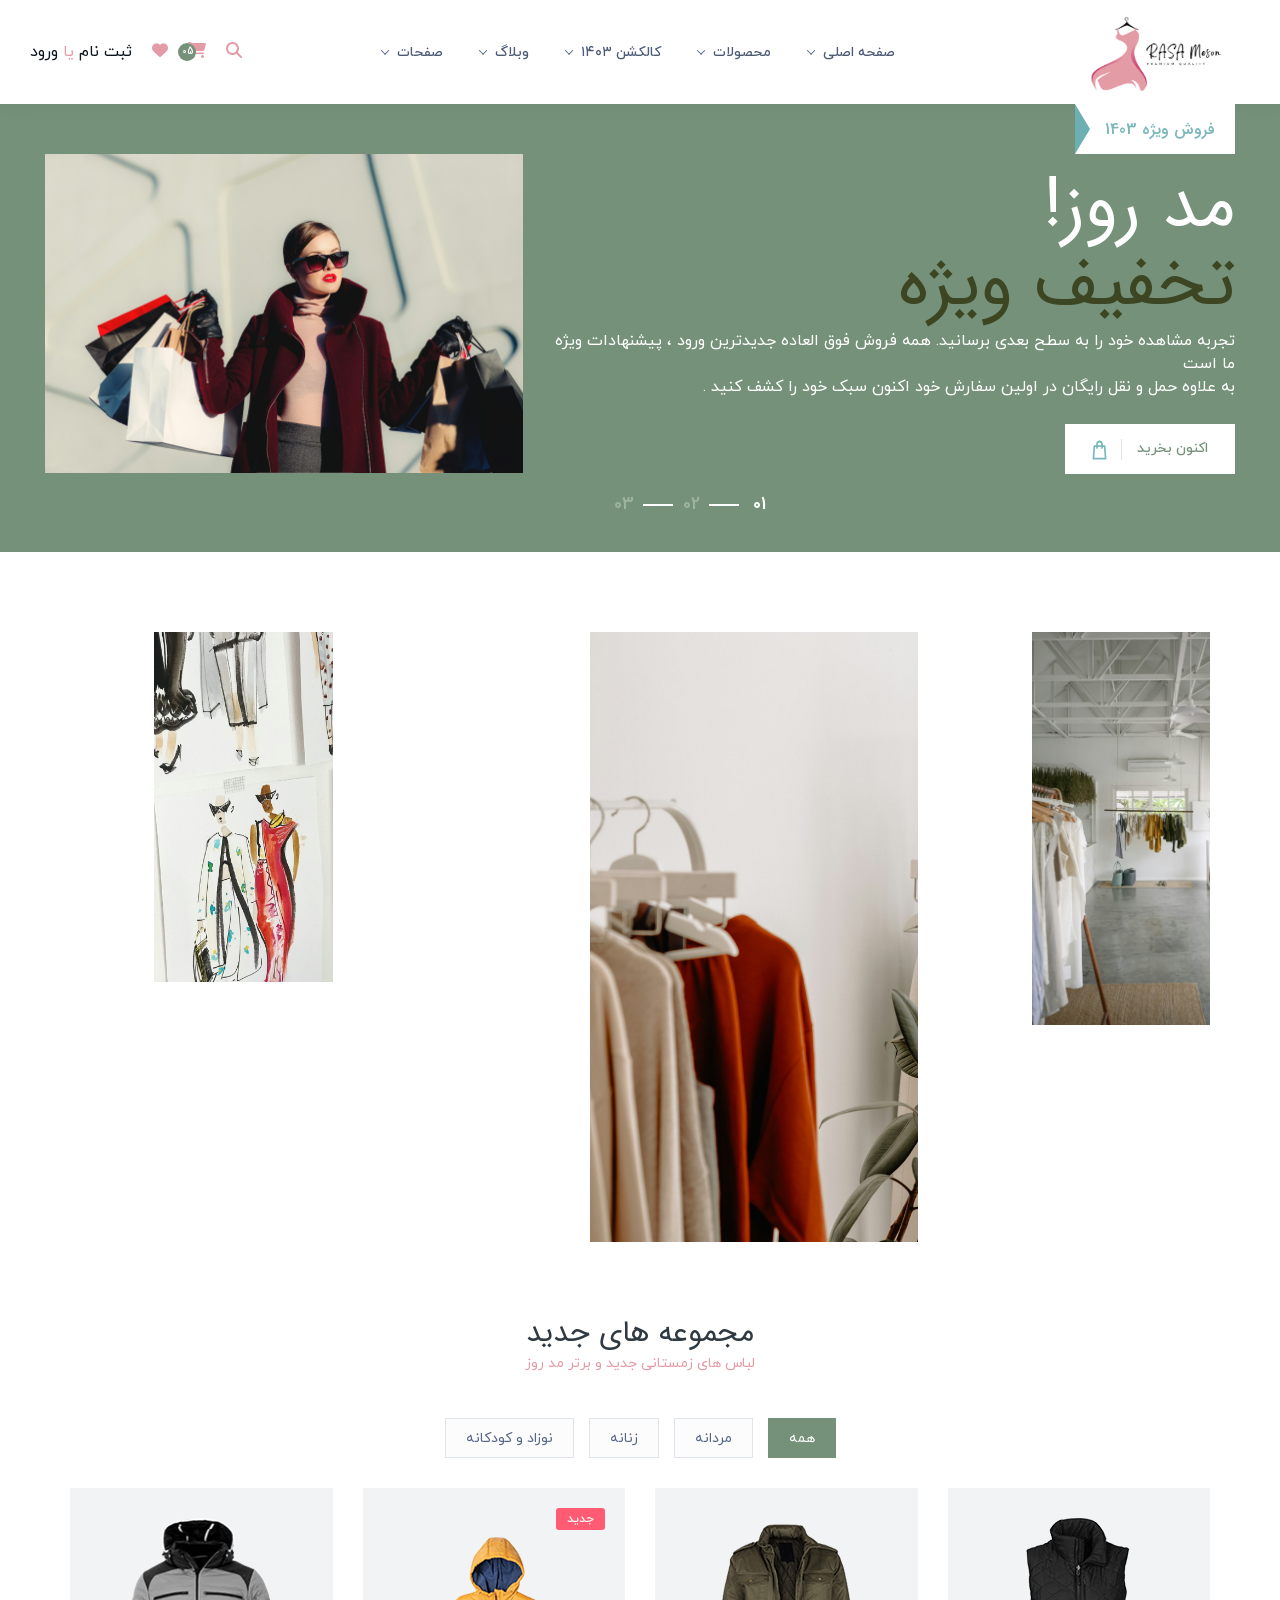
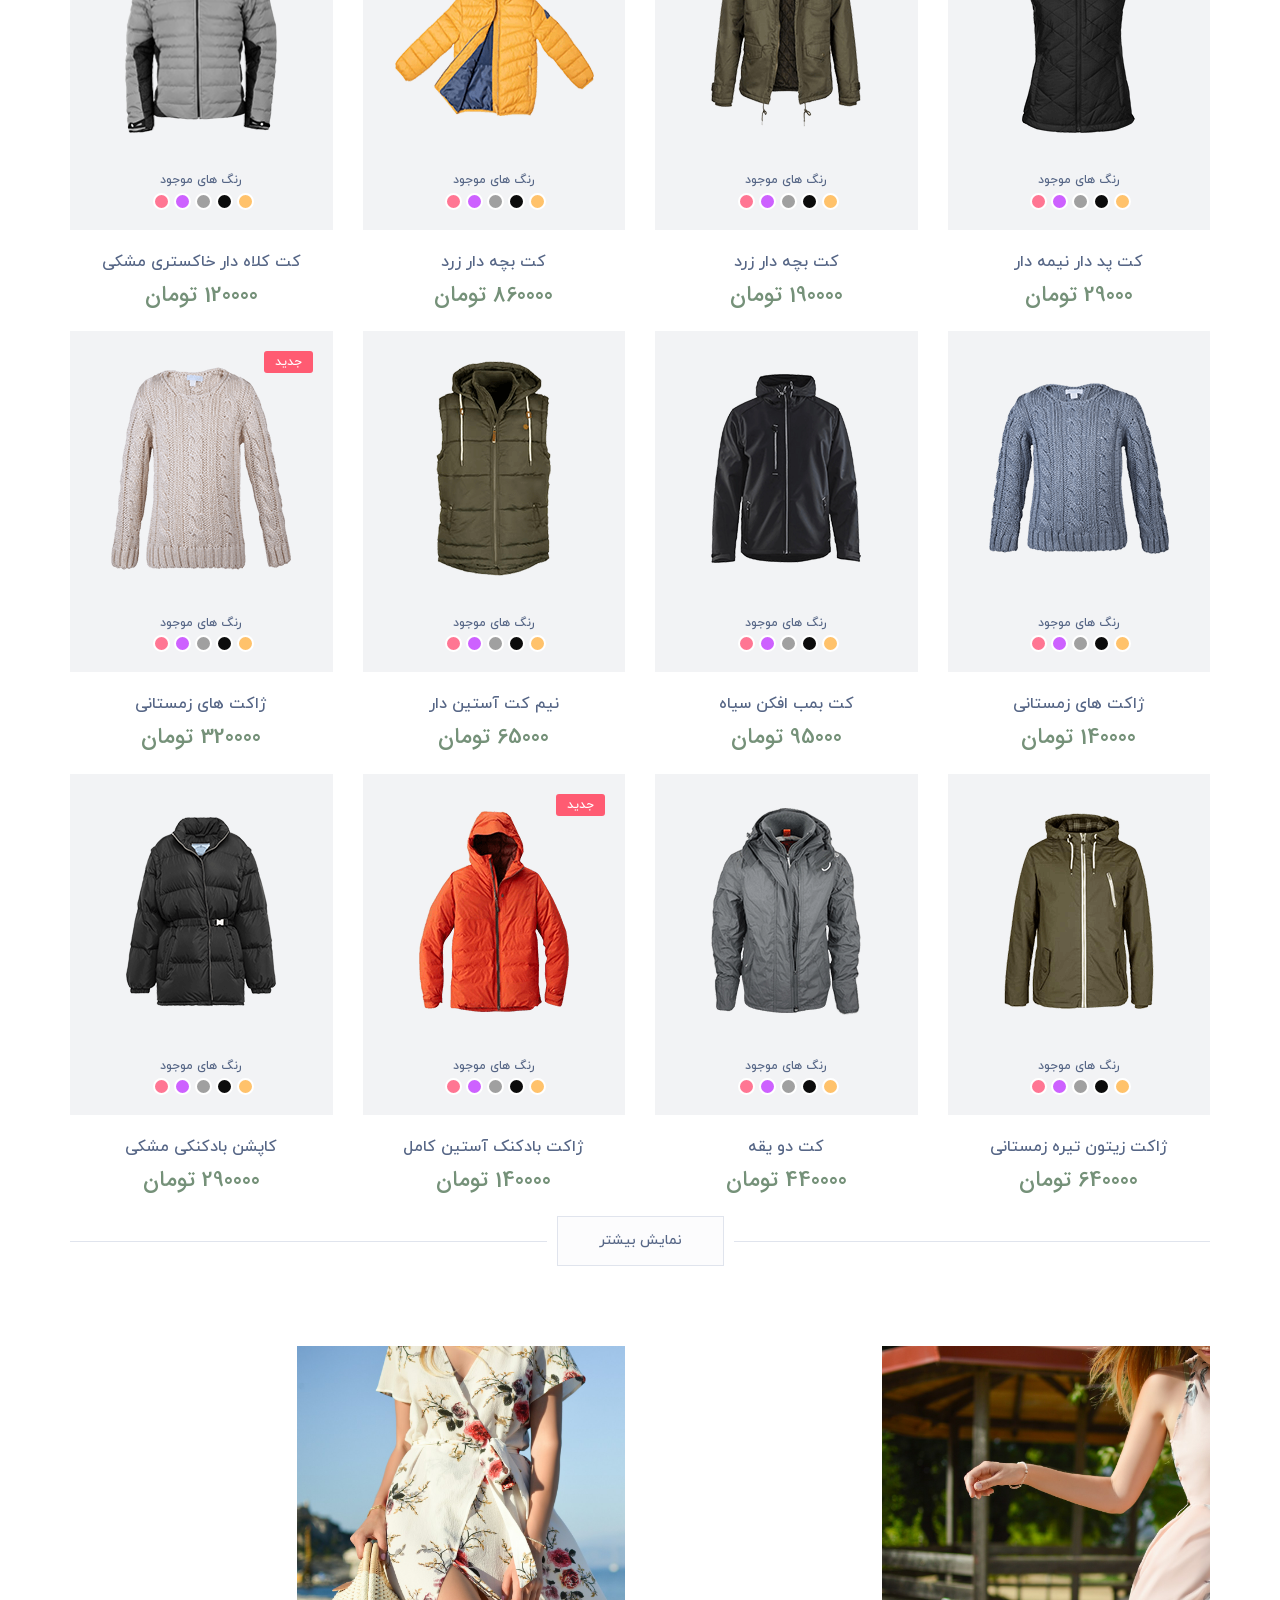
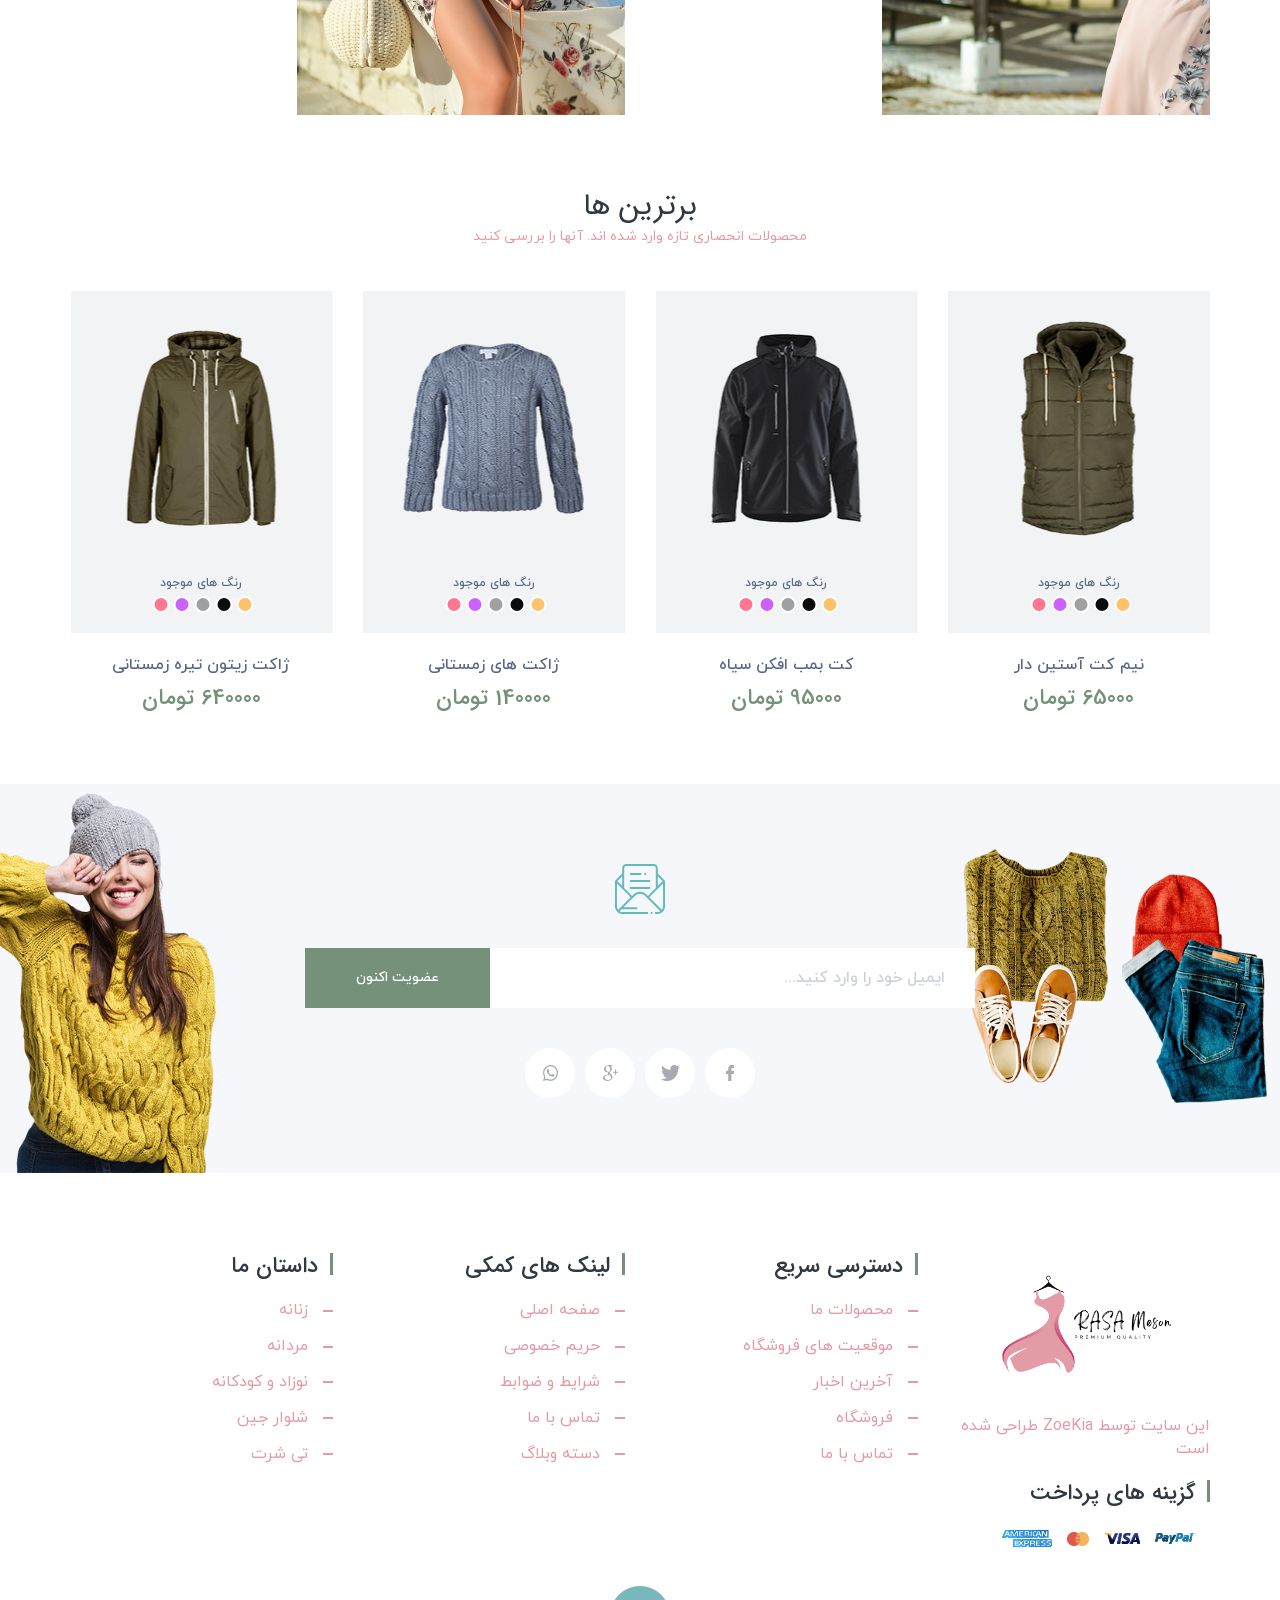
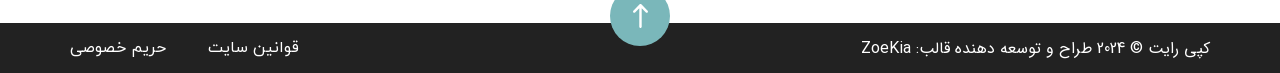
<file: index.html>
<!doctype html>
<!--[if IE 8]> <html lang="en" class="ie8 no-js"> <![endif]-->
<!--[if IE 9]> <html lang="en" class="ie9 no-js"> <![endif]-->
<!--[if !IE]><!-->
<html lang="en">
<!--<![endif]-->
<!-- Begin Head -->
  
<head>
    <meta charset="utf-8">
    <meta name="viewport" content="width=device-width, initial-scale=1, shrink-to-fit=no">
    <link rel="stylesheet" href="assets/css/bootstrap.min.css" >
    <link rel="stylesheet" href="assets/css/nice-select.css" >
    <link rel="stylesheet" href="assets/css/font.css" >
    <link rel="stylesheet" href="assets/css/swiper-bundle.min.css" >
    <link rel="stylesheet" href="assets/css/comman.css" >
    <link rel="stylesheet" href="https://cdnjs.cloudflare.com/ajax/libs/font-awesome/6.5.1/css/all.min.css" />
    <link rel="stylesheet" href="assets/css/style.css" >
    <!-- Favicon Link -->
    <link rel="shortcut icon" type="image/png" href="assets/img/logo/RASA-logo-copy.png">
    <title> Meson Rasa </title>
</head>
<body>
<!-- main-wrapper start -->
<div class="main-wrapper">
<!-- Preloader Box -->
<div class="preloader-wrapper preloader-active preloader-open">
    <div class="preloader-holder">
        <div class="preloader d-flex justify-content-center align-items-center h-100">
            <span></span>
            <span></span>
            <span></span>
        </div>
    </div>
</div>
    <!-- Search Box -->
<div class="search-main-wrap">
    <div class="search-inner">
        <a href="javascript:void(0);" class="c-search-close">
            <svg viewBox="0 0 413.348 413.348" xmlns="http://www.w3.org/2000/svg"><path d="m413.348 24.354-24.354-24.354-182.32 182.32-182.32-182.32-24.354 24.354 182.32 182.32-182.32 182.32 24.354 24.354 182.32-182.32 182.32 182.32 24.354-24.354-182.32-182.32z"/></svg>
        </a>
        <div class="search-box">
            <form>
                <input type="text" placeholder="جستجو کنید ..."/>
                <button type="submit">
                    <svg xmlns:xlink="http://www.w3.org/1999/xlink" width="17px" height="17px"><path fill-rule="evenodd" fill="rgb(255, 255, 255)" d="M16.337,15.218 C15.846,14.710 15.347,14.210 14.848,13.711 L12.326,11.190 C14.647,7.813 13.433,3.788 10.926,1.947 C8.249,-0.020 4.631,0.233 2.322,2.546 C0.010,4.862 -0.267,8.510 1.664,11.217 C2.621,12.558 4.223,13.526 5.949,13.805 C7.163,14.001 8.993,13.951 10.900,12.633 L10.981,12.724 C11.161,12.925 11.344,13.131 11.537,13.326 C12.605,14.410 13.674,15.490 14.755,16.559 C14.969,16.769 15.226,16.921 15.462,16.974 C15.534,16.991 15.604,16.999 15.674,16.999 C16.017,16.999 16.324,16.804 16.522,16.452 C16.757,16.034 16.690,15.583 16.337,15.218 ZM10.177,4.051 C11.029,4.910 11.496,6.055 11.495,7.273 C11.493,8.489 11.019,9.630 10.162,10.488 C9.308,11.344 8.173,11.815 6.967,11.815 C6.964,11.815 6.961,11.815 6.958,11.815 C5.751,11.813 4.610,11.331 3.748,10.457 C2.891,9.590 2.425,8.452 2.436,7.255 C2.457,4.709 4.449,2.717 6.972,2.717 C6.974,2.717 6.977,2.717 6.979,2.717 C8.189,2.718 9.325,3.192 10.177,4.051 Z"/></svg>
                </button>
            </form>
        </div>
    </div>
</div>
<!-- Header Start -->
<div class="header-main-wrapper header-style1">
    <div class="header-sticky-wrapper">
        <div class="hs-left">
            <div class="hs-left-logo">
                <a href="index.html"><img src="assets/img/logo/RASA-logo-copy.png" alt="logo" class="img-fluid" width="200"></a>
            </div>
        </div>
        <div class="hs-medium custom-scroll">
            <div class="nav-items main-menu-wraper">
                <ul class="menu-list d-xl-flex">
                    <li class="position-relative">
                        <a href="index.html" class="hs-mobile-logo">
                             <img src="assets/img/logo/RASA-logo-copy.png" alt="logo" class="img-fluid">
                        </a>
                        <p class="menu-btn c-toggle-btn sidebar-toggle">
                            <span></span>
                            <span></span>
                            <span></span>
                         </p>
                    </li>
                    <li class="position-relative main">
                        <a href="javascript:void(0);"> صفحه اصلی </a>
                    </li>
                    <li class="position-relative">
                        <a href="javascript:void(0);"> محصولات </a>
                        <div class="drop-menu normal-menu ">
                            <ul class="sub-menu">
                                <li >
                                    <a href="javascript:void(0);"> مجلسی</a>
                                        <ul class="sub-menu">
                                            <li ><a href="product_category.html">کت و شلوار مجلسی</a></li>
                                            <li><a href="product_category.html">لباس مجلسی</a></li>
                                            <li><a href="product_category.html">مانتو</a></li>
                                        </ul>
                                </li>
                            </ul>
                        </div>
                    </li>
                    <li class="position-relative">
                        <a href="javascript:void(0);"> کالکشن ۱۴۰۳ </a>
                        <div class="drop-menu normal-menu ">
                            <ul class="sub-menu">
                                <li>
                                    <a href="javascript:void(0);">اسپرت</a>
                                        <ul class="sub-menu">
                                            <li ><a href="product_category.html">تی شرت </a></li>
                                            <li><a href="product_category.html">پیراهن </a></li>
                                            <li><a href="product_category.html">شلوار </a></li>
                                            <li><a href="product_category.html">ژاکت </a></li>
                                            <li><a href="product_category.html">کت </a></li>                                        </ul>
                                </li>
                            </ul>
                        </div>
                    </li>
                    <li class="position-relative">
                        <a href="javascript:void(0);">وبلاگ </a>
                        <div class="drop-menu normal-menu">
                            <ul class="sub-menu">
                                <li><a href="blog_category.html">دسته بندی وبلاگ </a> </li>                                    
                                <li><a href="blog_single.html">تک نوشته </a> </li>                              
                            </ul>
                        </div>
                    </li>
                    <li class="position-relative">
                        <a href="javascript:void(0);">صفحات </a>
                        <div class="drop-menu normal-menu">
                            <ul class="sub-menu">
                                <li><a href="product_category_sidebar.html">فروشگاه </a> </li>                                    
                                <li><a href="cart.html">سبد خرید </a> </li>                                    
                                <li><a href="product_category.html">محصولات </a> </li>                                    
                                <li><a href="contact.html">تماس با ما </a> </li>                                 
                            </ul>
                        </div>
                    </li>
                </ul>
            </div>
        </div>
        <div class="hs-right">
            <div class="hs-search-cart ">
                <ul class="hs-search-cart-list">
                    <li>
                        <a href="javascript:void(0);" class="hs-search-btn c-search-btn">
                            <i class="fa-solid fa-magnifying-glass"></i>
                        </a>
                    </li>
                    <li class="hs-cart-box cmn-cart-tgl">
                        <a href="javascript:void(0);">
                            <div class="hs-cartbox-inner">
                                <i class="fa-solid fa-cart-shopping"></i>
                                <span class="hs-cart-circle">05</span>
                            </div>                                 
                            <span class="hs-cart-value"></span>
                        </a>
                    </li>
                    <li>
                        <a href="javascript:void(0);" class="menu-btn c-toggle-btn">
                            <span></span>
                            <span></span>
                            <span></span>
                        </a>
                    </li>
                    <li><a href="wishlist.html"><i class="fa-solid fa-heart"></i></a></li>
                    <li id="reg-or-log">
                        <a href="javascript:void(0);" data-toggle="modal" data-target="#register">ثبت نام </a> یا
                        <a href="javascript:void(0);" data-toggle="modal" data-target="#login">ورود </a>
                    </li>
                </ul>
            </div>
        </div>
        
    </div> 
    <div class="bg-overlay sidebar-overlay c-toggle-btn"></div>
</div> 
<!-- Banner Wrapper Start-->
<section class="e-banner-wrapper e-banner-cloth">
    <div class="e-banner-inwrap">
        <div class="swiper-container">
            <div class="swiper-wrapper">
            <div class="swiper-slide">
                <div class="e-inner-slide slide1">
                    <div class="container-fluid">
                        <div class="row">
                            <div class="col-xl-7 col-lg-6 col-md-12 col-sm-12 col-12 align-self-center">
                                <div class="e-banner-text">
                                    <h4 class="e-banner-subtitle e-bg-subtitle e-animation-right">فروش ویژه 1403</h4>
                                    <h2 class="e-banner-title e-animation-left"> مد روز! <br> <span>تخفیف ویژه</span></h2>
                                    <p class="e-banner-des e-animation-left">تجربه مشاهده خود را به سطح بعدی برسانید. همه فروش فوق العاده جدیدترین ورود ، پیشنهادات ویژه ما است <br>به علاوه حمل و نقل رایگان در اولین سفارش خود اکنون سبک خود را کشف کنید .</p>
                                    <div class="banner-btn-wrap e-animation-left"> 
                                        <a class="e-btn white banner-btn" href="product_category.html">اکنون بخرید 
                                            <span><svg xmlns:xlink="http://www.w3.org/1999/xlink" width="15px" height="20px"> <path fill-rule="evenodd" fill="rgb(122, 183, 186)" d="M14.465,18.485 L13.480,5.998 C13.441,5.519 13.082,5.159 12.643,5.159 L10.869,5.159 L10.869,4.371 C10.869,2.285 9.363,0.588 7.512,0.588 C5.663,0.588 4.157,2.285 4.157,4.371 L4.157,5.159 L2.381,5.159 C1.942,5.159 1.582,5.519 1.545,5.998 L0.555,18.542 C0.536,18.791 0.611,19.040 0.761,19.228 C0.920,19.426 1.150,19.539 1.391,19.539 L13.634,19.539 C14.097,19.539 14.474,19.128 14.474,18.622 C14.474,18.574 14.471,18.529 14.465,18.485 ZM2.306,17.703 L3.151,6.994 L4.157,6.994 L4.157,7.922 C4.157,8.428 4.534,8.840 4.996,8.840 C5.458,8.840 5.835,8.428 5.835,7.922 L5.835,6.994 L9.190,6.994 L9.190,7.922 C9.190,8.428 9.567,8.840 10.030,8.840 C10.492,8.840 10.869,8.428 10.869,7.922 L10.869,6.994 L11.874,6.994 L12.718,17.703 L2.306,17.703 ZM5.835,5.159 L5.835,4.371 C5.835,3.297 6.587,2.424 7.512,2.424 C8.438,2.424 9.190,3.297 9.190,4.371 L9.190,5.159 L5.835,5.159 Z"/> </svg></span>
                                        </a>   
                                    </div>             
                                </div>
                            </div>
                            <div class="col-xl-5 col-lg-6 order-lg-last col-md-12 order-first col-sm-12 col-12">
                                <div class="e-banner-img">
                                    <img src="assets/img/banner-1.jpg" alt="image" class="img-fluid">      
                                </div>
                            </div>                              
                        </div>
                    </div>                    
                </div>
            </div>            
            <div class="swiper-slide">
                <div class="e-inner-slide slide1">
                    <div class="container-fluid">
                        <div class="row">
                            <div class="col-xl-7 col-lg-6 col-md-12 col-sm-12 col-12 align-self-center">
                                <div class="e-banner-text">
                                    <h4 class="e-banner-subtitle e-bg-subtitle e-animation-right">فروش ویژه 1400</h4>
                                    <h2 class="e-banner-title e-animation-left">از روندهای زمستانی لذت ببرید <br> <span>فروش تا 80٪ تخفیف</span></h2>
                                    <p class="e-banner-des e-animation-left">تجربه مشاهده خود را به سطح بعدی برسانید. همه فروش فوق العاده جدیدترین ورود ، پیشنهادات ویژه ما است <br>به علاوه حمل و نقل رایگان در اولین سفارش خود اکنون سبک خود را کشف کنید .</p>
                                    <div class="banner-btn-wrap e-animation-left"> 
                                        <a class="e-btn white banner-btn" href="product_category.html">اکنون بخرید 
                                            <span><svg xmlns:xlink="http://www.w3.org/1999/xlink" width="15px" height="20px"> <path fill-rule="evenodd" fill="rgb(122, 183, 186)" d="M14.465,18.485 L13.480,5.998 C13.441,5.519 13.082,5.159 12.643,5.159 L10.869,5.159 L10.869,4.371 C10.869,2.285 9.363,0.588 7.512,0.588 C5.663,0.588 4.157,2.285 4.157,4.371 L4.157,5.159 L2.381,5.159 C1.942,5.159 1.582,5.519 1.545,5.998 L0.555,18.542 C0.536,18.791 0.611,19.040 0.761,19.228 C0.920,19.426 1.150,19.539 1.391,19.539 L13.634,19.539 C14.097,19.539 14.474,19.128 14.474,18.622 C14.474,18.574 14.471,18.529 14.465,18.485 ZM2.306,17.703 L3.151,6.994 L4.157,6.994 L4.157,7.922 C4.157,8.428 4.534,8.840 4.996,8.840 C5.458,8.840 5.835,8.428 5.835,7.922 L5.835,6.994 L9.190,6.994 L9.190,7.922 C9.190,8.428 9.567,8.840 10.030,8.840 C10.492,8.840 10.869,8.428 10.869,7.922 L10.869,6.994 L11.874,6.994 L12.718,17.703 L2.306,17.703 ZM5.835,5.159 L5.835,4.371 C5.835,3.297 6.587,2.424 7.512,2.424 C8.438,2.424 9.190,3.297 9.190,4.371 L9.190,5.159 L5.835,5.159 Z"/> </svg></span>
                                        </a>   
                                    </div>             
                                </div>
                            </div>
                            <div class="col-xl-5 col-lg-6 order-lg-last col-md-12 order-first col-sm-12 col-12">
                                <div class="e-banner-img">
                                    <img src="assets/img/banner-2.jpg" alt="image" class="img-fluid">      
                                </div>
                            </div>                              
                        </div>
                    </div>                    
                </div>
            </div>            
            <div class="swiper-slide">
                <div class="e-inner-slide slide1">
                    <div class="container-fluid">
                        <div class="row">
                            <div class="col-xl-7 col-lg-6 col-md-12 col-sm-12 col-12 align-self-center">
                                <div class="e-banner-text">
                                    <h4 class="e-banner-subtitle e-bg-subtitle e-animation-right">فروش ویژه 1400</h4>
                                    <h2 class="e-banner-title e-animation-left">فروش در تابستان تا ! <br> <span>بالای 70 درصد تخفیف ویژه</span></h2>
                                    <p class="e-banner-des e-animation-left">تجربه مشاهده خود را به سطح بعدی برسانید. همه فروش فوق العاده جدیدترین ورود ، پیشنهادات ویژه ما است <br>به علاوه حمل و نقل رایگان در اولین سفارش خود اکنون سبک خود را کشف کنید .</p>
                                    <div class="banner-btn-wrap e-animation-left"> 
                                        <a class="e-btn white banner-btn" href="product_category.html">اکنون بخرید 
                                            <span><svg xmlns:xlink="http://www.w3.org/1999/xlink" width="15px" height="20px"> <path fill-rule="evenodd" fill="rgb(122, 183, 186)" d="M14.465,18.485 L13.480,5.998 C13.441,5.519 13.082,5.159 12.643,5.159 L10.869,5.159 L10.869,4.371 C10.869,2.285 9.363,0.588 7.512,0.588 C5.663,0.588 4.157,2.285 4.157,4.371 L4.157,5.159 L2.381,5.159 C1.942,5.159 1.582,5.519 1.545,5.998 L0.555,18.542 C0.536,18.791 0.611,19.040 0.761,19.228 C0.920,19.426 1.150,19.539 1.391,19.539 L13.634,19.539 C14.097,19.539 14.474,19.128 14.474,18.622 C14.474,18.574 14.471,18.529 14.465,18.485 ZM2.306,17.703 L3.151,6.994 L4.157,6.994 L4.157,7.922 C4.157,8.428 4.534,8.840 4.996,8.840 C5.458,8.840 5.835,8.428 5.835,7.922 L5.835,6.994 L9.190,6.994 L9.190,7.922 C9.190,8.428 9.567,8.840 10.030,8.840 C10.492,8.840 10.869,8.428 10.869,7.922 L10.869,6.994 L11.874,6.994 L12.718,17.703 L2.306,17.703 ZM5.835,5.159 L5.835,4.371 C5.835,3.297 6.587,2.424 7.512,2.424 C8.438,2.424 9.190,3.297 9.190,4.371 L9.190,5.159 L5.835,5.159 Z"/> </svg></span>
                                        </a>   
                                    </div>             
                                </div>
                            </div>
                            <div class="col-xl-5 col-lg-6 order-lg-last col-md-12 order-first col-sm-12 col-12">
                                <div class="e-banner-img">
                                    <img src="assets/img/banner-3.jpg" alt="image" class="img-fluid">      
                                </div>
                            </div>                              
                        </div>
                    </div>                    
                </div>
            </div>            
            </div>
            <!-- Add Arrows -->
            <div class="swiper-button-next e-swiper-next">
                <span>
                    <svg xmlns:xlink="http://www.w3.org/1999/xlink" width="8px" height="16px"><path fill-rule="evenodd" fill="rgb(122, 183, 186)" d="M1.723,15.744 C1.583,15.909 1.396,15.999 1.196,15.999 C0.997,15.999 0.810,15.909 0.670,15.744 L0.223,15.219 C-0.067,14.877 -0.067,14.323 0.223,13.982 L5.312,8.003 L0.218,2.017 C0.078,1.852 0.000,1.632 0.000,1.398 C0.000,1.163 0.078,0.944 0.218,0.779 L0.664,0.255 C0.804,0.090 0.991,-0.001 1.191,-0.001 C1.390,-0.001 1.577,0.090 1.718,0.255 L7.783,7.381 C7.924,7.547 8.001,7.768 8.000,8.002 C8.001,8.238 7.924,8.458 7.783,8.624 L1.723,15.744 Z"/></svg>
                   
                </span>
            </div>
            <div class="swiper-button-prev e-swiper-pre">
                <svg xmlns:xlink="http://www.w3.org/1999/xlink" width="8px" height="16px"><path fill-rule="evenodd" fill="rgb(122, 183, 186)" d="M6.277,15.744 C6.417,15.909 6.604,15.999 6.803,15.999 C7.003,15.999 7.190,15.909 7.330,15.744 L7.776,15.219 C8.067,14.877 8.067,14.323 7.776,13.982 L2.688,8.003 L7.782,2.017 C7.922,1.852 8.000,1.632 8.000,1.398 C8.000,1.163 7.922,0.944 7.782,0.779 L7.336,0.255 C7.195,0.090 7.008,-0.001 6.809,-0.001 C6.610,-0.001 6.422,0.090 6.282,0.255 L0.217,7.381 C0.076,7.547 -0.001,7.768 -0.000,8.002 C-0.001,8.238 0.076,8.458 0.217,8.624 L6.277,15.744 Z"/></svg>
            </div>
             <!-- Add Pagination -->
             <div class="swiper-pagination"></div>           
        </div>

    </div>   
</section>   
<!-- Top ads Wrapper Start-->
<div class="e-topads-wrappper e-topads-cloth">
    <div class="container">
        <div class="row">
            <div class="col-sm-3 col-12">
                <div class="e-topads-inner e-cads-inner">
                    <a href="product_category_sidebar.html"><img src="assets/img/banner-4.jpg" alt="image" class="img-fluid"></a>
                </div>
            </div>
            <div class="col-sm-6 col-12">
                <div class="e-topads-inner e-cads-inner">
                    <a href="product_category_sidebar.html"><img src="assets/img/banner-5 copy.jpg" alt="image" class="img-fluid"></a>
                </div>
            </div>
            <div class="col-sm-3 col-12">
                <div class="e-topads-inner e-cads-inner">
                    <a href="product_category_sidebar.html"><img src="assets/img/banner-6.jpg" alt="image" class="img-fluid"></a>
                </div>
            </div>
        </div>
    </div>
</div>
<!-- مجموعه جدید  start -->
<section class="e-newarivles-wrap e-newarivles-cloth">
    <div class="container">
        <div class="row">
            <div class="col-12">
                <div class="e-heading-wrap mb-38 text-center">
                    <h2 class="e-heading-title">مجموعه های جدید </h2>
                    <p class="e-heading-subtitle">لباس های زمستانی جدید و برتر مد روز</p>
                </div>
            </div>
        </div>
        <div class="row">
            <div class="col-12">
                <div class="e-gallery new-arrivals-galry text-center">
                    <div class="gallery-nav">
                        <ul>
                            <li><a data-filter="*" class="gallery-active">همه </a></li>
                            <li><a data-filter=".mens">مردانه </a></li>
                            <li><a data-filter=".womens">زنانه </a></li>
                            <li><a data-filter=".baby">نوزاد و کودکانه </a></li>
                        </ul>
                    </div>
                    <div class="gallery-container">
                        <div class="gallery-grid">
                            <div class="grid-item womens mens">
                                <div class="na-inner-grid c-product-box">
                                    <div class="na-top-sec text-center">
                                        <div class="na-imgbox">
                                            <div class="na-mainimg">
                                                <img src="assets/images/index1/new_arrivals/01.png" alt="product-img" class="img-fluid">
                                            </div>                                        
                                            <div class="na-overlay-img">
                                                <img src="assets/images/index1/new_arrivals/11.png" alt="product-img" class="img-fluid">
                                            </div>
                                        </div>
                                        <div class="na-color-details">
                                            <h2 class="na-color-title">رنگ های موجود </h2>
                                            <ul class="na-color-skin">
                                                <li></li>
                                                <li></li>
                                                <li></li>
                                                <li></li>
                                                <li></li>
                                            </ul>
                                        </div>
                                        <ul class="na-hover-content na-vartical-hover">
                                            <li><a href="wishlist.html"><span><svg xmlns:xlink="http://www.w3.org/1999/xlink" width="16px" height="15px"><path fill-rule="evenodd" fill="rgb(242, 243, 245)" d="M14.692,1.994 C13.881,1.077 12.769,0.571 11.560,0.571 C10.652,0.571 9.819,0.871 9.087,1.461 C8.846,1.656 8.618,1.882 8.406,2.135 C8.198,1.884 7.968,1.658 7.725,1.461 C6.994,0.871 6.161,0.571 5.253,0.571 C4.044,0.571 2.932,1.077 2.121,1.994 C1.329,2.891 0.892,4.113 0.892,5.433 C0.892,6.786 1.368,8.018 2.392,9.308 C3.276,10.421 4.528,11.534 5.988,12.834 C6.452,13.246 7.027,13.759 7.610,14.290 C7.830,14.491 8.113,14.602 8.406,14.602 C8.700,14.602 8.983,14.491 9.202,14.290 C9.788,13.756 10.364,13.244 10.828,12.831 C12.279,11.540 13.532,10.426 14.420,9.308 C15.444,8.018 15.921,6.787 15.921,5.433 C15.921,4.113 15.484,2.891 14.692,1.994 ZM5.253,2.201 C5.803,2.201 6.310,2.385 6.760,2.747 C7.173,3.082 7.464,3.509 7.636,3.809 C7.799,4.094 8.087,4.264 8.406,4.264 C8.725,4.264 9.014,4.094 9.177,3.809 C9.348,3.510 9.638,3.083 10.053,2.747 C10.502,2.385 11.009,2.201 11.560,2.201 C12.322,2.201 13.023,2.518 13.532,3.095 C14.059,3.691 14.348,4.521 14.348,5.433 C14.348,6.401 13.996,7.277 13.207,8.272 C12.410,9.275 11.207,10.345 9.804,11.594 L9.776,11.619 C9.401,11.952 8.914,12.386 8.405,12.845 C7.915,12.400 7.445,11.982 7.005,11.591 C5.610,10.349 4.405,9.277 3.606,8.272 C2.817,7.277 2.464,6.401 2.464,5.433 C2.464,4.521 2.754,3.691 3.281,3.095 C3.790,2.518 4.490,2.201 5.253,2.201 Z"/></svg></span></a></li>
                                            <li><a href="cart.html"><span><svg xmlns:xlink="http://www.w3.org/1999/xlink" width="16px" height="17px"><path fill-rule="evenodd" fill="rgb(255, 255, 255)" d="M15.021,2.851 C14.062,4.907 13.088,6.956 12.135,9.016 C11.930,9.458 11.634,9.640 11.181,9.638 C9.373,9.629 7.565,9.635 5.757,9.637 C5.596,9.637 5.434,9.629 5.275,9.650 C4.902,9.700 4.643,10.009 4.629,10.400 C4.615,10.804 4.874,11.151 5.255,11.214 C5.412,11.241 5.575,11.236 5.735,11.236 C8.012,11.238 10.289,11.237 12.566,11.238 C13.280,11.238 13.632,11.507 13.625,12.038 C13.617,12.573 13.269,12.832 12.558,12.832 C11.379,12.832 10.200,12.832 9.022,12.832 C9.022,12.832 9.022,12.831 9.022,12.831 C7.843,12.831 6.664,12.832 5.486,12.830 C4.381,12.829 3.531,12.194 3.224,11.143 C2.919,10.097 3.284,9.038 4.194,8.393 C4.374,8.265 4.406,8.164 4.343,7.947 C3.774,5.956 3.213,3.963 2.663,1.967 C2.594,1.713 2.490,1.621 2.246,1.631 C1.818,1.650 1.389,1.648 0.961,1.638 C0.441,1.626 0.115,1.295 0.126,0.812 C0.136,0.345 0.452,0.043 0.961,0.036 C1.631,0.028 2.301,0.028 2.970,0.035 C3.519,0.041 3.740,0.225 3.899,0.784 C4.142,1.636 4.142,1.637 4.990,1.637 C7.990,1.636 10.990,1.635 13.991,1.634 C14.124,1.634 14.259,1.631 14.392,1.645 C15.007,1.711 15.298,2.256 15.021,2.851 ZM4.588,3.243 C5.025,4.809 5.443,6.326 5.885,7.835 C5.914,7.933 6.128,8.024 6.256,8.025 C7.690,8.038 9.123,8.024 10.557,8.040 C10.825,8.043 10.960,7.952 11.076,7.699 C11.687,6.366 12.316,5.043 12.937,3.715 C13.004,3.571 13.063,3.422 13.140,3.243 C10.265,3.243 7.454,3.243 4.588,3.243 ZM6.878,14.440 C7.286,14.442 7.619,14.795 7.621,15.226 C7.622,15.658 7.295,16.018 6.891,16.029 C6.458,16.041 6.129,15.689 6.136,15.221 C6.142,14.771 6.458,14.438 6.878,14.440 ZM11.374,14.437 C11.778,14.438 12.117,14.792 12.123,15.222 C12.130,15.668 11.777,16.040 11.357,16.029 C10.943,16.018 10.631,15.670 10.634,15.223 C10.636,14.779 10.959,14.436 11.374,14.437 Z"/></svg></span></a></li>
                                            <li><a href="product_details.html"><span><svg xmlns:xlink="http://www.w3.org/1999/xlink" width="15px" height="16px"><path fill-rule="evenodd" fill="rgb(255, 255, 255)" d="M14.100,13.964 C13.679,13.500 13.249,13.043 12.820,12.586 L10.652,10.282 C12.647,7.194 11.603,3.514 9.448,1.831 C7.146,0.033 4.034,0.263 2.049,2.378 C0.061,4.497 -0.177,7.831 1.484,10.306 C2.306,11.533 3.683,12.418 5.168,12.673 C6.212,12.851 7.786,12.806 9.425,11.601 L9.495,11.684 C9.649,11.868 9.807,12.056 9.973,12.235 C10.891,13.225 11.810,14.213 12.740,15.191 C12.924,15.383 13.145,15.522 13.348,15.571 C13.410,15.585 13.470,15.593 13.530,15.593 C13.825,15.593 14.089,15.415 14.259,15.093 C14.462,14.710 14.404,14.298 14.100,13.964 ZM8.803,3.755 C9.536,4.540 9.938,5.586 9.936,6.701 C9.935,7.812 9.528,8.855 8.791,9.640 C8.056,10.422 7.080,10.853 6.043,10.853 C6.041,10.853 6.038,10.853 6.036,10.853 C4.997,10.851 4.017,10.410 3.275,9.611 C2.539,8.819 2.138,7.779 2.147,6.684 C2.165,4.356 3.878,2.535 6.048,2.535 C6.049,2.535 6.052,2.535 6.053,2.535 C7.094,2.536 8.071,2.969 8.803,3.755 Z"/></svg></span></a></li> 
                                            
                                        </ul>
                                    </div>
                                    <div class="na-top-heading text-center">
                                        <a href="product_details.html" class="na-name">کت کلاه دار خاکستری مشکی</a>
                                        <h2 class="na-price">120000 تومان</h2>
                                    </div>
                                </div>                                	
                            </div>  
                            <div class="grid-item mens baby womens">
                                <div class="na-inner-grid c-product-box">
                                    <div class="na-top-sec text-center">
                                        <div class="na-imgbox">
                                            <div class="na-mainimg">
                                                <img src="assets/images/index1/new_arrivals/02.png" alt="product-img" class="img-fluid">
                                            </div>                                        
                                            <div class="na-overlay-img">
                                                <img src="assets/images/index1/new_arrivals/10.png" alt="product-img" class="img-fluid">
                                            </div>
                                        </div>
                                        <div class="na-color-details">
                                            <h2 class="na-color-title">رنگ های موجود </h2>
                                            <ul class="na-color-skin">
                                                <li></li>
                                                <li></li>
                                                <li></li>
                                                <li></li>
                                                <li></li>
                                            </ul>
                                        </div>
                                        <ul class="na-hover-content na-vartical-hover">
                                            <li><a href="wishlist.html"><span><svg xmlns:xlink="http://www.w3.org/1999/xlink" width="16px" height="15px"><path fill-rule="evenodd" fill="rgb(242, 243, 245)" d="M14.692,1.994 C13.881,1.077 12.769,0.571 11.560,0.571 C10.652,0.571 9.819,0.871 9.087,1.461 C8.846,1.656 8.618,1.882 8.406,2.135 C8.198,1.884 7.968,1.658 7.725,1.461 C6.994,0.871 6.161,0.571 5.253,0.571 C4.044,0.571 2.932,1.077 2.121,1.994 C1.329,2.891 0.892,4.113 0.892,5.433 C0.892,6.786 1.368,8.018 2.392,9.308 C3.276,10.421 4.528,11.534 5.988,12.834 C6.452,13.246 7.027,13.759 7.610,14.290 C7.830,14.491 8.113,14.602 8.406,14.602 C8.700,14.602 8.983,14.491 9.202,14.290 C9.788,13.756 10.364,13.244 10.828,12.831 C12.279,11.540 13.532,10.426 14.420,9.308 C15.444,8.018 15.921,6.787 15.921,5.433 C15.921,4.113 15.484,2.891 14.692,1.994 ZM5.253,2.201 C5.803,2.201 6.310,2.385 6.760,2.747 C7.173,3.082 7.464,3.509 7.636,3.809 C7.799,4.094 8.087,4.264 8.406,4.264 C8.725,4.264 9.014,4.094 9.177,3.809 C9.348,3.510 9.638,3.083 10.053,2.747 C10.502,2.385 11.009,2.201 11.560,2.201 C12.322,2.201 13.023,2.518 13.532,3.095 C14.059,3.691 14.348,4.521 14.348,5.433 C14.348,6.401 13.996,7.277 13.207,8.272 C12.410,9.275 11.207,10.345 9.804,11.594 L9.776,11.619 C9.401,11.952 8.914,12.386 8.405,12.845 C7.915,12.400 7.445,11.982 7.005,11.591 C5.610,10.349 4.405,9.277 3.606,8.272 C2.817,7.277 2.464,6.401 2.464,5.433 C2.464,4.521 2.754,3.691 3.281,3.095 C3.790,2.518 4.490,2.201 5.253,2.201 Z"/></svg></span></a></li>
                                            <li><a href="cart.html"><span><svg xmlns:xlink="http://www.w3.org/1999/xlink" width="16px" height="17px"><path fill-rule="evenodd" fill="rgb(255, 255, 255)" d="M15.021,2.851 C14.062,4.907 13.088,6.956 12.135,9.016 C11.930,9.458 11.634,9.640 11.181,9.638 C9.373,9.629 7.565,9.635 5.757,9.637 C5.596,9.637 5.434,9.629 5.275,9.650 C4.902,9.700 4.643,10.009 4.629,10.400 C4.615,10.804 4.874,11.151 5.255,11.214 C5.412,11.241 5.575,11.236 5.735,11.236 C8.012,11.238 10.289,11.237 12.566,11.238 C13.280,11.238 13.632,11.507 13.625,12.038 C13.617,12.573 13.269,12.832 12.558,12.832 C11.379,12.832 10.200,12.832 9.022,12.832 C9.022,12.832 9.022,12.831 9.022,12.831 C7.843,12.831 6.664,12.832 5.486,12.830 C4.381,12.829 3.531,12.194 3.224,11.143 C2.919,10.097 3.284,9.038 4.194,8.393 C4.374,8.265 4.406,8.164 4.343,7.947 C3.774,5.956 3.213,3.963 2.663,1.967 C2.594,1.713 2.490,1.621 2.246,1.631 C1.818,1.650 1.389,1.648 0.961,1.638 C0.441,1.626 0.115,1.295 0.126,0.812 C0.136,0.345 0.452,0.043 0.961,0.036 C1.631,0.028 2.301,0.028 2.970,0.035 C3.519,0.041 3.740,0.225 3.899,0.784 C4.142,1.636 4.142,1.637 4.990,1.637 C7.990,1.636 10.990,1.635 13.991,1.634 C14.124,1.634 14.259,1.631 14.392,1.645 C15.007,1.711 15.298,2.256 15.021,2.851 ZM4.588,3.243 C5.025,4.809 5.443,6.326 5.885,7.835 C5.914,7.933 6.128,8.024 6.256,8.025 C7.690,8.038 9.123,8.024 10.557,8.040 C10.825,8.043 10.960,7.952 11.076,7.699 C11.687,6.366 12.316,5.043 12.937,3.715 C13.004,3.571 13.063,3.422 13.140,3.243 C10.265,3.243 7.454,3.243 4.588,3.243 ZM6.878,14.440 C7.286,14.442 7.619,14.795 7.621,15.226 C7.622,15.658 7.295,16.018 6.891,16.029 C6.458,16.041 6.129,15.689 6.136,15.221 C6.142,14.771 6.458,14.438 6.878,14.440 ZM11.374,14.437 C11.778,14.438 12.117,14.792 12.123,15.222 C12.130,15.668 11.777,16.040 11.357,16.029 C10.943,16.018 10.631,15.670 10.634,15.223 C10.636,14.779 10.959,14.436 11.374,14.437 Z"/></svg></span></a></li>
                                            <li><a href="product_details.html"><span><svg xmlns:xlink="http://www.w3.org/1999/xlink" width="15px" height="16px"><path fill-rule="evenodd" fill="rgb(255, 255, 255)" d="M14.100,13.964 C13.679,13.500 13.249,13.043 12.820,12.586 L10.652,10.282 C12.647,7.194 11.603,3.514 9.448,1.831 C7.146,0.033 4.034,0.263 2.049,2.378 C0.061,4.497 -0.177,7.831 1.484,10.306 C2.306,11.533 3.683,12.418 5.168,12.673 C6.212,12.851 7.786,12.806 9.425,11.601 L9.495,11.684 C9.649,11.868 9.807,12.056 9.973,12.235 C10.891,13.225 11.810,14.213 12.740,15.191 C12.924,15.383 13.145,15.522 13.348,15.571 C13.410,15.585 13.470,15.593 13.530,15.593 C13.825,15.593 14.089,15.415 14.259,15.093 C14.462,14.710 14.404,14.298 14.100,13.964 ZM8.803,3.755 C9.536,4.540 9.938,5.586 9.936,6.701 C9.935,7.812 9.528,8.855 8.791,9.640 C8.056,10.422 7.080,10.853 6.043,10.853 C6.041,10.853 6.038,10.853 6.036,10.853 C4.997,10.851 4.017,10.410 3.275,9.611 C2.539,8.819 2.138,7.779 2.147,6.684 C2.165,4.356 3.878,2.535 6.048,2.535 C6.049,2.535 6.052,2.535 6.053,2.535 C7.094,2.536 8.071,2.969 8.803,3.755 Z"/></svg></span></a></li>                                            
                                        </ul>
                                        <span class="new-tag">جدید </span>
                                    </div>
                                    <div class="na-top-heading text-center">
                                        <a href="product_details.html" class="na-name">کت بچه دار زرد</a>
                                        <h2 class="na-price">860000 تومان</h2>
                                    </div>
                                </div>                                	
                            </div> 
                            <div class="grid-item womens baby mens">
                                <div class="na-inner-grid c-product-box">
                                    <div class="na-top-sec text-center">
                                        <div class="na-imgbox">
                                            <div class="na-mainimg">
                                                <img src="assets/images/index1/new_arrivals/03.png" alt="product-img" class="img-fluid">
                                            </div>                                        
                                            <div class="na-overlay-img">
                                                <img src="assets/images/index1/new_arrivals/12.png" alt="product-img" class="img-fluid">
                                            </div>
                                        </div>
                                        <div class="na-color-details">
                                            <h2 class="na-color-title">رنگ های موجود </h2>
                                            <ul class="na-color-skin">
                                                <li></li>
                                                <li></li>
                                                <li></li>
                                                <li></li>
                                                <li></li>
                                            </ul>
                                        </div>
                                        <ul class="na-hover-content na-vartical-hover">
                                            <li><a href="wishlist.html"><span><svg xmlns:xlink="http://www.w3.org/1999/xlink" width="16px" height="15px"><path fill-rule="evenodd" fill="rgb(242, 243, 245)" d="M14.692,1.994 C13.881,1.077 12.769,0.571 11.560,0.571 C10.652,0.571 9.819,0.871 9.087,1.461 C8.846,1.656 8.618,1.882 8.406,2.135 C8.198,1.884 7.968,1.658 7.725,1.461 C6.994,0.871 6.161,0.571 5.253,0.571 C4.044,0.571 2.932,1.077 2.121,1.994 C1.329,2.891 0.892,4.113 0.892,5.433 C0.892,6.786 1.368,8.018 2.392,9.308 C3.276,10.421 4.528,11.534 5.988,12.834 C6.452,13.246 7.027,13.759 7.610,14.290 C7.830,14.491 8.113,14.602 8.406,14.602 C8.700,14.602 8.983,14.491 9.202,14.290 C9.788,13.756 10.364,13.244 10.828,12.831 C12.279,11.540 13.532,10.426 14.420,9.308 C15.444,8.018 15.921,6.787 15.921,5.433 C15.921,4.113 15.484,2.891 14.692,1.994 ZM5.253,2.201 C5.803,2.201 6.310,2.385 6.760,2.747 C7.173,3.082 7.464,3.509 7.636,3.809 C7.799,4.094 8.087,4.264 8.406,4.264 C8.725,4.264 9.014,4.094 9.177,3.809 C9.348,3.510 9.638,3.083 10.053,2.747 C10.502,2.385 11.009,2.201 11.560,2.201 C12.322,2.201 13.023,2.518 13.532,3.095 C14.059,3.691 14.348,4.521 14.348,5.433 C14.348,6.401 13.996,7.277 13.207,8.272 C12.410,9.275 11.207,10.345 9.804,11.594 L9.776,11.619 C9.401,11.952 8.914,12.386 8.405,12.845 C7.915,12.400 7.445,11.982 7.005,11.591 C5.610,10.349 4.405,9.277 3.606,8.272 C2.817,7.277 2.464,6.401 2.464,5.433 C2.464,4.521 2.754,3.691 3.281,3.095 C3.790,2.518 4.490,2.201 5.253,2.201 Z"/></svg></span></a></li>
                                            <li><a href="cart.html"><span><svg xmlns:xlink="http://www.w3.org/1999/xlink" width="16px" height="17px"><path fill-rule="evenodd" fill="rgb(255, 255, 255)" d="M15.021,2.851 C14.062,4.907 13.088,6.956 12.135,9.016 C11.930,9.458 11.634,9.640 11.181,9.638 C9.373,9.629 7.565,9.635 5.757,9.637 C5.596,9.637 5.434,9.629 5.275,9.650 C4.902,9.700 4.643,10.009 4.629,10.400 C4.615,10.804 4.874,11.151 5.255,11.214 C5.412,11.241 5.575,11.236 5.735,11.236 C8.012,11.238 10.289,11.237 12.566,11.238 C13.280,11.238 13.632,11.507 13.625,12.038 C13.617,12.573 13.269,12.832 12.558,12.832 C11.379,12.832 10.200,12.832 9.022,12.832 C9.022,12.832 9.022,12.831 9.022,12.831 C7.843,12.831 6.664,12.832 5.486,12.830 C4.381,12.829 3.531,12.194 3.224,11.143 C2.919,10.097 3.284,9.038 4.194,8.393 C4.374,8.265 4.406,8.164 4.343,7.947 C3.774,5.956 3.213,3.963 2.663,1.967 C2.594,1.713 2.490,1.621 2.246,1.631 C1.818,1.650 1.389,1.648 0.961,1.638 C0.441,1.626 0.115,1.295 0.126,0.812 C0.136,0.345 0.452,0.043 0.961,0.036 C1.631,0.028 2.301,0.028 2.970,0.035 C3.519,0.041 3.740,0.225 3.899,0.784 C4.142,1.636 4.142,1.637 4.990,1.637 C7.990,1.636 10.990,1.635 13.991,1.634 C14.124,1.634 14.259,1.631 14.392,1.645 C15.007,1.711 15.298,2.256 15.021,2.851 ZM4.588,3.243 C5.025,4.809 5.443,6.326 5.885,7.835 C5.914,7.933 6.128,8.024 6.256,8.025 C7.690,8.038 9.123,8.024 10.557,8.040 C10.825,8.043 10.960,7.952 11.076,7.699 C11.687,6.366 12.316,5.043 12.937,3.715 C13.004,3.571 13.063,3.422 13.140,3.243 C10.265,3.243 7.454,3.243 4.588,3.243 ZM6.878,14.440 C7.286,14.442 7.619,14.795 7.621,15.226 C7.622,15.658 7.295,16.018 6.891,16.029 C6.458,16.041 6.129,15.689 6.136,15.221 C6.142,14.771 6.458,14.438 6.878,14.440 ZM11.374,14.437 C11.778,14.438 12.117,14.792 12.123,15.222 C12.130,15.668 11.777,16.040 11.357,16.029 C10.943,16.018 10.631,15.670 10.634,15.223 C10.636,14.779 10.959,14.436 11.374,14.437 Z"/></svg></span></a></li>
                                            <li><a href="product_details.html"><span><svg xmlns:xlink="http://www.w3.org/1999/xlink" width="15px" height="16px"><path fill-rule="evenodd" fill="rgb(255, 255, 255)" d="M14.100,13.964 C13.679,13.500 13.249,13.043 12.820,12.586 L10.652,10.282 C12.647,7.194 11.603,3.514 9.448,1.831 C7.146,0.033 4.034,0.263 2.049,2.378 C0.061,4.497 -0.177,7.831 1.484,10.306 C2.306,11.533 3.683,12.418 5.168,12.673 C6.212,12.851 7.786,12.806 9.425,11.601 L9.495,11.684 C9.649,11.868 9.807,12.056 9.973,12.235 C10.891,13.225 11.810,14.213 12.740,15.191 C12.924,15.383 13.145,15.522 13.348,15.571 C13.410,15.585 13.470,15.593 13.530,15.593 C13.825,15.593 14.089,15.415 14.259,15.093 C14.462,14.710 14.404,14.298 14.100,13.964 ZM8.803,3.755 C9.536,4.540 9.938,5.586 9.936,6.701 C9.935,7.812 9.528,8.855 8.791,9.640 C8.056,10.422 7.080,10.853 6.043,10.853 C6.041,10.853 6.038,10.853 6.036,10.853 C4.997,10.851 4.017,10.410 3.275,9.611 C2.539,8.819 2.138,7.779 2.147,6.684 C2.165,4.356 3.878,2.535 6.048,2.535 C6.049,2.535 6.052,2.535 6.053,2.535 C7.094,2.536 8.071,2.969 8.803,3.755 Z"/></svg></span></a></li>                                            
                                        </ul>
                                    </div>
                                    <div class="na-top-heading text-center">
                                        <a href="product_details.html" class="na-name">کت بچه دار زرد</a>
                                        <h2 class="na-price">190000 تومان</h2>
                                    </div>
                                </div>                                	
                            </div> 
                            <div class="grid-item womens">
                                <div class="na-inner-grid c-product-box">
                                    <div class="na-top-sec text-center">
                                        <div class="na-imgbox">
                                            <div class="na-mainimg">
                                                <img src="assets/images/index1/new_arrivals/04.png" alt="product-img" class="img-fluid">
                                            </div>                                        
                                            <div class="na-overlay-img">
                                                <img src="assets/images/index1/new_arrivals/07.png" alt="product-img" class="img-fluid">
                                            </div>
                                        </div>
                                        <div class="na-color-details">
                                            <h2 class="na-color-title">رنگ های موجود </h2>
                                            <ul class="na-color-skin">
                                                <li></li>
                                                <li></li>
                                                <li></li>
                                                <li></li>
                                                <li></li>
                                            </ul>
                                        </div>
                                        <ul class="na-hover-content na-vartical-hover">
                                            <li><a href="wishlist.html"><span><svg xmlns:xlink="http://www.w3.org/1999/xlink" width="16px" height="15px"><path fill-rule="evenodd" fill="rgb(242, 243, 245)" d="M14.692,1.994 C13.881,1.077 12.769,0.571 11.560,0.571 C10.652,0.571 9.819,0.871 9.087,1.461 C8.846,1.656 8.618,1.882 8.406,2.135 C8.198,1.884 7.968,1.658 7.725,1.461 C6.994,0.871 6.161,0.571 5.253,0.571 C4.044,0.571 2.932,1.077 2.121,1.994 C1.329,2.891 0.892,4.113 0.892,5.433 C0.892,6.786 1.368,8.018 2.392,9.308 C3.276,10.421 4.528,11.534 5.988,12.834 C6.452,13.246 7.027,13.759 7.610,14.290 C7.830,14.491 8.113,14.602 8.406,14.602 C8.700,14.602 8.983,14.491 9.202,14.290 C9.788,13.756 10.364,13.244 10.828,12.831 C12.279,11.540 13.532,10.426 14.420,9.308 C15.444,8.018 15.921,6.787 15.921,5.433 C15.921,4.113 15.484,2.891 14.692,1.994 ZM5.253,2.201 C5.803,2.201 6.310,2.385 6.760,2.747 C7.173,3.082 7.464,3.509 7.636,3.809 C7.799,4.094 8.087,4.264 8.406,4.264 C8.725,4.264 9.014,4.094 9.177,3.809 C9.348,3.510 9.638,3.083 10.053,2.747 C10.502,2.385 11.009,2.201 11.560,2.201 C12.322,2.201 13.023,2.518 13.532,3.095 C14.059,3.691 14.348,4.521 14.348,5.433 C14.348,6.401 13.996,7.277 13.207,8.272 C12.410,9.275 11.207,10.345 9.804,11.594 L9.776,11.619 C9.401,11.952 8.914,12.386 8.405,12.845 C7.915,12.400 7.445,11.982 7.005,11.591 C5.610,10.349 4.405,9.277 3.606,8.272 C2.817,7.277 2.464,6.401 2.464,5.433 C2.464,4.521 2.754,3.691 3.281,3.095 C3.790,2.518 4.490,2.201 5.253,2.201 Z"/></svg></span></a></li>
                                            <li><a href="cart.html"><span><svg xmlns:xlink="http://www.w3.org/1999/xlink" width="16px" height="17px"><path fill-rule="evenodd" fill="rgb(255, 255, 255)" d="M15.021,2.851 C14.062,4.907 13.088,6.956 12.135,9.016 C11.930,9.458 11.634,9.640 11.181,9.638 C9.373,9.629 7.565,9.635 5.757,9.637 C5.596,9.637 5.434,9.629 5.275,9.650 C4.902,9.700 4.643,10.009 4.629,10.400 C4.615,10.804 4.874,11.151 5.255,11.214 C5.412,11.241 5.575,11.236 5.735,11.236 C8.012,11.238 10.289,11.237 12.566,11.238 C13.280,11.238 13.632,11.507 13.625,12.038 C13.617,12.573 13.269,12.832 12.558,12.832 C11.379,12.832 10.200,12.832 9.022,12.832 C9.022,12.832 9.022,12.831 9.022,12.831 C7.843,12.831 6.664,12.832 5.486,12.830 C4.381,12.829 3.531,12.194 3.224,11.143 C2.919,10.097 3.284,9.038 4.194,8.393 C4.374,8.265 4.406,8.164 4.343,7.947 C3.774,5.956 3.213,3.963 2.663,1.967 C2.594,1.713 2.490,1.621 2.246,1.631 C1.818,1.650 1.389,1.648 0.961,1.638 C0.441,1.626 0.115,1.295 0.126,0.812 C0.136,0.345 0.452,0.043 0.961,0.036 C1.631,0.028 2.301,0.028 2.970,0.035 C3.519,0.041 3.740,0.225 3.899,0.784 C4.142,1.636 4.142,1.637 4.990,1.637 C7.990,1.636 10.990,1.635 13.991,1.634 C14.124,1.634 14.259,1.631 14.392,1.645 C15.007,1.711 15.298,2.256 15.021,2.851 ZM4.588,3.243 C5.025,4.809 5.443,6.326 5.885,7.835 C5.914,7.933 6.128,8.024 6.256,8.025 C7.690,8.038 9.123,8.024 10.557,8.040 C10.825,8.043 10.960,7.952 11.076,7.699 C11.687,6.366 12.316,5.043 12.937,3.715 C13.004,3.571 13.063,3.422 13.140,3.243 C10.265,3.243 7.454,3.243 4.588,3.243 ZM6.878,14.440 C7.286,14.442 7.619,14.795 7.621,15.226 C7.622,15.658 7.295,16.018 6.891,16.029 C6.458,16.041 6.129,15.689 6.136,15.221 C6.142,14.771 6.458,14.438 6.878,14.440 ZM11.374,14.437 C11.778,14.438 12.117,14.792 12.123,15.222 C12.130,15.668 11.777,16.040 11.357,16.029 C10.943,16.018 10.631,15.670 10.634,15.223 C10.636,14.779 10.959,14.436 11.374,14.437 Z"/></svg></span></a></li>
                                            <li><a href="product_details.html"><span><svg xmlns:xlink="http://www.w3.org/1999/xlink" width="15px" height="16px"><path fill-rule="evenodd" fill="rgb(255, 255, 255)" d="M14.100,13.964 C13.679,13.500 13.249,13.043 12.820,12.586 L10.652,10.282 C12.647,7.194 11.603,3.514 9.448,1.831 C7.146,0.033 4.034,0.263 2.049,2.378 C0.061,4.497 -0.177,7.831 1.484,10.306 C2.306,11.533 3.683,12.418 5.168,12.673 C6.212,12.851 7.786,12.806 9.425,11.601 L9.495,11.684 C9.649,11.868 9.807,12.056 9.973,12.235 C10.891,13.225 11.810,14.213 12.740,15.191 C12.924,15.383 13.145,15.522 13.348,15.571 C13.410,15.585 13.470,15.593 13.530,15.593 C13.825,15.593 14.089,15.415 14.259,15.093 C14.462,14.710 14.404,14.298 14.100,13.964 ZM8.803,3.755 C9.536,4.540 9.938,5.586 9.936,6.701 C9.935,7.812 9.528,8.855 8.791,9.640 C8.056,10.422 7.080,10.853 6.043,10.853 C6.041,10.853 6.038,10.853 6.036,10.853 C4.997,10.851 4.017,10.410 3.275,9.611 C2.539,8.819 2.138,7.779 2.147,6.684 C2.165,4.356 3.878,2.535 6.048,2.535 C6.049,2.535 6.052,2.535 6.053,2.535 C7.094,2.536 8.071,2.969 8.803,3.755 Z"/></svg></span></a></li>
                                            
                                        </ul>

                                    </div>
                                    <div class="na-top-heading text-center">
                                        <a href="product_details.html" class="na-name">کت پد دار نیمه دار</a>
                                        <h2 class="na-price">29000 تومان</h2>
                                    </div>
                                </div>                                	
                            </div> 
                            <div class="grid-item womens">
                                <div class="na-inner-grid c-product-box">
                                    <div class="na-top-sec text-center">
                                        <div class="na-imgbox">
                                            <div class="na-mainimg">
                                                <img src="assets/images/index1/new_arrivals/05.png" alt="product-img" class="img-fluid">
                                            </div>                                        
                                            <div class="na-overlay-img">
                                                <img src="assets/images/index1/new_arrivals/08.png" alt="product-img" class="img-fluid">
                                            </div>
                                        </div>
                                        <div class="na-color-details">
                                            <h2 class="na-color-title">رنگ های موجود </h2>
                                            <ul class="na-color-skin">
                                                <li></li>
                                                <li></li>
                                                <li></li>
                                                <li></li>
                                                <li></li>
                                            </ul>
                                        </div>
                                        <ul class="na-hover-content na-vartical-hover">
                                            <li><a href="wishlist.html"><span><svg xmlns:xlink="http://www.w3.org/1999/xlink" width="16px" height="15px"><path fill-rule="evenodd" fill="rgb(242, 243, 245)" d="M14.692,1.994 C13.881,1.077 12.769,0.571 11.560,0.571 C10.652,0.571 9.819,0.871 9.087,1.461 C8.846,1.656 8.618,1.882 8.406,2.135 C8.198,1.884 7.968,1.658 7.725,1.461 C6.994,0.871 6.161,0.571 5.253,0.571 C4.044,0.571 2.932,1.077 2.121,1.994 C1.329,2.891 0.892,4.113 0.892,5.433 C0.892,6.786 1.368,8.018 2.392,9.308 C3.276,10.421 4.528,11.534 5.988,12.834 C6.452,13.246 7.027,13.759 7.610,14.290 C7.830,14.491 8.113,14.602 8.406,14.602 C8.700,14.602 8.983,14.491 9.202,14.290 C9.788,13.756 10.364,13.244 10.828,12.831 C12.279,11.540 13.532,10.426 14.420,9.308 C15.444,8.018 15.921,6.787 15.921,5.433 C15.921,4.113 15.484,2.891 14.692,1.994 ZM5.253,2.201 C5.803,2.201 6.310,2.385 6.760,2.747 C7.173,3.082 7.464,3.509 7.636,3.809 C7.799,4.094 8.087,4.264 8.406,4.264 C8.725,4.264 9.014,4.094 9.177,3.809 C9.348,3.510 9.638,3.083 10.053,2.747 C10.502,2.385 11.009,2.201 11.560,2.201 C12.322,2.201 13.023,2.518 13.532,3.095 C14.059,3.691 14.348,4.521 14.348,5.433 C14.348,6.401 13.996,7.277 13.207,8.272 C12.410,9.275 11.207,10.345 9.804,11.594 L9.776,11.619 C9.401,11.952 8.914,12.386 8.405,12.845 C7.915,12.400 7.445,11.982 7.005,11.591 C5.610,10.349 4.405,9.277 3.606,8.272 C2.817,7.277 2.464,6.401 2.464,5.433 C2.464,4.521 2.754,3.691 3.281,3.095 C3.790,2.518 4.490,2.201 5.253,2.201 Z"/></svg></span></a></li>
                                            <li><a href="cart.html"><span><svg xmlns:xlink="http://www.w3.org/1999/xlink" width="16px" height="17px"><path fill-rule="evenodd" fill="rgb(255, 255, 255)" d="M15.021,2.851 C14.062,4.907 13.088,6.956 12.135,9.016 C11.930,9.458 11.634,9.640 11.181,9.638 C9.373,9.629 7.565,9.635 5.757,9.637 C5.596,9.637 5.434,9.629 5.275,9.650 C4.902,9.700 4.643,10.009 4.629,10.400 C4.615,10.804 4.874,11.151 5.255,11.214 C5.412,11.241 5.575,11.236 5.735,11.236 C8.012,11.238 10.289,11.237 12.566,11.238 C13.280,11.238 13.632,11.507 13.625,12.038 C13.617,12.573 13.269,12.832 12.558,12.832 C11.379,12.832 10.200,12.832 9.022,12.832 C9.022,12.832 9.022,12.831 9.022,12.831 C7.843,12.831 6.664,12.832 5.486,12.830 C4.381,12.829 3.531,12.194 3.224,11.143 C2.919,10.097 3.284,9.038 4.194,8.393 C4.374,8.265 4.406,8.164 4.343,7.947 C3.774,5.956 3.213,3.963 2.663,1.967 C2.594,1.713 2.490,1.621 2.246,1.631 C1.818,1.650 1.389,1.648 0.961,1.638 C0.441,1.626 0.115,1.295 0.126,0.812 C0.136,0.345 0.452,0.043 0.961,0.036 C1.631,0.028 2.301,0.028 2.970,0.035 C3.519,0.041 3.740,0.225 3.899,0.784 C4.142,1.636 4.142,1.637 4.990,1.637 C7.990,1.636 10.990,1.635 13.991,1.634 C14.124,1.634 14.259,1.631 14.392,1.645 C15.007,1.711 15.298,2.256 15.021,2.851 ZM4.588,3.243 C5.025,4.809 5.443,6.326 5.885,7.835 C5.914,7.933 6.128,8.024 6.256,8.025 C7.690,8.038 9.123,8.024 10.557,8.040 C10.825,8.043 10.960,7.952 11.076,7.699 C11.687,6.366 12.316,5.043 12.937,3.715 C13.004,3.571 13.063,3.422 13.140,3.243 C10.265,3.243 7.454,3.243 4.588,3.243 ZM6.878,14.440 C7.286,14.442 7.619,14.795 7.621,15.226 C7.622,15.658 7.295,16.018 6.891,16.029 C6.458,16.041 6.129,15.689 6.136,15.221 C6.142,14.771 6.458,14.438 6.878,14.440 ZM11.374,14.437 C11.778,14.438 12.117,14.792 12.123,15.222 C12.130,15.668 11.777,16.040 11.357,16.029 C10.943,16.018 10.631,15.670 10.634,15.223 C10.636,14.779 10.959,14.436 11.374,14.437 Z"/></svg></span></a></li>
                                            <li><a href="product_details.html"><span><svg xmlns:xlink="http://www.w3.org/1999/xlink" width="15px" height="16px"><path fill-rule="evenodd" fill="rgb(255, 255, 255)" d="M14.100,13.964 C13.679,13.500 13.249,13.043 12.820,12.586 L10.652,10.282 C12.647,7.194 11.603,3.514 9.448,1.831 C7.146,0.033 4.034,0.263 2.049,2.378 C0.061,4.497 -0.177,7.831 1.484,10.306 C2.306,11.533 3.683,12.418 5.168,12.673 C6.212,12.851 7.786,12.806 9.425,11.601 L9.495,11.684 C9.649,11.868 9.807,12.056 9.973,12.235 C10.891,13.225 11.810,14.213 12.740,15.191 C12.924,15.383 13.145,15.522 13.348,15.571 C13.410,15.585 13.470,15.593 13.530,15.593 C13.825,15.593 14.089,15.415 14.259,15.093 C14.462,14.710 14.404,14.298 14.100,13.964 ZM8.803,3.755 C9.536,4.540 9.938,5.586 9.936,6.701 C9.935,7.812 9.528,8.855 8.791,9.640 C8.056,10.422 7.080,10.853 6.043,10.853 C6.041,10.853 6.038,10.853 6.036,10.853 C4.997,10.851 4.017,10.410 3.275,9.611 C2.539,8.819 2.138,7.779 2.147,6.684 C2.165,4.356 3.878,2.535 6.048,2.535 C6.049,2.535 6.052,2.535 6.053,2.535 C7.094,2.536 8.071,2.969 8.803,3.755 Z"/></svg></span></a></li>                                           
                                        </ul>
                                        <span class="new-tag">جدید </span>
                                    </div>
                                    <div class="na-top-heading text-center">
                                        <a href="product_details.html" class="na-name">ژاکت های زمستانی</a>
                                        <h2 class="na-price">320000 تومان</h2>
                                    </div>
                                </div>                                	
                            </div>
                            <div class="grid-item baby mens">
                                <div class="na-inner-grid c-product-box">
                                    <div class="na-top-sec text-center">
                                        <div class="na-imgbox">
                                            <div class="na-mainimg">
                                                <img src="assets/images/index1/new_arrivals/06.png" alt="product-img" class="img-fluid">
                                            </div>                                        
                                            <div class="na-overlay-img">
                                                <img src="assets/images/index1/new_arrivals/12.png" alt="product-img" class="img-fluid">
                                            </div>
                                        </div>
                                        <div class="na-color-details">
                                            <h2 class="na-color-title">رنگ های موجود </h2>
                                            <ul class="na-color-skin">
                                                <li></li>
                                                <li></li>
                                                <li></li>
                                                <li></li>
                                                <li></li>
                                            </ul>
                                        </div>
                                        <ul class="na-hover-content na-vartical-hover">
                                            <li><a href="wishlist.html"><span><svg xmlns:xlink="http://www.w3.org/1999/xlink" width="16px" height="15px"><path fill-rule="evenodd" fill="rgb(242, 243, 245)" d="M14.692,1.994 C13.881,1.077 12.769,0.571 11.560,0.571 C10.652,0.571 9.819,0.871 9.087,1.461 C8.846,1.656 8.618,1.882 8.406,2.135 C8.198,1.884 7.968,1.658 7.725,1.461 C6.994,0.871 6.161,0.571 5.253,0.571 C4.044,0.571 2.932,1.077 2.121,1.994 C1.329,2.891 0.892,4.113 0.892,5.433 C0.892,6.786 1.368,8.018 2.392,9.308 C3.276,10.421 4.528,11.534 5.988,12.834 C6.452,13.246 7.027,13.759 7.610,14.290 C7.830,14.491 8.113,14.602 8.406,14.602 C8.700,14.602 8.983,14.491 9.202,14.290 C9.788,13.756 10.364,13.244 10.828,12.831 C12.279,11.540 13.532,10.426 14.420,9.308 C15.444,8.018 15.921,6.787 15.921,5.433 C15.921,4.113 15.484,2.891 14.692,1.994 ZM5.253,2.201 C5.803,2.201 6.310,2.385 6.760,2.747 C7.173,3.082 7.464,3.509 7.636,3.809 C7.799,4.094 8.087,4.264 8.406,4.264 C8.725,4.264 9.014,4.094 9.177,3.809 C9.348,3.510 9.638,3.083 10.053,2.747 C10.502,2.385 11.009,2.201 11.560,2.201 C12.322,2.201 13.023,2.518 13.532,3.095 C14.059,3.691 14.348,4.521 14.348,5.433 C14.348,6.401 13.996,7.277 13.207,8.272 C12.410,9.275 11.207,10.345 9.804,11.594 L9.776,11.619 C9.401,11.952 8.914,12.386 8.405,12.845 C7.915,12.400 7.445,11.982 7.005,11.591 C5.610,10.349 4.405,9.277 3.606,8.272 C2.817,7.277 2.464,6.401 2.464,5.433 C2.464,4.521 2.754,3.691 3.281,3.095 C3.790,2.518 4.490,2.201 5.253,2.201 Z"/></svg></span></a></li>
                                            <li><a href="cart.html"><span><svg xmlns:xlink="http://www.w3.org/1999/xlink" width="16px" height="17px"><path fill-rule="evenodd" fill="rgb(255, 255, 255)" d="M15.021,2.851 C14.062,4.907 13.088,6.956 12.135,9.016 C11.930,9.458 11.634,9.640 11.181,9.638 C9.373,9.629 7.565,9.635 5.757,9.637 C5.596,9.637 5.434,9.629 5.275,9.650 C4.902,9.700 4.643,10.009 4.629,10.400 C4.615,10.804 4.874,11.151 5.255,11.214 C5.412,11.241 5.575,11.236 5.735,11.236 C8.012,11.238 10.289,11.237 12.566,11.238 C13.280,11.238 13.632,11.507 13.625,12.038 C13.617,12.573 13.269,12.832 12.558,12.832 C11.379,12.832 10.200,12.832 9.022,12.832 C9.022,12.832 9.022,12.831 9.022,12.831 C7.843,12.831 6.664,12.832 5.486,12.830 C4.381,12.829 3.531,12.194 3.224,11.143 C2.919,10.097 3.284,9.038 4.194,8.393 C4.374,8.265 4.406,8.164 4.343,7.947 C3.774,5.956 3.213,3.963 2.663,1.967 C2.594,1.713 2.490,1.621 2.246,1.631 C1.818,1.650 1.389,1.648 0.961,1.638 C0.441,1.626 0.115,1.295 0.126,0.812 C0.136,0.345 0.452,0.043 0.961,0.036 C1.631,0.028 2.301,0.028 2.970,0.035 C3.519,0.041 3.740,0.225 3.899,0.784 C4.142,1.636 4.142,1.637 4.990,1.637 C7.990,1.636 10.990,1.635 13.991,1.634 C14.124,1.634 14.259,1.631 14.392,1.645 C15.007,1.711 15.298,2.256 15.021,2.851 ZM4.588,3.243 C5.025,4.809 5.443,6.326 5.885,7.835 C5.914,7.933 6.128,8.024 6.256,8.025 C7.690,8.038 9.123,8.024 10.557,8.040 C10.825,8.043 10.960,7.952 11.076,7.699 C11.687,6.366 12.316,5.043 12.937,3.715 C13.004,3.571 13.063,3.422 13.140,3.243 C10.265,3.243 7.454,3.243 4.588,3.243 ZM6.878,14.440 C7.286,14.442 7.619,14.795 7.621,15.226 C7.622,15.658 7.295,16.018 6.891,16.029 C6.458,16.041 6.129,15.689 6.136,15.221 C6.142,14.771 6.458,14.438 6.878,14.440 ZM11.374,14.437 C11.778,14.438 12.117,14.792 12.123,15.222 C12.130,15.668 11.777,16.040 11.357,16.029 C10.943,16.018 10.631,15.670 10.634,15.223 C10.636,14.779 10.959,14.436 11.374,14.437 Z"/></svg></span></a></li>
                                            <li><a href="product_details.html"><span><svg xmlns:xlink="http://www.w3.org/1999/xlink" width="15px" height="16px"><path fill-rule="evenodd" fill="rgb(255, 255, 255)" d="M14.100,13.964 C13.679,13.500 13.249,13.043 12.820,12.586 L10.652,10.282 C12.647,7.194 11.603,3.514 9.448,1.831 C7.146,0.033 4.034,0.263 2.049,2.378 C0.061,4.497 -0.177,7.831 1.484,10.306 C2.306,11.533 3.683,12.418 5.168,12.673 C6.212,12.851 7.786,12.806 9.425,11.601 L9.495,11.684 C9.649,11.868 9.807,12.056 9.973,12.235 C10.891,13.225 11.810,14.213 12.740,15.191 C12.924,15.383 13.145,15.522 13.348,15.571 C13.410,15.585 13.470,15.593 13.530,15.593 C13.825,15.593 14.089,15.415 14.259,15.093 C14.462,14.710 14.404,14.298 14.100,13.964 ZM8.803,3.755 C9.536,4.540 9.938,5.586 9.936,6.701 C9.935,7.812 9.528,8.855 8.791,9.640 C8.056,10.422 7.080,10.853 6.043,10.853 C6.041,10.853 6.038,10.853 6.036,10.853 C4.997,10.851 4.017,10.410 3.275,9.611 C2.539,8.819 2.138,7.779 2.147,6.684 C2.165,4.356 3.878,2.535 6.048,2.535 C6.049,2.535 6.052,2.535 6.053,2.535 C7.094,2.536 8.071,2.969 8.803,3.755 Z"/></svg></span></a></li>                                             
                                        </ul>                                        
                                    </div>
                                    <div class="na-top-heading text-center">
                                        <a href="product_details.html" class="na-name">نیم کت آستین دار</a>
                                        <h2 class="na-price">65000 تومان</h2>
                                    </div>
                                </div>                                	
                            </div>
                            <div class="grid-item baby mens">
                                <div class="na-inner-grid c-product-box">
                                    <div class="na-top-sec text-center">
                                        <div class="na-imgbox">
                                            <div class="na-mainimg">
                                                <img src="assets/images/index1/new_arrivals/07.png" alt="product-img" class="img-fluid">
                                            </div>                                        
                                            <div class="na-overlay-img">
                                                <img src="assets/images/index1/new_arrivals/04.png" alt="product-img" class="img-fluid">
                                            </div>
                                        </div>
                                        <div class="na-color-details">
                                            <h2 class="na-color-title">رنگ های موجود </h2>
                                            <ul class="na-color-skin">
                                                <li></li>
                                                <li></li>
                                                <li></li>
                                                <li></li>
                                                <li></li>
                                            </ul>
                                        </div>
                                        <ul class="na-hover-content na-vartical-hover">
                                            <li><a href="wishlist.html"><span><svg xmlns:xlink="http://www.w3.org/1999/xlink" width="16px" height="15px"><path fill-rule="evenodd" fill="rgb(242, 243, 245)" d="M14.692,1.994 C13.881,1.077 12.769,0.571 11.560,0.571 C10.652,0.571 9.819,0.871 9.087,1.461 C8.846,1.656 8.618,1.882 8.406,2.135 C8.198,1.884 7.968,1.658 7.725,1.461 C6.994,0.871 6.161,0.571 5.253,0.571 C4.044,0.571 2.932,1.077 2.121,1.994 C1.329,2.891 0.892,4.113 0.892,5.433 C0.892,6.786 1.368,8.018 2.392,9.308 C3.276,10.421 4.528,11.534 5.988,12.834 C6.452,13.246 7.027,13.759 7.610,14.290 C7.830,14.491 8.113,14.602 8.406,14.602 C8.700,14.602 8.983,14.491 9.202,14.290 C9.788,13.756 10.364,13.244 10.828,12.831 C12.279,11.540 13.532,10.426 14.420,9.308 C15.444,8.018 15.921,6.787 15.921,5.433 C15.921,4.113 15.484,2.891 14.692,1.994 ZM5.253,2.201 C5.803,2.201 6.310,2.385 6.760,2.747 C7.173,3.082 7.464,3.509 7.636,3.809 C7.799,4.094 8.087,4.264 8.406,4.264 C8.725,4.264 9.014,4.094 9.177,3.809 C9.348,3.510 9.638,3.083 10.053,2.747 C10.502,2.385 11.009,2.201 11.560,2.201 C12.322,2.201 13.023,2.518 13.532,3.095 C14.059,3.691 14.348,4.521 14.348,5.433 C14.348,6.401 13.996,7.277 13.207,8.272 C12.410,9.275 11.207,10.345 9.804,11.594 L9.776,11.619 C9.401,11.952 8.914,12.386 8.405,12.845 C7.915,12.400 7.445,11.982 7.005,11.591 C5.610,10.349 4.405,9.277 3.606,8.272 C2.817,7.277 2.464,6.401 2.464,5.433 C2.464,4.521 2.754,3.691 3.281,3.095 C3.790,2.518 4.490,2.201 5.253,2.201 Z"/></svg></span></a></li>
                                            <li><a href="cart.html"><span><svg xmlns:xlink="http://www.w3.org/1999/xlink" width="16px" height="17px"><path fill-rule="evenodd" fill="rgb(255, 255, 255)" d="M15.021,2.851 C14.062,4.907 13.088,6.956 12.135,9.016 C11.930,9.458 11.634,9.640 11.181,9.638 C9.373,9.629 7.565,9.635 5.757,9.637 C5.596,9.637 5.434,9.629 5.275,9.650 C4.902,9.700 4.643,10.009 4.629,10.400 C4.615,10.804 4.874,11.151 5.255,11.214 C5.412,11.241 5.575,11.236 5.735,11.236 C8.012,11.238 10.289,11.237 12.566,11.238 C13.280,11.238 13.632,11.507 13.625,12.038 C13.617,12.573 13.269,12.832 12.558,12.832 C11.379,12.832 10.200,12.832 9.022,12.832 C9.022,12.832 9.022,12.831 9.022,12.831 C7.843,12.831 6.664,12.832 5.486,12.830 C4.381,12.829 3.531,12.194 3.224,11.143 C2.919,10.097 3.284,9.038 4.194,8.393 C4.374,8.265 4.406,8.164 4.343,7.947 C3.774,5.956 3.213,3.963 2.663,1.967 C2.594,1.713 2.490,1.621 2.246,1.631 C1.818,1.650 1.389,1.648 0.961,1.638 C0.441,1.626 0.115,1.295 0.126,0.812 C0.136,0.345 0.452,0.043 0.961,0.036 C1.631,0.028 2.301,0.028 2.970,0.035 C3.519,0.041 3.740,0.225 3.899,0.784 C4.142,1.636 4.142,1.637 4.990,1.637 C7.990,1.636 10.990,1.635 13.991,1.634 C14.124,1.634 14.259,1.631 14.392,1.645 C15.007,1.711 15.298,2.256 15.021,2.851 ZM4.588,3.243 C5.025,4.809 5.443,6.326 5.885,7.835 C5.914,7.933 6.128,8.024 6.256,8.025 C7.690,8.038 9.123,8.024 10.557,8.040 C10.825,8.043 10.960,7.952 11.076,7.699 C11.687,6.366 12.316,5.043 12.937,3.715 C13.004,3.571 13.063,3.422 13.140,3.243 C10.265,3.243 7.454,3.243 4.588,3.243 ZM6.878,14.440 C7.286,14.442 7.619,14.795 7.621,15.226 C7.622,15.658 7.295,16.018 6.891,16.029 C6.458,16.041 6.129,15.689 6.136,15.221 C6.142,14.771 6.458,14.438 6.878,14.440 ZM11.374,14.437 C11.778,14.438 12.117,14.792 12.123,15.222 C12.130,15.668 11.777,16.040 11.357,16.029 C10.943,16.018 10.631,15.670 10.634,15.223 C10.636,14.779 10.959,14.436 11.374,14.437 Z"/></svg></span></a></li>
                                            <li><a href="product_details.html"><span><svg xmlns:xlink="http://www.w3.org/1999/xlink" width="15px" height="16px"><path fill-rule="evenodd" fill="rgb(255, 255, 255)" d="M14.100,13.964 C13.679,13.500 13.249,13.043 12.820,12.586 L10.652,10.282 C12.647,7.194 11.603,3.514 9.448,1.831 C7.146,0.033 4.034,0.263 2.049,2.378 C0.061,4.497 -0.177,7.831 1.484,10.306 C2.306,11.533 3.683,12.418 5.168,12.673 C6.212,12.851 7.786,12.806 9.425,11.601 L9.495,11.684 C9.649,11.868 9.807,12.056 9.973,12.235 C10.891,13.225 11.810,14.213 12.740,15.191 C12.924,15.383 13.145,15.522 13.348,15.571 C13.410,15.585 13.470,15.593 13.530,15.593 C13.825,15.593 14.089,15.415 14.259,15.093 C14.462,14.710 14.404,14.298 14.100,13.964 ZM8.803,3.755 C9.536,4.540 9.938,5.586 9.936,6.701 C9.935,7.812 9.528,8.855 8.791,9.640 C8.056,10.422 7.080,10.853 6.043,10.853 C6.041,10.853 6.038,10.853 6.036,10.853 C4.997,10.851 4.017,10.410 3.275,9.611 C2.539,8.819 2.138,7.779 2.147,6.684 C2.165,4.356 3.878,2.535 6.048,2.535 C6.049,2.535 6.052,2.535 6.053,2.535 C7.094,2.536 8.071,2.969 8.803,3.755 Z"/></svg></span></a></li> 
                                            
                                        </ul>

                                    </div>
                                    <div class="na-top-heading text-center">
                                        <a href="product_details.html" class="na-name">کت بمب افکن سیاه</a>
                                        <h2 class="na-price">95000 تومان</h2>
                                    </div>
                                </div>                                	
                            </div>
                            <div class="grid-item womens">
                                <div class="na-inner-grid c-product-box">
                                    <div class="na-top-sec text-center">
                                        <div class="na-imgbox">
                                            <div class="na-mainimg">
                                                <img src="assets/images/index1/new_arrivals/08.png" alt="product-img" class="img-fluid">
                                            </div>                                        
                                            <div class="na-overlay-img">
                                                <img src="assets/images/index1/new_arrivals/05.png" alt="product-img" class="img-fluid">
                                            </div>
                                        </div>
                                        <div class="na-color-details">
                                            <h2 class="na-color-title">رنگ های موجود </h2>
                                            <ul class="na-color-skin">
                                                <li></li>
                                                <li></li>
                                                <li></li>
                                                <li></li>
                                                <li></li>
                                            </ul>
                                        </div>
                                        <ul class="na-hover-content na-vartical-hover">
                                            <li><a href="wishlist.html"><span><svg xmlns:xlink="http://www.w3.org/1999/xlink" width="16px" height="15px"><path fill-rule="evenodd" fill="rgb(242, 243, 245)" d="M14.692,1.994 C13.881,1.077 12.769,0.571 11.560,0.571 C10.652,0.571 9.819,0.871 9.087,1.461 C8.846,1.656 8.618,1.882 8.406,2.135 C8.198,1.884 7.968,1.658 7.725,1.461 C6.994,0.871 6.161,0.571 5.253,0.571 C4.044,0.571 2.932,1.077 2.121,1.994 C1.329,2.891 0.892,4.113 0.892,5.433 C0.892,6.786 1.368,8.018 2.392,9.308 C3.276,10.421 4.528,11.534 5.988,12.834 C6.452,13.246 7.027,13.759 7.610,14.290 C7.830,14.491 8.113,14.602 8.406,14.602 C8.700,14.602 8.983,14.491 9.202,14.290 C9.788,13.756 10.364,13.244 10.828,12.831 C12.279,11.540 13.532,10.426 14.420,9.308 C15.444,8.018 15.921,6.787 15.921,5.433 C15.921,4.113 15.484,2.891 14.692,1.994 ZM5.253,2.201 C5.803,2.201 6.310,2.385 6.760,2.747 C7.173,3.082 7.464,3.509 7.636,3.809 C7.799,4.094 8.087,4.264 8.406,4.264 C8.725,4.264 9.014,4.094 9.177,3.809 C9.348,3.510 9.638,3.083 10.053,2.747 C10.502,2.385 11.009,2.201 11.560,2.201 C12.322,2.201 13.023,2.518 13.532,3.095 C14.059,3.691 14.348,4.521 14.348,5.433 C14.348,6.401 13.996,7.277 13.207,8.272 C12.410,9.275 11.207,10.345 9.804,11.594 L9.776,11.619 C9.401,11.952 8.914,12.386 8.405,12.845 C7.915,12.400 7.445,11.982 7.005,11.591 C5.610,10.349 4.405,9.277 3.606,8.272 C2.817,7.277 2.464,6.401 2.464,5.433 C2.464,4.521 2.754,3.691 3.281,3.095 C3.790,2.518 4.490,2.201 5.253,2.201 Z"/></svg></span></a></li>
                                            <li><a href="cart.html"><span><svg xmlns:xlink="http://www.w3.org/1999/xlink" width="16px" height="17px"><path fill-rule="evenodd" fill="rgb(255, 255, 255)" d="M15.021,2.851 C14.062,4.907 13.088,6.956 12.135,9.016 C11.930,9.458 11.634,9.640 11.181,9.638 C9.373,9.629 7.565,9.635 5.757,9.637 C5.596,9.637 5.434,9.629 5.275,9.650 C4.902,9.700 4.643,10.009 4.629,10.400 C4.615,10.804 4.874,11.151 5.255,11.214 C5.412,11.241 5.575,11.236 5.735,11.236 C8.012,11.238 10.289,11.237 12.566,11.238 C13.280,11.238 13.632,11.507 13.625,12.038 C13.617,12.573 13.269,12.832 12.558,12.832 C11.379,12.832 10.200,12.832 9.022,12.832 C9.022,12.832 9.022,12.831 9.022,12.831 C7.843,12.831 6.664,12.832 5.486,12.830 C4.381,12.829 3.531,12.194 3.224,11.143 C2.919,10.097 3.284,9.038 4.194,8.393 C4.374,8.265 4.406,8.164 4.343,7.947 C3.774,5.956 3.213,3.963 2.663,1.967 C2.594,1.713 2.490,1.621 2.246,1.631 C1.818,1.650 1.389,1.648 0.961,1.638 C0.441,1.626 0.115,1.295 0.126,0.812 C0.136,0.345 0.452,0.043 0.961,0.036 C1.631,0.028 2.301,0.028 2.970,0.035 C3.519,0.041 3.740,0.225 3.899,0.784 C4.142,1.636 4.142,1.637 4.990,1.637 C7.990,1.636 10.990,1.635 13.991,1.634 C14.124,1.634 14.259,1.631 14.392,1.645 C15.007,1.711 15.298,2.256 15.021,2.851 ZM4.588,3.243 C5.025,4.809 5.443,6.326 5.885,7.835 C5.914,7.933 6.128,8.024 6.256,8.025 C7.690,8.038 9.123,8.024 10.557,8.040 C10.825,8.043 10.960,7.952 11.076,7.699 C11.687,6.366 12.316,5.043 12.937,3.715 C13.004,3.571 13.063,3.422 13.140,3.243 C10.265,3.243 7.454,3.243 4.588,3.243 ZM6.878,14.440 C7.286,14.442 7.619,14.795 7.621,15.226 C7.622,15.658 7.295,16.018 6.891,16.029 C6.458,16.041 6.129,15.689 6.136,15.221 C6.142,14.771 6.458,14.438 6.878,14.440 ZM11.374,14.437 C11.778,14.438 12.117,14.792 12.123,15.222 C12.130,15.668 11.777,16.040 11.357,16.029 C10.943,16.018 10.631,15.670 10.634,15.223 C10.636,14.779 10.959,14.436 11.374,14.437 Z"/></svg></span></a></li>
                                            <li><a href="product_details.html"><span><svg xmlns:xlink="http://www.w3.org/1999/xlink" width="15px" height="16px"><path fill-rule="evenodd" fill="rgb(255, 255, 255)" d="M14.100,13.964 C13.679,13.500 13.249,13.043 12.820,12.586 L10.652,10.282 C12.647,7.194 11.603,3.514 9.448,1.831 C7.146,0.033 4.034,0.263 2.049,2.378 C0.061,4.497 -0.177,7.831 1.484,10.306 C2.306,11.533 3.683,12.418 5.168,12.673 C6.212,12.851 7.786,12.806 9.425,11.601 L9.495,11.684 C9.649,11.868 9.807,12.056 9.973,12.235 C10.891,13.225 11.810,14.213 12.740,15.191 C12.924,15.383 13.145,15.522 13.348,15.571 C13.410,15.585 13.470,15.593 13.530,15.593 C13.825,15.593 14.089,15.415 14.259,15.093 C14.462,14.710 14.404,14.298 14.100,13.964 ZM8.803,3.755 C9.536,4.540 9.938,5.586 9.936,6.701 C9.935,7.812 9.528,8.855 8.791,9.640 C8.056,10.422 7.080,10.853 6.043,10.853 C6.041,10.853 6.038,10.853 6.036,10.853 C4.997,10.851 4.017,10.410 3.275,9.611 C2.539,8.819 2.138,7.779 2.147,6.684 C2.165,4.356 3.878,2.535 6.048,2.535 C6.049,2.535 6.052,2.535 6.053,2.535 C7.094,2.536 8.071,2.969 8.803,3.755 Z"/></svg></span></a></li>
                                            
                                        </ul>

                                    </div>
                                    <div class="na-top-heading text-center">
                                        <a href="product_details.html" class="na-name">ژاکت های زمستانی</a>
                                        <h2 class="na-price">140000 تومان</h2>
                                    </div>
                                </div>                                	
                            </div>
                            <div class="grid-item womens">
                                <div class="na-inner-grid c-product-box">
                                    <div class="na-top-sec text-center">
                                        <div class="na-imgbox">
                                            <div class="na-mainimg">
                                                <img src="assets/images/index1/new_arrivals/09.png" alt="product-img" class="img-fluid">
                                            </div>                                        
                                            <div class="na-overlay-img">
                                                <img src="assets/images/index1/new_arrivals/04.png" alt="product-img" class="img-fluid">
                                            </div>
                                        </div>
                                        <div class="na-color-details">
                                            <h2 class="na-color-title">رنگ های موجود </h2>
                                            <ul class="na-color-skin">
                                                <li></li>
                                                <li></li>
                                                <li></li>
                                                <li></li>
                                                <li></li>
                                            </ul>
                                        </div>
                                        <ul class="na-hover-content na-vartical-hover">
                                            <li><a href="wishlist.html"><span><svg xmlns:xlink="http://www.w3.org/1999/xlink" width="16px" height="15px"><path fill-rule="evenodd" fill="rgb(242, 243, 245)" d="M14.692,1.994 C13.881,1.077 12.769,0.571 11.560,0.571 C10.652,0.571 9.819,0.871 9.087,1.461 C8.846,1.656 8.618,1.882 8.406,2.135 C8.198,1.884 7.968,1.658 7.725,1.461 C6.994,0.871 6.161,0.571 5.253,0.571 C4.044,0.571 2.932,1.077 2.121,1.994 C1.329,2.891 0.892,4.113 0.892,5.433 C0.892,6.786 1.368,8.018 2.392,9.308 C3.276,10.421 4.528,11.534 5.988,12.834 C6.452,13.246 7.027,13.759 7.610,14.290 C7.830,14.491 8.113,14.602 8.406,14.602 C8.700,14.602 8.983,14.491 9.202,14.290 C9.788,13.756 10.364,13.244 10.828,12.831 C12.279,11.540 13.532,10.426 14.420,9.308 C15.444,8.018 15.921,6.787 15.921,5.433 C15.921,4.113 15.484,2.891 14.692,1.994 ZM5.253,2.201 C5.803,2.201 6.310,2.385 6.760,2.747 C7.173,3.082 7.464,3.509 7.636,3.809 C7.799,4.094 8.087,4.264 8.406,4.264 C8.725,4.264 9.014,4.094 9.177,3.809 C9.348,3.510 9.638,3.083 10.053,2.747 C10.502,2.385 11.009,2.201 11.560,2.201 C12.322,2.201 13.023,2.518 13.532,3.095 C14.059,3.691 14.348,4.521 14.348,5.433 C14.348,6.401 13.996,7.277 13.207,8.272 C12.410,9.275 11.207,10.345 9.804,11.594 L9.776,11.619 C9.401,11.952 8.914,12.386 8.405,12.845 C7.915,12.400 7.445,11.982 7.005,11.591 C5.610,10.349 4.405,9.277 3.606,8.272 C2.817,7.277 2.464,6.401 2.464,5.433 C2.464,4.521 2.754,3.691 3.281,3.095 C3.790,2.518 4.490,2.201 5.253,2.201 Z"/></svg></span></a></li>
                                            <li><a href="cart.html"><span><svg xmlns:xlink="http://www.w3.org/1999/xlink" width="16px" height="17px"><path fill-rule="evenodd" fill="rgb(255, 255, 255)" d="M15.021,2.851 C14.062,4.907 13.088,6.956 12.135,9.016 C11.930,9.458 11.634,9.640 11.181,9.638 C9.373,9.629 7.565,9.635 5.757,9.637 C5.596,9.637 5.434,9.629 5.275,9.650 C4.902,9.700 4.643,10.009 4.629,10.400 C4.615,10.804 4.874,11.151 5.255,11.214 C5.412,11.241 5.575,11.236 5.735,11.236 C8.012,11.238 10.289,11.237 12.566,11.238 C13.280,11.238 13.632,11.507 13.625,12.038 C13.617,12.573 13.269,12.832 12.558,12.832 C11.379,12.832 10.200,12.832 9.022,12.832 C9.022,12.832 9.022,12.831 9.022,12.831 C7.843,12.831 6.664,12.832 5.486,12.830 C4.381,12.829 3.531,12.194 3.224,11.143 C2.919,10.097 3.284,9.038 4.194,8.393 C4.374,8.265 4.406,8.164 4.343,7.947 C3.774,5.956 3.213,3.963 2.663,1.967 C2.594,1.713 2.490,1.621 2.246,1.631 C1.818,1.650 1.389,1.648 0.961,1.638 C0.441,1.626 0.115,1.295 0.126,0.812 C0.136,0.345 0.452,0.043 0.961,0.036 C1.631,0.028 2.301,0.028 2.970,0.035 C3.519,0.041 3.740,0.225 3.899,0.784 C4.142,1.636 4.142,1.637 4.990,1.637 C7.990,1.636 10.990,1.635 13.991,1.634 C14.124,1.634 14.259,1.631 14.392,1.645 C15.007,1.711 15.298,2.256 15.021,2.851 ZM4.588,3.243 C5.025,4.809 5.443,6.326 5.885,7.835 C5.914,7.933 6.128,8.024 6.256,8.025 C7.690,8.038 9.123,8.024 10.557,8.040 C10.825,8.043 10.960,7.952 11.076,7.699 C11.687,6.366 12.316,5.043 12.937,3.715 C13.004,3.571 13.063,3.422 13.140,3.243 C10.265,3.243 7.454,3.243 4.588,3.243 ZM6.878,14.440 C7.286,14.442 7.619,14.795 7.621,15.226 C7.622,15.658 7.295,16.018 6.891,16.029 C6.458,16.041 6.129,15.689 6.136,15.221 C6.142,14.771 6.458,14.438 6.878,14.440 ZM11.374,14.437 C11.778,14.438 12.117,14.792 12.123,15.222 C12.130,15.668 11.777,16.040 11.357,16.029 C10.943,16.018 10.631,15.670 10.634,15.223 C10.636,14.779 10.959,14.436 11.374,14.437 Z"/></svg></span></a></li>
                                            <li><a href="product_details.html"><span><svg xmlns:xlink="http://www.w3.org/1999/xlink" width="15px" height="16px"><path fill-rule="evenodd" fill="rgb(255, 255, 255)" d="M14.100,13.964 C13.679,13.500 13.249,13.043 12.820,12.586 L10.652,10.282 C12.647,7.194 11.603,3.514 9.448,1.831 C7.146,0.033 4.034,0.263 2.049,2.378 C0.061,4.497 -0.177,7.831 1.484,10.306 C2.306,11.533 3.683,12.418 5.168,12.673 C6.212,12.851 7.786,12.806 9.425,11.601 L9.495,11.684 C9.649,11.868 9.807,12.056 9.973,12.235 C10.891,13.225 11.810,14.213 12.740,15.191 C12.924,15.383 13.145,15.522 13.348,15.571 C13.410,15.585 13.470,15.593 13.530,15.593 C13.825,15.593 14.089,15.415 14.259,15.093 C14.462,14.710 14.404,14.298 14.100,13.964 ZM8.803,3.755 C9.536,4.540 9.938,5.586 9.936,6.701 C9.935,7.812 9.528,8.855 8.791,9.640 C8.056,10.422 7.080,10.853 6.043,10.853 C6.041,10.853 6.038,10.853 6.036,10.853 C4.997,10.851 4.017,10.410 3.275,9.611 C2.539,8.819 2.138,7.779 2.147,6.684 C2.165,4.356 3.878,2.535 6.048,2.535 C6.049,2.535 6.052,2.535 6.053,2.535 C7.094,2.536 8.071,2.969 8.803,3.755 Z"/></svg></span></a></li>
                                            
                                        </ul>

                                    </div>
                                    <div class="na-top-heading text-center">
                                        <a href="product_details.html" class="na-name">کاپشن بادکنکی مشکی</a>
                                        <h2 class="na-price">290000 تومان</h2>
                                    </div>
                                </div>                                	
                            </div>
                            <div class="grid-item mens">
                                <div class="na-inner-grid c-product-box">
                                    <div class="na-top-sec text-center">
                                        <div class="na-imgbox">
                                            <div class="na-mainimg">
                                                <img src="assets/images/index1/new_arrivals/10.png" alt="product-img" class="img-fluid">
                                            </div>                                        
                                            <div class="na-overlay-img">
                                                <img src="assets/images/index1/new_arrivals/02.png" alt="product-img" class="img-fluid">
                                            </div>
                                        </div>
                                        <div class="na-color-details">
                                            <h2 class="na-color-title">رنگ های موجود </h2>
                                            <ul class="na-color-skin">
                                                <li></li>
                                                <li></li>
                                                <li></li>
                                                <li></li>
                                                <li></li>
                                            </ul>
                                        </div>
                                        <ul class="na-hover-content na-vartical-hover">
                                            <li><a href="wishlist.html"><span><svg xmlns:xlink="http://www.w3.org/1999/xlink" width="16px" height="15px"><path fill-rule="evenodd" fill="rgb(242, 243, 245)" d="M14.692,1.994 C13.881,1.077 12.769,0.571 11.560,0.571 C10.652,0.571 9.819,0.871 9.087,1.461 C8.846,1.656 8.618,1.882 8.406,2.135 C8.198,1.884 7.968,1.658 7.725,1.461 C6.994,0.871 6.161,0.571 5.253,0.571 C4.044,0.571 2.932,1.077 2.121,1.994 C1.329,2.891 0.892,4.113 0.892,5.433 C0.892,6.786 1.368,8.018 2.392,9.308 C3.276,10.421 4.528,11.534 5.988,12.834 C6.452,13.246 7.027,13.759 7.610,14.290 C7.830,14.491 8.113,14.602 8.406,14.602 C8.700,14.602 8.983,14.491 9.202,14.290 C9.788,13.756 10.364,13.244 10.828,12.831 C12.279,11.540 13.532,10.426 14.420,9.308 C15.444,8.018 15.921,6.787 15.921,5.433 C15.921,4.113 15.484,2.891 14.692,1.994 ZM5.253,2.201 C5.803,2.201 6.310,2.385 6.760,2.747 C7.173,3.082 7.464,3.509 7.636,3.809 C7.799,4.094 8.087,4.264 8.406,4.264 C8.725,4.264 9.014,4.094 9.177,3.809 C9.348,3.510 9.638,3.083 10.053,2.747 C10.502,2.385 11.009,2.201 11.560,2.201 C12.322,2.201 13.023,2.518 13.532,3.095 C14.059,3.691 14.348,4.521 14.348,5.433 C14.348,6.401 13.996,7.277 13.207,8.272 C12.410,9.275 11.207,10.345 9.804,11.594 L9.776,11.619 C9.401,11.952 8.914,12.386 8.405,12.845 C7.915,12.400 7.445,11.982 7.005,11.591 C5.610,10.349 4.405,9.277 3.606,8.272 C2.817,7.277 2.464,6.401 2.464,5.433 C2.464,4.521 2.754,3.691 3.281,3.095 C3.790,2.518 4.490,2.201 5.253,2.201 Z"/></svg></span></a></li>
                                            <li><a href="cart.html"><span><svg xmlns:xlink="http://www.w3.org/1999/xlink" width="16px" height="17px"><path fill-rule="evenodd" fill="rgb(255, 255, 255)" d="M15.021,2.851 C14.062,4.907 13.088,6.956 12.135,9.016 C11.930,9.458 11.634,9.640 11.181,9.638 C9.373,9.629 7.565,9.635 5.757,9.637 C5.596,9.637 5.434,9.629 5.275,9.650 C4.902,9.700 4.643,10.009 4.629,10.400 C4.615,10.804 4.874,11.151 5.255,11.214 C5.412,11.241 5.575,11.236 5.735,11.236 C8.012,11.238 10.289,11.237 12.566,11.238 C13.280,11.238 13.632,11.507 13.625,12.038 C13.617,12.573 13.269,12.832 12.558,12.832 C11.379,12.832 10.200,12.832 9.022,12.832 C9.022,12.832 9.022,12.831 9.022,12.831 C7.843,12.831 6.664,12.832 5.486,12.830 C4.381,12.829 3.531,12.194 3.224,11.143 C2.919,10.097 3.284,9.038 4.194,8.393 C4.374,8.265 4.406,8.164 4.343,7.947 C3.774,5.956 3.213,3.963 2.663,1.967 C2.594,1.713 2.490,1.621 2.246,1.631 C1.818,1.650 1.389,1.648 0.961,1.638 C0.441,1.626 0.115,1.295 0.126,0.812 C0.136,0.345 0.452,0.043 0.961,0.036 C1.631,0.028 2.301,0.028 2.970,0.035 C3.519,0.041 3.740,0.225 3.899,0.784 C4.142,1.636 4.142,1.637 4.990,1.637 C7.990,1.636 10.990,1.635 13.991,1.634 C14.124,1.634 14.259,1.631 14.392,1.645 C15.007,1.711 15.298,2.256 15.021,2.851 ZM4.588,3.243 C5.025,4.809 5.443,6.326 5.885,7.835 C5.914,7.933 6.128,8.024 6.256,8.025 C7.690,8.038 9.123,8.024 10.557,8.040 C10.825,8.043 10.960,7.952 11.076,7.699 C11.687,6.366 12.316,5.043 12.937,3.715 C13.004,3.571 13.063,3.422 13.140,3.243 C10.265,3.243 7.454,3.243 4.588,3.243 ZM6.878,14.440 C7.286,14.442 7.619,14.795 7.621,15.226 C7.622,15.658 7.295,16.018 6.891,16.029 C6.458,16.041 6.129,15.689 6.136,15.221 C6.142,14.771 6.458,14.438 6.878,14.440 ZM11.374,14.437 C11.778,14.438 12.117,14.792 12.123,15.222 C12.130,15.668 11.777,16.040 11.357,16.029 C10.943,16.018 10.631,15.670 10.634,15.223 C10.636,14.779 10.959,14.436 11.374,14.437 Z"/></svg></span></a></li>
                                            <li><a href="product_details.html"><span><svg xmlns:xlink="http://www.w3.org/1999/xlink" width="15px" height="16px"><path fill-rule="evenodd" fill="rgb(255, 255, 255)" d="M14.100,13.964 C13.679,13.500 13.249,13.043 12.820,12.586 L10.652,10.282 C12.647,7.194 11.603,3.514 9.448,1.831 C7.146,0.033 4.034,0.263 2.049,2.378 C0.061,4.497 -0.177,7.831 1.484,10.306 C2.306,11.533 3.683,12.418 5.168,12.673 C6.212,12.851 7.786,12.806 9.425,11.601 L9.495,11.684 C9.649,11.868 9.807,12.056 9.973,12.235 C10.891,13.225 11.810,14.213 12.740,15.191 C12.924,15.383 13.145,15.522 13.348,15.571 C13.410,15.585 13.470,15.593 13.530,15.593 C13.825,15.593 14.089,15.415 14.259,15.093 C14.462,14.710 14.404,14.298 14.100,13.964 ZM8.803,3.755 C9.536,4.540 9.938,5.586 9.936,6.701 C9.935,7.812 9.528,8.855 8.791,9.640 C8.056,10.422 7.080,10.853 6.043,10.853 C6.041,10.853 6.038,10.853 6.036,10.853 C4.997,10.851 4.017,10.410 3.275,9.611 C2.539,8.819 2.138,7.779 2.147,6.684 C2.165,4.356 3.878,2.535 6.048,2.535 C6.049,2.535 6.052,2.535 6.053,2.535 C7.094,2.536 8.071,2.969 8.803,3.755 Z"/></svg></span></a></li>                                           
                                        </ul>
                                        <span class="new-tag">جدید </span>
                                    </div>
                                    <div class="na-top-heading text-center">
                                        <a href="product_details.html" class="na-name">ژاکت بادکنک آستین کامل</a>
                                        <h2 class="na-price">140000 تومان</h2>
                                    </div>
                                </div>                                	
                            </div>
                            <div class="grid-item womens mens">
                                <div class="na-inner-grid c-product-box">
                                    <div class="na-top-sec text-center">
                                        <div class="na-imgbox">
                                            <div class="na-mainimg">
                                                <img src="assets/images/index1/new_arrivals/11.png" alt="product-img" class="img-fluid">
                                            </div>                                        
                                            <div class="na-overlay-img">
                                                <img src="assets/images/index1/new_arrivals/01.png" alt="product-img" class="img-fluid">
                                            </div>
                                        </div>
                                        <div class="na-color-details">
                                            <h2 class="na-color-title">رنگ های موجود </h2>
                                            <ul class="na-color-skin">
                                                <li></li>
                                                <li></li>
                                                <li></li>
                                                <li></li>
                                                <li></li>
                                            </ul>
                                        </div>
                                        <ul class="na-hover-content na-vartical-hover">
                                            <li><a href="wishlist.html"><span><svg xmlns:xlink="http://www.w3.org/1999/xlink" width="16px" height="15px"><path fill-rule="evenodd" fill="rgb(242, 243, 245)" d="M14.692,1.994 C13.881,1.077 12.769,0.571 11.560,0.571 C10.652,0.571 9.819,0.871 9.087,1.461 C8.846,1.656 8.618,1.882 8.406,2.135 C8.198,1.884 7.968,1.658 7.725,1.461 C6.994,0.871 6.161,0.571 5.253,0.571 C4.044,0.571 2.932,1.077 2.121,1.994 C1.329,2.891 0.892,4.113 0.892,5.433 C0.892,6.786 1.368,8.018 2.392,9.308 C3.276,10.421 4.528,11.534 5.988,12.834 C6.452,13.246 7.027,13.759 7.610,14.290 C7.830,14.491 8.113,14.602 8.406,14.602 C8.700,14.602 8.983,14.491 9.202,14.290 C9.788,13.756 10.364,13.244 10.828,12.831 C12.279,11.540 13.532,10.426 14.420,9.308 C15.444,8.018 15.921,6.787 15.921,5.433 C15.921,4.113 15.484,2.891 14.692,1.994 ZM5.253,2.201 C5.803,2.201 6.310,2.385 6.760,2.747 C7.173,3.082 7.464,3.509 7.636,3.809 C7.799,4.094 8.087,4.264 8.406,4.264 C8.725,4.264 9.014,4.094 9.177,3.809 C9.348,3.510 9.638,3.083 10.053,2.747 C10.502,2.385 11.009,2.201 11.560,2.201 C12.322,2.201 13.023,2.518 13.532,3.095 C14.059,3.691 14.348,4.521 14.348,5.433 C14.348,6.401 13.996,7.277 13.207,8.272 C12.410,9.275 11.207,10.345 9.804,11.594 L9.776,11.619 C9.401,11.952 8.914,12.386 8.405,12.845 C7.915,12.400 7.445,11.982 7.005,11.591 C5.610,10.349 4.405,9.277 3.606,8.272 C2.817,7.277 2.464,6.401 2.464,5.433 C2.464,4.521 2.754,3.691 3.281,3.095 C3.790,2.518 4.490,2.201 5.253,2.201 Z"/></svg></span></a></li>
                                            <li><a href="cart.html"><span><svg xmlns:xlink="http://www.w3.org/1999/xlink" width="16px" height="17px"><path fill-rule="evenodd" fill="rgb(255, 255, 255)" d="M15.021,2.851 C14.062,4.907 13.088,6.956 12.135,9.016 C11.930,9.458 11.634,9.640 11.181,9.638 C9.373,9.629 7.565,9.635 5.757,9.637 C5.596,9.637 5.434,9.629 5.275,9.650 C4.902,9.700 4.643,10.009 4.629,10.400 C4.615,10.804 4.874,11.151 5.255,11.214 C5.412,11.241 5.575,11.236 5.735,11.236 C8.012,11.238 10.289,11.237 12.566,11.238 C13.280,11.238 13.632,11.507 13.625,12.038 C13.617,12.573 13.269,12.832 12.558,12.832 C11.379,12.832 10.200,12.832 9.022,12.832 C9.022,12.832 9.022,12.831 9.022,12.831 C7.843,12.831 6.664,12.832 5.486,12.830 C4.381,12.829 3.531,12.194 3.224,11.143 C2.919,10.097 3.284,9.038 4.194,8.393 C4.374,8.265 4.406,8.164 4.343,7.947 C3.774,5.956 3.213,3.963 2.663,1.967 C2.594,1.713 2.490,1.621 2.246,1.631 C1.818,1.650 1.389,1.648 0.961,1.638 C0.441,1.626 0.115,1.295 0.126,0.812 C0.136,0.345 0.452,0.043 0.961,0.036 C1.631,0.028 2.301,0.028 2.970,0.035 C3.519,0.041 3.740,0.225 3.899,0.784 C4.142,1.636 4.142,1.637 4.990,1.637 C7.990,1.636 10.990,1.635 13.991,1.634 C14.124,1.634 14.259,1.631 14.392,1.645 C15.007,1.711 15.298,2.256 15.021,2.851 ZM4.588,3.243 C5.025,4.809 5.443,6.326 5.885,7.835 C5.914,7.933 6.128,8.024 6.256,8.025 C7.690,8.038 9.123,8.024 10.557,8.040 C10.825,8.043 10.960,7.952 11.076,7.699 C11.687,6.366 12.316,5.043 12.937,3.715 C13.004,3.571 13.063,3.422 13.140,3.243 C10.265,3.243 7.454,3.243 4.588,3.243 ZM6.878,14.440 C7.286,14.442 7.619,14.795 7.621,15.226 C7.622,15.658 7.295,16.018 6.891,16.029 C6.458,16.041 6.129,15.689 6.136,15.221 C6.142,14.771 6.458,14.438 6.878,14.440 ZM11.374,14.437 C11.778,14.438 12.117,14.792 12.123,15.222 C12.130,15.668 11.777,16.040 11.357,16.029 C10.943,16.018 10.631,15.670 10.634,15.223 C10.636,14.779 10.959,14.436 11.374,14.437 Z"/></svg></span></a></li>
                                            <li><a href="product_details.html"><span><svg xmlns:xlink="http://www.w3.org/1999/xlink" width="15px" height="16px"><path fill-rule="evenodd" fill="rgb(255, 255, 255)" d="M14.100,13.964 C13.679,13.500 13.249,13.043 12.820,12.586 L10.652,10.282 C12.647,7.194 11.603,3.514 9.448,1.831 C7.146,0.033 4.034,0.263 2.049,2.378 C0.061,4.497 -0.177,7.831 1.484,10.306 C2.306,11.533 3.683,12.418 5.168,12.673 C6.212,12.851 7.786,12.806 9.425,11.601 L9.495,11.684 C9.649,11.868 9.807,12.056 9.973,12.235 C10.891,13.225 11.810,14.213 12.740,15.191 C12.924,15.383 13.145,15.522 13.348,15.571 C13.410,15.585 13.470,15.593 13.530,15.593 C13.825,15.593 14.089,15.415 14.259,15.093 C14.462,14.710 14.404,14.298 14.100,13.964 ZM8.803,3.755 C9.536,4.540 9.938,5.586 9.936,6.701 C9.935,7.812 9.528,8.855 8.791,9.640 C8.056,10.422 7.080,10.853 6.043,10.853 C6.041,10.853 6.038,10.853 6.036,10.853 C4.997,10.851 4.017,10.410 3.275,9.611 C2.539,8.819 2.138,7.779 2.147,6.684 C2.165,4.356 3.878,2.535 6.048,2.535 C6.049,2.535 6.052,2.535 6.053,2.535 C7.094,2.536 8.071,2.969 8.803,3.755 Z"/></svg></span></a></li>
                                            
                                        </ul>

                                    </div>
                                    <div class="na-top-heading text-center">
                                        <a href="product_details.html" class="na-name">کت دو یقه</a>
                                        <h2 class="na-price">440000 تومان</h2>
                                    </div>
                                </div>                                	
                            </div>
                            <div class="grid-item mens">
                                <div class="na-inner-grid c-product-box">
                                    <div class="na-top-sec text-center">
                                        <div class="na-imgbox">
                                            <div class="na-mainimg">
                                                <img src="assets/images/index1/new_arrivals/12.png" alt="product-img" class="img-fluid">
                                            </div>                                        
                                            <div class="na-overlay-img">
                                                <img src="assets/images/index1/new_arrivals/06.png" alt="product-img" class="img-fluid">
                                            </div>
                                        </div>
                                        <div class="na-color-details">
                                            <h2 class="na-color-title">رنگ های موجود </h2>
                                            <ul class="na-color-skin">
                                                <li></li>
                                                <li></li>
                                                <li></li>
                                                <li></li>
                                                <li></li>
                                            </ul>
                                        </div>
                                        <ul class="na-hover-content na-vartical-hover">
                                            <li><a href="wishlist.html"><span><svg xmlns:xlink="http://www.w3.org/1999/xlink" width="16px" height="15px"><path fill-rule="evenodd" fill="rgb(242, 243, 245)" d="M14.692,1.994 C13.881,1.077 12.769,0.571 11.560,0.571 C10.652,0.571 9.819,0.871 9.087,1.461 C8.846,1.656 8.618,1.882 8.406,2.135 C8.198,1.884 7.968,1.658 7.725,1.461 C6.994,0.871 6.161,0.571 5.253,0.571 C4.044,0.571 2.932,1.077 2.121,1.994 C1.329,2.891 0.892,4.113 0.892,5.433 C0.892,6.786 1.368,8.018 2.392,9.308 C3.276,10.421 4.528,11.534 5.988,12.834 C6.452,13.246 7.027,13.759 7.610,14.290 C7.830,14.491 8.113,14.602 8.406,14.602 C8.700,14.602 8.983,14.491 9.202,14.290 C9.788,13.756 10.364,13.244 10.828,12.831 C12.279,11.540 13.532,10.426 14.420,9.308 C15.444,8.018 15.921,6.787 15.921,5.433 C15.921,4.113 15.484,2.891 14.692,1.994 ZM5.253,2.201 C5.803,2.201 6.310,2.385 6.760,2.747 C7.173,3.082 7.464,3.509 7.636,3.809 C7.799,4.094 8.087,4.264 8.406,4.264 C8.725,4.264 9.014,4.094 9.177,3.809 C9.348,3.510 9.638,3.083 10.053,2.747 C10.502,2.385 11.009,2.201 11.560,2.201 C12.322,2.201 13.023,2.518 13.532,3.095 C14.059,3.691 14.348,4.521 14.348,5.433 C14.348,6.401 13.996,7.277 13.207,8.272 C12.410,9.275 11.207,10.345 9.804,11.594 L9.776,11.619 C9.401,11.952 8.914,12.386 8.405,12.845 C7.915,12.400 7.445,11.982 7.005,11.591 C5.610,10.349 4.405,9.277 3.606,8.272 C2.817,7.277 2.464,6.401 2.464,5.433 C2.464,4.521 2.754,3.691 3.281,3.095 C3.790,2.518 4.490,2.201 5.253,2.201 Z"/></svg></span></a></li>
                                            <li><a href="cart.html"><span><svg xmlns:xlink="http://www.w3.org/1999/xlink" width="16px" height="17px"><path fill-rule="evenodd" fill="rgb(255, 255, 255)" d="M15.021,2.851 C14.062,4.907 13.088,6.956 12.135,9.016 C11.930,9.458 11.634,9.640 11.181,9.638 C9.373,9.629 7.565,9.635 5.757,9.637 C5.596,9.637 5.434,9.629 5.275,9.650 C4.902,9.700 4.643,10.009 4.629,10.400 C4.615,10.804 4.874,11.151 5.255,11.214 C5.412,11.241 5.575,11.236 5.735,11.236 C8.012,11.238 10.289,11.237 12.566,11.238 C13.280,11.238 13.632,11.507 13.625,12.038 C13.617,12.573 13.269,12.832 12.558,12.832 C11.379,12.832 10.200,12.832 9.022,12.832 C9.022,12.832 9.022,12.831 9.022,12.831 C7.843,12.831 6.664,12.832 5.486,12.830 C4.381,12.829 3.531,12.194 3.224,11.143 C2.919,10.097 3.284,9.038 4.194,8.393 C4.374,8.265 4.406,8.164 4.343,7.947 C3.774,5.956 3.213,3.963 2.663,1.967 C2.594,1.713 2.490,1.621 2.246,1.631 C1.818,1.650 1.389,1.648 0.961,1.638 C0.441,1.626 0.115,1.295 0.126,0.812 C0.136,0.345 0.452,0.043 0.961,0.036 C1.631,0.028 2.301,0.028 2.970,0.035 C3.519,0.041 3.740,0.225 3.899,0.784 C4.142,1.636 4.142,1.637 4.990,1.637 C7.990,1.636 10.990,1.635 13.991,1.634 C14.124,1.634 14.259,1.631 14.392,1.645 C15.007,1.711 15.298,2.256 15.021,2.851 ZM4.588,3.243 C5.025,4.809 5.443,6.326 5.885,7.835 C5.914,7.933 6.128,8.024 6.256,8.025 C7.690,8.038 9.123,8.024 10.557,8.040 C10.825,8.043 10.960,7.952 11.076,7.699 C11.687,6.366 12.316,5.043 12.937,3.715 C13.004,3.571 13.063,3.422 13.140,3.243 C10.265,3.243 7.454,3.243 4.588,3.243 ZM6.878,14.440 C7.286,14.442 7.619,14.795 7.621,15.226 C7.622,15.658 7.295,16.018 6.891,16.029 C6.458,16.041 6.129,15.689 6.136,15.221 C6.142,14.771 6.458,14.438 6.878,14.440 ZM11.374,14.437 C11.778,14.438 12.117,14.792 12.123,15.222 C12.130,15.668 11.777,16.040 11.357,16.029 C10.943,16.018 10.631,15.670 10.634,15.223 C10.636,14.779 10.959,14.436 11.374,14.437 Z"/></svg></span></a></li>
                                            <li><a href="product_details.html"><span><svg xmlns:xlink="http://www.w3.org/1999/xlink" width="15px" height="16px"><path fill-rule="evenodd" fill="rgb(255, 255, 255)" d="M14.100,13.964 C13.679,13.500 13.249,13.043 12.820,12.586 L10.652,10.282 C12.647,7.194 11.603,3.514 9.448,1.831 C7.146,0.033 4.034,0.263 2.049,2.378 C0.061,4.497 -0.177,7.831 1.484,10.306 C2.306,11.533 3.683,12.418 5.168,12.673 C6.212,12.851 7.786,12.806 9.425,11.601 L9.495,11.684 C9.649,11.868 9.807,12.056 9.973,12.235 C10.891,13.225 11.810,14.213 12.740,15.191 C12.924,15.383 13.145,15.522 13.348,15.571 C13.410,15.585 13.470,15.593 13.530,15.593 C13.825,15.593 14.089,15.415 14.259,15.093 C14.462,14.710 14.404,14.298 14.100,13.964 ZM8.803,3.755 C9.536,4.540 9.938,5.586 9.936,6.701 C9.935,7.812 9.528,8.855 8.791,9.640 C8.056,10.422 7.080,10.853 6.043,10.853 C6.041,10.853 6.038,10.853 6.036,10.853 C4.997,10.851 4.017,10.410 3.275,9.611 C2.539,8.819 2.138,7.779 2.147,6.684 C2.165,4.356 3.878,2.535 6.048,2.535 C6.049,2.535 6.052,2.535 6.053,2.535 C7.094,2.536 8.071,2.969 8.803,3.755 Z"/></svg></span></a></li>                                             
                                        </ul>
                                    </div>
                                    <div class="na-top-heading text-center">
                                        <a href="product_details.html" class="na-name">ژاکت زیتون تیره زمستانی</a>
                                        <h2 class="na-price">640000 تومان</h2>
                                    </div>
                                </div>                                	
                            </div>                            
                        </div>
                    </div>
                </div>
                
            </div>
            <div class="col-12 text-center">
                <div class="load-more-wrap e-line">
                    <a class="e-btn light" href="product_category.html">نمایش بیشتر </a>
                </div>
            </div>
        </div>
    </div>
</section>

<!-- middle ads Wrapper Start-->
<div class="e-midads-wrappper">
    <div class="container">
        <div class="row">
            <div class="col-lg-6 col-md-6 col-sm-12 col-12">
                <div class="e-topads-inner e-cads-inner">
                    <a href="product_category_sidebar.html"><img src="assets/img/banner-8.jpg" alt="image" class="img-fluid"></a>                    
                </div>
            </div>
            <div class="col-lg-6 col-md-6 col-sm-12 col-12">
                <div class="e-topads-inner e-cads-inner">
                    <a href="product_category_sidebar.html"><img src="assets/img/banner-9.jpg" alt="image" class="img-fluid"></a>                        
                </div>
            </div>
        </div>
    </div>
</div>

<!-- Best Seller start -->
<section class="e-best-slr-wrap e-best-slr-cloth">
    <div class="container">
        <div class="row">
            <div class="col-12">
                <div class="e-heading-wrap mb-43 text-center">
                    <h2 class="e-heading-title">برترین ها </h2>
                    <p class="e-heading-subtitle">محصولات انحصاری تازه وارد شده اند. آنها را بررسی کنید</p>
                </div>
            </div>
        </div>
        <div class="row">
            <div class="col-12">
                <div class="bs-sliderwrap c-sliderwrap">							
                    <div class="swiper-container ">
                        <div class="swiper-wrapper">
                            <div class="swiper-slide">
                                <div class="c-product-box">
                                    <div class="na-top-sec text-center">
                                        <div class="na-imgbox">
                                            <div class="na-mainimg">
                                                <img src="assets/images/index1/new_arrivals/05.png" alt="product-img" class="img-fluid">
                                            </div>                                        
                                            <div class="na-overlay-img">
                                                <img src="assets/images/index1/new_arrivals/08.png" alt="product-img" class="img-fluid">
                                            </div>
                                        </div>
                                        <div class="na-color-details">
                                            <h2 class="na-color-title">رنگ های موجود </h2>
                                            <ul class="na-color-skin">
                                                <li></li>
                                                <li></li>
                                                <li></li>
                                                <li></li>
                                                <li></li>
                                            </ul>
                                        </div>
                                        <ul class="na-hover-content na-vartical-hover">
                                            <li><a href="wishlist.html"><span><svg xmlns:xlink="http://www.w3.org/1999/xlink" width="16px" height="15px"><path fill-rule="evenodd" fill="rgb(242, 243, 245)" d="M14.692,1.994 C13.881,1.077 12.769,0.571 11.560,0.571 C10.652,0.571 9.819,0.871 9.087,1.461 C8.846,1.656 8.618,1.882 8.406,2.135 C8.198,1.884 7.968,1.658 7.725,1.461 C6.994,0.871 6.161,0.571 5.253,0.571 C4.044,0.571 2.932,1.077 2.121,1.994 C1.329,2.891 0.892,4.113 0.892,5.433 C0.892,6.786 1.368,8.018 2.392,9.308 C3.276,10.421 4.528,11.534 5.988,12.834 C6.452,13.246 7.027,13.759 7.610,14.290 C7.830,14.491 8.113,14.602 8.406,14.602 C8.700,14.602 8.983,14.491 9.202,14.290 C9.788,13.756 10.364,13.244 10.828,12.831 C12.279,11.540 13.532,10.426 14.420,9.308 C15.444,8.018 15.921,6.787 15.921,5.433 C15.921,4.113 15.484,2.891 14.692,1.994 ZM5.253,2.201 C5.803,2.201 6.310,2.385 6.760,2.747 C7.173,3.082 7.464,3.509 7.636,3.809 C7.799,4.094 8.087,4.264 8.406,4.264 C8.725,4.264 9.014,4.094 9.177,3.809 C9.348,3.510 9.638,3.083 10.053,2.747 C10.502,2.385 11.009,2.201 11.560,2.201 C12.322,2.201 13.023,2.518 13.532,3.095 C14.059,3.691 14.348,4.521 14.348,5.433 C14.348,6.401 13.996,7.277 13.207,8.272 C12.410,9.275 11.207,10.345 9.804,11.594 L9.776,11.619 C9.401,11.952 8.914,12.386 8.405,12.845 C7.915,12.400 7.445,11.982 7.005,11.591 C5.610,10.349 4.405,9.277 3.606,8.272 C2.817,7.277 2.464,6.401 2.464,5.433 C2.464,4.521 2.754,3.691 3.281,3.095 C3.790,2.518 4.490,2.201 5.253,2.201 Z"/></svg></span></a></li>
                                            <li><a href="cart.html"><span><svg xmlns:xlink="http://www.w3.org/1999/xlink" width="16px" height="17px"><path fill-rule="evenodd" fill="rgb(255, 255, 255)" d="M15.021,2.851 C14.062,4.907 13.088,6.956 12.135,9.016 C11.930,9.458 11.634,9.640 11.181,9.638 C9.373,9.629 7.565,9.635 5.757,9.637 C5.596,9.637 5.434,9.629 5.275,9.650 C4.902,9.700 4.643,10.009 4.629,10.400 C4.615,10.804 4.874,11.151 5.255,11.214 C5.412,11.241 5.575,11.236 5.735,11.236 C8.012,11.238 10.289,11.237 12.566,11.238 C13.280,11.238 13.632,11.507 13.625,12.038 C13.617,12.573 13.269,12.832 12.558,12.832 C11.379,12.832 10.200,12.832 9.022,12.832 C9.022,12.832 9.022,12.831 9.022,12.831 C7.843,12.831 6.664,12.832 5.486,12.830 C4.381,12.829 3.531,12.194 3.224,11.143 C2.919,10.097 3.284,9.038 4.194,8.393 C4.374,8.265 4.406,8.164 4.343,7.947 C3.774,5.956 3.213,3.963 2.663,1.967 C2.594,1.713 2.490,1.621 2.246,1.631 C1.818,1.650 1.389,1.648 0.961,1.638 C0.441,1.626 0.115,1.295 0.126,0.812 C0.136,0.345 0.452,0.043 0.961,0.036 C1.631,0.028 2.301,0.028 2.970,0.035 C3.519,0.041 3.740,0.225 3.899,0.784 C4.142,1.636 4.142,1.637 4.990,1.637 C7.990,1.636 10.990,1.635 13.991,1.634 C14.124,1.634 14.259,1.631 14.392,1.645 C15.007,1.711 15.298,2.256 15.021,2.851 ZM4.588,3.243 C5.025,4.809 5.443,6.326 5.885,7.835 C5.914,7.933 6.128,8.024 6.256,8.025 C7.690,8.038 9.123,8.024 10.557,8.040 C10.825,8.043 10.960,7.952 11.076,7.699 C11.687,6.366 12.316,5.043 12.937,3.715 C13.004,3.571 13.063,3.422 13.140,3.243 C10.265,3.243 7.454,3.243 4.588,3.243 ZM6.878,14.440 C7.286,14.442 7.619,14.795 7.621,15.226 C7.622,15.658 7.295,16.018 6.891,16.029 C6.458,16.041 6.129,15.689 6.136,15.221 C6.142,14.771 6.458,14.438 6.878,14.440 ZM11.374,14.437 C11.778,14.438 12.117,14.792 12.123,15.222 C12.130,15.668 11.777,16.040 11.357,16.029 C10.943,16.018 10.631,15.670 10.634,15.223 C10.636,14.779 10.959,14.436 11.374,14.437 Z"/></svg></span></a></li>
                                            <li><a href="product_details.html"><span><svg xmlns:xlink="http://www.w3.org/1999/xlink" width="15px" height="16px"><path fill-rule="evenodd" fill="rgb(255, 255, 255)" d="M14.100,13.964 C13.679,13.500 13.249,13.043 12.820,12.586 L10.652,10.282 C12.647,7.194 11.603,3.514 9.448,1.831 C7.146,0.033 4.034,0.263 2.049,2.378 C0.061,4.497 -0.177,7.831 1.484,10.306 C2.306,11.533 3.683,12.418 5.168,12.673 C6.212,12.851 7.786,12.806 9.425,11.601 L9.495,11.684 C9.649,11.868 9.807,12.056 9.973,12.235 C10.891,13.225 11.810,14.213 12.740,15.191 C12.924,15.383 13.145,15.522 13.348,15.571 C13.410,15.585 13.470,15.593 13.530,15.593 C13.825,15.593 14.089,15.415 14.259,15.093 C14.462,14.710 14.404,14.298 14.100,13.964 ZM8.803,3.755 C9.536,4.540 9.938,5.586 9.936,6.701 C9.935,7.812 9.528,8.855 8.791,9.640 C8.056,10.422 7.080,10.853 6.043,10.853 C6.041,10.853 6.038,10.853 6.036,10.853 C4.997,10.851 4.017,10.410 3.275,9.611 C2.539,8.819 2.138,7.779 2.147,6.684 C2.165,4.356 3.878,2.535 6.048,2.535 C6.049,2.535 6.052,2.535 6.053,2.535 C7.094,2.536 8.071,2.969 8.803,3.755 Z"/></svg></span></a></li>                                            
                                        </ul>
                                        <span class="new-tag">جدید </span>
                                    </div>
                                    <div class="na-top-heading text-center">
                                        <a href="product_details.html" class="na-name">ژاکت های زمستانی</a>
                                        <h2 class="na-price">320000 تومان</h2>
                                    </div>
                                </div> 
                            </div>
                            <div class="swiper-slide">
                                <div class="c-product-box">
                                    <div class="na-top-sec text-center">
                                        <div class="na-imgbox">
                                            <div class="na-mainimg">
                                                <img src="assets/images/index1/new_arrivals/06.png" alt="product-img" class="img-fluid">
                                            </div>                                        
                                            <div class="na-overlay-img">
                                                <img src="assets/images/index1/new_arrivals/12.png" alt="product-img" class="img-fluid">
                                            </div>
                                        </div>
                                        <div class="na-color-details">
                                            <h2 class="na-color-title">رنگ های موجود </h2>
                                            <ul class="na-color-skin">
                                                <li></li>
                                                <li></li>
                                                <li></li>
                                                <li></li>
                                                <li></li>
                                            </ul>
                                        </div>
                                        <ul class="na-hover-content na-vartical-hover">
                                            <li><a href="wishlist.html"><span><svg xmlns:xlink="http://www.w3.org/1999/xlink" width="16px" height="15px"><path fill-rule="evenodd" fill="rgb(242, 243, 245)" d="M14.692,1.994 C13.881,1.077 12.769,0.571 11.560,0.571 C10.652,0.571 9.819,0.871 9.087,1.461 C8.846,1.656 8.618,1.882 8.406,2.135 C8.198,1.884 7.968,1.658 7.725,1.461 C6.994,0.871 6.161,0.571 5.253,0.571 C4.044,0.571 2.932,1.077 2.121,1.994 C1.329,2.891 0.892,4.113 0.892,5.433 C0.892,6.786 1.368,8.018 2.392,9.308 C3.276,10.421 4.528,11.534 5.988,12.834 C6.452,13.246 7.027,13.759 7.610,14.290 C7.830,14.491 8.113,14.602 8.406,14.602 C8.700,14.602 8.983,14.491 9.202,14.290 C9.788,13.756 10.364,13.244 10.828,12.831 C12.279,11.540 13.532,10.426 14.420,9.308 C15.444,8.018 15.921,6.787 15.921,5.433 C15.921,4.113 15.484,2.891 14.692,1.994 ZM5.253,2.201 C5.803,2.201 6.310,2.385 6.760,2.747 C7.173,3.082 7.464,3.509 7.636,3.809 C7.799,4.094 8.087,4.264 8.406,4.264 C8.725,4.264 9.014,4.094 9.177,3.809 C9.348,3.510 9.638,3.083 10.053,2.747 C10.502,2.385 11.009,2.201 11.560,2.201 C12.322,2.201 13.023,2.518 13.532,3.095 C14.059,3.691 14.348,4.521 14.348,5.433 C14.348,6.401 13.996,7.277 13.207,8.272 C12.410,9.275 11.207,10.345 9.804,11.594 L9.776,11.619 C9.401,11.952 8.914,12.386 8.405,12.845 C7.915,12.400 7.445,11.982 7.005,11.591 C5.610,10.349 4.405,9.277 3.606,8.272 C2.817,7.277 2.464,6.401 2.464,5.433 C2.464,4.521 2.754,3.691 3.281,3.095 C3.790,2.518 4.490,2.201 5.253,2.201 Z"/></svg></span></a></li>
                                            <li><a href="cart.html"><span><svg xmlns:xlink="http://www.w3.org/1999/xlink" width="16px" height="17px"><path fill-rule="evenodd" fill="rgb(255, 255, 255)" d="M15.021,2.851 C14.062,4.907 13.088,6.956 12.135,9.016 C11.930,9.458 11.634,9.640 11.181,9.638 C9.373,9.629 7.565,9.635 5.757,9.637 C5.596,9.637 5.434,9.629 5.275,9.650 C4.902,9.700 4.643,10.009 4.629,10.400 C4.615,10.804 4.874,11.151 5.255,11.214 C5.412,11.241 5.575,11.236 5.735,11.236 C8.012,11.238 10.289,11.237 12.566,11.238 C13.280,11.238 13.632,11.507 13.625,12.038 C13.617,12.573 13.269,12.832 12.558,12.832 C11.379,12.832 10.200,12.832 9.022,12.832 C9.022,12.832 9.022,12.831 9.022,12.831 C7.843,12.831 6.664,12.832 5.486,12.830 C4.381,12.829 3.531,12.194 3.224,11.143 C2.919,10.097 3.284,9.038 4.194,8.393 C4.374,8.265 4.406,8.164 4.343,7.947 C3.774,5.956 3.213,3.963 2.663,1.967 C2.594,1.713 2.490,1.621 2.246,1.631 C1.818,1.650 1.389,1.648 0.961,1.638 C0.441,1.626 0.115,1.295 0.126,0.812 C0.136,0.345 0.452,0.043 0.961,0.036 C1.631,0.028 2.301,0.028 2.970,0.035 C3.519,0.041 3.740,0.225 3.899,0.784 C4.142,1.636 4.142,1.637 4.990,1.637 C7.990,1.636 10.990,1.635 13.991,1.634 C14.124,1.634 14.259,1.631 14.392,1.645 C15.007,1.711 15.298,2.256 15.021,2.851 ZM4.588,3.243 C5.025,4.809 5.443,6.326 5.885,7.835 C5.914,7.933 6.128,8.024 6.256,8.025 C7.690,8.038 9.123,8.024 10.557,8.040 C10.825,8.043 10.960,7.952 11.076,7.699 C11.687,6.366 12.316,5.043 12.937,3.715 C13.004,3.571 13.063,3.422 13.140,3.243 C10.265,3.243 7.454,3.243 4.588,3.243 ZM6.878,14.440 C7.286,14.442 7.619,14.795 7.621,15.226 C7.622,15.658 7.295,16.018 6.891,16.029 C6.458,16.041 6.129,15.689 6.136,15.221 C6.142,14.771 6.458,14.438 6.878,14.440 ZM11.374,14.437 C11.778,14.438 12.117,14.792 12.123,15.222 C12.130,15.668 11.777,16.040 11.357,16.029 C10.943,16.018 10.631,15.670 10.634,15.223 C10.636,14.779 10.959,14.436 11.374,14.437 Z"/></svg></span></a></li>
                                            <li><a href="product_details.html"><span><svg xmlns:xlink="http://www.w3.org/1999/xlink" width="15px" height="16px"><path fill-rule="evenodd" fill="rgb(255, 255, 255)" d="M14.100,13.964 C13.679,13.500 13.249,13.043 12.820,12.586 L10.652,10.282 C12.647,7.194 11.603,3.514 9.448,1.831 C7.146,0.033 4.034,0.263 2.049,2.378 C0.061,4.497 -0.177,7.831 1.484,10.306 C2.306,11.533 3.683,12.418 5.168,12.673 C6.212,12.851 7.786,12.806 9.425,11.601 L9.495,11.684 C9.649,11.868 9.807,12.056 9.973,12.235 C10.891,13.225 11.810,14.213 12.740,15.191 C12.924,15.383 13.145,15.522 13.348,15.571 C13.410,15.585 13.470,15.593 13.530,15.593 C13.825,15.593 14.089,15.415 14.259,15.093 C14.462,14.710 14.404,14.298 14.100,13.964 ZM8.803,3.755 C9.536,4.540 9.938,5.586 9.936,6.701 C9.935,7.812 9.528,8.855 8.791,9.640 C8.056,10.422 7.080,10.853 6.043,10.853 C6.041,10.853 6.038,10.853 6.036,10.853 C4.997,10.851 4.017,10.410 3.275,9.611 C2.539,8.819 2.138,7.779 2.147,6.684 C2.165,4.356 3.878,2.535 6.048,2.535 C6.049,2.535 6.052,2.535 6.053,2.535 C7.094,2.536 8.071,2.969 8.803,3.755 Z"/></svg></span></a></li>                                             
                                        </ul>                                        
                                    </div>
                                    <div class="na-top-heading text-center">
                                        <a href="product_details.html" class="na-name">نیم کت آستین دار</a>
                                        <h2 class="na-price">65000 تومان</h2>
                                    </div>
                                </div>    
                            </div>
                            <div class="swiper-slide">
                                <div class="c-product-box">
                                    <div class="na-top-sec text-center">
                                        <div class="na-imgbox">
                                            <div class="na-mainimg">
                                                <img src="assets/images/index1/new_arrivals/07.png" alt="product-img" class="img-fluid">
                                            </div>                                        
                                            <div class="na-overlay-img">
                                                <img src="assets/images/index1/new_arrivals/04.png" alt="product-img" class="img-fluid">
                                            </div>
                                        </div>
                                        <div class="na-color-details">
                                            <h2 class="na-color-title">رنگ های موجود </h2>
                                            <ul class="na-color-skin">
                                                <li></li>
                                                <li></li>
                                                <li></li>
                                                <li></li>
                                                <li></li>
                                            </ul>
                                        </div>
                                        <ul class="na-hover-content na-vartical-hover">
                                            <li><a href="wishlist.html"><span><svg xmlns:xlink="http://www.w3.org/1999/xlink" width="16px" height="15px"><path fill-rule="evenodd" fill="rgb(242, 243, 245)" d="M14.692,1.994 C13.881,1.077 12.769,0.571 11.560,0.571 C10.652,0.571 9.819,0.871 9.087,1.461 C8.846,1.656 8.618,1.882 8.406,2.135 C8.198,1.884 7.968,1.658 7.725,1.461 C6.994,0.871 6.161,0.571 5.253,0.571 C4.044,0.571 2.932,1.077 2.121,1.994 C1.329,2.891 0.892,4.113 0.892,5.433 C0.892,6.786 1.368,8.018 2.392,9.308 C3.276,10.421 4.528,11.534 5.988,12.834 C6.452,13.246 7.027,13.759 7.610,14.290 C7.830,14.491 8.113,14.602 8.406,14.602 C8.700,14.602 8.983,14.491 9.202,14.290 C9.788,13.756 10.364,13.244 10.828,12.831 C12.279,11.540 13.532,10.426 14.420,9.308 C15.444,8.018 15.921,6.787 15.921,5.433 C15.921,4.113 15.484,2.891 14.692,1.994 ZM5.253,2.201 C5.803,2.201 6.310,2.385 6.760,2.747 C7.173,3.082 7.464,3.509 7.636,3.809 C7.799,4.094 8.087,4.264 8.406,4.264 C8.725,4.264 9.014,4.094 9.177,3.809 C9.348,3.510 9.638,3.083 10.053,2.747 C10.502,2.385 11.009,2.201 11.560,2.201 C12.322,2.201 13.023,2.518 13.532,3.095 C14.059,3.691 14.348,4.521 14.348,5.433 C14.348,6.401 13.996,7.277 13.207,8.272 C12.410,9.275 11.207,10.345 9.804,11.594 L9.776,11.619 C9.401,11.952 8.914,12.386 8.405,12.845 C7.915,12.400 7.445,11.982 7.005,11.591 C5.610,10.349 4.405,9.277 3.606,8.272 C2.817,7.277 2.464,6.401 2.464,5.433 C2.464,4.521 2.754,3.691 3.281,3.095 C3.790,2.518 4.490,2.201 5.253,2.201 Z"/></svg></span></a></li>
                                            <li><a href="cart.html"><span><svg xmlns:xlink="http://www.w3.org/1999/xlink" width="16px" height="17px"><path fill-rule="evenodd" fill="rgb(255, 255, 255)" d="M15.021,2.851 C14.062,4.907 13.088,6.956 12.135,9.016 C11.930,9.458 11.634,9.640 11.181,9.638 C9.373,9.629 7.565,9.635 5.757,9.637 C5.596,9.637 5.434,9.629 5.275,9.650 C4.902,9.700 4.643,10.009 4.629,10.400 C4.615,10.804 4.874,11.151 5.255,11.214 C5.412,11.241 5.575,11.236 5.735,11.236 C8.012,11.238 10.289,11.237 12.566,11.238 C13.280,11.238 13.632,11.507 13.625,12.038 C13.617,12.573 13.269,12.832 12.558,12.832 C11.379,12.832 10.200,12.832 9.022,12.832 C9.022,12.832 9.022,12.831 9.022,12.831 C7.843,12.831 6.664,12.832 5.486,12.830 C4.381,12.829 3.531,12.194 3.224,11.143 C2.919,10.097 3.284,9.038 4.194,8.393 C4.374,8.265 4.406,8.164 4.343,7.947 C3.774,5.956 3.213,3.963 2.663,1.967 C2.594,1.713 2.490,1.621 2.246,1.631 C1.818,1.650 1.389,1.648 0.961,1.638 C0.441,1.626 0.115,1.295 0.126,0.812 C0.136,0.345 0.452,0.043 0.961,0.036 C1.631,0.028 2.301,0.028 2.970,0.035 C3.519,0.041 3.740,0.225 3.899,0.784 C4.142,1.636 4.142,1.637 4.990,1.637 C7.990,1.636 10.990,1.635 13.991,1.634 C14.124,1.634 14.259,1.631 14.392,1.645 C15.007,1.711 15.298,2.256 15.021,2.851 ZM4.588,3.243 C5.025,4.809 5.443,6.326 5.885,7.835 C5.914,7.933 6.128,8.024 6.256,8.025 C7.690,8.038 9.123,8.024 10.557,8.040 C10.825,8.043 10.960,7.952 11.076,7.699 C11.687,6.366 12.316,5.043 12.937,3.715 C13.004,3.571 13.063,3.422 13.140,3.243 C10.265,3.243 7.454,3.243 4.588,3.243 ZM6.878,14.440 C7.286,14.442 7.619,14.795 7.621,15.226 C7.622,15.658 7.295,16.018 6.891,16.029 C6.458,16.041 6.129,15.689 6.136,15.221 C6.142,14.771 6.458,14.438 6.878,14.440 ZM11.374,14.437 C11.778,14.438 12.117,14.792 12.123,15.222 C12.130,15.668 11.777,16.040 11.357,16.029 C10.943,16.018 10.631,15.670 10.634,15.223 C10.636,14.779 10.959,14.436 11.374,14.437 Z"/></svg></span></a></li>
                                            <li><a href="product_details.html"><span><svg xmlns:xlink="http://www.w3.org/1999/xlink" width="15px" height="16px"><path fill-rule="evenodd" fill="rgb(255, 255, 255)" d="M14.100,13.964 C13.679,13.500 13.249,13.043 12.820,12.586 L10.652,10.282 C12.647,7.194 11.603,3.514 9.448,1.831 C7.146,0.033 4.034,0.263 2.049,2.378 C0.061,4.497 -0.177,7.831 1.484,10.306 C2.306,11.533 3.683,12.418 5.168,12.673 C6.212,12.851 7.786,12.806 9.425,11.601 L9.495,11.684 C9.649,11.868 9.807,12.056 9.973,12.235 C10.891,13.225 11.810,14.213 12.740,15.191 C12.924,15.383 13.145,15.522 13.348,15.571 C13.410,15.585 13.470,15.593 13.530,15.593 C13.825,15.593 14.089,15.415 14.259,15.093 C14.462,14.710 14.404,14.298 14.100,13.964 ZM8.803,3.755 C9.536,4.540 9.938,5.586 9.936,6.701 C9.935,7.812 9.528,8.855 8.791,9.640 C8.056,10.422 7.080,10.853 6.043,10.853 C6.041,10.853 6.038,10.853 6.036,10.853 C4.997,10.851 4.017,10.410 3.275,9.611 C2.539,8.819 2.138,7.779 2.147,6.684 C2.165,4.356 3.878,2.535 6.048,2.535 C6.049,2.535 6.052,2.535 6.053,2.535 C7.094,2.536 8.071,2.969 8.803,3.755 Z"/></svg></span></a></li> 
                                            
                                        </ul>

                                    </div>
                                    <div class="na-top-heading text-center">
                                        <a href="product_details.html" class="na-name">کت بمب افکن سیاه</a>
                                        <h2 class="na-price">95000 تومان</h2>
                                    </div>
                                </div>  
                            </div>
                            <div class="swiper-slide">
                                <div class="c-product-box">
                                    <div class="na-top-sec text-center">
                                        <div class="na-imgbox">
                                            <div class="na-mainimg">
                                                <img src="assets/images/index1/new_arrivals/08.png" alt="product-img" class="img-fluid">
                                            </div>                                        
                                            <div class="na-overlay-img">
                                                <img src="assets/images/index1/new_arrivals/05.png" alt="product-img" class="img-fluid">
                                            </div>
                                        </div>
                                        <div class="na-color-details">
                                            <h2 class="na-color-title">رنگ های موجود </h2>
                                            <ul class="na-color-skin">
                                                <li></li>
                                                <li></li>
                                                <li></li>
                                                <li></li>
                                                <li></li>
                                            </ul>
                                        </div>
                                        <ul class="na-hover-content na-vartical-hover">
                                            <li><a href="wishlist.html"><span><svg xmlns:xlink="http://www.w3.org/1999/xlink" width="16px" height="15px"><path fill-rule="evenodd" fill="rgb(242, 243, 245)" d="M14.692,1.994 C13.881,1.077 12.769,0.571 11.560,0.571 C10.652,0.571 9.819,0.871 9.087,1.461 C8.846,1.656 8.618,1.882 8.406,2.135 C8.198,1.884 7.968,1.658 7.725,1.461 C6.994,0.871 6.161,0.571 5.253,0.571 C4.044,0.571 2.932,1.077 2.121,1.994 C1.329,2.891 0.892,4.113 0.892,5.433 C0.892,6.786 1.368,8.018 2.392,9.308 C3.276,10.421 4.528,11.534 5.988,12.834 C6.452,13.246 7.027,13.759 7.610,14.290 C7.830,14.491 8.113,14.602 8.406,14.602 C8.700,14.602 8.983,14.491 9.202,14.290 C9.788,13.756 10.364,13.244 10.828,12.831 C12.279,11.540 13.532,10.426 14.420,9.308 C15.444,8.018 15.921,6.787 15.921,5.433 C15.921,4.113 15.484,2.891 14.692,1.994 ZM5.253,2.201 C5.803,2.201 6.310,2.385 6.760,2.747 C7.173,3.082 7.464,3.509 7.636,3.809 C7.799,4.094 8.087,4.264 8.406,4.264 C8.725,4.264 9.014,4.094 9.177,3.809 C9.348,3.510 9.638,3.083 10.053,2.747 C10.502,2.385 11.009,2.201 11.560,2.201 C12.322,2.201 13.023,2.518 13.532,3.095 C14.059,3.691 14.348,4.521 14.348,5.433 C14.348,6.401 13.996,7.277 13.207,8.272 C12.410,9.275 11.207,10.345 9.804,11.594 L9.776,11.619 C9.401,11.952 8.914,12.386 8.405,12.845 C7.915,12.400 7.445,11.982 7.005,11.591 C5.610,10.349 4.405,9.277 3.606,8.272 C2.817,7.277 2.464,6.401 2.464,5.433 C2.464,4.521 2.754,3.691 3.281,3.095 C3.790,2.518 4.490,2.201 5.253,2.201 Z"/></svg></span></a></li>
                                            <li><a href="cart.html"><span><svg xmlns:xlink="http://www.w3.org/1999/xlink" width="16px" height="17px"><path fill-rule="evenodd" fill="rgb(255, 255, 255)" d="M15.021,2.851 C14.062,4.907 13.088,6.956 12.135,9.016 C11.930,9.458 11.634,9.640 11.181,9.638 C9.373,9.629 7.565,9.635 5.757,9.637 C5.596,9.637 5.434,9.629 5.275,9.650 C4.902,9.700 4.643,10.009 4.629,10.400 C4.615,10.804 4.874,11.151 5.255,11.214 C5.412,11.241 5.575,11.236 5.735,11.236 C8.012,11.238 10.289,11.237 12.566,11.238 C13.280,11.238 13.632,11.507 13.625,12.038 C13.617,12.573 13.269,12.832 12.558,12.832 C11.379,12.832 10.200,12.832 9.022,12.832 C9.022,12.832 9.022,12.831 9.022,12.831 C7.843,12.831 6.664,12.832 5.486,12.830 C4.381,12.829 3.531,12.194 3.224,11.143 C2.919,10.097 3.284,9.038 4.194,8.393 C4.374,8.265 4.406,8.164 4.343,7.947 C3.774,5.956 3.213,3.963 2.663,1.967 C2.594,1.713 2.490,1.621 2.246,1.631 C1.818,1.650 1.389,1.648 0.961,1.638 C0.441,1.626 0.115,1.295 0.126,0.812 C0.136,0.345 0.452,0.043 0.961,0.036 C1.631,0.028 2.301,0.028 2.970,0.035 C3.519,0.041 3.740,0.225 3.899,0.784 C4.142,1.636 4.142,1.637 4.990,1.637 C7.990,1.636 10.990,1.635 13.991,1.634 C14.124,1.634 14.259,1.631 14.392,1.645 C15.007,1.711 15.298,2.256 15.021,2.851 ZM4.588,3.243 C5.025,4.809 5.443,6.326 5.885,7.835 C5.914,7.933 6.128,8.024 6.256,8.025 C7.690,8.038 9.123,8.024 10.557,8.040 C10.825,8.043 10.960,7.952 11.076,7.699 C11.687,6.366 12.316,5.043 12.937,3.715 C13.004,3.571 13.063,3.422 13.140,3.243 C10.265,3.243 7.454,3.243 4.588,3.243 ZM6.878,14.440 C7.286,14.442 7.619,14.795 7.621,15.226 C7.622,15.658 7.295,16.018 6.891,16.029 C6.458,16.041 6.129,15.689 6.136,15.221 C6.142,14.771 6.458,14.438 6.878,14.440 ZM11.374,14.437 C11.778,14.438 12.117,14.792 12.123,15.222 C12.130,15.668 11.777,16.040 11.357,16.029 C10.943,16.018 10.631,15.670 10.634,15.223 C10.636,14.779 10.959,14.436 11.374,14.437 Z"/></svg></span></a></li>
                                            <li><a href="product_details.html"><span><svg xmlns:xlink="http://www.w3.org/1999/xlink" width="15px" height="16px"><path fill-rule="evenodd" fill="rgb(255, 255, 255)" d="M14.100,13.964 C13.679,13.500 13.249,13.043 12.820,12.586 L10.652,10.282 C12.647,7.194 11.603,3.514 9.448,1.831 C7.146,0.033 4.034,0.263 2.049,2.378 C0.061,4.497 -0.177,7.831 1.484,10.306 C2.306,11.533 3.683,12.418 5.168,12.673 C6.212,12.851 7.786,12.806 9.425,11.601 L9.495,11.684 C9.649,11.868 9.807,12.056 9.973,12.235 C10.891,13.225 11.810,14.213 12.740,15.191 C12.924,15.383 13.145,15.522 13.348,15.571 C13.410,15.585 13.470,15.593 13.530,15.593 C13.825,15.593 14.089,15.415 14.259,15.093 C14.462,14.710 14.404,14.298 14.100,13.964 ZM8.803,3.755 C9.536,4.540 9.938,5.586 9.936,6.701 C9.935,7.812 9.528,8.855 8.791,9.640 C8.056,10.422 7.080,10.853 6.043,10.853 C6.041,10.853 6.038,10.853 6.036,10.853 C4.997,10.851 4.017,10.410 3.275,9.611 C2.539,8.819 2.138,7.779 2.147,6.684 C2.165,4.356 3.878,2.535 6.048,2.535 C6.049,2.535 6.052,2.535 6.053,2.535 C7.094,2.536 8.071,2.969 8.803,3.755 Z"/></svg></span></a></li>
                                            
                                        </ul>

                                    </div>
                                    <div class="na-top-heading text-center">
                                        <a href="product_details.html" class="na-name">ژاکت های زمستانی</a>
                                        <h2 class="na-price">140000 تومان</h2>
                                    </div>
                                </div>     
                            </div>
                            <div class="swiper-slide">
                                <div class="c-product-box">
                                    <div class="na-top-sec text-center">
                                        <div class="na-imgbox">
                                            <div class="na-mainimg">
                                                <img src="assets/images/index1/new_arrivals/12.png" alt="product-img" class="img-fluid">
                                            </div>                                        
                                            <div class="na-overlay-img">
                                                <img src="assets/images/index1/new_arrivals/06.png" alt="product-img" class="img-fluid">
                                            </div>
                                        </div>
                                        <div class="na-color-details">
                                            <h2 class="na-color-title">رنگ های موجود </h2>
                                            <ul class="na-color-skin">
                                                <li></li>
                                                <li></li>
                                                <li></li>
                                                <li></li>
                                                <li></li>
                                            </ul>
                                        </div>
                                        <ul class="na-hover-content na-vartical-hover">
                                            <li><a href="wishlist.html"><span><svg xmlns:xlink="http://www.w3.org/1999/xlink" width="16px" height="15px"><path fill-rule="evenodd" fill="rgb(242, 243, 245)" d="M14.692,1.994 C13.881,1.077 12.769,0.571 11.560,0.571 C10.652,0.571 9.819,0.871 9.087,1.461 C8.846,1.656 8.618,1.882 8.406,2.135 C8.198,1.884 7.968,1.658 7.725,1.461 C6.994,0.871 6.161,0.571 5.253,0.571 C4.044,0.571 2.932,1.077 2.121,1.994 C1.329,2.891 0.892,4.113 0.892,5.433 C0.892,6.786 1.368,8.018 2.392,9.308 C3.276,10.421 4.528,11.534 5.988,12.834 C6.452,13.246 7.027,13.759 7.610,14.290 C7.830,14.491 8.113,14.602 8.406,14.602 C8.700,14.602 8.983,14.491 9.202,14.290 C9.788,13.756 10.364,13.244 10.828,12.831 C12.279,11.540 13.532,10.426 14.420,9.308 C15.444,8.018 15.921,6.787 15.921,5.433 C15.921,4.113 15.484,2.891 14.692,1.994 ZM5.253,2.201 C5.803,2.201 6.310,2.385 6.760,2.747 C7.173,3.082 7.464,3.509 7.636,3.809 C7.799,4.094 8.087,4.264 8.406,4.264 C8.725,4.264 9.014,4.094 9.177,3.809 C9.348,3.510 9.638,3.083 10.053,2.747 C10.502,2.385 11.009,2.201 11.560,2.201 C12.322,2.201 13.023,2.518 13.532,3.095 C14.059,3.691 14.348,4.521 14.348,5.433 C14.348,6.401 13.996,7.277 13.207,8.272 C12.410,9.275 11.207,10.345 9.804,11.594 L9.776,11.619 C9.401,11.952 8.914,12.386 8.405,12.845 C7.915,12.400 7.445,11.982 7.005,11.591 C5.610,10.349 4.405,9.277 3.606,8.272 C2.817,7.277 2.464,6.401 2.464,5.433 C2.464,4.521 2.754,3.691 3.281,3.095 C3.790,2.518 4.490,2.201 5.253,2.201 Z"/></svg></span></a></li>
                                            <li><a href="cart.html"><span><svg xmlns:xlink="http://www.w3.org/1999/xlink" width="16px" height="17px"><path fill-rule="evenodd" fill="rgb(255, 255, 255)" d="M15.021,2.851 C14.062,4.907 13.088,6.956 12.135,9.016 C11.930,9.458 11.634,9.640 11.181,9.638 C9.373,9.629 7.565,9.635 5.757,9.637 C5.596,9.637 5.434,9.629 5.275,9.650 C4.902,9.700 4.643,10.009 4.629,10.400 C4.615,10.804 4.874,11.151 5.255,11.214 C5.412,11.241 5.575,11.236 5.735,11.236 C8.012,11.238 10.289,11.237 12.566,11.238 C13.280,11.238 13.632,11.507 13.625,12.038 C13.617,12.573 13.269,12.832 12.558,12.832 C11.379,12.832 10.200,12.832 9.022,12.832 C9.022,12.832 9.022,12.831 9.022,12.831 C7.843,12.831 6.664,12.832 5.486,12.830 C4.381,12.829 3.531,12.194 3.224,11.143 C2.919,10.097 3.284,9.038 4.194,8.393 C4.374,8.265 4.406,8.164 4.343,7.947 C3.774,5.956 3.213,3.963 2.663,1.967 C2.594,1.713 2.490,1.621 2.246,1.631 C1.818,1.650 1.389,1.648 0.961,1.638 C0.441,1.626 0.115,1.295 0.126,0.812 C0.136,0.345 0.452,0.043 0.961,0.036 C1.631,0.028 2.301,0.028 2.970,0.035 C3.519,0.041 3.740,0.225 3.899,0.784 C4.142,1.636 4.142,1.637 4.990,1.637 C7.990,1.636 10.990,1.635 13.991,1.634 C14.124,1.634 14.259,1.631 14.392,1.645 C15.007,1.711 15.298,2.256 15.021,2.851 ZM4.588,3.243 C5.025,4.809 5.443,6.326 5.885,7.835 C5.914,7.933 6.128,8.024 6.256,8.025 C7.690,8.038 9.123,8.024 10.557,8.040 C10.825,8.043 10.960,7.952 11.076,7.699 C11.687,6.366 12.316,5.043 12.937,3.715 C13.004,3.571 13.063,3.422 13.140,3.243 C10.265,3.243 7.454,3.243 4.588,3.243 ZM6.878,14.440 C7.286,14.442 7.619,14.795 7.621,15.226 C7.622,15.658 7.295,16.018 6.891,16.029 C6.458,16.041 6.129,15.689 6.136,15.221 C6.142,14.771 6.458,14.438 6.878,14.440 ZM11.374,14.437 C11.778,14.438 12.117,14.792 12.123,15.222 C12.130,15.668 11.777,16.040 11.357,16.029 C10.943,16.018 10.631,15.670 10.634,15.223 C10.636,14.779 10.959,14.436 11.374,14.437 Z"/></svg></span></a></li>
                                            <li><a href="product_details.html"><span><svg xmlns:xlink="http://www.w3.org/1999/xlink" width="15px" height="16px"><path fill-rule="evenodd" fill="rgb(255, 255, 255)" d="M14.100,13.964 C13.679,13.500 13.249,13.043 12.820,12.586 L10.652,10.282 C12.647,7.194 11.603,3.514 9.448,1.831 C7.146,0.033 4.034,0.263 2.049,2.378 C0.061,4.497 -0.177,7.831 1.484,10.306 C2.306,11.533 3.683,12.418 5.168,12.673 C6.212,12.851 7.786,12.806 9.425,11.601 L9.495,11.684 C9.649,11.868 9.807,12.056 9.973,12.235 C10.891,13.225 11.810,14.213 12.740,15.191 C12.924,15.383 13.145,15.522 13.348,15.571 C13.410,15.585 13.470,15.593 13.530,15.593 C13.825,15.593 14.089,15.415 14.259,15.093 C14.462,14.710 14.404,14.298 14.100,13.964 ZM8.803,3.755 C9.536,4.540 9.938,5.586 9.936,6.701 C9.935,7.812 9.528,8.855 8.791,9.640 C8.056,10.422 7.080,10.853 6.043,10.853 C6.041,10.853 6.038,10.853 6.036,10.853 C4.997,10.851 4.017,10.410 3.275,9.611 C2.539,8.819 2.138,7.779 2.147,6.684 C2.165,4.356 3.878,2.535 6.048,2.535 C6.049,2.535 6.052,2.535 6.053,2.535 C7.094,2.536 8.071,2.969 8.803,3.755 Z"/></svg></span></a></li>                                             
                                        </ul>
                                    </div>
                                    <div class="na-top-heading text-center">
                                        <a href="product_details.html" class="na-name">ژاکت زیتون تیره زمستانی</a>
                                        <h2 class="na-price">640000 تومان</h2>
                                    </div>
                                </div>      
                            </div>
                        </div>                        
                    </div>
                    <!-- Add Arrows -->
                    <div class="swiper-button-prev e-swiper-pre">
                        <span>
                            <svg xmlns:xlink="http://www.w3.org/1999/xlink" width="8px" height="16px"><path fill-rule="evenodd" fill="rgb(122, 183, 186)" d="M1.723,15.744 C1.583,15.909 1.396,15.999 1.196,15.999 C0.997,15.999 0.810,15.909 0.670,15.744 L0.223,15.219 C-0.067,14.877 -0.067,14.323 0.223,13.982 L5.312,8.003 L0.218,2.017 C0.078,1.852 0.000,1.632 0.000,1.398 C0.000,1.163 0.078,0.944 0.218,0.779 L0.664,0.255 C0.804,0.090 0.991,-0.001 1.191,-0.001 C1.390,-0.001 1.577,0.090 1.718,0.255 L7.783,7.381 C7.924,7.547 8.001,7.768 8.000,8.002 C8.001,8.238 7.924,8.458 7.783,8.624 L1.723,15.744 Z"/></svg>
                        
                        </span>
                    </div>
                    <div class="swiper-button-next e-swiper-next">
                        <svg xmlns:xlink="http://www.w3.org/1999/xlink" width="8px" height="16px"><path fill-rule="evenodd" fill="rgb(122, 183, 186)" d="M6.277,15.744 C6.417,15.909 6.604,15.999 6.803,15.999 C7.003,15.999 7.190,15.909 7.330,15.744 L7.776,15.219 C8.067,14.877 8.067,14.323 7.776,13.982 L2.688,8.003 L7.782,2.017 C7.922,1.852 8.000,1.632 8.000,1.398 C8.000,1.163 7.922,0.944 7.782,0.779 L7.336,0.255 C7.195,0.090 7.008,-0.001 6.809,-0.001 C6.610,-0.001 6.422,0.090 6.282,0.255 L0.217,7.381 C0.076,7.547 -0.001,7.768 -0.000,8.002 C-0.001,8.238 0.076,8.458 0.217,8.624 L6.277,15.744 Z"/></svg>
                    </div>
                </div>
            </div>
        </div>
    </div>
</section>

<!-- Newsletter start -->
<section class="e-newsletter-wrap e-newsletter-cloth">
    <div class="container">
        <div class="row">
            <div class="col-12">
                <div class="e-nl-wrap text-center">
                    <span class="e-nl-icon">
                        <svg xmlns:xlink="http://www.w3.org/1999/xlink" width="50px" height="50px"><path fill-rule="evenodd" fill="rgb(96, 186, 190)" d="M47.551,47.888 C47.538,47.901 47.527,47.915 47.514,47.928 C47.483,47.959 47.450,47.987 47.417,48.012 C46.042,49.247 44.225,50.000 42.236,50.000 L40.918,50.000 C40.379,50.000 39.941,49.562 39.941,49.023 C39.941,48.484 40.379,48.046 40.918,48.046 L42.236,48.046 C43.380,48.046 44.446,47.713 45.345,47.141 L29.913,31.708 C27.204,28.999 22.796,28.999 20.087,31.708 L8.438,43.357 L21.484,43.357 C22.023,43.357 22.461,43.794 22.461,44.333 C22.461,44.873 22.023,45.310 21.484,45.310 L6.485,45.310 L4.654,47.141 C5.554,47.713 6.620,48.046 7.764,48.046 L32.220,48.046 C32.759,48.046 33.196,48.484 33.196,49.023 C33.196,49.562 32.759,50.000 32.220,50.000 L7.764,50.000 C3.483,50.000 -0.000,46.517 -0.000,42.236 L-0.000,17.183 C-0.000,16.924 0.103,16.676 0.286,16.493 L7.227,9.552 L7.227,3.906 C7.227,1.752 8.979,-0.000 11.133,-0.000 L38.867,-0.000 C41.021,-0.000 42.773,1.752 42.773,3.906 L42.773,9.601 L49.711,16.490 C49.896,16.673 50.000,16.923 50.000,17.183 L50.000,42.236 C50.000,44.462 49.057,46.471 47.551,47.888 ZM7.227,12.314 L2.358,17.183 L7.227,22.052 L7.227,12.314 ZM1.953,19.541 L1.953,42.236 C1.953,43.592 2.421,44.840 3.203,45.830 L15.723,33.310 L1.953,19.541 ZM40.820,3.906 C40.820,2.829 39.944,1.953 38.867,1.953 L11.133,1.953 C10.056,1.953 9.180,2.829 9.180,3.906 L9.180,24.005 L17.104,31.929 L18.706,30.327 C22.177,26.856 27.823,26.856 31.294,30.327 L32.896,31.929 L40.820,24.005 L40.820,3.906 ZM42.773,12.353 L42.773,22.052 L47.640,17.185 L42.773,12.353 ZM48.047,19.541 L34.277,33.310 L46.797,45.830 C47.579,44.840 48.047,43.592 48.047,42.236 L48.047,19.541 ZM14.798,24.023 C14.798,23.484 15.235,23.046 15.774,23.046 L34.226,23.046 C34.765,23.046 35.202,23.484 35.202,24.023 C35.202,24.562 34.765,24.999 34.226,24.999 L15.774,24.999 C15.235,24.999 14.798,24.562 14.798,24.023 ZM34.226,17.968 L15.774,17.968 C15.235,17.968 14.798,17.531 14.798,16.992 C14.798,16.453 15.235,16.015 15.774,16.015 L34.226,16.015 C34.765,16.015 35.202,16.453 35.202,16.992 C35.202,17.531 34.765,17.968 34.226,17.968 ZM30.110,10.937 C29.853,10.937 29.602,10.833 29.420,10.651 C29.238,10.469 29.134,10.217 29.134,9.960 C29.134,9.704 29.238,9.452 29.420,9.270 C29.602,9.088 29.853,8.984 30.110,8.984 C30.367,8.984 30.619,9.088 30.802,9.270 C30.983,9.452 31.087,9.704 31.087,9.960 C31.087,10.217 30.983,10.469 30.802,10.651 C30.619,10.833 30.367,10.937 30.110,10.937 ZM25.586,10.937 L15.774,10.937 C15.235,10.937 14.798,10.500 14.798,9.960 C14.798,9.422 15.235,8.984 15.774,8.984 L25.586,8.984 C26.125,8.984 26.562,9.422 26.562,9.960 C26.562,10.500 26.125,10.937 25.586,10.937 ZM36.573,48.046 L36.586,48.046 C37.125,48.046 37.562,48.484 37.562,49.023 C37.562,49.562 37.125,50.000 36.586,50.000 L36.573,50.000 C36.034,50.000 35.597,49.562 35.597,49.023 C35.597,48.484 36.034,48.046 36.573,48.046 Z"/></svg>
                    </span>
                    <form>
                        <div class="e-nl-box">
                            <input type="text" placeholder="ایمیل خود را وارد کنید...">
                            <a href="javascript:void(0);" class="e-btn newsletter-btn">عضویت اکنون  </a>
                        </div>
                    </form>
                    <ul class="c-social-list">
                        <li>
                            <a href="javascript:void(0);">
                                <svg xmlns:xlink="http://www.w3.org/1999/xlink" width="8px" height="16px"><path fill-rule="evenodd" fill="rgb(167, 171, 175)" d="M7.700,0.001 L5.781,-0.002 C3.625,-0.002 2.231,1.544 2.231,3.936 L2.231,5.752 L0.301,5.752 C0.134,5.752 -0.001,5.897 -0.001,6.078 L-0.001,8.709 C-0.001,8.889 0.134,9.035 0.301,9.035 L2.231,9.035 L2.231,15.673 C2.231,15.852 2.366,15.999 2.533,15.999 L5.050,15.999 C5.217,15.999 5.352,15.852 5.352,15.673 L5.352,9.035 L7.608,9.035 C7.775,9.035 7.910,8.889 7.910,8.709 L7.911,6.078 C7.911,5.992 7.879,5.909 7.823,5.847 C7.766,5.786 7.690,5.752 7.609,5.752 L5.352,5.752 L5.352,4.212 C5.352,3.473 5.515,3.098 6.406,3.098 L7.700,3.096 C7.866,3.096 8.001,2.950 8.001,2.770 L8.001,0.328 C8.001,0.147 7.866,0.002 7.700,0.001 L7.700,0.001 Z"/></svg>
                            </a>
                        </li>
                        <li>
                            <a href="javascript:void(0);">
                                <svg xmlns="http://www.w3.org/2000/svg" xmlns:xlink="http://www.w3.org/1999/xlink" width="19px" height="16px"><path fill-rule="evenodd" fill="rgb(167, 171, 175)" d="M19.000,1.893 C18.293,2.214 17.540,2.427 16.755,2.531 C17.563,2.030 18.179,1.246 18.469,0.299 C17.716,0.765 16.885,1.093 15.999,1.277 C15.284,0.487 14.265,-0.001 13.154,-0.001 C10.997,-0.001 9.261,1.813 9.261,4.037 C9.261,4.357 9.287,4.665 9.351,4.957 C6.113,4.794 3.248,3.185 1.323,0.734 C0.987,1.339 0.789,2.030 0.789,2.775 C0.789,4.174 1.484,5.413 2.520,6.131 C1.894,6.118 1.280,5.930 0.760,5.633 C0.760,5.646 0.760,5.662 0.760,5.677 C0.760,7.640 2.110,9.269 3.880,9.645 C3.563,9.734 3.218,9.777 2.859,9.777 C2.610,9.777 2.358,9.763 2.122,9.709 C2.626,11.307 4.059,12.482 5.762,12.521 C4.436,13.595 2.754,14.243 0.932,14.243 C0.613,14.243 0.306,14.228 -0.000,14.187 C1.725,15.340 3.770,15.999 5.975,15.999 C13.143,15.999 17.062,9.845 17.062,4.511 C17.062,4.332 17.056,4.160 17.047,3.989 C17.821,3.421 18.470,2.710 19.000,1.893 Z"/></svg>
                            </a>
                        </li>
                        <li>
                            <a href="javascript:void(0);">
                                <svg xmlns="http://www.w3.org/2000/svg" xmlns:xlink="http://www.w3.org/1999/xlink" width="15px" height="16px"><path fill-rule="evenodd" fill="rgb(167, 171, 175)" d="M12.981,7.743 L12.981,9.842 L11.988,9.842 L11.988,7.743 L9.979,7.743 L9.979,6.701 L11.988,6.701 L11.988,4.615 L12.981,4.615 L12.981,6.701 L15.000,6.701 L15.000,7.743 L12.981,7.743 ZM7.490,0.849 C7.951,1.244 8.913,2.079 8.913,3.666 C8.913,5.209 8.071,5.941 7.228,6.629 C6.967,6.900 6.666,7.192 6.666,7.652 C6.666,8.109 6.967,8.360 7.187,8.549 L7.911,9.133 C8.795,9.904 9.597,10.613 9.597,12.055 C9.597,14.017 7.769,15.998 4.316,15.998 C1.404,15.998 -0.000,14.559 -0.000,13.014 C-0.000,12.263 0.361,11.200 1.545,10.468 C2.790,9.676 4.477,9.572 5.381,9.508 C5.099,9.132 4.778,8.736 4.778,8.089 C4.778,7.735 4.879,7.527 4.979,7.276 C4.757,7.297 4.538,7.317 4.337,7.317 C2.209,7.317 1.004,5.668 1.004,4.040 C1.004,3.082 1.425,2.016 2.289,1.244 C3.433,0.264 4.998,-0.002 6.084,-0.002 L10.039,-0.002 L8.733,0.849 L7.490,0.849 ZM3.493,10.428 C3.052,10.594 1.767,11.095 1.767,12.576 C1.767,14.059 3.153,15.123 5.300,15.123 C7.228,15.123 8.253,14.161 8.252,12.870 C8.252,11.802 7.590,11.240 6.063,10.114 C5.903,10.093 5.802,10.093 5.602,10.093 C5.421,10.093 4.337,10.134 3.493,10.428 ZM4.619,0.786 C4.095,0.786 3.534,1.057 3.212,1.475 C2.871,1.914 2.771,2.475 2.771,3.019 C2.771,4.417 3.553,6.733 5.281,6.733 C5.783,6.733 6.323,6.483 6.645,6.149 C7.108,5.667 7.147,5.002 7.147,4.625 C7.147,3.123 6.284,0.786 4.619,0.786 Z"/></svg>
                            </a>
                        </li>
                        <li>
                            <a href="javascript:void(0);">
                                <svg xmlns="http://www.w3.org/2000/svg" xmlns:xlink="http://www.w3.org/1999/xlink" width="15px" height="16px"><path fill-rule="evenodd" fill="rgb(167, 171, 175)" d="M12.814,2.324 C11.404,0.826 9.529,0.000 7.531,-0.001 C3.414,-0.001 0.064,3.556 0.062,7.927 C0.062,9.324 0.406,10.688 1.059,11.890 L-0.000,15.999 L3.959,14.897 C5.050,15.528 6.278,15.861 7.528,15.861 L7.531,15.861 C11.648,15.861 14.998,12.305 15.000,7.933 C15.001,5.815 14.224,3.822 12.814,2.324 L12.814,2.324 ZM7.531,14.523 L7.529,14.523 C6.415,14.522 5.322,14.204 4.369,13.604 L4.143,13.461 L1.793,14.115 L2.420,11.683 L2.272,11.434 C1.651,10.385 1.323,9.173 1.323,7.927 C1.325,4.294 4.110,1.337 7.534,1.337 C9.192,1.338 10.750,2.025 11.922,3.271 C13.094,4.517 13.739,6.172 13.739,7.933 C13.737,11.566 10.953,14.523 7.531,14.523 L7.531,14.523 ZM10.936,9.587 C10.750,9.488 9.832,9.008 9.661,8.943 C9.490,8.876 9.365,8.843 9.241,9.042 C9.117,9.240 8.759,9.686 8.650,9.818 C8.541,9.950 8.433,9.967 8.246,9.868 C8.059,9.769 7.458,9.559 6.745,8.885 C6.190,8.359 5.816,7.710 5.707,7.513 C5.598,7.314 5.706,7.217 5.789,7.108 C5.991,6.842 6.193,6.563 6.255,6.430 C6.318,6.298 6.287,6.183 6.240,6.084 C6.193,5.984 5.820,5.009 5.664,4.612 C5.513,4.226 5.359,4.278 5.245,4.272 C5.136,4.266 5.011,4.265 4.887,4.265 C4.763,4.265 4.560,4.315 4.389,4.513 C4.218,4.712 3.736,5.191 3.736,6.166 C3.736,7.141 4.405,8.083 4.498,8.216 C4.591,8.347 5.814,10.349 7.686,11.206 C8.131,11.411 8.479,11.532 8.750,11.624 C9.197,11.774 9.604,11.753 9.925,11.703 C10.284,11.646 11.029,11.223 11.185,10.760 C11.341,10.297 11.341,9.901 11.294,9.818 C11.247,9.736 11.123,9.686 10.936,9.587 L10.936,9.587 Z"/></svg>
                            </a>
                        </li>
                    </ul>
                </div>
            </div>
        </div>
    </div>
    <div class="newletter-moving-wrap">
        <ul class="newletter-moving-list">
            <li><img src="assets/images/index1/news_move1.png" alt="image" class="img-fluid"></li>
            <li><img src="assets/images/index1/news_move2.png" alt="image" class="img-fluid"></li>
            <li><img src="assets/images/index1/news_move3.png" alt="image" class="img-fluid"></li>
            <li><img src="assets/images/index1/news_move4.png" alt="image" class="img-fluid"></li>
        </ul>        
    </div>
    
</section>

<!-- Footer start -->
<footer class="e-footer-wrap e-footer-cloth">
    <div class="container">
        <div class="e-footer-box">
            <div class="row">
                <div class="col-md-3 col-sm-6">
                    <div class="e-footer-inner">
                        <a href="index.html"><img src="assets/img/logo/RASA-logo-copy.png" alt="logo" class="img-fluid"></a>
                        <p class="efoot-about"> این سایت توسط ZoeKia طراحی شده است</p>
                        <h2 class="efoot-heading">گزینه های پرداخت </h2>
                        <ul class="efoot-payment">
                            <li><a href="shipping_cart.html"><img src="assets/images/index1/payment1.png" alt="payment" class="img-fluid"></a></li>
                            <li><a href="shipping_cart.html"><img src="assets/images/index1/payment2.png" alt="payment" class="img-fluid"></a></li>
                            <li><a href="shipping_cart.html"><img src="assets/images/index1/payment3.png" alt="payment" class="img-fluid"></a></li>
                            <li><a href="shipping_cart.html"><img src="assets/images/index1/payment4.png" alt="payment" class="img-fluid"></a></li>
                        </ul>
                    </div>
                </div>
                <div class="col-md-3 col-sm-6">
                    <div class="e-footer-inner">
                    <h2 class="efoot-heading">دسترسی سریع </h2>
                    <ul class="efoot-list">
                        <li><a href="product_category.html">محصولات ما  </a></li>
                        <li><a href="contact.html">موقعیت های فروشگاه </a></li>
                        <li><a href="blog_single.html">آخرین اخبار </a></li>
                        <li><a href="product_category_sidebar.html">فروشگاه </a></li>                        
                        <li><a href="contact.html">تماس با ما </a></li>
                    </ul>
                    </div>
                </div>
                <div class="col-md-3 col-sm-6">
                    <div class="e-footer-inner">
                    <h2 class="efoot-heading">لینک های کمکی </h2>
                    <ul class="efoot-list">
                        <li><a href="index.html">صفحه اصلی </a></li>
                        <li><a href="privacy_policy.html">حریم خصوصی </a></li>
                        <li><a href="terms.html">شرایط و ضوابط </a></li>
                        <li><a href="contact.html">تماس با ما </a></li>
                        <li><a href="blog_category.html">دسته وبلاگ </a></li>
                    </ul>
                    </div>
                </div>
                <div class="col-md-3 col-sm-6">
                    <div class="e-footer-inner">
                    <h2 class="efoot-heading">داستان ما </h2>
                    <ul class="efoot-list">
                        <li><a href="product_category_sidebar.html">زنانه </a></li>
                        <li><a href="product_category_sidebar.html">مردانه </a></li>
                        <li><a href="product_category_sidebar.html">نوزاد و کودکانه </a></li>
                        <li><a href="product_category_sidebar.html">شلوار جین </a></li>
                        <li><a href="product_category_sidebar.html">تی شرت </a></li>
                    </ul>
                    </div>
                </div>
            </div>
        </div>
    </div>
    <!-- GO To Top -->
    <a href="javascript:void(0);" id="scroll">
        <svg xmlns:xlink="http://www.w3.org/1999/xlink" width="15px" height="24px"><path fill-rule="evenodd" fill="rgb(255, 255, 255)" d="M6.638,0.361 C6.638,0.361 6.637,0.361 6.637,0.362 L0.357,6.757 C-0.114,7.237 -0.112,8.012 0.361,8.489 C0.834,8.966 1.599,8.964 2.069,8.485 L6.285,4.191 L6.285,22.770 C6.285,23.446 6.826,23.994 7.493,23.994 C8.160,23.994 8.701,23.446 8.701,22.770 L8.701,4.191 L12.917,8.485 C13.387,8.964 14.152,8.966 14.625,8.489 C15.098,8.012 15.099,7.237 14.629,6.757 L8.349,0.362 C8.349,0.361 8.348,0.361 8.348,0.361 C7.876,-0.119 7.109,-0.117 6.638,0.361 L6.638,0.361 Z"/></svg>  </a>
</footer>

<!-- Bottom Footer start -->
<div class="e-bfooter-wrap e-bfooter-cloth">            
    <div class="container">            
        <div class="row">
            <div class="col-lg-6">
                <p class="e-footer-text text-center text-lg-left">کپی رایت © 2024     طراح و توسعه دهنده قالب: ZoeKia</p>
            </div>            
            <div class="col-lg-6">
                <ul class="e-bfooter-list">
                    <li><a href="terms.html">قوانین سایت </a></li>
                    <li><a href="privacy_policy.html">حریم خصوصی </a></li>
                </ul>
            </div>
        </div>
    </div>
</div>

</div>
<!-- main-wrapper End -->




<!-- sidebar cart start -->
<div class="sb-cartbox">
    <div class="sb-cartbox-inner">
        <div class="sb-cartbox-header text-center">
            <h4 class="sb-cb-ttl">سبد خرید  ( 5 )</h4>
            <p class="sb-cb-subttl">5 کالای خود را در سبد خرید خود داشته باشید</p>
            <a href="javascript:void(0);" class="sb-cb-close close-box">بستن </a>
        </div> 
        <div class="sb-cartbox-body">
            <ul class="sb-cartbox-list">
                <li>
                    <div class="sc-productwrap">
                        <a href="product_details.html" class="sc-product-thumb">
                            <img src="assets/images/index1/shopcart01.jpg" alt="محصول" class="img-fluid">
                        </a>
                        <div class="sc-product-details">
                            <a href="product_details.html" class="sc-product-ttl">کت کلاه دار خاکستری مشکی</a>
                            <p class="sc-product-sz">اندازه: متوسط </p>
                        </div>
                    </div> 
                    <div class="sc-quantity">
                        1X <span class="sc-price"> 120000 تومان</span>                                                                
                    </div>
                    <a href="javascript:void(0);" class="sc-produc-remove">
                        <img src="assets/images/index1/svg/cut.svg" alt="icon">
                    </a>
                </li>
                <li>
                    <div class="sc-productwrap">
                        <a href="product_details.html" class="sc-product-thumb">
                            <img src="assets/images/index1/shopcart02.jpg" alt="محصول" class="img-fluid">
                        </a>
                        <div class="sc-product-details">
                            <a href="product_details.html" class="sc-product-ttl">کت بچه دار زرد</a>
                            <p class="sc-product-sz">اندازه: متوسط </p>
                        </div>
                    </div> 
                    <div class="sc-quantity">
                        1X <span class="sc-price"> 860000 تومان</span>                                                                
                    </div>
                    <a href="javascript:void(0);" class="sc-produc-remove">
                        <img src="assets/images/index1/svg/cut.svg" alt="icon">
                    </a>
                </li>
                <li>
                    <div class="sc-productwrap">
                        <a href="product_details.html" class="sc-product-thumb">
                            <img src="assets/images/index1/shopcart03.jpg" alt="محصول" class="img-fluid">
                        </a>
                        <div class="sc-product-details">
                            <a href="product_details.html" class="sc-product-ttl">کت بچه دار زرد</a>
                            <p class="sc-product-sz">اندازه: متوسط </p>
                        </div>
                    </div> 
                    <div class="sc-quantity">
                        1X <span class="sc-price"> 190000 تومان</span>                                                                
                    </div>
                    <a href="javascript:void(0);" class="sc-produc-remove">
                        <img src="assets/images/index1/svg/cut.svg" alt="icon">
                    </a>
                </li>
                <li>
                    <div class="sc-productwrap">
                        <a href="product_details.html" class="sc-product-thumb">
                            <img src="assets/images/index1/shopcart04.jpg" alt="محصول" class="img-fluid">
                        </a>
                        <div class="sc-product-details">
                            <a href="product_details.html" class="sc-product-ttl">کت بمب افکن سیاه</a>
                            <p class="sc-product-sz">اندازه: متوسط </p>
                        </div>
                    </div> 
                    <div class="sc-quantity">
                        1X <span class="sc-price"> 29000 تومان</span>                                                                
                    </div>
                    <a href="javascript:void(0);" class="sc-produc-remove">
                        <img src="assets/images/index1/svg/cut.svg" alt="icon">
                    </a>
                </li>
                <li>
                    <div class="sc-productwrap">
                        <a href="product_details.html" class="sc-product-thumb">
                            <img src="assets/images/index1/shopcart05.jpg" alt="محصول" class="img-fluid">
                        </a>
                        <div class="sc-product-details">
                            <a href="product_details.html" class="sc-product-ttl">ژاکت بادکنک آستین کامل</a>
                            <p class="sc-product-sz">اندازه: متوسط </p>
                        </div>
                    </div> 
                    <div class="sc-quantity">
                        1X <span class="sc-price"> 320000 تومان</span>                                                                
                    </div>
                    <a href="javascript:void(0);" class="sc-produc-remove">
                        <img src="assets/images/index1/svg/cut.svg" alt="icon">
                    </a>
                </li>
            </ul>
        </div> 
        <div class="sb-cartbox-footer">
            <div class="sb-cartbox-total">
                <strong>مجموع سبد:</strong>
                <span class="sb-cartbox-amount">859000 تومان</span>
            </div>
            <div class="sb-cartbox-btn">
                <a href="cart.html" class="e-btn">سبد خرید </a>
                <a href="shipping_cart.html" class="e-btn">پرداخت </a>
            </div>
        </div> 
    </div>   
</div>
<div class="bg-overlay cb-overlay cmn-cart-tgl"></div>

<!-- Login form start -->  
<!-- The Modal -->
<div class="e-autho-model modal fade" id="login">
    <div class="modal-dialog modal-dialog-centered">
    <div class="modal-content">        
        <!-- Modal body -->
        <div class="modal-body">
        <div class="modal-inner">
            <div class="row">
                <div class="col-md-12">
                    <div class="modal-inner-box">
                        <div class="autho-model-header text-center">
                            <a href="javascript:void(0);"><img src="assets/img/logo/RASA-logo-copy.png" alt="logo" class="img-fluid"></a>
                            <p class="autho-model-sttl">لورم ایپسوم متن ساختگی با تولید سادگی نامفهوم از صنعت چاپ و با استفاده از طراحان گرافیک است. چاپگرها و متون بلکه روزنامه و مجله در ستون و سطرآنچنان که لازم است.</p>
                            <h2 class="autho-model-ttl">ورود </h2>
                        </div>
                        
                        <div class="autho-model-filed">
                            <form>
                                <div class="row">                                        
                                    <div class="col-md-12">                                       
                                        <div class="e-form-field mb-20">
                                            <label>ایمیل </label>
                                            <input class="e-field-inner" type="email">
                                        </div>
                                    </div>
                                    <div class="col-md-12">                                       
                                        <div class="e-form-field mb-20">
                                            <label>رمز عبور </label>
                                            <input class="e-field-inner" type="Password">
                                        </div>
                                    </div> 
                                    <div class="col-md-12">                                       
                                        <div class="e-form-field mb-20">
                                            <ul class="e-rememberforgot-list">
                                                <li>
                                                    <div class="e-checkbox-wrap">
                                                        <input class="e-checkbox-input" type="checkbox" id="remember_me">
                                                        <label for="remember_me" class="e-checkbox">مرا به خاطر بسپار </label>
                                                    </div>
                                                </li>
                                                <li><a href="forgot_password.html" class="e-comn-link">فراموشی رمز عبور؟ </a></li>
                                            </ul>                                            
                                        </div>
                                    </div> 
                                    <div class="col-md-12">                                       
                                        <div class="">
                                            <a href="index.html" class="e-btn">ورود </a>
                                        </div>
                                    </div>
                                </div>
                            </form>
                        </div>
                    </div>
                    
                </div>
            </div>
        </div>
        <button type="button" class="autho-close" data-dismiss="modal">&times;</button>
        </div>         
    </div>
    </div>
</div>

<!-- Register form start -->  
<!-- The Modal -->
<div class="e-autho-model modal fade" id="register">
    <div class="modal-dialog modal-dialog-centered">
    <div class="modal-content">        
        <!-- Modal body -->
        <div class="modal-body">
        <div class="modal-inner">
            <div class="row">
                <!-- <div class="col-md-5">
                    left
                </div> -->
                <div class="col-md-12">
                    <div class="modal-inner-box">
                        <div class="autho-model-header text-center">
                            <a href="javascript:void(0);"><img src="assets/img/logo/RASA-logo-copy.png" alt="logo" class="img-fluid"></a>
                            <p class="autho-model-sttl">لورم ایپسوم متن ساختگی با تولید سادگی نامفهوم از صنعت چاپ و با استفاده از طراحان گرافیک است. چاپگرها و متون بلکه روزنامه و مجله در ستون و سطرآنچنان که لازم است.</p>
                            <h2 class="autho-model-ttl">ثبت نام </h2>
                        </div>
                        
                        <div class="autho-model-filed">
                            <form>
                                <div class="row">                                        
                                    <div class="col-md-12">                                       
                                        <div class="e-form-field mb-20">
                                            <label>نام </label>
                                            <input class="e-field-inner" type="text">
                                        </div>
                                    </div>
                                    <div class="col-md-12">                                       
                                        <div class="e-form-field mb-20">
                                            <label>ایمیل </label>
                                            <input class="e-field-inner" type="email">
                                        </div>
                                    </div>
                                    <div class="col-md-12">                                       
                                        <div class="e-form-field mb-20">
                                            <label>رمز عبور </label>
                                            <input class="e-field-inner" type="Password">
                                        </div>
                                    </div> 
                                    <div class="col-md-12">                                       
                                        <div class="">
                                            <a href="index.html" class="e-btn">ثبت نام </a>
                                        </div>
                                    </div>
                                </div>
                            </form>
                        </div>
                    </div>
                    
                </div>
            </div>
        </div>
        <button type="button" class="autho-close" data-dismiss="modal">&times;</button>
        </div>         
    </div>
    </div>
</div>

<!-- sucess toster  --> 
<!-- Toaster is active by adding "Open" Class in "e-toster-wrap" -->
<div class="e-toster-wrap">
    <img src="assets/images/suc_toster.png" alt="img" class="img-fluid toster-smile">
    <div class="e-toster-msg">
        <span>هوراااا! </span>
        <p>تبریک می گویم! حساب شما ایجاد شده است</p>
    </div>
</div>

<!-- error toster  -->
<div class="e-toster-wrap error">
    <img src="assets/images/err_toster.png" alt="img" class="img-fluid toster-smile">
    <div class="e-toster-msg">
        <span>uh-oh..</span>
        <p>اوه مشکلی پیش آمد لطفا بعداً دوباره امتحان کنید ...</p>
    </div>
</div>

    <!-- jQuery and Bootstrap Bundle (includes Popper) -->
    <script src="assets/js/jquery.min.js"></script>
    <script src="assets/js/bootstrap.bundle.min.js"></script>
    <script src="assets/js/SmoothScroll.min.js"></script>
    <script src="assets/js/jquery.nice-select.min.js"></script>
    <script src="assets/js/swiper-bundle.min.js"></script>
    <script src="assets/js/isotope.pkgd.min.js"></script>
    <script src="assets/js/custom.js"></script>
</body>

</html>
</file>
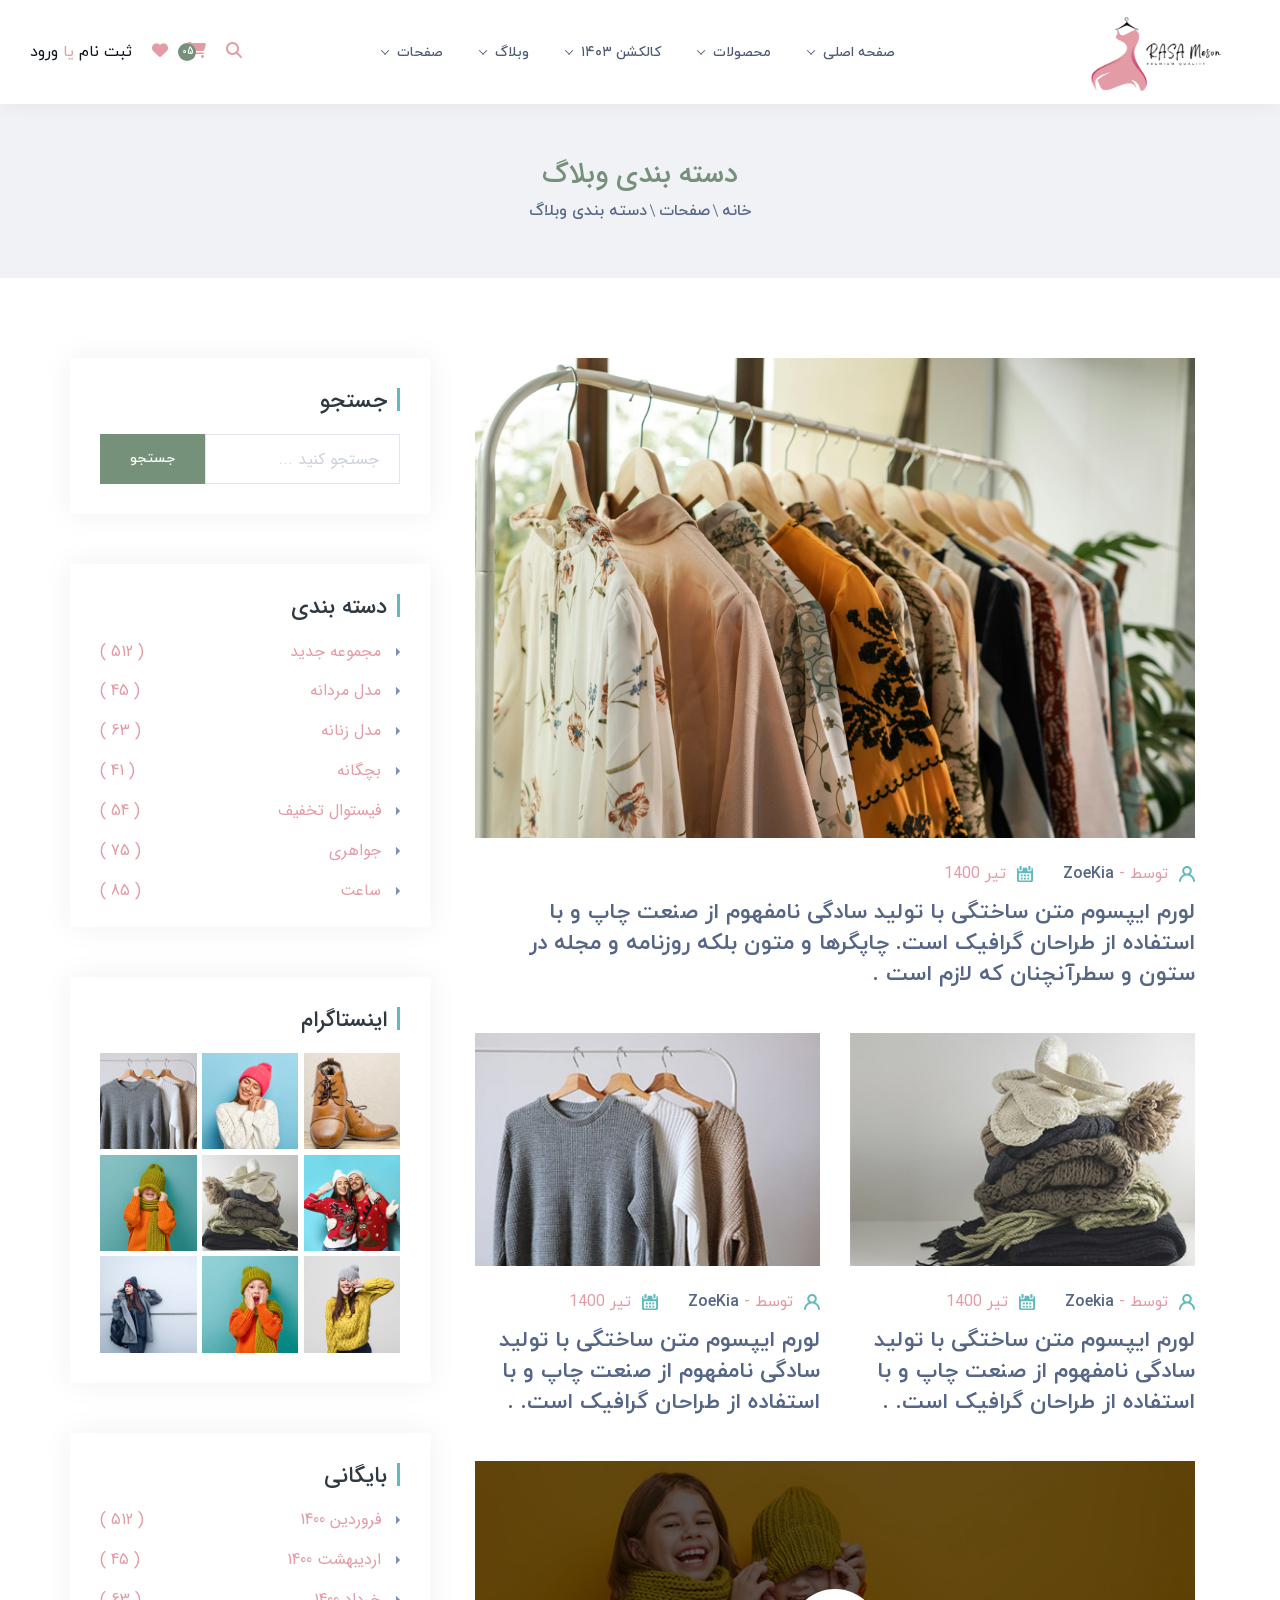
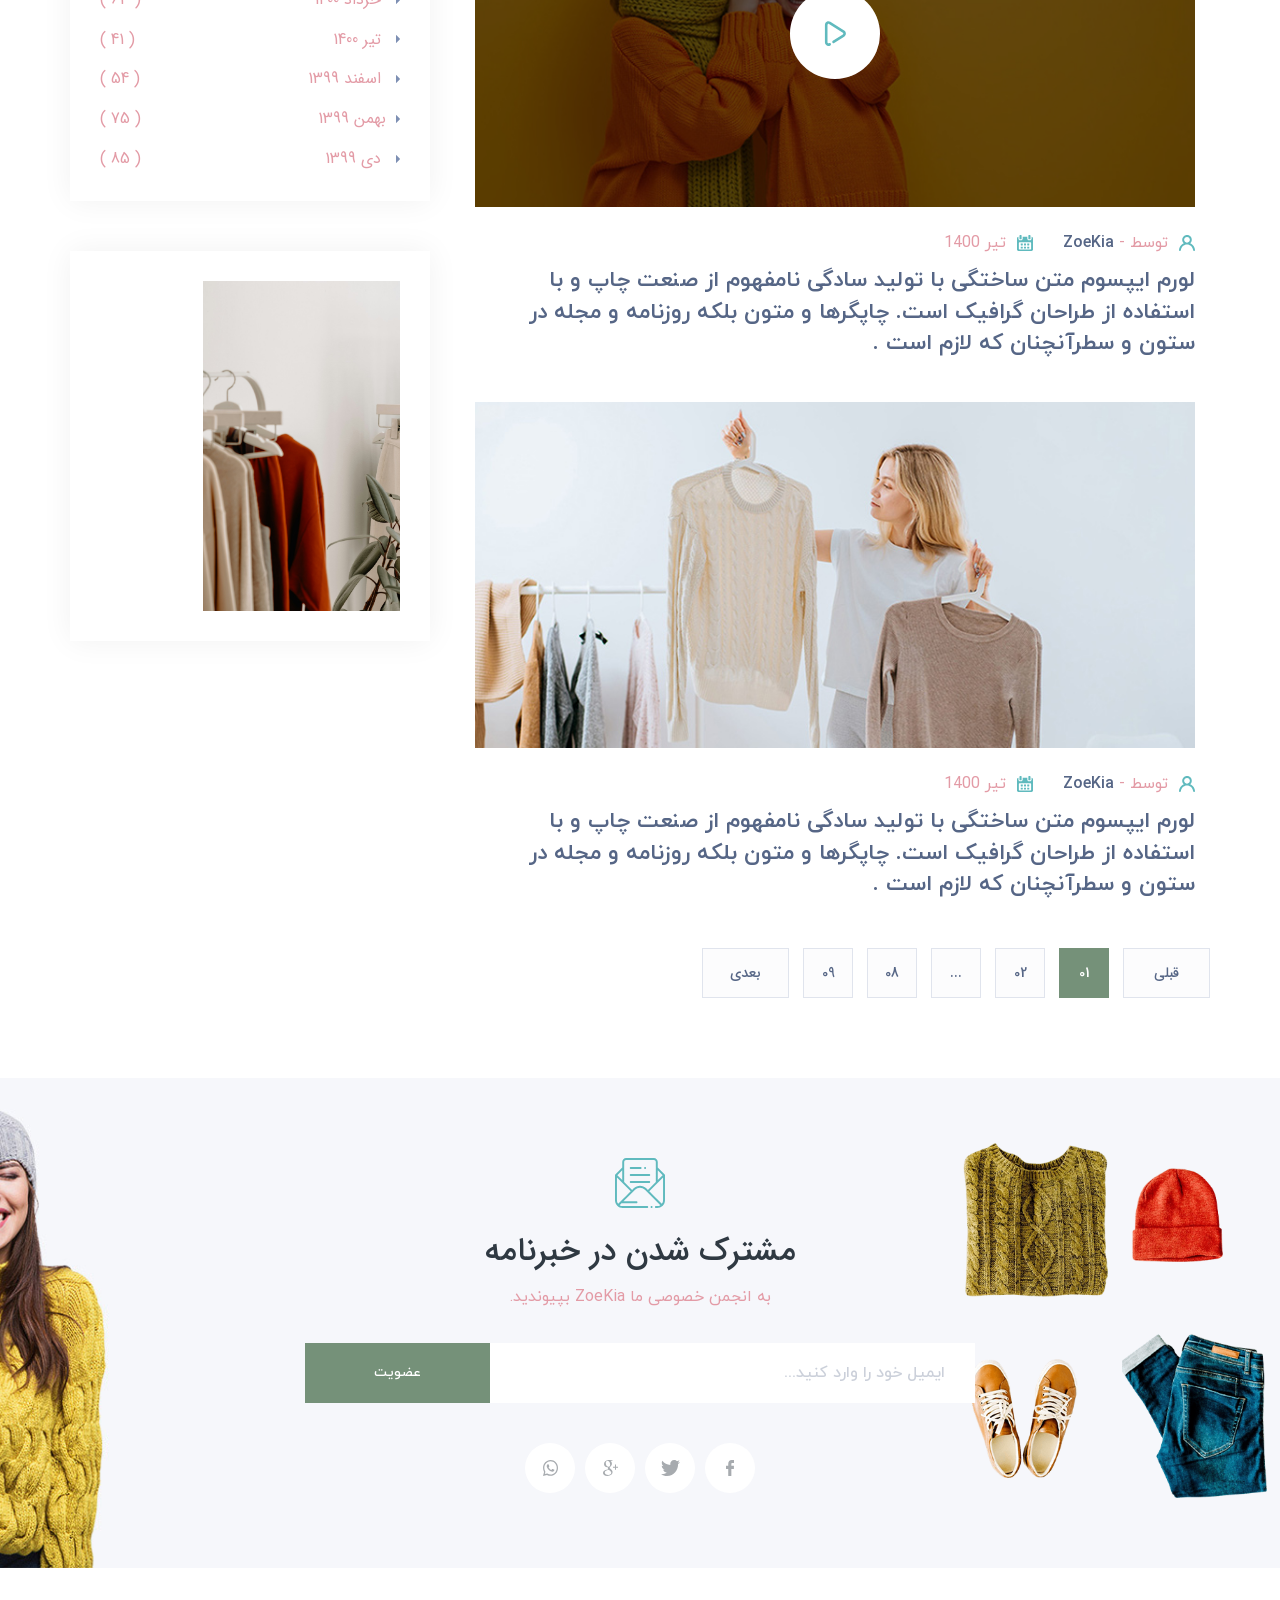
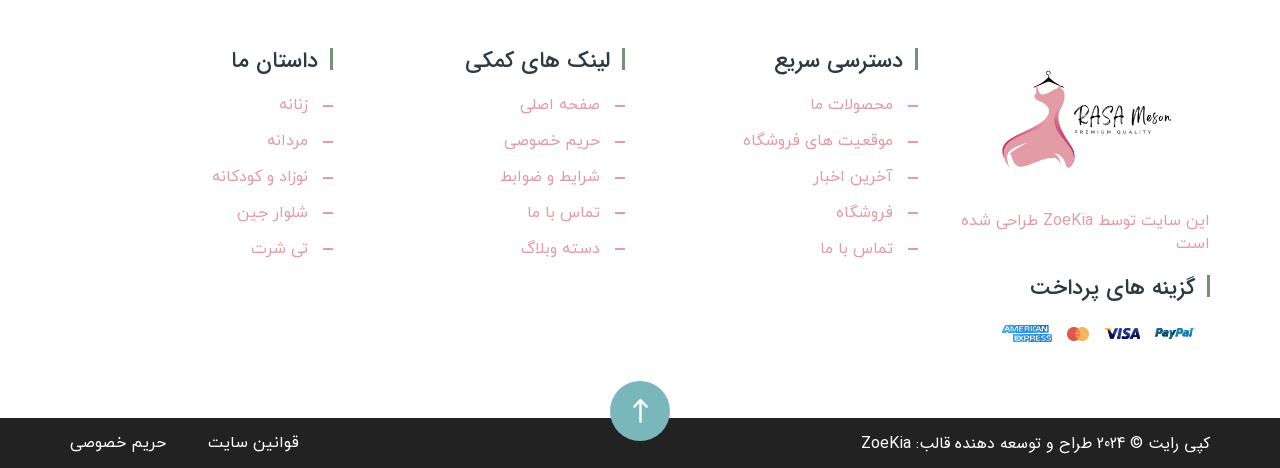
<file: blog_category.html>
<!doctype html>
<!--[if IE 8]> <html lang="en" class="ie8 no-js"> <![endif]-->
<!--[if IE 9]> <html lang="en" class="ie9 no-js"> <![endif]-->
<!--[if !IE]><!-->
<html lang="en">
<!--<![endif]-->
<!-- Begin Head -->
  
<head>
    <meta charset="utf-8">
    <meta name="viewport" content="width=device-width, initial-scale=1, shrink-to-fit=no">
    <link rel="stylesheet" href="assets/css/bootstrap.min.css" >
    <link rel="stylesheet" href="assets/css/nice-select.css" >
    <link rel="stylesheet" href="assets/css/font.css" >
    <link rel="stylesheet" href="assets/css/swiper-bundle.min.css" >
    <link rel="stylesheet" href="assets/css/comman.css" >
    <link rel="stylesheet" href="https://cdnjs.cloudflare.com/ajax/libs/font-awesome/6.5.1/css/all.min.css" />
    <link rel="stylesheet" href="assets/css/style.css" >
    <!-- Favicon Link -->
    <link rel="shortcut icon" type="image/png" href="assets/img/logo/RASA-logo-copy.png">
    <title> Meson Rasa </title>
</head>
<body>
<!-- main-wrapper start -->
<div class="main-wrapper">
<!-- Preloader Box -->
<div class="preloader-wrapper preloader-active preloader-open">
    <div class="preloader-holder">
        <div class="preloader d-flex justify-content-center align-items-center h-100">
            <span></span>
            <span></span>
            <span></span>
        </div>
    </div>
</div>
    <!-- Search Box -->
<div class="search-main-wrap">
    <div class="search-inner">
        <a href="javascript:void(0);" class="c-search-close">
            <svg viewBox="0 0 413.348 413.348" xmlns="http://www.w3.org/2000/svg"><path d="m413.348 24.354-24.354-24.354-182.32 182.32-182.32-182.32-24.354 24.354 182.32 182.32-182.32 182.32 24.354 24.354 182.32-182.32 182.32 182.32 24.354-24.354-182.32-182.32z"/></svg>
        </a>
        <div class="search-box">
            <form>
                <input type="text" placeholder="جستجو کنید ..."/>
                <button type="submit">
                    <svg xmlns:xlink="http://www.w3.org/1999/xlink" width="17px" height="17px"><path fill-rule="evenodd" fill="rgb(255, 255, 255)" d="M16.337,15.218 C15.846,14.710 15.347,14.210 14.848,13.711 L12.326,11.190 C14.647,7.813 13.433,3.788 10.926,1.947 C8.249,-0.020 4.631,0.233 2.322,2.546 C0.010,4.862 -0.267,8.510 1.664,11.217 C2.621,12.558 4.223,13.526 5.949,13.805 C7.163,14.001 8.993,13.951 10.900,12.633 L10.981,12.724 C11.161,12.925 11.344,13.131 11.537,13.326 C12.605,14.410 13.674,15.490 14.755,16.559 C14.969,16.769 15.226,16.921 15.462,16.974 C15.534,16.991 15.604,16.999 15.674,16.999 C16.017,16.999 16.324,16.804 16.522,16.452 C16.757,16.034 16.690,15.583 16.337,15.218 ZM10.177,4.051 C11.029,4.910 11.496,6.055 11.495,7.273 C11.493,8.489 11.019,9.630 10.162,10.488 C9.308,11.344 8.173,11.815 6.967,11.815 C6.964,11.815 6.961,11.815 6.958,11.815 C5.751,11.813 4.610,11.331 3.748,10.457 C2.891,9.590 2.425,8.452 2.436,7.255 C2.457,4.709 4.449,2.717 6.972,2.717 C6.974,2.717 6.977,2.717 6.979,2.717 C8.189,2.718 9.325,3.192 10.177,4.051 Z"/></svg>
                </button>
            </form>
        </div>
    </div>
</div>
<!-- Header Start -->
<div class="header-main-wrapper header-style1">
    <div class="header-sticky-wrapper">
        <div class="hs-left">
            <div class="hs-left-logo">
                <a href="index.html"><img src="assets/img/logo/RASA-logo-copy.png" alt="logo" class="img-fluid" width="200"></a>
            </div>
        </div>
        <div class="hs-medium custom-scroll">
            <div class="nav-items main-menu-wraper">
                <ul class="menu-list d-xl-flex">
                    <li class="position-relative">
                        <a href="index.html" class="hs-mobile-logo">
                             <img src="assets/img/logo/RASA-logo-copy.png" alt="logo" class="img-fluid">
                        </a>
                        <p class="menu-btn c-toggle-btn sidebar-toggle">
                            <span></span>
                            <span></span>
                            <span></span>
                         </p>
                    </li>
                    <li class="position-relative main">
                        <a href="javascript:void(0);"> صفحه اصلی </a>
                    </li>
                    <li class="position-relative">
                        <a href="javascript:void(0);"> محصولات </a>
                        <div class="drop-menu normal-menu ">
                            <ul class="sub-menu">
                                <li >
                                    <a href="javascript:void(0);"> مجلسی</a>
                                        <ul class="sub-menu">
                                            <li ><a href="product_category.html">کت و شلوار مجلسی</a></li>
                                            <li><a href="product_category.html">لباس مجلسی</a></li>
                                            <li><a href="product_category.html">مانتو</a></li>
                                        </ul>
                                </li>
                            </ul>
                        </div>
                    </li>
                    <li class="position-relative">
                        <a href="javascript:void(0);"> کالکشن ۱۴۰۳ </a>
                        <div class="drop-menu normal-menu ">
                            <ul class="sub-menu">
                                <li>
                                    <a href="javascript:void(0);">اسپرت</a>
                                        <ul class="sub-menu">
                                            <li ><a href="product_category.html">تی شرت </a></li>
                                            <li><a href="product_category.html">پیراهن </a></li>
                                            <li><a href="product_category.html">شلوار </a></li>
                                            <li><a href="product_category.html">ژاکت </a></li>
                                            <li><a href="product_category.html">کت </a></li>                                        </ul>
                                </li>
                            </ul>
                        </div>
                    </li>
                    <li class="position-relative">
                        <a href="javascript:void(0);">وبلاگ </a>
                        <div class="drop-menu normal-menu">
                            <ul class="sub-menu">
                                <li><a href="blog_category.html">دسته بندی وبلاگ </a> </li>                                    
                                <li><a href="blog_single.html">تک نوشته </a> </li>                              
                            </ul>
                        </div>
                    </li>
                    <li class="position-relative">
                        <a href="javascript:void(0);">صفحات </a>
                        <div class="drop-menu normal-menu">
                            <ul class="sub-menu">
                                <li><a href="product_category_sidebar.html">فروشگاه </a> </li>                                    
                                <li><a href="cart.html">سبد خرید </a> </li>                                    
                                <li><a href="product_category.html">محصولات </a> </li>                                    
                                <li><a href="contact.html">تماس با ما </a> </li>                                 
                            </ul>
                        </div>
                    </li>
                </ul>
            </div>
        </div>
        <div class="hs-right">
            <div class="hs-search-cart ">
                <ul class="hs-search-cart-list">
                    <li>
                        <a href="javascript:void(0);" class="hs-search-btn c-search-btn">
                            <i class="fa-solid fa-magnifying-glass"></i>
                        </a>
                    </li>
                    <li class="hs-cart-box cmn-cart-tgl">
                        <a href="javascript:void(0);">
                            <div class="hs-cartbox-inner">
                                <i class="fa-solid fa-cart-shopping"></i>
                                <span class="hs-cart-circle">05</span>
                            </div>                                 
                            <span class="hs-cart-value"></span>
                        </a>
                    </li>
                    <li>
                        <a href="javascript:void(0);" class="menu-btn c-toggle-btn">
                            <span></span>
                            <span></span>
                            <span></span>
                        </a>
                    </li>
                    <li><a href="wishlist.html"><i class="fa-solid fa-heart"></i></a></li>
                    <li id="reg-or-log">
                        <a href="javascript:void(0);" data-toggle="modal" data-target="#register">ثبت نام </a> یا
                        <a href="javascript:void(0);" data-toggle="modal" data-target="#login">ورود </a>
                    </li>
                </ul>
            </div>
        </div>
        
    </div> 
    <div class="bg-overlay sidebar-overlay c-toggle-btn"></div>
</div>  
<!-- Breadcumbs start -->
<div class="e-breadcumb-wrap text-center">
    <h2 class="e-breadcumb-title">دسته بندی وبلاگ</h2>
    <ul class="e-breadcumb-kist">
        <li>
            <a href="index.html">خانه </a>
        </li>
        <li>
            <a href="javascript:void(0);"> صفحات </a>
        </li>
        <li>
            <a href="javascript:void(0);">دسته بندی وبلاگ </a>
        </li>
    </ul>
</div>
<!-- Product Category start -->
<section class="e-blog-wrap e-blog-category-wrap">
    <div class="container">
        <div class="row">
            <div class="col-lg-8">
                <div class="e-blog-sec">                    
                    <div class="row">
                        <div class="col-xl-12 col-12">
                            <div class="cmn-blog-box">  
                                <div class="cmn-blog-imgwrap">  
                                  <img src="assets/img/banner-2.jpg" alt="image" class="img-fluid">  
                                </div>
                                <ul class="cmn-blog-infolist">
                                    <li>
                                        <a href="blog_category.html">
                                            <span class="blog-il-icon"><img src="assets/images/index1/svg/profile.svg" alt="icon"></span>
                                            توسط  - <span class="cmn-blog-auther">ZoeKia</span>
                                        </a>
                                    </li>
                                    <li>
                                        <a href="blog_category.html">
                                            <span class="blog-il-icon"><img src="assets/images/index1/svg/calender_c.svg" alt="icon"></span>
                                            تیر 1400
                                        </a>
                                    </li>
                                </ul>
                                <a href="blog_single.html" class="cmn-blog-title">لورم ایپسوم متن ساختگی با تولید سادگی نامفهوم از صنعت چاپ و با استفاده از طراحان گرافیک است. چاپگرها و متون بلکه روزنامه و مجله در ستون و سطرآنچنان که لازم است .</a>
                            </div>
                        </div>
                    </div> 
                    <div class="row">
                        <div class="col-sm-6">
                            <div class="cmn-blog-box">  
                                <div class="cmn-blog-imgwrap">  
                                  <img src="assets/images/index1/mini_blog1.jpg" alt="image" class="img-fluid">  
                                </div>
                                <ul class="cmn-blog-infolist">
                                    <li>
                                        <a href="blog_category.html">
                                            <span class="blog-il-icon"><img src="assets/images/index1/svg/profile.svg" alt="icon"></span>
                                            توسط  - <span class="cmn-blog-auther">Zoekia</span>
                                        </a>
                                    </li>
                                    <li>
                                        <a href="blog_category.html">
                                            <span class="blog-il-icon"><img src="assets/images/index1/svg/calender_c.svg" alt="icon"></span>
                                            تیر 1400
                                        </a>
                                    </li>
                                </ul>
                                <a href="blog_single.html" class="cmn-blog-title">لورم ایپسوم متن ساختگی با تولید سادگی نامفهوم از صنعت چاپ و با استفاده از طراحان گرافیک است. .</a>
                            </div>
                        </div>
                        <div class="col-sm-6">
                            <div class="cmn-blog-box">  
                                <div class="cmn-blog-imgwrap">  
                                  <img src="assets/images/index1/mini_blog2.jpg" alt="image" class="img-fluid">  
                                </div>
                                <ul class="cmn-blog-infolist">
                                    <li>
                                        <a href="blog_category.html">
                                            <span class="blog-il-icon"><img src="assets/images/index1/svg/profile.svg" alt="icon"></span>
                                            توسط  - <span class="cmn-blog-auther">ZoeKia</span>
                                        </a>
                                    </li>
                                    <li>
                                        <a href="blog_category.html">
                                            <span class="blog-il-icon"><img src="assets/images/index1/svg/calender_c.svg" alt="icon"></span>
                                            تیر 1400
                                        </a>
                                    </li>
                                </ul>
                                <a href="blog_single.html" class="cmn-blog-title">لورم ایپسوم متن ساختگی با تولید سادگی نامفهوم از صنعت چاپ و با استفاده از طراحان گرافیک است. .</a>
                            </div>
                        </div>
                    </div>
                    <div class="row">
                        <div class="col-xl-12 col-12">
                            <div class="cmn-blog-box">  
                                <div class="cmn-blog-imgwrap">  
                                  <img src="assets/images/index1/blog02.jpg" alt="image" class="img-fluid">  
                                    <a class="blog-play popup-youtube" rel="external" href="https://www.youtube.com/embed/wCMukPOGt1g">
                                        <span><img src="assets/images/index1/svg/blog_play.svg" alt="icon"></span>
                                    </a>
                                </div>
                                <ul class="cmn-blog-infolist">
                                    <li>
                                        <a href="blog_category.html">
                                            <span class="blog-il-icon"><img src="assets/images/index1/svg/profile.svg" alt="icon"></span>
                                            توسط  - <span class="cmn-blog-auther"> ZoeKia </span>
                                        </a>
                                    </li>
                                    <li>
                                        <a href="blog_category.html">
                                            <span class="blog-il-icon"><img src="assets/images/index1/svg/calender_c.svg" alt="icon"></span>
                                            تیر 1400
                                        </a>
                                    </li>
                                </ul>
                                <a href="blog_single.html" class="cmn-blog-title">لورم ایپسوم متن ساختگی با تولید سادگی نامفهوم از صنعت چاپ و با استفاده از طراحان گرافیک است. چاپگرها و متون بلکه روزنامه و مجله در ستون و سطرآنچنان که لازم است .</a>
                            </div>
                        </div>
                    </div> 
                    <div class="row">
                        <div class="col-xl-12 col-12">
                            <div class="cmn-blog-box">  
                                <div class="cmn-blog-imgwrap">  
                                  <img src="assets/images/index1/blog03.jpg" alt="image" class="img-fluid">  
                                </div>
                                <ul class="cmn-blog-infolist">
                                    <li>
                                        <a href="blog_category.html">
                                            <span class="blog-il-icon"><img src="assets/images/index1/svg/profile.svg" alt="icon"></span>
                                            توسط  - <span class="cmn-blog-auther"> ZoeKia </span>
                                        </a>
                                    </li>
                                    <li>
                                        <a href="blog_category.html">
                                            <span class="blog-il-icon"><img src="assets/images/index1/svg/calender_c.svg" alt="icon"></span>
                                            تیر 1400
                                        </a>
                                    </li>
                                </ul>
                                <a href="blog_single.html" class="cmn-blog-title">لورم ایپسوم متن ساختگی با تولید سادگی نامفهوم از صنعت چاپ و با استفاده از طراحان گرافیک است. چاپگرها و متون بلکه روزنامه و مجله در ستون و سطرآنچنان که لازم است .</a>
                            </div>
                        </div>
                    </div>                                        
                </div>                      
            </div>            
            <div class="col-lg-4">
                <div class="e-blog-sidebar mb-80">
                    <div class="e-blog-widgetbox search-widgetbox mb-50">
                        <h4 class="cmn-brdr-ttle mb-20">جستجو</h4>
                        <form>
                            <div class="e-nl-box boreder ">
                                <input type="text" placeholder="جستجو کنید ...">
                                <a href="javascript:void(0);" class="e-btn newsletter-btn">جستجو</a>
                            </div>
                        </form>
                    </div>  
                    <div class="e-blog-widgetbox categories-widgetbox mb-50">
                        <h4 class="cmn-brdr-ttle mb-20">دسته بندی</h4>
                        <ul class="e-blog-catgy">
                            <li>
                                <a href="product_category_sidebar.html" class="blog-ctgry-item">
                                    <span class="blog-ctgry-name"> <img src="assets/images/index1/svg/blog_caret.svg" alt="icon"> مجموعه جدید </span>
                                    <span class="blog-ctgry-badge">( 512 )</span>
                                </a>
                            </li>
                            <li>
                                <a href="product_category_sidebar.html" class="blog-ctgry-item">
                                    <span class="blog-ctgry-name"><img src="assets/images/index1/svg/blog_caret.svg" alt="icon"> مدل مردانه </span>
                                    <span class="blog-ctgry-badge">( 45 )</span>
                                </a>
                            </li>
                            <li>
                                <a href="product_category_sidebar.html" class="blog-ctgry-item">
                                    <span class="blog-ctgry-name"><img src="assets/images/index1/svg/blog_caret.svg" alt="icon"> مدل زنانه</span>
                                    <span class="blog-ctgry-badge">( 63 )</span>
                                </a>
                            </li>
                            <li>
                                <a href="product_category_sidebar.html" class="blog-ctgry-item">
                                    <span class="blog-ctgry-name"><img src="assets/images/index1/svg/blog_caret.svg" alt="icon"> بچگانه </span>
                                    <span class="blog-ctgry-badge">( 41 )</span>
                                </a>
                            </li>
                            <li>
                                <a href="product_category_sidebar.html" class="blog-ctgry-item">
                                    <span class="blog-ctgry-name"><img src="assets/images/index1/svg/blog_caret.svg" alt="icon"> فیستوال تخفیف </span>
                                    <span class="blog-ctgry-badge">( 54 )</span>
                                </a>
                            </li>
                            <li>
                                <a href="product_category_sidebar.html" class="blog-ctgry-item">
                                    <span class="blog-ctgry-name"><img src="assets/images/index1/svg/blog_caret.svg" alt="icon"> جواهری </span>
                                    <span class="blog-ctgry-badge">( 75 )</span>
                                </a>
                            </li>
                            <li>
                                <a href="product_category_sidebar.html" class="blog-ctgry-item">
                                    <span class="blog-ctgry-name"><img src="assets/images/index1/svg/blog_caret.svg" alt="icon"> ساعت </span>
                                    <span class="blog-ctgry-badge">( 85 )</span>
                                </a>
                            </li>
                        </ul>
                    </div>  
                    <div class="e-blog-widgetbox mb-50">
                        <h4 class="cmn-brdr-ttle mb-20">اینستاگرام</h4>
                        <ul class="e-blog-insta">
                            <li>
                                <a href="javascript:void(0);"><img src="assets/images/index1/instaglry01.jpg" alt="image" class="img-fluid"></a>
                            </li>
                            <li>
                                <a href="javascript:void(0);"><img src="assets/images/index1/instaglry02.jpg" alt="image" class="img-fluid"></a>
                            </li>
                            <li>
                                <a href="javascript:void(0);"><img src="assets/images/index1/instaglry03.jpg" alt="image" class="img-fluid"></a>
                            </li>
                            <li>
                                <a href="javascript:void(0);"><img src="assets/images/index1/instaglry04.jpg" alt="image" class="img-fluid"></a>
                            </li>
                            <li>
                                <a href="javascript:void(0);"><img src="assets/images/index1/instaglry05.jpg" alt="image" class="img-fluid"></a>
                            </li>
                            <li>
                                <a href="javascript:void(0);"><img src="assets/images/index1/instaglry06.jpg" alt="image" class="img-fluid"></a>
                            </li>
                            <li>
                                <a href="javascript:void(0);"><img src="assets/images/index1/instaglry07.jpg" alt="image" class="img-fluid"></a>
                            </li>
                            <li>
                                <a href="javascript:void(0);"><img src="assets/images/index1/instaglry08.jpg" alt="image" class="img-fluid"></a>
                            </li>
                            <li>
                                <a href="javascript:void(0);"><img src="assets/images/index1/instaglry09.jpg" alt="image" class="img-fluid"></a>
                            </li>
                        </ul>
                    </div> 
                    <div class="e-blog-widgetbox archives-widgetbox mb-50">
                        <h4 class="cmn-brdr-ttle mb-20">بایگانی</h4>
                        <ul class="e-blog-catgy">
                            <li>
                                <a href="product_category_sidebar.html" class="blog-ctgry-item">
                                    <span class="blog-ctgry-name"> <img src="assets/images/index1/svg/blog_caret.svg" alt="icon"> فروردین 1400</span>
                                    <span class="blog-ctgry-badge">( 512 )</span>
                                </a>
                            </li>
                            <li>
                                <a href="product_category_sidebar.html" class="blog-ctgry-item">
                                    <span class="blog-ctgry-name"><img src="assets/images/index1/svg/blog_caret.svg" alt="icon"> اردیبهشت 1400</span>
                                    <span class="blog-ctgry-badge">( 45 )</span>
                                </a>
                            </li>
                            <li>
                                <a href="product_category_sidebar.html" class="blog-ctgry-item">
                                    <span class="blog-ctgry-name"><img src="assets/images/index1/svg/blog_caret.svg" alt="icon"> خرداد 1400</span>
                                    <span class="blog-ctgry-badge">( 63 )</span>
                                </a>
                            </li>
                            <li>
                                <a href="product_category_sidebar.html" class="blog-ctgry-item">
                                    <span class="blog-ctgry-name"><img src="assets/images/index1/svg/blog_caret.svg" alt="icon"> تیر 1400</span>
                                    <span class="blog-ctgry-badge">( 41 )</span>
                                </a>
                            </li>
                            <li>
                                <a href="product_category_sidebar.html" class="blog-ctgry-item">
                                    <span class="blog-ctgry-name"><img src="assets/images/index1/svg/blog_caret.svg" alt="icon"> اسفند 1399</span>
                                    <span class="blog-ctgry-badge">( 54 )</span>
                                </a>
                            </li>
                            <li>
                                <a href="product_category_sidebar.html" class="blog-ctgry-item">
                                    <span class="blog-ctgry-name"><img src="assets/images/index1/svg/blog_caret.svg" alt="icon">بهمن 1399 </span>
                                    <span class="blog-ctgry-badge">( 75 )</span>
                                </a>
                            </li>
                            <li>
                                <a href="product_category_sidebar.html" class="blog-ctgry-item">
                                    <span class="blog-ctgry-name"><img src="assets/images/index1/svg/blog_caret.svg" alt="icon"> دی 1399</span>
                                    <span class="blog-ctgry-badge">( 85 )</span>
                                </a>
                            </li>
                        </ul>
                    </div> 
                    <div class="e-blog-widgetbox text-center">
                        <a class="e-sidebar-ads hover-animation" href="product_category_sidebar.html"><img src="assets/img/banner-5 copy.jpg" alt="image" class="img-fluid"></a> 
                    </div> 

                </div>                      
            </div>            
        </div>
        <div class="row">
            <div class="col-12">
                <div class="e-pagination-wrap mb-75">
                    <ul class="e-pagination">
                        <li class="e-page-item disabled"><a class="e-btn light" href="javascript:void(0);">قبلی </a></li>
                        <li class="e-page-item"><a class="active e-btn light" href="javascript:void(0);">01</a></li>
                        <li class="e-page-item"><a class="e-btn light" href="javascript:void(0);">02</a></li>
                        <li class="e-page-item"><a class="e-btn light pointer-events-none" href="javascript:void(0);">...</a></li>
                        <li class="e-page-item"><a class="e-btn light" href="javascript:void(0);">08</a></li>
                        <li class="e-page-item"><a class="e-btn light" href="javascript:void(0);">09</a></li>
                        <li class="e-page-item"><a class="e-btn light" href="javascript:void(0);">بعدی </a></li>
                      </ul>
                </div> 
            </div>
        </div>
    </div>
</section>

<!-- Newsletter start -->
<section class="e-newsletter-wrap e-newsletter-cloth">
    <div class="container">
        <div class="row">
            <div class="col-12">
                <div class="e-nl-wrap text-center">
                    <span class="e-nl-icon">
                        <svg xmlns:xlink="http://www.w3.org/1999/xlink" width="50px" height="50px"><path fill-rule="evenodd" fill="rgb(96, 186, 190)" d="M47.551,47.888 C47.538,47.901 47.527,47.915 47.514,47.928 C47.483,47.959 47.450,47.987 47.417,48.012 C46.042,49.247 44.225,50.000 42.236,50.000 L40.918,50.000 C40.379,50.000 39.941,49.562 39.941,49.023 C39.941,48.484 40.379,48.046 40.918,48.046 L42.236,48.046 C43.380,48.046 44.446,47.713 45.345,47.141 L29.913,31.708 C27.204,28.999 22.796,28.999 20.087,31.708 L8.438,43.357 L21.484,43.357 C22.023,43.357 22.461,43.794 22.461,44.333 C22.461,44.873 22.023,45.310 21.484,45.310 L6.485,45.310 L4.654,47.141 C5.554,47.713 6.620,48.046 7.764,48.046 L32.220,48.046 C32.759,48.046 33.196,48.484 33.196,49.023 C33.196,49.562 32.759,50.000 32.220,50.000 L7.764,50.000 C3.483,50.000 -0.000,46.517 -0.000,42.236 L-0.000,17.183 C-0.000,16.924 0.103,16.676 0.286,16.493 L7.227,9.552 L7.227,3.906 C7.227,1.752 8.979,-0.000 11.133,-0.000 L38.867,-0.000 C41.021,-0.000 42.773,1.752 42.773,3.906 L42.773,9.601 L49.711,16.490 C49.896,16.673 50.000,16.923 50.000,17.183 L50.000,42.236 C50.000,44.462 49.057,46.471 47.551,47.888 ZM7.227,12.314 L2.358,17.183 L7.227,22.052 L7.227,12.314 ZM1.953,19.541 L1.953,42.236 C1.953,43.592 2.421,44.840 3.203,45.830 L15.723,33.310 L1.953,19.541 ZM40.820,3.906 C40.820,2.829 39.944,1.953 38.867,1.953 L11.133,1.953 C10.056,1.953 9.180,2.829 9.180,3.906 L9.180,24.005 L17.104,31.929 L18.706,30.327 C22.177,26.856 27.823,26.856 31.294,30.327 L32.896,31.929 L40.820,24.005 L40.820,3.906 ZM42.773,12.353 L42.773,22.052 L47.640,17.185 L42.773,12.353 ZM48.047,19.541 L34.277,33.310 L46.797,45.830 C47.579,44.840 48.047,43.592 48.047,42.236 L48.047,19.541 ZM14.798,24.023 C14.798,23.484 15.235,23.046 15.774,23.046 L34.226,23.046 C34.765,23.046 35.202,23.484 35.202,24.023 C35.202,24.562 34.765,24.999 34.226,24.999 L15.774,24.999 C15.235,24.999 14.798,24.562 14.798,24.023 ZM34.226,17.968 L15.774,17.968 C15.235,17.968 14.798,17.531 14.798,16.992 C14.798,16.453 15.235,16.015 15.774,16.015 L34.226,16.015 C34.765,16.015 35.202,16.453 35.202,16.992 C35.202,17.531 34.765,17.968 34.226,17.968 ZM30.110,10.937 C29.853,10.937 29.602,10.833 29.420,10.651 C29.238,10.469 29.134,10.217 29.134,9.960 C29.134,9.704 29.238,9.452 29.420,9.270 C29.602,9.088 29.853,8.984 30.110,8.984 C30.367,8.984 30.619,9.088 30.802,9.270 C30.983,9.452 31.087,9.704 31.087,9.960 C31.087,10.217 30.983,10.469 30.802,10.651 C30.619,10.833 30.367,10.937 30.110,10.937 ZM25.586,10.937 L15.774,10.937 C15.235,10.937 14.798,10.500 14.798,9.960 C14.798,9.422 15.235,8.984 15.774,8.984 L25.586,8.984 C26.125,8.984 26.562,9.422 26.562,9.960 C26.562,10.500 26.125,10.937 25.586,10.937 ZM36.573,48.046 L36.586,48.046 C37.125,48.046 37.562,48.484 37.562,49.023 C37.562,49.562 37.125,50.000 36.586,50.000 L36.573,50.000 C36.034,50.000 35.597,49.562 35.597,49.023 C35.597,48.484 36.034,48.046 36.573,48.046 Z"/></svg>
                    </span>
                    <h2 class="e-nl-title">مشترک شدن در خبرنامه</h2>
                    <p class="e-nl-des">به انجمن خصوصی ما ZoeKia بپیوندید. <br></p>
                    <form>
                        <div class="e-nl-box">
                            <input type="text" placeholder="ایمیل خود را وارد کنید...">
                            <a href="javascript:void(0);" class="e-btn newsletter-btn">عضویت </a>
                        </div>
                    </form>
                    <ul class="c-social-list">
                        <li>
                            <a href="javascript:void(0);">
                                <svg xmlns:xlink="http://www.w3.org/1999/xlink" width="8px" height="16px"><path fill-rule="evenodd" fill="rgb(167, 171, 175)" d="M7.700,0.001 L5.781,-0.002 C3.625,-0.002 2.231,1.544 2.231,3.936 L2.231,5.752 L0.301,5.752 C0.134,5.752 -0.001,5.897 -0.001,6.078 L-0.001,8.709 C-0.001,8.889 0.134,9.035 0.301,9.035 L2.231,9.035 L2.231,15.673 C2.231,15.852 2.366,15.999 2.533,15.999 L5.050,15.999 C5.217,15.999 5.352,15.852 5.352,15.673 L5.352,9.035 L7.608,9.035 C7.775,9.035 7.910,8.889 7.910,8.709 L7.911,6.078 C7.911,5.992 7.879,5.909 7.823,5.847 C7.766,5.786 7.690,5.752 7.609,5.752 L5.352,5.752 L5.352,4.212 C5.352,3.473 5.515,3.098 6.406,3.098 L7.700,3.096 C7.866,3.096 8.001,2.950 8.001,2.770 L8.001,0.328 C8.001,0.147 7.866,0.002 7.700,0.001 L7.700,0.001 Z"/></svg>
                            </a>
                        </li>
                        <li>
                            <a href="javascript:void(0);">
                                <svg xmlns="http://www.w3.org/2000/svg" xmlns:xlink="http://www.w3.org/1999/xlink" width="19px" height="16px"><path fill-rule="evenodd" fill="rgb(167, 171, 175)" d="M19.000,1.893 C18.293,2.214 17.540,2.427 16.755,2.531 C17.563,2.030 18.179,1.246 18.469,0.299 C17.716,0.765 16.885,1.093 15.999,1.277 C15.284,0.487 14.265,-0.001 13.154,-0.001 C10.997,-0.001 9.261,1.813 9.261,4.037 C9.261,4.357 9.287,4.665 9.351,4.957 C6.113,4.794 3.248,3.185 1.323,0.734 C0.987,1.339 0.789,2.030 0.789,2.775 C0.789,4.174 1.484,5.413 2.520,6.131 C1.894,6.118 1.280,5.930 0.760,5.633 C0.760,5.646 0.760,5.662 0.760,5.677 C0.760,7.640 2.110,9.269 3.880,9.645 C3.563,9.734 3.218,9.777 2.859,9.777 C2.610,9.777 2.358,9.763 2.122,9.709 C2.626,11.307 4.059,12.482 5.762,12.521 C4.436,13.595 2.754,14.243 0.932,14.243 C0.613,14.243 0.306,14.228 -0.000,14.187 C1.725,15.340 3.770,15.999 5.975,15.999 C13.143,15.999 17.062,9.845 17.062,4.511 C17.062,4.332 17.056,4.160 17.047,3.989 C17.821,3.421 18.470,2.710 19.000,1.893 Z"/></svg>
                            </a>
                        </li>
                        <li>
                            <a href="javascript:void(0);">
                                <svg xmlns="http://www.w3.org/2000/svg" xmlns:xlink="http://www.w3.org/1999/xlink" width="15px" height="16px"><path fill-rule="evenodd" fill="rgb(167, 171, 175)" d="M12.981,7.743 L12.981,9.842 L11.988,9.842 L11.988,7.743 L9.979,7.743 L9.979,6.701 L11.988,6.701 L11.988,4.615 L12.981,4.615 L12.981,6.701 L15.000,6.701 L15.000,7.743 L12.981,7.743 ZM7.490,0.849 C7.951,1.244 8.913,2.079 8.913,3.666 C8.913,5.209 8.071,5.941 7.228,6.629 C6.967,6.900 6.666,7.192 6.666,7.652 C6.666,8.109 6.967,8.360 7.187,8.549 L7.911,9.133 C8.795,9.904 9.597,10.613 9.597,12.055 C9.597,14.017 7.769,15.998 4.316,15.998 C1.404,15.998 -0.000,14.559 -0.000,13.014 C-0.000,12.263 0.361,11.200 1.545,10.468 C2.790,9.676 4.477,9.572 5.381,9.508 C5.099,9.132 4.778,8.736 4.778,8.089 C4.778,7.735 4.879,7.527 4.979,7.276 C4.757,7.297 4.538,7.317 4.337,7.317 C2.209,7.317 1.004,5.668 1.004,4.040 C1.004,3.082 1.425,2.016 2.289,1.244 C3.433,0.264 4.998,-0.002 6.084,-0.002 L10.039,-0.002 L8.733,0.849 L7.490,0.849 ZM3.493,10.428 C3.052,10.594 1.767,11.095 1.767,12.576 C1.767,14.059 3.153,15.123 5.300,15.123 C7.228,15.123 8.253,14.161 8.252,12.870 C8.252,11.802 7.590,11.240 6.063,10.114 C5.903,10.093 5.802,10.093 5.602,10.093 C5.421,10.093 4.337,10.134 3.493,10.428 ZM4.619,0.786 C4.095,0.786 3.534,1.057 3.212,1.475 C2.871,1.914 2.771,2.475 2.771,3.019 C2.771,4.417 3.553,6.733 5.281,6.733 C5.783,6.733 6.323,6.483 6.645,6.149 C7.108,5.667 7.147,5.002 7.147,4.625 C7.147,3.123 6.284,0.786 4.619,0.786 Z"/></svg>
                            </a>
                        </li>
                        <li>
                            <a href="javascript:void(0);">
                                <svg xmlns="http://www.w3.org/2000/svg" xmlns:xlink="http://www.w3.org/1999/xlink" width="15px" height="16px"><path fill-rule="evenodd" fill="rgb(167, 171, 175)" d="M12.814,2.324 C11.404,0.826 9.529,0.000 7.531,-0.001 C3.414,-0.001 0.064,3.556 0.062,7.927 C0.062,9.324 0.406,10.688 1.059,11.890 L-0.000,15.999 L3.959,14.897 C5.050,15.528 6.278,15.861 7.528,15.861 L7.531,15.861 C11.648,15.861 14.998,12.305 15.000,7.933 C15.001,5.815 14.224,3.822 12.814,2.324 L12.814,2.324 ZM7.531,14.523 L7.529,14.523 C6.415,14.522 5.322,14.204 4.369,13.604 L4.143,13.461 L1.793,14.115 L2.420,11.683 L2.272,11.434 C1.651,10.385 1.323,9.173 1.323,7.927 C1.325,4.294 4.110,1.337 7.534,1.337 C9.192,1.338 10.750,2.025 11.922,3.271 C13.094,4.517 13.739,6.172 13.739,7.933 C13.737,11.566 10.953,14.523 7.531,14.523 L7.531,14.523 ZM10.936,9.587 C10.750,9.488 9.832,9.008 9.661,8.943 C9.490,8.876 9.365,8.843 9.241,9.042 C9.117,9.240 8.759,9.686 8.650,9.818 C8.541,9.950 8.433,9.967 8.246,9.868 C8.059,9.769 7.458,9.559 6.745,8.885 C6.190,8.359 5.816,7.710 5.707,7.513 C5.598,7.314 5.706,7.217 5.789,7.108 C5.991,6.842 6.193,6.563 6.255,6.430 C6.318,6.298 6.287,6.183 6.240,6.084 C6.193,5.984 5.820,5.009 5.664,4.612 C5.513,4.226 5.359,4.278 5.245,4.272 C5.136,4.266 5.011,4.265 4.887,4.265 C4.763,4.265 4.560,4.315 4.389,4.513 C4.218,4.712 3.736,5.191 3.736,6.166 C3.736,7.141 4.405,8.083 4.498,8.216 C4.591,8.347 5.814,10.349 7.686,11.206 C8.131,11.411 8.479,11.532 8.750,11.624 C9.197,11.774 9.604,11.753 9.925,11.703 C10.284,11.646 11.029,11.223 11.185,10.760 C11.341,10.297 11.341,9.901 11.294,9.818 C11.247,9.736 11.123,9.686 10.936,9.587 L10.936,9.587 Z"/></svg>
                            </a>
                        </li>
                    </ul>
                </div>
            </div>
        </div>
    </div>
    <div class="newletter-moving-wrap">
        <ul class="newletter-moving-list">
            <li><img src="assets/images/index1/news_move1.png" alt="image" class="img-fluid"></li>
            <li><img src="assets/images/index1/news_move2.png" alt="image" class="img-fluid"></li>
            <li><img src="assets/images/index1/news_move3.png" alt="image" class="img-fluid"></li>
            <li><img src="assets/images/index1/news_move4.png" alt="image" class="img-fluid"></li>
        </ul>        
    </div>
    
</section>

<!-- Footer start -->
<footer class="e-footer-wrap e-footer-cloth">
    <div class="container">
        <div class="e-footer-box">
            <div class="row">
                <div class="col-md-3 col-sm-6">
                    <div class="e-footer-inner">
                        <a href="index.html"><img src="assets/img/logo/RASA-logo-copy.png" alt="logo" class="img-fluid"></a>
                        <p class="efoot-about"> این سایت توسط ZoeKia طراحی شده است</p>
                        <h2 class="efoot-heading">گزینه های پرداخت </h2>
                        <ul class="efoot-payment">
                            <li><a href="shipping_cart.html"><img src="assets/images/index1/payment1.png" alt="payment" class="img-fluid"></a></li>
                            <li><a href="shipping_cart.html"><img src="assets/images/index1/payment2.png" alt="payment" class="img-fluid"></a></li>
                            <li><a href="shipping_cart.html"><img src="assets/images/index1/payment3.png" alt="payment" class="img-fluid"></a></li>
                            <li><a href="shipping_cart.html"><img src="assets/images/index1/payment4.png" alt="payment" class="img-fluid"></a></li>
                        </ul>
                    </div>
                </div>
                <div class="col-md-3 col-sm-6">
                    <div class="e-footer-inner">
                    <h2 class="efoot-heading">دسترسی سریع </h2>
                    <ul class="efoot-list">
                        <li><a href="product_category.html">محصولات ما  </a></li>
                        <li><a href="contact.html">موقعیت های فروشگاه </a></li>
                        <li><a href="blog_single.html">آخرین اخبار </a></li>
                        <li><a href="product_category_sidebar.html">فروشگاه </a></li>                        
                        <li><a href="contact.html">تماس با ما </a></li>
                    </ul>
                    </div>
                </div>
                <div class="col-md-3 col-sm-6">
                    <div class="e-footer-inner">
                    <h2 class="efoot-heading">لینک های کمکی </h2>
                    <ul class="efoot-list">
                        <li><a href="index.html">صفحه اصلی </a></li>
                        <li><a href="privacy_policy.html">حریم خصوصی </a></li>
                        <li><a href="terms.html">شرایط و ضوابط </a></li>
                        <li><a href="contact.html">تماس با ما </a></li>
                        <li><a href="blog_category.html">دسته وبلاگ </a></li>
                    </ul>
                    </div>
                </div>
                <div class="col-md-3 col-sm-6">
                    <div class="e-footer-inner">
                    <h2 class="efoot-heading">داستان ما </h2>
                    <ul class="efoot-list">
                        <li><a href="product_category_sidebar.html">زنانه </a></li>
                        <li><a href="product_category_sidebar.html">مردانه </a></li>
                        <li><a href="product_category_sidebar.html">نوزاد و کودکانه </a></li>
                        <li><a href="product_category_sidebar.html">شلوار جین </a></li>
                        <li><a href="product_category_sidebar.html">تی شرت </a></li>
                    </ul>
                    </div>
                </div>
            </div>
        </div>
    </div>
    <!-- GO To Top -->
    <a href="javascript:void(0);" id="scroll">
        <svg xmlns:xlink="http://www.w3.org/1999/xlink" width="15px" height="24px"><path fill-rule="evenodd" fill="rgb(255, 255, 255)" d="M6.638,0.361 C6.638,0.361 6.637,0.361 6.637,0.362 L0.357,6.757 C-0.114,7.237 -0.112,8.012 0.361,8.489 C0.834,8.966 1.599,8.964 2.069,8.485 L6.285,4.191 L6.285,22.770 C6.285,23.446 6.826,23.994 7.493,23.994 C8.160,23.994 8.701,23.446 8.701,22.770 L8.701,4.191 L12.917,8.485 C13.387,8.964 14.152,8.966 14.625,8.489 C15.098,8.012 15.099,7.237 14.629,6.757 L8.349,0.362 C8.349,0.361 8.348,0.361 8.348,0.361 C7.876,-0.119 7.109,-0.117 6.638,0.361 L6.638,0.361 Z"/></svg>  </a>
</footer>

<!-- Bottom Footer start -->
<div class="e-bfooter-wrap e-bfooter-cloth">            
    <div class="container">            
        <div class="row">
            <div class="col-lg-6">
                <p class="e-footer-text text-center text-lg-left">کپی رایت © 2024     طراح و توسعه دهنده قالب: ZoeKia</p>
            </div>            
            <div class="col-lg-6">
                <ul class="e-bfooter-list">
                    <li><a href="terms.html">قوانین سایت </a></li>
                    <li><a href="privacy_policy.html">حریم خصوصی </a></li>
                </ul>
            </div>
        </div>
    </div>
</div>

</div>
<!-- main-wrapper End -->

<!-- sidebar cart start -->
<div class="sb-cartbox">
    <div class="sb-cartbox-inner">
        <div class="sb-cartbox-header text-center">
            <h4 class="sb-cb-ttl">سبد خرید  ( 5 )</h4>
            <p class="sb-cb-subttl">5 کالای خود را در سبد خرید خود داشته باشید</p>
            <a href="javascript:void(0);" class="sb-cb-close close-box">بستن </a>
        </div> 
        <div class="sb-cartbox-body">
            <ul class="sb-cartbox-list">
                <li>
                    <div class="sc-productwrap">
                        <a href="product_details.html" class="sc-product-thumb">
                            <img src="assets/images/index1/shopcart01.jpg" alt="محصول" class="img-fluid">
                        </a>
                        <div class="sc-product-details">
                            <a href="product_details.html" class="sc-product-ttl">کت کلاه دار خاکستری مشکی</a>
                            <p class="sc-product-sz">اندازه: متوسط </p>
                        </div>
                    </div> 
                    <div class="sc-quantity">
                        1X <span class="sc-price"> 120000 تومان</span>                                                                
                    </div>
                    <a href="javascript:void(0);" class="sc-produc-remove">
                        <img src="assets/images/index1/svg/cut.svg" alt="icon">
                    </a>
                </li>
                <li>
                    <div class="sc-productwrap">
                        <a href="product_details.html" class="sc-product-thumb">
                            <img src="assets/images/index1/shopcart02.jpg" alt="محصول" class="img-fluid">
                        </a>
                        <div class="sc-product-details">
                            <a href="product_details.html" class="sc-product-ttl">کت بچه دار زرد</a>
                            <p class="sc-product-sz">اندازه: متوسط </p>
                        </div>
                    </div> 
                    <div class="sc-quantity">
                        1X <span class="sc-price"> 860000 تومان</span>                                                                
                    </div>
                    <a href="javascript:void(0);" class="sc-produc-remove">
                        <img src="assets/images/index1/svg/cut.svg" alt="icon">
                    </a>
                </li>
                <li>
                    <div class="sc-productwrap">
                        <a href="product_details.html" class="sc-product-thumb">
                            <img src="assets/images/index1/shopcart03.jpg" alt="محصول" class="img-fluid">
                        </a>
                        <div class="sc-product-details">
                            <a href="product_details.html" class="sc-product-ttl">کت بچه دار زرد</a>
                            <p class="sc-product-sz">اندازه: متوسط </p>
                        </div>
                    </div> 
                    <div class="sc-quantity">
                        1X <span class="sc-price"> 190000 تومان</span>                                                                
                    </div>
                    <a href="javascript:void(0);" class="sc-produc-remove">
                        <img src="assets/images/index1/svg/cut.svg" alt="icon">
                    </a>
                </li>
                <li>
                    <div class="sc-productwrap">
                        <a href="product_details.html" class="sc-product-thumb">
                            <img src="assets/images/index1/shopcart04.jpg" alt="محصول" class="img-fluid">
                        </a>
                        <div class="sc-product-details">
                            <a href="product_details.html" class="sc-product-ttl">کت بمب افکن سیاه</a>
                            <p class="sc-product-sz">اندازه: متوسط </p>
                        </div>
                    </div> 
                    <div class="sc-quantity">
                        1X <span class="sc-price"> 29000 تومان</span>                                                                
                    </div>
                    <a href="javascript:void(0);" class="sc-produc-remove">
                        <img src="assets/images/index1/svg/cut.svg" alt="icon">
                    </a>
                </li>
                <li>
                    <div class="sc-productwrap">
                        <a href="product_details.html" class="sc-product-thumb">
                            <img src="assets/images/index1/shopcart05.jpg" alt="محصول" class="img-fluid">
                        </a>
                        <div class="sc-product-details">
                            <a href="product_details.html" class="sc-product-ttl">ژاکت بادکنک آستین کامل</a>
                            <p class="sc-product-sz">اندازه: متوسط </p>
                        </div>
                    </div> 
                    <div class="sc-quantity">
                        1X <span class="sc-price"> 320000 تومان</span>                                                                
                    </div>
                    <a href="javascript:void(0);" class="sc-produc-remove">
                        <img src="assets/images/index1/svg/cut.svg" alt="icon">
                    </a>
                </li>
            </ul>
        </div> 
        <div class="sb-cartbox-footer">
            <div class="sb-cartbox-total">
                <strong>مجموع سبد:</strong>
                <span class="sb-cartbox-amount">859000 تومان</span>
            </div>
            <div class="sb-cartbox-btn">
                <a href="cart.html" class="e-btn">سبد خرید </a>
                <a href="shipping_cart.html" class="e-btn">پرداخت </a>
            </div>
        </div> 
    </div>   
</div>
<div class="bg-overlay cb-overlay cmn-cart-tgl"></div>

<!-- Login form start -->  
    <!-- The Modal -->
    <div class="e-autho-model modal fade" id="login">
        <div class="modal-dialog modal-dialog-centered">
        <div class="modal-content">        
            <!-- Modal body -->
            <div class="modal-body">
            <div class="modal-inner">
                <div class="row">
                    <div class="col-md-12">
                        <div class="modal-inner-box">
                            <div class="autho-model-header text-center">
                                <a href="javascript:void(0);"><img src="assets/images/index1/big_logo.png" alt="logo" class="img-fluid"></a>
                                <p class="autho-model-sttl">لورم ایپسوم متن ساختگی با تولید سادگی نامفهوم از صنعت چاپ و با استفاده از طراحان گرافیک است. چاپگرها و متون بلکه روزنامه و مجله در ستون و سطرآنچنان که لازم است.</p>
                                <h2 class="autho-model-ttl">ورود </h2>
                            </div>
                            
                            <div class="autho-model-filed">
                                <form>
                                    <div class="row">                                        
                                        <div class="col-md-12">                                       
                                            <div class="e-form-field mb-20">
                                                <label>ایمیل </label>
                                                <input class="e-field-inner" type="email">
                                            </div>
                                        </div>
                                        <div class="col-md-12">                                       
                                            <div class="e-form-field mb-20">
                                                <label>رمز عبور </label>
                                                <input class="e-field-inner" type="Password">
                                            </div>
                                        </div> 
                                        <div class="col-md-12">                                       
                                            <div class="e-form-field mb-20">
                                                <ul class="e-rememberforgot-list">
                                                    <li>
                                                        <div class="e-checkbox-wrap">
                                                            <input class="e-checkbox-input" type="checkbox" id="remember_me">
                                                            <label for="remember_me" class="e-checkbox">مرا به خاطر بسپار </label>
                                                        </div>
                                                    </li>
                                                    <li><a href="forgot_password.html" class="e-comn-link">فراموشی رمز عبور؟ </a></li>
                                                </ul>                                            
                                            </div>
                                        </div> 
                                        <div class="col-md-12">                                       
                                            <div class="">
                                                <a href="index.html" class="e-btn">ورود </a>
                                            </div>
                                        </div>
                                    </div>
                                </form>
                            </div>
                        </div>
                        
                    </div>
                </div>
            </div>
            <button type="button" class="autho-close" data-dismiss="modal">&times;</button>
            </div>         
        </div>
        </div>
    </div>

<!-- Register form start -->  
    <!-- The Modal -->
    <div class="e-autho-model modal fade" id="register">
      <div class="modal-dialog modal-dialog-centered">
        <div class="modal-content">        
          <!-- Modal body -->
          <div class="modal-body">
            <div class="modal-inner">
                <div class="row">
                    <!-- <div class="col-md-5">
                        left
                    </div> -->
                    <div class="col-md-12">
                        <div class="modal-inner-box">
                            <div class="autho-model-header text-center">
                                <a href="javascript:void(0);"><img src="assets/images/index1/big_logo.png" alt="logo" class="img-fluid"></a>
                                <p class="autho-model-sttl">لورم ایپسوم متن ساختگی با تولید سادگی نامفهوم از صنعت چاپ و با استفاده از طراحان گرافیک است. چاپگرها و متون بلکه روزنامه و مجله در ستون و سطرآنچنان که لازم است.</p>
                                <h2 class="autho-model-ttl">ثبت نام </h2>
                            </div>
                            
                            <div class="autho-model-filed">
                                <form>
                                    <div class="row">                                        
                                        <div class="col-md-12">                                       
                                            <div class="e-form-field mb-20">
                                                <label>نام </label>
                                                <input class="e-field-inner" type="text">
                                            </div>
                                        </div>
                                        <div class="col-md-12">                                       
                                            <div class="e-form-field mb-20">
                                                <label>ایمیل </label>
                                                <input class="e-field-inner" type="email">
                                            </div>
                                        </div>
                                        <div class="col-md-12">                                       
                                            <div class="e-form-field mb-20">
                                                <label>رمز عبور </label>
                                                <input class="e-field-inner" type="Password">
                                            </div>
                                        </div> 
                                        <div class="col-md-12">                                       
                                            <div class="">
                                                <a href="index.html" class="e-btn">ثبت نام </a>
                                            </div>
                                        </div>
                                    </div>
                                </form>
                            </div>
                        </div>
                        
                    </div>
                </div>
            </div>
            <button type="button" class="autho-close" data-dismiss="modal">&times;</button>
          </div>         
        </div>
      </div>
    </div>


    <!-- jQuery and Bootstrap Bundle (includes Popper) -->
    <script src="assets/js/jquery.min.js"></script>
    <script src="assets/js/bootstrap.bundle.min.js"></script>
    <script src="assets/js/SmoothScroll.min.js"></script>
    <script src="assets/js/jquery.nice-select.min.js"></script>
    <script src="assets/js/jquery.magnific-popup.min.js"></script>
    <script src="assets/js/custom.js"></script>
</body>

</html>
</file>
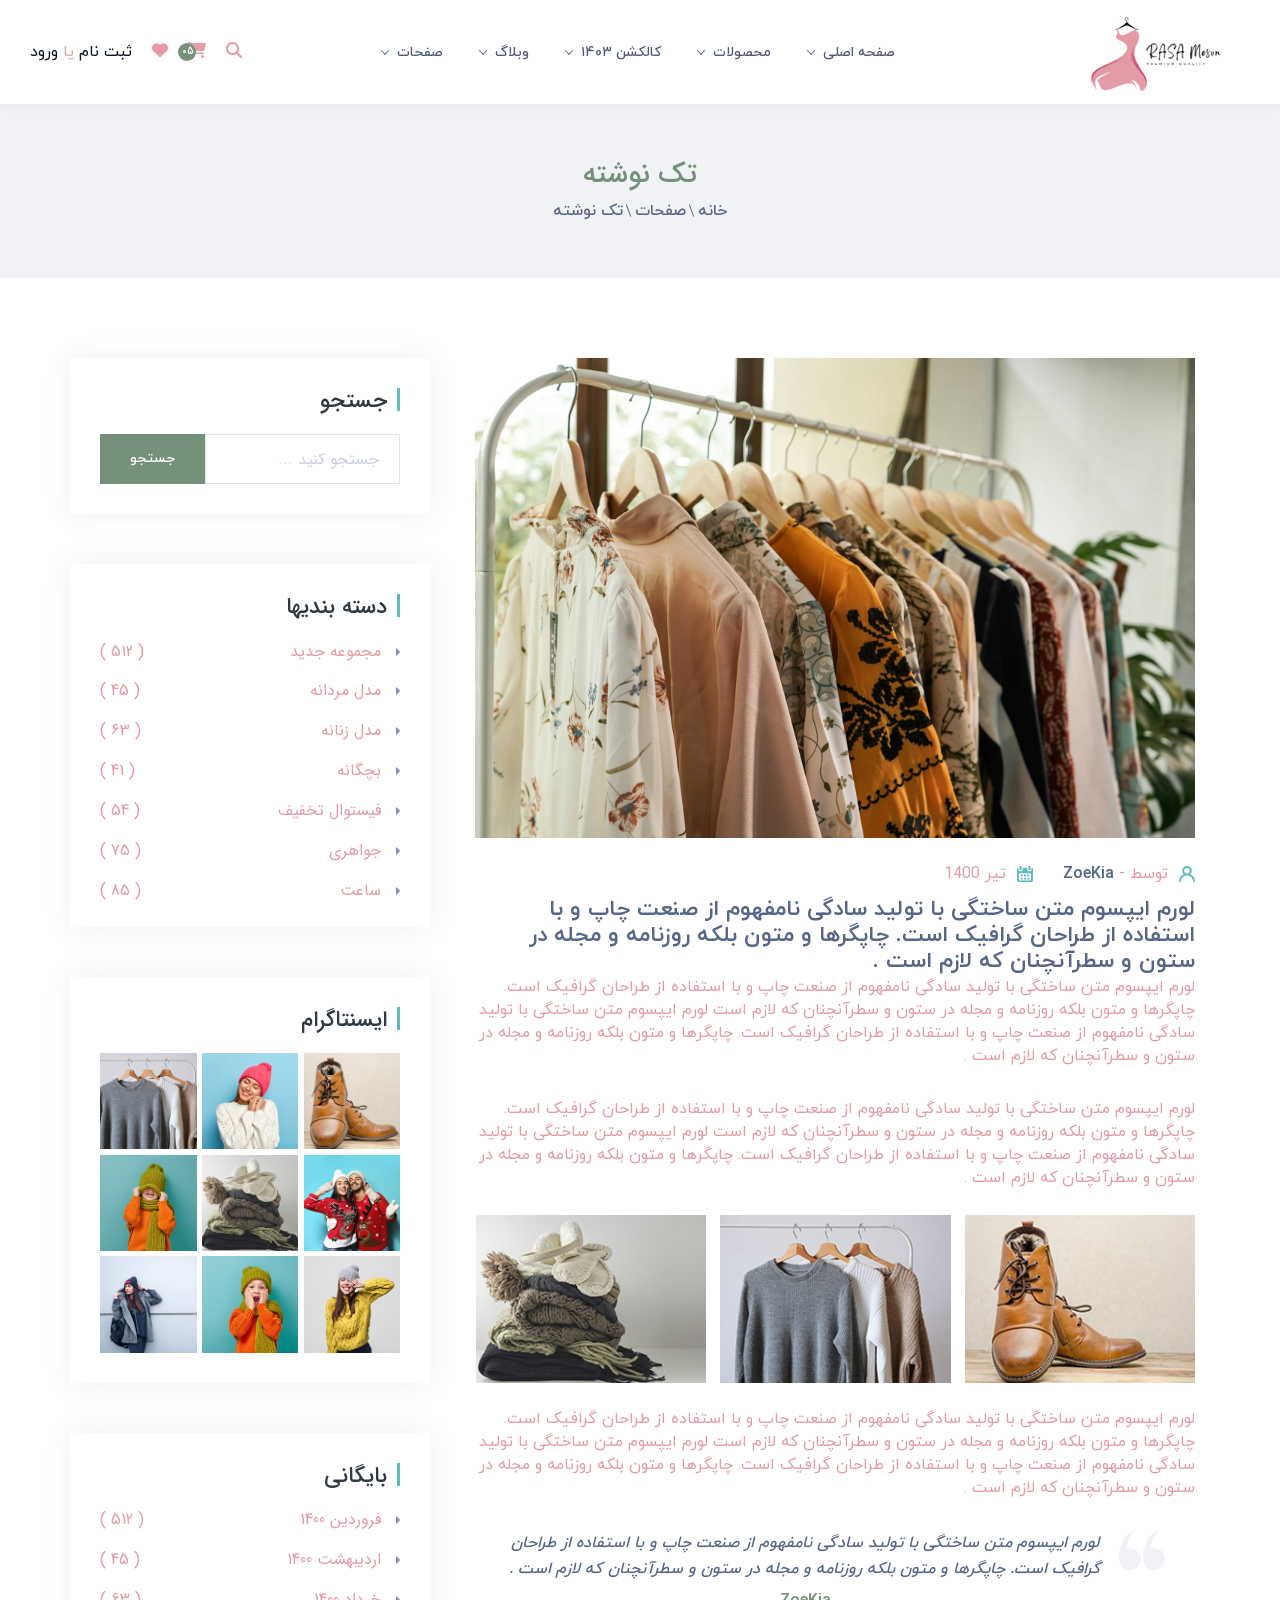
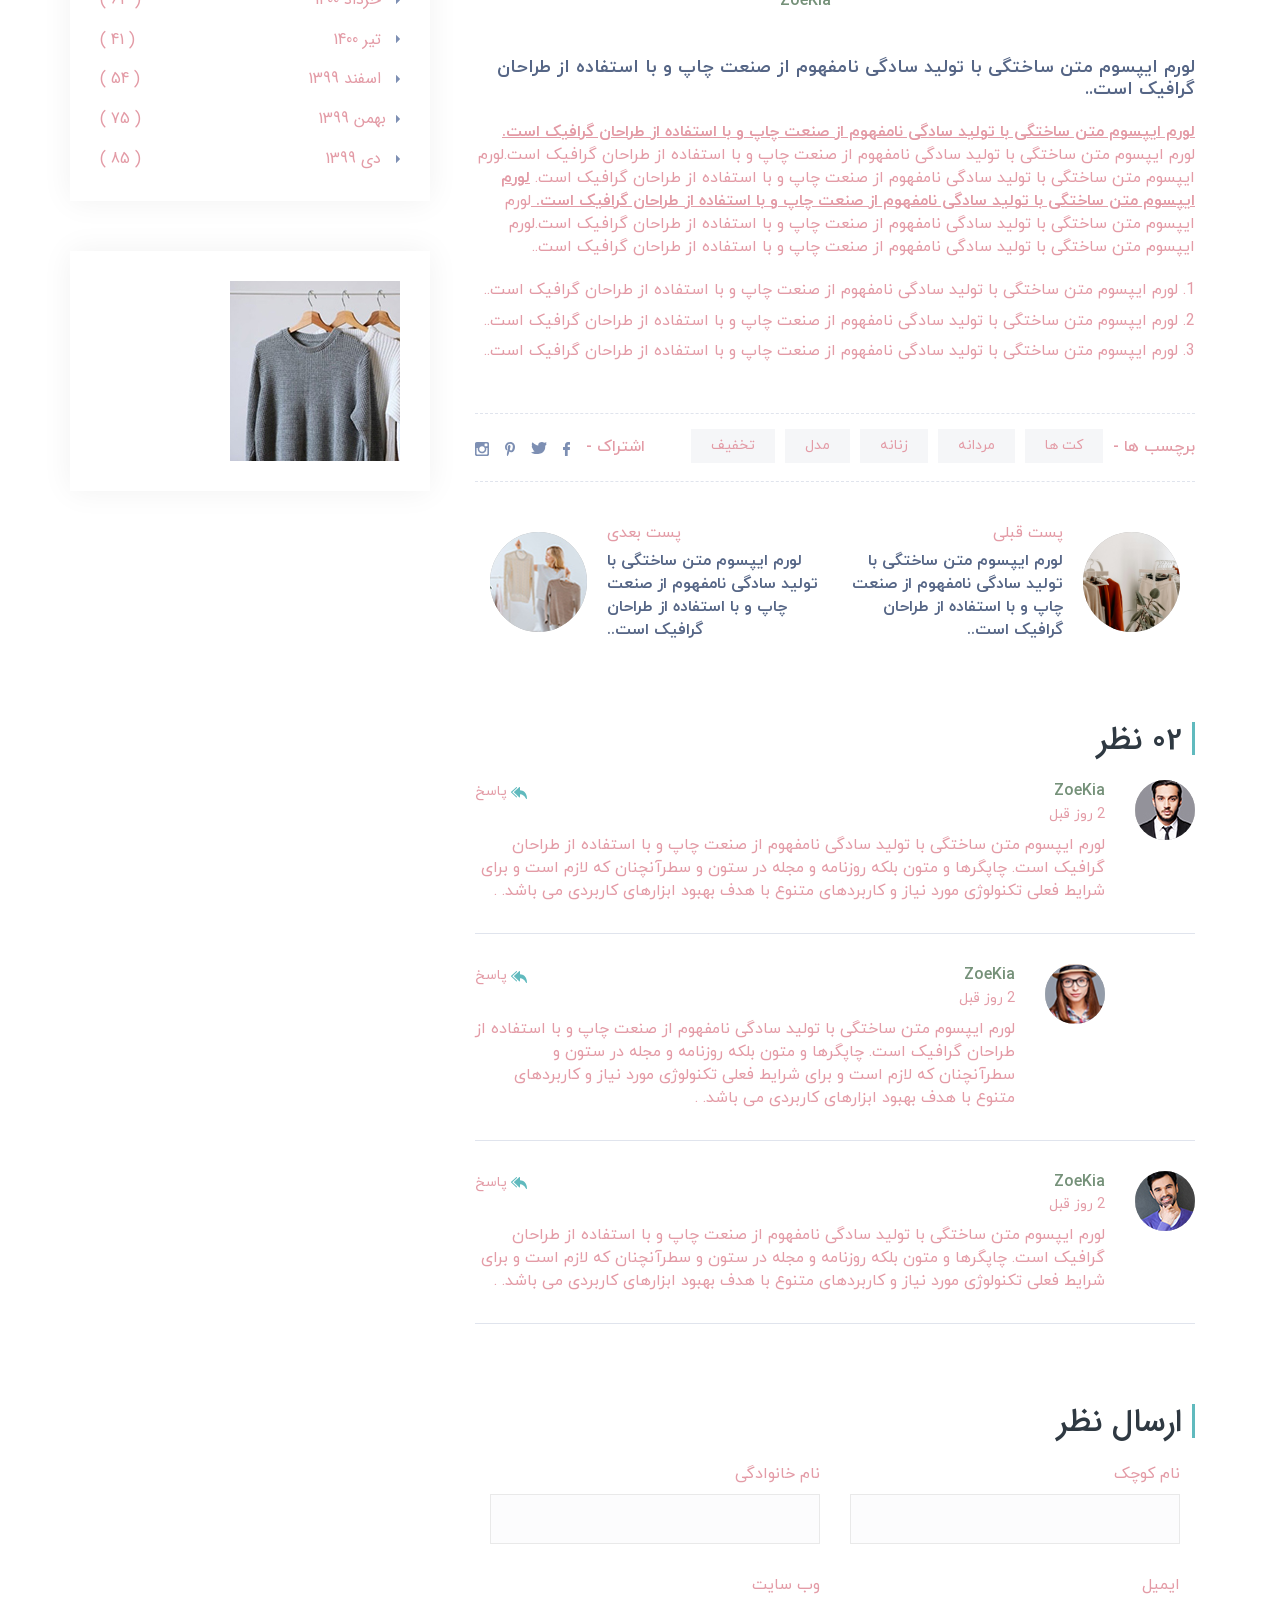
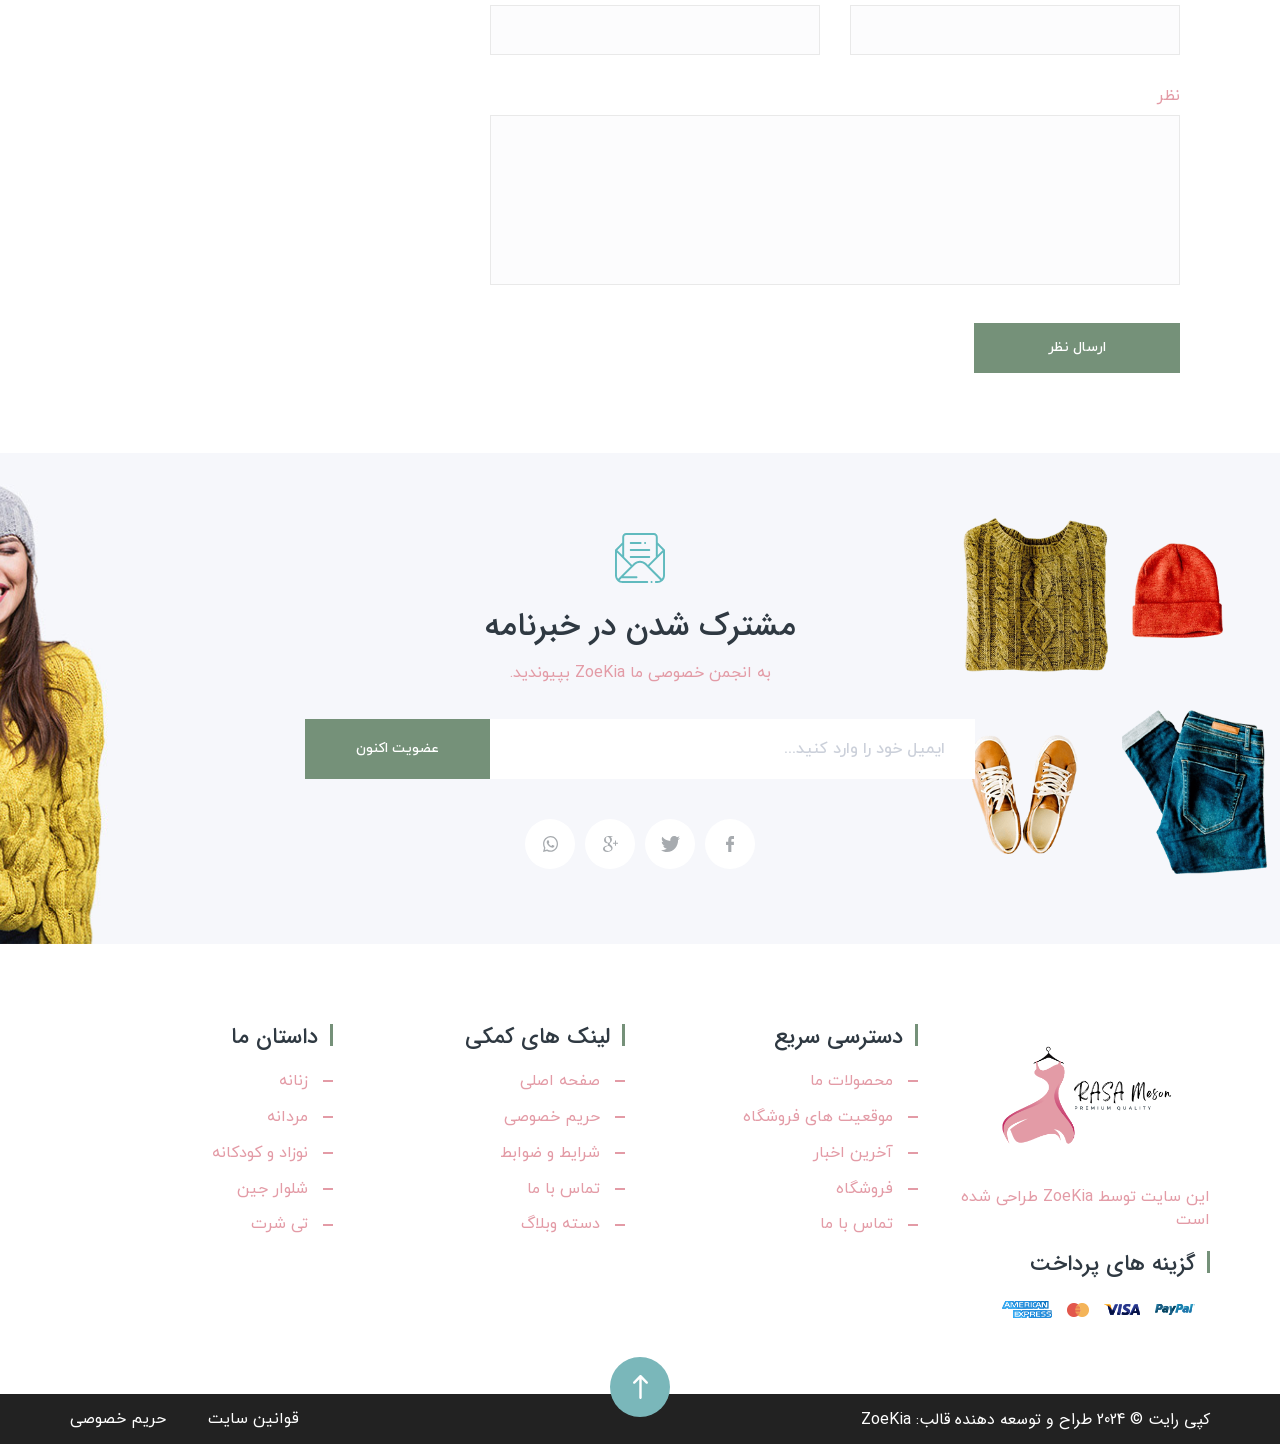
<file: blog_single.html>
<!doctype html>
<!--[if IE 8]> <html lang="en" class="ie8 no-js"> <![endif]-->
<!--[if IE 9]> <html lang="en" class="ie9 no-js"> <![endif]-->
<!--[if !IE]><!-->
<html lang="en">
<!--<![endif]-->
<!-- Begin Head -->
  
<head>
    <meta charset="utf-8">
    <meta name="viewport" content="width=device-width, initial-scale=1, shrink-to-fit=no">
    <link rel="stylesheet" href="assets/css/bootstrap.min.css" >
    <link rel="stylesheet" href="assets/css/nice-select.css" >
    <link rel="stylesheet" href="assets/css/font.css" >
    <link rel="stylesheet" href="assets/css/swiper-bundle.min.css" >
    <link rel="stylesheet" href="assets/css/comman.css" >
    <link rel="stylesheet" href="https://cdnjs.cloudflare.com/ajax/libs/font-awesome/6.5.1/css/all.min.css" />
    <link rel="stylesheet" href="assets/css/style.css" >
    <!-- Favicon Link -->
    <link rel="shortcut icon" type="image/png" href="assets/img/logo/RASA-logo-copy.png">
    <title> Meson Rasa </title>
</head>
<body>
<!-- main-wrapper start -->
<div class="main-wrapper">
<!-- Preloader Box -->
<div class="preloader-wrapper preloader-active preloader-open">
    <div class="preloader-holder">
        <div class="preloader d-flex justify-content-center align-items-center h-100">
            <span></span>
            <span></span>
            <span></span>
        </div>
    </div>
</div>
    <!-- Search Box -->
<div class="search-main-wrap">
    <div class="search-inner">
        <a href="javascript:void(0);" class="c-search-close">
            <svg viewBox="0 0 413.348 413.348" xmlns="http://www.w3.org/2000/svg"><path d="m413.348 24.354-24.354-24.354-182.32 182.32-182.32-182.32-24.354 24.354 182.32 182.32-182.32 182.32 24.354 24.354 182.32-182.32 182.32 182.32 24.354-24.354-182.32-182.32z"/></svg>
        </a>
        <div class="search-box">
            <form>
                <input type="text" placeholder="جستجو کنید ..."/>
                <button type="submit">
                    <svg xmlns:xlink="http://www.w3.org/1999/xlink" width="17px" height="17px"><path fill-rule="evenodd" fill="rgb(255, 255, 255)" d="M16.337,15.218 C15.846,14.710 15.347,14.210 14.848,13.711 L12.326,11.190 C14.647,7.813 13.433,3.788 10.926,1.947 C8.249,-0.020 4.631,0.233 2.322,2.546 C0.010,4.862 -0.267,8.510 1.664,11.217 C2.621,12.558 4.223,13.526 5.949,13.805 C7.163,14.001 8.993,13.951 10.900,12.633 L10.981,12.724 C11.161,12.925 11.344,13.131 11.537,13.326 C12.605,14.410 13.674,15.490 14.755,16.559 C14.969,16.769 15.226,16.921 15.462,16.974 C15.534,16.991 15.604,16.999 15.674,16.999 C16.017,16.999 16.324,16.804 16.522,16.452 C16.757,16.034 16.690,15.583 16.337,15.218 ZM10.177,4.051 C11.029,4.910 11.496,6.055 11.495,7.273 C11.493,8.489 11.019,9.630 10.162,10.488 C9.308,11.344 8.173,11.815 6.967,11.815 C6.964,11.815 6.961,11.815 6.958,11.815 C5.751,11.813 4.610,11.331 3.748,10.457 C2.891,9.590 2.425,8.452 2.436,7.255 C2.457,4.709 4.449,2.717 6.972,2.717 C6.974,2.717 6.977,2.717 6.979,2.717 C8.189,2.718 9.325,3.192 10.177,4.051 Z"/></svg>
                </button>
            </form>
        </div>
    </div>
</div>
<!-- Header Start -->
<div class="header-main-wrapper header-style1">
    <div class="header-sticky-wrapper">
        <div class="hs-left">
            <div class="hs-left-logo">
                <a href="index.html"><img src="assets/img/logo/RASA-logo-copy.png" alt="logo" class="img-fluid" width="200"></a>
            </div>
        </div>
        <div class="hs-medium custom-scroll">
            <div class="nav-items main-menu-wraper">
                <ul class="menu-list d-xl-flex">
                    <li class="position-relative">
                        <a href="index.html" class="hs-mobile-logo">
                             <img src="assets/img/logo/RASA-logo-copy.png" alt="logo" class="img-fluid">
                        </a>
                        <p class="menu-btn c-toggle-btn sidebar-toggle">
                            <span></span>
                            <span></span>
                            <span></span>
                         </p>
                    </li>
                    <li class="position-relative main">
                        <a href="javascript:void(0);"> صفحه اصلی </a>
                    </li>
                    <li class="position-relative">
                        <a href="javascript:void(0);"> محصولات </a>
                        <div class="drop-menu normal-menu ">
                            <ul class="sub-menu">
                                <li >
                                    <a href="javascript:void(0);"> مجلسی</a>
                                        <ul class="sub-menu">
                                            <li ><a href="product_category.html">کت و شلوار مجلسی</a></li>
                                            <li><a href="product_category.html">لباس مجلسی</a></li>
                                            <li><a href="product_category.html">مانتو</a></li>
                                        </ul>
                                </li>
                            </ul>
                        </div>
                    </li>
                    <li class="position-relative">
                        <a href="javascript:void(0);"> کالکشن ۱۴۰۳ </a>
                        <div class="drop-menu normal-menu ">
                            <ul class="sub-menu">
                                <li>
                                    <a href="javascript:void(0);">اسپرت</a>
                                        <ul class="sub-menu">
                                            <li ><a href="product_category.html">تی شرت </a></li>
                                            <li><a href="product_category.html">پیراهن </a></li>
                                            <li><a href="product_category.html">شلوار </a></li>
                                            <li><a href="product_category.html">ژاکت </a></li>
                                            <li><a href="product_category.html">کت </a></li>                                        </ul>
                                </li>
                            </ul>
                        </div>
                    </li>
                    <li class="position-relative">
                        <a href="javascript:void(0);">وبلاگ </a>
                        <div class="drop-menu normal-menu">
                            <ul class="sub-menu">
                                <li><a href="blog_category.html">دسته بندی وبلاگ </a> </li>                                    
                                <li><a href="blog_single.html">تک نوشته </a> </li>                              
                            </ul>
                        </div>
                    </li>
                    <li class="position-relative">
                        <a href="javascript:void(0);">صفحات </a>
                        <div class="drop-menu normal-menu">
                            <ul class="sub-menu">
                                <li><a href="product_category_sidebar.html">فروشگاه </a> </li>                                    
                                <li><a href="cart.html">سبد خرید </a> </li>                                    
                                <li><a href="product_category.html">محصولات </a> </li>                                    
                                <li><a href="contact.html">تماس با ما </a> </li>                                 
                            </ul>
                        </div>
                    </li>
                </ul>
            </div>
        </div>
        <div class="hs-right">
            <div class="hs-search-cart ">
                <ul class="hs-search-cart-list">
                    <li>
                        <a href="javascript:void(0);" class="hs-search-btn c-search-btn">
                            <i class="fa-solid fa-magnifying-glass"></i>
                        </a>
                    </li>
                    <li class="hs-cart-box cmn-cart-tgl">
                        <a href="javascript:void(0);">
                            <div class="hs-cartbox-inner">
                                <i class="fa-solid fa-cart-shopping"></i>
                                <span class="hs-cart-circle">05</span>
                            </div>                                 
                            <span class="hs-cart-value"></span>
                        </a>
                    </li>
                    <li>
                        <a href="javascript:void(0);" class="menu-btn c-toggle-btn">
                            <span></span>
                            <span></span>
                            <span></span>
                        </a>
                    </li>
                    <li><a href="wishlist.html"><i class="fa-solid fa-heart"></i></a></li>
                    <li id="reg-or-log">
                        <a href="javascript:void(0);" data-toggle="modal" data-target="#register">ثبت نام </a> یا
                        <a href="javascript:void(0);" data-toggle="modal" data-target="#login">ورود </a>
                    </li>
                </ul>
            </div>
        </div>
        
    </div> 
    <div class="bg-overlay sidebar-overlay c-toggle-btn"></div>
</div> 
<!-- Breadcumbs start -->
<div class="e-breadcumb-wrap text-center">
    <h2 class="e-breadcumb-title">تک نوشته</h2>
    <ul class="e-breadcumb-kist">
        <li>
            <a href="index.html">خانه </a>
        </li>
        <li>
            <a href="javascript:void(0);"> صفحات </a>
        </li>
        <li>
            <a href="javascript:void(0);">تک نوشته </a>
        </li>
    </ul>
</div>
<!-- Product Category start -->
<section class="e-blog-wrap e-blog-single-wrap">
    <div class="container">
        <div class="row">
            <div class="col-lg-8">
                <div class="e-blog-sec">                    
                    <div class="row">
                        <div class="col-xl-12 col-12">
                            <div class="cmn-blog-box">  
                                <div class="cmn-blog-imgwrap">  
                                  <img src="assets/img/banner-2.jpg" alt="image" class="img-fluid">  
                                </div>
                                <ul class="cmn-blog-infolist">
                                    <li>
                                        <a href="blog_single.html">
                                            <span class="blog-il-icon"><img src="assets/images/index1/svg/profile.svg" alt="icon"></span>
                                            توسط  - <span class="cmn-blog-auther">ZoeKia</span>
                                        </a>
                                    </li>
                                    <li>
                                        <a href="blog_single.html">
                                            <span class="blog-il-icon"><img src="assets/images/index1/svg/calender_c.svg" alt="icon"></span>
                                            تیر 1400
                                        </a>
                                    </li>
                                </ul>
                                <h2 class="cmn-blog-title">لورم ایپسوم متن ساختگی با تولید سادگی نامفهوم از صنعت چاپ و با استفاده از طراحان گرافیک است. چاپگرها و متون بلکه روزنامه و مجله در ستون و سطرآنچنان که لازم است .</h2>
                                <p class="cmn-blog-des mb-30">لورم ایپسوم متن ساختگی با تولید سادگی نامفهوم از صنعت چاپ و با استفاده از طراحان گرافیک است. چاپگرها و متون بلکه روزنامه و مجله در ستون و سطرآنچنان که لازم است لورم ایپسوم متن ساختگی با تولید سادگی نامفهوم از صنعت چاپ و با استفاده از طراحان گرافیک است. چاپگرها و متون بلکه روزنامه و مجله در ستون و سطرآنچنان که لازم است .</p>
                                <p class="cmn-blog-des">لورم ایپسوم متن ساختگی با تولید سادگی نامفهوم از صنعت چاپ و با استفاده از طراحان گرافیک است. چاپگرها و متون بلکه روزنامه و مجله در ستون و سطرآنچنان که لازم است لورم ایپسوم متن ساختگی با تولید سادگی نامفهوم از صنعت چاپ و با استفاده از طراحان گرافیک است. چاپگرها و متون بلکه روزنامه و مجله در ستون و سطرآنچنان که لازم است .</p>
                                <ul class="sigl-blog-img">
                                    <li class="">
                                        <img src="assets/images/index1/bs_list1.jpg" alt="image" class="img-fluid">  
                                    </li>
                                    <li class="">
                                        <img src="assets/images/index1/bs_list2.jpg" alt="image" class="img-fluid">  
                                    </li>
                                    <li class="">
                                        <img src="assets/images/index1/bs_list3.jpg" alt="image" class="img-fluid">  
                                    </li>
                                </ul>
                                <p>لورم ایپسوم متن ساختگی با تولید سادگی نامفهوم از صنعت چاپ و با استفاده از طراحان گرافیک است. چاپگرها و متون بلکه روزنامه و مجله در ستون و سطرآنچنان که لازم است لورم ایپسوم متن ساختگی با تولید سادگی نامفهوم از صنعت چاپ و با استفاده از طراحان گرافیک است. چاپگرها و متون بلکه روزنامه و مجله در ستون و سطرآنچنان که لازم است .</p>
                                <blockquote class="sigl-blog-qoutes">
                                    <div class="qoutes-img">
                                        <img src="assets/images/index1/svg/quote.svg" alt="icon">
                                    </div>
                                    <div class="qoutes-data">
                                       <h4 class="qoutes-des">لورم ایپسوم متن ساختگی با تولید سادگی نامفهوم از صنعت چاپ و با استفاده از طراحان گرافیک است. چاپگرها و متون بلکه روزنامه و مجله در ستون و سطرآنچنان که لازم است . </h4>
                                       <h2 class="qoutes-auth">ZoeKia</h2>
                                    </div>

                                </blockquote>
                                <div class="sb-listwrap">
                                    <h2 class="sb-list-ttl">لورم ایپسوم متن ساختگی با تولید سادگی نامفهوم از صنعت چاپ و با استفاده از طراحان گرافیک است..</h2>
                                    <p class="sb-list_des mt-20 mb-20"><a href="javascript:void(0);" class="anchor-line">لورم ایپسوم متن ساختگی با تولید سادگی نامفهوم از صنعت چاپ و با استفاده از طراحان گرافیک است.</a> لورم ایپسوم متن ساختگی با تولید سادگی نامفهوم از صنعت چاپ و با استفاده از طراحان گرافیک است.لورم ایپسوم متن ساختگی با تولید سادگی نامفهوم از صنعت چاپ و با استفاده از طراحان گرافیک است. <a href="javascript:void(0);" class="anchor-line">لورم ایپسوم متن ساختگی با تولید سادگی نامفهوم از صنعت چاپ و با استفاده از طراحان گرافیک است. </a> لورم ایپسوم متن ساختگی با تولید سادگی نامفهوم از صنعت چاپ و با استفاده از طراحان گرافیک است.لورم ایپسوم متن ساختگی با تولید سادگی نامفهوم از صنعت چاپ و با استفاده از طراحان گرافیک است..</p>
                                    <ul class="sb-list">
                                        <li>1. لورم ایپسوم متن ساختگی با تولید سادگی نامفهوم از صنعت چاپ و با استفاده از طراحان گرافیک است..</li>
                                        <li>2. لورم ایپسوم متن ساختگی با تولید سادگی نامفهوم از صنعت چاپ و با استفاده از طراحان گرافیک است..</li>
                                        <li>3. لورم ایپسوم متن ساختگی با تولید سادگی نامفهوم از صنعت چاپ و با استفاده از طراحان گرافیک است..</li>
                                    </ul>
                                </div>
                                <div class="sb-tagshare">
                                    <ul class="sb-tag-list">
                                        <li><p class="sb-tag-item">برچسب ها -</p></li>
                                        <li><a class="sb-tag-item">کت ها</a></li>
                                        <li><a class="sb-tag-item">مردانه</a></li>
                                        <li><a class="sb-tag-item">زنانه</a></li>
                                        <li><a class="sb-tag-item">مدل</a></li>
                                        <li><a class="sb-tag-item">تخفیف</a></li>
                                    </ul>
                                    <ul class="sb-share-list">
                                        <li><p class="sb-tag-item">اشتراک -</p></li>
                                        <li>
                                            <a href="javascript:void(0);" class="sb-tag-item">
                                            <svg xmlns:xlink="http://www.w3.org/1999/xlink" width="7px" height="14px"><path fill-rule="evenodd" fill="rgb(125, 143, 179)" d="M6.734,0.002 L5.056,-0.001 C3.170,-0.001 1.952,1.352 1.952,3.444 L1.952,5.033 L0.264,5.033 C0.119,5.033 0.000,5.161 0.000,5.318 L0.000,7.620 C0.000,7.778 0.119,7.906 0.264,7.906 L1.952,7.906 L1.952,13.714 C1.952,13.871 2.070,13.999 2.216,13.999 L4.417,13.999 C4.563,13.999 4.681,13.871 4.681,13.714 L4.681,7.906 L6.654,7.906 C6.800,7.906 6.918,7.778 6.918,7.620 L6.919,5.318 C6.919,5.243 6.891,5.171 6.841,5.116 C6.792,5.063 6.725,5.033 6.655,5.033 L4.681,5.033 L4.681,3.686 C4.681,3.039 4.824,2.711 5.603,2.711 L6.734,2.710 C6.880,2.710 6.997,2.582 6.997,2.425 L6.997,0.288 C6.997,0.130 6.880,0.003 6.734,0.002 L6.734,0.002 Z"/></svg>
                                            </a>
                                        </li> 
                                        <li>
                                            <a href="javascript:void(0);" class="sb-tag-item">
                                                <svg xmlns:xlink="http://www.w3.org/1999/xlink" width="16px" height="13px"><path fill-rule="evenodd" fill="rgb(125, 143, 179)" d="M5.969,12.031 C5.277,12.031 4.565,11.979 3.848,11.876 C2.587,11.695 1.309,11.090 0.948,10.909 L-0.000,10.434 L1.026,10.125 C2.148,9.786 2.831,9.577 3.675,9.248 C2.830,8.873 2.178,8.198 1.864,7.325 L1.625,6.661 L1.821,6.688 C1.635,6.516 1.489,6.343 1.375,6.184 C0.971,5.622 0.757,4.934 0.802,4.345 L0.847,3.765 L1.226,3.900 C1.066,3.624 0.951,3.328 0.883,3.019 C0.717,2.264 0.856,1.462 1.273,0.761 L1.603,0.206 L2.044,0.691 C3.440,2.228 5.207,3.139 7.305,3.406 C7.219,2.865 7.284,2.342 7.496,1.874 C7.744,1.329 8.184,0.866 8.769,0.537 C9.418,0.171 10.206,-0.006 10.987,0.038 C11.816,0.084 12.568,0.369 13.165,0.860 C13.457,0.791 13.672,0.717 13.962,0.617 C14.137,0.557 14.336,0.488 14.584,0.410 L15.498,0.121 L14.902,1.681 C14.941,1.678 14.981,1.675 15.024,1.674 L16.000,1.633 L15.423,2.356 C15.390,2.397 15.381,2.409 15.370,2.425 C15.323,2.490 15.265,2.569 14.473,3.539 C14.275,3.781 14.176,4.097 14.195,4.428 C14.265,5.687 14.096,6.826 13.693,7.814 C13.312,8.748 12.722,9.550 11.938,10.196 C10.969,10.997 9.732,11.544 8.264,11.824 C7.543,11.961 6.770,12.031 5.969,12.031 L5.969,12.031 Z"/></svg>
                                            </a>
                                        </li> 
                                        <li>
                                            <a href="javascript:void(0);" class="sb-tag-item">
                                                <svg xmlns:xlink="http://www.w3.org/1999/xlink" width="10px" height="14px"><path fill-rule="evenodd" fill="rgb(125, 143, 179)" d="M8.703,1.436 C7.827,0.510 6.615,-0.001 5.290,-0.001 C3.266,-0.001 2.022,0.913 1.334,1.680 C0.486,2.625 -0.000,3.880 -0.000,5.124 C-0.000,6.684 0.592,7.882 1.584,8.328 C1.651,8.358 1.718,8.373 1.784,8.373 C1.993,8.373 2.159,8.222 2.216,7.980 C2.250,7.841 2.327,7.499 2.361,7.350 C2.433,7.056 2.375,6.915 2.217,6.710 C1.931,6.336 1.797,5.894 1.797,5.318 C1.797,3.608 2.952,1.790 5.094,1.790 C6.793,1.790 7.849,2.855 7.849,4.568 C7.849,5.649 7.638,6.650 7.254,7.388 C6.987,7.900 6.518,8.510 5.798,8.510 C5.487,8.510 5.207,8.369 5.031,8.124 C4.864,7.891 4.809,7.591 4.876,7.279 C4.952,6.925 5.055,6.556 5.155,6.200 C5.337,5.549 5.510,4.935 5.510,4.444 C5.510,3.605 5.042,3.041 4.345,3.041 C3.460,3.041 2.767,4.033 2.767,5.297 C2.767,5.917 2.916,6.381 2.984,6.559 C2.873,7.080 2.210,10.175 2.084,10.758 C2.012,11.099 1.574,13.790 2.298,14.004 C3.113,14.246 3.840,11.625 3.915,11.329 C3.974,11.088 4.185,10.177 4.313,9.617 C4.706,10.035 5.339,10.316 5.955,10.316 C7.116,10.316 8.160,9.741 8.895,8.696 C9.607,7.682 10.000,6.269 10.000,4.717 C10.000,3.504 9.527,2.308 8.703,1.436 L8.703,1.436 Z"/></svg>
                                            </a>
                                        </li> 
                                        <li>
                                            <a href="javascript:void(0);" class="sb-tag-item">
                                                <svg xmlns:xlink="http://www.w3.org/1999/xlink" width="14px" height="14px"><path fill-rule="evenodd" fill="rgb(125, 143, 179)" d="M13.472,0.528 C13.119,0.176 12.697,-0.001 12.204,-0.001 L1.795,-0.001 C1.303,-0.001 0.881,0.176 0.528,0.528 C0.176,0.880 -0.000,1.303 -0.000,1.795 L-0.000,12.204 C-0.000,12.696 0.176,13.118 0.528,13.471 C0.881,13.824 1.303,14.000 1.795,14.000 L12.204,14.000 C12.697,14.000 13.119,13.824 13.471,13.471 C13.824,13.118 14.000,12.696 14.000,12.204 L14.000,1.795 C14.000,1.303 13.824,0.880 13.472,0.528 L13.472,0.528 ZM5.026,5.044 C5.577,4.513 6.237,4.247 7.009,4.247 C7.787,4.247 8.451,4.513 9.000,5.044 C9.551,5.576 9.825,6.219 9.825,6.972 C9.825,7.726 9.551,8.368 9.000,8.899 C8.451,9.432 7.787,9.697 7.009,9.697 C6.237,9.697 5.577,9.431 5.026,8.899 C4.477,8.368 4.202,7.726 4.202,6.972 C4.202,6.219 4.477,5.576 5.026,5.044 L5.026,5.044 ZM12.414,11.830 C12.414,11.988 12.360,12.120 12.250,12.227 C12.141,12.333 12.010,12.387 11.858,12.387 L2.114,12.387 C1.956,12.387 1.824,12.333 1.718,12.227 C1.612,12.120 1.558,11.988 1.558,11.830 L1.558,5.924 L2.844,5.924 C2.722,6.307 2.661,6.705 2.661,7.118 C2.661,8.284 3.087,9.280 3.937,10.103 C4.788,10.926 5.812,11.338 7.009,11.338 C7.799,11.338 8.529,11.150 9.197,10.773 C9.865,10.396 10.394,9.885 10.783,9.237 C11.172,8.590 11.366,7.884 11.366,7.118 C11.366,6.705 11.305,6.307 11.184,5.924 L12.414,5.924 L12.414,11.830 ZM12.414,3.691 C12.414,3.867 12.354,4.016 12.232,4.137 C12.111,4.259 11.961,4.319 11.785,4.319 L10.199,4.319 C10.023,4.319 9.874,4.259 9.753,4.137 C9.631,4.016 9.570,3.867 9.570,3.691 L9.570,2.187 C9.570,2.017 9.631,1.869 9.753,1.745 C9.874,1.620 10.023,1.558 10.199,1.558 L11.785,1.558 C11.961,1.558 12.111,1.620 12.232,1.745 C12.354,1.869 12.414,2.017 12.414,2.187 L12.414,3.691 Z"/></svg>
                                            </a>
                                        </li> 
                                    </ul>
                                </div>
                                <div class="sb-prenext-post mb-80">
                                    <div class="row">
                                        <div class="col-md-6">
                                            <div class="sb-prenext-post">
                                                <div class="sb-prenext-img">
                                                    <img src="assets/img/banner-5 copy.jpg" alt="image" class="img-fluid">
                                                </div>
                                                <div class="sb-prenext-data">
                                                    <p class="sb-prenext-lbl">پست قبلی</p>
                                                    <a href="blog_single.html" class="sb-prenext-ttl">لورم ایپسوم متن ساختگی با تولید سادگی نامفهوم از صنعت چاپ و با استفاده از طراحان گرافیک است..</a>
                                                </div>
                                            </div>
                                        </div>
                                        <div class="col-md-6">
                                            <div class="sb-prenext-post next">
                                                <div class="sb-prenext-img">
                                                    <img src="assets/images/index1/blog_next.jpg" alt="image" class="img-fluid">
                                                </div>
                                                <div class="sb-prenext-data">
                                                    <p class="sb-prenext-lbl">پست بعدی</p>
                                                    <a href="blog_single.html" class="sb-prenext-ttl">لورم ایپسوم متن ساختگی با تولید سادگی نامفهوم از صنعت چاپ و با استفاده از طراحان گرافیک است..</a>
                                                </div>
                                            </div>
                                        </div>
                                    </div>
                                </div>
                            </div>
                        </div>
                        <div class="col-12">
                            <div class="e-blog-cmnt mb-80"> 
                                <h2 class="cmn-brdr-ttle big-ttl mb-20">02 نظر</h2>
                                <ul class="sb-cmnt-list">
                                    <li>
                                        <div class="sb-inner-cmnt"> 
                                            <div class="sb-cmnt-img"> 
                                                <img src="assets/images/index1/cmnt01.jpg" alt="image" class="img-fluid">
                                            </div>
                                            <div class="sb-cmnt-data"> 
                                                <div class="sb-cmnt-head"> 
                                                    <div class="sb-cmnt-name"> 
                                                        <a href="javascript:void(0);" class="sb-cmnt-ttl">ZoeKia</a>
                                                        <p class="sb-cmnt-time">2 روز قبل</p>
                                                    </div>
                                                    <div class="sb-cmnt-reply"> 
                                                        <a href="javascript:void(0);" class="sb-cmnt-rbtn"><img src="assets/images/index1/svg/reply.svg" alt="icon"> پاسخ </a>
                                                        
                                                    </div>
                                                </div>
                                                <p class="sb-cmnt-des">لورم ایپسوم متن ساختگی با تولید سادگی نامفهوم از صنعت چاپ و با استفاده از طراحان گرافیک است. چاپگرها و متون بلکه روزنامه و مجله در ستون و سطرآنچنان که لازم است و برای شرایط فعلی تکنولوژی مورد نیاز و کاربردهای متنوع با هدف بهبود ابزارهای کاربردی می باشد. . </p>
                                            </div>
                                        </div>
                                    </li>
                                    <li>
                                        <div class="sb-inner-cmnt user-blog-reply"> 
                                            <div class="sb-cmnt-img"> 
                                                <img src="assets/images/index1/cmnt02.jpg" alt="image" class="img-fluid">
                                            </div>
                                            <div class="sb-cmnt-data"> 
                                                <div class="sb-cmnt-head"> 
                                                    <div class="sb-cmnt-name"> 
                                                        <a href="javascript:void(0);" class="sb-cmnt-ttl">ZoeKia</a>
                                                        <p class="sb-cmnt-time">2 روز قبل</p>
                                                    </div>
                                                    <div class="sb-cmnt-reply"> 
                                                        <a href="javascript:void(0);" class="sb-cmnt-rbtn"><img src="assets/images/index1/svg/reply.svg" alt="icon"> پاسخ </a>
                                                        
                                                    </div>
                                                </div>
                                                <p class="sb-cmnt-des">لورم ایپسوم متن ساختگی با تولید سادگی نامفهوم از صنعت چاپ و با استفاده از طراحان گرافیک است. چاپگرها و متون بلکه روزنامه و مجله در ستون و سطرآنچنان که لازم است و برای شرایط فعلی تکنولوژی مورد نیاز و کاربردهای متنوع با هدف بهبود ابزارهای کاربردی می باشد. . </p>
                                            </div>
                                        </div>
                                    </li>
                                    <li>
                                        <div class="sb-inner-cmnt"> 
                                            <div class="sb-cmnt-img"> 
                                                <img src="assets/images/index1/cmnt03.jpg" alt="image" class="img-fluid">
                                            </div>
                                            <div class="sb-cmnt-data"> 
                                                <div class="sb-cmnt-head"> 
                                                    <div class="sb-cmnt-name"> 
                                                        <a href="javascript:void(0);" class="sb-cmnt-ttl">ZoeKia</a>
                                                        <p class="sb-cmnt-time">2 روز قبل</p>
                                                    </div>
                                                    <div class="sb-cmnt-reply"> 
                                                        <a href="javascript:void(0);" class="sb-cmnt-rbtn"><img src="assets/images/index1/svg/reply.svg" alt="icon"> پاسخ </a>
                                                        
                                                    </div>
                                                </div>
                                                <p class="sb-cmnt-des">لورم ایپسوم متن ساختگی با تولید سادگی نامفهوم از صنعت چاپ و با استفاده از طراحان گرافیک است. چاپگرها و متون بلکه روزنامه و مجله در ستون و سطرآنچنان که لازم است و برای شرایط فعلی تکنولوژی مورد نیاز و کاربردهای متنوع با هدف بهبود ابزارهای کاربردی می باشد. . </p>
                                            </div>
                                        </div>
                                    </li>
                                </ul>
                                
                            </div>
                            <div class="e-post-reply mb-80"> 
                                <h2 class="cmn-brdr-ttle big-ttl mb-20">ارسال نظر</h2>
                                <div class="row">
                                    <div class="col-md-6">                                       
                                        <div class="e-form-field mb-30">
                                            <label>نام کوچک </label>
                                            <input class="e-field-inner" type="text">
                                        </div>
                                    </div>
                                    <div class="col-md-6">                                       
                                        <div class="e-form-field mb-30">
                                            <label>نام خانوادگی </label>
                                            <input class="e-field-inner" type="text">
                                        </div>
                                    </div>
                                    <div class="col-md-6">                                       
                                        <div class="e-form-field mb-30">
                                            <label>ایمیل </label>
                                            <input class="e-field-inner" type="email">
                                        </div>
                                    </div>
                                    <div class="col-md-6">                                       
                                        <div class="e-form-field mb-30">
                                            <label>وب سایت</label>
                                            <input class="e-field-inner" type="text">
                                        </div>
                                    </div>                                    
                                    <div class="col-md-12">                                       
                                        <div class="e-form-field mb-30">
                                            <label>نظر</label>
                                            <textarea class="e-field-inner"></textarea>
                                        </div>
                                    </div>
                                    <div class="col-md-12">                                       
                                        <div class="">
                                            <a href="javascript:void(0);" class="e-btn">ارسال نظر</a>
                                        </div>
                                    </div>
                                </div>                               
                            </div>
                        </div>
                    </div>                                                            
                </div>                      
            </div>            
            <div class="col-lg-4">
                <div class="e-blog-sidebar mb-80">
                    <div class="e-blog-widgetbox search-widgetbox mb-50">
                        <h4 class="cmn-brdr-ttle mb-20">جستجو</h4>
                        <form>
                            <div class="e-nl-box boreder">
                                <input type="text" placeholder="جستجو کنید ...">
                                <a href="javascript:void(0);" class="e-btn newsletter-btn">جستجو</a>
                            </div>
                        </form>
                    </div>  
                    <div class="e-blog-widgetbox categories-widgetbox mb-50">
                        <h4 class="cmn-brdr-ttle mb-20">دسته بندیها</h4>
                        <ul class="e-blog-catgy">
                            <li>
                                <a href="product_category_sidebar.html" class="blog-ctgry-item">
                                    <span class="blog-ctgry-name"> <img src="assets/images/index1/svg/blog_caret.svg" alt="icon"> مجموعه جدید </span>
                                    <span class="blog-ctgry-badge">( 512 )</span>
                                </a>
                            </li>
                            <li>
                                <a href="product_category_sidebar.html" class="blog-ctgry-item">
                                    <span class="blog-ctgry-name"><img src="assets/images/index1/svg/blog_caret.svg" alt="icon"> مدل مردانه </span>
                                    <span class="blog-ctgry-badge">( 45 )</span>
                                </a>
                            </li>
                            <li>
                                <a href="product_category_sidebar.html" class="blog-ctgry-item">
                                    <span class="blog-ctgry-name"><img src="assets/images/index1/svg/blog_caret.svg" alt="icon"> مدل زنانه</span>
                                    <span class="blog-ctgry-badge">( 63 )</span>
                                </a>
                            </li>
                            <li>
                                <a href="product_category_sidebar.html" class="blog-ctgry-item">
                                    <span class="blog-ctgry-name"><img src="assets/images/index1/svg/blog_caret.svg" alt="icon"> بچگانه </span>
                                    <span class="blog-ctgry-badge">( 41 )</span>
                                </a>
                            </li>
                            <li>
                                <a href="product_category_sidebar.html" class="blog-ctgry-item">
                                    <span class="blog-ctgry-name"><img src="assets/images/index1/svg/blog_caret.svg" alt="icon"> فیستوال تخفیف </span>
                                    <span class="blog-ctgry-badge">( 54 )</span>
                                </a>
                            </li>
                            <li>
                                <a href="product_category_sidebar.html" class="blog-ctgry-item">
                                    <span class="blog-ctgry-name"><img src="assets/images/index1/svg/blog_caret.svg" alt="icon"> جواهری </span>
                                    <span class="blog-ctgry-badge">( 75 )</span>
                                </a>
                            </li>
                            <li>
                                <a href="product_category_sidebar.html" class="blog-ctgry-item">
                                    <span class="blog-ctgry-name"><img src="assets/images/index1/svg/blog_caret.svg" alt="icon"> ساعت </span>
                                    <span class="blog-ctgry-badge">( 85 )</span>
                                </a>
                            </li>
                        </ul>
                    </div>  
                    <div class="e-blog-widgetbox mb-50">
                        <h4 class="cmn-brdr-ttle mb-20">ایسنتاگرام</h4>
                        <ul class="e-blog-insta">
                            <li>
                                <a href="javascript:void(0);"><img src="assets/images/index1/instaglry01.jpg" alt="image" class="img-fluid"></a>
                            </li>
                            <li>
                                <a href="javascript:void(0);"><img src="assets/images/index1/instaglry02.jpg" alt="image" class="img-fluid"></a>
                            </li>
                            <li>
                                <a href="javascript:void(0);"><img src="assets/images/index1/instaglry03.jpg" alt="image" class="img-fluid"></a>
                            </li>
                            <li>
                                <a href="javascript:void(0);"><img src="assets/images/index1/instaglry04.jpg" alt="image" class="img-fluid"></a>
                            </li>
                            <li>
                                <a href="javascript:void(0);"><img src="assets/images/index1/instaglry05.jpg" alt="image" class="img-fluid"></a>
                            </li>
                            <li>
                                <a href="javascript:void(0);"><img src="assets/images/index1/instaglry06.jpg" alt="image" class="img-fluid"></a>
                            </li>
                            <li>
                                <a href="javascript:void(0);"><img src="assets/images/index1/instaglry07.jpg" alt="image" class="img-fluid"></a>
                            </li>
                            <li>
                                <a href="javascript:void(0);"><img src="assets/images/index1/instaglry08.jpg" alt="image" class="img-fluid"></a>
                            </li>
                            <li>
                                <a href="javascript:void(0);"><img src="assets/images/index1/instaglry09.jpg" alt="image" class="img-fluid"></a>
                            </li>
                        </ul>
                    </div> 
                    <div class="e-blog-widgetbox archives-widgetbox mb-50">
                        <h4 class="cmn-brdr-ttle mb-20">بایگانی</h4>
                        <ul class="e-blog-catgy">
                            <li>
                                <a href="product_category_sidebar.html" class="blog-ctgry-item">
                                    <span class="blog-ctgry-name"> <img src="assets/images/index1/svg/blog_caret.svg" alt="icon"> فروردین 1400</span>
                                    <span class="blog-ctgry-badge">( 512 )</span>
                                </a>
                            </li>
                            <li>
                                <a href="product_category_sidebar.html" class="blog-ctgry-item">
                                    <span class="blog-ctgry-name"><img src="assets/images/index1/svg/blog_caret.svg" alt="icon"> اردیبهشت 1400</span>
                                    <span class="blog-ctgry-badge">( 45 )</span>
                                </a>
                            </li>
                            <li>
                                <a href="product_category_sidebar.html" class="blog-ctgry-item">
                                    <span class="blog-ctgry-name"><img src="assets/images/index1/svg/blog_caret.svg" alt="icon"> خرداد 1400</span>
                                    <span class="blog-ctgry-badge">( 63 )</span>
                                </a>
                            </li>
                            <li>
                                <a href="product_category_sidebar.html" class="blog-ctgry-item">
                                    <span class="blog-ctgry-name"><img src="assets/images/index1/svg/blog_caret.svg" alt="icon"> تیر 1400</span>
                                    <span class="blog-ctgry-badge">( 41 )</span>
                                </a>
                            </li>
                            <li>
                                <a href="product_category_sidebar.html" class="blog-ctgry-item">
                                    <span class="blog-ctgry-name"><img src="assets/images/index1/svg/blog_caret.svg" alt="icon"> اسفند 1399</span>
                                    <span class="blog-ctgry-badge">( 54 )</span>
                                </a>
                            </li>
                            <li>
                                <a href="product_category_sidebar.html" class="blog-ctgry-item">
                                    <span class="blog-ctgry-name"><img src="assets/images/index1/svg/blog_caret.svg" alt="icon">بهمن 1399 </span>
                                    <span class="blog-ctgry-badge">( 75 )</span>
                                </a>
                            </li>
                            <li>
                                <a href="product_category_sidebar.html" class="blog-ctgry-item">
                                    <span class="blog-ctgry-name"><img src="assets/images/index1/svg/blog_caret.svg" alt="icon"> دی 1399</span>
                                    <span class="blog-ctgry-badge">( 85 )</span>
                                </a>
                            </li>
                        </ul>
                    </div> 
                    <div class="e-blog-widgetbox text-center">
                        <a class="e-sidebar-ads hover-animation" href="product_category_sidebar.html"><img src="assets/images/index1/bs_list2.jpg" alt="image" class="img-fluid"></a> 
                    </div> 

                </div>                      
            </div>            
        </div>
    </div>
</section>

<!-- Newsletter start -->
<section class="e-newsletter-wrap e-newsletter-cloth">
    <div class="container">
        <div class="row">
            <div class="col-12">
                <div class="e-nl-wrap text-center">
                    <span class="e-nl-icon">
                        <svg xmlns:xlink="http://www.w3.org/1999/xlink" width="50px" height="50px"><path fill-rule="evenodd" fill="rgb(96, 186, 190)" d="M47.551,47.888 C47.538,47.901 47.527,47.915 47.514,47.928 C47.483,47.959 47.450,47.987 47.417,48.012 C46.042,49.247 44.225,50.000 42.236,50.000 L40.918,50.000 C40.379,50.000 39.941,49.562 39.941,49.023 C39.941,48.484 40.379,48.046 40.918,48.046 L42.236,48.046 C43.380,48.046 44.446,47.713 45.345,47.141 L29.913,31.708 C27.204,28.999 22.796,28.999 20.087,31.708 L8.438,43.357 L21.484,43.357 C22.023,43.357 22.461,43.794 22.461,44.333 C22.461,44.873 22.023,45.310 21.484,45.310 L6.485,45.310 L4.654,47.141 C5.554,47.713 6.620,48.046 7.764,48.046 L32.220,48.046 C32.759,48.046 33.196,48.484 33.196,49.023 C33.196,49.562 32.759,50.000 32.220,50.000 L7.764,50.000 C3.483,50.000 -0.000,46.517 -0.000,42.236 L-0.000,17.183 C-0.000,16.924 0.103,16.676 0.286,16.493 L7.227,9.552 L7.227,3.906 C7.227,1.752 8.979,-0.000 11.133,-0.000 L38.867,-0.000 C41.021,-0.000 42.773,1.752 42.773,3.906 L42.773,9.601 L49.711,16.490 C49.896,16.673 50.000,16.923 50.000,17.183 L50.000,42.236 C50.000,44.462 49.057,46.471 47.551,47.888 ZM7.227,12.314 L2.358,17.183 L7.227,22.052 L7.227,12.314 ZM1.953,19.541 L1.953,42.236 C1.953,43.592 2.421,44.840 3.203,45.830 L15.723,33.310 L1.953,19.541 ZM40.820,3.906 C40.820,2.829 39.944,1.953 38.867,1.953 L11.133,1.953 C10.056,1.953 9.180,2.829 9.180,3.906 L9.180,24.005 L17.104,31.929 L18.706,30.327 C22.177,26.856 27.823,26.856 31.294,30.327 L32.896,31.929 L40.820,24.005 L40.820,3.906 ZM42.773,12.353 L42.773,22.052 L47.640,17.185 L42.773,12.353 ZM48.047,19.541 L34.277,33.310 L46.797,45.830 C47.579,44.840 48.047,43.592 48.047,42.236 L48.047,19.541 ZM14.798,24.023 C14.798,23.484 15.235,23.046 15.774,23.046 L34.226,23.046 C34.765,23.046 35.202,23.484 35.202,24.023 C35.202,24.562 34.765,24.999 34.226,24.999 L15.774,24.999 C15.235,24.999 14.798,24.562 14.798,24.023 ZM34.226,17.968 L15.774,17.968 C15.235,17.968 14.798,17.531 14.798,16.992 C14.798,16.453 15.235,16.015 15.774,16.015 L34.226,16.015 C34.765,16.015 35.202,16.453 35.202,16.992 C35.202,17.531 34.765,17.968 34.226,17.968 ZM30.110,10.937 C29.853,10.937 29.602,10.833 29.420,10.651 C29.238,10.469 29.134,10.217 29.134,9.960 C29.134,9.704 29.238,9.452 29.420,9.270 C29.602,9.088 29.853,8.984 30.110,8.984 C30.367,8.984 30.619,9.088 30.802,9.270 C30.983,9.452 31.087,9.704 31.087,9.960 C31.087,10.217 30.983,10.469 30.802,10.651 C30.619,10.833 30.367,10.937 30.110,10.937 ZM25.586,10.937 L15.774,10.937 C15.235,10.937 14.798,10.500 14.798,9.960 C14.798,9.422 15.235,8.984 15.774,8.984 L25.586,8.984 C26.125,8.984 26.562,9.422 26.562,9.960 C26.562,10.500 26.125,10.937 25.586,10.937 ZM36.573,48.046 L36.586,48.046 C37.125,48.046 37.562,48.484 37.562,49.023 C37.562,49.562 37.125,50.000 36.586,50.000 L36.573,50.000 C36.034,50.000 35.597,49.562 35.597,49.023 C35.597,48.484 36.034,48.046 36.573,48.046 Z"/></svg>
                    </span>
                    <h2 class="e-nl-title">مشترک شدن در خبرنامه</h2>
                    <p class="e-nl-des">به انجمن خصوصی ما ZoeKia بپیوندید. <br></p>
                    <form>
                        <div class="e-nl-box">
                            <input type="text" placeholder="ایمیل خود را وارد کنید...">
                            <a href="javascript:void(0);" class="e-btn newsletter-btn">عضویت اکنون  </a>
                        </div>
                    </form>
                    <ul class="c-social-list">
                        <li>
                            <a href="javascript:void(0);">
                                <svg xmlns:xlink="http://www.w3.org/1999/xlink" width="8px" height="16px"><path fill-rule="evenodd" fill="rgb(167, 171, 175)" d="M7.700,0.001 L5.781,-0.002 C3.625,-0.002 2.231,1.544 2.231,3.936 L2.231,5.752 L0.301,5.752 C0.134,5.752 -0.001,5.897 -0.001,6.078 L-0.001,8.709 C-0.001,8.889 0.134,9.035 0.301,9.035 L2.231,9.035 L2.231,15.673 C2.231,15.852 2.366,15.999 2.533,15.999 L5.050,15.999 C5.217,15.999 5.352,15.852 5.352,15.673 L5.352,9.035 L7.608,9.035 C7.775,9.035 7.910,8.889 7.910,8.709 L7.911,6.078 C7.911,5.992 7.879,5.909 7.823,5.847 C7.766,5.786 7.690,5.752 7.609,5.752 L5.352,5.752 L5.352,4.212 C5.352,3.473 5.515,3.098 6.406,3.098 L7.700,3.096 C7.866,3.096 8.001,2.950 8.001,2.770 L8.001,0.328 C8.001,0.147 7.866,0.002 7.700,0.001 L7.700,0.001 Z"/></svg>
                            </a>
                        </li>
                        <li>
                            <a href="javascript:void(0);">
                                <svg xmlns="http://www.w3.org/2000/svg" xmlns:xlink="http://www.w3.org/1999/xlink" width="19px" height="16px"><path fill-rule="evenodd" fill="rgb(167, 171, 175)" d="M19.000,1.893 C18.293,2.214 17.540,2.427 16.755,2.531 C17.563,2.030 18.179,1.246 18.469,0.299 C17.716,0.765 16.885,1.093 15.999,1.277 C15.284,0.487 14.265,-0.001 13.154,-0.001 C10.997,-0.001 9.261,1.813 9.261,4.037 C9.261,4.357 9.287,4.665 9.351,4.957 C6.113,4.794 3.248,3.185 1.323,0.734 C0.987,1.339 0.789,2.030 0.789,2.775 C0.789,4.174 1.484,5.413 2.520,6.131 C1.894,6.118 1.280,5.930 0.760,5.633 C0.760,5.646 0.760,5.662 0.760,5.677 C0.760,7.640 2.110,9.269 3.880,9.645 C3.563,9.734 3.218,9.777 2.859,9.777 C2.610,9.777 2.358,9.763 2.122,9.709 C2.626,11.307 4.059,12.482 5.762,12.521 C4.436,13.595 2.754,14.243 0.932,14.243 C0.613,14.243 0.306,14.228 -0.000,14.187 C1.725,15.340 3.770,15.999 5.975,15.999 C13.143,15.999 17.062,9.845 17.062,4.511 C17.062,4.332 17.056,4.160 17.047,3.989 C17.821,3.421 18.470,2.710 19.000,1.893 Z"/></svg>
                            </a>
                        </li>
                        <li>
                            <a href="javascript:void(0);">
                                <svg xmlns="http://www.w3.org/2000/svg" xmlns:xlink="http://www.w3.org/1999/xlink" width="15px" height="16px"><path fill-rule="evenodd" fill="rgb(167, 171, 175)" d="M12.981,7.743 L12.981,9.842 L11.988,9.842 L11.988,7.743 L9.979,7.743 L9.979,6.701 L11.988,6.701 L11.988,4.615 L12.981,4.615 L12.981,6.701 L15.000,6.701 L15.000,7.743 L12.981,7.743 ZM7.490,0.849 C7.951,1.244 8.913,2.079 8.913,3.666 C8.913,5.209 8.071,5.941 7.228,6.629 C6.967,6.900 6.666,7.192 6.666,7.652 C6.666,8.109 6.967,8.360 7.187,8.549 L7.911,9.133 C8.795,9.904 9.597,10.613 9.597,12.055 C9.597,14.017 7.769,15.998 4.316,15.998 C1.404,15.998 -0.000,14.559 -0.000,13.014 C-0.000,12.263 0.361,11.200 1.545,10.468 C2.790,9.676 4.477,9.572 5.381,9.508 C5.099,9.132 4.778,8.736 4.778,8.089 C4.778,7.735 4.879,7.527 4.979,7.276 C4.757,7.297 4.538,7.317 4.337,7.317 C2.209,7.317 1.004,5.668 1.004,4.040 C1.004,3.082 1.425,2.016 2.289,1.244 C3.433,0.264 4.998,-0.002 6.084,-0.002 L10.039,-0.002 L8.733,0.849 L7.490,0.849 ZM3.493,10.428 C3.052,10.594 1.767,11.095 1.767,12.576 C1.767,14.059 3.153,15.123 5.300,15.123 C7.228,15.123 8.253,14.161 8.252,12.870 C8.252,11.802 7.590,11.240 6.063,10.114 C5.903,10.093 5.802,10.093 5.602,10.093 C5.421,10.093 4.337,10.134 3.493,10.428 ZM4.619,0.786 C4.095,0.786 3.534,1.057 3.212,1.475 C2.871,1.914 2.771,2.475 2.771,3.019 C2.771,4.417 3.553,6.733 5.281,6.733 C5.783,6.733 6.323,6.483 6.645,6.149 C7.108,5.667 7.147,5.002 7.147,4.625 C7.147,3.123 6.284,0.786 4.619,0.786 Z"/></svg>
                            </a>
                        </li>
                        <li>
                            <a href="javascript:void(0);">
                                <svg xmlns="http://www.w3.org/2000/svg" xmlns:xlink="http://www.w3.org/1999/xlink" width="15px" height="16px"><path fill-rule="evenodd" fill="rgb(167, 171, 175)" d="M12.814,2.324 C11.404,0.826 9.529,0.000 7.531,-0.001 C3.414,-0.001 0.064,3.556 0.062,7.927 C0.062,9.324 0.406,10.688 1.059,11.890 L-0.000,15.999 L3.959,14.897 C5.050,15.528 6.278,15.861 7.528,15.861 L7.531,15.861 C11.648,15.861 14.998,12.305 15.000,7.933 C15.001,5.815 14.224,3.822 12.814,2.324 L12.814,2.324 ZM7.531,14.523 L7.529,14.523 C6.415,14.522 5.322,14.204 4.369,13.604 L4.143,13.461 L1.793,14.115 L2.420,11.683 L2.272,11.434 C1.651,10.385 1.323,9.173 1.323,7.927 C1.325,4.294 4.110,1.337 7.534,1.337 C9.192,1.338 10.750,2.025 11.922,3.271 C13.094,4.517 13.739,6.172 13.739,7.933 C13.737,11.566 10.953,14.523 7.531,14.523 L7.531,14.523 ZM10.936,9.587 C10.750,9.488 9.832,9.008 9.661,8.943 C9.490,8.876 9.365,8.843 9.241,9.042 C9.117,9.240 8.759,9.686 8.650,9.818 C8.541,9.950 8.433,9.967 8.246,9.868 C8.059,9.769 7.458,9.559 6.745,8.885 C6.190,8.359 5.816,7.710 5.707,7.513 C5.598,7.314 5.706,7.217 5.789,7.108 C5.991,6.842 6.193,6.563 6.255,6.430 C6.318,6.298 6.287,6.183 6.240,6.084 C6.193,5.984 5.820,5.009 5.664,4.612 C5.513,4.226 5.359,4.278 5.245,4.272 C5.136,4.266 5.011,4.265 4.887,4.265 C4.763,4.265 4.560,4.315 4.389,4.513 C4.218,4.712 3.736,5.191 3.736,6.166 C3.736,7.141 4.405,8.083 4.498,8.216 C4.591,8.347 5.814,10.349 7.686,11.206 C8.131,11.411 8.479,11.532 8.750,11.624 C9.197,11.774 9.604,11.753 9.925,11.703 C10.284,11.646 11.029,11.223 11.185,10.760 C11.341,10.297 11.341,9.901 11.294,9.818 C11.247,9.736 11.123,9.686 10.936,9.587 L10.936,9.587 Z"/></svg>
                            </a>
                        </li>
                    </ul>
                </div>
            </div>
        </div>
    </div>
    <div class="newletter-moving-wrap">
        <ul class="newletter-moving-list">
            <li><img src="assets/images/index1/news_move1.png" alt="image" class="img-fluid"></li>
            <li><img src="assets/images/index1/news_move2.png" alt="image" class="img-fluid"></li>
            <li><img src="assets/images/index1/news_move3.png" alt="image" class="img-fluid"></li>
            <li><img src="assets/images/index1/news_move4.png" alt="image" class="img-fluid"></li>
        </ul>        
    </div>
    
</section>

<!-- Footer start -->
<footer class="e-footer-wrap e-footer-cloth">
    <div class="container">
        <div class="e-footer-box">
            <div class="row">
                <div class="col-md-3 col-sm-6">
                    <div class="e-footer-inner">
                        <a href="index.html"><img src="assets/img/logo/RASA-logo-copy.png" alt="logo" class="img-fluid"></a>
                        <p class="efoot-about"> این سایت توسط ZoeKia طراحی شده است</p>
                        <h2 class="efoot-heading">گزینه های پرداخت </h2>
                        <ul class="efoot-payment">
                            <li><a href="shipping_cart.html"><img src="assets/images/index1/payment1.png" alt="payment" class="img-fluid"></a></li>
                            <li><a href="shipping_cart.html"><img src="assets/images/index1/payment2.png" alt="payment" class="img-fluid"></a></li>
                            <li><a href="shipping_cart.html"><img src="assets/images/index1/payment3.png" alt="payment" class="img-fluid"></a></li>
                            <li><a href="shipping_cart.html"><img src="assets/images/index1/payment4.png" alt="payment" class="img-fluid"></a></li>
                        </ul>
                    </div>
                </div>
                <div class="col-md-3 col-sm-6">
                    <div class="e-footer-inner">
                    <h2 class="efoot-heading">دسترسی سریع </h2>
                    <ul class="efoot-list">
                        <li><a href="product_category.html">محصولات ما  </a></li>
                        <li><a href="contact.html">موقعیت های فروشگاه </a></li>
                        <li><a href="blog_single.html">آخرین اخبار </a></li>
                        <li><a href="product_category_sidebar.html">فروشگاه </a></li>                        
                        <li><a href="contact.html">تماس با ما </a></li>
                    </ul>
                    </div>
                </div>
                <div class="col-md-3 col-sm-6">
                    <div class="e-footer-inner">
                    <h2 class="efoot-heading">لینک های کمکی </h2>
                    <ul class="efoot-list">
                        <li><a href="index.html">صفحه اصلی </a></li>
                        <li><a href="privacy_policy.html">حریم خصوصی </a></li>
                        <li><a href="terms.html">شرایط و ضوابط </a></li>
                        <li><a href="contact.html">تماس با ما </a></li>
                        <li><a href="blog_category.html">دسته وبلاگ </a></li>
                    </ul>
                    </div>
                </div>
                <div class="col-md-3 col-sm-6">
                    <div class="e-footer-inner">
                    <h2 class="efoot-heading">داستان ما </h2>
                    <ul class="efoot-list">
                        <li><a href="product_category_sidebar.html">زنانه </a></li>
                        <li><a href="product_category_sidebar.html">مردانه </a></li>
                        <li><a href="product_category_sidebar.html">نوزاد و کودکانه </a></li>
                        <li><a href="product_category_sidebar.html">شلوار جین </a></li>
                        <li><a href="product_category_sidebar.html">تی شرت </a></li>
                    </ul>
                    </div>
                </div>
            </div>
        </div>
    </div>
    <!-- GO To Top -->
    <a href="javascript:void(0);" id="scroll">
        <svg xmlns:xlink="http://www.w3.org/1999/xlink" width="15px" height="24px"><path fill-rule="evenodd" fill="rgb(255, 255, 255)" d="M6.638,0.361 C6.638,0.361 6.637,0.361 6.637,0.362 L0.357,6.757 C-0.114,7.237 -0.112,8.012 0.361,8.489 C0.834,8.966 1.599,8.964 2.069,8.485 L6.285,4.191 L6.285,22.770 C6.285,23.446 6.826,23.994 7.493,23.994 C8.160,23.994 8.701,23.446 8.701,22.770 L8.701,4.191 L12.917,8.485 C13.387,8.964 14.152,8.966 14.625,8.489 C15.098,8.012 15.099,7.237 14.629,6.757 L8.349,0.362 C8.349,0.361 8.348,0.361 8.348,0.361 C7.876,-0.119 7.109,-0.117 6.638,0.361 L6.638,0.361 Z"/></svg>  </a>
</footer>

<!-- Bottom Footer start -->
<div class="e-bfooter-wrap e-bfooter-cloth">            
    <div class="container">            
        <div class="row">
            <div class="col-lg-6">
                <p class="e-footer-text text-center text-lg-left">کپی رایت © 2024     طراح و توسعه دهنده قالب: ZoeKia</p>
            </div>            
            <div class="col-lg-6">
                <ul class="e-bfooter-list">
                    <li><a href="terms.html">قوانین سایت </a></li>
                    <li><a href="privacy_policy.html">حریم خصوصی </a></li>
                </ul>
            </div>
        </div>
    </div>
</div>

</div>
<!-- main-wrapper End -->

<!-- sidebar cart start -->
<div class="sb-cartbox">
    <div class="sb-cartbox-inner">
        <div class="sb-cartbox-header text-center">
            <h4 class="sb-cb-ttl">سبد خرید  ( 5 )</h4>
            <p class="sb-cb-subttl">5 کالای خود را در سبد خرید خود داشته باشید</p>
            <a href="javascript:void(0);" class="sb-cb-close close-box">بستن </a>
        </div> 
        <div class="sb-cartbox-body">
            <ul class="sb-cartbox-list">
                <li>
                    <div class="sc-productwrap">
                        <a href="product_details.html" class="sc-product-thumb">
                            <img src="assets/images/index1/shopcart01.jpg" alt="محصول" class="img-fluid">
                        </a>
                        <div class="sc-product-details">
                            <a href="product_details.html" class="sc-product-ttl">کت کلاه دار خاکستری مشکی</a>
                            <p class="sc-product-sz">اندازه: متوسط </p>
                        </div>
                    </div> 
                    <div class="sc-quantity">
                        1X <span class="sc-price"> 120000 تومان</span>                                                                
                    </div>
                    <a href="javascript:void(0);" class="sc-produc-remove">
                        <img src="assets/images/index1/svg/cut.svg" alt="icon">
                    </a>
                </li>
                <li>
                    <div class="sc-productwrap">
                        <a href="product_details.html" class="sc-product-thumb">
                            <img src="assets/images/index1/shopcart02.jpg" alt="محصول" class="img-fluid">
                        </a>
                        <div class="sc-product-details">
                            <a href="product_details.html" class="sc-product-ttl">کت بچه دار زرد</a>
                            <p class="sc-product-sz">اندازه: متوسط </p>
                        </div>
                    </div> 
                    <div class="sc-quantity">
                        1X <span class="sc-price"> 860000 تومان</span>                                                                
                    </div>
                    <a href="javascript:void(0);" class="sc-produc-remove">
                        <img src="assets/images/index1/svg/cut.svg" alt="icon">
                    </a>
                </li>
                <li>
                    <div class="sc-productwrap">
                        <a href="product_details.html" class="sc-product-thumb">
                            <img src="assets/images/index1/shopcart03.jpg" alt="محصول" class="img-fluid">
                        </a>
                        <div class="sc-product-details">
                            <a href="product_details.html" class="sc-product-ttl">کت بچه دار زرد</a>
                            <p class="sc-product-sz">اندازه: متوسط </p>
                        </div>
                    </div> 
                    <div class="sc-quantity">
                        1X <span class="sc-price"> 190000 تومان</span>                                                                
                    </div>
                    <a href="javascript:void(0);" class="sc-produc-remove">
                        <img src="assets/images/index1/svg/cut.svg" alt="icon">
                    </a>
                </li>
                <li>
                    <div class="sc-productwrap">
                        <a href="product_details.html" class="sc-product-thumb">
                            <img src="assets/images/index1/shopcart04.jpg" alt="محصول" class="img-fluid">
                        </a>
                        <div class="sc-product-details">
                            <a href="product_details.html" class="sc-product-ttl">کت بمب افکن سیاه</a>
                            <p class="sc-product-sz">اندازه: متوسط </p>
                        </div>
                    </div> 
                    <div class="sc-quantity">
                        1X <span class="sc-price"> 29000 تومان</span>                                                                
                    </div>
                    <a href="javascript:void(0);" class="sc-produc-remove">
                        <img src="assets/images/index1/svg/cut.svg" alt="icon">
                    </a>
                </li>
                <li>
                    <div class="sc-productwrap">
                        <a href="product_details.html" class="sc-product-thumb">
                            <img src="assets/images/index1/shopcart05.jpg" alt="محصول" class="img-fluid">
                        </a>
                        <div class="sc-product-details">
                            <a href="product_details.html" class="sc-product-ttl">ژاکت بادکنک آستین کامل</a>
                            <p class="sc-product-sz">اندازه: متوسط </p>
                        </div>
                    </div> 
                    <div class="sc-quantity">
                        1X <span class="sc-price"> 320000 تومان</span>                                                                
                    </div>
                    <a href="javascript:void(0);" class="sc-produc-remove">
                        <img src="assets/images/index1/svg/cut.svg" alt="icon">
                    </a>
                </li>
            </ul>
        </div> 
        <div class="sb-cartbox-footer">
            <div class="sb-cartbox-total">
                <strong>مجموع سبد:</strong>
                <span class="sb-cartbox-amount">859000 تومان</span>
            </div>
            <div class="sb-cartbox-btn">
                <a href="cart.html" class="e-btn">سبد خرید </a>
                <a href="shipping_cart.html" class="e-btn">پرداخت </a>
            </div>
        </div> 
    </div>   
</div>
<div class="bg-overlay cb-overlay cmn-cart-tgl"></div>

<!-- Login form start -->  
    <!-- The Modal -->
    <div class="e-autho-model modal fade" id="login">
        <div class="modal-dialog modal-dialog-centered">
        <div class="modal-content">        
            <!-- Modal body -->
            <div class="modal-body">
            <div class="modal-inner">
                <div class="row">
                    <div class="col-md-12">
                        <div class="modal-inner-box">
                            <div class="autho-model-header text-center">
                                <a href="javascript:void(0);"><img src="assets/images/index1/big_logo.png" alt="logo" class="img-fluid"></a>
                                <p class="autho-model-sttl">لورم ایپسوم متن ساختگی با تولید سادگی نامفهوم از صنعت چاپ و با استفاده از طراحان گرافیک است. چاپگرها و متون بلکه روزنامه و مجله در ستون و سطرآنچنان که لازم است.</p>
                                <h2 class="autho-model-ttl">ورود </h2>
                            </div>
                            
                            <div class="autho-model-filed">
                                <form>
                                    <div class="row">                                        
                                        <div class="col-md-12">                                       
                                            <div class="e-form-field mb-20">
                                                <label>ایمیل </label>
                                                <input class="e-field-inner" type="email">
                                            </div>
                                        </div>
                                        <div class="col-md-12">                                       
                                            <div class="e-form-field mb-20">
                                                <label>رمز عبور </label>
                                                <input class="e-field-inner" type="Password">
                                            </div>
                                        </div> 
                                        <div class="col-md-12">                                       
                                            <div class="e-form-field mb-20">
                                                <ul class="e-rememberforgot-list">
                                                    <li>
                                                        <div class="e-checkbox-wrap">
                                                            <input class="e-checkbox-input" type="checkbox" id="remember_me">
                                                            <label for="remember_me" class="e-checkbox">مرا به خاطر بسپار </label>
                                                        </div>
                                                    </li>
                                                    <li><a href="forgot_password.html" class="e-comn-link">فراموشی رمز عبور؟ </a></li>
                                                </ul>                                            
                                            </div>
                                        </div> 
                                        <div class="col-md-12">                                       
                                            <div class="">
                                                <a href="index.html" class="e-btn">ورود </a>
                                            </div>
                                        </div>
                                    </div>
                                </form>
                            </div>
                        </div>
                        
                    </div>
                </div>
            </div>
            <button type="button" class="autho-close" data-dismiss="modal">&times;</button>
            </div>         
        </div>
        </div>
    </div>

<!-- Register form start -->  
    <!-- The Modal -->
    <div class="e-autho-model modal fade" id="register">
      <div class="modal-dialog modal-dialog-centered">
        <div class="modal-content">        
          <!-- Modal body -->
          <div class="modal-body">
            <div class="modal-inner">
                <div class="row">
                    <!-- <div class="col-md-5">
                        left
                    </div> -->
                    <div class="col-md-12">
                        <div class="modal-inner-box">
                            <div class="autho-model-header text-center">
                                <a href="javascript:void(0);"><img src="assets/images/index1/big_logo.png" alt="logo" class="img-fluid"></a>
                                <p class="autho-model-sttl">لورم ایپسوم متن ساختگی با تولید سادگی نامفهوم از صنعت چاپ و با استفاده از طراحان گرافیک است. چاپگرها و متون بلکه روزنامه و مجله در ستون و سطرآنچنان که لازم است.</p>
                                <h2 class="autho-model-ttl">ثبت نام </h2>
                            </div>
                            
                            <div class="autho-model-filed">
                                <form>
                                    <div class="row">                                        
                                        <div class="col-md-12">                                       
                                            <div class="e-form-field mb-20">
                                                <label>نام </label>
                                                <input class="e-field-inner" type="text">
                                            </div>
                                        </div>
                                        <div class="col-md-12">                                       
                                            <div class="e-form-field mb-20">
                                                <label>ایمیل </label>
                                                <input class="e-field-inner" type="email">
                                            </div>
                                        </div>
                                        <div class="col-md-12">                                       
                                            <div class="e-form-field mb-20">
                                                <label>رمز عبور </label>
                                                <input class="e-field-inner" type="Password">
                                            </div>
                                        </div> 
                                        <div class="col-md-12">                                       
                                            <div class="">
                                                <a href="index.html" class="e-btn">ثبت نام </a>
                                            </div>
                                        </div>
                                    </div>
                                </form>
                            </div>
                        </div>
                        
                    </div>
                </div>
            </div>
            <button type="button" class="autho-close" data-dismiss="modal">&times;</button>
          </div>         
        </div>
      </div>
    </div>


    <!-- jQuery and Bootstrap Bundle (includes Popper) -->
    <script src="assets/js/jquery.min.js"></script>
    <script src="assets/js/bootstrap.bundle.min.js"></script>
    <script src="assets/js/SmoothScroll.min.js"></script>
    <script src="assets/js/jquery.nice-select.min.js"></script>
    <script src="assets/js/custom.js"></script>
</body>

</html>
</file>
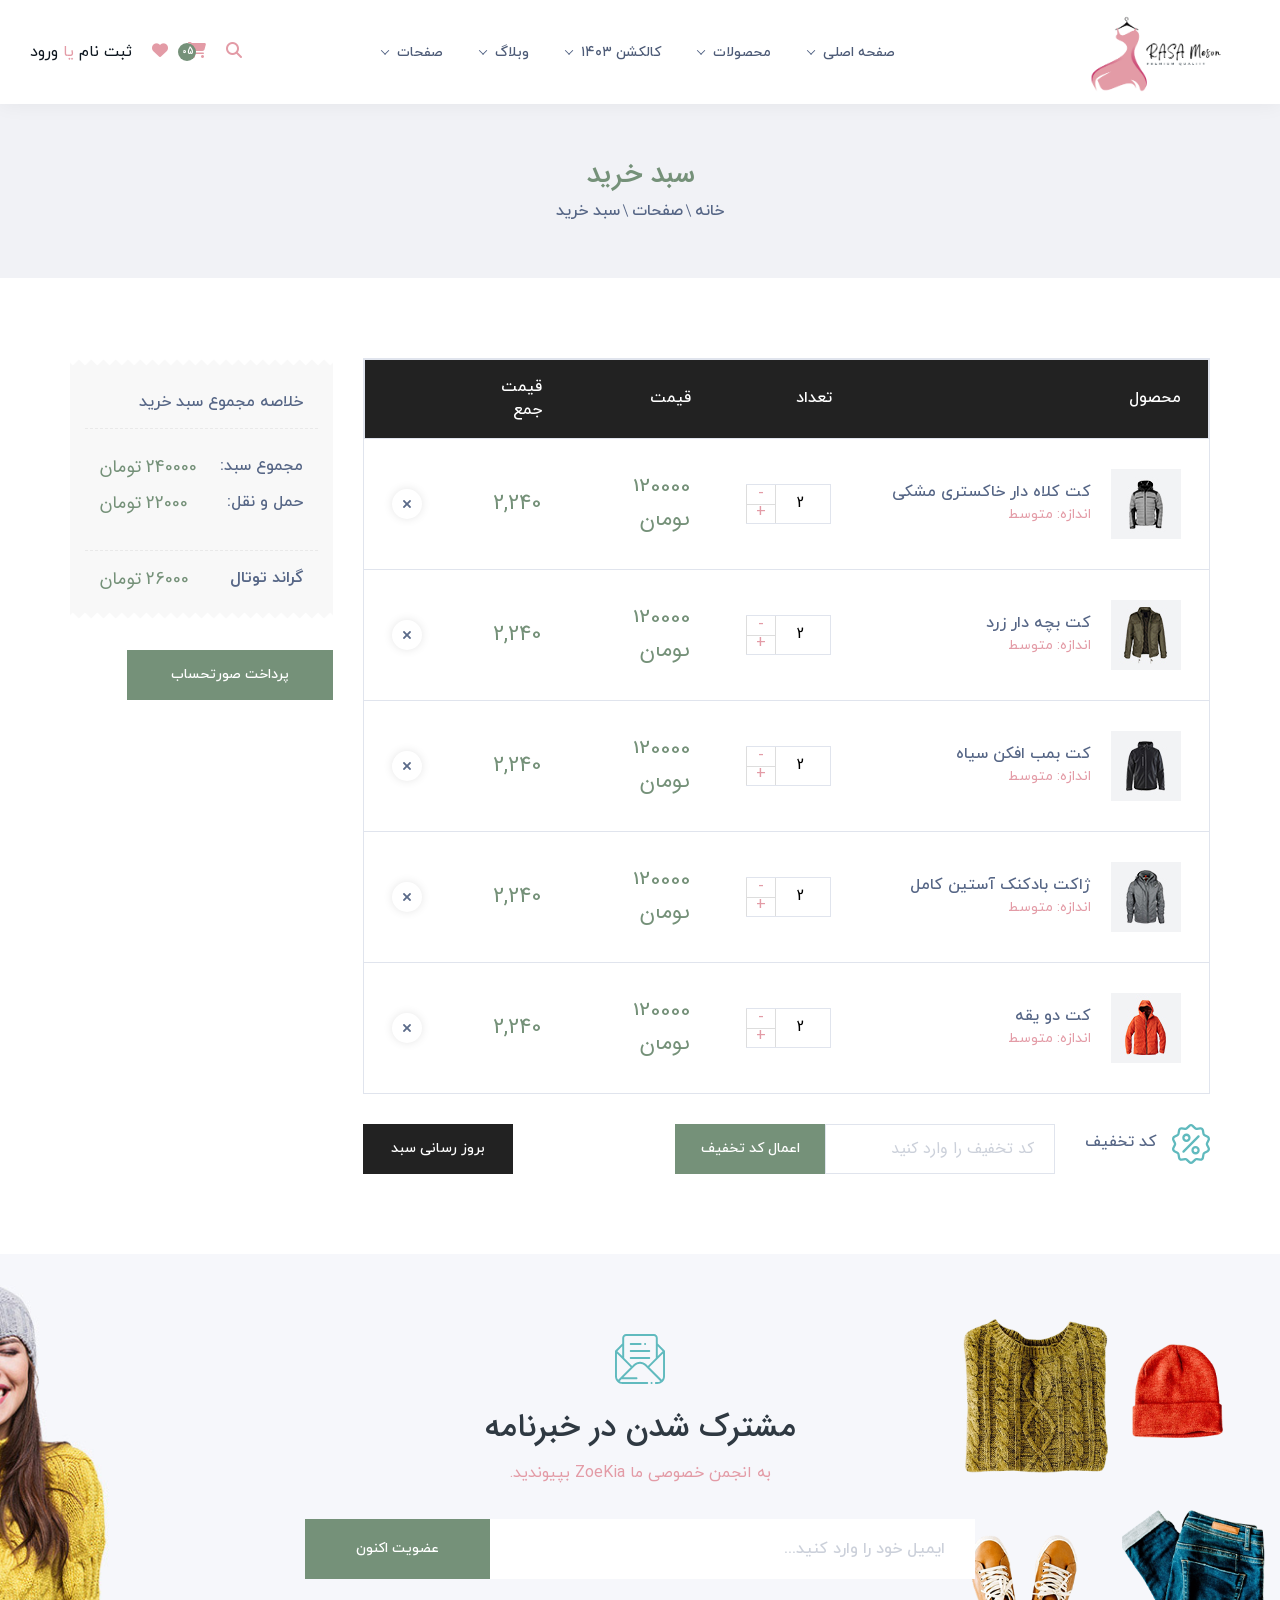
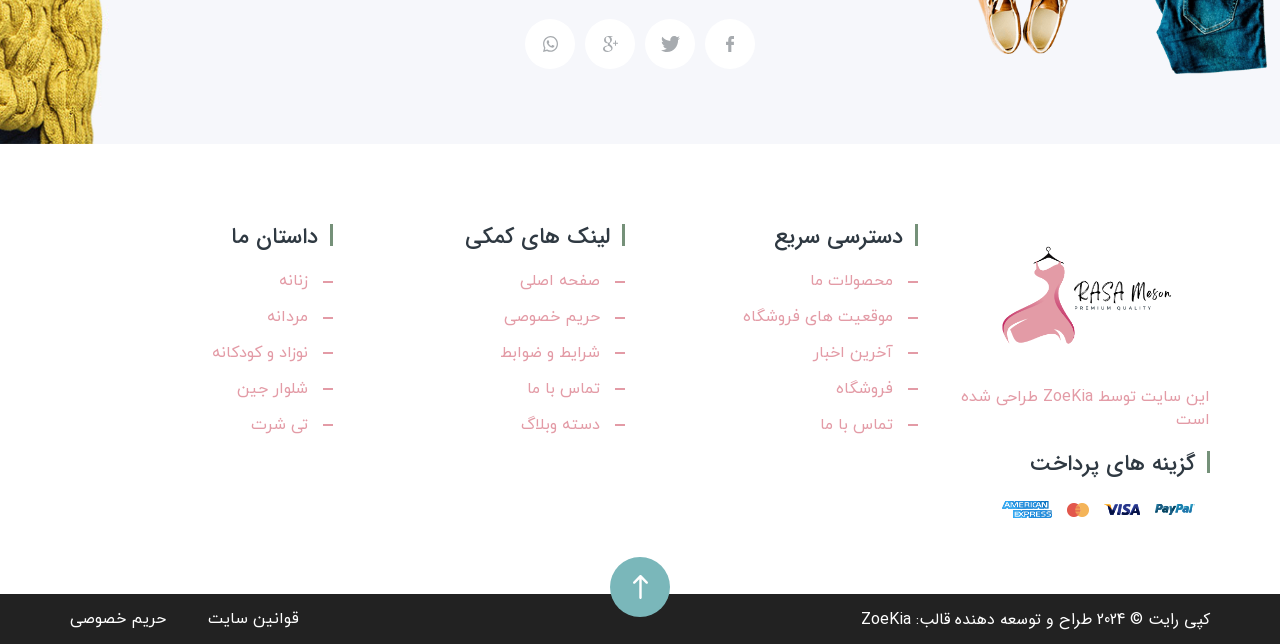
<file: cart.html>
<!doctype html>
<!--[if IE 8]> <html lang="en" class="ie8 no-js"> <![endif]-->
<!--[if IE 9]> <html lang="en" class="ie9 no-js"> <![endif]-->
<!--[if !IE]><!-->
<html lang="en">
<!--<![endif]-->
<!-- Begin Head -->
  
<head>
    <meta charset="utf-8">
    <meta name="viewport" content="width=device-width, initial-scale=1, shrink-to-fit=no">
    <link rel="stylesheet" href="assets/css/bootstrap.min.css" >
    <link rel="stylesheet" href="assets/css/nice-select.css" >
    <link rel="stylesheet" href="assets/css/font.css" >
    <link rel="stylesheet" href="assets/css/swiper-bundle.min.css" >
    <link rel="stylesheet" href="assets/css/comman.css" >
    <link rel="stylesheet" href="https://cdnjs.cloudflare.com/ajax/libs/font-awesome/6.5.1/css/all.min.css" />
    <link rel="stylesheet" href="assets/css/style.css" >
    <!-- Favicon Link -->
    <link rel="shortcut icon" type="image/png" href="assets/img/logo/RASA-logo-copy.png">
    <title> Meson Rasa </title>
</head>
<body>
<!-- main-wrapper start -->
<div class="main-wrapper">
<!-- Preloader Box -->
<div class="preloader-wrapper preloader-active preloader-open">
    <div class="preloader-holder">
        <div class="preloader d-flex justify-content-center align-items-center h-100">
            <span></span>
            <span></span>
            <span></span>
        </div>
    </div>
</div>
    <!-- Search Box -->
<div class="search-main-wrap">
    <div class="search-inner">
        <a href="javascript:void(0);" class="c-search-close">
            <svg viewBox="0 0 413.348 413.348" xmlns="http://www.w3.org/2000/svg"><path d="m413.348 24.354-24.354-24.354-182.32 182.32-182.32-182.32-24.354 24.354 182.32 182.32-182.32 182.32 24.354 24.354 182.32-182.32 182.32 182.32 24.354-24.354-182.32-182.32z"/></svg>
        </a>
        <div class="search-box">
            <form>
                <input type="text" placeholder="جستجو کنید ..."/>
                <button type="submit">
                    <svg xmlns:xlink="http://www.w3.org/1999/xlink" width="17px" height="17px"><path fill-rule="evenodd" fill="rgb(255, 255, 255)" d="M16.337,15.218 C15.846,14.710 15.347,14.210 14.848,13.711 L12.326,11.190 C14.647,7.813 13.433,3.788 10.926,1.947 C8.249,-0.020 4.631,0.233 2.322,2.546 C0.010,4.862 -0.267,8.510 1.664,11.217 C2.621,12.558 4.223,13.526 5.949,13.805 C7.163,14.001 8.993,13.951 10.900,12.633 L10.981,12.724 C11.161,12.925 11.344,13.131 11.537,13.326 C12.605,14.410 13.674,15.490 14.755,16.559 C14.969,16.769 15.226,16.921 15.462,16.974 C15.534,16.991 15.604,16.999 15.674,16.999 C16.017,16.999 16.324,16.804 16.522,16.452 C16.757,16.034 16.690,15.583 16.337,15.218 ZM10.177,4.051 C11.029,4.910 11.496,6.055 11.495,7.273 C11.493,8.489 11.019,9.630 10.162,10.488 C9.308,11.344 8.173,11.815 6.967,11.815 C6.964,11.815 6.961,11.815 6.958,11.815 C5.751,11.813 4.610,11.331 3.748,10.457 C2.891,9.590 2.425,8.452 2.436,7.255 C2.457,4.709 4.449,2.717 6.972,2.717 C6.974,2.717 6.977,2.717 6.979,2.717 C8.189,2.718 9.325,3.192 10.177,4.051 Z"/></svg>
                </button>
            </form>
        </div>
    </div>
</div>
<!-- Header Start -->
<div class="header-main-wrapper header-style1">
    <div class="header-sticky-wrapper">
        <div class="hs-left">
            <div class="hs-left-logo">
                <a href="index.html"><img src="assets/img/logo/RASA-logo-copy.png" alt="logo" class="img-fluid" width="200"></a>
            </div>
        </div>
        <div class="hs-medium custom-scroll">
            <div class="nav-items main-menu-wraper">
                <ul class="menu-list d-xl-flex">
                    <li class="position-relative">
                        <a href="index.html" class="hs-mobile-logo">
                             <img src="assets/img/logo/RASA-logo-copy.png" alt="logo" class="img-fluid">
                        </a>
                        <p class="menu-btn c-toggle-btn sidebar-toggle">
                            <span></span>
                            <span></span>
                            <span></span>
                         </p>
                    </li>
                    <li class="position-relative main">
                        <a href="javascript:void(0);"> صفحه اصلی </a>
                    </li>
                    <li class="position-relative">
                        <a href="javascript:void(0);"> محصولات </a>
                        <div class="drop-menu normal-menu ">
                            <ul class="sub-menu">
                                <li >
                                    <a href="javascript:void(0);"> مجلسی</a>
                                        <ul class="sub-menu">
                                            <li ><a href="product_category.html">کت و شلوار مجلسی</a></li>
                                            <li><a href="product_category.html">لباس مجلسی</a></li>
                                            <li><a href="product_category.html">مانتو</a></li>
                                        </ul>
                                </li>
                            </ul>
                        </div>
                    </li>
                    <li class="position-relative">
                        <a href="javascript:void(0);"> کالکشن ۱۴۰۳ </a>
                        <div class="drop-menu normal-menu ">
                            <ul class="sub-menu">
                                <li>
                                    <a href="javascript:void(0);">اسپرت</a>
                                        <ul class="sub-menu">
                                            <li ><a href="product_category.html">تی شرت </a></li>
                                            <li><a href="product_category.html">پیراهن </a></li>
                                            <li><a href="product_category.html">شلوار </a></li>
                                            <li><a href="product_category.html">ژاکت </a></li>
                                            <li><a href="product_category.html">کت </a></li>                                        </ul>
                                </li>
                            </ul>
                        </div>
                    </li>
                    <li class="position-relative">
                        <a href="javascript:void(0);">وبلاگ </a>
                        <div class="drop-menu normal-menu">
                            <ul class="sub-menu">
                                <li><a href="blog_category.html">دسته بندی وبلاگ </a> </li>                                    
                                <li><a href="blog_single.html">تک نوشته </a> </li>                              
                            </ul>
                        </div>
                    </li>
                    <li class="position-relative">
                        <a href="javascript:void(0);">صفحات </a>
                        <div class="drop-menu normal-menu">
                            <ul class="sub-menu">
                                <li><a href="product_category_sidebar.html">فروشگاه </a> </li>                                    
                                <li><a href="cart.html">سبد خرید </a> </li>                                    
                                <li><a href="product_category.html">محصولات </a> </li>                                    
                                <li><a href="contact.html">تماس با ما </a> </li>                                 
                            </ul>
                        </div>
                    </li>
                </ul>
            </div>
        </div>
        <div class="hs-right">
            <div class="hs-search-cart ">
                <ul class="hs-search-cart-list">
                    <li>
                        <a href="javascript:void(0);" class="hs-search-btn c-search-btn">
                            <i class="fa-solid fa-magnifying-glass"></i>
                        </a>
                    </li>
                    <li class="hs-cart-box cmn-cart-tgl">
                        <a href="javascript:void(0);">
                            <div class="hs-cartbox-inner">
                                <i class="fa-solid fa-cart-shopping"></i>
                                <span class="hs-cart-circle">05</span>
                            </div>                                 
                            <span class="hs-cart-value"></span>
                        </a>
                    </li>
                    <li>
                        <a href="javascript:void(0);" class="menu-btn c-toggle-btn">
                            <span></span>
                            <span></span>
                            <span></span>
                        </a>
                    </li>
                    <li><a href="wishlist.html"><i class="fa-solid fa-heart"></i></a></li>
                    <li id="reg-or-log">
                        <a href="javascript:void(0);" data-toggle="modal" data-target="#register">ثبت نام </a> یا
                        <a href="javascript:void(0);" data-toggle="modal" data-target="#login">ورود </a>
                    </li>
                </ul>
            </div>
        </div>
        
    </div> 
    <div class="bg-overlay sidebar-overlay c-toggle-btn"></div>
</div> 
<!-- Breadcumbs start -->
<div class="e-breadcumb-wrap text-center">
    <h2 class="e-breadcumb-title">سبد خرید </h2>
    <ul class="e-breadcumb-kist">
        <li>
            <a href="index.html">خانه </a>
        </li>
        <li>
            <a href="javascript:void(0);"> صفحات </a>
        </li>
        <li>
            <a href="javascript:void(0);">سبد خرید  </a>
        </li>
    </ul>
</div>
<!-- Product Category start -->
<section class="e-shopcart-wrap">
    <div class="container">
        <div class="row">
            <div class="col-xl-9 col-lg-12">
                <div class="e-shopcart-sec">                    
                    <div class="shopcart-table-wrap mb-30">
                        <form class="table-responsive">
                            <table class="shopcart-table">
                                <thead>
                                  <tr>
                                    <th>محصول </th>
                                    <th>تعداد </th>
                                    <th>قیمت </th>
                                    <th>قیمت جمع </th>
                                    <th>&nbsp;</th>
                                  </tr>
                                </thead>
                                <tbody>
                                  <tr>
                                    <td>
                                        <div class="sc-productwrap">
                                            <a href="product_details.html" class="sc-product-thumb">
                                                <img src="assets/images/index1/shopcart01.jpg" alt="محصول" class="img-fluid">
                                            </a>
                                            <div class="sc-product-details">
                                                <a href="product_details.html" class="sc-product-ttl">کت کلاه دار خاکستری مشکی</a>
                                                <p class="sc-product-sz">اندازه: متوسط </p>
                                            </div>
                                        </div>      
                                    </td>
                                    <td> 
                                        <div class="quantity-box">
                                            <input type="text" class="quantity" value="2">
                                            <span class="quantity-minus pa-sub quantity-icon"> - </span>                                                
                                            <span class="quantity-plus  pa-add quantity-icon"> + </span>                                            
                                        </div>
                                    </td>
                                    <td><span class="sc-product-prc">120000 تومان</span></td>
                                    <td><span class="sc-product-prc">2,240</span></td>
                                    <td>
                                        <a href="javascript:void(0);" class="sc-produc-remove e-remove-product">
                                            <img src="assets/images/index1/svg/cut.svg" alt="icon">
                                        </a>
                                    </td>
                                  </tr>                                                                  
                                  <tr>
                                    <td>
                                        <div class="sc-productwrap">
                                            <a href="product_details.html" class="sc-product-thumb">
                                                <img src="assets/images/index1/shopcart02.jpg" alt="محصول" class="img-fluid">
                                            </a>
                                            <div class="sc-product-details">
                                                <a href="product_details.html" class="sc-product-ttl">کت بچه دار زرد</a>
                                                <p class="sc-product-sz">اندازه: متوسط </p>
                                            </div>
                                        </div>      
                                    </td>
                                    <td> 
                                        <div class="quantity-box">
                                            <input type="text" class="quantity" value="2">
                                            <span class="quantity-minus pa-sub quantity-icon"> - </span>                                                
                                            <span class="quantity-plus  pa-add quantity-icon"> + </span>                                           
                                        </div>
                                    </td>
                                    <td><span class="sc-product-prc">120000 تومان</span></td>
                                    <td><span class="sc-product-prc">2,240</span></td>
                                    <td>
                                        <a href="javascript:void(0);" class="sc-produc-remove e-remove-product">
                                            <img src="assets/images/index1/svg/cut.svg" alt="icon">
                                        </a>
                                    </td>
                                  </tr>                                                                  
                                  <tr>
                                    <td>
                                        <div class="sc-productwrap">
                                            <a href="product_details.html" class="sc-product-thumb">
                                                <img src="assets/images/index1/shopcart03.jpg" alt="محصول" class="img-fluid">
                                            </a>
                                            <div class="sc-product-details">
                                                <a href="product_details.html" class="sc-product-ttl">کت بمب افکن سیاه</a>
                                                <p class="sc-product-sz">اندازه: متوسط </p>
                                            </div>
                                        </div>      
                                    </td>
                                    <td> 
                                        <div class="quantity-box">
                                            <input type="text" class="quantity" value="2">
                                            <span class="quantity-minus pa-sub quantity-icon"> - </span>                                                
                                            <span class="quantity-plus  pa-add quantity-icon"> + </span>                                           
                                        </div>
                                    </td>
                                    <td><span class="sc-product-prc">120000 تومان</span></td>
                                    <td><span class="sc-product-prc">2,240</span></td>
                                    <td>
                                        <a href="javascript:void(0);" class="sc-produc-remove e-remove-product">
                                            <img src="assets/images/index1/svg/cut.svg" alt="icon">
                                        </a>
                                    </td>
                                  </tr>                                                                  
                                  <tr>
                                    <td>
                                        <div class="sc-productwrap">
                                            <a href="product_details.html" class="sc-product-thumb">
                                                <img src="assets/images/index1/shopcart05.jpg" alt="محصول" class="img-fluid">
                                            </a>
                                            <div class="sc-product-details">
                                                <a href="product_details.html" class="sc-product-ttl">ژاکت بادکنک آستین کامل</a>
                                                <p class="sc-product-sz">اندازه: متوسط </p>
                                            </div>
                                        </div>      
                                    </td>
                                    <td> 
                                        <div class="quantity-box">
                                            <input type="text" class="quantity" value="2">
                                            <span class="quantity-minus pa-sub quantity-icon"> - </span>                                                
                                            <span class="quantity-plus  pa-add quantity-icon"> + </span>                                           
                                        </div>
                                    </td>
                                    <td><span class="sc-product-prc">120000 تومان</span></td>
                                    <td><span class="sc-product-prc">2,240</span></td>
                                    <td>
                                        <a href="javascript:void(0);" class="sc-produc-remove e-remove-product">
                                            <img src="assets/images/index1/svg/cut.svg" alt="icon">
                                        </a>
                                    </td>
                                  </tr>                                                                  
                                  <tr>
                                    <td>
                                        <div class="sc-productwrap">
                                            <a href="product_details.html" class="sc-product-thumb">
                                                <img src="assets/images/index1/shopcart04.jpg" alt="محصول" class="img-fluid">
                                            </a>
                                            <div class="sc-product-details">
                                                <a href="product_details.html" class="sc-product-ttl">کت دو یقه</a>
                                                <p class="sc-product-sz">اندازه: متوسط </p>
                                            </div>
                                        </div>      
                                    </td>
                                    <td> 
                                        <div class="quantity-box">
                                            <input type="text" class="quantity" value="2">
                                            <span class="quantity-minus pa-sub quantity-icon"> - </span>                                                
                                            <span class="quantity-plus  pa-add quantity-icon"> + </span>                                           
                                        </div>
                                    </td>
                                    <td><span class="sc-product-prc">120000 تومان</span></td>
                                    <td><span class="sc-product-prc">2,240</span></td>
                                    <td>
                                        <a href="javascript:void(0);" class="sc-produc-remove e-remove-product">
                                            <img src="assets/images/index1/svg/cut.svg" alt="icon">
                                        </a>
                                    </td>
                                  </tr>                                                                  
                                </tbody>
                              </table>
                        </form>
                    </div>
                    <div class="shopcart-bottom mb-30">
                        <ul class="shopcart-dis-list">
                            <li>                                
                                <div class="sc-dcinput">
                                    <div class="sc-diswrap">
                                        <img src="assets/images/index1/svg/discount_Per.svg" alt="icon">
                                        <span>کد تخفیف</span>
                                    </div>
                                    <div class="sc-disinputwrap">
                                        <form>
                                            <div class="e-nl-box boreder">
                                                <input type="text" placeholder="کد تخفیف را وارد کنید">
                                                <a href="javascript:void(0);" class="e-btn newsletter-btn">اعمال کد تخفیف </a>
                                            </div>
                                        </form>
                                    </div>
                                </div>
                            </li>
                            <li>                                
                                <a href="javascript:void(0);" class="e-btn black update-cart">بروز رسانی سبد </a>
                            </li>
                        </ul>
                    </div> 
                </div>                      
            </div>            
            <div class="col-xl-3 col-lg-12">
                <div class="e-shopcart-sidebar">
                    <div class="e-totalsumry mb-30">
                        <div class="e-totalsumry-header">
                            <h2 class="e-totalsumry-ttl">خلاصه مجموع سبد خرید</h2>
                        </div>
                        <div class="e-totalsumry-body">
                            <ul class="e-totalsumry-list">
                                <li>
                                    <span class="ts-list-head">مجموع سبد:</span>
                                    <span class="ts-list-shead">240000 تومان</span>
                                </li>
                                <li>
                                    <span class="ts-list-head">حمل و نقل: </span>
                                    <span class="ts-list-shead">22000 تومان</span>
                                </li>
                            </ul>
                            <!-- <a href="javascript:void(0);" class="ts-chngadd">Change Address
                                <img src="assets/images/index1/svg/edit.svg" alt="edit">
                            </a> -->
                        </div>  
                        <div class="e-totalsumry-fotr">
                            <ul class="e-totalsumry-list total">
                                <li>
                                    <span class="ts-list-head">گراند توتال</span>
                                    <span class="ts-list-shead">26000 تومان</span>
                                </li>
                            </ul>
                        </div>  
                    </div> 
                    <a href="shipping_cart.html" class="e-btn">پرداخت صورتحساب </a>
                </div>                      
            </div>            
        </div>
    </div>
</section>

<!-- Newsletter start -->
<section class="e-newsletter-wrap e-newsletter-cloth">
    <div class="container">
        <div class="row">
            <div class="col-12">
                <div class="e-nl-wrap text-center">
                    <span class="e-nl-icon">
                        <svg xmlns:xlink="http://www.w3.org/1999/xlink" width="50px" height="50px"><path fill-rule="evenodd" fill="rgb(96, 186, 190)" d="M47.551,47.888 C47.538,47.901 47.527,47.915 47.514,47.928 C47.483,47.959 47.450,47.987 47.417,48.012 C46.042,49.247 44.225,50.000 42.236,50.000 L40.918,50.000 C40.379,50.000 39.941,49.562 39.941,49.023 C39.941,48.484 40.379,48.046 40.918,48.046 L42.236,48.046 C43.380,48.046 44.446,47.713 45.345,47.141 L29.913,31.708 C27.204,28.999 22.796,28.999 20.087,31.708 L8.438,43.357 L21.484,43.357 C22.023,43.357 22.461,43.794 22.461,44.333 C22.461,44.873 22.023,45.310 21.484,45.310 L6.485,45.310 L4.654,47.141 C5.554,47.713 6.620,48.046 7.764,48.046 L32.220,48.046 C32.759,48.046 33.196,48.484 33.196,49.023 C33.196,49.562 32.759,50.000 32.220,50.000 L7.764,50.000 C3.483,50.000 -0.000,46.517 -0.000,42.236 L-0.000,17.183 C-0.000,16.924 0.103,16.676 0.286,16.493 L7.227,9.552 L7.227,3.906 C7.227,1.752 8.979,-0.000 11.133,-0.000 L38.867,-0.000 C41.021,-0.000 42.773,1.752 42.773,3.906 L42.773,9.601 L49.711,16.490 C49.896,16.673 50.000,16.923 50.000,17.183 L50.000,42.236 C50.000,44.462 49.057,46.471 47.551,47.888 ZM7.227,12.314 L2.358,17.183 L7.227,22.052 L7.227,12.314 ZM1.953,19.541 L1.953,42.236 C1.953,43.592 2.421,44.840 3.203,45.830 L15.723,33.310 L1.953,19.541 ZM40.820,3.906 C40.820,2.829 39.944,1.953 38.867,1.953 L11.133,1.953 C10.056,1.953 9.180,2.829 9.180,3.906 L9.180,24.005 L17.104,31.929 L18.706,30.327 C22.177,26.856 27.823,26.856 31.294,30.327 L32.896,31.929 L40.820,24.005 L40.820,3.906 ZM42.773,12.353 L42.773,22.052 L47.640,17.185 L42.773,12.353 ZM48.047,19.541 L34.277,33.310 L46.797,45.830 C47.579,44.840 48.047,43.592 48.047,42.236 L48.047,19.541 ZM14.798,24.023 C14.798,23.484 15.235,23.046 15.774,23.046 L34.226,23.046 C34.765,23.046 35.202,23.484 35.202,24.023 C35.202,24.562 34.765,24.999 34.226,24.999 L15.774,24.999 C15.235,24.999 14.798,24.562 14.798,24.023 ZM34.226,17.968 L15.774,17.968 C15.235,17.968 14.798,17.531 14.798,16.992 C14.798,16.453 15.235,16.015 15.774,16.015 L34.226,16.015 C34.765,16.015 35.202,16.453 35.202,16.992 C35.202,17.531 34.765,17.968 34.226,17.968 ZM30.110,10.937 C29.853,10.937 29.602,10.833 29.420,10.651 C29.238,10.469 29.134,10.217 29.134,9.960 C29.134,9.704 29.238,9.452 29.420,9.270 C29.602,9.088 29.853,8.984 30.110,8.984 C30.367,8.984 30.619,9.088 30.802,9.270 C30.983,9.452 31.087,9.704 31.087,9.960 C31.087,10.217 30.983,10.469 30.802,10.651 C30.619,10.833 30.367,10.937 30.110,10.937 ZM25.586,10.937 L15.774,10.937 C15.235,10.937 14.798,10.500 14.798,9.960 C14.798,9.422 15.235,8.984 15.774,8.984 L25.586,8.984 C26.125,8.984 26.562,9.422 26.562,9.960 C26.562,10.500 26.125,10.937 25.586,10.937 ZM36.573,48.046 L36.586,48.046 C37.125,48.046 37.562,48.484 37.562,49.023 C37.562,49.562 37.125,50.000 36.586,50.000 L36.573,50.000 C36.034,50.000 35.597,49.562 35.597,49.023 C35.597,48.484 36.034,48.046 36.573,48.046 Z"/></svg>
                    </span>
                    <h2 class="e-nl-title">مشترک شدن در خبرنامه</h2>
                    <p class="e-nl-des">به انجمن خصوصی ما ZoeKia بپیوندید. <br></p>
                    <form>
                        <div class="e-nl-box">
                            <input type="text" placeholder="ایمیل خود را وارد کنید...">
                            <a href="javascript:void(0);" class="e-btn newsletter-btn">عضویت اکنون  </a>
                        </div>
                    </form>
                    <ul class="c-social-list">
                        <li>
                            <a href="javascript:void(0);">
                                <svg xmlns:xlink="http://www.w3.org/1999/xlink" width="8px" height="16px"><path fill-rule="evenodd" fill="rgb(167, 171, 175)" d="M7.700,0.001 L5.781,-0.002 C3.625,-0.002 2.231,1.544 2.231,3.936 L2.231,5.752 L0.301,5.752 C0.134,5.752 -0.001,5.897 -0.001,6.078 L-0.001,8.709 C-0.001,8.889 0.134,9.035 0.301,9.035 L2.231,9.035 L2.231,15.673 C2.231,15.852 2.366,15.999 2.533,15.999 L5.050,15.999 C5.217,15.999 5.352,15.852 5.352,15.673 L5.352,9.035 L7.608,9.035 C7.775,9.035 7.910,8.889 7.910,8.709 L7.911,6.078 C7.911,5.992 7.879,5.909 7.823,5.847 C7.766,5.786 7.690,5.752 7.609,5.752 L5.352,5.752 L5.352,4.212 C5.352,3.473 5.515,3.098 6.406,3.098 L7.700,3.096 C7.866,3.096 8.001,2.950 8.001,2.770 L8.001,0.328 C8.001,0.147 7.866,0.002 7.700,0.001 L7.700,0.001 Z"/></svg>
                            </a>
                        </li>
                        <li>
                            <a href="javascript:void(0);">
                                <svg xmlns="http://www.w3.org/2000/svg" xmlns:xlink="http://www.w3.org/1999/xlink" width="19px" height="16px"><path fill-rule="evenodd" fill="rgb(167, 171, 175)" d="M19.000,1.893 C18.293,2.214 17.540,2.427 16.755,2.531 C17.563,2.030 18.179,1.246 18.469,0.299 C17.716,0.765 16.885,1.093 15.999,1.277 C15.284,0.487 14.265,-0.001 13.154,-0.001 C10.997,-0.001 9.261,1.813 9.261,4.037 C9.261,4.357 9.287,4.665 9.351,4.957 C6.113,4.794 3.248,3.185 1.323,0.734 C0.987,1.339 0.789,2.030 0.789,2.775 C0.789,4.174 1.484,5.413 2.520,6.131 C1.894,6.118 1.280,5.930 0.760,5.633 C0.760,5.646 0.760,5.662 0.760,5.677 C0.760,7.640 2.110,9.269 3.880,9.645 C3.563,9.734 3.218,9.777 2.859,9.777 C2.610,9.777 2.358,9.763 2.122,9.709 C2.626,11.307 4.059,12.482 5.762,12.521 C4.436,13.595 2.754,14.243 0.932,14.243 C0.613,14.243 0.306,14.228 -0.000,14.187 C1.725,15.340 3.770,15.999 5.975,15.999 C13.143,15.999 17.062,9.845 17.062,4.511 C17.062,4.332 17.056,4.160 17.047,3.989 C17.821,3.421 18.470,2.710 19.000,1.893 Z"/></svg>
                            </a>
                        </li>
                        <li>
                            <a href="javascript:void(0);">
                                <svg xmlns="http://www.w3.org/2000/svg" xmlns:xlink="http://www.w3.org/1999/xlink" width="15px" height="16px"><path fill-rule="evenodd" fill="rgb(167, 171, 175)" d="M12.981,7.743 L12.981,9.842 L11.988,9.842 L11.988,7.743 L9.979,7.743 L9.979,6.701 L11.988,6.701 L11.988,4.615 L12.981,4.615 L12.981,6.701 L15.000,6.701 L15.000,7.743 L12.981,7.743 ZM7.490,0.849 C7.951,1.244 8.913,2.079 8.913,3.666 C8.913,5.209 8.071,5.941 7.228,6.629 C6.967,6.900 6.666,7.192 6.666,7.652 C6.666,8.109 6.967,8.360 7.187,8.549 L7.911,9.133 C8.795,9.904 9.597,10.613 9.597,12.055 C9.597,14.017 7.769,15.998 4.316,15.998 C1.404,15.998 -0.000,14.559 -0.000,13.014 C-0.000,12.263 0.361,11.200 1.545,10.468 C2.790,9.676 4.477,9.572 5.381,9.508 C5.099,9.132 4.778,8.736 4.778,8.089 C4.778,7.735 4.879,7.527 4.979,7.276 C4.757,7.297 4.538,7.317 4.337,7.317 C2.209,7.317 1.004,5.668 1.004,4.040 C1.004,3.082 1.425,2.016 2.289,1.244 C3.433,0.264 4.998,-0.002 6.084,-0.002 L10.039,-0.002 L8.733,0.849 L7.490,0.849 ZM3.493,10.428 C3.052,10.594 1.767,11.095 1.767,12.576 C1.767,14.059 3.153,15.123 5.300,15.123 C7.228,15.123 8.253,14.161 8.252,12.870 C8.252,11.802 7.590,11.240 6.063,10.114 C5.903,10.093 5.802,10.093 5.602,10.093 C5.421,10.093 4.337,10.134 3.493,10.428 ZM4.619,0.786 C4.095,0.786 3.534,1.057 3.212,1.475 C2.871,1.914 2.771,2.475 2.771,3.019 C2.771,4.417 3.553,6.733 5.281,6.733 C5.783,6.733 6.323,6.483 6.645,6.149 C7.108,5.667 7.147,5.002 7.147,4.625 C7.147,3.123 6.284,0.786 4.619,0.786 Z"/></svg>
                            </a>
                        </li>
                        <li>
                            <a href="javascript:void(0);">
                                <svg xmlns="http://www.w3.org/2000/svg" xmlns:xlink="http://www.w3.org/1999/xlink" width="15px" height="16px"><path fill-rule="evenodd" fill="rgb(167, 171, 175)" d="M12.814,2.324 C11.404,0.826 9.529,0.000 7.531,-0.001 C3.414,-0.001 0.064,3.556 0.062,7.927 C0.062,9.324 0.406,10.688 1.059,11.890 L-0.000,15.999 L3.959,14.897 C5.050,15.528 6.278,15.861 7.528,15.861 L7.531,15.861 C11.648,15.861 14.998,12.305 15.000,7.933 C15.001,5.815 14.224,3.822 12.814,2.324 L12.814,2.324 ZM7.531,14.523 L7.529,14.523 C6.415,14.522 5.322,14.204 4.369,13.604 L4.143,13.461 L1.793,14.115 L2.420,11.683 L2.272,11.434 C1.651,10.385 1.323,9.173 1.323,7.927 C1.325,4.294 4.110,1.337 7.534,1.337 C9.192,1.338 10.750,2.025 11.922,3.271 C13.094,4.517 13.739,6.172 13.739,7.933 C13.737,11.566 10.953,14.523 7.531,14.523 L7.531,14.523 ZM10.936,9.587 C10.750,9.488 9.832,9.008 9.661,8.943 C9.490,8.876 9.365,8.843 9.241,9.042 C9.117,9.240 8.759,9.686 8.650,9.818 C8.541,9.950 8.433,9.967 8.246,9.868 C8.059,9.769 7.458,9.559 6.745,8.885 C6.190,8.359 5.816,7.710 5.707,7.513 C5.598,7.314 5.706,7.217 5.789,7.108 C5.991,6.842 6.193,6.563 6.255,6.430 C6.318,6.298 6.287,6.183 6.240,6.084 C6.193,5.984 5.820,5.009 5.664,4.612 C5.513,4.226 5.359,4.278 5.245,4.272 C5.136,4.266 5.011,4.265 4.887,4.265 C4.763,4.265 4.560,4.315 4.389,4.513 C4.218,4.712 3.736,5.191 3.736,6.166 C3.736,7.141 4.405,8.083 4.498,8.216 C4.591,8.347 5.814,10.349 7.686,11.206 C8.131,11.411 8.479,11.532 8.750,11.624 C9.197,11.774 9.604,11.753 9.925,11.703 C10.284,11.646 11.029,11.223 11.185,10.760 C11.341,10.297 11.341,9.901 11.294,9.818 C11.247,9.736 11.123,9.686 10.936,9.587 L10.936,9.587 Z"/></svg>
                            </a>
                        </li>
                    </ul>
                </div>
            </div>
        </div>
    </div>
    <div class="newletter-moving-wrap">
        <ul class="newletter-moving-list">
            <li><img src="assets/images/index1/news_move1.png" alt="image" class="img-fluid"></li>
            <li><img src="assets/images/index1/news_move2.png" alt="image" class="img-fluid"></li>
            <li><img src="assets/images/index1/news_move3.png" alt="image" class="img-fluid"></li>
            <li><img src="assets/images/index1/news_move4.png" alt="image" class="img-fluid"></li>
        </ul>        
    </div>
    
</section>

<!-- Footer start -->
<footer class="e-footer-wrap e-footer-cloth">
    <div class="container">
        <div class="e-footer-box">
            <div class="row">
                <div class="col-md-3 col-sm-6">
                    <div class="e-footer-inner">
                        <a href="index.html"><img src="assets/img/logo/RASA-logo-copy.png" alt="logo" class="img-fluid"></a>
                        <p class="efoot-about"> این سایت توسط ZoeKia طراحی شده است</p>
                        <h2 class="efoot-heading">گزینه های پرداخت </h2>
                        <ul class="efoot-payment">
                            <li><a href="shipping_cart.html"><img src="assets/images/index1/payment1.png" alt="payment" class="img-fluid"></a></li>
                            <li><a href="shipping_cart.html"><img src="assets/images/index1/payment2.png" alt="payment" class="img-fluid"></a></li>
                            <li><a href="shipping_cart.html"><img src="assets/images/index1/payment3.png" alt="payment" class="img-fluid"></a></li>
                            <li><a href="shipping_cart.html"><img src="assets/images/index1/payment4.png" alt="payment" class="img-fluid"></a></li>
                        </ul>
                    </div>
                </div>
                <div class="col-md-3 col-sm-6">
                    <div class="e-footer-inner">
                    <h2 class="efoot-heading">دسترسی سریع </h2>
                    <ul class="efoot-list">
                        <li><a href="product_category.html">محصولات ما  </a></li>
                        <li><a href="contact.html">موقعیت های فروشگاه </a></li>
                        <li><a href="blog_single.html">آخرین اخبار </a></li>
                        <li><a href="product_category_sidebar.html">فروشگاه </a></li>                        
                        <li><a href="contact.html">تماس با ما </a></li>
                    </ul>
                    </div>
                </div>
                <div class="col-md-3 col-sm-6">
                    <div class="e-footer-inner">
                    <h2 class="efoot-heading">لینک های کمکی </h2>
                    <ul class="efoot-list">
                        <li><a href="index.html">صفحه اصلی </a></li>
                        <li><a href="privacy_policy.html">حریم خصوصی </a></li>
                        <li><a href="terms.html">شرایط و ضوابط </a></li>
                        <li><a href="contact.html">تماس با ما </a></li>
                        <li><a href="blog_category.html">دسته وبلاگ </a></li>
                    </ul>
                    </div>
                </div>
                <div class="col-md-3 col-sm-6">
                    <div class="e-footer-inner">
                    <h2 class="efoot-heading">داستان ما </h2>
                    <ul class="efoot-list">
                        <li><a href="product_category_sidebar.html">زنانه </a></li>
                        <li><a href="product_category_sidebar.html">مردانه </a></li>
                        <li><a href="product_category_sidebar.html">نوزاد و کودکانه </a></li>
                        <li><a href="product_category_sidebar.html">شلوار جین </a></li>
                        <li><a href="product_category_sidebar.html">تی شرت </a></li>
                    </ul>
                    </div>
                </div>
            </div>
        </div>
    </div>
    <!-- GO To Top -->
    <a href="javascript:void(0);" id="scroll">
        <svg xmlns:xlink="http://www.w3.org/1999/xlink" width="15px" height="24px"><path fill-rule="evenodd" fill="rgb(255, 255, 255)" d="M6.638,0.361 C6.638,0.361 6.637,0.361 6.637,0.362 L0.357,6.757 C-0.114,7.237 -0.112,8.012 0.361,8.489 C0.834,8.966 1.599,8.964 2.069,8.485 L6.285,4.191 L6.285,22.770 C6.285,23.446 6.826,23.994 7.493,23.994 C8.160,23.994 8.701,23.446 8.701,22.770 L8.701,4.191 L12.917,8.485 C13.387,8.964 14.152,8.966 14.625,8.489 C15.098,8.012 15.099,7.237 14.629,6.757 L8.349,0.362 C8.349,0.361 8.348,0.361 8.348,0.361 C7.876,-0.119 7.109,-0.117 6.638,0.361 L6.638,0.361 Z"/></svg>  </a>
</footer>

<!-- Bottom Footer start -->
<div class="e-bfooter-wrap e-bfooter-cloth">            
    <div class="container">            
        <div class="row">
            <div class="col-lg-6">
                <p class="e-footer-text text-center text-lg-left">کپی رایت © 2024     طراح و توسعه دهنده قالب: ZoeKia</p>
            </div>            
            <div class="col-lg-6">
                <ul class="e-bfooter-list">
                    <li><a href="terms.html">قوانین سایت </a></li>
                    <li><a href="privacy_policy.html">حریم خصوصی </a></li>
                </ul>
            </div>
        </div>
    </div>
</div>

</div>
<!-- main-wrapper End -->

<!-- sidebar cart start -->
<div class="sb-cartbox">
    <div class="sb-cartbox-inner">
        <div class="sb-cartbox-header text-center">
            <h4 class="sb-cb-ttl">سبد خرید  ( 5 )</h4>
            <p class="sb-cb-subttl">5 کالای خود را در سبد خرید خود داشته باشید</p>
            <a href="javascript:void(0);" class="sb-cb-close close-box">بستن </a>
        </div> 
        <div class="sb-cartbox-body">
            <ul class="sb-cartbox-list">
                <li>
                    <div class="sc-productwrap">
                        <a href="product_details.html" class="sc-product-thumb">
                            <img src="assets/images/index1/shopcart01.jpg" alt="محصول" class="img-fluid">
                        </a>
                        <div class="sc-product-details">
                            <a href="product_details.html" class="sc-product-ttl">کت کلاه دار خاکستری مشکی</a>
                            <p class="sc-product-sz">اندازه: متوسط </p>
                        </div>
                    </div> 
                    <div class="sc-quantity">
                        1X <span class="sc-price"> 120000 تومان</span>                                                                
                    </div>
                    <a href="javascript:void(0);" class="sc-produc-remove">
                        <img src="assets/images/index1/svg/cut.svg" alt="icon">
                    </a>
                </li>
                <li>
                    <div class="sc-productwrap">
                        <a href="product_details.html" class="sc-product-thumb">
                            <img src="assets/images/index1/shopcart02.jpg" alt="محصول" class="img-fluid">
                        </a>
                        <div class="sc-product-details">
                            <a href="product_details.html" class="sc-product-ttl">کت بچه دار زرد</a>
                            <p class="sc-product-sz">اندازه: متوسط </p>
                        </div>
                    </div> 
                    <div class="sc-quantity">
                        1X <span class="sc-price"> 860000 تومان</span>                                                                
                    </div>
                    <a href="javascript:void(0);" class="sc-produc-remove">
                        <img src="assets/images/index1/svg/cut.svg" alt="icon">
                    </a>
                </li>
                <li>
                    <div class="sc-productwrap">
                        <a href="product_details.html" class="sc-product-thumb">
                            <img src="assets/images/index1/shopcart03.jpg" alt="محصول" class="img-fluid">
                        </a>
                        <div class="sc-product-details">
                            <a href="product_details.html" class="sc-product-ttl">کت بچه دار زرد</a>
                            <p class="sc-product-sz">اندازه: متوسط </p>
                        </div>
                    </div> 
                    <div class="sc-quantity">
                        1X <span class="sc-price"> 190000 تومان</span>                                                                
                    </div>
                    <a href="javascript:void(0);" class="sc-produc-remove">
                        <img src="assets/images/index1/svg/cut.svg" alt="icon">
                    </a>
                </li>
                <li>
                    <div class="sc-productwrap">
                        <a href="product_details.html" class="sc-product-thumb">
                            <img src="assets/images/index1/shopcart04.jpg" alt="محصول" class="img-fluid">
                        </a>
                        <div class="sc-product-details">
                            <a href="product_details.html" class="sc-product-ttl">کت بمب افکن سیاه</a>
                            <p class="sc-product-sz">اندازه: متوسط </p>
                        </div>
                    </div> 
                    <div class="sc-quantity">
                        1X <span class="sc-price"> 29000 تومان</span>                                                                
                    </div>
                    <a href="javascript:void(0);" class="sc-produc-remove">
                        <img src="assets/images/index1/svg/cut.svg" alt="icon">
                    </a>
                </li>
                <li>
                    <div class="sc-productwrap">
                        <a href="product_details.html" class="sc-product-thumb">
                            <img src="assets/images/index1/shopcart05.jpg" alt="محصول" class="img-fluid">
                        </a>
                        <div class="sc-product-details">
                            <a href="product_details.html" class="sc-product-ttl">ژاکت بادکنک آستین کامل</a>
                            <p class="sc-product-sz">اندازه: متوسط </p>
                        </div>
                    </div> 
                    <div class="sc-quantity">
                        1X <span class="sc-price"> 320000 تومان</span>                                                                
                    </div>
                    <a href="javascript:void(0);" class="sc-produc-remove">
                        <img src="assets/images/index1/svg/cut.svg" alt="icon">
                    </a>
                </li>
            </ul>
        </div> 
        <div class="sb-cartbox-footer">
            <div class="sb-cartbox-total">
                <strong>مجموع سبد:</strong>
                <span class="sb-cartbox-amount">859000 تومان</span>
            </div>
            <div class="sb-cartbox-btn">
                <a href="cart.html" class="e-btn">سبد خرید </a>
                <a href="shipping_cart.html" class="e-btn">پرداخت </a>
            </div>
        </div> 
    </div>   
</div>
<div class="bg-overlay cb-overlay cmn-cart-tgl"></div>

<!-- Login form start -->  
    <!-- The Modal -->
    <div class="e-autho-model modal fade" id="login">
        <div class="modal-dialog modal-dialog-centered">
        <div class="modal-content">        
            <!-- Modal body -->
            <div class="modal-body">
            <div class="modal-inner">
                <div class="row">
                    <div class="col-md-12">
                        <div class="modal-inner-box">
                            <div class="autho-model-header text-center">
                                <a href="javascript:void(0);"><img src="assets/images/index1/big_logo.png" alt="logo" class="img-fluid"></a>
                                <p class="autho-model-sttl">لورم ایپسوم متن ساختگی با تولید سادگی نامفهوم از صنعت چاپ و با استفاده از طراحان گرافیک است. چاپگرها و متون بلکه روزنامه و مجله در ستون و سطرآنچنان که لازم است.</p>
                                <h2 class="autho-model-ttl">ورود </h2>
                            </div>
                            
                            <div class="autho-model-filed">
                                <form>
                                    <div class="row">                                        
                                        <div class="col-md-12">                                       
                                            <div class="e-form-field mb-20">
                                                <label>ایمیل </label>
                                                <input class="e-field-inner" type="email">
                                            </div>
                                        </div>
                                        <div class="col-md-12">                                       
                                            <div class="e-form-field mb-20">
                                                <label>رمز عبور </label>
                                                <input class="e-field-inner" type="Password">
                                            </div>
                                        </div> 
                                        <div class="col-md-12">                                       
                                            <div class="e-form-field mb-20">
                                                <ul class="e-rememberforgot-list">
                                                    <li>
                                                        <div class="e-checkbox-wrap">
                                                            <input class="e-checkbox-input" type="checkbox" id="remember_me">
                                                            <label for="remember_me" class="e-checkbox">مرا به خاطر بسپار </label>
                                                        </div>
                                                    </li>
                                                    <li><a href="forgot_password.html" class="e-comn-link">فراموشی رمز عبور؟ </a></li>
                                                </ul>                                            
                                            </div>
                                        </div> 
                                        <div class="col-md-12">                                       
                                            <div class="">
                                                <a href="index.html" class="e-btn">ورود </a>
                                            </div>
                                        </div>
                                    </div>
                                </form>
                            </div>
                        </div>
                        
                    </div>
                </div>
            </div>
            <button type="button" class="autho-close" data-dismiss="modal">&times;</button>
            </div>         
        </div>
        </div>
    </div>

<!-- Register form start -->  
    <!-- The Modal -->
    <div class="e-autho-model modal fade" id="register">
      <div class="modal-dialog modal-dialog-centered">
        <div class="modal-content">        
          <!-- Modal body -->
          <div class="modal-body">
            <div class="modal-inner">
                <div class="row">
                    <!-- <div class="col-md-5">
                        left
                    </div> -->
                    <div class="col-md-12">
                        <div class="modal-inner-box">
                            <div class="autho-model-header text-center">
                                <a href="javascript:void(0);"><img src="assets/images/index1/big_logo.png" alt="logo" class="img-fluid"></a>
                                <p class="autho-model-sttl">لورم ایپسوم متن ساختگی با تولید سادگی نامفهوم از صنعت چاپ و با استفاده از طراحان گرافیک است. چاپگرها و متون بلکه روزنامه و مجله در ستون و سطرآنچنان که لازم است.</p>
                                <h2 class="autho-model-ttl">ثبت نام </h2>
                            </div>
                            
                            <div class="autho-model-filed">
                                <form>
                                    <div class="row">                                        
                                        <div class="col-md-12">                                       
                                            <div class="e-form-field mb-20">
                                                <label>نام </label>
                                                <input class="e-field-inner" type="text">
                                            </div>
                                        </div>
                                        <div class="col-md-12">                                       
                                            <div class="e-form-field mb-20">
                                                <label>ایمیل </label>
                                                <input class="e-field-inner" type="email">
                                            </div>
                                        </div>
                                        <div class="col-md-12">                                       
                                            <div class="e-form-field mb-20">
                                                <label>رمز عبور </label>
                                                <input class="e-field-inner" type="Password">
                                            </div>
                                        </div> 
                                        <div class="col-md-12">                                       
                                            <div class="">
                                                <a href="index.html" class="e-btn">ثبت نام </a>
                                            </div>
                                        </div>
                                    </div>
                                </form>
                            </div>
                        </div>
                        
                    </div>
                </div>
            </div>
            <button type="button" class="autho-close" data-dismiss="modal">&times;</button>
          </div>         
        </div>
      </div>
    </div>


    <!-- jQuery and Bootstrap Bundle (includes Popper) -->
    <script src="assets/js/jquery.min.js"></script>
    <script src="assets/js/bootstrap.bundle.min.js"></script>
    <script src="assets/js/SmoothScroll.min.js"></script>
    <script src="assets/js/jquery.nice-select.min.js"></script>
    <script src="assets/js/isotope.pkgd.min.js"></script>
    <script src="assets/js/custom.js"></script>
</body>

</html>
</file>
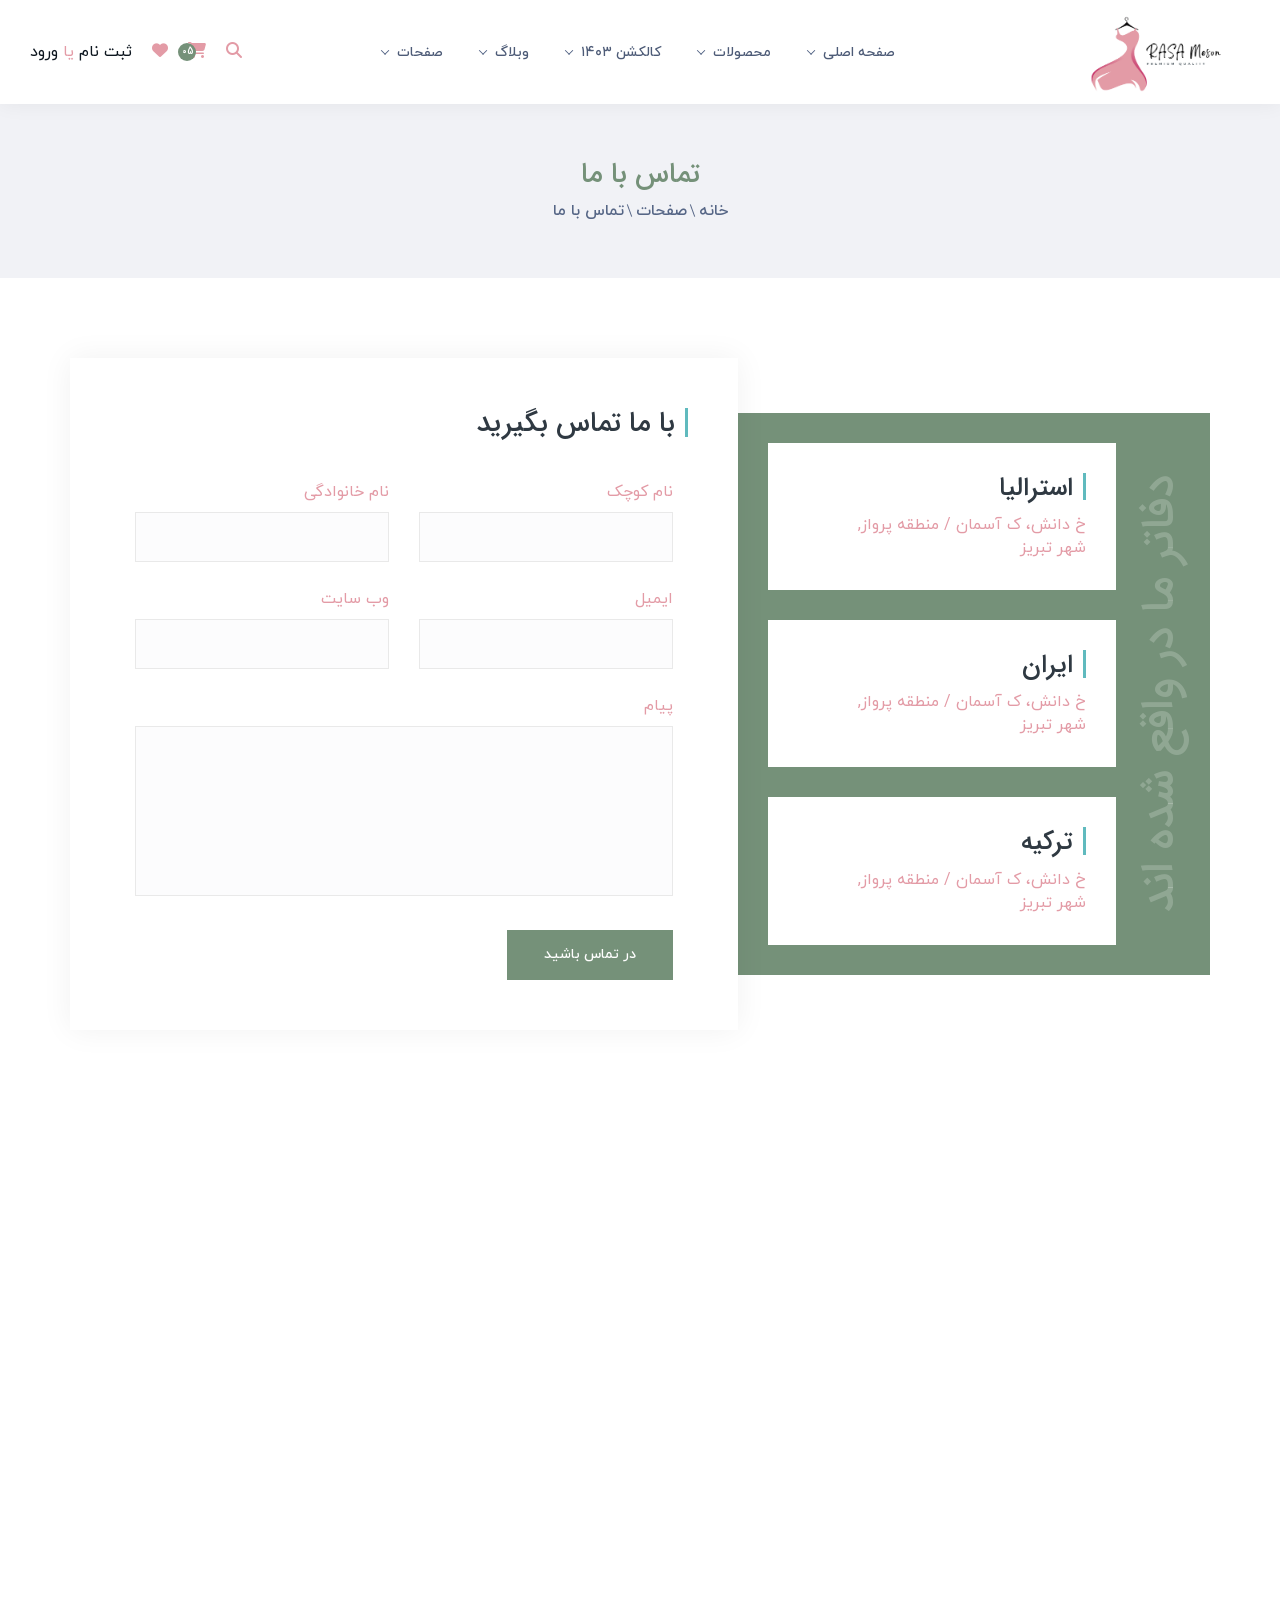
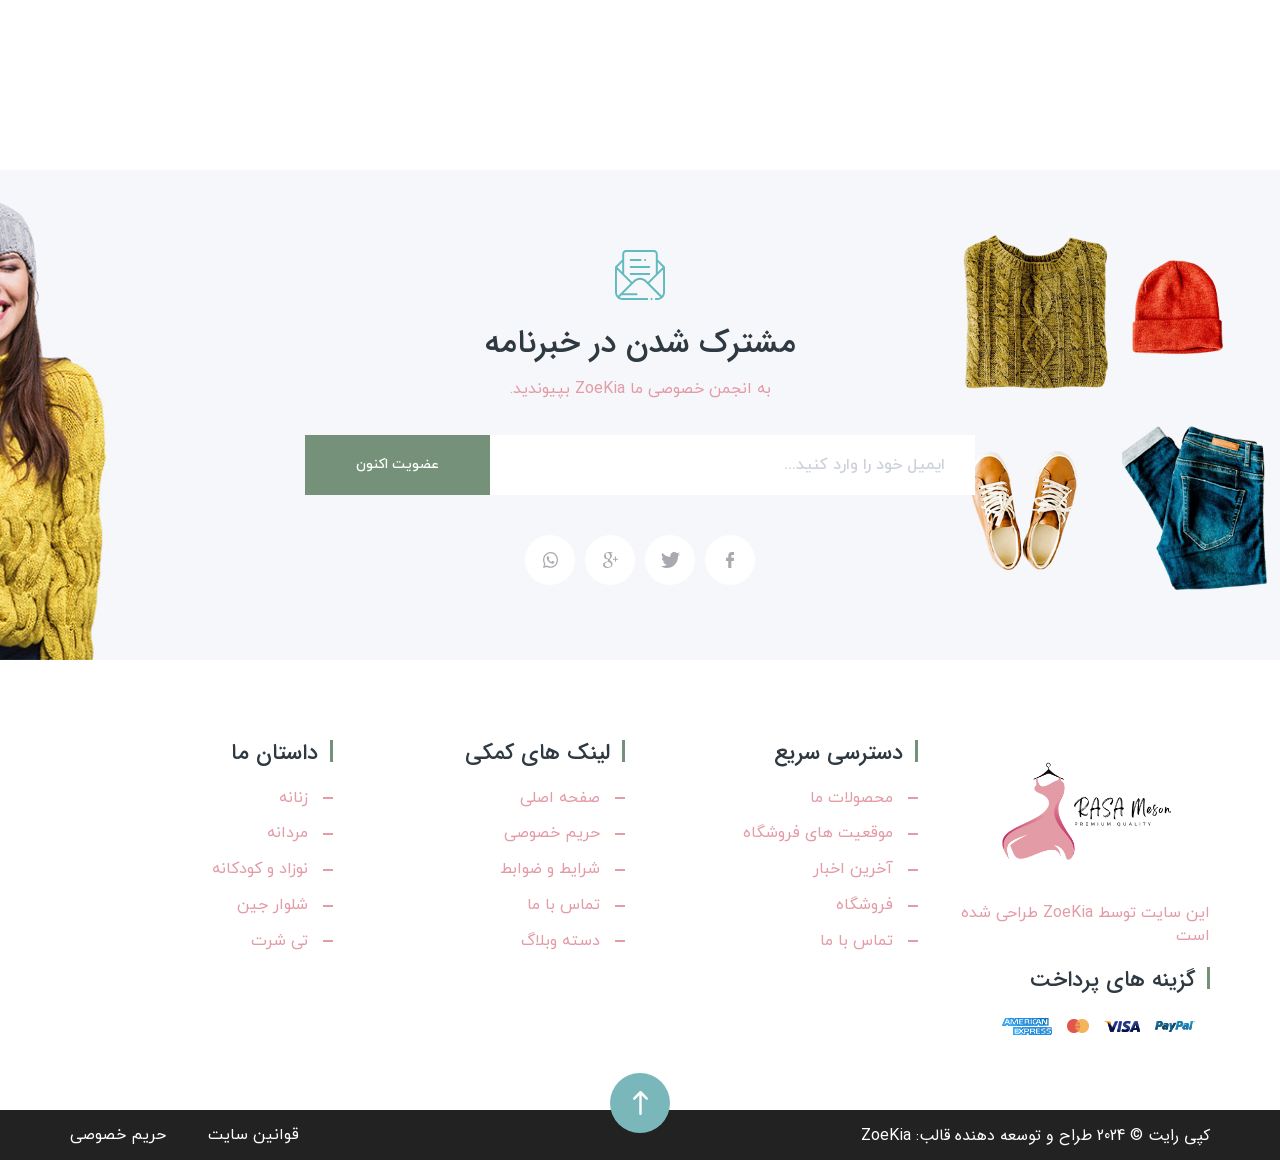
<file: contact.html>
<!doctype html>
<!--[if IE 8]> <html lang="en" class="ie8 no-js"> <![endif]-->
<!--[if IE 9]> <html lang="en" class="ie9 no-js"> <![endif]-->
<!--[if !IE]><!-->
<html lang="en">
<!--<![endif]-->
<!-- Begin Head -->
  
<head>
    <meta charset="utf-8">
    <meta name="viewport" content="width=device-width, initial-scale=1, shrink-to-fit=no">
    <link rel="stylesheet" href="assets/css/bootstrap.min.css" >
    <link rel="stylesheet" href="assets/css/nice-select.css" >
    <link rel="stylesheet" href="assets/css/font.css" >
    <link rel="stylesheet" href="assets/css/swiper-bundle.min.css" >
    <link rel="stylesheet" href="assets/css/comman.css" >
    <link rel="stylesheet" href="https://cdnjs.cloudflare.com/ajax/libs/font-awesome/6.5.1/css/all.min.css" />
    <link rel="stylesheet" href="assets/css/style.css" >
    <!-- Favicon Link -->
    <link rel="shortcut icon" type="image/png" href="assets/img/logo/RASA-logo-copy.png">
    <title> Meson Rasa </title>
</head>
<body>
<!-- main-wrapper start -->
<div class="main-wrapper">
<!-- Preloader Box -->
<div class="preloader-wrapper preloader-active preloader-open">
    <div class="preloader-holder">
        <div class="preloader d-flex justify-content-center align-items-center h-100">
            <span></span>
            <span></span>
            <span></span>
        </div>
    </div>
</div>
    <!-- Search Box -->
<div class="search-main-wrap">
    <div class="search-inner">
        <a href="javascript:void(0);" class="c-search-close">
            <svg viewBox="0 0 413.348 413.348" xmlns="http://www.w3.org/2000/svg"><path d="m413.348 24.354-24.354-24.354-182.32 182.32-182.32-182.32-24.354 24.354 182.32 182.32-182.32 182.32 24.354 24.354 182.32-182.32 182.32 182.32 24.354-24.354-182.32-182.32z"/></svg>
        </a>
        <div class="search-box">
            <form>
                <input type="text" placeholder="جستجو کنید ..."/>
                <button type="submit">
                    <svg xmlns:xlink="http://www.w3.org/1999/xlink" width="17px" height="17px"><path fill-rule="evenodd" fill="rgb(255, 255, 255)" d="M16.337,15.218 C15.846,14.710 15.347,14.210 14.848,13.711 L12.326,11.190 C14.647,7.813 13.433,3.788 10.926,1.947 C8.249,-0.020 4.631,0.233 2.322,2.546 C0.010,4.862 -0.267,8.510 1.664,11.217 C2.621,12.558 4.223,13.526 5.949,13.805 C7.163,14.001 8.993,13.951 10.900,12.633 L10.981,12.724 C11.161,12.925 11.344,13.131 11.537,13.326 C12.605,14.410 13.674,15.490 14.755,16.559 C14.969,16.769 15.226,16.921 15.462,16.974 C15.534,16.991 15.604,16.999 15.674,16.999 C16.017,16.999 16.324,16.804 16.522,16.452 C16.757,16.034 16.690,15.583 16.337,15.218 ZM10.177,4.051 C11.029,4.910 11.496,6.055 11.495,7.273 C11.493,8.489 11.019,9.630 10.162,10.488 C9.308,11.344 8.173,11.815 6.967,11.815 C6.964,11.815 6.961,11.815 6.958,11.815 C5.751,11.813 4.610,11.331 3.748,10.457 C2.891,9.590 2.425,8.452 2.436,7.255 C2.457,4.709 4.449,2.717 6.972,2.717 C6.974,2.717 6.977,2.717 6.979,2.717 C8.189,2.718 9.325,3.192 10.177,4.051 Z"/></svg>
                </button>
            </form>
        </div>
    </div>
</div>
<!-- Header Start -->
<div class="header-main-wrapper header-style1">
    <div class="header-sticky-wrapper">
        <div class="hs-left">
            <div class="hs-left-logo">
                <a href="index.html"><img src="assets/img/logo/RASA-logo-copy.png" alt="logo" class="img-fluid" width="200"></a>
            </div>
        </div>
        <div class="hs-medium custom-scroll">
            <div class="nav-items main-menu-wraper">
                <ul class="menu-list d-xl-flex">
                    <li class="position-relative">
                        <a href="index.html" class="hs-mobile-logo">
                             <img src="assets/img/logo/RASA-logo-copy.png" alt="logo" class="img-fluid">
                        </a>
                        <p class="menu-btn c-toggle-btn sidebar-toggle">
                            <span></span>
                            <span></span>
                            <span></span>
                         </p>
                    </li>
                    <li class="position-relative main">
                        <a href="javascript:void(0);"> صفحه اصلی </a>
                    </li>
                    <li class="position-relative">
                        <a href="javascript:void(0);"> محصولات </a>
                        <div class="drop-menu normal-menu ">
                            <ul class="sub-menu">
                                <li >
                                    <a href="javascript:void(0);"> مجلسی</a>
                                        <ul class="sub-menu">
                                            <li ><a href="product_category.html">کت و شلوار مجلسی</a></li>
                                            <li><a href="product_category.html">لباس مجلسی</a></li>
                                            <li><a href="product_category.html">مانتو</a></li>
                                        </ul>
                                </li>
                            </ul>
                        </div>
                    </li>
                    <li class="position-relative">
                        <a href="javascript:void(0);"> کالکشن ۱۴۰۳ </a>
                        <div class="drop-menu normal-menu ">
                            <ul class="sub-menu">
                                <li>
                                    <a href="javascript:void(0);">اسپرت</a>
                                        <ul class="sub-menu">
                                            <li ><a href="product_category.html">تی شرت </a></li>
                                            <li><a href="product_category.html">پیراهن </a></li>
                                            <li><a href="product_category.html">شلوار </a></li>
                                            <li><a href="product_category.html">ژاکت </a></li>
                                            <li><a href="product_category.html">کت </a></li>                                        </ul>
                                </li>
                            </ul>
                        </div>
                    </li>
                    <li class="position-relative">
                        <a href="javascript:void(0);">وبلاگ </a>
                        <div class="drop-menu normal-menu">
                            <ul class="sub-menu">
                                <li><a href="blog_category.html">دسته بندی وبلاگ </a> </li>                                    
                                <li><a href="blog_single.html">تک نوشته </a> </li>                              
                            </ul>
                        </div>
                    </li>
                    <li class="position-relative">
                        <a href="javascript:void(0);">صفحات </a>
                        <div class="drop-menu normal-menu">
                            <ul class="sub-menu">
                                <li><a href="product_category_sidebar.html">فروشگاه </a> </li>                                    
                                <li><a href="cart.html">سبد خرید </a> </li>                                    
                                <li><a href="product_category.html">محصولات </a> </li>                                    
                                <li><a href="contact.html">تماس با ما </a> </li>                                 
                            </ul>
                        </div>
                    </li>
                </ul>
            </div>
        </div>
        <div class="hs-right">
            <div class="hs-search-cart ">
                <ul class="hs-search-cart-list">
                    <li>
                        <a href="javascript:void(0);" class="hs-search-btn c-search-btn">
                            <i class="fa-solid fa-magnifying-glass"></i>
                        </a>
                    </li>
                    <li class="hs-cart-box cmn-cart-tgl">
                        <a href="javascript:void(0);">
                            <div class="hs-cartbox-inner">
                                <i class="fa-solid fa-cart-shopping"></i>
                                <span class="hs-cart-circle">05</span>
                            </div>                                 
                            <span class="hs-cart-value"></span>
                        </a>
                    </li>
                    <li>
                        <a href="javascript:void(0);" class="menu-btn c-toggle-btn">
                            <span></span>
                            <span></span>
                            <span></span>
                        </a>
                    </li>
                    <li><a href="wishlist.html"><i class="fa-solid fa-heart"></i></a></li>
                    <li id="reg-or-log">
                        <a href="javascript:void(0);" data-toggle="modal" data-target="#register">ثبت نام </a> یا
                        <a href="javascript:void(0);" data-toggle="modal" data-target="#login">ورود </a>
                    </li>
                </ul>
            </div>
        </div>
        
    </div> 
    <div class="bg-overlay sidebar-overlay c-toggle-btn"></div>
</div> 
<!-- Breadcumbs start -->
<div class="e-breadcumb-wrap text-center">
    <h2 class="e-breadcumb-title">تماس با ما</h2>
    <ul class="e-breadcumb-kist">
        <li>
            <a href="index.html">خانه </a>
        </li>
        <li>
            <a href="javascript:void(0);"> صفحات </a>
        </li>
        <li>
            <a href="javascript:void(0);"> تماس با ما </a>
        </li>
    </ul>
</div>
<!-- contact box start -->
<section class="e-contact-wrap mb-80">
    <div class="container">
        <div class="row">
            <div class="col-xl-5 col-lg-5 align-self-center">
                <div class="e-contact-info">
                    <div class="lbel-wrap"> <h2 class="e-contact-lbel">دفاتر ما در واقع شده اند</h2></div>                   
                    <ul class="cntc-infobox-list">
                        <li>
                            <div class="contact-infobox">
                                <h4 class="cmn-brdr-ttle">استرالیا</h4>
                                <p class="cntc-infobox-des">خ دانش، ک آسمان / منطقه پرواز,<br> شهر تبریز </p>
                            </div>
                        </li>
                        <li>
                            <div class="contact-infobox">
                                <h4 class="cmn-brdr-ttle">ایران</h4>
                                <p class="cntc-infobox-des">خ دانش، ک آسمان / منطقه پرواز,<br> شهر تبریز </p>
                            </div>
                        </li>
                        <li>
                            <div class="contact-infobox">
                                <h4 class="cmn-brdr-ttle">ترکیه</h4>
                                <p class="cntc-infobox-des">خ دانش، ک آسمان / منطقه پرواز,<br> شهر تبریز </p>
                            </div>
                        </li>
                    </ul>
                    
                </div>             
            </div>             
            <div class="col-xl-7 col-lg-7 align-self-center">
                <div class="e-contact-box">
                    <h4 class="cmn-brdr-ttle">با ما تماس بگیرید</h4>
                    <p class="contact-box-des"></p>
                    <form>
                        <div class="row">
                            <div class="col-md-6 ">                                       
                                <div class="e-form-field mb-26">
                                    <label>نام کوچک </label>
                                    <input class="e-field-inner require" type="text" name="first_name" id="first_name">
                                </div>
                            </div>
                            <div class="col-md-6 ">                                       
                                <div class="e-form-field mb-26">
                                    <label>نام خانوادگی  </label>
                                    <input class="e-field-inner require" type="text" name="last_name" id="last_name">
                                </div>
                            </div>
                            <div class="col-md-6 ">                                       
                                <div class="e-form-field mb-26">
                                    <label>ایمیل </label>
                                    <input class="e-field-inner require" type="email" name="email" id="email" data-valid="email" data-error="ایمیل باید معتبر باشد.">
                                </div>
                            </div>
                            <div class="col-md-6 ">                                       
                                <div class="e-form-field mb-26">
                                    <label>وب سایت</label>
                                    <input class="e-field-inner require" type="text" name="website" id="website">
                                </div>
                            </div>                                    
                            <div class="col-md-12">                                       
                                <div class="e-form-field mb-26">
                                    <label>پیام </label>
                                    <textarea class="e-field-inner require" name="message" id="message"></textarea>
                                </div>
                            </div>
                            <div class="col-md-12">                                       
                                <div class="">
                                    <button type="button" class="e-btn submitForm">در تماس باشید</button>
                                    <div class="response"></div>
                                </div>
                            </div>
                        </div> 
                    </form>
                </div>                  
            </div>             
        </div>
    </div>
</section>
<div class="e-contact-map">
    <div class="container-fluid">
        <div class="row">
            <div class="contant-innermap">
                <iframe src="https://www.google.com/maps/embed?pb=!1m18!1m12!1m3!1d7915.525673176609!2d46.32542404246615!3d38.06389198146334!2m3!1f0!2f0!3f0!3m2!1i1024!2i768!4f13.1!3m3!1m2!1s0x0%3A0x0!2zMzjCsDAzJzUzLjgiTiA0NsKwMTknMzkuNCJF!5e0!3m2!1sen!2s!4v1545664085241" style="border:0; width: 100%; height: 500px;"></iframe>
            </div>
        </div>
    </div>
</div>

<!-- Newsletter start -->
<section class="e-newsletter-wrap e-newsletter-cloth">
    <div class="container">
        <div class="row">
            <div class="col-12">
                <div class="e-nl-wrap text-center">
                    <span class="e-nl-icon">
                        <svg xmlns:xlink="http://www.w3.org/1999/xlink" width="50px" height="50px"><path fill-rule="evenodd" fill="rgb(96, 186, 190)" d="M47.551,47.888 C47.538,47.901 47.527,47.915 47.514,47.928 C47.483,47.959 47.450,47.987 47.417,48.012 C46.042,49.247 44.225,50.000 42.236,50.000 L40.918,50.000 C40.379,50.000 39.941,49.562 39.941,49.023 C39.941,48.484 40.379,48.046 40.918,48.046 L42.236,48.046 C43.380,48.046 44.446,47.713 45.345,47.141 L29.913,31.708 C27.204,28.999 22.796,28.999 20.087,31.708 L8.438,43.357 L21.484,43.357 C22.023,43.357 22.461,43.794 22.461,44.333 C22.461,44.873 22.023,45.310 21.484,45.310 L6.485,45.310 L4.654,47.141 C5.554,47.713 6.620,48.046 7.764,48.046 L32.220,48.046 C32.759,48.046 33.196,48.484 33.196,49.023 C33.196,49.562 32.759,50.000 32.220,50.000 L7.764,50.000 C3.483,50.000 -0.000,46.517 -0.000,42.236 L-0.000,17.183 C-0.000,16.924 0.103,16.676 0.286,16.493 L7.227,9.552 L7.227,3.906 C7.227,1.752 8.979,-0.000 11.133,-0.000 L38.867,-0.000 C41.021,-0.000 42.773,1.752 42.773,3.906 L42.773,9.601 L49.711,16.490 C49.896,16.673 50.000,16.923 50.000,17.183 L50.000,42.236 C50.000,44.462 49.057,46.471 47.551,47.888 ZM7.227,12.314 L2.358,17.183 L7.227,22.052 L7.227,12.314 ZM1.953,19.541 L1.953,42.236 C1.953,43.592 2.421,44.840 3.203,45.830 L15.723,33.310 L1.953,19.541 ZM40.820,3.906 C40.820,2.829 39.944,1.953 38.867,1.953 L11.133,1.953 C10.056,1.953 9.180,2.829 9.180,3.906 L9.180,24.005 L17.104,31.929 L18.706,30.327 C22.177,26.856 27.823,26.856 31.294,30.327 L32.896,31.929 L40.820,24.005 L40.820,3.906 ZM42.773,12.353 L42.773,22.052 L47.640,17.185 L42.773,12.353 ZM48.047,19.541 L34.277,33.310 L46.797,45.830 C47.579,44.840 48.047,43.592 48.047,42.236 L48.047,19.541 ZM14.798,24.023 C14.798,23.484 15.235,23.046 15.774,23.046 L34.226,23.046 C34.765,23.046 35.202,23.484 35.202,24.023 C35.202,24.562 34.765,24.999 34.226,24.999 L15.774,24.999 C15.235,24.999 14.798,24.562 14.798,24.023 ZM34.226,17.968 L15.774,17.968 C15.235,17.968 14.798,17.531 14.798,16.992 C14.798,16.453 15.235,16.015 15.774,16.015 L34.226,16.015 C34.765,16.015 35.202,16.453 35.202,16.992 C35.202,17.531 34.765,17.968 34.226,17.968 ZM30.110,10.937 C29.853,10.937 29.602,10.833 29.420,10.651 C29.238,10.469 29.134,10.217 29.134,9.960 C29.134,9.704 29.238,9.452 29.420,9.270 C29.602,9.088 29.853,8.984 30.110,8.984 C30.367,8.984 30.619,9.088 30.802,9.270 C30.983,9.452 31.087,9.704 31.087,9.960 C31.087,10.217 30.983,10.469 30.802,10.651 C30.619,10.833 30.367,10.937 30.110,10.937 ZM25.586,10.937 L15.774,10.937 C15.235,10.937 14.798,10.500 14.798,9.960 C14.798,9.422 15.235,8.984 15.774,8.984 L25.586,8.984 C26.125,8.984 26.562,9.422 26.562,9.960 C26.562,10.500 26.125,10.937 25.586,10.937 ZM36.573,48.046 L36.586,48.046 C37.125,48.046 37.562,48.484 37.562,49.023 C37.562,49.562 37.125,50.000 36.586,50.000 L36.573,50.000 C36.034,50.000 35.597,49.562 35.597,49.023 C35.597,48.484 36.034,48.046 36.573,48.046 Z"/></svg>
                    </span>
                    <h2 class="e-nl-title">مشترک شدن در خبرنامه</h2>
                    <p class="e-nl-des">به انجمن خصوصی ما ZoeKia بپیوندید. <br></p>
                    <form>
                        <div class="e-nl-box">
                            <input type="text" placeholder="ایمیل خود را وارد کنید...">
                            <a href="javascript:void(0);" class="e-btn newsletter-btn">عضویت اکنون  </a>
                        </div>
                    </form>
                    <ul class="c-social-list">
                        <li>
                            <a href="javascript:void(0);">
                                <svg xmlns:xlink="http://www.w3.org/1999/xlink" width="8px" height="16px"><path fill-rule="evenodd" fill="rgb(167, 171, 175)" d="M7.700,0.001 L5.781,-0.002 C3.625,-0.002 2.231,1.544 2.231,3.936 L2.231,5.752 L0.301,5.752 C0.134,5.752 -0.001,5.897 -0.001,6.078 L-0.001,8.709 C-0.001,8.889 0.134,9.035 0.301,9.035 L2.231,9.035 L2.231,15.673 C2.231,15.852 2.366,15.999 2.533,15.999 L5.050,15.999 C5.217,15.999 5.352,15.852 5.352,15.673 L5.352,9.035 L7.608,9.035 C7.775,9.035 7.910,8.889 7.910,8.709 L7.911,6.078 C7.911,5.992 7.879,5.909 7.823,5.847 C7.766,5.786 7.690,5.752 7.609,5.752 L5.352,5.752 L5.352,4.212 C5.352,3.473 5.515,3.098 6.406,3.098 L7.700,3.096 C7.866,3.096 8.001,2.950 8.001,2.770 L8.001,0.328 C8.001,0.147 7.866,0.002 7.700,0.001 L7.700,0.001 Z"/></svg>
                            </a>
                        </li>
                        <li>
                            <a href="javascript:void(0);">
                                <svg xmlns="http://www.w3.org/2000/svg" xmlns:xlink="http://www.w3.org/1999/xlink" width="19px" height="16px"><path fill-rule="evenodd" fill="rgb(167, 171, 175)" d="M19.000,1.893 C18.293,2.214 17.540,2.427 16.755,2.531 C17.563,2.030 18.179,1.246 18.469,0.299 C17.716,0.765 16.885,1.093 15.999,1.277 C15.284,0.487 14.265,-0.001 13.154,-0.001 C10.997,-0.001 9.261,1.813 9.261,4.037 C9.261,4.357 9.287,4.665 9.351,4.957 C6.113,4.794 3.248,3.185 1.323,0.734 C0.987,1.339 0.789,2.030 0.789,2.775 C0.789,4.174 1.484,5.413 2.520,6.131 C1.894,6.118 1.280,5.930 0.760,5.633 C0.760,5.646 0.760,5.662 0.760,5.677 C0.760,7.640 2.110,9.269 3.880,9.645 C3.563,9.734 3.218,9.777 2.859,9.777 C2.610,9.777 2.358,9.763 2.122,9.709 C2.626,11.307 4.059,12.482 5.762,12.521 C4.436,13.595 2.754,14.243 0.932,14.243 C0.613,14.243 0.306,14.228 -0.000,14.187 C1.725,15.340 3.770,15.999 5.975,15.999 C13.143,15.999 17.062,9.845 17.062,4.511 C17.062,4.332 17.056,4.160 17.047,3.989 C17.821,3.421 18.470,2.710 19.000,1.893 Z"/></svg>
                            </a>
                        </li>
                        <li>
                            <a href="javascript:void(0);">
                                <svg xmlns="http://www.w3.org/2000/svg" xmlns:xlink="http://www.w3.org/1999/xlink" width="15px" height="16px"><path fill-rule="evenodd" fill="rgb(167, 171, 175)" d="M12.981,7.743 L12.981,9.842 L11.988,9.842 L11.988,7.743 L9.979,7.743 L9.979,6.701 L11.988,6.701 L11.988,4.615 L12.981,4.615 L12.981,6.701 L15.000,6.701 L15.000,7.743 L12.981,7.743 ZM7.490,0.849 C7.951,1.244 8.913,2.079 8.913,3.666 C8.913,5.209 8.071,5.941 7.228,6.629 C6.967,6.900 6.666,7.192 6.666,7.652 C6.666,8.109 6.967,8.360 7.187,8.549 L7.911,9.133 C8.795,9.904 9.597,10.613 9.597,12.055 C9.597,14.017 7.769,15.998 4.316,15.998 C1.404,15.998 -0.000,14.559 -0.000,13.014 C-0.000,12.263 0.361,11.200 1.545,10.468 C2.790,9.676 4.477,9.572 5.381,9.508 C5.099,9.132 4.778,8.736 4.778,8.089 C4.778,7.735 4.879,7.527 4.979,7.276 C4.757,7.297 4.538,7.317 4.337,7.317 C2.209,7.317 1.004,5.668 1.004,4.040 C1.004,3.082 1.425,2.016 2.289,1.244 C3.433,0.264 4.998,-0.002 6.084,-0.002 L10.039,-0.002 L8.733,0.849 L7.490,0.849 ZM3.493,10.428 C3.052,10.594 1.767,11.095 1.767,12.576 C1.767,14.059 3.153,15.123 5.300,15.123 C7.228,15.123 8.253,14.161 8.252,12.870 C8.252,11.802 7.590,11.240 6.063,10.114 C5.903,10.093 5.802,10.093 5.602,10.093 C5.421,10.093 4.337,10.134 3.493,10.428 ZM4.619,0.786 C4.095,0.786 3.534,1.057 3.212,1.475 C2.871,1.914 2.771,2.475 2.771,3.019 C2.771,4.417 3.553,6.733 5.281,6.733 C5.783,6.733 6.323,6.483 6.645,6.149 C7.108,5.667 7.147,5.002 7.147,4.625 C7.147,3.123 6.284,0.786 4.619,0.786 Z"/></svg>
                            </a>
                        </li>
                        <li>
                            <a href="javascript:void(0);">
                                <svg xmlns="http://www.w3.org/2000/svg" xmlns:xlink="http://www.w3.org/1999/xlink" width="15px" height="16px"><path fill-rule="evenodd" fill="rgb(167, 171, 175)" d="M12.814,2.324 C11.404,0.826 9.529,0.000 7.531,-0.001 C3.414,-0.001 0.064,3.556 0.062,7.927 C0.062,9.324 0.406,10.688 1.059,11.890 L-0.000,15.999 L3.959,14.897 C5.050,15.528 6.278,15.861 7.528,15.861 L7.531,15.861 C11.648,15.861 14.998,12.305 15.000,7.933 C15.001,5.815 14.224,3.822 12.814,2.324 L12.814,2.324 ZM7.531,14.523 L7.529,14.523 C6.415,14.522 5.322,14.204 4.369,13.604 L4.143,13.461 L1.793,14.115 L2.420,11.683 L2.272,11.434 C1.651,10.385 1.323,9.173 1.323,7.927 C1.325,4.294 4.110,1.337 7.534,1.337 C9.192,1.338 10.750,2.025 11.922,3.271 C13.094,4.517 13.739,6.172 13.739,7.933 C13.737,11.566 10.953,14.523 7.531,14.523 L7.531,14.523 ZM10.936,9.587 C10.750,9.488 9.832,9.008 9.661,8.943 C9.490,8.876 9.365,8.843 9.241,9.042 C9.117,9.240 8.759,9.686 8.650,9.818 C8.541,9.950 8.433,9.967 8.246,9.868 C8.059,9.769 7.458,9.559 6.745,8.885 C6.190,8.359 5.816,7.710 5.707,7.513 C5.598,7.314 5.706,7.217 5.789,7.108 C5.991,6.842 6.193,6.563 6.255,6.430 C6.318,6.298 6.287,6.183 6.240,6.084 C6.193,5.984 5.820,5.009 5.664,4.612 C5.513,4.226 5.359,4.278 5.245,4.272 C5.136,4.266 5.011,4.265 4.887,4.265 C4.763,4.265 4.560,4.315 4.389,4.513 C4.218,4.712 3.736,5.191 3.736,6.166 C3.736,7.141 4.405,8.083 4.498,8.216 C4.591,8.347 5.814,10.349 7.686,11.206 C8.131,11.411 8.479,11.532 8.750,11.624 C9.197,11.774 9.604,11.753 9.925,11.703 C10.284,11.646 11.029,11.223 11.185,10.760 C11.341,10.297 11.341,9.901 11.294,9.818 C11.247,9.736 11.123,9.686 10.936,9.587 L10.936,9.587 Z"/></svg>
                            </a>
                        </li>
                    </ul>
                </div>
            </div>
        </div>
    </div>
    <div class="newletter-moving-wrap">
        <ul class="newletter-moving-list">
            <li><img src="assets/images/index1/news_move1.png" alt="image" class="img-fluid"></li>
            <li><img src="assets/images/index1/news_move2.png" alt="image" class="img-fluid"></li>
            <li><img src="assets/images/index1/news_move3.png" alt="image" class="img-fluid"></li>
            <li><img src="assets/images/index1/news_move4.png" alt="image" class="img-fluid"></li>
        </ul>        
    </div>
    
</section>

<!-- Footer start -->
<footer class="e-footer-wrap e-footer-cloth">
    <div class="container">
        <div class="e-footer-box">
            <div class="row">
                <div class="col-md-3 col-sm-6">
                    <div class="e-footer-inner">
                        <a href="index.html"><img src="assets/img/logo/RASA-logo-copy.png" alt="logo" class="img-fluid"></a>
                        <p class="efoot-about"> این سایت توسط ZoeKia طراحی شده است</p>
                        <h2 class="efoot-heading">گزینه های پرداخت </h2>
                        <ul class="efoot-payment">
                            <li><a href="shipping_cart.html"><img src="assets/images/index1/payment1.png" alt="payment" class="img-fluid"></a></li>
                            <li><a href="shipping_cart.html"><img src="assets/images/index1/payment2.png" alt="payment" class="img-fluid"></a></li>
                            <li><a href="shipping_cart.html"><img src="assets/images/index1/payment3.png" alt="payment" class="img-fluid"></a></li>
                            <li><a href="shipping_cart.html"><img src="assets/images/index1/payment4.png" alt="payment" class="img-fluid"></a></li>
                        </ul>
                    </div>
                </div>
                <div class="col-md-3 col-sm-6">
                    <div class="e-footer-inner">
                    <h2 class="efoot-heading">دسترسی سریع </h2>
                    <ul class="efoot-list">
                        <li><a href="product_category.html">محصولات ما  </a></li>
                        <li><a href="contact.html">موقعیت های فروشگاه </a></li>
                        <li><a href="blog_single.html">آخرین اخبار </a></li>
                        <li><a href="product_category_sidebar.html">فروشگاه </a></li>                        
                        <li><a href="contact.html">تماس با ما </a></li>
                    </ul>
                    </div>
                </div>
                <div class="col-md-3 col-sm-6">
                    <div class="e-footer-inner">
                    <h2 class="efoot-heading">لینک های کمکی </h2>
                    <ul class="efoot-list">
                        <li><a href="index.html">صفحه اصلی </a></li>
                        <li><a href="privacy_policy.html">حریم خصوصی </a></li>
                        <li><a href="terms.html">شرایط و ضوابط </a></li>
                        <li><a href="contact.html">تماس با ما </a></li>
                        <li><a href="blog_category.html">دسته وبلاگ </a></li>
                    </ul>
                    </div>
                </div>
                <div class="col-md-3 col-sm-6">
                    <div class="e-footer-inner">
                    <h2 class="efoot-heading">داستان ما </h2>
                    <ul class="efoot-list">
                        <li><a href="product_category_sidebar.html">زنانه </a></li>
                        <li><a href="product_category_sidebar.html">مردانه </a></li>
                        <li><a href="product_category_sidebar.html">نوزاد و کودکانه </a></li>
                        <li><a href="product_category_sidebar.html">شلوار جین </a></li>
                        <li><a href="product_category_sidebar.html">تی شرت </a></li>
                    </ul>
                    </div>
                </div>
            </div>
        </div>
    </div>
    <!-- GO To Top -->
    <a href="javascript:void(0);" id="scroll">
        <svg xmlns:xlink="http://www.w3.org/1999/xlink" width="15px" height="24px"><path fill-rule="evenodd" fill="rgb(255, 255, 255)" d="M6.638,0.361 C6.638,0.361 6.637,0.361 6.637,0.362 L0.357,6.757 C-0.114,7.237 -0.112,8.012 0.361,8.489 C0.834,8.966 1.599,8.964 2.069,8.485 L6.285,4.191 L6.285,22.770 C6.285,23.446 6.826,23.994 7.493,23.994 C8.160,23.994 8.701,23.446 8.701,22.770 L8.701,4.191 L12.917,8.485 C13.387,8.964 14.152,8.966 14.625,8.489 C15.098,8.012 15.099,7.237 14.629,6.757 L8.349,0.362 C8.349,0.361 8.348,0.361 8.348,0.361 C7.876,-0.119 7.109,-0.117 6.638,0.361 L6.638,0.361 Z"/></svg>  </a>
</footer>

<!-- Bottom Footer start -->
<div class="e-bfooter-wrap e-bfooter-cloth">            
    <div class="container">            
        <div class="row">
            <div class="col-lg-6">
                <p class="e-footer-text text-center text-lg-left">کپی رایت © 2024     طراح و توسعه دهنده قالب: ZoeKia</p>
            </div>            
            <div class="col-lg-6">
                <ul class="e-bfooter-list">
                    <li><a href="terms.html">قوانین سایت </a></li>
                    <li><a href="privacy_policy.html">حریم خصوصی </a></li>
                </ul>
            </div>
        </div>
    </div>
</div>

</div>
<!-- main-wrapper End -->

<!-- sidebar cart start -->
<div class="sb-cartbox">
    <div class="sb-cartbox-inner">
        <div class="sb-cartbox-header text-center">
            <h4 class="sb-cb-ttl">سبد خرید  ( 5 )</h4>
            <p class="sb-cb-subttl">5 کالای خود را در سبد خرید خود داشته باشید</p>
            <a href="javascript:void(0);" class="sb-cb-close close-box">بستن </a>
        </div> 
        <div class="sb-cartbox-body">
            <ul class="sb-cartbox-list">
                <li>
                    <div class="sc-productwrap">
                        <a href="product_details.html" class="sc-product-thumb">
                            <img src="assets/images/index1/shopcart01.jpg" alt="محصول" class="img-fluid">
                        </a>
                        <div class="sc-product-details">
                            <a href="product_details.html" class="sc-product-ttl">کت کلاه دار خاکستری مشکی</a>
                            <p class="sc-product-sz">اندازه: متوسط </p>
                        </div>
                    </div> 
                    <div class="sc-quantity">
                        1X <span class="sc-price"> 120000 تومان</span>                                                                
                    </div>
                    <a href="javascript:void(0);" class="sc-produc-remove">
                        <img src="assets/images/index1/svg/cut.svg" alt="icon">
                    </a>
                </li>
                <li>
                    <div class="sc-productwrap">
                        <a href="product_details.html" class="sc-product-thumb">
                            <img src="assets/images/index1/shopcart02.jpg" alt="محصول" class="img-fluid">
                        </a>
                        <div class="sc-product-details">
                            <a href="product_details.html" class="sc-product-ttl">کت بچه دار زرد</a>
                            <p class="sc-product-sz">اندازه: متوسط </p>
                        </div>
                    </div> 
                    <div class="sc-quantity">
                        1X <span class="sc-price"> 860000 تومان</span>                                                                
                    </div>
                    <a href="javascript:void(0);" class="sc-produc-remove">
                        <img src="assets/images/index1/svg/cut.svg" alt="icon">
                    </a>
                </li>
                <li>
                    <div class="sc-productwrap">
                        <a href="product_details.html" class="sc-product-thumb">
                            <img src="assets/images/index1/shopcart03.jpg" alt="محصول" class="img-fluid">
                        </a>
                        <div class="sc-product-details">
                            <a href="product_details.html" class="sc-product-ttl">کت بچه دار زرد</a>
                            <p class="sc-product-sz">اندازه: متوسط </p>
                        </div>
                    </div> 
                    <div class="sc-quantity">
                        1X <span class="sc-price"> 190000 تومان</span>                                                                
                    </div>
                    <a href="javascript:void(0);" class="sc-produc-remove">
                        <img src="assets/images/index1/svg/cut.svg" alt="icon">
                    </a>
                </li>
                <li>
                    <div class="sc-productwrap">
                        <a href="product_details.html" class="sc-product-thumb">
                            <img src="assets/images/index1/shopcart04.jpg" alt="محصول" class="img-fluid">
                        </a>
                        <div class="sc-product-details">
                            <a href="product_details.html" class="sc-product-ttl">کت بمب افکن سیاه</a>
                            <p class="sc-product-sz">اندازه: متوسط </p>
                        </div>
                    </div> 
                    <div class="sc-quantity">
                        1X <span class="sc-price"> 29000 تومان</span>                                                                
                    </div>
                    <a href="javascript:void(0);" class="sc-produc-remove">
                        <img src="assets/images/index1/svg/cut.svg" alt="icon">
                    </a>
                </li>
                <li>
                    <div class="sc-productwrap">
                        <a href="product_details.html" class="sc-product-thumb">
                            <img src="assets/images/index1/shopcart05.jpg" alt="محصول" class="img-fluid">
                        </a>
                        <div class="sc-product-details">
                            <a href="product_details.html" class="sc-product-ttl">ژاکت بادکنک آستین کامل</a>
                            <p class="sc-product-sz">اندازه: متوسط </p>
                        </div>
                    </div> 
                    <div class="sc-quantity">
                        1X <span class="sc-price"> 320000 تومان</span>                                                                
                    </div>
                    <a href="javascript:void(0);" class="sc-produc-remove">
                        <img src="assets/images/index1/svg/cut.svg" alt="icon">
                    </a>
                </li>
            </ul>
        </div> 
        <div class="sb-cartbox-footer">
            <div class="sb-cartbox-total">
                <strong>مجموع سبد:</strong>
                <span class="sb-cartbox-amount">859000 تومان</span>
            </div>
            <div class="sb-cartbox-btn">
                <a href="cart.html" class="e-btn">سبد خرید </a>
                <a href="shipping_cart.html" class="e-btn">پرداخت </a>
            </div>
        </div> 
    </div>   
</div>
<div class="bg-overlay cb-overlay cmn-cart-tgl"></div>

<!-- Login form start -->  
    <!-- The Modal -->
    <div class="e-autho-model modal fade" id="login">
        <div class="modal-dialog modal-dialog-centered">
        <div class="modal-content">        
            <!-- Modal body -->
            <div class="modal-body">
            <div class="modal-inner">
                <div class="row">
                    <div class="col-md-12">
                        <div class="modal-inner-box">
                            <div class="autho-model-header text-center">
                                <a href="javascript:void(0);"><img src="assets/images/index1/big_logo.png" alt="logo" class="img-fluid"></a>
                                <p class="autho-model-sttl">لورم ایپسوم متن ساختگی با تولید سادگی نامفهوم از صنعت چاپ و با استفاده از طراحان گرافیک است. چاپگرها و متون بلکه روزنامه و مجله در ستون و سطرآنچنان که لازم است.</p>
                                <h2 class="autho-model-ttl">ورود </h2>
                            </div>
                            
                            <div class="autho-model-filed">
                                <form>
                                    <div class="row">                                        
                                        <div class="col-md-12">                                       
                                            <div class="e-form-field mb-20">
                                                <label>ایمیل </label>
                                                <input class="e-field-inner" type="email">
                                            </div>
                                        </div>
                                        <div class="col-md-12">                                       
                                            <div class="e-form-field mb-20">
                                                <label>رمز عبور </label>
                                                <input class="e-field-inner" type="Password">
                                            </div>
                                        </div> 
                                        <div class="col-md-12">                                       
                                            <div class="e-form-field mb-20">
                                                <ul class="e-rememberforgot-list">
                                                    <li>
                                                        <div class="e-checkbox-wrap">
                                                            <input class="e-checkbox-input" type="checkbox" id="remember_me">
                                                            <label for="remember_me" class="e-checkbox">مرا به خاطر بسپار </label>
                                                        </div>
                                                    </li>
                                                    <li><a href="forgot_password.html" class="e-comn-link">فراموشی رمز عبور؟ </a></li>
                                                </ul>                                            
                                            </div>
                                        </div> 
                                        <div class="col-md-12">                                       
                                            <div class="">
                                                <a href="index.html" class="e-btn">ورود </a>
                                            </div>
                                        </div>
                                    </div>
                                </form>
                            </div>
                        </div>
                        
                    </div>
                </div>
            </div>
            <button type="button" class="autho-close" data-dismiss="modal">&times;</button>
            </div>         
        </div>
        </div>
    </div>

<!-- Register form start -->  
    <!-- The Modal -->
    <div class="e-autho-model modal fade" id="register">
      <div class="modal-dialog modal-dialog-centered">
        <div class="modal-content">        
          <!-- Modal body -->
          <div class="modal-body">
            <div class="modal-inner">
                <div class="row">
                    <!-- <div class="col-md-5">
                        left
                    </div> -->
                    <div class="col-md-12">
                        <div class="modal-inner-box">
                            <div class="autho-model-header text-center">
                                <a href="javascript:void(0);"><img src="assets/images/index1/big_logo.png" alt="logo" class="img-fluid"></a>
                                <p class="autho-model-sttl">لورم ایپسوم متن ساختگی با تولید سادگی نامفهوم از صنعت چاپ و با استفاده از طراحان گرافیک است. چاپگرها و متون بلکه روزنامه و مجله در ستون و سطرآنچنان که لازم است.</p>
                                <h2 class="autho-model-ttl">ثبت نام </h2>
                            </div>
                            
                            <div class="autho-model-filed">
                                <form>
                                    <div class="row">                                        
                                        <div class="col-md-12">                                       
                                            <div class="e-form-field mb-20">
                                                <label>نام </label>
                                                <input class="e-field-inner" type="text">
                                            </div>
                                        </div>
                                        <div class="col-md-12">                                       
                                            <div class="e-form-field mb-20">
                                                <label>ایمیل </label>
                                                <input class="e-field-inner" type="email">
                                            </div>
                                        </div>
                                        <div class="col-md-12">                                       
                                            <div class="e-form-field mb-20">
                                                <label>رمز عبور </label>
                                                <input class="e-field-inner" type="Password">
                                            </div>
                                        </div> 
                                        <div class="col-md-12">                                       
                                            <div class="">
                                                <a href="index.html" class="e-btn">ثبت نام </a>
                                            </div>
                                        </div>
                                    </div>
                                </form>
                            </div>
                        </div>
                        
                    </div>
                </div>
            </div>
            <button type="button" class="autho-close" data-dismiss="modal">&times;</button>
          </div>         
        </div>
      </div>
    </div>


    <!-- jQuery and Bootstrap Bundle (includes Popper) -->
    <script src="assets/js/jquery.min.js"></script>
    <script src="assets/js/bootstrap.bundle.min.js"></script>
    <script src="assets/js/SmoothScroll.min.js"></script>
    <script src="assets/js/jquery.nice-select.min.js"></script>
    <script src="assets/js/custom.js"></script>
</body>

</html>
</file>
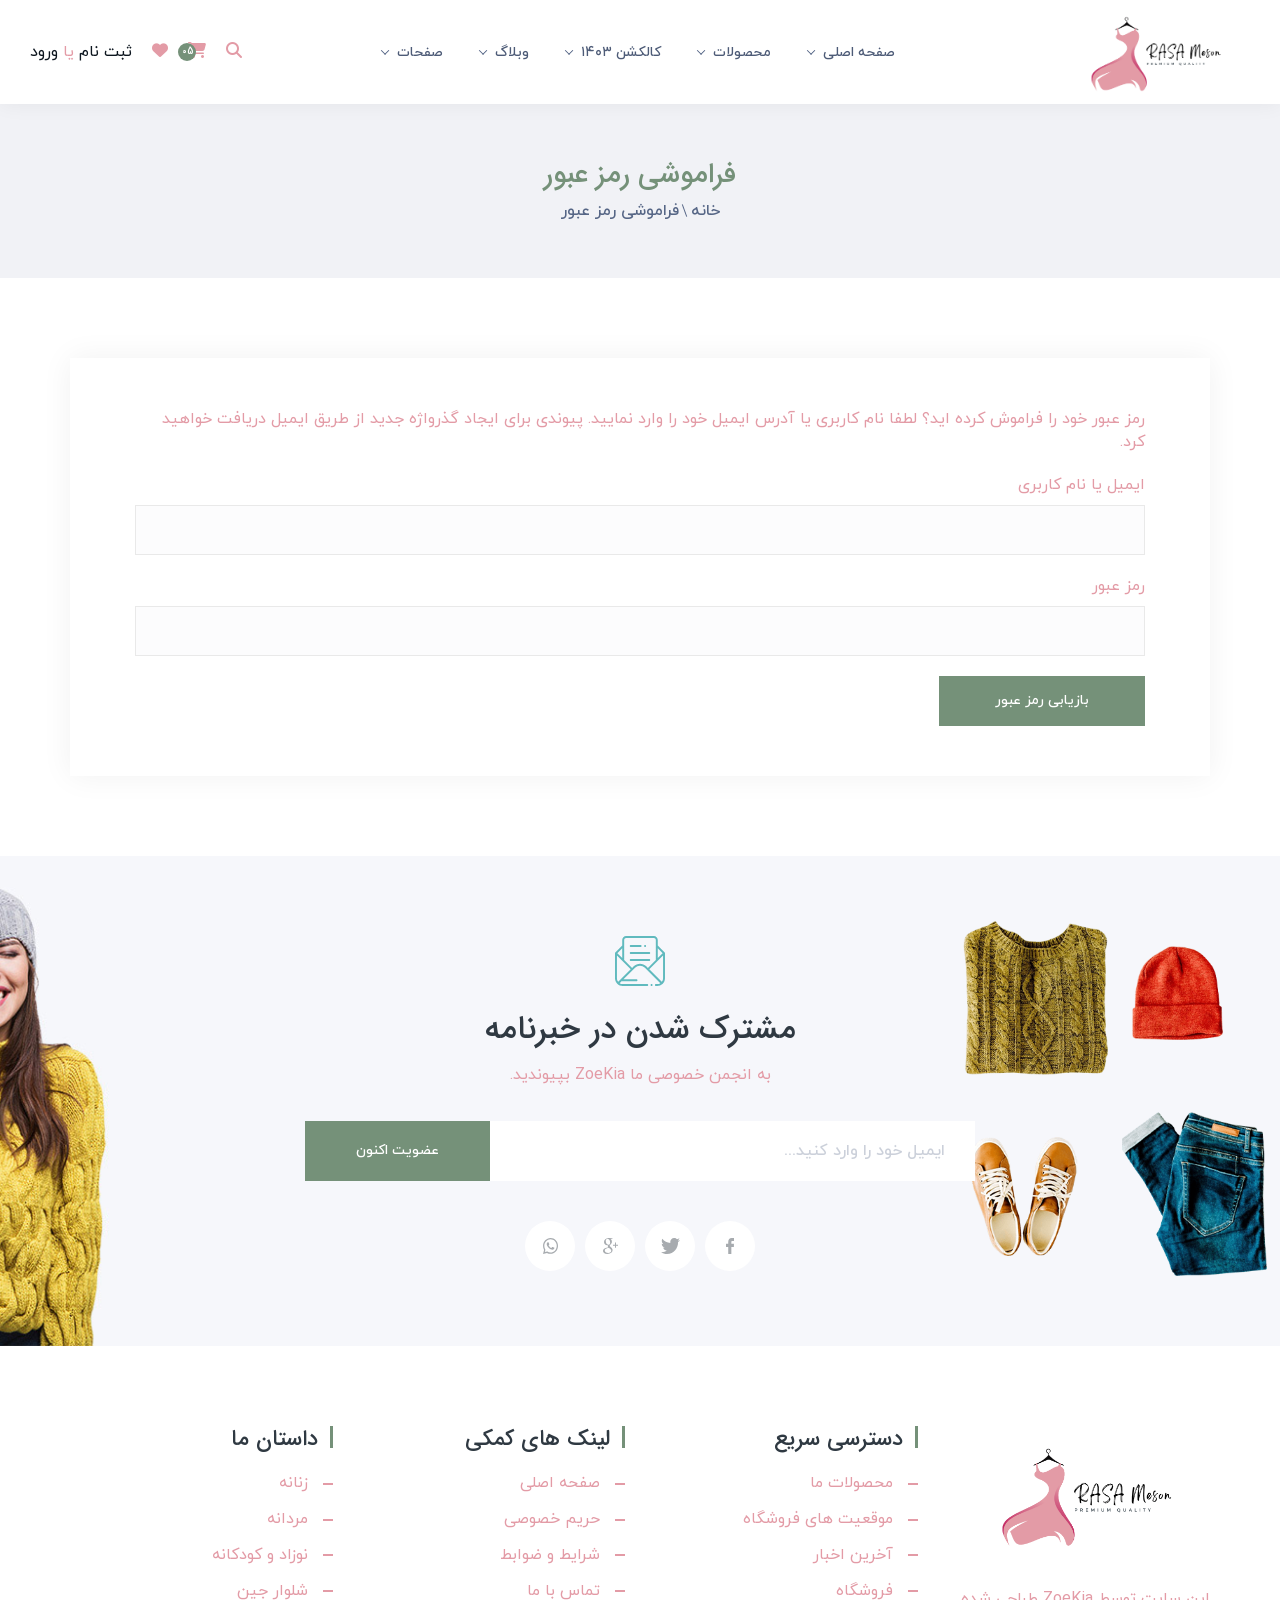
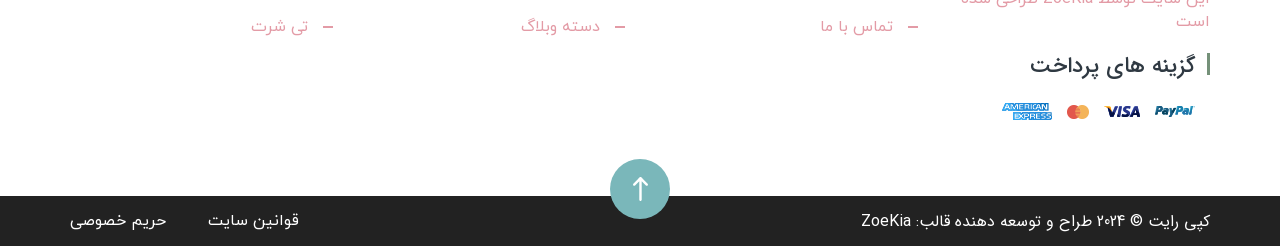
<file: forgot_password.html>
<!doctype html>
<!--[if IE 8]> <html lang="en" class="ie8 no-js"> <![endif]-->
<!--[if IE 9]> <html lang="en" class="ie9 no-js"> <![endif]-->
<!--[if !IE]><!-->
<html lang="en">
<!--<![endif]-->
<!-- Begin Head -->
  
<head>
    <meta charset="utf-8">
    <meta name="viewport" content="width=device-width, initial-scale=1, shrink-to-fit=no">
    <link rel="stylesheet" href="assets/css/bootstrap.min.css" >
    <link rel="stylesheet" href="assets/css/nice-select.css" >
    <link rel="stylesheet" href="assets/css/font.css" >
    <link rel="stylesheet" href="assets/css/swiper-bundle.min.css" >
    <link rel="stylesheet" href="assets/css/comman.css" >
    <link rel="stylesheet" href="https://cdnjs.cloudflare.com/ajax/libs/font-awesome/6.5.1/css/all.min.css" />
    <link rel="stylesheet" href="assets/css/style.css" >
    <!-- Favicon Link -->
    <link rel="shortcut icon" type="image/png" href="assets/img/logo/RASA-logo-copy.png">
    <title> Meson Rasa </title>
</head>
<body>
<!-- main-wrapper start -->
<div class="main-wrapper">
<!-- Preloader Box -->
<div class="preloader-wrapper preloader-active preloader-open">
    <div class="preloader-holder">
        <div class="preloader d-flex justify-content-center align-items-center h-100">
            <span></span>
            <span></span>
            <span></span>
        </div>
    </div>
</div>
    <!-- Search Box -->
<div class="search-main-wrap">
    <div class="search-inner">
        <a href="javascript:void(0);" class="c-search-close">
            <svg viewBox="0 0 413.348 413.348" xmlns="http://www.w3.org/2000/svg"><path d="m413.348 24.354-24.354-24.354-182.32 182.32-182.32-182.32-24.354 24.354 182.32 182.32-182.32 182.32 24.354 24.354 182.32-182.32 182.32 182.32 24.354-24.354-182.32-182.32z"/></svg>
        </a>
        <div class="search-box">
            <form>
                <input type="text" placeholder="جستجو کنید ..."/>
                <button type="submit">
                    <svg xmlns:xlink="http://www.w3.org/1999/xlink" width="17px" height="17px"><path fill-rule="evenodd" fill="rgb(255, 255, 255)" d="M16.337,15.218 C15.846,14.710 15.347,14.210 14.848,13.711 L12.326,11.190 C14.647,7.813 13.433,3.788 10.926,1.947 C8.249,-0.020 4.631,0.233 2.322,2.546 C0.010,4.862 -0.267,8.510 1.664,11.217 C2.621,12.558 4.223,13.526 5.949,13.805 C7.163,14.001 8.993,13.951 10.900,12.633 L10.981,12.724 C11.161,12.925 11.344,13.131 11.537,13.326 C12.605,14.410 13.674,15.490 14.755,16.559 C14.969,16.769 15.226,16.921 15.462,16.974 C15.534,16.991 15.604,16.999 15.674,16.999 C16.017,16.999 16.324,16.804 16.522,16.452 C16.757,16.034 16.690,15.583 16.337,15.218 ZM10.177,4.051 C11.029,4.910 11.496,6.055 11.495,7.273 C11.493,8.489 11.019,9.630 10.162,10.488 C9.308,11.344 8.173,11.815 6.967,11.815 C6.964,11.815 6.961,11.815 6.958,11.815 C5.751,11.813 4.610,11.331 3.748,10.457 C2.891,9.590 2.425,8.452 2.436,7.255 C2.457,4.709 4.449,2.717 6.972,2.717 C6.974,2.717 6.977,2.717 6.979,2.717 C8.189,2.718 9.325,3.192 10.177,4.051 Z"/></svg>
                </button>
            </form>
        </div>
    </div>
</div>
<!-- Header Start -->
<div class="header-main-wrapper header-style1">
    <div class="header-sticky-wrapper">
        <div class="hs-left">
            <div class="hs-left-logo">
                <a href="index.html"><img src="assets/img/logo/RASA-logo-copy.png" alt="logo" class="img-fluid" width="200"></a>
            </div>
        </div>
        <div class="hs-medium custom-scroll">
            <div class="nav-items main-menu-wraper">
                <ul class="menu-list d-xl-flex">
                    <li class="position-relative">
                        <a href="index.html" class="hs-mobile-logo">
                             <img src="assets/img/logo/RASA-logo-copy.png" alt="logo" class="img-fluid">
                        </a>
                        <p class="menu-btn c-toggle-btn sidebar-toggle">
                            <span></span>
                            <span></span>
                            <span></span>
                         </p>
                    </li>
                    <li class="position-relative main">
                        <a href="javascript:void(0);"> صفحه اصلی </a>
                    </li>
                    <li class="position-relative">
                        <a href="javascript:void(0);"> محصولات </a>
                        <div class="drop-menu normal-menu ">
                            <ul class="sub-menu">
                                <li >
                                    <a href="javascript:void(0);"> مجلسی</a>
                                        <ul class="sub-menu">
                                            <li ><a href="product_category.html">کت و شلوار مجلسی</a></li>
                                            <li><a href="product_category.html">لباس مجلسی</a></li>
                                            <li><a href="product_category.html">مانتو</a></li>
                                        </ul>
                                </li>
                            </ul>
                        </div>
                    </li>
                    <li class="position-relative">
                        <a href="javascript:void(0);"> کالکشن ۱۴۰۳ </a>
                        <div class="drop-menu normal-menu ">
                            <ul class="sub-menu">
                                <li>
                                    <a href="javascript:void(0);">اسپرت</a>
                                        <ul class="sub-menu">
                                            <li ><a href="product_category.html">تی شرت </a></li>
                                            <li><a href="product_category.html">پیراهن </a></li>
                                            <li><a href="product_category.html">شلوار </a></li>
                                            <li><a href="product_category.html">ژاکت </a></li>
                                            <li><a href="product_category.html">کت </a></li>                                        </ul>
                                </li>
                            </ul>
                        </div>
                    </li>
                    <li class="position-relative">
                        <a href="javascript:void(0);">وبلاگ </a>
                        <div class="drop-menu normal-menu">
                            <ul class="sub-menu">
                                <li><a href="blog_category.html">دسته بندی وبلاگ </a> </li>                                    
                                <li><a href="blog_single.html">تک نوشته </a> </li>                              
                            </ul>
                        </div>
                    </li>
                    <li class="position-relative">
                        <a href="javascript:void(0);">صفحات </a>
                        <div class="drop-menu normal-menu">
                            <ul class="sub-menu">
                                <li><a href="product_category_sidebar.html">فروشگاه </a> </li>                                    
                                <li><a href="cart.html">سبد خرید </a> </li>                                    
                                <li><a href="product_category.html">محصولات </a> </li>                                    
                                <li><a href="contact.html">تماس با ما </a> </li>                                 
                            </ul>
                        </div>
                    </li>
                </ul>
            </div>
        </div>
        <div class="hs-right">
            <div class="hs-search-cart ">
                <ul class="hs-search-cart-list">
                    <li>
                        <a href="javascript:void(0);" class="hs-search-btn c-search-btn">
                            <i class="fa-solid fa-magnifying-glass"></i>
                        </a>
                    </li>
                    <li class="hs-cart-box cmn-cart-tgl">
                        <a href="javascript:void(0);">
                            <div class="hs-cartbox-inner">
                                <i class="fa-solid fa-cart-shopping"></i>
                                <span class="hs-cart-circle">05</span>
                            </div>                                 
                            <span class="hs-cart-value"></span>
                        </a>
                    </li>
                    <li>
                        <a href="javascript:void(0);" class="menu-btn c-toggle-btn">
                            <span></span>
                            <span></span>
                            <span></span>
                        </a>
                    </li>
                    <li><a href="wishlist.html"><i class="fa-solid fa-heart"></i></a></li>
                    <li id="reg-or-log">
                        <a href="javascript:void(0);" data-toggle="modal" data-target="#register">ثبت نام </a> یا
                        <a href="javascript:void(0);" data-toggle="modal" data-target="#login">ورود </a>
                    </li>
                </ul>
            </div>
        </div>
        
    </div> 
    <div class="bg-overlay sidebar-overlay c-toggle-btn"></div>
</div> 
<!-- Breadcumbs start -->
<div class="e-breadcumb-wrap text-center">
    <h2 class="e-breadcumb-title">فراموشی رمز عبور</h2>
    <ul class="e-breadcumb-kist">
        <li>
            <a href="index.html">خانه </a>
        </li>
        <li>
            <a href="javascript:void(0);"> فراموشی رمز عبور</a>
        </li>
    </ul>
</div>
<!-- Product Category start -->
<div class="e-forgotpassword-wrap e-forgotpassword-cloth">
    <div class="container">
        <div class="row">
            <div class="col-12">                   
                <div class="e-fp-box">
                    <form>
                        <div class="row">                                        
                            <div class="col-md-12">  
                                <p class="mb-20">رمز عبور خود را فراموش کرده اید؟ لطفا نام کاربری یا آدرس ایمیل خود را وارد نمایید. پیوندی برای ایجاد گذرواژه جدید از طریق ایمیل دریافت خواهید کرد.</p>
                            </div>                                     
                            <div class="col-md-12">                                       
                                <div class="e-form-field mb-20">
                                    <label>ایمیل یا نام کاربری </label>
                                    <input class="e-field-inner" type="email">
                                </div>
                            </div>
                            <div class="col-md-12">                                       
                                <div class="e-form-field mb-20">
                                    <label>رمز عبور </label>
                                    <input class="e-field-inner" type="Password">
                                </div>
                            </div> 
                            <div class="col-md-12">                                       
                                <div class="">
                                    <a href="javascript:void(0);" class="e-btn">بازیابی رمز عبور</a>
                                </div>
                            </div>
                        </div>
                    </form>
                </div>        
            </div>           
        </div>
    </div>
</div>

<!-- Newsletter start -->
<section class="e-newsletter-wrap e-newsletter-cloth">
    <div class="container">
        <div class="row">
            <div class="col-12">
                <div class="e-nl-wrap text-center">
                    <span class="e-nl-icon">
                        <svg xmlns:xlink="http://www.w3.org/1999/xlink" width="50px" height="50px"><path fill-rule="evenodd" fill="rgb(96, 186, 190)" d="M47.551,47.888 C47.538,47.901 47.527,47.915 47.514,47.928 C47.483,47.959 47.450,47.987 47.417,48.012 C46.042,49.247 44.225,50.000 42.236,50.000 L40.918,50.000 C40.379,50.000 39.941,49.562 39.941,49.023 C39.941,48.484 40.379,48.046 40.918,48.046 L42.236,48.046 C43.380,48.046 44.446,47.713 45.345,47.141 L29.913,31.708 C27.204,28.999 22.796,28.999 20.087,31.708 L8.438,43.357 L21.484,43.357 C22.023,43.357 22.461,43.794 22.461,44.333 C22.461,44.873 22.023,45.310 21.484,45.310 L6.485,45.310 L4.654,47.141 C5.554,47.713 6.620,48.046 7.764,48.046 L32.220,48.046 C32.759,48.046 33.196,48.484 33.196,49.023 C33.196,49.562 32.759,50.000 32.220,50.000 L7.764,50.000 C3.483,50.000 -0.000,46.517 -0.000,42.236 L-0.000,17.183 C-0.000,16.924 0.103,16.676 0.286,16.493 L7.227,9.552 L7.227,3.906 C7.227,1.752 8.979,-0.000 11.133,-0.000 L38.867,-0.000 C41.021,-0.000 42.773,1.752 42.773,3.906 L42.773,9.601 L49.711,16.490 C49.896,16.673 50.000,16.923 50.000,17.183 L50.000,42.236 C50.000,44.462 49.057,46.471 47.551,47.888 ZM7.227,12.314 L2.358,17.183 L7.227,22.052 L7.227,12.314 ZM1.953,19.541 L1.953,42.236 C1.953,43.592 2.421,44.840 3.203,45.830 L15.723,33.310 L1.953,19.541 ZM40.820,3.906 C40.820,2.829 39.944,1.953 38.867,1.953 L11.133,1.953 C10.056,1.953 9.180,2.829 9.180,3.906 L9.180,24.005 L17.104,31.929 L18.706,30.327 C22.177,26.856 27.823,26.856 31.294,30.327 L32.896,31.929 L40.820,24.005 L40.820,3.906 ZM42.773,12.353 L42.773,22.052 L47.640,17.185 L42.773,12.353 ZM48.047,19.541 L34.277,33.310 L46.797,45.830 C47.579,44.840 48.047,43.592 48.047,42.236 L48.047,19.541 ZM14.798,24.023 C14.798,23.484 15.235,23.046 15.774,23.046 L34.226,23.046 C34.765,23.046 35.202,23.484 35.202,24.023 C35.202,24.562 34.765,24.999 34.226,24.999 L15.774,24.999 C15.235,24.999 14.798,24.562 14.798,24.023 ZM34.226,17.968 L15.774,17.968 C15.235,17.968 14.798,17.531 14.798,16.992 C14.798,16.453 15.235,16.015 15.774,16.015 L34.226,16.015 C34.765,16.015 35.202,16.453 35.202,16.992 C35.202,17.531 34.765,17.968 34.226,17.968 ZM30.110,10.937 C29.853,10.937 29.602,10.833 29.420,10.651 C29.238,10.469 29.134,10.217 29.134,9.960 C29.134,9.704 29.238,9.452 29.420,9.270 C29.602,9.088 29.853,8.984 30.110,8.984 C30.367,8.984 30.619,9.088 30.802,9.270 C30.983,9.452 31.087,9.704 31.087,9.960 C31.087,10.217 30.983,10.469 30.802,10.651 C30.619,10.833 30.367,10.937 30.110,10.937 ZM25.586,10.937 L15.774,10.937 C15.235,10.937 14.798,10.500 14.798,9.960 C14.798,9.422 15.235,8.984 15.774,8.984 L25.586,8.984 C26.125,8.984 26.562,9.422 26.562,9.960 C26.562,10.500 26.125,10.937 25.586,10.937 ZM36.573,48.046 L36.586,48.046 C37.125,48.046 37.562,48.484 37.562,49.023 C37.562,49.562 37.125,50.000 36.586,50.000 L36.573,50.000 C36.034,50.000 35.597,49.562 35.597,49.023 C35.597,48.484 36.034,48.046 36.573,48.046 Z"/></svg>
                    </span>
                    <h2 class="e-nl-title">مشترک شدن در خبرنامه</h2>
                    <p class="e-nl-des">به انجمن خصوصی ما ZoeKia بپیوندید. <br></p>
                    <form>
                        <div class="e-nl-box">
                            <input type="text" placeholder="ایمیل خود را وارد کنید...">
                            <a href="javascript:void(0);" class="e-btn newsletter-btn">عضویت اکنون  </a>
                        </div>
                    </form>
                    <ul class="c-social-list">
                        <li>
                            <a href="javascript:void(0);">
                                <svg xmlns:xlink="http://www.w3.org/1999/xlink" width="8px" height="16px"><path fill-rule="evenodd" fill="rgb(167, 171, 175)" d="M7.700,0.001 L5.781,-0.002 C3.625,-0.002 2.231,1.544 2.231,3.936 L2.231,5.752 L0.301,5.752 C0.134,5.752 -0.001,5.897 -0.001,6.078 L-0.001,8.709 C-0.001,8.889 0.134,9.035 0.301,9.035 L2.231,9.035 L2.231,15.673 C2.231,15.852 2.366,15.999 2.533,15.999 L5.050,15.999 C5.217,15.999 5.352,15.852 5.352,15.673 L5.352,9.035 L7.608,9.035 C7.775,9.035 7.910,8.889 7.910,8.709 L7.911,6.078 C7.911,5.992 7.879,5.909 7.823,5.847 C7.766,5.786 7.690,5.752 7.609,5.752 L5.352,5.752 L5.352,4.212 C5.352,3.473 5.515,3.098 6.406,3.098 L7.700,3.096 C7.866,3.096 8.001,2.950 8.001,2.770 L8.001,0.328 C8.001,0.147 7.866,0.002 7.700,0.001 L7.700,0.001 Z"/></svg>
                            </a>
                        </li>
                        <li>
                            <a href="javascript:void(0);">
                                <svg xmlns="http://www.w3.org/2000/svg" xmlns:xlink="http://www.w3.org/1999/xlink" width="19px" height="16px"><path fill-rule="evenodd" fill="rgb(167, 171, 175)" d="M19.000,1.893 C18.293,2.214 17.540,2.427 16.755,2.531 C17.563,2.030 18.179,1.246 18.469,0.299 C17.716,0.765 16.885,1.093 15.999,1.277 C15.284,0.487 14.265,-0.001 13.154,-0.001 C10.997,-0.001 9.261,1.813 9.261,4.037 C9.261,4.357 9.287,4.665 9.351,4.957 C6.113,4.794 3.248,3.185 1.323,0.734 C0.987,1.339 0.789,2.030 0.789,2.775 C0.789,4.174 1.484,5.413 2.520,6.131 C1.894,6.118 1.280,5.930 0.760,5.633 C0.760,5.646 0.760,5.662 0.760,5.677 C0.760,7.640 2.110,9.269 3.880,9.645 C3.563,9.734 3.218,9.777 2.859,9.777 C2.610,9.777 2.358,9.763 2.122,9.709 C2.626,11.307 4.059,12.482 5.762,12.521 C4.436,13.595 2.754,14.243 0.932,14.243 C0.613,14.243 0.306,14.228 -0.000,14.187 C1.725,15.340 3.770,15.999 5.975,15.999 C13.143,15.999 17.062,9.845 17.062,4.511 C17.062,4.332 17.056,4.160 17.047,3.989 C17.821,3.421 18.470,2.710 19.000,1.893 Z"/></svg>
                            </a>
                        </li>
                        <li>
                            <a href="javascript:void(0);">
                                <svg xmlns="http://www.w3.org/2000/svg" xmlns:xlink="http://www.w3.org/1999/xlink" width="15px" height="16px"><path fill-rule="evenodd" fill="rgb(167, 171, 175)" d="M12.981,7.743 L12.981,9.842 L11.988,9.842 L11.988,7.743 L9.979,7.743 L9.979,6.701 L11.988,6.701 L11.988,4.615 L12.981,4.615 L12.981,6.701 L15.000,6.701 L15.000,7.743 L12.981,7.743 ZM7.490,0.849 C7.951,1.244 8.913,2.079 8.913,3.666 C8.913,5.209 8.071,5.941 7.228,6.629 C6.967,6.900 6.666,7.192 6.666,7.652 C6.666,8.109 6.967,8.360 7.187,8.549 L7.911,9.133 C8.795,9.904 9.597,10.613 9.597,12.055 C9.597,14.017 7.769,15.998 4.316,15.998 C1.404,15.998 -0.000,14.559 -0.000,13.014 C-0.000,12.263 0.361,11.200 1.545,10.468 C2.790,9.676 4.477,9.572 5.381,9.508 C5.099,9.132 4.778,8.736 4.778,8.089 C4.778,7.735 4.879,7.527 4.979,7.276 C4.757,7.297 4.538,7.317 4.337,7.317 C2.209,7.317 1.004,5.668 1.004,4.040 C1.004,3.082 1.425,2.016 2.289,1.244 C3.433,0.264 4.998,-0.002 6.084,-0.002 L10.039,-0.002 L8.733,0.849 L7.490,0.849 ZM3.493,10.428 C3.052,10.594 1.767,11.095 1.767,12.576 C1.767,14.059 3.153,15.123 5.300,15.123 C7.228,15.123 8.253,14.161 8.252,12.870 C8.252,11.802 7.590,11.240 6.063,10.114 C5.903,10.093 5.802,10.093 5.602,10.093 C5.421,10.093 4.337,10.134 3.493,10.428 ZM4.619,0.786 C4.095,0.786 3.534,1.057 3.212,1.475 C2.871,1.914 2.771,2.475 2.771,3.019 C2.771,4.417 3.553,6.733 5.281,6.733 C5.783,6.733 6.323,6.483 6.645,6.149 C7.108,5.667 7.147,5.002 7.147,4.625 C7.147,3.123 6.284,0.786 4.619,0.786 Z"/></svg>
                            </a>
                        </li>
                        <li>
                            <a href="javascript:void(0);">
                                <svg xmlns="http://www.w3.org/2000/svg" xmlns:xlink="http://www.w3.org/1999/xlink" width="15px" height="16px"><path fill-rule="evenodd" fill="rgb(167, 171, 175)" d="M12.814,2.324 C11.404,0.826 9.529,0.000 7.531,-0.001 C3.414,-0.001 0.064,3.556 0.062,7.927 C0.062,9.324 0.406,10.688 1.059,11.890 L-0.000,15.999 L3.959,14.897 C5.050,15.528 6.278,15.861 7.528,15.861 L7.531,15.861 C11.648,15.861 14.998,12.305 15.000,7.933 C15.001,5.815 14.224,3.822 12.814,2.324 L12.814,2.324 ZM7.531,14.523 L7.529,14.523 C6.415,14.522 5.322,14.204 4.369,13.604 L4.143,13.461 L1.793,14.115 L2.420,11.683 L2.272,11.434 C1.651,10.385 1.323,9.173 1.323,7.927 C1.325,4.294 4.110,1.337 7.534,1.337 C9.192,1.338 10.750,2.025 11.922,3.271 C13.094,4.517 13.739,6.172 13.739,7.933 C13.737,11.566 10.953,14.523 7.531,14.523 L7.531,14.523 ZM10.936,9.587 C10.750,9.488 9.832,9.008 9.661,8.943 C9.490,8.876 9.365,8.843 9.241,9.042 C9.117,9.240 8.759,9.686 8.650,9.818 C8.541,9.950 8.433,9.967 8.246,9.868 C8.059,9.769 7.458,9.559 6.745,8.885 C6.190,8.359 5.816,7.710 5.707,7.513 C5.598,7.314 5.706,7.217 5.789,7.108 C5.991,6.842 6.193,6.563 6.255,6.430 C6.318,6.298 6.287,6.183 6.240,6.084 C6.193,5.984 5.820,5.009 5.664,4.612 C5.513,4.226 5.359,4.278 5.245,4.272 C5.136,4.266 5.011,4.265 4.887,4.265 C4.763,4.265 4.560,4.315 4.389,4.513 C4.218,4.712 3.736,5.191 3.736,6.166 C3.736,7.141 4.405,8.083 4.498,8.216 C4.591,8.347 5.814,10.349 7.686,11.206 C8.131,11.411 8.479,11.532 8.750,11.624 C9.197,11.774 9.604,11.753 9.925,11.703 C10.284,11.646 11.029,11.223 11.185,10.760 C11.341,10.297 11.341,9.901 11.294,9.818 C11.247,9.736 11.123,9.686 10.936,9.587 L10.936,9.587 Z"/></svg>
                            </a>
                        </li>
                    </ul>
                </div>
            </div>
        </div>
    </div>
    <div class="newletter-moving-wrap">
        <ul class="newletter-moving-list">
            <li><img src="assets/images/index1/news_move1.png" alt="image" class="img-fluid"></li>
            <li><img src="assets/images/index1/news_move2.png" alt="image" class="img-fluid"></li>
            <li><img src="assets/images/index1/news_move3.png" alt="image" class="img-fluid"></li>
            <li><img src="assets/images/index1/news_move4.png" alt="image" class="img-fluid"></li>
        </ul>        
    </div>
    
</section>

<!-- Footer start -->
<footer class="e-footer-wrap e-footer-cloth">
    <div class="container">
        <div class="e-footer-box">
            <div class="row">
                <div class="col-md-3 col-sm-6">
                    <div class="e-footer-inner">
                        <a href="index.html"><img src="assets/img/logo/RASA-logo-copy.png" alt="logo" class="img-fluid"></a>
                        <p class="efoot-about"> این سایت توسط ZoeKia طراحی شده است</p>
                        <h2 class="efoot-heading">گزینه های پرداخت </h2>
                        <ul class="efoot-payment">
                            <li><a href="shipping_cart.html"><img src="assets/images/index1/payment1.png" alt="payment" class="img-fluid"></a></li>
                            <li><a href="shipping_cart.html"><img src="assets/images/index1/payment2.png" alt="payment" class="img-fluid"></a></li>
                            <li><a href="shipping_cart.html"><img src="assets/images/index1/payment3.png" alt="payment" class="img-fluid"></a></li>
                            <li><a href="shipping_cart.html"><img src="assets/images/index1/payment4.png" alt="payment" class="img-fluid"></a></li>
                        </ul>
                    </div>
                </div>
                <div class="col-md-3 col-sm-6">
                    <div class="e-footer-inner">
                    <h2 class="efoot-heading">دسترسی سریع </h2>
                    <ul class="efoot-list">
                        <li><a href="product_category.html">محصولات ما  </a></li>
                        <li><a href="contact.html">موقعیت های فروشگاه </a></li>
                        <li><a href="blog_single.html">آخرین اخبار </a></li>
                        <li><a href="product_category_sidebar.html">فروشگاه </a></li>                        
                        <li><a href="contact.html">تماس با ما </a></li>
                    </ul>
                    </div>
                </div>
                <div class="col-md-3 col-sm-6">
                    <div class="e-footer-inner">
                    <h2 class="efoot-heading">لینک های کمکی </h2>
                    <ul class="efoot-list">
                        <li><a href="index.html">صفحه اصلی </a></li>
                        <li><a href="privacy_policy.html">حریم خصوصی </a></li>
                        <li><a href="terms.html">شرایط و ضوابط </a></li>
                        <li><a href="contact.html">تماس با ما </a></li>
                        <li><a href="blog_category.html">دسته وبلاگ </a></li>
                    </ul>
                    </div>
                </div>
                <div class="col-md-3 col-sm-6">
                    <div class="e-footer-inner">
                    <h2 class="efoot-heading">داستان ما </h2>
                    <ul class="efoot-list">
                        <li><a href="product_category_sidebar.html">زنانه </a></li>
                        <li><a href="product_category_sidebar.html">مردانه </a></li>
                        <li><a href="product_category_sidebar.html">نوزاد و کودکانه </a></li>
                        <li><a href="product_category_sidebar.html">شلوار جین </a></li>
                        <li><a href="product_category_sidebar.html">تی شرت </a></li>
                    </ul>
                    </div>
                </div>
            </div>
        </div>
    </div>
    <!-- GO To Top -->
    <a href="javascript:void(0);" id="scroll">
        <svg xmlns:xlink="http://www.w3.org/1999/xlink" width="15px" height="24px"><path fill-rule="evenodd" fill="rgb(255, 255, 255)" d="M6.638,0.361 C6.638,0.361 6.637,0.361 6.637,0.362 L0.357,6.757 C-0.114,7.237 -0.112,8.012 0.361,8.489 C0.834,8.966 1.599,8.964 2.069,8.485 L6.285,4.191 L6.285,22.770 C6.285,23.446 6.826,23.994 7.493,23.994 C8.160,23.994 8.701,23.446 8.701,22.770 L8.701,4.191 L12.917,8.485 C13.387,8.964 14.152,8.966 14.625,8.489 C15.098,8.012 15.099,7.237 14.629,6.757 L8.349,0.362 C8.349,0.361 8.348,0.361 8.348,0.361 C7.876,-0.119 7.109,-0.117 6.638,0.361 L6.638,0.361 Z"/></svg>  </a>
</footer>

<!-- Bottom Footer start -->
<div class="e-bfooter-wrap e-bfooter-cloth">            
    <div class="container">            
        <div class="row">
            <div class="col-lg-6">
                <p class="e-footer-text text-center text-lg-left">کپی رایت © 2024     طراح و توسعه دهنده قالب: ZoeKia</p>
            </div>            
            <div class="col-lg-6">
                <ul class="e-bfooter-list">
                    <li><a href="terms.html">قوانین سایت </a></li>
                    <li><a href="privacy_policy.html">حریم خصوصی </a></li>
                </ul>
            </div>
        </div>
    </div>
</div>

</div>
<!-- main-wrapper End -->

<!-- sidebar cart start -->
<div class="sb-cartbox">
    <div class="sb-cartbox-inner">
        <div class="sb-cartbox-header text-center">
            <h4 class="sb-cb-ttl">سبد خرید  ( 5 )</h4>
            <p class="sb-cb-subttl">5 کالای خود را در سبد خرید خود داشته باشید</p>
            <a href="javascript:void(0);" class="sb-cb-close close-box">بستن </a>
        </div> 
        <div class="sb-cartbox-body">
            <ul class="sb-cartbox-list">
                <li>
                    <div class="sc-productwrap">
                        <a href="product_details.html" class="sc-product-thumb">
                            <img src="assets/images/index1/shopcart01.jpg" alt="محصول" class="img-fluid">
                        </a>
                        <div class="sc-product-details">
                            <a href="product_details.html" class="sc-product-ttl">کت کلاه دار خاکستری مشکی</a>
                            <p class="sc-product-sz">اندازه: متوسط </p>
                        </div>
                    </div> 
                    <div class="sc-quantity">
                        1X <span class="sc-price"> 120000 تومان</span>                                                                
                    </div>
                    <a href="javascript:void(0);" class="sc-produc-remove">
                        <img src="assets/images/index1/svg/cut.svg" alt="icon">
                    </a>
                </li>
                <li>
                    <div class="sc-productwrap">
                        <a href="product_details.html" class="sc-product-thumb">
                            <img src="assets/images/index1/shopcart02.jpg" alt="محصول" class="img-fluid">
                        </a>
                        <div class="sc-product-details">
                            <a href="product_details.html" class="sc-product-ttl">کت بچه دار زرد</a>
                            <p class="sc-product-sz">اندازه: متوسط </p>
                        </div>
                    </div> 
                    <div class="sc-quantity">
                        1X <span class="sc-price"> 860000 تومان</span>                                                                
                    </div>
                    <a href="javascript:void(0);" class="sc-produc-remove">
                        <img src="assets/images/index1/svg/cut.svg" alt="icon">
                    </a>
                </li>
                <li>
                    <div class="sc-productwrap">
                        <a href="product_details.html" class="sc-product-thumb">
                            <img src="assets/images/index1/shopcart03.jpg" alt="محصول" class="img-fluid">
                        </a>
                        <div class="sc-product-details">
                            <a href="product_details.html" class="sc-product-ttl">کت بچه دار زرد</a>
                            <p class="sc-product-sz">اندازه: متوسط </p>
                        </div>
                    </div> 
                    <div class="sc-quantity">
                        1X <span class="sc-price"> 190000 تومان</span>                                                                
                    </div>
                    <a href="javascript:void(0);" class="sc-produc-remove">
                        <img src="assets/images/index1/svg/cut.svg" alt="icon">
                    </a>
                </li>
                <li>
                    <div class="sc-productwrap">
                        <a href="product_details.html" class="sc-product-thumb">
                            <img src="assets/images/index1/shopcart04.jpg" alt="محصول" class="img-fluid">
                        </a>
                        <div class="sc-product-details">
                            <a href="product_details.html" class="sc-product-ttl">کت بمب افکن سیاه</a>
                            <p class="sc-product-sz">اندازه: متوسط </p>
                        </div>
                    </div> 
                    <div class="sc-quantity">
                        1X <span class="sc-price"> 29000 تومان</span>                                                                
                    </div>
                    <a href="javascript:void(0);" class="sc-produc-remove">
                        <img src="assets/images/index1/svg/cut.svg" alt="icon">
                    </a>
                </li>
                <li>
                    <div class="sc-productwrap">
                        <a href="product_details.html" class="sc-product-thumb">
                            <img src="assets/images/index1/shopcart05.jpg" alt="محصول" class="img-fluid">
                        </a>
                        <div class="sc-product-details">
                            <a href="product_details.html" class="sc-product-ttl">ژاکت بادکنک آستین کامل</a>
                            <p class="sc-product-sz">اندازه: متوسط </p>
                        </div>
                    </div> 
                    <div class="sc-quantity">
                        1X <span class="sc-price"> 320000 تومان</span>                                                                
                    </div>
                    <a href="javascript:void(0);" class="sc-produc-remove">
                        <img src="assets/images/index1/svg/cut.svg" alt="icon">
                    </a>
                </li>
            </ul>
        </div> 
        <div class="sb-cartbox-footer">
            <div class="sb-cartbox-total">
                <strong>مجموع سبد:</strong>
                <span class="sb-cartbox-amount">859000 تومان</span>
            </div>
            <div class="sb-cartbox-btn">
                <a href="cart.html" class="e-btn">سبد خرید </a>
                <a href="shipping_cart.html" class="e-btn">پرداخت </a>
            </div>
        </div> 
    </div>   
</div>
<div class="bg-overlay cb-overlay cmn-cart-tgl"></div>

<!-- Login form start -->  
    <!-- The Modal -->
    <div class="e-autho-model modal fade" id="login">
        <div class="modal-dialog modal-dialog-centered">
        <div class="modal-content">        
            <!-- Modal body -->
            <div class="modal-body">
            <div class="modal-inner">
                <div class="row">
                    <div class="col-md-12">
                        <div class="modal-inner-box">
                            <div class="autho-model-header text-center">
                                <a href="javascript:void(0);"><img src="assets/images/index1/big_logo.png" alt="logo" class="img-fluid"></a>
                                <p class="autho-model-sttl">لورم ایپسوم متن ساختگی با تولید سادگی نامفهوم از صنعت چاپ و با استفاده از طراحان گرافیک است. چاپگرها و متون بلکه روزنامه و مجله در ستون و سطرآنچنان که لازم است.</p>
                                <h2 class="autho-model-ttl">ورود </h2>
                            </div>
                            
                            <div class="autho-model-filed">
                                <form>
                                    <div class="row">                                        
                                        <div class="col-md-12">                                       
                                            <div class="e-form-field mb-20">
                                                <label>ایمیل </label>
                                                <input class="e-field-inner" type="email">
                                            </div>
                                        </div>
                                        <div class="col-md-12">                                       
                                            <div class="e-form-field mb-20">
                                                <label>رمز عبور </label>
                                                <input class="e-field-inner" type="Password">
                                            </div>
                                        </div> 
                                        <div class="col-md-12">                                       
                                            <div class="e-form-field mb-20">
                                                <ul class="e-rememberforgot-list">
                                                    <li>
                                                        <div class="e-checkbox-wrap">
                                                            <input class="e-checkbox-input" type="checkbox" id="remember_me">
                                                            <label for="remember_me" class="e-checkbox">مرا به خاطر بسپار </label>
                                                        </div>
                                                    </li>
                                                    <li><a href="forgot_password.html" class="e-comn-link">فراموشی رمز عبور؟ </a></li>
                                                </ul>                                            
                                            </div>
                                        </div> 
                                        <div class="col-md-12">                                       
                                            <div class="">
                                                <a href="index.html" class="e-btn">ورود </a>
                                            </div>
                                        </div>
                                    </div>
                                </form>
                            </div>
                        </div>
                        
                    </div>
                </div>
            </div>
            <button type="button" class="autho-close" data-dismiss="modal">&times;</button>
            </div>         
        </div>
        </div>
    </div>

<!-- Register form start -->  
    <!-- The Modal -->
    <div class="e-autho-model modal fade" id="register">
      <div class="modal-dialog modal-dialog-centered">
        <div class="modal-content">        
          <!-- Modal body -->
          <div class="modal-body">
            <div class="modal-inner">
                <div class="row">
                    <!-- <div class="col-md-5">
                        left
                    </div> -->
                    <div class="col-md-12">
                        <div class="modal-inner-box">
                            <div class="autho-model-header text-center">
                                <a href="javascript:void(0);"><img src="assets/images/index1/big_logo.png" alt="logo" class="img-fluid"></a>
                                <p class="autho-model-sttl">لورم ایپسوم متن ساختگی با تولید سادگی نامفهوم از صنعت چاپ و با استفاده از طراحان گرافیک است. چاپگرها و متون بلکه روزنامه و مجله در ستون و سطرآنچنان که لازم است.</p>
                                <h2 class="autho-model-ttl">ثبت نام </h2>
                            </div>
                            
                            <div class="autho-model-filed">
                                <form>
                                    <div class="row">                                        
                                        <div class="col-md-12">                                       
                                            <div class="e-form-field mb-20">
                                                <label>نام </label>
                                                <input class="e-field-inner" type="text">
                                            </div>
                                        </div>
                                        <div class="col-md-12">                                       
                                            <div class="e-form-field mb-20">
                                                <label>ایمیل </label>
                                                <input class="e-field-inner" type="email">
                                            </div>
                                        </div>
                                        <div class="col-md-12">                                       
                                            <div class="e-form-field mb-20">
                                                <label>رمز عبور </label>
                                                <input class="e-field-inner" type="Password">
                                            </div>
                                        </div> 
                                        <div class="col-md-12">                                       
                                            <div class="">
                                                <a href="index.html" class="e-btn">ثبت نام </a>
                                            </div>
                                        </div>
                                    </div>
                                </form>
                            </div>
                        </div>
                        
                    </div>
                </div>
            </div>
            <button type="button" class="autho-close" data-dismiss="modal">&times;</button>
          </div>         
        </div>
      </div>
    </div>


    <!-- jQuery and Bootstrap Bundle (includes Popper) -->
    <script src="assets/js/jquery.min.js"></script>
    <script src="assets/js/bootstrap.bundle.min.js"></script>
    <script src="assets/js/SmoothScroll.min.js"></script>
    <script src="assets/js/jquery.nice-select.min.js"></script>
    <script src="assets/js/custom.js"></script>
</body>

</html>
</file>
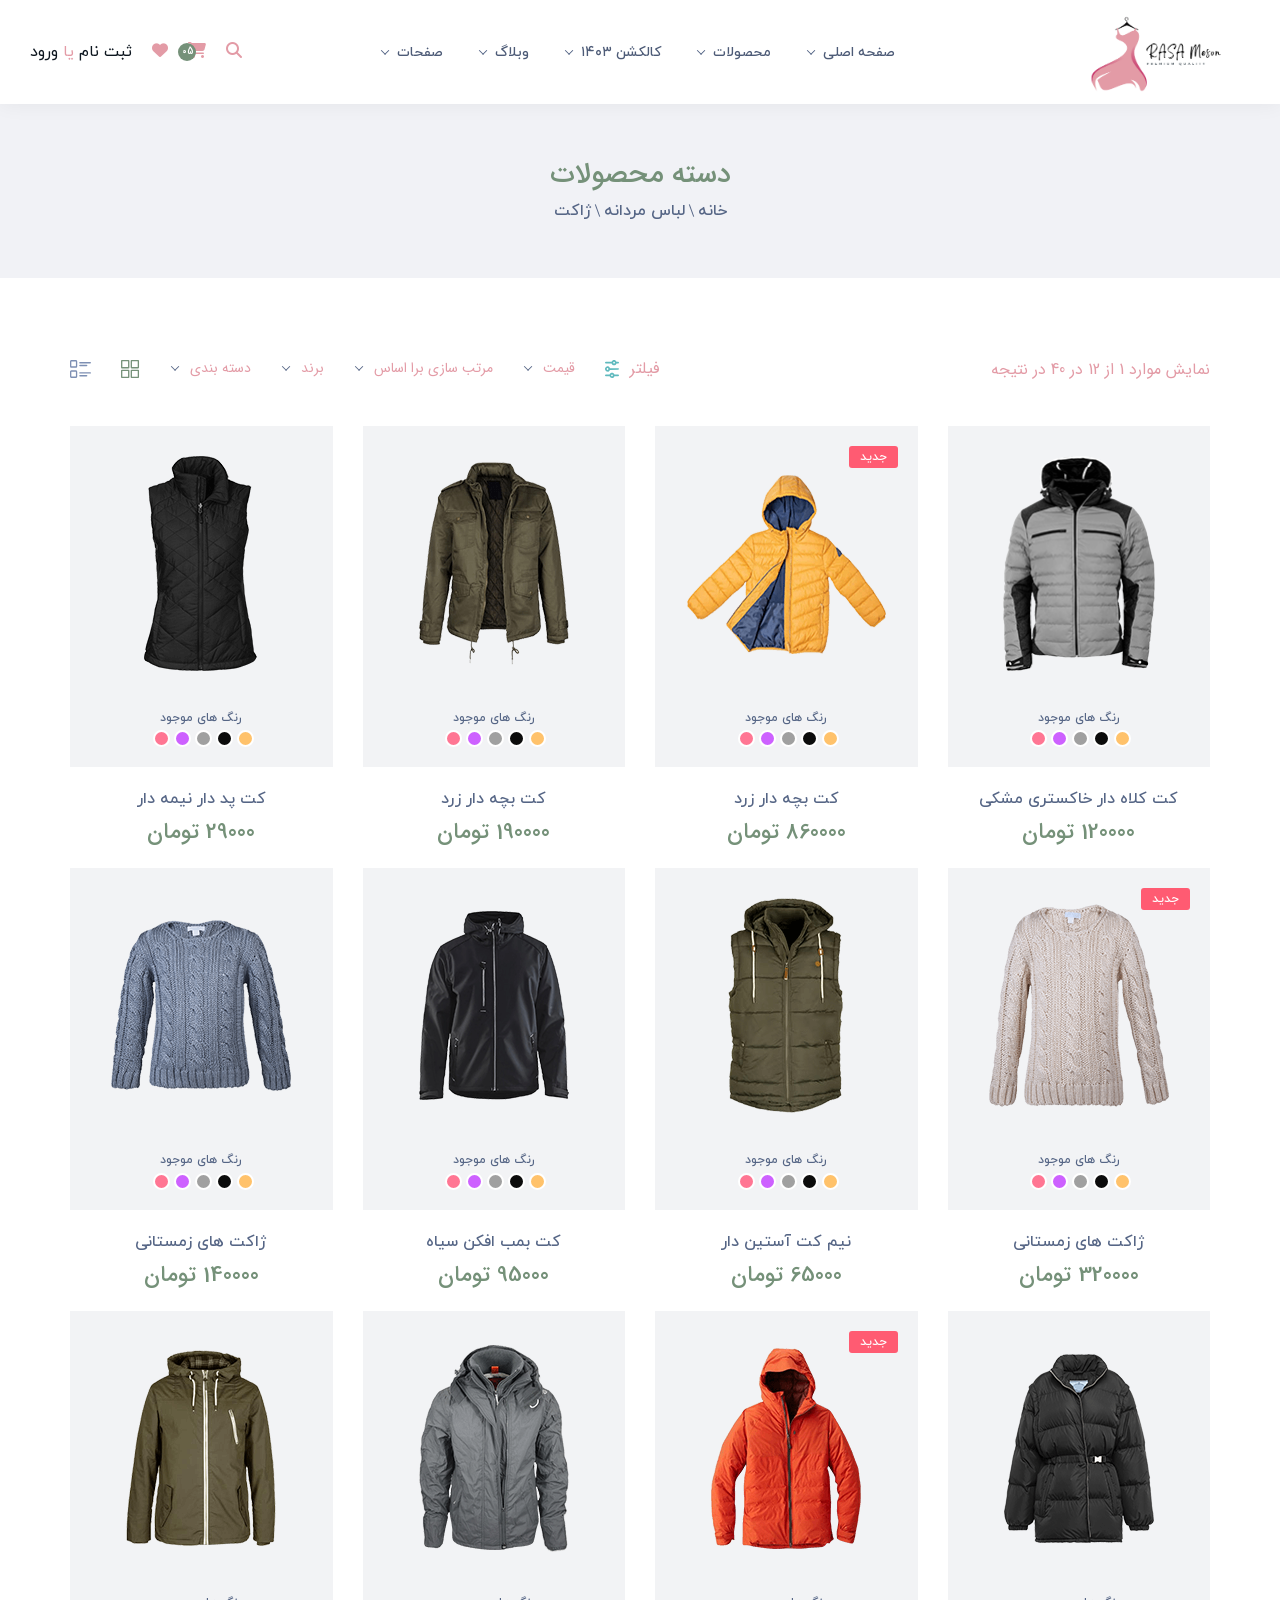
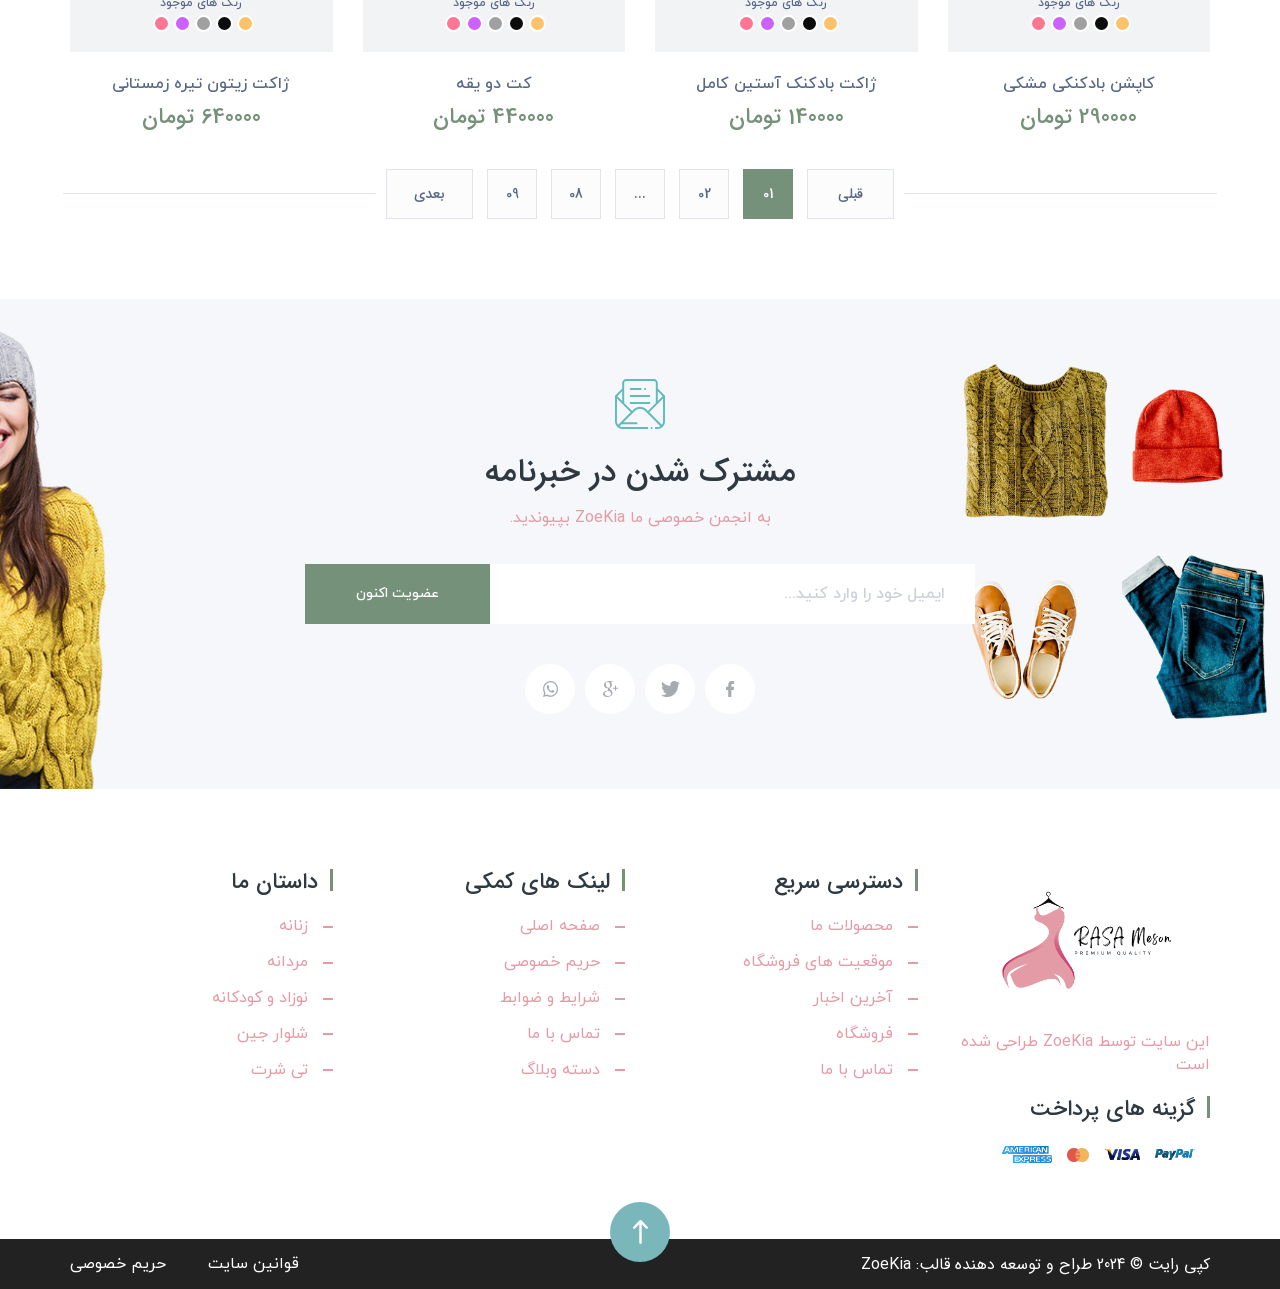
<file: product_category.html>
<!doctype html>
<!--[if IE 8]> <html lang="en" class="ie8 no-js"> <![endif]-->
<!--[if IE 9]> <html lang="en" class="ie9 no-js"> <![endif]-->
<!--[if !IE]><!-->
<html lang="en">
<!--<![endif]-->
<!-- Begin Head -->
  
<head>
    <meta charset="utf-8">
    <meta name="viewport" content="width=device-width, initial-scale=1, shrink-to-fit=no">
    <link rel="stylesheet" href="assets/css/bootstrap.min.css" >
    <link rel="stylesheet" href="assets/css/nice-select.css" >
    <link rel="stylesheet" href="assets/css/font.css" >
    <link rel="stylesheet" href="assets/css/swiper-bundle.min.css" >
    <link rel="stylesheet" href="assets/css/comman.css" >
    <link rel="stylesheet" href="https://cdnjs.cloudflare.com/ajax/libs/font-awesome/6.5.1/css/all.min.css" />
    <link rel="stylesheet" href="assets/css/style.css" >
    <!-- Favicon Link -->
    <link rel="shortcut icon" type="image/png" href="assets/img/logo/RASA-logo-copy.png">
    <title> Meson Rasa </title>
</head>
<body>
<!-- main-wrapper start -->
<div class="main-wrapper">
<!-- Preloader Box -->
<div class="preloader-wrapper preloader-active preloader-open">
    <div class="preloader-holder">
        <div class="preloader d-flex justify-content-center align-items-center h-100">
            <span></span>
            <span></span>
            <span></span>
        </div>
    </div>
</div>
    <!-- Search Box -->
<div class="search-main-wrap">
    <div class="search-inner">
        <a href="javascript:void(0);" class="c-search-close">
            <svg viewBox="0 0 413.348 413.348" xmlns="http://www.w3.org/2000/svg"><path d="m413.348 24.354-24.354-24.354-182.32 182.32-182.32-182.32-24.354 24.354 182.32 182.32-182.32 182.32 24.354 24.354 182.32-182.32 182.32 182.32 24.354-24.354-182.32-182.32z"/></svg>
        </a>
        <div class="search-box">
            <form>
                <input type="text" placeholder="جستجو کنید ..."/>
                <button type="submit">
                    <svg xmlns:xlink="http://www.w3.org/1999/xlink" width="17px" height="17px"><path fill-rule="evenodd" fill="rgb(255, 255, 255)" d="M16.337,15.218 C15.846,14.710 15.347,14.210 14.848,13.711 L12.326,11.190 C14.647,7.813 13.433,3.788 10.926,1.947 C8.249,-0.020 4.631,0.233 2.322,2.546 C0.010,4.862 -0.267,8.510 1.664,11.217 C2.621,12.558 4.223,13.526 5.949,13.805 C7.163,14.001 8.993,13.951 10.900,12.633 L10.981,12.724 C11.161,12.925 11.344,13.131 11.537,13.326 C12.605,14.410 13.674,15.490 14.755,16.559 C14.969,16.769 15.226,16.921 15.462,16.974 C15.534,16.991 15.604,16.999 15.674,16.999 C16.017,16.999 16.324,16.804 16.522,16.452 C16.757,16.034 16.690,15.583 16.337,15.218 ZM10.177,4.051 C11.029,4.910 11.496,6.055 11.495,7.273 C11.493,8.489 11.019,9.630 10.162,10.488 C9.308,11.344 8.173,11.815 6.967,11.815 C6.964,11.815 6.961,11.815 6.958,11.815 C5.751,11.813 4.610,11.331 3.748,10.457 C2.891,9.590 2.425,8.452 2.436,7.255 C2.457,4.709 4.449,2.717 6.972,2.717 C6.974,2.717 6.977,2.717 6.979,2.717 C8.189,2.718 9.325,3.192 10.177,4.051 Z"/></svg>
                </button>
            </form>
        </div>
    </div>
</div>
<!-- Header Start -->
<div class="header-main-wrapper header-style1">
    <div class="header-sticky-wrapper">
        <div class="hs-left">
            <div class="hs-left-logo">
                <a href="index.html"><img src="assets/img/logo/RASA-logo-copy.png" alt="logo" class="img-fluid" width="200"></a>
            </div>
        </div>
        <div class="hs-medium custom-scroll">
            <div class="nav-items main-menu-wraper">
                <ul class="menu-list d-xl-flex">
                    <li class="position-relative">
                        <a href="index.html" class="hs-mobile-logo">
                             <img src="assets/img/logo/RASA-logo-copy.png" alt="logo" class="img-fluid">
                        </a>
                        <p class="menu-btn c-toggle-btn sidebar-toggle">
                            <span></span>
                            <span></span>
                            <span></span>
                         </p>
                    </li>
                    <li class="position-relative main">
                        <a href="javascript:void(0);"> صفحه اصلی </a>
                    </li>
                    <li class="position-relative">
                        <a href="javascript:void(0);"> محصولات </a>
                        <div class="drop-menu normal-menu ">
                            <ul class="sub-menu">
                                <li >
                                    <a href="javascript:void(0);"> مجلسی</a>
                                        <ul class="sub-menu">
                                            <li ><a href="product_category.html">کت و شلوار مجلسی</a></li>
                                            <li><a href="product_category.html">لباس مجلسی</a></li>
                                            <li><a href="product_category.html">مانتو</a></li>
                                        </ul>
                                </li>
                            </ul>
                        </div>
                    </li>
                    <li class="position-relative">
                        <a href="javascript:void(0);"> کالکشن ۱۴۰۳ </a>
                        <div class="drop-menu normal-menu ">
                            <ul class="sub-menu">
                                <li>
                                    <a href="javascript:void(0);">اسپرت</a>
                                        <ul class="sub-menu">
                                            <li ><a href="product_category.html">تی شرت </a></li>
                                            <li><a href="product_category.html">پیراهن </a></li>
                                            <li><a href="product_category.html">شلوار </a></li>
                                            <li><a href="product_category.html">ژاکت </a></li>
                                            <li><a href="product_category.html">کت </a></li>                                        </ul>
                                </li>
                            </ul>
                        </div>
                    </li>
                    <li class="position-relative">
                        <a href="javascript:void(0);">وبلاگ </a>
                        <div class="drop-menu normal-menu">
                            <ul class="sub-menu">
                                <li><a href="blog_category.html">دسته بندی وبلاگ </a> </li>                                    
                                <li><a href="blog_single.html">تک نوشته </a> </li>                              
                            </ul>
                        </div>
                    </li>
                    <li class="position-relative">
                        <a href="javascript:void(0);">صفحات </a>
                        <div class="drop-menu normal-menu">
                            <ul class="sub-menu">
                                <li><a href="product_category_sidebar.html">فروشگاه </a> </li>                                    
                                <li><a href="cart.html">سبد خرید </a> </li>                                    
                                <li><a href="product_category.html">محصولات </a> </li>                                    
                                <li><a href="contact.html">تماس با ما </a> </li>                                 
                            </ul>
                        </div>
                    </li>
                </ul>
            </div>
        </div>
        <div class="hs-right">
            <div class="hs-search-cart ">
                <ul class="hs-search-cart-list">
                    <li>
                        <a href="javascript:void(0);" class="hs-search-btn c-search-btn">
                            <i class="fa-solid fa-magnifying-glass"></i>
                        </a>
                    </li>
                    <li class="hs-cart-box cmn-cart-tgl">
                        <a href="javascript:void(0);">
                            <div class="hs-cartbox-inner">
                                <i class="fa-solid fa-cart-shopping"></i>
                                <span class="hs-cart-circle">05</span>
                            </div>                                 
                            <span class="hs-cart-value"></span>
                        </a>
                    </li>
                    <li>
                        <a href="javascript:void(0);" class="menu-btn c-toggle-btn">
                            <span></span>
                            <span></span>
                            <span></span>
                        </a>
                    </li>
                    <li><a href="wishlist.html"><i class="fa-solid fa-heart"></i></a></li>
                    <li id="reg-or-log">
                        <a href="javascript:void(0);" data-toggle="modal" data-target="#register">ثبت نام </a> یا
                        <a href="javascript:void(0);" data-toggle="modal" data-target="#login">ورود </a>
                    </li>
                </ul>
            </div>
        </div>
        
    </div> 
    <div class="bg-overlay sidebar-overlay c-toggle-btn"></div>
</div> 
<!-- Breadcumbs start -->
<div class="e-breadcumb-wrap text-center">
    <h2 class="e-breadcumb-title">دسته محصولات </h2>
    <ul class="e-breadcumb-kist">
        <li>
            <a href="index.html">خانه </a>
        </li>
        <li>
            <a href="javascript:void(0);">لباس مردانه </a>
        </li>
        <li>
            <a href="javascript:void(0);">ژاکت </a>
        </li>
    </ul>
</div>
<!-- Product Category start -->
<section class="e-procategory-wrap">
    <div class="container">
        <div class="row">
            <div class="col-12">
                <div class="e-filter-bar">
                    <div class="e-filter-leftbar">
                        <p class="e-filter-items">نمایش موارد 1 از 12 در 40 در نتیجه</p>
                    </div>
                    <div class="e-filter-rightbar">
                        <ul class="e-filter-list">
                            <li> فیلتر 
                                <span class="e-filter-icon">
                                    <svg xmlns:xlink="http://www.w3.org/1999/xlink" width="14px" height="18px"><path fill-rule="evenodd" fill="rgb(96, 186, 190)" d="M13.118,3.502 C12.891,3.512 12.659,3.512 12.432,3.510 C12.160,3.509 11.888,3.507 11.617,3.525 C11.553,3.529 11.438,3.603 11.416,3.645 C10.915,4.705 10.127,5.246 9.075,5.252 C9.069,5.252 9.064,5.252 9.058,5.252 C7.987,5.252 7.180,4.702 6.726,3.658 C6.663,3.516 6.663,3.510 6.455,3.507 C5.042,3.512 3.631,3.512 2.218,3.512 L1.273,3.513 C1.141,3.514 1.008,3.516 0.876,3.503 C0.348,3.455 0.014,3.105 0.027,2.613 C0.040,2.102 0.384,1.782 0.926,1.776 C1.587,1.769 2.249,1.770 2.911,1.772 L3.522,1.773 L4.478,1.770 C5.149,1.769 5.817,1.767 6.487,1.776 C6.640,1.775 6.648,1.765 6.712,1.619 C7.168,0.568 7.972,0.014 9.037,0.014 C9.044,0.014 9.051,0.014 9.059,0.014 C10.154,0.021 10.960,0.583 11.392,1.639 C11.442,1.764 11.465,1.781 11.619,1.775 C12.108,1.762 12.601,1.765 13.094,1.775 C13.627,1.788 13.976,2.121 13.986,2.621 C13.995,3.125 13.646,3.479 13.118,3.502 ZM9.051,1.741 C9.050,1.741 9.050,1.741 9.050,1.741 C8.578,1.742 8.195,2.139 8.195,2.626 C8.195,2.881 8.285,3.111 8.448,3.274 C8.609,3.434 8.831,3.519 9.078,3.517 C9.302,3.514 9.515,3.419 9.677,3.250 C9.842,3.078 9.929,2.856 9.925,2.624 C9.914,2.145 9.515,1.741 9.051,1.741 ZM1.976,6.442 C3.283,6.147 4.298,6.720 4.975,8.139 L12.947,8.139 C13.314,8.139 13.591,8.233 13.772,8.421 C13.921,8.574 13.995,8.785 13.988,9.030 C13.973,9.559 13.586,9.874 12.953,9.874 L4.978,9.875 C4.304,11.260 3.395,11.641 2.602,11.641 C2.383,11.641 2.174,11.613 1.980,11.568 C0.833,11.304 -0.000,10.228 -0.002,9.007 C-0.003,7.779 0.829,6.700 1.976,6.442 ZM2.565,9.908 C3.031,9.908 3.411,9.507 3.414,9.015 C3.417,8.509 3.058,8.119 2.578,8.107 C2.572,8.107 2.564,8.107 2.558,8.107 C2.341,8.107 2.136,8.193 1.977,8.349 C1.802,8.524 1.707,8.760 1.709,9.017 C1.714,9.508 2.097,9.908 2.565,9.908 ZM0.859,14.506 C0.953,14.497 1.046,14.499 1.140,14.499 L1.229,14.500 L2.103,14.498 C2.846,14.495 3.589,14.495 4.334,14.506 C4.550,14.502 4.619,14.488 4.718,14.264 C5.151,13.277 5.946,12.756 7.018,12.756 C7.023,12.756 7.026,12.756 7.031,12.756 C8.068,12.759 8.851,13.280 9.297,14.262 C9.395,14.479 9.439,14.504 9.647,14.506 C10.412,14.492 11.178,14.492 11.945,14.496 L12.709,14.497 L12.814,14.496 C12.932,14.492 13.053,14.494 13.171,14.509 C13.687,14.578 13.976,14.883 13.984,15.369 C13.993,15.884 13.648,16.224 13.107,16.233 C12.678,16.241 12.248,16.239 11.817,16.239 L11.472,16.238 L10.809,16.240 C10.396,16.243 9.979,16.244 9.564,16.234 C9.444,16.237 9.399,16.243 9.341,16.383 C8.905,17.439 8.100,17.997 7.010,17.997 C7.007,17.997 7.004,17.997 7.000,17.997 C5.909,17.994 5.102,17.432 4.665,16.372 C4.615,16.247 4.584,16.238 4.434,16.236 C3.255,16.240 2.077,16.240 0.899,16.236 C0.395,16.233 0.071,15.930 0.031,15.425 C-0.008,14.931 0.325,14.562 0.859,14.506 ZM6.989,16.271 C7.211,16.271 7.426,16.181 7.595,16.013 C7.772,15.837 7.872,15.598 7.870,15.359 C7.866,14.871 7.479,14.475 7.007,14.475 L7.006,14.475 C6.530,14.475 6.151,14.865 6.143,15.363 C6.135,15.831 6.538,16.264 6.989,16.271 Z"/></svg>
                                </span>
                            </li>
                            <li>
                                <select>
                                    <option>قیمت </option>
                                    <option value="1">50000 تومان - 99000 تومان</option>
                                    <option value="2">100000 تومان - 200000 تومان</option>
                                    <option value="3">300000 تومان - 500000 تومان</option>
                                    <option value="4">500000 تومان - 900000 تومان</option>
                                </select>
                            </li>
                            <li>
                                <select>
                                    <option>مرتب سازی برا اساس </option>
                                    <option value="1">محبوبت </option>
                                    <option value="2">فروش برتر</option>
                                    <option value="3">پر طرفدار</option>
                                    <option value="4">اخیر</option>
                                </select>
                            </li>
                            <li>
                                <select>
                                    <option>برند</option>
                                    <option value="1">لویا</option>
                                    <option value="2">گوساس</option>
                                    <option value="3">لوکات</option>
                                    <option value="4">اوجی</option>
                                </select>
                            </li>
                            <li>
                                <select>
                                    <option >دسته بندی</option>
                                    <option value="1">زنانه</option>
                                    <option value="2">مردانه</option>
                                    <option value="3">بچگانه</option>
                                </select>
                            </li>
                            <li class="Category-grid-btn">
                                <a href="javascript:void(0);" class="active">
                                    <svg xmlns:xlink="http://www.w3.org/1999/xlink" width="19px" height="19px"><path fill-rule="evenodd" fill="rgb(125, 143, 179)" d="M18.029,17.226 C18.028,17.803 17.804,18.028 17.230,18.029 C14.980,18.031 12.731,18.031 10.481,18.029 C9.904,18.029 9.676,17.805 9.676,17.231 C9.673,14.981 9.674,12.731 9.676,10.481 C9.676,9.907 9.906,9.676 10.478,9.675 C12.728,9.673 14.977,9.673 17.227,9.675 C17.804,9.676 18.028,9.902 18.029,10.477 C18.031,11.602 18.030,12.727 18.030,13.852 C18.030,14.976 18.031,16.101 18.029,17.226 ZM16.725,10.991 C14.786,10.991 12.894,10.991 10.988,10.991 C10.988,12.911 10.988,14.802 10.988,16.708 C12.917,16.708 14.818,16.708 16.725,16.708 C16.725,14.790 16.725,12.908 16.725,10.991 ZM17.227,8.386 C16.088,8.389 14.950,8.387 13.811,8.387 C12.700,8.387 11.588,8.389 10.477,8.386 C9.900,8.384 9.676,8.161 9.676,7.582 C9.673,5.332 9.673,3.083 9.676,0.833 C9.676,0.261 9.909,0.031 10.481,0.030 C12.731,0.029 14.981,0.029 17.231,0.030 C17.802,0.031 18.029,0.260 18.029,0.835 C18.031,3.085 18.031,5.335 18.029,7.585 C18.029,8.160 17.804,8.385 17.227,8.386 ZM16.710,1.347 C14.785,1.347 12.893,1.347 10.982,1.347 C10.982,3.257 10.982,5.138 10.982,7.063 C12.918,7.063 14.818,7.063 16.710,7.063 C16.710,5.135 16.710,3.244 16.710,1.347 ZM7.558,8.386 C6.433,8.389 5.308,8.387 4.183,8.387 C3.071,8.387 1.959,8.389 0.848,8.386 C0.250,8.385 0.030,8.162 0.030,7.558 C0.029,5.321 0.029,3.085 0.030,0.848 C0.031,0.256 0.260,0.030 0.860,0.030 C3.096,0.029 5.333,0.029 7.570,0.030 C8.164,0.030 8.386,0.255 8.386,0.859 C8.388,3.095 8.388,5.332 8.386,7.569 C8.386,8.168 8.164,8.385 7.558,8.386 ZM7.060,1.355 C5.127,1.355 3.234,1.355 1.356,1.355 C1.356,3.285 1.356,5.178 1.356,7.076 C3.278,7.076 5.162,7.076 7.060,7.076 C7.060,5.130 7.060,3.237 7.060,1.355 ZM0.836,9.675 C3.086,9.673 5.336,9.673 7.586,9.675 C8.162,9.676 8.386,9.901 8.386,10.480 C8.388,12.730 8.388,14.980 8.386,17.229 C8.385,17.805 8.159,18.028 7.582,18.029 C6.444,18.031 5.306,18.030 4.167,18.030 C3.056,18.030 1.944,18.031 0.833,18.029 C0.262,18.028 0.031,17.798 0.030,17.227 C0.029,14.977 0.029,12.727 0.030,10.477 C0.031,9.910 0.264,9.676 0.836,9.675 ZM1.336,16.706 C3.274,16.706 5.174,16.706 7.064,16.706 C7.064,14.778 7.064,12.887 7.064,10.992 C5.136,10.992 3.246,10.992 1.336,10.992 C1.336,12.904 1.336,14.786 1.336,16.706 Z"/></svg>
                                </a>
                            </li>
                            <li class="Category-list-btn">
                                <a href="javascript:void(0);">
                                    <svg xmlns:xlink="http://www.w3.org/1999/xlink" width="21px" height="18px"><path fill-rule="evenodd" fill="rgb(125, 143, 179)" d="M20.196,3.530 C19.432,3.537 18.668,3.532 17.903,3.532 C16.952,3.533 16.001,3.532 15.049,3.532 C13.427,3.532 11.805,3.533 10.183,3.532 C10.043,3.532 9.896,3.550 9.764,3.513 C9.412,3.413 9.176,3.171 9.213,2.758 C9.247,2.384 9.471,2.157 9.829,2.123 C9.999,2.107 10.172,2.119 10.343,2.119 C13.541,2.119 16.738,2.119 19.935,2.119 C20.029,2.119 20.122,2.117 20.216,2.119 C20.717,2.130 21.005,2.392 21.000,2.830 C20.995,3.246 20.683,3.526 20.196,3.530 ZM10.041,4.762 C12.211,4.758 14.381,4.758 16.551,4.761 C17.084,4.762 17.395,5.036 17.390,5.478 C17.384,5.918 17.072,6.176 16.535,6.177 C15.458,6.179 14.380,6.177 13.303,6.177 C13.303,6.176 13.303,6.175 13.303,6.174 C12.210,6.174 11.117,6.177 10.025,6.173 C9.525,6.171 9.218,5.907 9.207,5.486 C9.197,5.051 9.519,4.762 10.041,4.762 ZM5.797,17.990 C4.362,18.002 2.926,17.970 1.491,18.000 C0.735,18.015 -0.061,17.194 0.004,16.351 C0.063,15.601 0.017,14.841 0.017,14.085 C0.017,13.330 0.014,12.574 0.017,11.818 C0.021,10.937 0.622,10.247 1.449,10.234 C2.900,10.213 4.351,10.213 5.802,10.229 C6.606,10.239 7.220,10.905 7.229,11.774 C7.245,13.335 7.246,14.898 7.233,16.459 C7.226,17.324 6.604,17.984 5.797,17.990 ZM5.924,12.054 C5.926,11.756 5.834,11.633 5.548,11.635 C4.271,11.645 2.994,11.645 1.716,11.636 C1.440,11.634 1.327,11.734 1.329,12.043 C1.339,13.418 1.341,14.793 1.327,16.167 C1.324,16.518 1.471,16.589 1.752,16.583 C2.375,16.570 2.999,16.579 3.622,16.578 C4.260,16.578 4.899,16.570 5.538,16.583 C5.813,16.588 5.927,16.489 5.925,16.178 C5.915,14.803 5.915,13.429 5.924,12.054 ZM5.756,7.763 C4.336,7.776 2.916,7.776 1.496,7.763 C0.621,7.755 0.019,7.074 0.017,6.127 C0.015,4.615 0.014,3.103 0.018,1.592 C0.020,0.675 0.624,0.019 1.487,0.005 C2.204,-0.006 2.922,0.003 3.640,0.003 C4.343,0.002 5.045,-0.005 5.747,0.005 C6.631,0.017 7.223,0.637 7.231,1.581 C7.243,3.109 7.242,4.638 7.231,6.166 C7.225,7.091 6.613,7.754 5.756,7.763 ZM5.494,1.409 C4.245,1.424 2.996,1.426 1.747,1.409 C1.409,1.404 1.318,1.544 1.327,1.883 C1.345,2.555 1.333,3.227 1.333,3.899 C1.333,4.571 1.344,5.244 1.328,5.915 C1.320,6.240 1.423,6.359 1.732,6.356 C2.980,6.342 4.229,6.338 5.478,6.357 C5.839,6.363 5.928,6.214 5.924,5.853 C5.908,4.526 5.908,3.198 5.924,1.871 C5.928,1.516 5.818,1.405 5.494,1.409 ZM10.026,14.994 C12.194,14.989 14.362,14.988 16.530,14.992 C17.083,14.993 17.376,15.246 17.384,15.689 C17.392,16.149 17.086,16.400 16.502,16.402 C15.441,16.406 14.381,16.403 13.320,16.403 C12.228,16.403 11.136,16.407 10.045,16.401 C9.507,16.398 9.195,16.124 9.208,15.687 C9.220,15.269 9.530,14.996 10.026,14.994 ZM15.069,13.585 C13.370,13.585 11.671,13.582 9.972,13.587 C9.598,13.588 9.282,13.421 9.246,13.036 C9.223,12.794 9.417,12.508 9.565,12.280 C9.623,12.190 9.821,12.174 9.955,12.174 C13.384,12.169 16.813,12.167 20.242,12.172 C20.701,12.173 20.994,12.460 21.000,12.867 C21.006,13.299 20.715,13.575 20.213,13.577 C18.498,13.583 16.784,13.579 15.069,13.579 C15.069,13.581 15.069,13.583 15.069,13.585 Z"/></svg>
                                </a>
                            </li>
                        </ul>
                    </div>
                </div>  
                <div class="e-procategory-inner "> 
                    <ul>
                        <li>
                            <div class="e-procategory-box">
                                <div class="procategory-gridbox">
                                    <div class="c-product-box">
                                        <div class="na-top-sec text-center">
                                            <div class="na-imgbox">
                                                <div class="na-mainimg">
                                                    <img src="assets/images/index1/new_arrivals/01.png" alt="product-img" class="img-fluid">
                                                </div>                                        
                                                <div class="na-overlay-img">
                                                    <img src="assets/images/index1/new_arrivals/11.png" alt="product-img" class="img-fluid">
                                                </div>
                                            </div>
                                            <div class="na-color-details">
                                                <h2 class="na-color-title">رنگ های موجود </h2>
                                                <ul class="na-color-skin">
                                                    <li></li>
                                                    <li></li>
                                                    <li></li>
                                                    <li></li>
                                                    <li></li>
                                                </ul>
                                            </div>
                                            <ul class="na-hover-content na-vartical-hover">
                                                <li><a href="wishlist.html"><span><svg xmlns:xlink="http://www.w3.org/1999/xlink" width="16px" height="15px"><path fill-rule="evenodd" fill="rgb(242, 243, 245)" d="M14.692,1.994 C13.881,1.077 12.769,0.571 11.560,0.571 C10.652,0.571 9.819,0.871 9.087,1.461 C8.846,1.656 8.618,1.882 8.406,2.135 C8.198,1.884 7.968,1.658 7.725,1.461 C6.994,0.871 6.161,0.571 5.253,0.571 C4.044,0.571 2.932,1.077 2.121,1.994 C1.329,2.891 0.892,4.113 0.892,5.433 C0.892,6.786 1.368,8.018 2.392,9.308 C3.276,10.421 4.528,11.534 5.988,12.834 C6.452,13.246 7.027,13.759 7.610,14.290 C7.830,14.491 8.113,14.602 8.406,14.602 C8.700,14.602 8.983,14.491 9.202,14.290 C9.788,13.756 10.364,13.244 10.828,12.831 C12.279,11.540 13.532,10.426 14.420,9.308 C15.444,8.018 15.921,6.787 15.921,5.433 C15.921,4.113 15.484,2.891 14.692,1.994 ZM5.253,2.201 C5.803,2.201 6.310,2.385 6.760,2.747 C7.173,3.082 7.464,3.509 7.636,3.809 C7.799,4.094 8.087,4.264 8.406,4.264 C8.725,4.264 9.014,4.094 9.177,3.809 C9.348,3.510 9.638,3.083 10.053,2.747 C10.502,2.385 11.009,2.201 11.560,2.201 C12.322,2.201 13.023,2.518 13.532,3.095 C14.059,3.691 14.348,4.521 14.348,5.433 C14.348,6.401 13.996,7.277 13.207,8.272 C12.410,9.275 11.207,10.345 9.804,11.594 L9.776,11.619 C9.401,11.952 8.914,12.386 8.405,12.845 C7.915,12.400 7.445,11.982 7.005,11.591 C5.610,10.349 4.405,9.277 3.606,8.272 C2.817,7.277 2.464,6.401 2.464,5.433 C2.464,4.521 2.754,3.691 3.281,3.095 C3.790,2.518 4.490,2.201 5.253,2.201 Z"/></svg></span></a></li>
                                                <li><a href="cart.html"><span><svg xmlns:xlink="http://www.w3.org/1999/xlink" width="16px" height="17px"><path fill-rule="evenodd" fill="rgb(255, 255, 255)" d="M15.021,2.851 C14.062,4.907 13.088,6.956 12.135,9.016 C11.930,9.458 11.634,9.640 11.181,9.638 C9.373,9.629 7.565,9.635 5.757,9.637 C5.596,9.637 5.434,9.629 5.275,9.650 C4.902,9.700 4.643,10.009 4.629,10.400 C4.615,10.804 4.874,11.151 5.255,11.214 C5.412,11.241 5.575,11.236 5.735,11.236 C8.012,11.238 10.289,11.237 12.566,11.238 C13.280,11.238 13.632,11.507 13.625,12.038 C13.617,12.573 13.269,12.832 12.558,12.832 C11.379,12.832 10.200,12.832 9.022,12.832 C9.022,12.832 9.022,12.831 9.022,12.831 C7.843,12.831 6.664,12.832 5.486,12.830 C4.381,12.829 3.531,12.194 3.224,11.143 C2.919,10.097 3.284,9.038 4.194,8.393 C4.374,8.265 4.406,8.164 4.343,7.947 C3.774,5.956 3.213,3.963 2.663,1.967 C2.594,1.713 2.490,1.621 2.246,1.631 C1.818,1.650 1.389,1.648 0.961,1.638 C0.441,1.626 0.115,1.295 0.126,0.812 C0.136,0.345 0.452,0.043 0.961,0.036 C1.631,0.028 2.301,0.028 2.970,0.035 C3.519,0.041 3.740,0.225 3.899,0.784 C4.142,1.636 4.142,1.637 4.990,1.637 C7.990,1.636 10.990,1.635 13.991,1.634 C14.124,1.634 14.259,1.631 14.392,1.645 C15.007,1.711 15.298,2.256 15.021,2.851 ZM4.588,3.243 C5.025,4.809 5.443,6.326 5.885,7.835 C5.914,7.933 6.128,8.024 6.256,8.025 C7.690,8.038 9.123,8.024 10.557,8.040 C10.825,8.043 10.960,7.952 11.076,7.699 C11.687,6.366 12.316,5.043 12.937,3.715 C13.004,3.571 13.063,3.422 13.140,3.243 C10.265,3.243 7.454,3.243 4.588,3.243 ZM6.878,14.440 C7.286,14.442 7.619,14.795 7.621,15.226 C7.622,15.658 7.295,16.018 6.891,16.029 C6.458,16.041 6.129,15.689 6.136,15.221 C6.142,14.771 6.458,14.438 6.878,14.440 ZM11.374,14.437 C11.778,14.438 12.117,14.792 12.123,15.222 C12.130,15.668 11.777,16.040 11.357,16.029 C10.943,16.018 10.631,15.670 10.634,15.223 C10.636,14.779 10.959,14.436 11.374,14.437 Z"/></svg></span></a></li>
                                                <li><a href="product_details.html"><span><svg xmlns:xlink="http://www.w3.org/1999/xlink" width="15px" height="16px"><path fill-rule="evenodd" fill="rgb(255, 255, 255)" d="M14.100,13.964 C13.679,13.500 13.249,13.043 12.820,12.586 L10.652,10.282 C12.647,7.194 11.603,3.514 9.448,1.831 C7.146,0.033 4.034,0.263 2.049,2.378 C0.061,4.497 -0.177,7.831 1.484,10.306 C2.306,11.533 3.683,12.418 5.168,12.673 C6.212,12.851 7.786,12.806 9.425,11.601 L9.495,11.684 C9.649,11.868 9.807,12.056 9.973,12.235 C10.891,13.225 11.810,14.213 12.740,15.191 C12.924,15.383 13.145,15.522 13.348,15.571 C13.410,15.585 13.470,15.593 13.530,15.593 C13.825,15.593 14.089,15.415 14.259,15.093 C14.462,14.710 14.404,14.298 14.100,13.964 ZM8.803,3.755 C9.536,4.540 9.938,5.586 9.936,6.701 C9.935,7.812 9.528,8.855 8.791,9.640 C8.056,10.422 7.080,10.853 6.043,10.853 C6.041,10.853 6.038,10.853 6.036,10.853 C4.997,10.851 4.017,10.410 3.275,9.611 C2.539,8.819 2.138,7.779 2.147,6.684 C2.165,4.356 3.878,2.535 6.048,2.535 C6.049,2.535 6.052,2.535 6.053,2.535 C7.094,2.536 8.071,2.969 8.803,3.755 Z"/></svg></span></a></li>
                                            </ul>
                                        </div>
                                        <div class="na-top-heading text-center">
                                            <a href="product_details.html" class="na-name">کت کلاه دار خاکستری مشکی</a>
                                            <h2 class="na-price">120000 تومان</h2>
                                        </div>
                                    </div> 
                                </div>
                                <div class="procategory-listbox">
                                    <div class="pc-top-heading ">
                                        <a href="product_details.html" class="na-name">کت کلاه دار خاکستری مشکی</a>
                                        <h2 class="na-price">120000 تومان</h2>
                                        <p class="procategory-des">  طراحان گرافیک است. چاپگرها و متون بلکه روزنامه و مجله در ستون و سطرآنچنان که لازم است و برای شرایط فعلی تکنولوژی مورد نیاز و کاربردی است. </p>
                                        <div class="pc-color-details">
                                            <h2 class="na-color-title">رنگ های موجود </h2>
                                            <ul class="na-color-skin">
                                                <li></li>
                                                <li></li>
                                                <li></li>
                                                <li></li>
                                                <li></li>
                                            </ul>
                                        </div>
                                    </div>
                                </div>
                            </div>
                        </li>
                        <li>
                            <div class="e-procategory-box">
                                <div class="procategory-gridbox">
                                    <div class="c-product-box">
                                        <div class="na-top-sec text-center">
                                            <div class="na-imgbox">
                                                <div class="na-mainimg">
                                                    <img src="assets/images/index1/new_arrivals/02.png" alt="product-img" class="img-fluid">
                                                </div>                                        
                                                <div class="na-overlay-img">
                                                    <img src="assets/images/index1/new_arrivals/10.png" alt="product-img" class="img-fluid">
                                                </div>
                                            </div>
                                            <div class="na-color-details">
                                                <h2 class="na-color-title">رنگ های موجود </h2>
                                                <ul class="na-color-skin">
                                                    <li></li>
                                                    <li></li>
                                                    <li></li>
                                                    <li></li>
                                                    <li></li>
                                                </ul>
                                            </div>
                                            <ul class="na-hover-content na-vartical-hover">
                                                <li><a href="wishlist.html"><span><svg xmlns:xlink="http://www.w3.org/1999/xlink" width="16px" height="15px"><path fill-rule="evenodd" fill="rgb(242, 243, 245)" d="M14.692,1.994 C13.881,1.077 12.769,0.571 11.560,0.571 C10.652,0.571 9.819,0.871 9.087,1.461 C8.846,1.656 8.618,1.882 8.406,2.135 C8.198,1.884 7.968,1.658 7.725,1.461 C6.994,0.871 6.161,0.571 5.253,0.571 C4.044,0.571 2.932,1.077 2.121,1.994 C1.329,2.891 0.892,4.113 0.892,5.433 C0.892,6.786 1.368,8.018 2.392,9.308 C3.276,10.421 4.528,11.534 5.988,12.834 C6.452,13.246 7.027,13.759 7.610,14.290 C7.830,14.491 8.113,14.602 8.406,14.602 C8.700,14.602 8.983,14.491 9.202,14.290 C9.788,13.756 10.364,13.244 10.828,12.831 C12.279,11.540 13.532,10.426 14.420,9.308 C15.444,8.018 15.921,6.787 15.921,5.433 C15.921,4.113 15.484,2.891 14.692,1.994 ZM5.253,2.201 C5.803,2.201 6.310,2.385 6.760,2.747 C7.173,3.082 7.464,3.509 7.636,3.809 C7.799,4.094 8.087,4.264 8.406,4.264 C8.725,4.264 9.014,4.094 9.177,3.809 C9.348,3.510 9.638,3.083 10.053,2.747 C10.502,2.385 11.009,2.201 11.560,2.201 C12.322,2.201 13.023,2.518 13.532,3.095 C14.059,3.691 14.348,4.521 14.348,5.433 C14.348,6.401 13.996,7.277 13.207,8.272 C12.410,9.275 11.207,10.345 9.804,11.594 L9.776,11.619 C9.401,11.952 8.914,12.386 8.405,12.845 C7.915,12.400 7.445,11.982 7.005,11.591 C5.610,10.349 4.405,9.277 3.606,8.272 C2.817,7.277 2.464,6.401 2.464,5.433 C2.464,4.521 2.754,3.691 3.281,3.095 C3.790,2.518 4.490,2.201 5.253,2.201 Z"/></svg></span></a></li>
                                                <li><a href="cart.html"><span><svg xmlns:xlink="http://www.w3.org/1999/xlink" width="16px" height="17px"><path fill-rule="evenodd" fill="rgb(255, 255, 255)" d="M15.021,2.851 C14.062,4.907 13.088,6.956 12.135,9.016 C11.930,9.458 11.634,9.640 11.181,9.638 C9.373,9.629 7.565,9.635 5.757,9.637 C5.596,9.637 5.434,9.629 5.275,9.650 C4.902,9.700 4.643,10.009 4.629,10.400 C4.615,10.804 4.874,11.151 5.255,11.214 C5.412,11.241 5.575,11.236 5.735,11.236 C8.012,11.238 10.289,11.237 12.566,11.238 C13.280,11.238 13.632,11.507 13.625,12.038 C13.617,12.573 13.269,12.832 12.558,12.832 C11.379,12.832 10.200,12.832 9.022,12.832 C9.022,12.832 9.022,12.831 9.022,12.831 C7.843,12.831 6.664,12.832 5.486,12.830 C4.381,12.829 3.531,12.194 3.224,11.143 C2.919,10.097 3.284,9.038 4.194,8.393 C4.374,8.265 4.406,8.164 4.343,7.947 C3.774,5.956 3.213,3.963 2.663,1.967 C2.594,1.713 2.490,1.621 2.246,1.631 C1.818,1.650 1.389,1.648 0.961,1.638 C0.441,1.626 0.115,1.295 0.126,0.812 C0.136,0.345 0.452,0.043 0.961,0.036 C1.631,0.028 2.301,0.028 2.970,0.035 C3.519,0.041 3.740,0.225 3.899,0.784 C4.142,1.636 4.142,1.637 4.990,1.637 C7.990,1.636 10.990,1.635 13.991,1.634 C14.124,1.634 14.259,1.631 14.392,1.645 C15.007,1.711 15.298,2.256 15.021,2.851 ZM4.588,3.243 C5.025,4.809 5.443,6.326 5.885,7.835 C5.914,7.933 6.128,8.024 6.256,8.025 C7.690,8.038 9.123,8.024 10.557,8.040 C10.825,8.043 10.960,7.952 11.076,7.699 C11.687,6.366 12.316,5.043 12.937,3.715 C13.004,3.571 13.063,3.422 13.140,3.243 C10.265,3.243 7.454,3.243 4.588,3.243 ZM6.878,14.440 C7.286,14.442 7.619,14.795 7.621,15.226 C7.622,15.658 7.295,16.018 6.891,16.029 C6.458,16.041 6.129,15.689 6.136,15.221 C6.142,14.771 6.458,14.438 6.878,14.440 ZM11.374,14.437 C11.778,14.438 12.117,14.792 12.123,15.222 C12.130,15.668 11.777,16.040 11.357,16.029 C10.943,16.018 10.631,15.670 10.634,15.223 C10.636,14.779 10.959,14.436 11.374,14.437 Z"/></svg></span></a></li>
                                                <li><a href="product_details.html"><span><svg xmlns:xlink="http://www.w3.org/1999/xlink" width="15px" height="16px"><path fill-rule="evenodd" fill="rgb(255, 255, 255)" d="M14.100,13.964 C13.679,13.500 13.249,13.043 12.820,12.586 L10.652,10.282 C12.647,7.194 11.603,3.514 9.448,1.831 C7.146,0.033 4.034,0.263 2.049,2.378 C0.061,4.497 -0.177,7.831 1.484,10.306 C2.306,11.533 3.683,12.418 5.168,12.673 C6.212,12.851 7.786,12.806 9.425,11.601 L9.495,11.684 C9.649,11.868 9.807,12.056 9.973,12.235 C10.891,13.225 11.810,14.213 12.740,15.191 C12.924,15.383 13.145,15.522 13.348,15.571 C13.410,15.585 13.470,15.593 13.530,15.593 C13.825,15.593 14.089,15.415 14.259,15.093 C14.462,14.710 14.404,14.298 14.100,13.964 ZM8.803,3.755 C9.536,4.540 9.938,5.586 9.936,6.701 C9.935,7.812 9.528,8.855 8.791,9.640 C8.056,10.422 7.080,10.853 6.043,10.853 C6.041,10.853 6.038,10.853 6.036,10.853 C4.997,10.851 4.017,10.410 3.275,9.611 C2.539,8.819 2.138,7.779 2.147,6.684 C2.165,4.356 3.878,2.535 6.048,2.535 C6.049,2.535 6.052,2.535 6.053,2.535 C7.094,2.536 8.071,2.969 8.803,3.755 Z"/></svg></span></a></li>                                             
                                            </ul>
                                            <span class="new-tag">جدید </span>
                                        </div>
                                        <div class="na-top-heading text-center">
                                            <a href="product_details.html" class="na-name">کت بچه دار زرد</a>
                                            <h2 class="na-price">860000 تومان</h2>
                                        </div>
                                    </div>  
                                </div>
                                <div class="procategory-listbox">
                                    <div class="pc-top-heading ">
                                        <a href="product_details.html" class="na-name">کت بچه دار زرد</a>
                                        <h2 class="na-price">860000 تومان</h2>
                                        <p class="procategory-des"> طراحان گرافیک است. چاپگرها و متون بلکه روزنامه و مجله در ستون و سطرآنچنان که لازم است و برای شرایط فعلی تکنولوژی مورد نیاز و کاربردی است. </p>
                                        <div class="pc-color-details">
                                            <h2 class="na-color-title">رنگ های موجود </h2>
                                            <ul class="na-color-skin">
                                                <li></li>
                                                <li></li>
                                                <li></li>
                                                <li></li>
                                                <li></li>
                                            </ul>
                                        </div>
                                    </div>
                                </div>
                            </div>
                        </li>
                        <li>
                            <div class="e-procategory-box">
                                <div class="procategory-gridbox">
                                    <div class="c-product-box">
                                        <div class="na-top-sec text-center">
                                            <div class="na-imgbox">
                                                <div class="na-mainimg">
                                                    <img src="assets/images/index1/new_arrivals/03.png" alt="product-img" class="img-fluid">
                                                </div>                                        
                                                <div class="na-overlay-img">
                                                    <img src="assets/images/index1/new_arrivals/12.png" alt="product-img" class="img-fluid">
                                                </div>
                                            </div>
                                            <div class="na-color-details">
                                                <h2 class="na-color-title">رنگ های موجود </h2>
                                                <ul class="na-color-skin">
                                                    <li></li>
                                                    <li></li>
                                                    <li></li>
                                                    <li></li>
                                                    <li></li>
                                                </ul>
                                            </div>
                                            <ul class="na-hover-content na-vartical-hover">
                                                <li><a href="wishlist.html"><span><svg xmlns:xlink="http://www.w3.org/1999/xlink" width="16px" height="15px"><path fill-rule="evenodd" fill="rgb(242, 243, 245)" d="M14.692,1.994 C13.881,1.077 12.769,0.571 11.560,0.571 C10.652,0.571 9.819,0.871 9.087,1.461 C8.846,1.656 8.618,1.882 8.406,2.135 C8.198,1.884 7.968,1.658 7.725,1.461 C6.994,0.871 6.161,0.571 5.253,0.571 C4.044,0.571 2.932,1.077 2.121,1.994 C1.329,2.891 0.892,4.113 0.892,5.433 C0.892,6.786 1.368,8.018 2.392,9.308 C3.276,10.421 4.528,11.534 5.988,12.834 C6.452,13.246 7.027,13.759 7.610,14.290 C7.830,14.491 8.113,14.602 8.406,14.602 C8.700,14.602 8.983,14.491 9.202,14.290 C9.788,13.756 10.364,13.244 10.828,12.831 C12.279,11.540 13.532,10.426 14.420,9.308 C15.444,8.018 15.921,6.787 15.921,5.433 C15.921,4.113 15.484,2.891 14.692,1.994 ZM5.253,2.201 C5.803,2.201 6.310,2.385 6.760,2.747 C7.173,3.082 7.464,3.509 7.636,3.809 C7.799,4.094 8.087,4.264 8.406,4.264 C8.725,4.264 9.014,4.094 9.177,3.809 C9.348,3.510 9.638,3.083 10.053,2.747 C10.502,2.385 11.009,2.201 11.560,2.201 C12.322,2.201 13.023,2.518 13.532,3.095 C14.059,3.691 14.348,4.521 14.348,5.433 C14.348,6.401 13.996,7.277 13.207,8.272 C12.410,9.275 11.207,10.345 9.804,11.594 L9.776,11.619 C9.401,11.952 8.914,12.386 8.405,12.845 C7.915,12.400 7.445,11.982 7.005,11.591 C5.610,10.349 4.405,9.277 3.606,8.272 C2.817,7.277 2.464,6.401 2.464,5.433 C2.464,4.521 2.754,3.691 3.281,3.095 C3.790,2.518 4.490,2.201 5.253,2.201 Z"/></svg></span></a></li>
                                                <li><a href="cart.html"><span><svg xmlns:xlink="http://www.w3.org/1999/xlink" width="16px" height="17px"><path fill-rule="evenodd" fill="rgb(255, 255, 255)" d="M15.021,2.851 C14.062,4.907 13.088,6.956 12.135,9.016 C11.930,9.458 11.634,9.640 11.181,9.638 C9.373,9.629 7.565,9.635 5.757,9.637 C5.596,9.637 5.434,9.629 5.275,9.650 C4.902,9.700 4.643,10.009 4.629,10.400 C4.615,10.804 4.874,11.151 5.255,11.214 C5.412,11.241 5.575,11.236 5.735,11.236 C8.012,11.238 10.289,11.237 12.566,11.238 C13.280,11.238 13.632,11.507 13.625,12.038 C13.617,12.573 13.269,12.832 12.558,12.832 C11.379,12.832 10.200,12.832 9.022,12.832 C9.022,12.832 9.022,12.831 9.022,12.831 C7.843,12.831 6.664,12.832 5.486,12.830 C4.381,12.829 3.531,12.194 3.224,11.143 C2.919,10.097 3.284,9.038 4.194,8.393 C4.374,8.265 4.406,8.164 4.343,7.947 C3.774,5.956 3.213,3.963 2.663,1.967 C2.594,1.713 2.490,1.621 2.246,1.631 C1.818,1.650 1.389,1.648 0.961,1.638 C0.441,1.626 0.115,1.295 0.126,0.812 C0.136,0.345 0.452,0.043 0.961,0.036 C1.631,0.028 2.301,0.028 2.970,0.035 C3.519,0.041 3.740,0.225 3.899,0.784 C4.142,1.636 4.142,1.637 4.990,1.637 C7.990,1.636 10.990,1.635 13.991,1.634 C14.124,1.634 14.259,1.631 14.392,1.645 C15.007,1.711 15.298,2.256 15.021,2.851 ZM4.588,3.243 C5.025,4.809 5.443,6.326 5.885,7.835 C5.914,7.933 6.128,8.024 6.256,8.025 C7.690,8.038 9.123,8.024 10.557,8.040 C10.825,8.043 10.960,7.952 11.076,7.699 C11.687,6.366 12.316,5.043 12.937,3.715 C13.004,3.571 13.063,3.422 13.140,3.243 C10.265,3.243 7.454,3.243 4.588,3.243 ZM6.878,14.440 C7.286,14.442 7.619,14.795 7.621,15.226 C7.622,15.658 7.295,16.018 6.891,16.029 C6.458,16.041 6.129,15.689 6.136,15.221 C6.142,14.771 6.458,14.438 6.878,14.440 ZM11.374,14.437 C11.778,14.438 12.117,14.792 12.123,15.222 C12.130,15.668 11.777,16.040 11.357,16.029 C10.943,16.018 10.631,15.670 10.634,15.223 C10.636,14.779 10.959,14.436 11.374,14.437 Z"/></svg></span></a></li>
                                                <li><a href="product_details.html"><span><svg xmlns:xlink="http://www.w3.org/1999/xlink" width="15px" height="16px"><path fill-rule="evenodd" fill="rgb(255, 255, 255)" d="M14.100,13.964 C13.679,13.500 13.249,13.043 12.820,12.586 L10.652,10.282 C12.647,7.194 11.603,3.514 9.448,1.831 C7.146,0.033 4.034,0.263 2.049,2.378 C0.061,4.497 -0.177,7.831 1.484,10.306 C2.306,11.533 3.683,12.418 5.168,12.673 C6.212,12.851 7.786,12.806 9.425,11.601 L9.495,11.684 C9.649,11.868 9.807,12.056 9.973,12.235 C10.891,13.225 11.810,14.213 12.740,15.191 C12.924,15.383 13.145,15.522 13.348,15.571 C13.410,15.585 13.470,15.593 13.530,15.593 C13.825,15.593 14.089,15.415 14.259,15.093 C14.462,14.710 14.404,14.298 14.100,13.964 ZM8.803,3.755 C9.536,4.540 9.938,5.586 9.936,6.701 C9.935,7.812 9.528,8.855 8.791,9.640 C8.056,10.422 7.080,10.853 6.043,10.853 C6.041,10.853 6.038,10.853 6.036,10.853 C4.997,10.851 4.017,10.410 3.275,9.611 C2.539,8.819 2.138,7.779 2.147,6.684 C2.165,4.356 3.878,2.535 6.048,2.535 C6.049,2.535 6.052,2.535 6.053,2.535 C7.094,2.536 8.071,2.969 8.803,3.755 Z"/></svg></span></a></li>                                             
                                            </ul>
                                        </div>
                                        <div class="na-top-heading text-center">
                                            <a href="product_details.html" class="na-name">کت بچه دار زرد</a>
                                            <h2 class="na-price">190000 تومان</h2>
                                        </div>
                                    </div>  
                                </div>
                                <div class="procategory-listbox">
                                    <div class="pc-top-heading ">
                                        <a href="product_details.html" class="na-name">کت بچه دار زرد</a>
                                        <h2 class="na-price">190000 تومان</h2>
                                        <p class="procategory-des">  طراحان گرافیک است. چاپگرها و متون بلکه روزنامه و مجله در ستون و سطرآنچنان که لازم است و برای شرایط فعلی تکنولوژی مورد نیاز و کاربردی است. </p>
                                        <div class="pc-color-details">
                                            <h2 class="na-color-title">رنگ های موجود </h2>
                                            <ul class="na-color-skin">
                                                <li></li>
                                                <li></li>
                                                <li></li>
                                                <li></li>
                                                <li></li>
                                            </ul>
                                        </div>
                                    </div>
                                </div>
                            </div>
                        </li>
                        <li>
                            <div class="e-procategory-box">
                                <div class="procategory-gridbox">
                                    <div class="c-product-box">
                                        <div class="na-top-sec text-center">
                                            <div class="na-imgbox">
                                                <div class="na-mainimg">
                                                    <img src="assets/images/index1/new_arrivals/04.png" alt="product-img" class="img-fluid">
                                                </div>                                        
                                                <div class="na-overlay-img">
                                                    <img src="assets/images/index1/new_arrivals/07.png" alt="product-img" class="img-fluid">
                                                </div>
                                            </div>
                                            <div class="na-color-details">
                                                <h2 class="na-color-title">رنگ های موجود </h2>
                                                <ul class="na-color-skin">
                                                    <li></li>
                                                    <li></li>
                                                    <li></li>
                                                    <li></li>
                                                    <li></li>
                                                </ul>
                                            </div>
                                            <ul class="na-hover-content na-vartical-hover">
                                                <li><a href="wishlist.html"><span><svg xmlns:xlink="http://www.w3.org/1999/xlink" width="16px" height="15px"><path fill-rule="evenodd" fill="rgb(242, 243, 245)" d="M14.692,1.994 C13.881,1.077 12.769,0.571 11.560,0.571 C10.652,0.571 9.819,0.871 9.087,1.461 C8.846,1.656 8.618,1.882 8.406,2.135 C8.198,1.884 7.968,1.658 7.725,1.461 C6.994,0.871 6.161,0.571 5.253,0.571 C4.044,0.571 2.932,1.077 2.121,1.994 C1.329,2.891 0.892,4.113 0.892,5.433 C0.892,6.786 1.368,8.018 2.392,9.308 C3.276,10.421 4.528,11.534 5.988,12.834 C6.452,13.246 7.027,13.759 7.610,14.290 C7.830,14.491 8.113,14.602 8.406,14.602 C8.700,14.602 8.983,14.491 9.202,14.290 C9.788,13.756 10.364,13.244 10.828,12.831 C12.279,11.540 13.532,10.426 14.420,9.308 C15.444,8.018 15.921,6.787 15.921,5.433 C15.921,4.113 15.484,2.891 14.692,1.994 ZM5.253,2.201 C5.803,2.201 6.310,2.385 6.760,2.747 C7.173,3.082 7.464,3.509 7.636,3.809 C7.799,4.094 8.087,4.264 8.406,4.264 C8.725,4.264 9.014,4.094 9.177,3.809 C9.348,3.510 9.638,3.083 10.053,2.747 C10.502,2.385 11.009,2.201 11.560,2.201 C12.322,2.201 13.023,2.518 13.532,3.095 C14.059,3.691 14.348,4.521 14.348,5.433 C14.348,6.401 13.996,7.277 13.207,8.272 C12.410,9.275 11.207,10.345 9.804,11.594 L9.776,11.619 C9.401,11.952 8.914,12.386 8.405,12.845 C7.915,12.400 7.445,11.982 7.005,11.591 C5.610,10.349 4.405,9.277 3.606,8.272 C2.817,7.277 2.464,6.401 2.464,5.433 C2.464,4.521 2.754,3.691 3.281,3.095 C3.790,2.518 4.490,2.201 5.253,2.201 Z"/></svg></span></a></li>
                                                <li><a href="cart.html"><span><svg xmlns:xlink="http://www.w3.org/1999/xlink" width="16px" height="17px"><path fill-rule="evenodd" fill="rgb(255, 255, 255)" d="M15.021,2.851 C14.062,4.907 13.088,6.956 12.135,9.016 C11.930,9.458 11.634,9.640 11.181,9.638 C9.373,9.629 7.565,9.635 5.757,9.637 C5.596,9.637 5.434,9.629 5.275,9.650 C4.902,9.700 4.643,10.009 4.629,10.400 C4.615,10.804 4.874,11.151 5.255,11.214 C5.412,11.241 5.575,11.236 5.735,11.236 C8.012,11.238 10.289,11.237 12.566,11.238 C13.280,11.238 13.632,11.507 13.625,12.038 C13.617,12.573 13.269,12.832 12.558,12.832 C11.379,12.832 10.200,12.832 9.022,12.832 C9.022,12.832 9.022,12.831 9.022,12.831 C7.843,12.831 6.664,12.832 5.486,12.830 C4.381,12.829 3.531,12.194 3.224,11.143 C2.919,10.097 3.284,9.038 4.194,8.393 C4.374,8.265 4.406,8.164 4.343,7.947 C3.774,5.956 3.213,3.963 2.663,1.967 C2.594,1.713 2.490,1.621 2.246,1.631 C1.818,1.650 1.389,1.648 0.961,1.638 C0.441,1.626 0.115,1.295 0.126,0.812 C0.136,0.345 0.452,0.043 0.961,0.036 C1.631,0.028 2.301,0.028 2.970,0.035 C3.519,0.041 3.740,0.225 3.899,0.784 C4.142,1.636 4.142,1.637 4.990,1.637 C7.990,1.636 10.990,1.635 13.991,1.634 C14.124,1.634 14.259,1.631 14.392,1.645 C15.007,1.711 15.298,2.256 15.021,2.851 ZM4.588,3.243 C5.025,4.809 5.443,6.326 5.885,7.835 C5.914,7.933 6.128,8.024 6.256,8.025 C7.690,8.038 9.123,8.024 10.557,8.040 C10.825,8.043 10.960,7.952 11.076,7.699 C11.687,6.366 12.316,5.043 12.937,3.715 C13.004,3.571 13.063,3.422 13.140,3.243 C10.265,3.243 7.454,3.243 4.588,3.243 ZM6.878,14.440 C7.286,14.442 7.619,14.795 7.621,15.226 C7.622,15.658 7.295,16.018 6.891,16.029 C6.458,16.041 6.129,15.689 6.136,15.221 C6.142,14.771 6.458,14.438 6.878,14.440 ZM11.374,14.437 C11.778,14.438 12.117,14.792 12.123,15.222 C12.130,15.668 11.777,16.040 11.357,16.029 C10.943,16.018 10.631,15.670 10.634,15.223 C10.636,14.779 10.959,14.436 11.374,14.437 Z"/></svg></span></a></li>
                                                <li><a href="product_details.html"><span><svg xmlns:xlink="http://www.w3.org/1999/xlink" width="15px" height="16px"><path fill-rule="evenodd" fill="rgb(255, 255, 255)" d="M14.100,13.964 C13.679,13.500 13.249,13.043 12.820,12.586 L10.652,10.282 C12.647,7.194 11.603,3.514 9.448,1.831 C7.146,0.033 4.034,0.263 2.049,2.378 C0.061,4.497 -0.177,7.831 1.484,10.306 C2.306,11.533 3.683,12.418 5.168,12.673 C6.212,12.851 7.786,12.806 9.425,11.601 L9.495,11.684 C9.649,11.868 9.807,12.056 9.973,12.235 C10.891,13.225 11.810,14.213 12.740,15.191 C12.924,15.383 13.145,15.522 13.348,15.571 C13.410,15.585 13.470,15.593 13.530,15.593 C13.825,15.593 14.089,15.415 14.259,15.093 C14.462,14.710 14.404,14.298 14.100,13.964 ZM8.803,3.755 C9.536,4.540 9.938,5.586 9.936,6.701 C9.935,7.812 9.528,8.855 8.791,9.640 C8.056,10.422 7.080,10.853 6.043,10.853 C6.041,10.853 6.038,10.853 6.036,10.853 C4.997,10.851 4.017,10.410 3.275,9.611 C2.539,8.819 2.138,7.779 2.147,6.684 C2.165,4.356 3.878,2.535 6.048,2.535 C6.049,2.535 6.052,2.535 6.053,2.535 C7.094,2.536 8.071,2.969 8.803,3.755 Z"/></svg></span></a></li>
                                                
                                            </ul>
    
                                        </div>
                                        <div class="na-top-heading text-center">
                                            <a href="product_details.html" class="na-name">کت پد دار نیمه دار</a>
                                            <h2 class="na-price">29000 تومان</h2>
                                        </div>
                                    </div>  
                                </div>
                                <div class="procategory-listbox">
                                    <div class="pc-top-heading ">
                                        <a href="product_details.html" class="na-name">کت پد دار نیمه دار</a>
                                        <h2 class="na-price">29000 تومان</h2>
                                        <p class="procategory-des">  طراحان گرافیک است. چاپگرها و متون بلکه روزنامه و مجله در ستون و سطرآنچنان که لازم است و برای شرایط فعلی تکنولوژی مورد نیاز و کاربردی است. </p>
                                        <div class="pc-color-details">
                                            <h2 class="na-color-title">رنگ های موجود </h2>
                                            <ul class="na-color-skin">
                                                <li></li>
                                                <li></li>
                                                <li></li>
                                                <li></li>
                                                <li></li>
                                            </ul>
                                        </div>
                                    </div>
                                </div>
                            </div>
                        </li>
                        <li>
                            <div class="e-procategory-box">
                                <div class="procategory-gridbox">
                                    <div class="c-product-box">
                                        <div class="na-top-sec text-center">
                                            <div class="na-imgbox">
                                                <div class="na-mainimg">
                                                    <img src="assets/images/index1/new_arrivals/05.png" alt="product-img" class="img-fluid">
                                                </div>                                        
                                                <div class="na-overlay-img">
                                                    <img src="assets/images/index1/new_arrivals/08.png" alt="product-img" class="img-fluid">
                                                </div>
                                            </div>
                                            <div class="na-color-details">
                                                <h2 class="na-color-title">رنگ های موجود </h2>
                                                <ul class="na-color-skin">
                                                    <li></li>
                                                    <li></li>
                                                    <li></li>
                                                    <li></li>
                                                    <li></li>
                                                </ul>
                                            </div>
                                            <ul class="na-hover-content na-vartical-hover">
                                                <li><a href="wishlist.html"><span><svg xmlns:xlink="http://www.w3.org/1999/xlink" width="16px" height="15px"><path fill-rule="evenodd" fill="rgb(242, 243, 245)" d="M14.692,1.994 C13.881,1.077 12.769,0.571 11.560,0.571 C10.652,0.571 9.819,0.871 9.087,1.461 C8.846,1.656 8.618,1.882 8.406,2.135 C8.198,1.884 7.968,1.658 7.725,1.461 C6.994,0.871 6.161,0.571 5.253,0.571 C4.044,0.571 2.932,1.077 2.121,1.994 C1.329,2.891 0.892,4.113 0.892,5.433 C0.892,6.786 1.368,8.018 2.392,9.308 C3.276,10.421 4.528,11.534 5.988,12.834 C6.452,13.246 7.027,13.759 7.610,14.290 C7.830,14.491 8.113,14.602 8.406,14.602 C8.700,14.602 8.983,14.491 9.202,14.290 C9.788,13.756 10.364,13.244 10.828,12.831 C12.279,11.540 13.532,10.426 14.420,9.308 C15.444,8.018 15.921,6.787 15.921,5.433 C15.921,4.113 15.484,2.891 14.692,1.994 ZM5.253,2.201 C5.803,2.201 6.310,2.385 6.760,2.747 C7.173,3.082 7.464,3.509 7.636,3.809 C7.799,4.094 8.087,4.264 8.406,4.264 C8.725,4.264 9.014,4.094 9.177,3.809 C9.348,3.510 9.638,3.083 10.053,2.747 C10.502,2.385 11.009,2.201 11.560,2.201 C12.322,2.201 13.023,2.518 13.532,3.095 C14.059,3.691 14.348,4.521 14.348,5.433 C14.348,6.401 13.996,7.277 13.207,8.272 C12.410,9.275 11.207,10.345 9.804,11.594 L9.776,11.619 C9.401,11.952 8.914,12.386 8.405,12.845 C7.915,12.400 7.445,11.982 7.005,11.591 C5.610,10.349 4.405,9.277 3.606,8.272 C2.817,7.277 2.464,6.401 2.464,5.433 C2.464,4.521 2.754,3.691 3.281,3.095 C3.790,2.518 4.490,2.201 5.253,2.201 Z"/></svg></span></a></li>
                                                <li><a href="cart.html"><span><svg xmlns:xlink="http://www.w3.org/1999/xlink" width="16px" height="17px"><path fill-rule="evenodd" fill="rgb(255, 255, 255)" d="M15.021,2.851 C14.062,4.907 13.088,6.956 12.135,9.016 C11.930,9.458 11.634,9.640 11.181,9.638 C9.373,9.629 7.565,9.635 5.757,9.637 C5.596,9.637 5.434,9.629 5.275,9.650 C4.902,9.700 4.643,10.009 4.629,10.400 C4.615,10.804 4.874,11.151 5.255,11.214 C5.412,11.241 5.575,11.236 5.735,11.236 C8.012,11.238 10.289,11.237 12.566,11.238 C13.280,11.238 13.632,11.507 13.625,12.038 C13.617,12.573 13.269,12.832 12.558,12.832 C11.379,12.832 10.200,12.832 9.022,12.832 C9.022,12.832 9.022,12.831 9.022,12.831 C7.843,12.831 6.664,12.832 5.486,12.830 C4.381,12.829 3.531,12.194 3.224,11.143 C2.919,10.097 3.284,9.038 4.194,8.393 C4.374,8.265 4.406,8.164 4.343,7.947 C3.774,5.956 3.213,3.963 2.663,1.967 C2.594,1.713 2.490,1.621 2.246,1.631 C1.818,1.650 1.389,1.648 0.961,1.638 C0.441,1.626 0.115,1.295 0.126,0.812 C0.136,0.345 0.452,0.043 0.961,0.036 C1.631,0.028 2.301,0.028 2.970,0.035 C3.519,0.041 3.740,0.225 3.899,0.784 C4.142,1.636 4.142,1.637 4.990,1.637 C7.990,1.636 10.990,1.635 13.991,1.634 C14.124,1.634 14.259,1.631 14.392,1.645 C15.007,1.711 15.298,2.256 15.021,2.851 ZM4.588,3.243 C5.025,4.809 5.443,6.326 5.885,7.835 C5.914,7.933 6.128,8.024 6.256,8.025 C7.690,8.038 9.123,8.024 10.557,8.040 C10.825,8.043 10.960,7.952 11.076,7.699 C11.687,6.366 12.316,5.043 12.937,3.715 C13.004,3.571 13.063,3.422 13.140,3.243 C10.265,3.243 7.454,3.243 4.588,3.243 ZM6.878,14.440 C7.286,14.442 7.619,14.795 7.621,15.226 C7.622,15.658 7.295,16.018 6.891,16.029 C6.458,16.041 6.129,15.689 6.136,15.221 C6.142,14.771 6.458,14.438 6.878,14.440 ZM11.374,14.437 C11.778,14.438 12.117,14.792 12.123,15.222 C12.130,15.668 11.777,16.040 11.357,16.029 C10.943,16.018 10.631,15.670 10.634,15.223 C10.636,14.779 10.959,14.436 11.374,14.437 Z"/></svg></span></a></li>
                                                <li><a href="product_details.html"><span><svg xmlns:xlink="http://www.w3.org/1999/xlink" width="15px" height="16px"><path fill-rule="evenodd" fill="rgb(255, 255, 255)" d="M14.100,13.964 C13.679,13.500 13.249,13.043 12.820,12.586 L10.652,10.282 C12.647,7.194 11.603,3.514 9.448,1.831 C7.146,0.033 4.034,0.263 2.049,2.378 C0.061,4.497 -0.177,7.831 1.484,10.306 C2.306,11.533 3.683,12.418 5.168,12.673 C6.212,12.851 7.786,12.806 9.425,11.601 L9.495,11.684 C9.649,11.868 9.807,12.056 9.973,12.235 C10.891,13.225 11.810,14.213 12.740,15.191 C12.924,15.383 13.145,15.522 13.348,15.571 C13.410,15.585 13.470,15.593 13.530,15.593 C13.825,15.593 14.089,15.415 14.259,15.093 C14.462,14.710 14.404,14.298 14.100,13.964 ZM8.803,3.755 C9.536,4.540 9.938,5.586 9.936,6.701 C9.935,7.812 9.528,8.855 8.791,9.640 C8.056,10.422 7.080,10.853 6.043,10.853 C6.041,10.853 6.038,10.853 6.036,10.853 C4.997,10.851 4.017,10.410 3.275,9.611 C2.539,8.819 2.138,7.779 2.147,6.684 C2.165,4.356 3.878,2.535 6.048,2.535 C6.049,2.535 6.052,2.535 6.053,2.535 C7.094,2.536 8.071,2.969 8.803,3.755 Z"/></svg></span></a></li>                                            
                                            </ul>
                                            <span class="new-tag">جدید </span>
                                        </div>
                                        <div class="na-top-heading text-center">
                                            <a href="product_details.html" class="na-name">ژاکت های زمستانی</a>
                                            <h2 class="na-price">320000 تومان</h2>
                                        </div>
                                    </div>  
                                </div>
                                <div class="procategory-listbox">
                                    <div class="pc-top-heading ">
                                        <a href="product_details.html" class="na-name">ژاکت های زمستانی</a>
                                        <h2 class="na-price">320000 تومان</h2>
                                        <p class="procategory-des">  طراحان گرافیک است. چاپگرها و متون بلکه روزنامه و مجله در ستون و سطرآنچنان که لازم است و برای شرایط فعلی تکنولوژی مورد نیاز و کاربردی است. </p>
                                        <div class="pc-color-details">
                                            <h2 class="na-color-title">رنگ های موجود </h2>
                                            <ul class="na-color-skin">
                                                <li></li>
                                                <li></li>
                                                <li></li>
                                                <li></li>
                                                <li></li>
                                            </ul>
                                        </div>
                                    </div>
                                </div>
                            </div>
                        </li>
                        <li>
                            <div class="e-procategory-box">
                                <div class="procategory-gridbox">
                                    <div class="c-product-box">
                                        <div class="na-top-sec text-center">
                                            <div class="na-imgbox">
                                                <div class="na-mainimg">
                                                    <img src="assets/images/index1/new_arrivals/06.png" alt="product-img" class="img-fluid">
                                                </div>                                        
                                                <div class="na-overlay-img">
                                                    <img src="assets/images/index1/new_arrivals/12.png" alt="product-img" class="img-fluid">
                                                </div>
                                            </div>
                                            <div class="na-color-details">
                                                <h2 class="na-color-title">رنگ های موجود </h2>
                                                <ul class="na-color-skin">
                                                    <li></li>
                                                    <li></li>
                                                    <li></li>
                                                    <li></li>
                                                    <li></li>
                                                </ul>
                                            </div>
                                            <ul class="na-hover-content na-vartical-hover">
                                                <li><a href="wishlist.html"><span><svg xmlns:xlink="http://www.w3.org/1999/xlink" width="16px" height="15px"><path fill-rule="evenodd" fill="rgb(242, 243, 245)" d="M14.692,1.994 C13.881,1.077 12.769,0.571 11.560,0.571 C10.652,0.571 9.819,0.871 9.087,1.461 C8.846,1.656 8.618,1.882 8.406,2.135 C8.198,1.884 7.968,1.658 7.725,1.461 C6.994,0.871 6.161,0.571 5.253,0.571 C4.044,0.571 2.932,1.077 2.121,1.994 C1.329,2.891 0.892,4.113 0.892,5.433 C0.892,6.786 1.368,8.018 2.392,9.308 C3.276,10.421 4.528,11.534 5.988,12.834 C6.452,13.246 7.027,13.759 7.610,14.290 C7.830,14.491 8.113,14.602 8.406,14.602 C8.700,14.602 8.983,14.491 9.202,14.290 C9.788,13.756 10.364,13.244 10.828,12.831 C12.279,11.540 13.532,10.426 14.420,9.308 C15.444,8.018 15.921,6.787 15.921,5.433 C15.921,4.113 15.484,2.891 14.692,1.994 ZM5.253,2.201 C5.803,2.201 6.310,2.385 6.760,2.747 C7.173,3.082 7.464,3.509 7.636,3.809 C7.799,4.094 8.087,4.264 8.406,4.264 C8.725,4.264 9.014,4.094 9.177,3.809 C9.348,3.510 9.638,3.083 10.053,2.747 C10.502,2.385 11.009,2.201 11.560,2.201 C12.322,2.201 13.023,2.518 13.532,3.095 C14.059,3.691 14.348,4.521 14.348,5.433 C14.348,6.401 13.996,7.277 13.207,8.272 C12.410,9.275 11.207,10.345 9.804,11.594 L9.776,11.619 C9.401,11.952 8.914,12.386 8.405,12.845 C7.915,12.400 7.445,11.982 7.005,11.591 C5.610,10.349 4.405,9.277 3.606,8.272 C2.817,7.277 2.464,6.401 2.464,5.433 C2.464,4.521 2.754,3.691 3.281,3.095 C3.790,2.518 4.490,2.201 5.253,2.201 Z"/></svg></span></a></li>
                                                <li><a href="cart.html"><span><svg xmlns:xlink="http://www.w3.org/1999/xlink" width="16px" height="17px"><path fill-rule="evenodd" fill="rgb(255, 255, 255)" d="M15.021,2.851 C14.062,4.907 13.088,6.956 12.135,9.016 C11.930,9.458 11.634,9.640 11.181,9.638 C9.373,9.629 7.565,9.635 5.757,9.637 C5.596,9.637 5.434,9.629 5.275,9.650 C4.902,9.700 4.643,10.009 4.629,10.400 C4.615,10.804 4.874,11.151 5.255,11.214 C5.412,11.241 5.575,11.236 5.735,11.236 C8.012,11.238 10.289,11.237 12.566,11.238 C13.280,11.238 13.632,11.507 13.625,12.038 C13.617,12.573 13.269,12.832 12.558,12.832 C11.379,12.832 10.200,12.832 9.022,12.832 C9.022,12.832 9.022,12.831 9.022,12.831 C7.843,12.831 6.664,12.832 5.486,12.830 C4.381,12.829 3.531,12.194 3.224,11.143 C2.919,10.097 3.284,9.038 4.194,8.393 C4.374,8.265 4.406,8.164 4.343,7.947 C3.774,5.956 3.213,3.963 2.663,1.967 C2.594,1.713 2.490,1.621 2.246,1.631 C1.818,1.650 1.389,1.648 0.961,1.638 C0.441,1.626 0.115,1.295 0.126,0.812 C0.136,0.345 0.452,0.043 0.961,0.036 C1.631,0.028 2.301,0.028 2.970,0.035 C3.519,0.041 3.740,0.225 3.899,0.784 C4.142,1.636 4.142,1.637 4.990,1.637 C7.990,1.636 10.990,1.635 13.991,1.634 C14.124,1.634 14.259,1.631 14.392,1.645 C15.007,1.711 15.298,2.256 15.021,2.851 ZM4.588,3.243 C5.025,4.809 5.443,6.326 5.885,7.835 C5.914,7.933 6.128,8.024 6.256,8.025 C7.690,8.038 9.123,8.024 10.557,8.040 C10.825,8.043 10.960,7.952 11.076,7.699 C11.687,6.366 12.316,5.043 12.937,3.715 C13.004,3.571 13.063,3.422 13.140,3.243 C10.265,3.243 7.454,3.243 4.588,3.243 ZM6.878,14.440 C7.286,14.442 7.619,14.795 7.621,15.226 C7.622,15.658 7.295,16.018 6.891,16.029 C6.458,16.041 6.129,15.689 6.136,15.221 C6.142,14.771 6.458,14.438 6.878,14.440 ZM11.374,14.437 C11.778,14.438 12.117,14.792 12.123,15.222 C12.130,15.668 11.777,16.040 11.357,16.029 C10.943,16.018 10.631,15.670 10.634,15.223 C10.636,14.779 10.959,14.436 11.374,14.437 Z"/></svg></span></a></li>
                                                <li><a href="product_details.html"><span><svg xmlns:xlink="http://www.w3.org/1999/xlink" width="15px" height="16px"><path fill-rule="evenodd" fill="rgb(255, 255, 255)" d="M14.100,13.964 C13.679,13.500 13.249,13.043 12.820,12.586 L10.652,10.282 C12.647,7.194 11.603,3.514 9.448,1.831 C7.146,0.033 4.034,0.263 2.049,2.378 C0.061,4.497 -0.177,7.831 1.484,10.306 C2.306,11.533 3.683,12.418 5.168,12.673 C6.212,12.851 7.786,12.806 9.425,11.601 L9.495,11.684 C9.649,11.868 9.807,12.056 9.973,12.235 C10.891,13.225 11.810,14.213 12.740,15.191 C12.924,15.383 13.145,15.522 13.348,15.571 C13.410,15.585 13.470,15.593 13.530,15.593 C13.825,15.593 14.089,15.415 14.259,15.093 C14.462,14.710 14.404,14.298 14.100,13.964 ZM8.803,3.755 C9.536,4.540 9.938,5.586 9.936,6.701 C9.935,7.812 9.528,8.855 8.791,9.640 C8.056,10.422 7.080,10.853 6.043,10.853 C6.041,10.853 6.038,10.853 6.036,10.853 C4.997,10.851 4.017,10.410 3.275,9.611 C2.539,8.819 2.138,7.779 2.147,6.684 C2.165,4.356 3.878,2.535 6.048,2.535 C6.049,2.535 6.052,2.535 6.053,2.535 C7.094,2.536 8.071,2.969 8.803,3.755 Z"/></svg></span></a></li>                                             
                                            </ul>                                        
                                        </div>
                                        <div class="na-top-heading text-center">
                                            <a href="product_details.html" class="na-name">نیم کت آستین دار</a>
                                            <h2 class="na-price">65000 تومان</h2>
                                        </div>
                                    </div>  
                                </div>
                                <div class="procategory-listbox">
                                    <div class="pc-top-heading ">
                                        <a href="product_details.html" class="na-name">نیم کت آستین دار</a>
                                        <h2 class="na-price">65000 تومان</h2>
                                        <p class="procategory-des">  طراحان گرافیک است. چاپگرها و متون بلکه روزنامه و مجله در ستون و سطرآنچنان که لازم است و برای شرایط فعلی تکنولوژی مورد نیاز و کاربردی است. </p>
                                        <div class="pc-color-details">
                                            <h2 class="na-color-title">رنگ های موجود </h2>
                                            <ul class="na-color-skin">
                                                <li></li>
                                                <li></li>
                                                <li></li>
                                                <li></li>
                                                <li></li>
                                            </ul>
                                        </div>
                                    </div>
                                </div>
                            </div>
                        </li>
                        <li>
                            <div class="e-procategory-box">
                                <div class="procategory-gridbox">
                                    <div class="c-product-box">
                                        <div class="na-top-sec text-center">
                                            <div class="na-imgbox">
                                                <div class="na-mainimg">
                                                    <img src="assets/images/index1/new_arrivals/07.png" alt="product-img" class="img-fluid">
                                                </div>                                        
                                                <div class="na-overlay-img">
                                                    <img src="assets/images/index1/new_arrivals/04.png" alt="product-img" class="img-fluid">
                                                </div>
                                            </div>
                                            <div class="na-color-details">
                                                <h2 class="na-color-title">رنگ های موجود </h2>
                                                <ul class="na-color-skin">
                                                    <li></li>
                                                    <li></li>
                                                    <li></li>
                                                    <li></li>
                                                    <li></li>
                                                </ul>
                                            </div>
                                            <ul class="na-hover-content na-vartical-hover">
                                                <li><a href="wishlist.html"><span><svg xmlns:xlink="http://www.w3.org/1999/xlink" width="16px" height="15px"><path fill-rule="evenodd" fill="rgb(242, 243, 245)" d="M14.692,1.994 C13.881,1.077 12.769,0.571 11.560,0.571 C10.652,0.571 9.819,0.871 9.087,1.461 C8.846,1.656 8.618,1.882 8.406,2.135 C8.198,1.884 7.968,1.658 7.725,1.461 C6.994,0.871 6.161,0.571 5.253,0.571 C4.044,0.571 2.932,1.077 2.121,1.994 C1.329,2.891 0.892,4.113 0.892,5.433 C0.892,6.786 1.368,8.018 2.392,9.308 C3.276,10.421 4.528,11.534 5.988,12.834 C6.452,13.246 7.027,13.759 7.610,14.290 C7.830,14.491 8.113,14.602 8.406,14.602 C8.700,14.602 8.983,14.491 9.202,14.290 C9.788,13.756 10.364,13.244 10.828,12.831 C12.279,11.540 13.532,10.426 14.420,9.308 C15.444,8.018 15.921,6.787 15.921,5.433 C15.921,4.113 15.484,2.891 14.692,1.994 ZM5.253,2.201 C5.803,2.201 6.310,2.385 6.760,2.747 C7.173,3.082 7.464,3.509 7.636,3.809 C7.799,4.094 8.087,4.264 8.406,4.264 C8.725,4.264 9.014,4.094 9.177,3.809 C9.348,3.510 9.638,3.083 10.053,2.747 C10.502,2.385 11.009,2.201 11.560,2.201 C12.322,2.201 13.023,2.518 13.532,3.095 C14.059,3.691 14.348,4.521 14.348,5.433 C14.348,6.401 13.996,7.277 13.207,8.272 C12.410,9.275 11.207,10.345 9.804,11.594 L9.776,11.619 C9.401,11.952 8.914,12.386 8.405,12.845 C7.915,12.400 7.445,11.982 7.005,11.591 C5.610,10.349 4.405,9.277 3.606,8.272 C2.817,7.277 2.464,6.401 2.464,5.433 C2.464,4.521 2.754,3.691 3.281,3.095 C3.790,2.518 4.490,2.201 5.253,2.201 Z"/></svg></span></a></li>
                                                <li><a href="cart.html"><span><svg xmlns:xlink="http://www.w3.org/1999/xlink" width="16px" height="17px"><path fill-rule="evenodd" fill="rgb(255, 255, 255)" d="M15.021,2.851 C14.062,4.907 13.088,6.956 12.135,9.016 C11.930,9.458 11.634,9.640 11.181,9.638 C9.373,9.629 7.565,9.635 5.757,9.637 C5.596,9.637 5.434,9.629 5.275,9.650 C4.902,9.700 4.643,10.009 4.629,10.400 C4.615,10.804 4.874,11.151 5.255,11.214 C5.412,11.241 5.575,11.236 5.735,11.236 C8.012,11.238 10.289,11.237 12.566,11.238 C13.280,11.238 13.632,11.507 13.625,12.038 C13.617,12.573 13.269,12.832 12.558,12.832 C11.379,12.832 10.200,12.832 9.022,12.832 C9.022,12.832 9.022,12.831 9.022,12.831 C7.843,12.831 6.664,12.832 5.486,12.830 C4.381,12.829 3.531,12.194 3.224,11.143 C2.919,10.097 3.284,9.038 4.194,8.393 C4.374,8.265 4.406,8.164 4.343,7.947 C3.774,5.956 3.213,3.963 2.663,1.967 C2.594,1.713 2.490,1.621 2.246,1.631 C1.818,1.650 1.389,1.648 0.961,1.638 C0.441,1.626 0.115,1.295 0.126,0.812 C0.136,0.345 0.452,0.043 0.961,0.036 C1.631,0.028 2.301,0.028 2.970,0.035 C3.519,0.041 3.740,0.225 3.899,0.784 C4.142,1.636 4.142,1.637 4.990,1.637 C7.990,1.636 10.990,1.635 13.991,1.634 C14.124,1.634 14.259,1.631 14.392,1.645 C15.007,1.711 15.298,2.256 15.021,2.851 ZM4.588,3.243 C5.025,4.809 5.443,6.326 5.885,7.835 C5.914,7.933 6.128,8.024 6.256,8.025 C7.690,8.038 9.123,8.024 10.557,8.040 C10.825,8.043 10.960,7.952 11.076,7.699 C11.687,6.366 12.316,5.043 12.937,3.715 C13.004,3.571 13.063,3.422 13.140,3.243 C10.265,3.243 7.454,3.243 4.588,3.243 ZM6.878,14.440 C7.286,14.442 7.619,14.795 7.621,15.226 C7.622,15.658 7.295,16.018 6.891,16.029 C6.458,16.041 6.129,15.689 6.136,15.221 C6.142,14.771 6.458,14.438 6.878,14.440 ZM11.374,14.437 C11.778,14.438 12.117,14.792 12.123,15.222 C12.130,15.668 11.777,16.040 11.357,16.029 C10.943,16.018 10.631,15.670 10.634,15.223 C10.636,14.779 10.959,14.436 11.374,14.437 Z"/></svg></span></a></li>
                                                <li><a href="product_details.html"><span><svg xmlns:xlink="http://www.w3.org/1999/xlink" width="15px" height="16px"><path fill-rule="evenodd" fill="rgb(255, 255, 255)" d="M14.100,13.964 C13.679,13.500 13.249,13.043 12.820,12.586 L10.652,10.282 C12.647,7.194 11.603,3.514 9.448,1.831 C7.146,0.033 4.034,0.263 2.049,2.378 C0.061,4.497 -0.177,7.831 1.484,10.306 C2.306,11.533 3.683,12.418 5.168,12.673 C6.212,12.851 7.786,12.806 9.425,11.601 L9.495,11.684 C9.649,11.868 9.807,12.056 9.973,12.235 C10.891,13.225 11.810,14.213 12.740,15.191 C12.924,15.383 13.145,15.522 13.348,15.571 C13.410,15.585 13.470,15.593 13.530,15.593 C13.825,15.593 14.089,15.415 14.259,15.093 C14.462,14.710 14.404,14.298 14.100,13.964 ZM8.803,3.755 C9.536,4.540 9.938,5.586 9.936,6.701 C9.935,7.812 9.528,8.855 8.791,9.640 C8.056,10.422 7.080,10.853 6.043,10.853 C6.041,10.853 6.038,10.853 6.036,10.853 C4.997,10.851 4.017,10.410 3.275,9.611 C2.539,8.819 2.138,7.779 2.147,6.684 C2.165,4.356 3.878,2.535 6.048,2.535 C6.049,2.535 6.052,2.535 6.053,2.535 C7.094,2.536 8.071,2.969 8.803,3.755 Z"/></svg></span></a></li>
                                            </ul>
    
                                        </div>
                                        <div class="na-top-heading text-center">
                                            <a href="product_details.html" class="na-name">کت بمب افکن سیاه</a>
                                            <h2 class="na-price">95000 تومان</h2>
                                        </div>
                                    </div>   
                                </div>
                                <div class="procategory-listbox">
                                    <div class="pc-top-heading ">
                                        <a href="product_details.html" class="na-name">کت بمب افکن سیاه</a>
                                        <h2 class="na-price">95000 تومان</h2>
                                        <p class="procategory-des">  طراحان گرافیک است. چاپگرها و متون بلکه روزنامه و مجله در ستون و سطرآنچنان که لازم است و برای شرایط فعلی تکنولوژی مورد نیاز و کاربردی است. </p>
                                        <div class="pc-color-details">
                                            <h2 class="na-color-title">رنگ های موجود </h2>
                                            <ul class="na-color-skin">
                                                <li></li>
                                                <li></li>
                                                <li></li>
                                                <li></li>
                                                <li></li>
                                            </ul>
                                        </div>
                                    </div>
                                </div>
                            </div>
                        </li>
                        <li>
                            <div class="e-procategory-box">
                                <div class="procategory-gridbox">
                                    <div class="c-product-box">
                                        <div class="na-top-sec text-center">
                                            <div class="na-imgbox">
                                                <div class="na-mainimg">
                                                    <img src="assets/images/index1/new_arrivals/08.png" alt="product-img" class="img-fluid">
                                                </div>                                        
                                                <div class="na-overlay-img">
                                                    <img src="assets/images/index1/new_arrivals/05.png" alt="product-img" class="img-fluid">
                                                </div>
                                            </div>
                                            <div class="na-color-details">
                                                <h2 class="na-color-title">رنگ های موجود </h2>
                                                <ul class="na-color-skin">
                                                    <li></li>
                                                    <li></li>
                                                    <li></li>
                                                    <li></li>
                                                    <li></li>
                                                </ul>
                                            </div>
                                            <ul class="na-hover-content na-vartical-hover">
                                                <li><a href="wishlist.html"><span><svg xmlns:xlink="http://www.w3.org/1999/xlink" width="16px" height="15px"><path fill-rule="evenodd" fill="rgb(242, 243, 245)" d="M14.692,1.994 C13.881,1.077 12.769,0.571 11.560,0.571 C10.652,0.571 9.819,0.871 9.087,1.461 C8.846,1.656 8.618,1.882 8.406,2.135 C8.198,1.884 7.968,1.658 7.725,1.461 C6.994,0.871 6.161,0.571 5.253,0.571 C4.044,0.571 2.932,1.077 2.121,1.994 C1.329,2.891 0.892,4.113 0.892,5.433 C0.892,6.786 1.368,8.018 2.392,9.308 C3.276,10.421 4.528,11.534 5.988,12.834 C6.452,13.246 7.027,13.759 7.610,14.290 C7.830,14.491 8.113,14.602 8.406,14.602 C8.700,14.602 8.983,14.491 9.202,14.290 C9.788,13.756 10.364,13.244 10.828,12.831 C12.279,11.540 13.532,10.426 14.420,9.308 C15.444,8.018 15.921,6.787 15.921,5.433 C15.921,4.113 15.484,2.891 14.692,1.994 ZM5.253,2.201 C5.803,2.201 6.310,2.385 6.760,2.747 C7.173,3.082 7.464,3.509 7.636,3.809 C7.799,4.094 8.087,4.264 8.406,4.264 C8.725,4.264 9.014,4.094 9.177,3.809 C9.348,3.510 9.638,3.083 10.053,2.747 C10.502,2.385 11.009,2.201 11.560,2.201 C12.322,2.201 13.023,2.518 13.532,3.095 C14.059,3.691 14.348,4.521 14.348,5.433 C14.348,6.401 13.996,7.277 13.207,8.272 C12.410,9.275 11.207,10.345 9.804,11.594 L9.776,11.619 C9.401,11.952 8.914,12.386 8.405,12.845 C7.915,12.400 7.445,11.982 7.005,11.591 C5.610,10.349 4.405,9.277 3.606,8.272 C2.817,7.277 2.464,6.401 2.464,5.433 C2.464,4.521 2.754,3.691 3.281,3.095 C3.790,2.518 4.490,2.201 5.253,2.201 Z"/></svg></span></a></li>
                                                <li><a href="cart.html"><span><svg xmlns:xlink="http://www.w3.org/1999/xlink" width="16px" height="17px"><path fill-rule="evenodd" fill="rgb(255, 255, 255)" d="M15.021,2.851 C14.062,4.907 13.088,6.956 12.135,9.016 C11.930,9.458 11.634,9.640 11.181,9.638 C9.373,9.629 7.565,9.635 5.757,9.637 C5.596,9.637 5.434,9.629 5.275,9.650 C4.902,9.700 4.643,10.009 4.629,10.400 C4.615,10.804 4.874,11.151 5.255,11.214 C5.412,11.241 5.575,11.236 5.735,11.236 C8.012,11.238 10.289,11.237 12.566,11.238 C13.280,11.238 13.632,11.507 13.625,12.038 C13.617,12.573 13.269,12.832 12.558,12.832 C11.379,12.832 10.200,12.832 9.022,12.832 C9.022,12.832 9.022,12.831 9.022,12.831 C7.843,12.831 6.664,12.832 5.486,12.830 C4.381,12.829 3.531,12.194 3.224,11.143 C2.919,10.097 3.284,9.038 4.194,8.393 C4.374,8.265 4.406,8.164 4.343,7.947 C3.774,5.956 3.213,3.963 2.663,1.967 C2.594,1.713 2.490,1.621 2.246,1.631 C1.818,1.650 1.389,1.648 0.961,1.638 C0.441,1.626 0.115,1.295 0.126,0.812 C0.136,0.345 0.452,0.043 0.961,0.036 C1.631,0.028 2.301,0.028 2.970,0.035 C3.519,0.041 3.740,0.225 3.899,0.784 C4.142,1.636 4.142,1.637 4.990,1.637 C7.990,1.636 10.990,1.635 13.991,1.634 C14.124,1.634 14.259,1.631 14.392,1.645 C15.007,1.711 15.298,2.256 15.021,2.851 ZM4.588,3.243 C5.025,4.809 5.443,6.326 5.885,7.835 C5.914,7.933 6.128,8.024 6.256,8.025 C7.690,8.038 9.123,8.024 10.557,8.040 C10.825,8.043 10.960,7.952 11.076,7.699 C11.687,6.366 12.316,5.043 12.937,3.715 C13.004,3.571 13.063,3.422 13.140,3.243 C10.265,3.243 7.454,3.243 4.588,3.243 ZM6.878,14.440 C7.286,14.442 7.619,14.795 7.621,15.226 C7.622,15.658 7.295,16.018 6.891,16.029 C6.458,16.041 6.129,15.689 6.136,15.221 C6.142,14.771 6.458,14.438 6.878,14.440 ZM11.374,14.437 C11.778,14.438 12.117,14.792 12.123,15.222 C12.130,15.668 11.777,16.040 11.357,16.029 C10.943,16.018 10.631,15.670 10.634,15.223 C10.636,14.779 10.959,14.436 11.374,14.437 Z"/></svg></span></a></li>
                                                <li><a href="product_details.html"><span><svg xmlns:xlink="http://www.w3.org/1999/xlink" width="15px" height="16px"><path fill-rule="evenodd" fill="rgb(255, 255, 255)" d="M14.100,13.964 C13.679,13.500 13.249,13.043 12.820,12.586 L10.652,10.282 C12.647,7.194 11.603,3.514 9.448,1.831 C7.146,0.033 4.034,0.263 2.049,2.378 C0.061,4.497 -0.177,7.831 1.484,10.306 C2.306,11.533 3.683,12.418 5.168,12.673 C6.212,12.851 7.786,12.806 9.425,11.601 L9.495,11.684 C9.649,11.868 9.807,12.056 9.973,12.235 C10.891,13.225 11.810,14.213 12.740,15.191 C12.924,15.383 13.145,15.522 13.348,15.571 C13.410,15.585 13.470,15.593 13.530,15.593 C13.825,15.593 14.089,15.415 14.259,15.093 C14.462,14.710 14.404,14.298 14.100,13.964 ZM8.803,3.755 C9.536,4.540 9.938,5.586 9.936,6.701 C9.935,7.812 9.528,8.855 8.791,9.640 C8.056,10.422 7.080,10.853 6.043,10.853 C6.041,10.853 6.038,10.853 6.036,10.853 C4.997,10.851 4.017,10.410 3.275,9.611 C2.539,8.819 2.138,7.779 2.147,6.684 C2.165,4.356 3.878,2.535 6.048,2.535 C6.049,2.535 6.052,2.535 6.053,2.535 C7.094,2.536 8.071,2.969 8.803,3.755 Z"/></svg></span></a></li>
                                            </ul>
    
                                        </div>
                                        <div class="na-top-heading text-center">
                                            <a href="product_details.html" class="na-name">ژاکت های زمستانی</a>
                                            <h2 class="na-price">140000 تومان</h2>
                                        </div>
                                    </div> 
                                </div>
                                <div class="procategory-listbox">
                                    <div class="pc-top-heading ">
                                        <a href="product_details.html" class="na-name">ژاکت های زمستانی</a>
                                        <h2 class="na-price">140000 تومان</h2>
                                        <p class="procategory-des">  طراحان گرافیک است. چاپگرها و متون بلکه روزنامه و مجله در ستون و سطرآنچنان که لازم است و برای شرایط فعلی تکنولوژی مورد نیاز و کاربردی است. </p>
                                        <div class="pc-color-details">
                                            <h2 class="na-color-title">رنگ های موجود </h2>
                                            <ul class="na-color-skin">
                                                <li></li>
                                                <li></li>
                                                <li></li>
                                                <li></li>
                                                <li></li>
                                            </ul>
                                        </div>
                                    </div>
                                </div>
                            </div>
                        </li>
                        <li>
                            <div class="e-procategory-box">
                                <div class="procategory-gridbox">
                                    <div class="c-product-box">
                                        <div class="na-top-sec text-center">
                                            <div class="na-imgbox">
                                                <div class="na-mainimg">
                                                    <img src="assets/images/index1/new_arrivals/09.png" alt="product-img" class="img-fluid">
                                                </div>                                        
                                                <div class="na-overlay-img">
                                                    <img src="assets/images/index1/new_arrivals/04.png" alt="product-img" class="img-fluid">
                                                </div>
                                            </div>
                                            <div class="na-color-details">
                                                <h2 class="na-color-title">رنگ های موجود </h2>
                                                <ul class="na-color-skin">
                                                    <li></li>
                                                    <li></li>
                                                    <li></li>
                                                    <li></li>
                                                    <li></li>
                                                </ul>
                                            </div>
                                            <ul class="na-hover-content na-vartical-hover">
                                                <li><a href="wishlist.html"><span><svg xmlns:xlink="http://www.w3.org/1999/xlink" width="16px" height="15px"><path fill-rule="evenodd" fill="rgb(242, 243, 245)" d="M14.692,1.994 C13.881,1.077 12.769,0.571 11.560,0.571 C10.652,0.571 9.819,0.871 9.087,1.461 C8.846,1.656 8.618,1.882 8.406,2.135 C8.198,1.884 7.968,1.658 7.725,1.461 C6.994,0.871 6.161,0.571 5.253,0.571 C4.044,0.571 2.932,1.077 2.121,1.994 C1.329,2.891 0.892,4.113 0.892,5.433 C0.892,6.786 1.368,8.018 2.392,9.308 C3.276,10.421 4.528,11.534 5.988,12.834 C6.452,13.246 7.027,13.759 7.610,14.290 C7.830,14.491 8.113,14.602 8.406,14.602 C8.700,14.602 8.983,14.491 9.202,14.290 C9.788,13.756 10.364,13.244 10.828,12.831 C12.279,11.540 13.532,10.426 14.420,9.308 C15.444,8.018 15.921,6.787 15.921,5.433 C15.921,4.113 15.484,2.891 14.692,1.994 ZM5.253,2.201 C5.803,2.201 6.310,2.385 6.760,2.747 C7.173,3.082 7.464,3.509 7.636,3.809 C7.799,4.094 8.087,4.264 8.406,4.264 C8.725,4.264 9.014,4.094 9.177,3.809 C9.348,3.510 9.638,3.083 10.053,2.747 C10.502,2.385 11.009,2.201 11.560,2.201 C12.322,2.201 13.023,2.518 13.532,3.095 C14.059,3.691 14.348,4.521 14.348,5.433 C14.348,6.401 13.996,7.277 13.207,8.272 C12.410,9.275 11.207,10.345 9.804,11.594 L9.776,11.619 C9.401,11.952 8.914,12.386 8.405,12.845 C7.915,12.400 7.445,11.982 7.005,11.591 C5.610,10.349 4.405,9.277 3.606,8.272 C2.817,7.277 2.464,6.401 2.464,5.433 C2.464,4.521 2.754,3.691 3.281,3.095 C3.790,2.518 4.490,2.201 5.253,2.201 Z"/></svg></span></a></li>
                                                <li><a href="cart.html"><span><svg xmlns:xlink="http://www.w3.org/1999/xlink" width="16px" height="17px"><path fill-rule="evenodd" fill="rgb(255, 255, 255)" d="M15.021,2.851 C14.062,4.907 13.088,6.956 12.135,9.016 C11.930,9.458 11.634,9.640 11.181,9.638 C9.373,9.629 7.565,9.635 5.757,9.637 C5.596,9.637 5.434,9.629 5.275,9.650 C4.902,9.700 4.643,10.009 4.629,10.400 C4.615,10.804 4.874,11.151 5.255,11.214 C5.412,11.241 5.575,11.236 5.735,11.236 C8.012,11.238 10.289,11.237 12.566,11.238 C13.280,11.238 13.632,11.507 13.625,12.038 C13.617,12.573 13.269,12.832 12.558,12.832 C11.379,12.832 10.200,12.832 9.022,12.832 C9.022,12.832 9.022,12.831 9.022,12.831 C7.843,12.831 6.664,12.832 5.486,12.830 C4.381,12.829 3.531,12.194 3.224,11.143 C2.919,10.097 3.284,9.038 4.194,8.393 C4.374,8.265 4.406,8.164 4.343,7.947 C3.774,5.956 3.213,3.963 2.663,1.967 C2.594,1.713 2.490,1.621 2.246,1.631 C1.818,1.650 1.389,1.648 0.961,1.638 C0.441,1.626 0.115,1.295 0.126,0.812 C0.136,0.345 0.452,0.043 0.961,0.036 C1.631,0.028 2.301,0.028 2.970,0.035 C3.519,0.041 3.740,0.225 3.899,0.784 C4.142,1.636 4.142,1.637 4.990,1.637 C7.990,1.636 10.990,1.635 13.991,1.634 C14.124,1.634 14.259,1.631 14.392,1.645 C15.007,1.711 15.298,2.256 15.021,2.851 ZM4.588,3.243 C5.025,4.809 5.443,6.326 5.885,7.835 C5.914,7.933 6.128,8.024 6.256,8.025 C7.690,8.038 9.123,8.024 10.557,8.040 C10.825,8.043 10.960,7.952 11.076,7.699 C11.687,6.366 12.316,5.043 12.937,3.715 C13.004,3.571 13.063,3.422 13.140,3.243 C10.265,3.243 7.454,3.243 4.588,3.243 ZM6.878,14.440 C7.286,14.442 7.619,14.795 7.621,15.226 C7.622,15.658 7.295,16.018 6.891,16.029 C6.458,16.041 6.129,15.689 6.136,15.221 C6.142,14.771 6.458,14.438 6.878,14.440 ZM11.374,14.437 C11.778,14.438 12.117,14.792 12.123,15.222 C12.130,15.668 11.777,16.040 11.357,16.029 C10.943,16.018 10.631,15.670 10.634,15.223 C10.636,14.779 10.959,14.436 11.374,14.437 Z"/></svg></span></a></li>
                                                <li><a href="product_details.html"><span><svg xmlns:xlink="http://www.w3.org/1999/xlink" width="15px" height="16px"><path fill-rule="evenodd" fill="rgb(255, 255, 255)" d="M14.100,13.964 C13.679,13.500 13.249,13.043 12.820,12.586 L10.652,10.282 C12.647,7.194 11.603,3.514 9.448,1.831 C7.146,0.033 4.034,0.263 2.049,2.378 C0.061,4.497 -0.177,7.831 1.484,10.306 C2.306,11.533 3.683,12.418 5.168,12.673 C6.212,12.851 7.786,12.806 9.425,11.601 L9.495,11.684 C9.649,11.868 9.807,12.056 9.973,12.235 C10.891,13.225 11.810,14.213 12.740,15.191 C12.924,15.383 13.145,15.522 13.348,15.571 C13.410,15.585 13.470,15.593 13.530,15.593 C13.825,15.593 14.089,15.415 14.259,15.093 C14.462,14.710 14.404,14.298 14.100,13.964 ZM8.803,3.755 C9.536,4.540 9.938,5.586 9.936,6.701 C9.935,7.812 9.528,8.855 8.791,9.640 C8.056,10.422 7.080,10.853 6.043,10.853 C6.041,10.853 6.038,10.853 6.036,10.853 C4.997,10.851 4.017,10.410 3.275,9.611 C2.539,8.819 2.138,7.779 2.147,6.684 C2.165,4.356 3.878,2.535 6.048,2.535 C6.049,2.535 6.052,2.535 6.053,2.535 C7.094,2.536 8.071,2.969 8.803,3.755 Z"/></svg></span></a></li>
                                            </ul>
    
                                        </div>
                                        <div class="na-top-heading text-center">
                                            <a href="product_details.html" class="na-name">کاپشن بادکنکی مشکی</a>
                                            <h2 class="na-price">290000 تومان</h2>
                                        </div>
                                    </div>   
                                </div>
                                <div class="procategory-listbox">
                                    <div class="pc-top-heading ">
                                        <a href="product_details.html" class="na-name">کاپشن بادکنکی مشکی</a>
                                        <h2 class="na-price">290000 تومان</h2>
                                        <p class="procategory-des">  طراحان گرافیک است. چاپگرها و متون بلکه روزنامه و مجله در ستون و سطرآنچنان که لازم است و برای شرایط فعلی تکنولوژی مورد نیاز و کاربردی است. </p>
                                        <div class="pc-color-details">
                                            <h2 class="na-color-title">رنگ های موجود </h2>
                                            <ul class="na-color-skin">
                                                <li></li>
                                                <li></li>
                                                <li></li>
                                                <li></li>
                                                <li></li>
                                            </ul>
                                        </div>
                                    </div>
                                </div>
                            </div>
                        </li>
                        <li>
                            <div class="e-procategory-box">
                                <div class="procategory-gridbox">
                                    <div class="c-product-box">
                                        <div class="na-top-sec text-center">
                                            <div class="na-imgbox">
                                                <div class="na-mainimg">
                                                    <img src="assets/images/index1/new_arrivals/10.png" alt="product-img" class="img-fluid">
                                                </div>                                        
                                                <div class="na-overlay-img">
                                                    <img src="assets/images/index1/new_arrivals/02.png" alt="product-img" class="img-fluid">
                                                </div>
                                            </div>
                                            <div class="na-color-details">
                                                <h2 class="na-color-title">رنگ های موجود </h2>
                                                <ul class="na-color-skin">
                                                    <li></li>
                                                    <li></li>
                                                    <li></li>
                                                    <li></li>
                                                    <li></li>
                                                </ul>
                                            </div>
                                            <ul class="na-hover-content na-vartical-hover">
                                                <li><a href="wishlist.html"><span><svg xmlns:xlink="http://www.w3.org/1999/xlink" width="16px" height="15px"><path fill-rule="evenodd" fill="rgb(242, 243, 245)" d="M14.692,1.994 C13.881,1.077 12.769,0.571 11.560,0.571 C10.652,0.571 9.819,0.871 9.087,1.461 C8.846,1.656 8.618,1.882 8.406,2.135 C8.198,1.884 7.968,1.658 7.725,1.461 C6.994,0.871 6.161,0.571 5.253,0.571 C4.044,0.571 2.932,1.077 2.121,1.994 C1.329,2.891 0.892,4.113 0.892,5.433 C0.892,6.786 1.368,8.018 2.392,9.308 C3.276,10.421 4.528,11.534 5.988,12.834 C6.452,13.246 7.027,13.759 7.610,14.290 C7.830,14.491 8.113,14.602 8.406,14.602 C8.700,14.602 8.983,14.491 9.202,14.290 C9.788,13.756 10.364,13.244 10.828,12.831 C12.279,11.540 13.532,10.426 14.420,9.308 C15.444,8.018 15.921,6.787 15.921,5.433 C15.921,4.113 15.484,2.891 14.692,1.994 ZM5.253,2.201 C5.803,2.201 6.310,2.385 6.760,2.747 C7.173,3.082 7.464,3.509 7.636,3.809 C7.799,4.094 8.087,4.264 8.406,4.264 C8.725,4.264 9.014,4.094 9.177,3.809 C9.348,3.510 9.638,3.083 10.053,2.747 C10.502,2.385 11.009,2.201 11.560,2.201 C12.322,2.201 13.023,2.518 13.532,3.095 C14.059,3.691 14.348,4.521 14.348,5.433 C14.348,6.401 13.996,7.277 13.207,8.272 C12.410,9.275 11.207,10.345 9.804,11.594 L9.776,11.619 C9.401,11.952 8.914,12.386 8.405,12.845 C7.915,12.400 7.445,11.982 7.005,11.591 C5.610,10.349 4.405,9.277 3.606,8.272 C2.817,7.277 2.464,6.401 2.464,5.433 C2.464,4.521 2.754,3.691 3.281,3.095 C3.790,2.518 4.490,2.201 5.253,2.201 Z"/></svg></span></a></li>
                                                <li><a href="cart.html"><span><svg xmlns:xlink="http://www.w3.org/1999/xlink" width="16px" height="17px"><path fill-rule="evenodd" fill="rgb(255, 255, 255)" d="M15.021,2.851 C14.062,4.907 13.088,6.956 12.135,9.016 C11.930,9.458 11.634,9.640 11.181,9.638 C9.373,9.629 7.565,9.635 5.757,9.637 C5.596,9.637 5.434,9.629 5.275,9.650 C4.902,9.700 4.643,10.009 4.629,10.400 C4.615,10.804 4.874,11.151 5.255,11.214 C5.412,11.241 5.575,11.236 5.735,11.236 C8.012,11.238 10.289,11.237 12.566,11.238 C13.280,11.238 13.632,11.507 13.625,12.038 C13.617,12.573 13.269,12.832 12.558,12.832 C11.379,12.832 10.200,12.832 9.022,12.832 C9.022,12.832 9.022,12.831 9.022,12.831 C7.843,12.831 6.664,12.832 5.486,12.830 C4.381,12.829 3.531,12.194 3.224,11.143 C2.919,10.097 3.284,9.038 4.194,8.393 C4.374,8.265 4.406,8.164 4.343,7.947 C3.774,5.956 3.213,3.963 2.663,1.967 C2.594,1.713 2.490,1.621 2.246,1.631 C1.818,1.650 1.389,1.648 0.961,1.638 C0.441,1.626 0.115,1.295 0.126,0.812 C0.136,0.345 0.452,0.043 0.961,0.036 C1.631,0.028 2.301,0.028 2.970,0.035 C3.519,0.041 3.740,0.225 3.899,0.784 C4.142,1.636 4.142,1.637 4.990,1.637 C7.990,1.636 10.990,1.635 13.991,1.634 C14.124,1.634 14.259,1.631 14.392,1.645 C15.007,1.711 15.298,2.256 15.021,2.851 ZM4.588,3.243 C5.025,4.809 5.443,6.326 5.885,7.835 C5.914,7.933 6.128,8.024 6.256,8.025 C7.690,8.038 9.123,8.024 10.557,8.040 C10.825,8.043 10.960,7.952 11.076,7.699 C11.687,6.366 12.316,5.043 12.937,3.715 C13.004,3.571 13.063,3.422 13.140,3.243 C10.265,3.243 7.454,3.243 4.588,3.243 ZM6.878,14.440 C7.286,14.442 7.619,14.795 7.621,15.226 C7.622,15.658 7.295,16.018 6.891,16.029 C6.458,16.041 6.129,15.689 6.136,15.221 C6.142,14.771 6.458,14.438 6.878,14.440 ZM11.374,14.437 C11.778,14.438 12.117,14.792 12.123,15.222 C12.130,15.668 11.777,16.040 11.357,16.029 C10.943,16.018 10.631,15.670 10.634,15.223 C10.636,14.779 10.959,14.436 11.374,14.437 Z"/></svg></span></a></li>
                                                <li><a href="product_details.html"><span><svg xmlns:xlink="http://www.w3.org/1999/xlink" width="15px" height="16px"><path fill-rule="evenodd" fill="rgb(255, 255, 255)" d="M14.100,13.964 C13.679,13.500 13.249,13.043 12.820,12.586 L10.652,10.282 C12.647,7.194 11.603,3.514 9.448,1.831 C7.146,0.033 4.034,0.263 2.049,2.378 C0.061,4.497 -0.177,7.831 1.484,10.306 C2.306,11.533 3.683,12.418 5.168,12.673 C6.212,12.851 7.786,12.806 9.425,11.601 L9.495,11.684 C9.649,11.868 9.807,12.056 9.973,12.235 C10.891,13.225 11.810,14.213 12.740,15.191 C12.924,15.383 13.145,15.522 13.348,15.571 C13.410,15.585 13.470,15.593 13.530,15.593 C13.825,15.593 14.089,15.415 14.259,15.093 C14.462,14.710 14.404,14.298 14.100,13.964 ZM8.803,3.755 C9.536,4.540 9.938,5.586 9.936,6.701 C9.935,7.812 9.528,8.855 8.791,9.640 C8.056,10.422 7.080,10.853 6.043,10.853 C6.041,10.853 6.038,10.853 6.036,10.853 C4.997,10.851 4.017,10.410 3.275,9.611 C2.539,8.819 2.138,7.779 2.147,6.684 C2.165,4.356 3.878,2.535 6.048,2.535 C6.049,2.535 6.052,2.535 6.053,2.535 C7.094,2.536 8.071,2.969 8.803,3.755 Z"/></svg></span></a></li>                                             
                                            </ul>
                                            <span class="new-tag">جدید </span>
                                        </div>
                                        <div class="na-top-heading text-center">
                                            <a href="product_details.html" class="na-name">ژاکت بادکنک آستین کامل</a>
                                            <h2 class="na-price">140000 تومان</h2>
                                        </div>
                                    </div>  
                                </div>
                                <div class="procategory-listbox">
                                    <div class="pc-top-heading ">
                                        <a href="product_details.html" class="na-name">ژاکت بادکنک آستین کامل</a>
                                        <h2 class="na-price">140000 تومان</h2>
                                        <p class="procategory-des">  طراحان گرافیک است. چاپگرها و متون بلکه روزنامه و مجله در ستون و سطرآنچنان که لازم است و برای شرایط فعلی تکنولوژی مورد نیاز و کاربردی است. </p>
                                        <div class="pc-color-details">
                                            <h2 class="na-color-title">رنگ های موجود </h2>
                                            <ul class="na-color-skin">
                                                <li></li>
                                                <li></li>
                                                <li></li>
                                                <li></li>
                                                <li></li>
                                            </ul>
                                        </div>
                                    </div>
                                </div>
                            </div>
                        </li>
                        <li>
                            <div class="e-procategory-box">
                                <div class="procategory-gridbox">
                                    <div class="c-product-box">
                                        <div class="na-top-sec text-center">
                                            <div class="na-imgbox">
                                                <div class="na-mainimg">
                                                    <img src="assets/images/index1/new_arrivals/11.png" alt="product-img" class="img-fluid">
                                                </div>                                        
                                                <div class="na-overlay-img">
                                                    <img src="assets/images/index1/new_arrivals/01.png" alt="product-img" class="img-fluid">
                                                </div>
                                            </div>
                                            <div class="na-color-details">
                                                <h2 class="na-color-title">رنگ های موجود </h2>
                                                <ul class="na-color-skin">
                                                    <li></li>
                                                    <li></li>
                                                    <li></li>
                                                    <li></li>
                                                    <li></li>
                                                </ul>
                                            </div>
                                            <ul class="na-hover-content na-vartical-hover">
                                                <li><a href="wishlist.html"><span><svg xmlns:xlink="http://www.w3.org/1999/xlink" width="16px" height="15px"><path fill-rule="evenodd" fill="rgb(242, 243, 245)" d="M14.692,1.994 C13.881,1.077 12.769,0.571 11.560,0.571 C10.652,0.571 9.819,0.871 9.087,1.461 C8.846,1.656 8.618,1.882 8.406,2.135 C8.198,1.884 7.968,1.658 7.725,1.461 C6.994,0.871 6.161,0.571 5.253,0.571 C4.044,0.571 2.932,1.077 2.121,1.994 C1.329,2.891 0.892,4.113 0.892,5.433 C0.892,6.786 1.368,8.018 2.392,9.308 C3.276,10.421 4.528,11.534 5.988,12.834 C6.452,13.246 7.027,13.759 7.610,14.290 C7.830,14.491 8.113,14.602 8.406,14.602 C8.700,14.602 8.983,14.491 9.202,14.290 C9.788,13.756 10.364,13.244 10.828,12.831 C12.279,11.540 13.532,10.426 14.420,9.308 C15.444,8.018 15.921,6.787 15.921,5.433 C15.921,4.113 15.484,2.891 14.692,1.994 ZM5.253,2.201 C5.803,2.201 6.310,2.385 6.760,2.747 C7.173,3.082 7.464,3.509 7.636,3.809 C7.799,4.094 8.087,4.264 8.406,4.264 C8.725,4.264 9.014,4.094 9.177,3.809 C9.348,3.510 9.638,3.083 10.053,2.747 C10.502,2.385 11.009,2.201 11.560,2.201 C12.322,2.201 13.023,2.518 13.532,3.095 C14.059,3.691 14.348,4.521 14.348,5.433 C14.348,6.401 13.996,7.277 13.207,8.272 C12.410,9.275 11.207,10.345 9.804,11.594 L9.776,11.619 C9.401,11.952 8.914,12.386 8.405,12.845 C7.915,12.400 7.445,11.982 7.005,11.591 C5.610,10.349 4.405,9.277 3.606,8.272 C2.817,7.277 2.464,6.401 2.464,5.433 C2.464,4.521 2.754,3.691 3.281,3.095 C3.790,2.518 4.490,2.201 5.253,2.201 Z"/></svg></span></a></li>
                                                <li><a href="cart.html"><span><svg xmlns:xlink="http://www.w3.org/1999/xlink" width="16px" height="17px"><path fill-rule="evenodd" fill="rgb(255, 255, 255)" d="M15.021,2.851 C14.062,4.907 13.088,6.956 12.135,9.016 C11.930,9.458 11.634,9.640 11.181,9.638 C9.373,9.629 7.565,9.635 5.757,9.637 C5.596,9.637 5.434,9.629 5.275,9.650 C4.902,9.700 4.643,10.009 4.629,10.400 C4.615,10.804 4.874,11.151 5.255,11.214 C5.412,11.241 5.575,11.236 5.735,11.236 C8.012,11.238 10.289,11.237 12.566,11.238 C13.280,11.238 13.632,11.507 13.625,12.038 C13.617,12.573 13.269,12.832 12.558,12.832 C11.379,12.832 10.200,12.832 9.022,12.832 C9.022,12.832 9.022,12.831 9.022,12.831 C7.843,12.831 6.664,12.832 5.486,12.830 C4.381,12.829 3.531,12.194 3.224,11.143 C2.919,10.097 3.284,9.038 4.194,8.393 C4.374,8.265 4.406,8.164 4.343,7.947 C3.774,5.956 3.213,3.963 2.663,1.967 C2.594,1.713 2.490,1.621 2.246,1.631 C1.818,1.650 1.389,1.648 0.961,1.638 C0.441,1.626 0.115,1.295 0.126,0.812 C0.136,0.345 0.452,0.043 0.961,0.036 C1.631,0.028 2.301,0.028 2.970,0.035 C3.519,0.041 3.740,0.225 3.899,0.784 C4.142,1.636 4.142,1.637 4.990,1.637 C7.990,1.636 10.990,1.635 13.991,1.634 C14.124,1.634 14.259,1.631 14.392,1.645 C15.007,1.711 15.298,2.256 15.021,2.851 ZM4.588,3.243 C5.025,4.809 5.443,6.326 5.885,7.835 C5.914,7.933 6.128,8.024 6.256,8.025 C7.690,8.038 9.123,8.024 10.557,8.040 C10.825,8.043 10.960,7.952 11.076,7.699 C11.687,6.366 12.316,5.043 12.937,3.715 C13.004,3.571 13.063,3.422 13.140,3.243 C10.265,3.243 7.454,3.243 4.588,3.243 ZM6.878,14.440 C7.286,14.442 7.619,14.795 7.621,15.226 C7.622,15.658 7.295,16.018 6.891,16.029 C6.458,16.041 6.129,15.689 6.136,15.221 C6.142,14.771 6.458,14.438 6.878,14.440 ZM11.374,14.437 C11.778,14.438 12.117,14.792 12.123,15.222 C12.130,15.668 11.777,16.040 11.357,16.029 C10.943,16.018 10.631,15.670 10.634,15.223 C10.636,14.779 10.959,14.436 11.374,14.437 Z"/></svg></span></a></li>
                                                <li><a href="product_details.html"><span><svg xmlns:xlink="http://www.w3.org/1999/xlink" width="15px" height="16px"><path fill-rule="evenodd" fill="rgb(255, 255, 255)" d="M14.100,13.964 C13.679,13.500 13.249,13.043 12.820,12.586 L10.652,10.282 C12.647,7.194 11.603,3.514 9.448,1.831 C7.146,0.033 4.034,0.263 2.049,2.378 C0.061,4.497 -0.177,7.831 1.484,10.306 C2.306,11.533 3.683,12.418 5.168,12.673 C6.212,12.851 7.786,12.806 9.425,11.601 L9.495,11.684 C9.649,11.868 9.807,12.056 9.973,12.235 C10.891,13.225 11.810,14.213 12.740,15.191 C12.924,15.383 13.145,15.522 13.348,15.571 C13.410,15.585 13.470,15.593 13.530,15.593 C13.825,15.593 14.089,15.415 14.259,15.093 C14.462,14.710 14.404,14.298 14.100,13.964 ZM8.803,3.755 C9.536,4.540 9.938,5.586 9.936,6.701 C9.935,7.812 9.528,8.855 8.791,9.640 C8.056,10.422 7.080,10.853 6.043,10.853 C6.041,10.853 6.038,10.853 6.036,10.853 C4.997,10.851 4.017,10.410 3.275,9.611 C2.539,8.819 2.138,7.779 2.147,6.684 C2.165,4.356 3.878,2.535 6.048,2.535 C6.049,2.535 6.052,2.535 6.053,2.535 C7.094,2.536 8.071,2.969 8.803,3.755 Z"/></svg></span></a></li>
                                            </ul>
    
                                        </div>
                                        <div class="na-top-heading text-center">
                                            <a href="product_details.html" class="na-name">کت دو یقه</a>
                                            <h2 class="na-price">440000 تومان</h2>
                                        </div>
                                    </div>   
                                </div>
                                <div class="procategory-listbox">
                                    <div class="pc-top-heading ">
                                        <a href="product_details.html" class="na-name">کت دو یقه</a>
                                        <h2 class="na-price">440000 تومان</h2>
                                        <p class="procategory-des">  طراحان گرافیک است. چاپگرها و متون بلکه روزنامه و مجله در ستون و سطرآنچنان که لازم است و برای شرایط فعلی تکنولوژی مورد نیاز و کاربردی است. </p>
                                        <div class="pc-color-details">
                                            <h2 class="na-color-title">رنگ های موجود </h2>
                                            <ul class="na-color-skin">
                                                <li></li>
                                                <li></li>
                                                <li></li>
                                                <li></li>
                                                <li></li>
                                            </ul>
                                        </div>
                                    </div>
                                </div>
                            </div>
                        </li>
                        <li>
                            <div class="e-procategory-box">
                                <div class="procategory-gridbox">
                                    <div class="c-product-box">
                                        <div class="na-top-sec text-center">
                                            <div class="na-imgbox">
                                                <div class="na-mainimg">
                                                    <img src="assets/images/index1/new_arrivals/12.png" alt="product-img" class="img-fluid">
                                                </div>                                        
                                                <div class="na-overlay-img">
                                                    <img src="assets/images/index1/new_arrivals/06.png" alt="product-img" class="img-fluid">
                                                </div>
                                            </div>
                                            <div class="na-color-details">
                                                <h2 class="na-color-title">رنگ های موجود </h2>
                                                <ul class="na-color-skin">
                                                    <li></li>
                                                    <li></li>
                                                    <li></li>
                                                    <li></li>
                                                    <li></li>
                                                </ul>
                                            </div>
                                            <ul class="na-hover-content na-vartical-hover">
                                                <li><a href="wishlist.html"><span><svg xmlns:xlink="http://www.w3.org/1999/xlink" width="16px" height="15px"><path fill-rule="evenodd" fill="rgb(242, 243, 245)" d="M14.692,1.994 C13.881,1.077 12.769,0.571 11.560,0.571 C10.652,0.571 9.819,0.871 9.087,1.461 C8.846,1.656 8.618,1.882 8.406,2.135 C8.198,1.884 7.968,1.658 7.725,1.461 C6.994,0.871 6.161,0.571 5.253,0.571 C4.044,0.571 2.932,1.077 2.121,1.994 C1.329,2.891 0.892,4.113 0.892,5.433 C0.892,6.786 1.368,8.018 2.392,9.308 C3.276,10.421 4.528,11.534 5.988,12.834 C6.452,13.246 7.027,13.759 7.610,14.290 C7.830,14.491 8.113,14.602 8.406,14.602 C8.700,14.602 8.983,14.491 9.202,14.290 C9.788,13.756 10.364,13.244 10.828,12.831 C12.279,11.540 13.532,10.426 14.420,9.308 C15.444,8.018 15.921,6.787 15.921,5.433 C15.921,4.113 15.484,2.891 14.692,1.994 ZM5.253,2.201 C5.803,2.201 6.310,2.385 6.760,2.747 C7.173,3.082 7.464,3.509 7.636,3.809 C7.799,4.094 8.087,4.264 8.406,4.264 C8.725,4.264 9.014,4.094 9.177,3.809 C9.348,3.510 9.638,3.083 10.053,2.747 C10.502,2.385 11.009,2.201 11.560,2.201 C12.322,2.201 13.023,2.518 13.532,3.095 C14.059,3.691 14.348,4.521 14.348,5.433 C14.348,6.401 13.996,7.277 13.207,8.272 C12.410,9.275 11.207,10.345 9.804,11.594 L9.776,11.619 C9.401,11.952 8.914,12.386 8.405,12.845 C7.915,12.400 7.445,11.982 7.005,11.591 C5.610,10.349 4.405,9.277 3.606,8.272 C2.817,7.277 2.464,6.401 2.464,5.433 C2.464,4.521 2.754,3.691 3.281,3.095 C3.790,2.518 4.490,2.201 5.253,2.201 Z"/></svg></span></a></li>
                                                <li><a href="cart.html"><span><svg xmlns:xlink="http://www.w3.org/1999/xlink" width="16px" height="17px"><path fill-rule="evenodd" fill="rgb(255, 255, 255)" d="M15.021,2.851 C14.062,4.907 13.088,6.956 12.135,9.016 C11.930,9.458 11.634,9.640 11.181,9.638 C9.373,9.629 7.565,9.635 5.757,9.637 C5.596,9.637 5.434,9.629 5.275,9.650 C4.902,9.700 4.643,10.009 4.629,10.400 C4.615,10.804 4.874,11.151 5.255,11.214 C5.412,11.241 5.575,11.236 5.735,11.236 C8.012,11.238 10.289,11.237 12.566,11.238 C13.280,11.238 13.632,11.507 13.625,12.038 C13.617,12.573 13.269,12.832 12.558,12.832 C11.379,12.832 10.200,12.832 9.022,12.832 C9.022,12.832 9.022,12.831 9.022,12.831 C7.843,12.831 6.664,12.832 5.486,12.830 C4.381,12.829 3.531,12.194 3.224,11.143 C2.919,10.097 3.284,9.038 4.194,8.393 C4.374,8.265 4.406,8.164 4.343,7.947 C3.774,5.956 3.213,3.963 2.663,1.967 C2.594,1.713 2.490,1.621 2.246,1.631 C1.818,1.650 1.389,1.648 0.961,1.638 C0.441,1.626 0.115,1.295 0.126,0.812 C0.136,0.345 0.452,0.043 0.961,0.036 C1.631,0.028 2.301,0.028 2.970,0.035 C3.519,0.041 3.740,0.225 3.899,0.784 C4.142,1.636 4.142,1.637 4.990,1.637 C7.990,1.636 10.990,1.635 13.991,1.634 C14.124,1.634 14.259,1.631 14.392,1.645 C15.007,1.711 15.298,2.256 15.021,2.851 ZM4.588,3.243 C5.025,4.809 5.443,6.326 5.885,7.835 C5.914,7.933 6.128,8.024 6.256,8.025 C7.690,8.038 9.123,8.024 10.557,8.040 C10.825,8.043 10.960,7.952 11.076,7.699 C11.687,6.366 12.316,5.043 12.937,3.715 C13.004,3.571 13.063,3.422 13.140,3.243 C10.265,3.243 7.454,3.243 4.588,3.243 ZM6.878,14.440 C7.286,14.442 7.619,14.795 7.621,15.226 C7.622,15.658 7.295,16.018 6.891,16.029 C6.458,16.041 6.129,15.689 6.136,15.221 C6.142,14.771 6.458,14.438 6.878,14.440 ZM11.374,14.437 C11.778,14.438 12.117,14.792 12.123,15.222 C12.130,15.668 11.777,16.040 11.357,16.029 C10.943,16.018 10.631,15.670 10.634,15.223 C10.636,14.779 10.959,14.436 11.374,14.437 Z"/></svg></span></a></li>
                                                <li><a href="product_details.html"><span><svg xmlns:xlink="http://www.w3.org/1999/xlink" width="15px" height="16px"><path fill-rule="evenodd" fill="rgb(255, 255, 255)" d="M14.100,13.964 C13.679,13.500 13.249,13.043 12.820,12.586 L10.652,10.282 C12.647,7.194 11.603,3.514 9.448,1.831 C7.146,0.033 4.034,0.263 2.049,2.378 C0.061,4.497 -0.177,7.831 1.484,10.306 C2.306,11.533 3.683,12.418 5.168,12.673 C6.212,12.851 7.786,12.806 9.425,11.601 L9.495,11.684 C9.649,11.868 9.807,12.056 9.973,12.235 C10.891,13.225 11.810,14.213 12.740,15.191 C12.924,15.383 13.145,15.522 13.348,15.571 C13.410,15.585 13.470,15.593 13.530,15.593 C13.825,15.593 14.089,15.415 14.259,15.093 C14.462,14.710 14.404,14.298 14.100,13.964 ZM8.803,3.755 C9.536,4.540 9.938,5.586 9.936,6.701 C9.935,7.812 9.528,8.855 8.791,9.640 C8.056,10.422 7.080,10.853 6.043,10.853 C6.041,10.853 6.038,10.853 6.036,10.853 C4.997,10.851 4.017,10.410 3.275,9.611 C2.539,8.819 2.138,7.779 2.147,6.684 C2.165,4.356 3.878,2.535 6.048,2.535 C6.049,2.535 6.052,2.535 6.053,2.535 C7.094,2.536 8.071,2.969 8.803,3.755 Z"/></svg></span></a></li>                                             
                                            </ul>
                                        </div>
                                        <div class="na-top-heading text-center">
                                            <a href="product_details.html" class="na-name">ژاکت زیتون تیره زمستانی</a>
                                            <h2 class="na-price">640000 تومان</h2>
                                        </div>
                                    </div>  
                                </div>
                                <div class="procategory-listbox">
                                    <div class="pc-top-heading ">
                                        <a href="product_details.html" class="na-name">ژاکت زیتون تیره زمستانی</a>
                                        <h2 class="na-price">640000 تومان</h2>
                                        <p class="procategory-des">  طراحان گرافیک است. چاپگرها و متون بلکه روزنامه و مجله در ستون و سطرآنچنان که لازم است و برای شرایط فعلی تکنولوژی مورد نیاز و کاربردی است. </p>
                                        <div class="pc-color-details">
                                            <h2 class="na-color-title">رنگ های موجود </h2>
                                            <ul class="na-color-skin">
                                                <li></li>
                                                <li></li>
                                                <li></li>
                                                <li></li>
                                                <li></li>
                                            </ul>
                                        </div>
                                    </div>
                                </div>
                            </div>
                        </li>
                    </ul>
                </div>
                <div class="e-pagination-wrap mt-10">
                    <ul class="e-pagination justify-content-center e-line">
                        <li class="e-page-item disabled"><a class="e-btn light" href="javascript:void(0);">قبلی </a></li>
                        <li class="e-page-item"><a class="active e-btn light" href="javascript:void(0);">01</a></li>
                        <li class="e-page-item"><a class="e-btn light" href="javascript:void(0);">02</a></li>
                        <li class="e-page-item"><a class="e-btn light pointer-events-none" href="javascript:void(0);">...</a></li>
                        <li class="e-page-item"><a class="e-btn light" href="javascript:void(0);">08</a></li>
                        <li class="e-page-item"><a class="e-btn light" href="javascript:void(0);">09</a></li>
                        <li class="e-page-item"><a class="e-btn light" href="javascript:void(0);">بعدی </a></li>
                      </ul>
                </div>        
            </div>            
        </div>
    </div>
</section>

<!-- Newsletter start -->
<section class="e-newsletter-wrap e-newsletter-cloth">
    <div class="container">
        <div class="row">
            <div class="col-12">
                <div class="e-nl-wrap text-center">
                    <span class="e-nl-icon">
                        <svg xmlns:xlink="http://www.w3.org/1999/xlink" width="50px" height="50px"><path fill-rule="evenodd" fill="rgb(96, 186, 190)" d="M47.551,47.888 C47.538,47.901 47.527,47.915 47.514,47.928 C47.483,47.959 47.450,47.987 47.417,48.012 C46.042,49.247 44.225,50.000 42.236,50.000 L40.918,50.000 C40.379,50.000 39.941,49.562 39.941,49.023 C39.941,48.484 40.379,48.046 40.918,48.046 L42.236,48.046 C43.380,48.046 44.446,47.713 45.345,47.141 L29.913,31.708 C27.204,28.999 22.796,28.999 20.087,31.708 L8.438,43.357 L21.484,43.357 C22.023,43.357 22.461,43.794 22.461,44.333 C22.461,44.873 22.023,45.310 21.484,45.310 L6.485,45.310 L4.654,47.141 C5.554,47.713 6.620,48.046 7.764,48.046 L32.220,48.046 C32.759,48.046 33.196,48.484 33.196,49.023 C33.196,49.562 32.759,50.000 32.220,50.000 L7.764,50.000 C3.483,50.000 -0.000,46.517 -0.000,42.236 L-0.000,17.183 C-0.000,16.924 0.103,16.676 0.286,16.493 L7.227,9.552 L7.227,3.906 C7.227,1.752 8.979,-0.000 11.133,-0.000 L38.867,-0.000 C41.021,-0.000 42.773,1.752 42.773,3.906 L42.773,9.601 L49.711,16.490 C49.896,16.673 50.000,16.923 50.000,17.183 L50.000,42.236 C50.000,44.462 49.057,46.471 47.551,47.888 ZM7.227,12.314 L2.358,17.183 L7.227,22.052 L7.227,12.314 ZM1.953,19.541 L1.953,42.236 C1.953,43.592 2.421,44.840 3.203,45.830 L15.723,33.310 L1.953,19.541 ZM40.820,3.906 C40.820,2.829 39.944,1.953 38.867,1.953 L11.133,1.953 C10.056,1.953 9.180,2.829 9.180,3.906 L9.180,24.005 L17.104,31.929 L18.706,30.327 C22.177,26.856 27.823,26.856 31.294,30.327 L32.896,31.929 L40.820,24.005 L40.820,3.906 ZM42.773,12.353 L42.773,22.052 L47.640,17.185 L42.773,12.353 ZM48.047,19.541 L34.277,33.310 L46.797,45.830 C47.579,44.840 48.047,43.592 48.047,42.236 L48.047,19.541 ZM14.798,24.023 C14.798,23.484 15.235,23.046 15.774,23.046 L34.226,23.046 C34.765,23.046 35.202,23.484 35.202,24.023 C35.202,24.562 34.765,24.999 34.226,24.999 L15.774,24.999 C15.235,24.999 14.798,24.562 14.798,24.023 ZM34.226,17.968 L15.774,17.968 C15.235,17.968 14.798,17.531 14.798,16.992 C14.798,16.453 15.235,16.015 15.774,16.015 L34.226,16.015 C34.765,16.015 35.202,16.453 35.202,16.992 C35.202,17.531 34.765,17.968 34.226,17.968 ZM30.110,10.937 C29.853,10.937 29.602,10.833 29.420,10.651 C29.238,10.469 29.134,10.217 29.134,9.960 C29.134,9.704 29.238,9.452 29.420,9.270 C29.602,9.088 29.853,8.984 30.110,8.984 C30.367,8.984 30.619,9.088 30.802,9.270 C30.983,9.452 31.087,9.704 31.087,9.960 C31.087,10.217 30.983,10.469 30.802,10.651 C30.619,10.833 30.367,10.937 30.110,10.937 ZM25.586,10.937 L15.774,10.937 C15.235,10.937 14.798,10.500 14.798,9.960 C14.798,9.422 15.235,8.984 15.774,8.984 L25.586,8.984 C26.125,8.984 26.562,9.422 26.562,9.960 C26.562,10.500 26.125,10.937 25.586,10.937 ZM36.573,48.046 L36.586,48.046 C37.125,48.046 37.562,48.484 37.562,49.023 C37.562,49.562 37.125,50.000 36.586,50.000 L36.573,50.000 C36.034,50.000 35.597,49.562 35.597,49.023 C35.597,48.484 36.034,48.046 36.573,48.046 Z"/></svg>
                    </span>
                    <h2 class="e-nl-title">مشترک شدن در خبرنامه</h2>
                    <p class="e-nl-des">به انجمن خصوصی ما ZoeKia بپیوندید. <br></p>
                    <form>
                        <div class="e-nl-box">
                            <input type="text" placeholder="ایمیل خود را وارد کنید...">
                            <a href="javascript:void(0);" class="e-btn newsletter-btn">عضویت اکنون  </a>
                        </div>
                    </form>
                    <ul class="c-social-list">
                        <li>
                            <a href="javascript:void(0);">
                                <svg xmlns:xlink="http://www.w3.org/1999/xlink" width="8px" height="16px"><path fill-rule="evenodd" fill="rgb(167, 171, 175)" d="M7.700,0.001 L5.781,-0.002 C3.625,-0.002 2.231,1.544 2.231,3.936 L2.231,5.752 L0.301,5.752 C0.134,5.752 -0.001,5.897 -0.001,6.078 L-0.001,8.709 C-0.001,8.889 0.134,9.035 0.301,9.035 L2.231,9.035 L2.231,15.673 C2.231,15.852 2.366,15.999 2.533,15.999 L5.050,15.999 C5.217,15.999 5.352,15.852 5.352,15.673 L5.352,9.035 L7.608,9.035 C7.775,9.035 7.910,8.889 7.910,8.709 L7.911,6.078 C7.911,5.992 7.879,5.909 7.823,5.847 C7.766,5.786 7.690,5.752 7.609,5.752 L5.352,5.752 L5.352,4.212 C5.352,3.473 5.515,3.098 6.406,3.098 L7.700,3.096 C7.866,3.096 8.001,2.950 8.001,2.770 L8.001,0.328 C8.001,0.147 7.866,0.002 7.700,0.001 L7.700,0.001 Z"/></svg>
                            </a>
                        </li>
                        <li>
                            <a href="javascript:void(0);">
                                <svg xmlns="http://www.w3.org/2000/svg" xmlns:xlink="http://www.w3.org/1999/xlink" width="19px" height="16px"><path fill-rule="evenodd" fill="rgb(167, 171, 175)" d="M19.000,1.893 C18.293,2.214 17.540,2.427 16.755,2.531 C17.563,2.030 18.179,1.246 18.469,0.299 C17.716,0.765 16.885,1.093 15.999,1.277 C15.284,0.487 14.265,-0.001 13.154,-0.001 C10.997,-0.001 9.261,1.813 9.261,4.037 C9.261,4.357 9.287,4.665 9.351,4.957 C6.113,4.794 3.248,3.185 1.323,0.734 C0.987,1.339 0.789,2.030 0.789,2.775 C0.789,4.174 1.484,5.413 2.520,6.131 C1.894,6.118 1.280,5.930 0.760,5.633 C0.760,5.646 0.760,5.662 0.760,5.677 C0.760,7.640 2.110,9.269 3.880,9.645 C3.563,9.734 3.218,9.777 2.859,9.777 C2.610,9.777 2.358,9.763 2.122,9.709 C2.626,11.307 4.059,12.482 5.762,12.521 C4.436,13.595 2.754,14.243 0.932,14.243 C0.613,14.243 0.306,14.228 -0.000,14.187 C1.725,15.340 3.770,15.999 5.975,15.999 C13.143,15.999 17.062,9.845 17.062,4.511 C17.062,4.332 17.056,4.160 17.047,3.989 C17.821,3.421 18.470,2.710 19.000,1.893 Z"/></svg>
                            </a>
                        </li>
                        <li>
                            <a href="javascript:void(0);">
                                <svg xmlns="http://www.w3.org/2000/svg" xmlns:xlink="http://www.w3.org/1999/xlink" width="15px" height="16px"><path fill-rule="evenodd" fill="rgb(167, 171, 175)" d="M12.981,7.743 L12.981,9.842 L11.988,9.842 L11.988,7.743 L9.979,7.743 L9.979,6.701 L11.988,6.701 L11.988,4.615 L12.981,4.615 L12.981,6.701 L15.000,6.701 L15.000,7.743 L12.981,7.743 ZM7.490,0.849 C7.951,1.244 8.913,2.079 8.913,3.666 C8.913,5.209 8.071,5.941 7.228,6.629 C6.967,6.900 6.666,7.192 6.666,7.652 C6.666,8.109 6.967,8.360 7.187,8.549 L7.911,9.133 C8.795,9.904 9.597,10.613 9.597,12.055 C9.597,14.017 7.769,15.998 4.316,15.998 C1.404,15.998 -0.000,14.559 -0.000,13.014 C-0.000,12.263 0.361,11.200 1.545,10.468 C2.790,9.676 4.477,9.572 5.381,9.508 C5.099,9.132 4.778,8.736 4.778,8.089 C4.778,7.735 4.879,7.527 4.979,7.276 C4.757,7.297 4.538,7.317 4.337,7.317 C2.209,7.317 1.004,5.668 1.004,4.040 C1.004,3.082 1.425,2.016 2.289,1.244 C3.433,0.264 4.998,-0.002 6.084,-0.002 L10.039,-0.002 L8.733,0.849 L7.490,0.849 ZM3.493,10.428 C3.052,10.594 1.767,11.095 1.767,12.576 C1.767,14.059 3.153,15.123 5.300,15.123 C7.228,15.123 8.253,14.161 8.252,12.870 C8.252,11.802 7.590,11.240 6.063,10.114 C5.903,10.093 5.802,10.093 5.602,10.093 C5.421,10.093 4.337,10.134 3.493,10.428 ZM4.619,0.786 C4.095,0.786 3.534,1.057 3.212,1.475 C2.871,1.914 2.771,2.475 2.771,3.019 C2.771,4.417 3.553,6.733 5.281,6.733 C5.783,6.733 6.323,6.483 6.645,6.149 C7.108,5.667 7.147,5.002 7.147,4.625 C7.147,3.123 6.284,0.786 4.619,0.786 Z"/></svg>
                            </a>
                        </li>
                        <li>
                            <a href="javascript:void(0);">
                                <svg xmlns="http://www.w3.org/2000/svg" xmlns:xlink="http://www.w3.org/1999/xlink" width="15px" height="16px"><path fill-rule="evenodd" fill="rgb(167, 171, 175)" d="M12.814,2.324 C11.404,0.826 9.529,0.000 7.531,-0.001 C3.414,-0.001 0.064,3.556 0.062,7.927 C0.062,9.324 0.406,10.688 1.059,11.890 L-0.000,15.999 L3.959,14.897 C5.050,15.528 6.278,15.861 7.528,15.861 L7.531,15.861 C11.648,15.861 14.998,12.305 15.000,7.933 C15.001,5.815 14.224,3.822 12.814,2.324 L12.814,2.324 ZM7.531,14.523 L7.529,14.523 C6.415,14.522 5.322,14.204 4.369,13.604 L4.143,13.461 L1.793,14.115 L2.420,11.683 L2.272,11.434 C1.651,10.385 1.323,9.173 1.323,7.927 C1.325,4.294 4.110,1.337 7.534,1.337 C9.192,1.338 10.750,2.025 11.922,3.271 C13.094,4.517 13.739,6.172 13.739,7.933 C13.737,11.566 10.953,14.523 7.531,14.523 L7.531,14.523 ZM10.936,9.587 C10.750,9.488 9.832,9.008 9.661,8.943 C9.490,8.876 9.365,8.843 9.241,9.042 C9.117,9.240 8.759,9.686 8.650,9.818 C8.541,9.950 8.433,9.967 8.246,9.868 C8.059,9.769 7.458,9.559 6.745,8.885 C6.190,8.359 5.816,7.710 5.707,7.513 C5.598,7.314 5.706,7.217 5.789,7.108 C5.991,6.842 6.193,6.563 6.255,6.430 C6.318,6.298 6.287,6.183 6.240,6.084 C6.193,5.984 5.820,5.009 5.664,4.612 C5.513,4.226 5.359,4.278 5.245,4.272 C5.136,4.266 5.011,4.265 4.887,4.265 C4.763,4.265 4.560,4.315 4.389,4.513 C4.218,4.712 3.736,5.191 3.736,6.166 C3.736,7.141 4.405,8.083 4.498,8.216 C4.591,8.347 5.814,10.349 7.686,11.206 C8.131,11.411 8.479,11.532 8.750,11.624 C9.197,11.774 9.604,11.753 9.925,11.703 C10.284,11.646 11.029,11.223 11.185,10.760 C11.341,10.297 11.341,9.901 11.294,9.818 C11.247,9.736 11.123,9.686 10.936,9.587 L10.936,9.587 Z"/></svg>
                            </a>
                        </li>
                    </ul>
                </div>
            </div>
        </div>
    </div>
    <div class="newletter-moving-wrap">
        <ul class="newletter-moving-list">
            <li><img src="assets/images/index1/news_move1.png" alt="image" class="img-fluid"></li>
            <li><img src="assets/images/index1/news_move2.png" alt="image" class="img-fluid"></li>
            <li><img src="assets/images/index1/news_move3.png" alt="image" class="img-fluid"></li>
            <li><img src="assets/images/index1/news_move4.png" alt="image" class="img-fluid"></li>
        </ul>        
    </div>
    
</section>

<!-- Footer start -->
<footer class="e-footer-wrap e-footer-cloth">
    <div class="container">
        <div class="e-footer-box">
            <div class="row">
                <div class="col-md-3 col-sm-6">
                    <div class="e-footer-inner">
                        <a href="index.html"><img src="assets/img/logo/RASA-logo-copy.png" alt="logo" class="img-fluid"></a>
                        <p class="efoot-about"> این سایت توسط ZoeKia طراحی شده است</p>
                        <h2 class="efoot-heading">گزینه های پرداخت </h2>
                        <ul class="efoot-payment">
                            <li><a href="shipping_cart.html"><img src="assets/images/index1/payment1.png" alt="payment" class="img-fluid"></a></li>
                            <li><a href="shipping_cart.html"><img src="assets/images/index1/payment2.png" alt="payment" class="img-fluid"></a></li>
                            <li><a href="shipping_cart.html"><img src="assets/images/index1/payment3.png" alt="payment" class="img-fluid"></a></li>
                            <li><a href="shipping_cart.html"><img src="assets/images/index1/payment4.png" alt="payment" class="img-fluid"></a></li>
                        </ul>
                    </div>
                </div>
                <div class="col-md-3 col-sm-6">
                    <div class="e-footer-inner">
                    <h2 class="efoot-heading">دسترسی سریع </h2>
                    <ul class="efoot-list">
                        <li><a href="product_category.html">محصولات ما  </a></li>
                        <li><a href="contact.html">موقعیت های فروشگاه </a></li>
                        <li><a href="blog_single.html">آخرین اخبار </a></li>
                        <li><a href="product_category_sidebar.html">فروشگاه </a></li>                        
                        <li><a href="contact.html">تماس با ما </a></li>
                    </ul>
                    </div>
                </div>
                <div class="col-md-3 col-sm-6">
                    <div class="e-footer-inner">
                    <h2 class="efoot-heading">لینک های کمکی </h2>
                    <ul class="efoot-list">
                        <li><a href="index.html">صفحه اصلی </a></li>
                        <li><a href="privacy_policy.html">حریم خصوصی </a></li>
                        <li><a href="terms.html">شرایط و ضوابط </a></li>
                        <li><a href="contact.html">تماس با ما </a></li>
                        <li><a href="blog_category.html">دسته وبلاگ </a></li>
                    </ul>
                    </div>
                </div>
                <div class="col-md-3 col-sm-6">
                    <div class="e-footer-inner">
                    <h2 class="efoot-heading">داستان ما </h2>
                    <ul class="efoot-list">
                        <li><a href="product_category_sidebar.html">زنانه </a></li>
                        <li><a href="product_category_sidebar.html">مردانه </a></li>
                        <li><a href="product_category_sidebar.html">نوزاد و کودکانه </a></li>
                        <li><a href="product_category_sidebar.html">شلوار جین </a></li>
                        <li><a href="product_category_sidebar.html">تی شرت </a></li>
                    </ul>
                    </div>
                </div>
            </div>
        </div>
    </div>
    <!-- GO To Top -->
    <a href="javascript:void(0);" id="scroll">
        <svg xmlns:xlink="http://www.w3.org/1999/xlink" width="15px" height="24px"><path fill-rule="evenodd" fill="rgb(255, 255, 255)" d="M6.638,0.361 C6.638,0.361 6.637,0.361 6.637,0.362 L0.357,6.757 C-0.114,7.237 -0.112,8.012 0.361,8.489 C0.834,8.966 1.599,8.964 2.069,8.485 L6.285,4.191 L6.285,22.770 C6.285,23.446 6.826,23.994 7.493,23.994 C8.160,23.994 8.701,23.446 8.701,22.770 L8.701,4.191 L12.917,8.485 C13.387,8.964 14.152,8.966 14.625,8.489 C15.098,8.012 15.099,7.237 14.629,6.757 L8.349,0.362 C8.349,0.361 8.348,0.361 8.348,0.361 C7.876,-0.119 7.109,-0.117 6.638,0.361 L6.638,0.361 Z"/></svg>  </a>
</footer>

<!-- Bottom Footer start -->
<div class="e-bfooter-wrap e-bfooter-cloth">            
    <div class="container">            
        <div class="row">
            <div class="col-lg-6">
                <p class="e-footer-text text-center text-lg-left">کپی رایت © 2024     طراح و توسعه دهنده قالب: ZoeKia</p>
            </div>            
            <div class="col-lg-6">
                <ul class="e-bfooter-list">
                    <li><a href="terms.html">قوانین سایت </a></li>
                    <li><a href="privacy_policy.html">حریم خصوصی </a></li>
                </ul>
            </div>
        </div>
    </div>
</div>

</div>
<!-- main-wrapper End -->

<!-- sidebar cart start -->
<div class="sb-cartbox">
    <div class="sb-cartbox-inner">
        <div class="sb-cartbox-header text-center">
            <h4 class="sb-cb-ttl">سبد خرید  ( 5 )</h4>
            <p class="sb-cb-subttl">5 کالای خود را در سبد خرید خود داشته باشید</p>
            <a href="javascript:void(0);" class="sb-cb-close close-box">بستن </a>
        </div> 
        <div class="sb-cartbox-body">
            <ul class="sb-cartbox-list">
                <li>
                    <div class="sc-productwrap">
                        <a href="product_details.html" class="sc-product-thumb">
                            <img src="assets/images/index1/shopcart01.jpg" alt="محصول" class="img-fluid">
                        </a>
                        <div class="sc-product-details">
                            <a href="product_details.html" class="sc-product-ttl">کت کلاه دار خاکستری مشکی</a>
                            <p class="sc-product-sz">اندازه: متوسط </p>
                        </div>
                    </div> 
                    <div class="sc-quantity">
                        1X <span class="sc-price"> 120000 تومان</span>                                                                
                    </div>
                    <a href="javascript:void(0);" class="sc-produc-remove">
                        <img src="assets/images/index1/svg/cut.svg" alt="icon">
                    </a>
                </li>
                <li>
                    <div class="sc-productwrap">
                        <a href="product_details.html" class="sc-product-thumb">
                            <img src="assets/images/index1/shopcart02.jpg" alt="محصول" class="img-fluid">
                        </a>
                        <div class="sc-product-details">
                            <a href="product_details.html" class="sc-product-ttl">کت بچه دار زرد</a>
                            <p class="sc-product-sz">اندازه: متوسط </p>
                        </div>
                    </div> 
                    <div class="sc-quantity">
                        1X <span class="sc-price"> 860000 تومان</span>                                                                
                    </div>
                    <a href="javascript:void(0);" class="sc-produc-remove">
                        <img src="assets/images/index1/svg/cut.svg" alt="icon">
                    </a>
                </li>
                <li>
                    <div class="sc-productwrap">
                        <a href="product_details.html" class="sc-product-thumb">
                            <img src="assets/images/index1/shopcart03.jpg" alt="محصول" class="img-fluid">
                        </a>
                        <div class="sc-product-details">
                            <a href="product_details.html" class="sc-product-ttl">کت بچه دار زرد</a>
                            <p class="sc-product-sz">اندازه: متوسط </p>
                        </div>
                    </div> 
                    <div class="sc-quantity">
                        1X <span class="sc-price"> 190000 تومان</span>                                                                
                    </div>
                    <a href="javascript:void(0);" class="sc-produc-remove">
                        <img src="assets/images/index1/svg/cut.svg" alt="icon">
                    </a>
                </li>
                <li>
                    <div class="sc-productwrap">
                        <a href="product_details.html" class="sc-product-thumb">
                            <img src="assets/images/index1/shopcart04.jpg" alt="محصول" class="img-fluid">
                        </a>
                        <div class="sc-product-details">
                            <a href="product_details.html" class="sc-product-ttl">کت بمب افکن سیاه</a>
                            <p class="sc-product-sz">اندازه: متوسط </p>
                        </div>
                    </div> 
                    <div class="sc-quantity">
                        1X <span class="sc-price"> 29000 تومان</span>                                                                
                    </div>
                    <a href="javascript:void(0);" class="sc-produc-remove">
                        <img src="assets/images/index1/svg/cut.svg" alt="icon">
                    </a>
                </li>
                <li>
                    <div class="sc-productwrap">
                        <a href="product_details.html" class="sc-product-thumb">
                            <img src="assets/images/index1/shopcart05.jpg" alt="محصول" class="img-fluid">
                        </a>
                        <div class="sc-product-details">
                            <a href="product_details.html" class="sc-product-ttl">ژاکت بادکنک آستین کامل</a>
                            <p class="sc-product-sz">اندازه: متوسط </p>
                        </div>
                    </div> 
                    <div class="sc-quantity">
                        1X <span class="sc-price"> 320000 تومان</span>                                                                
                    </div>
                    <a href="javascript:void(0);" class="sc-produc-remove">
                        <img src="assets/images/index1/svg/cut.svg" alt="icon">
                    </a>
                </li>
            </ul>
        </div> 
        <div class="sb-cartbox-footer">
            <div class="sb-cartbox-total">
                <strong>مجموع سبد:</strong>
                <span class="sb-cartbox-amount">859000 تومان</span>
            </div>
            <div class="sb-cartbox-btn">
                <a href="cart.html" class="e-btn">سبد خرید </a>
                <a href="shipping_cart.html" class="e-btn">پرداخت </a>
            </div>
        </div> 
    </div>   
</div>
<div class="bg-overlay cb-overlay cmn-cart-tgl"></div>

<!-- Login form start -->  
    <!-- The Modal -->
    <div class="e-autho-model modal fade" id="login">
        <div class="modal-dialog modal-dialog-centered">
        <div class="modal-content">        
            <!-- Modal body -->
            <div class="modal-body">
            <div class="modal-inner">
                <div class="row">
                    <div class="col-md-12">
                        <div class="modal-inner-box">
                            <div class="autho-model-header text-center">
                                <a href="javascript:void(0);"><img src="assets/images/index1/big_logo.png" alt="logo" class="img-fluid"></a>
                                <p class="autho-model-sttl">لورم ایپسوم متن ساختگی با تولید سادگی نامفهوم از صنعت چاپ و با استفاده از طراحان گرافیک است. چاپگرها و متون بلکه روزنامه و مجله در ستون و سطرآنچنان که لازم است.</p>
                                <h2 class="autho-model-ttl">ورود </h2>
                            </div>
                            
                            <div class="autho-model-filed">
                                <form>
                                    <div class="row">                                        
                                        <div class="col-md-12">                                       
                                            <div class="e-form-field mb-20">
                                                <label>ایمیل </label>
                                                <input class="e-field-inner" type="email">
                                            </div>
                                        </div>
                                        <div class="col-md-12">                                       
                                            <div class="e-form-field mb-20">
                                                <label>رمز عبور </label>
                                                <input class="e-field-inner" type="Password">
                                            </div>
                                        </div> 
                                        <div class="col-md-12">                                       
                                            <div class="e-form-field mb-20">
                                                <ul class="e-rememberforgot-list">
                                                    <li>
                                                        <div class="e-checkbox-wrap">
                                                            <input class="e-checkbox-input" type="checkbox" id="remember_me">
                                                            <label for="remember_me" class="e-checkbox">مرا به خاطر بسپار </label>
                                                        </div>
                                                    </li>
                                                    <li><a href="forgot_password.html" class="e-comn-link">فراموشی رمز عبور؟ </a></li>
                                                </ul>                                            
                                            </div>
                                        </div> 
                                        <div class="col-md-12">                                       
                                            <div class="">
                                                <a href="index.html" class="e-btn">ورود </a>
                                            </div>
                                        </div>
                                    </div>
                                </form>
                            </div>
                        </div>
                        
                    </div>
                </div>
            </div>
            <button type="button" class="autho-close" data-dismiss="modal">&times;</button>
            </div>         
        </div>
        </div>
    </div>

<!-- Register form start -->  
    <!-- The Modal -->
    <div class="e-autho-model modal fade" id="register">
      <div class="modal-dialog modal-dialog-centered">
        <div class="modal-content">        
          <!-- Modal body -->
          <div class="modal-body">
            <div class="modal-inner">
                <div class="row">
                    <!-- <div class="col-md-5">
                        left
                    </div> -->
                    <div class="col-md-12">
                        <div class="modal-inner-box">
                            <div class="autho-model-header text-center">
                                <a href="javascript:void(0);"><img src="assets/images/index1/big_logo.png" alt="logo" class="img-fluid"></a>
                                <p class="autho-model-sttl">لورم ایپسوم متن ساختگی با تولید سادگی نامفهوم از صنعت چاپ و با استفاده از طراحان گرافیک است. چاپگرها و متون بلکه روزنامه و مجله در ستون و سطرآنچنان که لازم است.</p>
                                <h2 class="autho-model-ttl">ثبت نام </h2>
                            </div>
                            
                            <div class="autho-model-filed">
                                <form>
                                    <div class="row">                                        
                                        <div class="col-md-12">                                       
                                            <div class="e-form-field mb-20">
                                                <label>نام </label>
                                                <input class="e-field-inner" type="text">
                                            </div>
                                        </div>
                                        <div class="col-md-12">                                       
                                            <div class="e-form-field mb-20">
                                                <label>ایمیل </label>
                                                <input class="e-field-inner" type="email">
                                            </div>
                                        </div>
                                        <div class="col-md-12">                                       
                                            <div class="e-form-field mb-20">
                                                <label>رمز عبور </label>
                                                <input class="e-field-inner" type="Password">
                                            </div>
                                        </div> 
                                        <div class="col-md-12">                                       
                                            <div class="">
                                                <a href="index.html" class="e-btn">ثبت نام </a>
                                            </div>
                                        </div>
                                    </div>
                                </form>
                            </div>
                        </div>
                        
                    </div>
                </div>
            </div>
            <button type="button" class="autho-close" data-dismiss="modal">&times;</button>
          </div>         
        </div>
      </div>
    </div>

    <!-- jQuery and Bootstrap Bundle (includes Popper) -->
    <script src="assets/js/jquery.min.js"></script>
    <script src="assets/js/bootstrap.bundle.min.js"></script>
    <script src="assets/js/SmoothScroll.min.js"></script>
    <script src="assets/js/jquery.nice-select.min.js"></script>
    <script src="assets/js/swiper-bundle.min.js"></script>
    <script src="assets/js/isotope.pkgd.min.js"></script>
    <script src="assets/js/custom.js"></script>
</body>

</html>
</file>
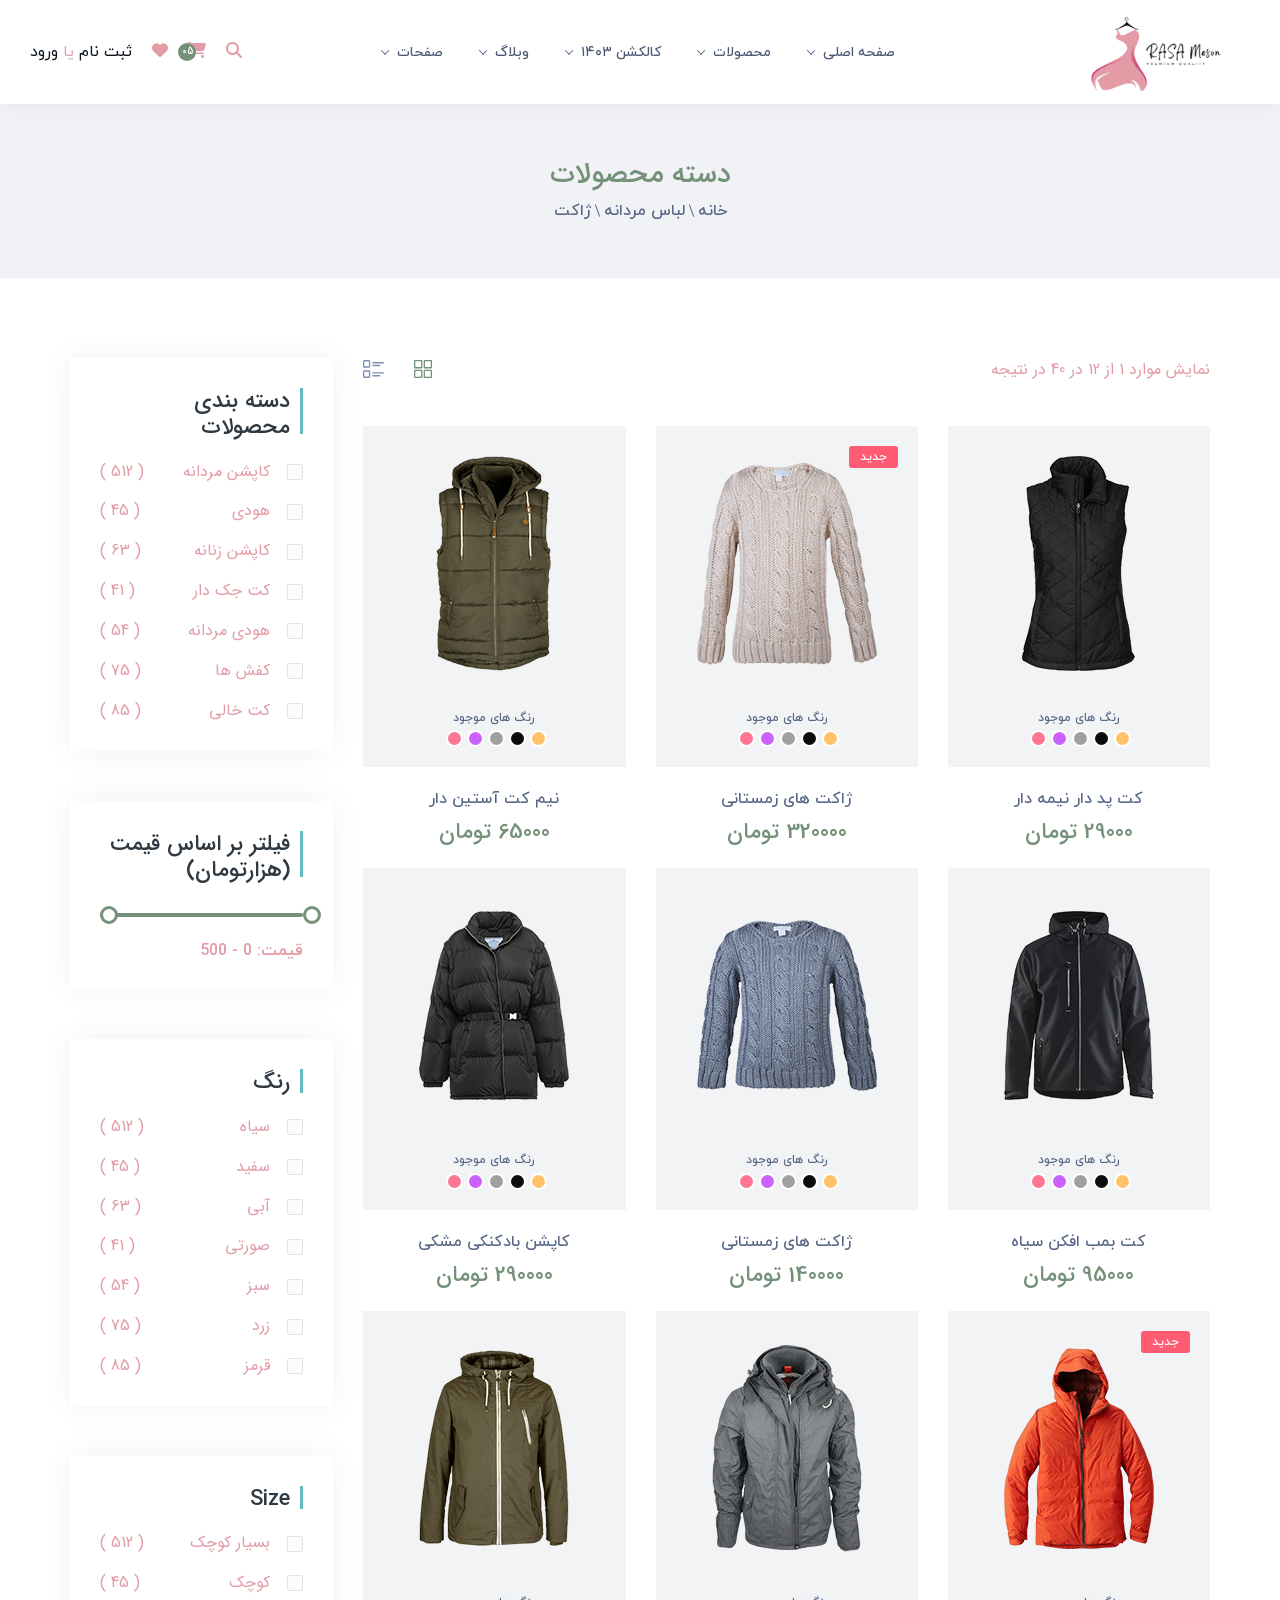
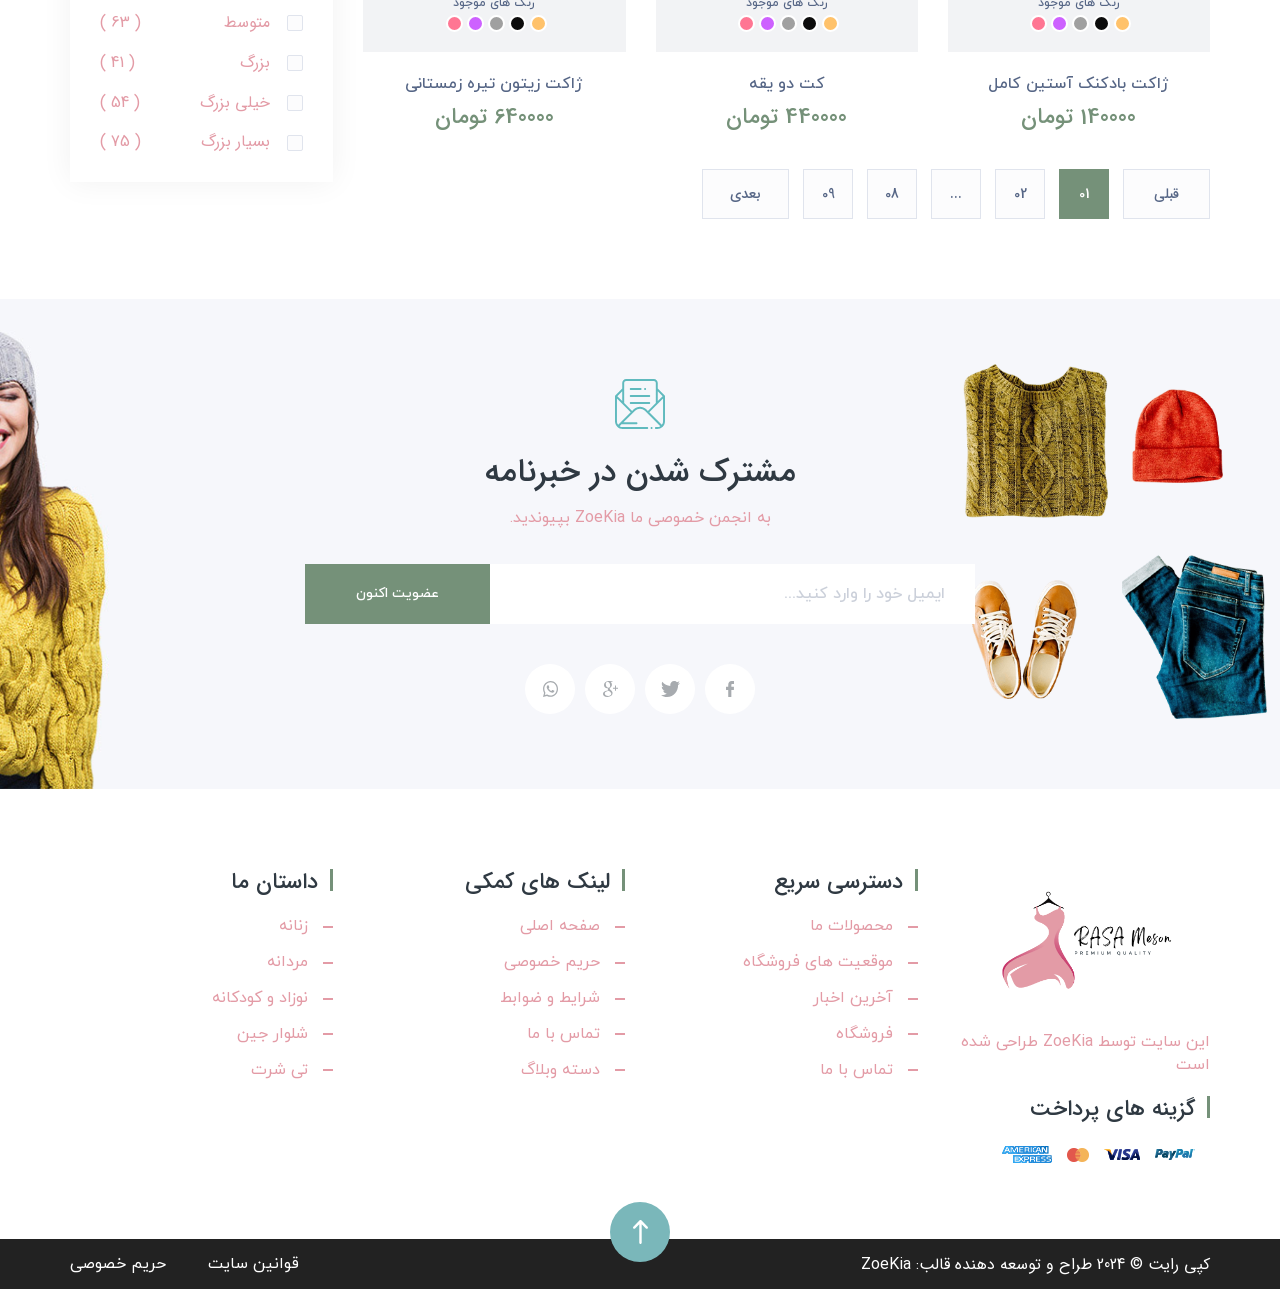
<file: product_category_sidebar.html>
<!doctype html>
<!--[if IE 8]> <html lang="en" class="ie8 no-js"> <![endif]-->
<!--[if IE 9]> <html lang="en" class="ie9 no-js"> <![endif]-->
<!--[if !IE]><!-->
<html lang="en">
<!--<![endif]-->
<!-- Begin Head -->
  
<head>
    <meta charset="utf-8">
    <meta name="viewport" content="width=device-width, initial-scale=1, shrink-to-fit=no">
    <link rel="stylesheet" href="assets/css/bootstrap.min.css" >
    <link rel="stylesheet" href="assets/css/nice-select.css" >
    <link rel="stylesheet" href="assets/css/font.css" >
    <link rel="stylesheet" href="assets/css/swiper-bundle.min.css" >
    <link rel="stylesheet" href="assets/css/comman.css" >
    <link rel="stylesheet" href="https://cdnjs.cloudflare.com/ajax/libs/font-awesome/6.5.1/css/all.min.css" />
    <link rel="stylesheet" href="assets/css/style.css" >
    <!-- Favicon Link -->
    <link rel="shortcut icon" type="image/png" href="assets/img/logo/RASA-logo-copy.png">
    <title> Meson Rasa </title>
</head>
<body>
<!-- main-wrapper start -->
<div class="main-wrapper">
<!-- Preloader Box -->
<div class="preloader-wrapper preloader-active preloader-open">
    <div class="preloader-holder">
        <div class="preloader d-flex justify-content-center align-items-center h-100">
            <span></span>
            <span></span>
            <span></span>
        </div>
    </div>
</div>
    <!-- Search Box -->
<div class="search-main-wrap">
    <div class="search-inner">
        <a href="javascript:void(0);" class="c-search-close">
            <svg viewBox="0 0 413.348 413.348" xmlns="http://www.w3.org/2000/svg"><path d="m413.348 24.354-24.354-24.354-182.32 182.32-182.32-182.32-24.354 24.354 182.32 182.32-182.32 182.32 24.354 24.354 182.32-182.32 182.32 182.32 24.354-24.354-182.32-182.32z"/></svg>
        </a>
        <div class="search-box">
            <form>
                <input type="text" placeholder="جستجو کنید ..."/>
                <button type="submit">
                    <svg xmlns:xlink="http://www.w3.org/1999/xlink" width="17px" height="17px"><path fill-rule="evenodd" fill="rgb(255, 255, 255)" d="M16.337,15.218 C15.846,14.710 15.347,14.210 14.848,13.711 L12.326,11.190 C14.647,7.813 13.433,3.788 10.926,1.947 C8.249,-0.020 4.631,0.233 2.322,2.546 C0.010,4.862 -0.267,8.510 1.664,11.217 C2.621,12.558 4.223,13.526 5.949,13.805 C7.163,14.001 8.993,13.951 10.900,12.633 L10.981,12.724 C11.161,12.925 11.344,13.131 11.537,13.326 C12.605,14.410 13.674,15.490 14.755,16.559 C14.969,16.769 15.226,16.921 15.462,16.974 C15.534,16.991 15.604,16.999 15.674,16.999 C16.017,16.999 16.324,16.804 16.522,16.452 C16.757,16.034 16.690,15.583 16.337,15.218 ZM10.177,4.051 C11.029,4.910 11.496,6.055 11.495,7.273 C11.493,8.489 11.019,9.630 10.162,10.488 C9.308,11.344 8.173,11.815 6.967,11.815 C6.964,11.815 6.961,11.815 6.958,11.815 C5.751,11.813 4.610,11.331 3.748,10.457 C2.891,9.590 2.425,8.452 2.436,7.255 C2.457,4.709 4.449,2.717 6.972,2.717 C6.974,2.717 6.977,2.717 6.979,2.717 C8.189,2.718 9.325,3.192 10.177,4.051 Z"/></svg>
                </button>
            </form>
        </div>
    </div>
</div>
<!-- Header Start -->
<div class="header-main-wrapper header-style1">
    <div class="header-sticky-wrapper">
        <div class="hs-left">
            <div class="hs-left-logo">
                <a href="index.html"><img src="assets/img/logo/RASA-logo-copy.png" alt="logo" class="img-fluid" width="200"></a>
            </div>
        </div>
        <div class="hs-medium custom-scroll">
            <div class="nav-items main-menu-wraper">
                <ul class="menu-list d-xl-flex">
                    <li class="position-relative">
                        <a href="index.html" class="hs-mobile-logo">
                             <img src="assets/img/logo/RASA-logo-copy.png" alt="logo" class="img-fluid">
                        </a>
                        <p class="menu-btn c-toggle-btn sidebar-toggle">
                            <span></span>
                            <span></span>
                            <span></span>
                         </p>
                    </li>
                    <li class="position-relative main">
                        <a href="javascript:void(0);"> صفحه اصلی </a>
                    </li>
                    <li class="position-relative">
                        <a href="javascript:void(0);"> محصولات </a>
                        <div class="drop-menu normal-menu ">
                            <ul class="sub-menu">
                                <li >
                                    <a href="javascript:void(0);"> مجلسی</a>
                                        <ul class="sub-menu">
                                            <li ><a href="product_category.html">کت و شلوار مجلسی</a></li>
                                            <li><a href="product_category.html">لباس مجلسی</a></li>
                                            <li><a href="product_category.html">مانتو</a></li>
                                        </ul>
                                </li>
                            </ul>
                        </div>
                    </li>
                    <li class="position-relative">
                        <a href="javascript:void(0);"> کالکشن ۱۴۰۳ </a>
                        <div class="drop-menu normal-menu ">
                            <ul class="sub-menu">
                                <li>
                                    <a href="javascript:void(0);">اسپرت</a>
                                        <ul class="sub-menu">
                                            <li ><a href="product_category.html">تی شرت </a></li>
                                            <li><a href="product_category.html">پیراهن </a></li>
                                            <li><a href="product_category.html">شلوار </a></li>
                                            <li><a href="product_category.html">ژاکت </a></li>
                                            <li><a href="product_category.html">کت </a></li>                                        </ul>
                                </li>
                            </ul>
                        </div>
                    </li>
                    <li class="position-relative">
                        <a href="javascript:void(0);">وبلاگ </a>
                        <div class="drop-menu normal-menu">
                            <ul class="sub-menu">
                                <li><a href="blog_category.html">دسته بندی وبلاگ </a> </li>                                    
                                <li><a href="blog_single.html">تک نوشته </a> </li>                              
                            </ul>
                        </div>
                    </li>
                    <li class="position-relative">
                        <a href="javascript:void(0);">صفحات </a>
                        <div class="drop-menu normal-menu">
                            <ul class="sub-menu">
                                <li><a href="product_category_sidebar.html">فروشگاه </a> </li>                                    
                                <li><a href="cart.html">سبد خرید </a> </li>                                    
                                <li><a href="product_category.html">محصولات </a> </li>                                    
                                <li><a href="contact.html">تماس با ما </a> </li>                                 
                            </ul>
                        </div>
                    </li>
                </ul>
            </div>
        </div>
        <div class="hs-right">
            <div class="hs-search-cart ">
                <ul class="hs-search-cart-list">
                    <li>
                        <a href="javascript:void(0);" class="hs-search-btn c-search-btn">
                            <i class="fa-solid fa-magnifying-glass"></i>
                        </a>
                    </li>
                    <li class="hs-cart-box cmn-cart-tgl">
                        <a href="javascript:void(0);">
                            <div class="hs-cartbox-inner">
                                <i class="fa-solid fa-cart-shopping"></i>
                                <span class="hs-cart-circle">05</span>
                            </div>                                 
                            <span class="hs-cart-value"></span>
                        </a>
                    </li>
                    <li>
                        <a href="javascript:void(0);" class="menu-btn c-toggle-btn">
                            <span></span>
                            <span></span>
                            <span></span>
                        </a>
                    </li>
                    <li><a href="wishlist.html"><i class="fa-solid fa-heart"></i></a></li>
                    <li id="reg-or-log">
                        <a href="javascript:void(0);" data-toggle="modal" data-target="#register">ثبت نام </a> یا
                        <a href="javascript:void(0);" data-toggle="modal" data-target="#login">ورود </a>
                    </li>
                </ul>
            </div>
        </div>
        
    </div> 
    <div class="bg-overlay sidebar-overlay c-toggle-btn"></div>
</div> 
<!-- Breadcumbs start -->
<div class="e-breadcumb-wrap text-center">
    <h2 class="e-breadcumb-title">دسته محصولات </h2>
    <ul class="e-breadcumb-kist">
        <li>
            <a href="index.html">خانه </a>
        </li>
        <li>
            <a href="javascript:void(0);">لباس مردانه </a>
        </li>
        <li>
            <a href="javascript:void(0);">ژاکت </a>
        </li>
    </ul>
</div>
<!-- Product Category start -->
<section class="e-procategory-wrap e-procategory-sidebar">
    <div class="container">
        <div class="row">
            <div class="col-xl-9 col-lg-12 col-sm-12">
                <div class="e-filter-bar">
                    <div class="e-filter-leftbar">
                        <p class="e-filter-items">نمایش موارد 1 از 12 در 40 در نتیجه</p>
                    </div>
                    <div class="e-filter-rightbar">
                        <ul class="e-filter-list">
                            <li class="Category-grid-btn">
                                <a href="javascript:void(0);" class="active">
                                    <svg xmlns:xlink="http://www.w3.org/1999/xlink" width="19px" height="19px"><path fill-rule="evenodd" fill="rgb(125, 143, 179)" d="M18.029,17.226 C18.028,17.803 17.804,18.028 17.230,18.029 C14.980,18.031 12.731,18.031 10.481,18.029 C9.904,18.029 9.676,17.805 9.676,17.231 C9.673,14.981 9.674,12.731 9.676,10.481 C9.676,9.907 9.906,9.676 10.478,9.675 C12.728,9.673 14.977,9.673 17.227,9.675 C17.804,9.676 18.028,9.902 18.029,10.477 C18.031,11.602 18.030,12.727 18.030,13.852 C18.030,14.976 18.031,16.101 18.029,17.226 ZM16.725,10.991 C14.786,10.991 12.894,10.991 10.988,10.991 C10.988,12.911 10.988,14.802 10.988,16.708 C12.917,16.708 14.818,16.708 16.725,16.708 C16.725,14.790 16.725,12.908 16.725,10.991 ZM17.227,8.386 C16.088,8.389 14.950,8.387 13.811,8.387 C12.700,8.387 11.588,8.389 10.477,8.386 C9.900,8.384 9.676,8.161 9.676,7.582 C9.673,5.332 9.673,3.083 9.676,0.833 C9.676,0.261 9.909,0.031 10.481,0.030 C12.731,0.029 14.981,0.029 17.231,0.030 C17.802,0.031 18.029,0.260 18.029,0.835 C18.031,3.085 18.031,5.335 18.029,7.585 C18.029,8.160 17.804,8.385 17.227,8.386 ZM16.710,1.347 C14.785,1.347 12.893,1.347 10.982,1.347 C10.982,3.257 10.982,5.138 10.982,7.063 C12.918,7.063 14.818,7.063 16.710,7.063 C16.710,5.135 16.710,3.244 16.710,1.347 ZM7.558,8.386 C6.433,8.389 5.308,8.387 4.183,8.387 C3.071,8.387 1.959,8.389 0.848,8.386 C0.250,8.385 0.030,8.162 0.030,7.558 C0.029,5.321 0.029,3.085 0.030,0.848 C0.031,0.256 0.260,0.030 0.860,0.030 C3.096,0.029 5.333,0.029 7.570,0.030 C8.164,0.030 8.386,0.255 8.386,0.859 C8.388,3.095 8.388,5.332 8.386,7.569 C8.386,8.168 8.164,8.385 7.558,8.386 ZM7.060,1.355 C5.127,1.355 3.234,1.355 1.356,1.355 C1.356,3.285 1.356,5.178 1.356,7.076 C3.278,7.076 5.162,7.076 7.060,7.076 C7.060,5.130 7.060,3.237 7.060,1.355 ZM0.836,9.675 C3.086,9.673 5.336,9.673 7.586,9.675 C8.162,9.676 8.386,9.901 8.386,10.480 C8.388,12.730 8.388,14.980 8.386,17.229 C8.385,17.805 8.159,18.028 7.582,18.029 C6.444,18.031 5.306,18.030 4.167,18.030 C3.056,18.030 1.944,18.031 0.833,18.029 C0.262,18.028 0.031,17.798 0.030,17.227 C0.029,14.977 0.029,12.727 0.030,10.477 C0.031,9.910 0.264,9.676 0.836,9.675 ZM1.336,16.706 C3.274,16.706 5.174,16.706 7.064,16.706 C7.064,14.778 7.064,12.887 7.064,10.992 C5.136,10.992 3.246,10.992 1.336,10.992 C1.336,12.904 1.336,14.786 1.336,16.706 Z"/></svg>
                                </a>
                            </li>
                            <li class="Category-list-btn">
                                <a href="javascript:void(0);">
                                    <svg xmlns:xlink="http://www.w3.org/1999/xlink" width="21px" height="18px"><path fill-rule="evenodd" fill="rgb(125, 143, 179)" d="M20.196,3.530 C19.432,3.537 18.668,3.532 17.903,3.532 C16.952,3.533 16.001,3.532 15.049,3.532 C13.427,3.532 11.805,3.533 10.183,3.532 C10.043,3.532 9.896,3.550 9.764,3.513 C9.412,3.413 9.176,3.171 9.213,2.758 C9.247,2.384 9.471,2.157 9.829,2.123 C9.999,2.107 10.172,2.119 10.343,2.119 C13.541,2.119 16.738,2.119 19.935,2.119 C20.029,2.119 20.122,2.117 20.216,2.119 C20.717,2.130 21.005,2.392 21.000,2.830 C20.995,3.246 20.683,3.526 20.196,3.530 ZM10.041,4.762 C12.211,4.758 14.381,4.758 16.551,4.761 C17.084,4.762 17.395,5.036 17.390,5.478 C17.384,5.918 17.072,6.176 16.535,6.177 C15.458,6.179 14.380,6.177 13.303,6.177 C13.303,6.176 13.303,6.175 13.303,6.174 C12.210,6.174 11.117,6.177 10.025,6.173 C9.525,6.171 9.218,5.907 9.207,5.486 C9.197,5.051 9.519,4.762 10.041,4.762 ZM5.797,17.990 C4.362,18.002 2.926,17.970 1.491,18.000 C0.735,18.015 -0.061,17.194 0.004,16.351 C0.063,15.601 0.017,14.841 0.017,14.085 C0.017,13.330 0.014,12.574 0.017,11.818 C0.021,10.937 0.622,10.247 1.449,10.234 C2.900,10.213 4.351,10.213 5.802,10.229 C6.606,10.239 7.220,10.905 7.229,11.774 C7.245,13.335 7.246,14.898 7.233,16.459 C7.226,17.324 6.604,17.984 5.797,17.990 ZM5.924,12.054 C5.926,11.756 5.834,11.633 5.548,11.635 C4.271,11.645 2.994,11.645 1.716,11.636 C1.440,11.634 1.327,11.734 1.329,12.043 C1.339,13.418 1.341,14.793 1.327,16.167 C1.324,16.518 1.471,16.589 1.752,16.583 C2.375,16.570 2.999,16.579 3.622,16.578 C4.260,16.578 4.899,16.570 5.538,16.583 C5.813,16.588 5.927,16.489 5.925,16.178 C5.915,14.803 5.915,13.429 5.924,12.054 ZM5.756,7.763 C4.336,7.776 2.916,7.776 1.496,7.763 C0.621,7.755 0.019,7.074 0.017,6.127 C0.015,4.615 0.014,3.103 0.018,1.592 C0.020,0.675 0.624,0.019 1.487,0.005 C2.204,-0.006 2.922,0.003 3.640,0.003 C4.343,0.002 5.045,-0.005 5.747,0.005 C6.631,0.017 7.223,0.637 7.231,1.581 C7.243,3.109 7.242,4.638 7.231,6.166 C7.225,7.091 6.613,7.754 5.756,7.763 ZM5.494,1.409 C4.245,1.424 2.996,1.426 1.747,1.409 C1.409,1.404 1.318,1.544 1.327,1.883 C1.345,2.555 1.333,3.227 1.333,3.899 C1.333,4.571 1.344,5.244 1.328,5.915 C1.320,6.240 1.423,6.359 1.732,6.356 C2.980,6.342 4.229,6.338 5.478,6.357 C5.839,6.363 5.928,6.214 5.924,5.853 C5.908,4.526 5.908,3.198 5.924,1.871 C5.928,1.516 5.818,1.405 5.494,1.409 ZM10.026,14.994 C12.194,14.989 14.362,14.988 16.530,14.992 C17.083,14.993 17.376,15.246 17.384,15.689 C17.392,16.149 17.086,16.400 16.502,16.402 C15.441,16.406 14.381,16.403 13.320,16.403 C12.228,16.403 11.136,16.407 10.045,16.401 C9.507,16.398 9.195,16.124 9.208,15.687 C9.220,15.269 9.530,14.996 10.026,14.994 ZM15.069,13.585 C13.370,13.585 11.671,13.582 9.972,13.587 C9.598,13.588 9.282,13.421 9.246,13.036 C9.223,12.794 9.417,12.508 9.565,12.280 C9.623,12.190 9.821,12.174 9.955,12.174 C13.384,12.169 16.813,12.167 20.242,12.172 C20.701,12.173 20.994,12.460 21.000,12.867 C21.006,13.299 20.715,13.575 20.213,13.577 C18.498,13.583 16.784,13.579 15.069,13.579 C15.069,13.581 15.069,13.583 15.069,13.585 Z"/></svg>
                                </a>
                            </li>
                        </ul>
                    </div>
                </div>  
                <div class="e-procategory-inner"> 
                    <ul>
                        <li>
                            <div class="e-procategory-box">
                                <div class="procategory-gridbox">
                                    <div class="c-product-box">
                                        <div class="na-top-sec text-center">
                                            <div class="na-imgbox">
                                                <div class="na-mainimg">
                                                    <img src="assets/images/index1/new_arrivals/04.png" alt="product-img" class="img-fluid">
                                                </div>                                        
                                                <div class="na-overlay-img">
                                                    <img src="assets/images/index1/new_arrivals/07.png" alt="product-img" class="img-fluid">
                                                </div>
                                            </div>
                                            <div class="na-color-details">
                                                <h2 class="na-color-title">رنگ های موجود </h2>
                                                <ul class="na-color-skin">
                                                    <li></li>
                                                    <li></li>
                                                    <li></li>
                                                    <li></li>
                                                    <li></li>
                                                </ul>
                                            </div>
                                            <ul class="na-hover-content na-vartical-hover">
                                                <li><a href="wishlist.html"><span><svg xmlns:xlink="http://www.w3.org/1999/xlink" width="16px" height="15px"><path fill-rule="evenodd" fill="rgb(242, 243, 245)" d="M14.692,1.994 C13.881,1.077 12.769,0.571 11.560,0.571 C10.652,0.571 9.819,0.871 9.087,1.461 C8.846,1.656 8.618,1.882 8.406,2.135 C8.198,1.884 7.968,1.658 7.725,1.461 C6.994,0.871 6.161,0.571 5.253,0.571 C4.044,0.571 2.932,1.077 2.121,1.994 C1.329,2.891 0.892,4.113 0.892,5.433 C0.892,6.786 1.368,8.018 2.392,9.308 C3.276,10.421 4.528,11.534 5.988,12.834 C6.452,13.246 7.027,13.759 7.610,14.290 C7.830,14.491 8.113,14.602 8.406,14.602 C8.700,14.602 8.983,14.491 9.202,14.290 C9.788,13.756 10.364,13.244 10.828,12.831 C12.279,11.540 13.532,10.426 14.420,9.308 C15.444,8.018 15.921,6.787 15.921,5.433 C15.921,4.113 15.484,2.891 14.692,1.994 ZM5.253,2.201 C5.803,2.201 6.310,2.385 6.760,2.747 C7.173,3.082 7.464,3.509 7.636,3.809 C7.799,4.094 8.087,4.264 8.406,4.264 C8.725,4.264 9.014,4.094 9.177,3.809 C9.348,3.510 9.638,3.083 10.053,2.747 C10.502,2.385 11.009,2.201 11.560,2.201 C12.322,2.201 13.023,2.518 13.532,3.095 C14.059,3.691 14.348,4.521 14.348,5.433 C14.348,6.401 13.996,7.277 13.207,8.272 C12.410,9.275 11.207,10.345 9.804,11.594 L9.776,11.619 C9.401,11.952 8.914,12.386 8.405,12.845 C7.915,12.400 7.445,11.982 7.005,11.591 C5.610,10.349 4.405,9.277 3.606,8.272 C2.817,7.277 2.464,6.401 2.464,5.433 C2.464,4.521 2.754,3.691 3.281,3.095 C3.790,2.518 4.490,2.201 5.253,2.201 Z"/></svg></span></a></li>
                                                <li><a href="cart.html"><span><svg xmlns:xlink="http://www.w3.org/1999/xlink" width="16px" height="17px"><path fill-rule="evenodd" fill="rgb(255, 255, 255)" d="M15.021,2.851 C14.062,4.907 13.088,6.956 12.135,9.016 C11.930,9.458 11.634,9.640 11.181,9.638 C9.373,9.629 7.565,9.635 5.757,9.637 C5.596,9.637 5.434,9.629 5.275,9.650 C4.902,9.700 4.643,10.009 4.629,10.400 C4.615,10.804 4.874,11.151 5.255,11.214 C5.412,11.241 5.575,11.236 5.735,11.236 C8.012,11.238 10.289,11.237 12.566,11.238 C13.280,11.238 13.632,11.507 13.625,12.038 C13.617,12.573 13.269,12.832 12.558,12.832 C11.379,12.832 10.200,12.832 9.022,12.832 C9.022,12.832 9.022,12.831 9.022,12.831 C7.843,12.831 6.664,12.832 5.486,12.830 C4.381,12.829 3.531,12.194 3.224,11.143 C2.919,10.097 3.284,9.038 4.194,8.393 C4.374,8.265 4.406,8.164 4.343,7.947 C3.774,5.956 3.213,3.963 2.663,1.967 C2.594,1.713 2.490,1.621 2.246,1.631 C1.818,1.650 1.389,1.648 0.961,1.638 C0.441,1.626 0.115,1.295 0.126,0.812 C0.136,0.345 0.452,0.043 0.961,0.036 C1.631,0.028 2.301,0.028 2.970,0.035 C3.519,0.041 3.740,0.225 3.899,0.784 C4.142,1.636 4.142,1.637 4.990,1.637 C7.990,1.636 10.990,1.635 13.991,1.634 C14.124,1.634 14.259,1.631 14.392,1.645 C15.007,1.711 15.298,2.256 15.021,2.851 ZM4.588,3.243 C5.025,4.809 5.443,6.326 5.885,7.835 C5.914,7.933 6.128,8.024 6.256,8.025 C7.690,8.038 9.123,8.024 10.557,8.040 C10.825,8.043 10.960,7.952 11.076,7.699 C11.687,6.366 12.316,5.043 12.937,3.715 C13.004,3.571 13.063,3.422 13.140,3.243 C10.265,3.243 7.454,3.243 4.588,3.243 ZM6.878,14.440 C7.286,14.442 7.619,14.795 7.621,15.226 C7.622,15.658 7.295,16.018 6.891,16.029 C6.458,16.041 6.129,15.689 6.136,15.221 C6.142,14.771 6.458,14.438 6.878,14.440 ZM11.374,14.437 C11.778,14.438 12.117,14.792 12.123,15.222 C12.130,15.668 11.777,16.040 11.357,16.029 C10.943,16.018 10.631,15.670 10.634,15.223 C10.636,14.779 10.959,14.436 11.374,14.437 Z"/></svg></span></a></li>
                                                <li><a href="product_details.html"><span><svg xmlns:xlink="http://www.w3.org/1999/xlink" width="15px" height="16px"><path fill-rule="evenodd" fill="rgb(255, 255, 255)" d="M14.100,13.964 C13.679,13.500 13.249,13.043 12.820,12.586 L10.652,10.282 C12.647,7.194 11.603,3.514 9.448,1.831 C7.146,0.033 4.034,0.263 2.049,2.378 C0.061,4.497 -0.177,7.831 1.484,10.306 C2.306,11.533 3.683,12.418 5.168,12.673 C6.212,12.851 7.786,12.806 9.425,11.601 L9.495,11.684 C9.649,11.868 9.807,12.056 9.973,12.235 C10.891,13.225 11.810,14.213 12.740,15.191 C12.924,15.383 13.145,15.522 13.348,15.571 C13.410,15.585 13.470,15.593 13.530,15.593 C13.825,15.593 14.089,15.415 14.259,15.093 C14.462,14.710 14.404,14.298 14.100,13.964 ZM8.803,3.755 C9.536,4.540 9.938,5.586 9.936,6.701 C9.935,7.812 9.528,8.855 8.791,9.640 C8.056,10.422 7.080,10.853 6.043,10.853 C6.041,10.853 6.038,10.853 6.036,10.853 C4.997,10.851 4.017,10.410 3.275,9.611 C2.539,8.819 2.138,7.779 2.147,6.684 C2.165,4.356 3.878,2.535 6.048,2.535 C6.049,2.535 6.052,2.535 6.053,2.535 C7.094,2.536 8.071,2.969 8.803,3.755 Z"/></svg></span></a></li>
                                            </ul>
    
                                        </div>
                                        <div class="na-top-heading text-center">
                                            <a href="product_details.html" class="na-name">کت پد دار نیمه دار</a>
                                            <h2 class="na-price">29000 تومان</h2>
                                        </div>
                                    </div>  
                                </div>
                                <div class="procategory-listbox">
                                    <div class="pc-top-heading ">
                                        <a href="product_details.html" class="na-name">کت پد دار نیمه دار</a>
                                        <h2 class="na-price">29000 تومان</h2>
                                        <p class="procategory-des">  طراحان گرافیک است. چاپگرها و متون بلکه روزنامه و مجله در ستون و سطرآنچنان که لازم است و برای شرایط فعلی تکنولوژی مورد نیاز و کاربردی است. </p>
                                        <div class="pc-color-details">
                                            <h2 class="na-color-title">رنگ های موجود </h2>
                                            <ul class="na-color-skin">
                                                <li></li>
                                                <li></li>
                                                <li></li>
                                                <li></li>
                                                <li></li>
                                            </ul>
                                        </div>
                                    </div>
                                </div>
                            </div>
                        </li>
                        <li>
                            <div class="e-procategory-box">
                                <div class="procategory-gridbox">
                                    <div class="c-product-box">
                                        <div class="na-top-sec text-center">
                                            <div class="na-imgbox">
                                                <div class="na-mainimg">
                                                    <img src="assets/images/index1/new_arrivals/05.png" alt="product-img" class="img-fluid">
                                                </div>                                        
                                                <div class="na-overlay-img">
                                                    <img src="assets/images/index1/new_arrivals/08.png" alt="product-img" class="img-fluid">
                                                </div>
                                            </div>
                                            <div class="na-color-details">
                                                <h2 class="na-color-title">رنگ های موجود </h2>
                                                <ul class="na-color-skin">
                                                    <li></li>
                                                    <li></li>
                                                    <li></li>
                                                    <li></li>
                                                    <li></li>
                                                </ul>
                                            </div>
                                            <ul class="na-hover-content na-vartical-hover">
                                                <li><a href="wishlist.html"><span><svg xmlns:xlink="http://www.w3.org/1999/xlink" width="16px" height="15px"><path fill-rule="evenodd" fill="rgb(242, 243, 245)" d="M14.692,1.994 C13.881,1.077 12.769,0.571 11.560,0.571 C10.652,0.571 9.819,0.871 9.087,1.461 C8.846,1.656 8.618,1.882 8.406,2.135 C8.198,1.884 7.968,1.658 7.725,1.461 C6.994,0.871 6.161,0.571 5.253,0.571 C4.044,0.571 2.932,1.077 2.121,1.994 C1.329,2.891 0.892,4.113 0.892,5.433 C0.892,6.786 1.368,8.018 2.392,9.308 C3.276,10.421 4.528,11.534 5.988,12.834 C6.452,13.246 7.027,13.759 7.610,14.290 C7.830,14.491 8.113,14.602 8.406,14.602 C8.700,14.602 8.983,14.491 9.202,14.290 C9.788,13.756 10.364,13.244 10.828,12.831 C12.279,11.540 13.532,10.426 14.420,9.308 C15.444,8.018 15.921,6.787 15.921,5.433 C15.921,4.113 15.484,2.891 14.692,1.994 ZM5.253,2.201 C5.803,2.201 6.310,2.385 6.760,2.747 C7.173,3.082 7.464,3.509 7.636,3.809 C7.799,4.094 8.087,4.264 8.406,4.264 C8.725,4.264 9.014,4.094 9.177,3.809 C9.348,3.510 9.638,3.083 10.053,2.747 C10.502,2.385 11.009,2.201 11.560,2.201 C12.322,2.201 13.023,2.518 13.532,3.095 C14.059,3.691 14.348,4.521 14.348,5.433 C14.348,6.401 13.996,7.277 13.207,8.272 C12.410,9.275 11.207,10.345 9.804,11.594 L9.776,11.619 C9.401,11.952 8.914,12.386 8.405,12.845 C7.915,12.400 7.445,11.982 7.005,11.591 C5.610,10.349 4.405,9.277 3.606,8.272 C2.817,7.277 2.464,6.401 2.464,5.433 C2.464,4.521 2.754,3.691 3.281,3.095 C3.790,2.518 4.490,2.201 5.253,2.201 Z"/></svg></span></a></li>
                                                <li><a href="cart.html"><span><svg xmlns:xlink="http://www.w3.org/1999/xlink" width="16px" height="17px"><path fill-rule="evenodd" fill="rgb(255, 255, 255)" d="M15.021,2.851 C14.062,4.907 13.088,6.956 12.135,9.016 C11.930,9.458 11.634,9.640 11.181,9.638 C9.373,9.629 7.565,9.635 5.757,9.637 C5.596,9.637 5.434,9.629 5.275,9.650 C4.902,9.700 4.643,10.009 4.629,10.400 C4.615,10.804 4.874,11.151 5.255,11.214 C5.412,11.241 5.575,11.236 5.735,11.236 C8.012,11.238 10.289,11.237 12.566,11.238 C13.280,11.238 13.632,11.507 13.625,12.038 C13.617,12.573 13.269,12.832 12.558,12.832 C11.379,12.832 10.200,12.832 9.022,12.832 C9.022,12.832 9.022,12.831 9.022,12.831 C7.843,12.831 6.664,12.832 5.486,12.830 C4.381,12.829 3.531,12.194 3.224,11.143 C2.919,10.097 3.284,9.038 4.194,8.393 C4.374,8.265 4.406,8.164 4.343,7.947 C3.774,5.956 3.213,3.963 2.663,1.967 C2.594,1.713 2.490,1.621 2.246,1.631 C1.818,1.650 1.389,1.648 0.961,1.638 C0.441,1.626 0.115,1.295 0.126,0.812 C0.136,0.345 0.452,0.043 0.961,0.036 C1.631,0.028 2.301,0.028 2.970,0.035 C3.519,0.041 3.740,0.225 3.899,0.784 C4.142,1.636 4.142,1.637 4.990,1.637 C7.990,1.636 10.990,1.635 13.991,1.634 C14.124,1.634 14.259,1.631 14.392,1.645 C15.007,1.711 15.298,2.256 15.021,2.851 ZM4.588,3.243 C5.025,4.809 5.443,6.326 5.885,7.835 C5.914,7.933 6.128,8.024 6.256,8.025 C7.690,8.038 9.123,8.024 10.557,8.040 C10.825,8.043 10.960,7.952 11.076,7.699 C11.687,6.366 12.316,5.043 12.937,3.715 C13.004,3.571 13.063,3.422 13.140,3.243 C10.265,3.243 7.454,3.243 4.588,3.243 ZM6.878,14.440 C7.286,14.442 7.619,14.795 7.621,15.226 C7.622,15.658 7.295,16.018 6.891,16.029 C6.458,16.041 6.129,15.689 6.136,15.221 C6.142,14.771 6.458,14.438 6.878,14.440 ZM11.374,14.437 C11.778,14.438 12.117,14.792 12.123,15.222 C12.130,15.668 11.777,16.040 11.357,16.029 C10.943,16.018 10.631,15.670 10.634,15.223 C10.636,14.779 10.959,14.436 11.374,14.437 Z"/></svg></span></a></li>
                                                <li><a href="product_details.html"><span><svg xmlns:xlink="http://www.w3.org/1999/xlink" width="15px" height="16px"><path fill-rule="evenodd" fill="rgb(255, 255, 255)" d="M14.100,13.964 C13.679,13.500 13.249,13.043 12.820,12.586 L10.652,10.282 C12.647,7.194 11.603,3.514 9.448,1.831 C7.146,0.033 4.034,0.263 2.049,2.378 C0.061,4.497 -0.177,7.831 1.484,10.306 C2.306,11.533 3.683,12.418 5.168,12.673 C6.212,12.851 7.786,12.806 9.425,11.601 L9.495,11.684 C9.649,11.868 9.807,12.056 9.973,12.235 C10.891,13.225 11.810,14.213 12.740,15.191 C12.924,15.383 13.145,15.522 13.348,15.571 C13.410,15.585 13.470,15.593 13.530,15.593 C13.825,15.593 14.089,15.415 14.259,15.093 C14.462,14.710 14.404,14.298 14.100,13.964 ZM8.803,3.755 C9.536,4.540 9.938,5.586 9.936,6.701 C9.935,7.812 9.528,8.855 8.791,9.640 C8.056,10.422 7.080,10.853 6.043,10.853 C6.041,10.853 6.038,10.853 6.036,10.853 C4.997,10.851 4.017,10.410 3.275,9.611 C2.539,8.819 2.138,7.779 2.147,6.684 C2.165,4.356 3.878,2.535 6.048,2.535 C6.049,2.535 6.052,2.535 6.053,2.535 C7.094,2.536 8.071,2.969 8.803,3.755 Z"/></svg></span></a></li>                                           
                                            </ul>
                                            <span class="new-tag">جدید </span>
                                        </div>
                                        <div class="na-top-heading text-center">
                                            <a href="product_details.html" class="na-name">ژاکت های زمستانی</a>
                                            <h2 class="na-price">320000 تومان</h2>
                                        </div>
                                    </div>  
                                </div>
                                <div class="procategory-listbox">
                                    <div class="pc-top-heading ">
                                        <a href="product_details.html" class="na-name">ژاکت های زمستانی</a>
                                        <h2 class="na-price">320000 تومان</h2>
                                        <p class="procategory-des">  طراحان گرافیک است. چاپگرها و متون بلکه روزنامه و مجله در ستون و سطرآنچنان که لازم است و برای شرایط فعلی تکنولوژی مورد نیاز و کاربردی است. </p>
                                        <div class="pc-color-details">
                                            <h2 class="na-color-title">رنگ های موجود </h2>
                                            <ul class="na-color-skin">
                                                <li></li>
                                                <li></li>
                                                <li></li>
                                                <li></li>
                                                <li></li>
                                            </ul>
                                        </div>
                                    </div>
                                </div>
                            </div>
                        </li>
                        <li>
                            <div class="e-procategory-box">
                                <div class="procategory-gridbox">
                                    <div class="c-product-box">
                                        <div class="na-top-sec text-center">
                                            <div class="na-imgbox">
                                                <div class="na-mainimg">
                                                    <img src="assets/images/index1/new_arrivals/06.png" alt="product-img" class="img-fluid">
                                                </div>                                        
                                                <div class="na-overlay-img">
                                                    <img src="assets/images/index1/new_arrivals/12.png" alt="product-img" class="img-fluid">
                                                </div>
                                            </div>
                                            <div class="na-color-details">
                                                <h2 class="na-color-title">رنگ های موجود </h2>
                                                <ul class="na-color-skin">
                                                    <li></li>
                                                    <li></li>
                                                    <li></li>
                                                    <li></li>
                                                    <li></li>
                                                </ul>
                                            </div>
                                            <ul class="na-hover-content na-vartical-hover">
                                                <li><a href="wishlist.html"><span><svg xmlns:xlink="http://www.w3.org/1999/xlink" width="16px" height="15px"><path fill-rule="evenodd" fill="rgb(242, 243, 245)" d="M14.692,1.994 C13.881,1.077 12.769,0.571 11.560,0.571 C10.652,0.571 9.819,0.871 9.087,1.461 C8.846,1.656 8.618,1.882 8.406,2.135 C8.198,1.884 7.968,1.658 7.725,1.461 C6.994,0.871 6.161,0.571 5.253,0.571 C4.044,0.571 2.932,1.077 2.121,1.994 C1.329,2.891 0.892,4.113 0.892,5.433 C0.892,6.786 1.368,8.018 2.392,9.308 C3.276,10.421 4.528,11.534 5.988,12.834 C6.452,13.246 7.027,13.759 7.610,14.290 C7.830,14.491 8.113,14.602 8.406,14.602 C8.700,14.602 8.983,14.491 9.202,14.290 C9.788,13.756 10.364,13.244 10.828,12.831 C12.279,11.540 13.532,10.426 14.420,9.308 C15.444,8.018 15.921,6.787 15.921,5.433 C15.921,4.113 15.484,2.891 14.692,1.994 ZM5.253,2.201 C5.803,2.201 6.310,2.385 6.760,2.747 C7.173,3.082 7.464,3.509 7.636,3.809 C7.799,4.094 8.087,4.264 8.406,4.264 C8.725,4.264 9.014,4.094 9.177,3.809 C9.348,3.510 9.638,3.083 10.053,2.747 C10.502,2.385 11.009,2.201 11.560,2.201 C12.322,2.201 13.023,2.518 13.532,3.095 C14.059,3.691 14.348,4.521 14.348,5.433 C14.348,6.401 13.996,7.277 13.207,8.272 C12.410,9.275 11.207,10.345 9.804,11.594 L9.776,11.619 C9.401,11.952 8.914,12.386 8.405,12.845 C7.915,12.400 7.445,11.982 7.005,11.591 C5.610,10.349 4.405,9.277 3.606,8.272 C2.817,7.277 2.464,6.401 2.464,5.433 C2.464,4.521 2.754,3.691 3.281,3.095 C3.790,2.518 4.490,2.201 5.253,2.201 Z"/></svg></span></a></li>
                                                <li><a href="cart.html"><span><svg xmlns:xlink="http://www.w3.org/1999/xlink" width="16px" height="17px"><path fill-rule="evenodd" fill="rgb(255, 255, 255)" d="M15.021,2.851 C14.062,4.907 13.088,6.956 12.135,9.016 C11.930,9.458 11.634,9.640 11.181,9.638 C9.373,9.629 7.565,9.635 5.757,9.637 C5.596,9.637 5.434,9.629 5.275,9.650 C4.902,9.700 4.643,10.009 4.629,10.400 C4.615,10.804 4.874,11.151 5.255,11.214 C5.412,11.241 5.575,11.236 5.735,11.236 C8.012,11.238 10.289,11.237 12.566,11.238 C13.280,11.238 13.632,11.507 13.625,12.038 C13.617,12.573 13.269,12.832 12.558,12.832 C11.379,12.832 10.200,12.832 9.022,12.832 C9.022,12.832 9.022,12.831 9.022,12.831 C7.843,12.831 6.664,12.832 5.486,12.830 C4.381,12.829 3.531,12.194 3.224,11.143 C2.919,10.097 3.284,9.038 4.194,8.393 C4.374,8.265 4.406,8.164 4.343,7.947 C3.774,5.956 3.213,3.963 2.663,1.967 C2.594,1.713 2.490,1.621 2.246,1.631 C1.818,1.650 1.389,1.648 0.961,1.638 C0.441,1.626 0.115,1.295 0.126,0.812 C0.136,0.345 0.452,0.043 0.961,0.036 C1.631,0.028 2.301,0.028 2.970,0.035 C3.519,0.041 3.740,0.225 3.899,0.784 C4.142,1.636 4.142,1.637 4.990,1.637 C7.990,1.636 10.990,1.635 13.991,1.634 C14.124,1.634 14.259,1.631 14.392,1.645 C15.007,1.711 15.298,2.256 15.021,2.851 ZM4.588,3.243 C5.025,4.809 5.443,6.326 5.885,7.835 C5.914,7.933 6.128,8.024 6.256,8.025 C7.690,8.038 9.123,8.024 10.557,8.040 C10.825,8.043 10.960,7.952 11.076,7.699 C11.687,6.366 12.316,5.043 12.937,3.715 C13.004,3.571 13.063,3.422 13.140,3.243 C10.265,3.243 7.454,3.243 4.588,3.243 ZM6.878,14.440 C7.286,14.442 7.619,14.795 7.621,15.226 C7.622,15.658 7.295,16.018 6.891,16.029 C6.458,16.041 6.129,15.689 6.136,15.221 C6.142,14.771 6.458,14.438 6.878,14.440 ZM11.374,14.437 C11.778,14.438 12.117,14.792 12.123,15.222 C12.130,15.668 11.777,16.040 11.357,16.029 C10.943,16.018 10.631,15.670 10.634,15.223 C10.636,14.779 10.959,14.436 11.374,14.437 Z"/></svg></span></a></li>
                                                <li><a href="product_details.html"><span><svg xmlns:xlink="http://www.w3.org/1999/xlink" width="15px" height="16px"><path fill-rule="evenodd" fill="rgb(255, 255, 255)" d="M14.100,13.964 C13.679,13.500 13.249,13.043 12.820,12.586 L10.652,10.282 C12.647,7.194 11.603,3.514 9.448,1.831 C7.146,0.033 4.034,0.263 2.049,2.378 C0.061,4.497 -0.177,7.831 1.484,10.306 C2.306,11.533 3.683,12.418 5.168,12.673 C6.212,12.851 7.786,12.806 9.425,11.601 L9.495,11.684 C9.649,11.868 9.807,12.056 9.973,12.235 C10.891,13.225 11.810,14.213 12.740,15.191 C12.924,15.383 13.145,15.522 13.348,15.571 C13.410,15.585 13.470,15.593 13.530,15.593 C13.825,15.593 14.089,15.415 14.259,15.093 C14.462,14.710 14.404,14.298 14.100,13.964 ZM8.803,3.755 C9.536,4.540 9.938,5.586 9.936,6.701 C9.935,7.812 9.528,8.855 8.791,9.640 C8.056,10.422 7.080,10.853 6.043,10.853 C6.041,10.853 6.038,10.853 6.036,10.853 C4.997,10.851 4.017,10.410 3.275,9.611 C2.539,8.819 2.138,7.779 2.147,6.684 C2.165,4.356 3.878,2.535 6.048,2.535 C6.049,2.535 6.052,2.535 6.053,2.535 C7.094,2.536 8.071,2.969 8.803,3.755 Z"/></svg></span></a></li>                                            
                                            </ul>                                        
                                        </div>
                                        <div class="na-top-heading text-center">
                                            <a href="product_details.html" class="na-name">نیم کت آستین دار</a>
                                            <h2 class="na-price">65000 تومان</h2>
                                        </div>
                                    </div>  
                                </div>
                                <div class="procategory-listbox">
                                    <div class="pc-top-heading ">
                                        <a href="product_details.html" class="na-name">نیم کت آستین دار</a>
                                        <h2 class="na-price">65000 تومان</h2>
                                        <p class="procategory-des">  طراحان گرافیک است. چاپگرها و متون بلکه روزنامه و مجله در ستون و سطرآنچنان که لازم است و برای شرایط فعلی تکنولوژی مورد نیاز و کاربردی است. </p>
                                        <div class="pc-color-details">
                                            <h2 class="na-color-title">رنگ های موجود </h2>
                                            <ul class="na-color-skin">
                                                <li></li>
                                                <li></li>
                                                <li></li>
                                                <li></li>
                                                <li></li>
                                            </ul>
                                        </div>
                                    </div>
                                </div>
                            </div>
                        </li>
                        <li>
                            <div class="e-procategory-box">
                                <div class="procategory-gridbox">
                                    <div class="c-product-box">
                                        <div class="na-top-sec text-center">
                                            <div class="na-imgbox">
                                                <div class="na-mainimg">
                                                    <img src="assets/images/index1/new_arrivals/07.png" alt="product-img" class="img-fluid">
                                                </div>                                        
                                                <div class="na-overlay-img">
                                                    <img src="assets/images/index1/new_arrivals/04.png" alt="product-img" class="img-fluid">
                                                </div>
                                            </div>
                                            <div class="na-color-details">
                                                <h2 class="na-color-title">رنگ های موجود </h2>
                                                <ul class="na-color-skin">
                                                    <li></li>
                                                    <li></li>
                                                    <li></li>
                                                    <li></li>
                                                    <li></li>
                                                </ul>
                                            </div>
                                            <ul class="na-hover-content na-vartical-hover">
                                                <li><a href="wishlist.html"><span><svg xmlns:xlink="http://www.w3.org/1999/xlink" width="16px" height="15px"><path fill-rule="evenodd" fill="rgb(242, 243, 245)" d="M14.692,1.994 C13.881,1.077 12.769,0.571 11.560,0.571 C10.652,0.571 9.819,0.871 9.087,1.461 C8.846,1.656 8.618,1.882 8.406,2.135 C8.198,1.884 7.968,1.658 7.725,1.461 C6.994,0.871 6.161,0.571 5.253,0.571 C4.044,0.571 2.932,1.077 2.121,1.994 C1.329,2.891 0.892,4.113 0.892,5.433 C0.892,6.786 1.368,8.018 2.392,9.308 C3.276,10.421 4.528,11.534 5.988,12.834 C6.452,13.246 7.027,13.759 7.610,14.290 C7.830,14.491 8.113,14.602 8.406,14.602 C8.700,14.602 8.983,14.491 9.202,14.290 C9.788,13.756 10.364,13.244 10.828,12.831 C12.279,11.540 13.532,10.426 14.420,9.308 C15.444,8.018 15.921,6.787 15.921,5.433 C15.921,4.113 15.484,2.891 14.692,1.994 ZM5.253,2.201 C5.803,2.201 6.310,2.385 6.760,2.747 C7.173,3.082 7.464,3.509 7.636,3.809 C7.799,4.094 8.087,4.264 8.406,4.264 C8.725,4.264 9.014,4.094 9.177,3.809 C9.348,3.510 9.638,3.083 10.053,2.747 C10.502,2.385 11.009,2.201 11.560,2.201 C12.322,2.201 13.023,2.518 13.532,3.095 C14.059,3.691 14.348,4.521 14.348,5.433 C14.348,6.401 13.996,7.277 13.207,8.272 C12.410,9.275 11.207,10.345 9.804,11.594 L9.776,11.619 C9.401,11.952 8.914,12.386 8.405,12.845 C7.915,12.400 7.445,11.982 7.005,11.591 C5.610,10.349 4.405,9.277 3.606,8.272 C2.817,7.277 2.464,6.401 2.464,5.433 C2.464,4.521 2.754,3.691 3.281,3.095 C3.790,2.518 4.490,2.201 5.253,2.201 Z"/></svg></span></a></li>
                                                <li><a href="cart.html"><span><svg xmlns:xlink="http://www.w3.org/1999/xlink" width="16px" height="17px"><path fill-rule="evenodd" fill="rgb(255, 255, 255)" d="M15.021,2.851 C14.062,4.907 13.088,6.956 12.135,9.016 C11.930,9.458 11.634,9.640 11.181,9.638 C9.373,9.629 7.565,9.635 5.757,9.637 C5.596,9.637 5.434,9.629 5.275,9.650 C4.902,9.700 4.643,10.009 4.629,10.400 C4.615,10.804 4.874,11.151 5.255,11.214 C5.412,11.241 5.575,11.236 5.735,11.236 C8.012,11.238 10.289,11.237 12.566,11.238 C13.280,11.238 13.632,11.507 13.625,12.038 C13.617,12.573 13.269,12.832 12.558,12.832 C11.379,12.832 10.200,12.832 9.022,12.832 C9.022,12.832 9.022,12.831 9.022,12.831 C7.843,12.831 6.664,12.832 5.486,12.830 C4.381,12.829 3.531,12.194 3.224,11.143 C2.919,10.097 3.284,9.038 4.194,8.393 C4.374,8.265 4.406,8.164 4.343,7.947 C3.774,5.956 3.213,3.963 2.663,1.967 C2.594,1.713 2.490,1.621 2.246,1.631 C1.818,1.650 1.389,1.648 0.961,1.638 C0.441,1.626 0.115,1.295 0.126,0.812 C0.136,0.345 0.452,0.043 0.961,0.036 C1.631,0.028 2.301,0.028 2.970,0.035 C3.519,0.041 3.740,0.225 3.899,0.784 C4.142,1.636 4.142,1.637 4.990,1.637 C7.990,1.636 10.990,1.635 13.991,1.634 C14.124,1.634 14.259,1.631 14.392,1.645 C15.007,1.711 15.298,2.256 15.021,2.851 ZM4.588,3.243 C5.025,4.809 5.443,6.326 5.885,7.835 C5.914,7.933 6.128,8.024 6.256,8.025 C7.690,8.038 9.123,8.024 10.557,8.040 C10.825,8.043 10.960,7.952 11.076,7.699 C11.687,6.366 12.316,5.043 12.937,3.715 C13.004,3.571 13.063,3.422 13.140,3.243 C10.265,3.243 7.454,3.243 4.588,3.243 ZM6.878,14.440 C7.286,14.442 7.619,14.795 7.621,15.226 C7.622,15.658 7.295,16.018 6.891,16.029 C6.458,16.041 6.129,15.689 6.136,15.221 C6.142,14.771 6.458,14.438 6.878,14.440 ZM11.374,14.437 C11.778,14.438 12.117,14.792 12.123,15.222 C12.130,15.668 11.777,16.040 11.357,16.029 C10.943,16.018 10.631,15.670 10.634,15.223 C10.636,14.779 10.959,14.436 11.374,14.437 Z"/></svg></span></a></li>
                                                <li><a href="product_details.html"><span><svg xmlns:xlink="http://www.w3.org/1999/xlink" width="15px" height="16px"><path fill-rule="evenodd" fill="rgb(255, 255, 255)" d="M14.100,13.964 C13.679,13.500 13.249,13.043 12.820,12.586 L10.652,10.282 C12.647,7.194 11.603,3.514 9.448,1.831 C7.146,0.033 4.034,0.263 2.049,2.378 C0.061,4.497 -0.177,7.831 1.484,10.306 C2.306,11.533 3.683,12.418 5.168,12.673 C6.212,12.851 7.786,12.806 9.425,11.601 L9.495,11.684 C9.649,11.868 9.807,12.056 9.973,12.235 C10.891,13.225 11.810,14.213 12.740,15.191 C12.924,15.383 13.145,15.522 13.348,15.571 C13.410,15.585 13.470,15.593 13.530,15.593 C13.825,15.593 14.089,15.415 14.259,15.093 C14.462,14.710 14.404,14.298 14.100,13.964 ZM8.803,3.755 C9.536,4.540 9.938,5.586 9.936,6.701 C9.935,7.812 9.528,8.855 8.791,9.640 C8.056,10.422 7.080,10.853 6.043,10.853 C6.041,10.853 6.038,10.853 6.036,10.853 C4.997,10.851 4.017,10.410 3.275,9.611 C2.539,8.819 2.138,7.779 2.147,6.684 C2.165,4.356 3.878,2.535 6.048,2.535 C6.049,2.535 6.052,2.535 6.053,2.535 C7.094,2.536 8.071,2.969 8.803,3.755 Z"/></svg></span></a></li>
                                            </ul>
    
                                        </div>
                                        <div class="na-top-heading text-center">
                                            <a href="product_details.html" class="na-name">کت بمب افکن سیاه</a>
                                            <h2 class="na-price">95000 تومان</h2>
                                        </div>
                                    </div>   
                                </div>
                                <div class="procategory-listbox">
                                    <div class="pc-top-heading ">
                                        <a href="product_details.html" class="na-name">کت بمب افکن سیاه</a>
                                        <h2 class="na-price">95000 تومان</h2>
                                        <p class="procategory-des">  طراحان گرافیک است. چاپگرها و متون بلکه روزنامه و مجله در ستون و سطرآنچنان که لازم است و برای شرایط فعلی تکنولوژی مورد نیاز و کاربردی است. </p>
                                        <div class="pc-color-details">
                                            <h2 class="na-color-title">رنگ های موجود </h2>
                                            <ul class="na-color-skin">
                                                <li></li>
                                                <li></li>
                                                <li></li>
                                                <li></li>
                                                <li></li>
                                            </ul>
                                        </div>
                                    </div>
                                </div>
                            </div>
                        </li>
                        <li>
                            <div class="e-procategory-box">
                                <div class="procategory-gridbox">
                                    <div class="c-product-box">
                                        <div class="na-top-sec text-center">
                                            <div class="na-imgbox">
                                                <div class="na-mainimg">
                                                    <img src="assets/images/index1/new_arrivals/08.png" alt="product-img" class="img-fluid">
                                                </div>                                        
                                                <div class="na-overlay-img">
                                                    <img src="assets/images/index1/new_arrivals/05.png" alt="product-img" class="img-fluid">
                                                </div>
                                            </div>
                                            <div class="na-color-details">
                                                <h2 class="na-color-title">رنگ های موجود </h2>
                                                <ul class="na-color-skin">
                                                    <li></li>
                                                    <li></li>
                                                    <li></li>
                                                    <li></li>
                                                    <li></li>
                                                </ul>
                                            </div>
                                            <ul class="na-hover-content na-vartical-hover">
                                                <li><a href="wishlist.html"><span><svg xmlns:xlink="http://www.w3.org/1999/xlink" width="16px" height="15px"><path fill-rule="evenodd" fill="rgb(242, 243, 245)" d="M14.692,1.994 C13.881,1.077 12.769,0.571 11.560,0.571 C10.652,0.571 9.819,0.871 9.087,1.461 C8.846,1.656 8.618,1.882 8.406,2.135 C8.198,1.884 7.968,1.658 7.725,1.461 C6.994,0.871 6.161,0.571 5.253,0.571 C4.044,0.571 2.932,1.077 2.121,1.994 C1.329,2.891 0.892,4.113 0.892,5.433 C0.892,6.786 1.368,8.018 2.392,9.308 C3.276,10.421 4.528,11.534 5.988,12.834 C6.452,13.246 7.027,13.759 7.610,14.290 C7.830,14.491 8.113,14.602 8.406,14.602 C8.700,14.602 8.983,14.491 9.202,14.290 C9.788,13.756 10.364,13.244 10.828,12.831 C12.279,11.540 13.532,10.426 14.420,9.308 C15.444,8.018 15.921,6.787 15.921,5.433 C15.921,4.113 15.484,2.891 14.692,1.994 ZM5.253,2.201 C5.803,2.201 6.310,2.385 6.760,2.747 C7.173,3.082 7.464,3.509 7.636,3.809 C7.799,4.094 8.087,4.264 8.406,4.264 C8.725,4.264 9.014,4.094 9.177,3.809 C9.348,3.510 9.638,3.083 10.053,2.747 C10.502,2.385 11.009,2.201 11.560,2.201 C12.322,2.201 13.023,2.518 13.532,3.095 C14.059,3.691 14.348,4.521 14.348,5.433 C14.348,6.401 13.996,7.277 13.207,8.272 C12.410,9.275 11.207,10.345 9.804,11.594 L9.776,11.619 C9.401,11.952 8.914,12.386 8.405,12.845 C7.915,12.400 7.445,11.982 7.005,11.591 C5.610,10.349 4.405,9.277 3.606,8.272 C2.817,7.277 2.464,6.401 2.464,5.433 C2.464,4.521 2.754,3.691 3.281,3.095 C3.790,2.518 4.490,2.201 5.253,2.201 Z"/></svg></span></a></li>
                                                <li><a href="cart.html"><span><svg xmlns:xlink="http://www.w3.org/1999/xlink" width="16px" height="17px"><path fill-rule="evenodd" fill="rgb(255, 255, 255)" d="M15.021,2.851 C14.062,4.907 13.088,6.956 12.135,9.016 C11.930,9.458 11.634,9.640 11.181,9.638 C9.373,9.629 7.565,9.635 5.757,9.637 C5.596,9.637 5.434,9.629 5.275,9.650 C4.902,9.700 4.643,10.009 4.629,10.400 C4.615,10.804 4.874,11.151 5.255,11.214 C5.412,11.241 5.575,11.236 5.735,11.236 C8.012,11.238 10.289,11.237 12.566,11.238 C13.280,11.238 13.632,11.507 13.625,12.038 C13.617,12.573 13.269,12.832 12.558,12.832 C11.379,12.832 10.200,12.832 9.022,12.832 C9.022,12.832 9.022,12.831 9.022,12.831 C7.843,12.831 6.664,12.832 5.486,12.830 C4.381,12.829 3.531,12.194 3.224,11.143 C2.919,10.097 3.284,9.038 4.194,8.393 C4.374,8.265 4.406,8.164 4.343,7.947 C3.774,5.956 3.213,3.963 2.663,1.967 C2.594,1.713 2.490,1.621 2.246,1.631 C1.818,1.650 1.389,1.648 0.961,1.638 C0.441,1.626 0.115,1.295 0.126,0.812 C0.136,0.345 0.452,0.043 0.961,0.036 C1.631,0.028 2.301,0.028 2.970,0.035 C3.519,0.041 3.740,0.225 3.899,0.784 C4.142,1.636 4.142,1.637 4.990,1.637 C7.990,1.636 10.990,1.635 13.991,1.634 C14.124,1.634 14.259,1.631 14.392,1.645 C15.007,1.711 15.298,2.256 15.021,2.851 ZM4.588,3.243 C5.025,4.809 5.443,6.326 5.885,7.835 C5.914,7.933 6.128,8.024 6.256,8.025 C7.690,8.038 9.123,8.024 10.557,8.040 C10.825,8.043 10.960,7.952 11.076,7.699 C11.687,6.366 12.316,5.043 12.937,3.715 C13.004,3.571 13.063,3.422 13.140,3.243 C10.265,3.243 7.454,3.243 4.588,3.243 ZM6.878,14.440 C7.286,14.442 7.619,14.795 7.621,15.226 C7.622,15.658 7.295,16.018 6.891,16.029 C6.458,16.041 6.129,15.689 6.136,15.221 C6.142,14.771 6.458,14.438 6.878,14.440 ZM11.374,14.437 C11.778,14.438 12.117,14.792 12.123,15.222 C12.130,15.668 11.777,16.040 11.357,16.029 C10.943,16.018 10.631,15.670 10.634,15.223 C10.636,14.779 10.959,14.436 11.374,14.437 Z"/></svg></span></a></li>
                                                <li><a href="product_details.html"><span><svg xmlns:xlink="http://www.w3.org/1999/xlink" width="15px" height="16px"><path fill-rule="evenodd" fill="rgb(255, 255, 255)" d="M14.100,13.964 C13.679,13.500 13.249,13.043 12.820,12.586 L10.652,10.282 C12.647,7.194 11.603,3.514 9.448,1.831 C7.146,0.033 4.034,0.263 2.049,2.378 C0.061,4.497 -0.177,7.831 1.484,10.306 C2.306,11.533 3.683,12.418 5.168,12.673 C6.212,12.851 7.786,12.806 9.425,11.601 L9.495,11.684 C9.649,11.868 9.807,12.056 9.973,12.235 C10.891,13.225 11.810,14.213 12.740,15.191 C12.924,15.383 13.145,15.522 13.348,15.571 C13.410,15.585 13.470,15.593 13.530,15.593 C13.825,15.593 14.089,15.415 14.259,15.093 C14.462,14.710 14.404,14.298 14.100,13.964 ZM8.803,3.755 C9.536,4.540 9.938,5.586 9.936,6.701 C9.935,7.812 9.528,8.855 8.791,9.640 C8.056,10.422 7.080,10.853 6.043,10.853 C6.041,10.853 6.038,10.853 6.036,10.853 C4.997,10.851 4.017,10.410 3.275,9.611 C2.539,8.819 2.138,7.779 2.147,6.684 C2.165,4.356 3.878,2.535 6.048,2.535 C6.049,2.535 6.052,2.535 6.053,2.535 C7.094,2.536 8.071,2.969 8.803,3.755 Z"/></svg></span></a></li>
                                            </ul>
    
                                        </div>
                                        <div class="na-top-heading text-center">
                                            <a href="product_details.html" class="na-name">ژاکت های زمستانی</a>
                                            <h2 class="na-price">140000 تومان</h2>
                                        </div>
                                    </div> 
                                </div>
                                <div class="procategory-listbox">
                                    <div class="pc-top-heading ">
                                        <a href="product_details.html" class="na-name">ژاکت های زمستانی</a>
                                        <h2 class="na-price">140000 تومان</h2>
                                        <p class="procategory-des">  طراحان گرافیک است. چاپگرها و متون بلکه روزنامه و مجله در ستون و سطرآنچنان که لازم است و برای شرایط فعلی تکنولوژی مورد نیاز و کاربردی است. </p>
                                        <div class="pc-color-details">
                                            <h2 class="na-color-title">رنگ های موجود </h2>
                                            <ul class="na-color-skin">
                                                <li></li>
                                                <li></li>
                                                <li></li>
                                                <li></li>
                                                <li></li>
                                            </ul>
                                        </div>
                                    </div>
                                </div>
                            </div>
                        </li>
                        <li>
                            <div class="e-procategory-box">
                                <div class="procategory-gridbox">
                                    <div class="c-product-box">
                                        <div class="na-top-sec text-center">
                                            <div class="na-imgbox">
                                                <div class="na-mainimg">
                                                    <img src="assets/images/index1/new_arrivals/09.png" alt="product-img" class="img-fluid">
                                                </div>                                        
                                                <div class="na-overlay-img">
                                                    <img src="assets/images/index1/new_arrivals/04.png" alt="product-img" class="img-fluid">
                                                </div>
                                            </div>
                                            <div class="na-color-details">
                                                <h2 class="na-color-title">رنگ های موجود </h2>
                                                <ul class="na-color-skin">
                                                    <li></li>
                                                    <li></li>
                                                    <li></li>
                                                    <li></li>
                                                    <li></li>
                                                </ul>
                                            </div>
                                            <ul class="na-hover-content na-vartical-hover">
                                                <li><a href="wishlist.html"><span><svg xmlns:xlink="http://www.w3.org/1999/xlink" width="16px" height="15px"><path fill-rule="evenodd" fill="rgb(242, 243, 245)" d="M14.692,1.994 C13.881,1.077 12.769,0.571 11.560,0.571 C10.652,0.571 9.819,0.871 9.087,1.461 C8.846,1.656 8.618,1.882 8.406,2.135 C8.198,1.884 7.968,1.658 7.725,1.461 C6.994,0.871 6.161,0.571 5.253,0.571 C4.044,0.571 2.932,1.077 2.121,1.994 C1.329,2.891 0.892,4.113 0.892,5.433 C0.892,6.786 1.368,8.018 2.392,9.308 C3.276,10.421 4.528,11.534 5.988,12.834 C6.452,13.246 7.027,13.759 7.610,14.290 C7.830,14.491 8.113,14.602 8.406,14.602 C8.700,14.602 8.983,14.491 9.202,14.290 C9.788,13.756 10.364,13.244 10.828,12.831 C12.279,11.540 13.532,10.426 14.420,9.308 C15.444,8.018 15.921,6.787 15.921,5.433 C15.921,4.113 15.484,2.891 14.692,1.994 ZM5.253,2.201 C5.803,2.201 6.310,2.385 6.760,2.747 C7.173,3.082 7.464,3.509 7.636,3.809 C7.799,4.094 8.087,4.264 8.406,4.264 C8.725,4.264 9.014,4.094 9.177,3.809 C9.348,3.510 9.638,3.083 10.053,2.747 C10.502,2.385 11.009,2.201 11.560,2.201 C12.322,2.201 13.023,2.518 13.532,3.095 C14.059,3.691 14.348,4.521 14.348,5.433 C14.348,6.401 13.996,7.277 13.207,8.272 C12.410,9.275 11.207,10.345 9.804,11.594 L9.776,11.619 C9.401,11.952 8.914,12.386 8.405,12.845 C7.915,12.400 7.445,11.982 7.005,11.591 C5.610,10.349 4.405,9.277 3.606,8.272 C2.817,7.277 2.464,6.401 2.464,5.433 C2.464,4.521 2.754,3.691 3.281,3.095 C3.790,2.518 4.490,2.201 5.253,2.201 Z"/></svg></span></a></li>
                                                <li><a href="cart.html"><span><svg xmlns:xlink="http://www.w3.org/1999/xlink" width="16px" height="17px"><path fill-rule="evenodd" fill="rgb(255, 255, 255)" d="M15.021,2.851 C14.062,4.907 13.088,6.956 12.135,9.016 C11.930,9.458 11.634,9.640 11.181,9.638 C9.373,9.629 7.565,9.635 5.757,9.637 C5.596,9.637 5.434,9.629 5.275,9.650 C4.902,9.700 4.643,10.009 4.629,10.400 C4.615,10.804 4.874,11.151 5.255,11.214 C5.412,11.241 5.575,11.236 5.735,11.236 C8.012,11.238 10.289,11.237 12.566,11.238 C13.280,11.238 13.632,11.507 13.625,12.038 C13.617,12.573 13.269,12.832 12.558,12.832 C11.379,12.832 10.200,12.832 9.022,12.832 C9.022,12.832 9.022,12.831 9.022,12.831 C7.843,12.831 6.664,12.832 5.486,12.830 C4.381,12.829 3.531,12.194 3.224,11.143 C2.919,10.097 3.284,9.038 4.194,8.393 C4.374,8.265 4.406,8.164 4.343,7.947 C3.774,5.956 3.213,3.963 2.663,1.967 C2.594,1.713 2.490,1.621 2.246,1.631 C1.818,1.650 1.389,1.648 0.961,1.638 C0.441,1.626 0.115,1.295 0.126,0.812 C0.136,0.345 0.452,0.043 0.961,0.036 C1.631,0.028 2.301,0.028 2.970,0.035 C3.519,0.041 3.740,0.225 3.899,0.784 C4.142,1.636 4.142,1.637 4.990,1.637 C7.990,1.636 10.990,1.635 13.991,1.634 C14.124,1.634 14.259,1.631 14.392,1.645 C15.007,1.711 15.298,2.256 15.021,2.851 ZM4.588,3.243 C5.025,4.809 5.443,6.326 5.885,7.835 C5.914,7.933 6.128,8.024 6.256,8.025 C7.690,8.038 9.123,8.024 10.557,8.040 C10.825,8.043 10.960,7.952 11.076,7.699 C11.687,6.366 12.316,5.043 12.937,3.715 C13.004,3.571 13.063,3.422 13.140,3.243 C10.265,3.243 7.454,3.243 4.588,3.243 ZM6.878,14.440 C7.286,14.442 7.619,14.795 7.621,15.226 C7.622,15.658 7.295,16.018 6.891,16.029 C6.458,16.041 6.129,15.689 6.136,15.221 C6.142,14.771 6.458,14.438 6.878,14.440 ZM11.374,14.437 C11.778,14.438 12.117,14.792 12.123,15.222 C12.130,15.668 11.777,16.040 11.357,16.029 C10.943,16.018 10.631,15.670 10.634,15.223 C10.636,14.779 10.959,14.436 11.374,14.437 Z"/></svg></span></a></li>
                                                <li><a href="product_details.html"><span><svg xmlns:xlink="http://www.w3.org/1999/xlink" width="15px" height="16px"><path fill-rule="evenodd" fill="rgb(255, 255, 255)" d="M14.100,13.964 C13.679,13.500 13.249,13.043 12.820,12.586 L10.652,10.282 C12.647,7.194 11.603,3.514 9.448,1.831 C7.146,0.033 4.034,0.263 2.049,2.378 C0.061,4.497 -0.177,7.831 1.484,10.306 C2.306,11.533 3.683,12.418 5.168,12.673 C6.212,12.851 7.786,12.806 9.425,11.601 L9.495,11.684 C9.649,11.868 9.807,12.056 9.973,12.235 C10.891,13.225 11.810,14.213 12.740,15.191 C12.924,15.383 13.145,15.522 13.348,15.571 C13.410,15.585 13.470,15.593 13.530,15.593 C13.825,15.593 14.089,15.415 14.259,15.093 C14.462,14.710 14.404,14.298 14.100,13.964 ZM8.803,3.755 C9.536,4.540 9.938,5.586 9.936,6.701 C9.935,7.812 9.528,8.855 8.791,9.640 C8.056,10.422 7.080,10.853 6.043,10.853 C6.041,10.853 6.038,10.853 6.036,10.853 C4.997,10.851 4.017,10.410 3.275,9.611 C2.539,8.819 2.138,7.779 2.147,6.684 C2.165,4.356 3.878,2.535 6.048,2.535 C6.049,2.535 6.052,2.535 6.053,2.535 C7.094,2.536 8.071,2.969 8.803,3.755 Z"/></svg></span></a></li>
                                            </ul>
    
                                        </div>
                                        <div class="na-top-heading text-center">
                                            <a href="product_details.html" class="na-name">کاپشن بادکنکی مشکی</a>
                                            <h2 class="na-price">290000 تومان</h2>
                                        </div>
                                    </div>   
                                </div>
                                <div class="procategory-listbox">
                                    <div class="pc-top-heading ">
                                        <a href="product_details.html" class="na-name">کاپشن بادکنکی مشکی</a>
                                        <h2 class="na-price">290000 تومان</h2>
                                        <p class="procategory-des">  طراحان گرافیک است. چاپگرها و متون بلکه روزنامه و مجله در ستون و سطرآنچنان که لازم است و برای شرایط فعلی تکنولوژی مورد نیاز و کاربردی است. </p>
                                        <div class="pc-color-details">
                                            <h2 class="na-color-title">رنگ های موجود </h2>
                                            <ul class="na-color-skin">
                                                <li></li>
                                                <li></li>
                                                <li></li>
                                                <li></li>
                                                <li></li>
                                            </ul>
                                        </div>
                                    </div>
                                </div>
                            </div>
                        </li>
                        <li>
                            <div class="e-procategory-box">
                                <div class="procategory-gridbox">
                                    <div class="c-product-box">
                                        <div class="na-top-sec text-center">
                                            <div class="na-imgbox">
                                                <div class="na-mainimg">
                                                    <img src="assets/images/index1/new_arrivals/10.png" alt="product-img" class="img-fluid">
                                                </div>                                        
                                                <div class="na-overlay-img">
                                                    <img src="assets/images/index1/new_arrivals/02.png" alt="product-img" class="img-fluid">
                                                </div>
                                            </div>
                                            <div class="na-color-details">
                                                <h2 class="na-color-title">رنگ های موجود </h2>
                                                <ul class="na-color-skin">
                                                    <li></li>
                                                    <li></li>
                                                    <li></li>
                                                    <li></li>
                                                    <li></li>
                                                </ul>
                                            </div>
                                            <ul class="na-hover-content na-vartical-hover">
                                                <li><a href="wishlist.html"><span><svg xmlns:xlink="http://www.w3.org/1999/xlink" width="16px" height="15px"><path fill-rule="evenodd" fill="rgb(242, 243, 245)" d="M14.692,1.994 C13.881,1.077 12.769,0.571 11.560,0.571 C10.652,0.571 9.819,0.871 9.087,1.461 C8.846,1.656 8.618,1.882 8.406,2.135 C8.198,1.884 7.968,1.658 7.725,1.461 C6.994,0.871 6.161,0.571 5.253,0.571 C4.044,0.571 2.932,1.077 2.121,1.994 C1.329,2.891 0.892,4.113 0.892,5.433 C0.892,6.786 1.368,8.018 2.392,9.308 C3.276,10.421 4.528,11.534 5.988,12.834 C6.452,13.246 7.027,13.759 7.610,14.290 C7.830,14.491 8.113,14.602 8.406,14.602 C8.700,14.602 8.983,14.491 9.202,14.290 C9.788,13.756 10.364,13.244 10.828,12.831 C12.279,11.540 13.532,10.426 14.420,9.308 C15.444,8.018 15.921,6.787 15.921,5.433 C15.921,4.113 15.484,2.891 14.692,1.994 ZM5.253,2.201 C5.803,2.201 6.310,2.385 6.760,2.747 C7.173,3.082 7.464,3.509 7.636,3.809 C7.799,4.094 8.087,4.264 8.406,4.264 C8.725,4.264 9.014,4.094 9.177,3.809 C9.348,3.510 9.638,3.083 10.053,2.747 C10.502,2.385 11.009,2.201 11.560,2.201 C12.322,2.201 13.023,2.518 13.532,3.095 C14.059,3.691 14.348,4.521 14.348,5.433 C14.348,6.401 13.996,7.277 13.207,8.272 C12.410,9.275 11.207,10.345 9.804,11.594 L9.776,11.619 C9.401,11.952 8.914,12.386 8.405,12.845 C7.915,12.400 7.445,11.982 7.005,11.591 C5.610,10.349 4.405,9.277 3.606,8.272 C2.817,7.277 2.464,6.401 2.464,5.433 C2.464,4.521 2.754,3.691 3.281,3.095 C3.790,2.518 4.490,2.201 5.253,2.201 Z"/></svg></span></a></li>
                                                <li><a href="cart.html"><span><svg xmlns:xlink="http://www.w3.org/1999/xlink" width="16px" height="17px"><path fill-rule="evenodd" fill="rgb(255, 255, 255)" d="M15.021,2.851 C14.062,4.907 13.088,6.956 12.135,9.016 C11.930,9.458 11.634,9.640 11.181,9.638 C9.373,9.629 7.565,9.635 5.757,9.637 C5.596,9.637 5.434,9.629 5.275,9.650 C4.902,9.700 4.643,10.009 4.629,10.400 C4.615,10.804 4.874,11.151 5.255,11.214 C5.412,11.241 5.575,11.236 5.735,11.236 C8.012,11.238 10.289,11.237 12.566,11.238 C13.280,11.238 13.632,11.507 13.625,12.038 C13.617,12.573 13.269,12.832 12.558,12.832 C11.379,12.832 10.200,12.832 9.022,12.832 C9.022,12.832 9.022,12.831 9.022,12.831 C7.843,12.831 6.664,12.832 5.486,12.830 C4.381,12.829 3.531,12.194 3.224,11.143 C2.919,10.097 3.284,9.038 4.194,8.393 C4.374,8.265 4.406,8.164 4.343,7.947 C3.774,5.956 3.213,3.963 2.663,1.967 C2.594,1.713 2.490,1.621 2.246,1.631 C1.818,1.650 1.389,1.648 0.961,1.638 C0.441,1.626 0.115,1.295 0.126,0.812 C0.136,0.345 0.452,0.043 0.961,0.036 C1.631,0.028 2.301,0.028 2.970,0.035 C3.519,0.041 3.740,0.225 3.899,0.784 C4.142,1.636 4.142,1.637 4.990,1.637 C7.990,1.636 10.990,1.635 13.991,1.634 C14.124,1.634 14.259,1.631 14.392,1.645 C15.007,1.711 15.298,2.256 15.021,2.851 ZM4.588,3.243 C5.025,4.809 5.443,6.326 5.885,7.835 C5.914,7.933 6.128,8.024 6.256,8.025 C7.690,8.038 9.123,8.024 10.557,8.040 C10.825,8.043 10.960,7.952 11.076,7.699 C11.687,6.366 12.316,5.043 12.937,3.715 C13.004,3.571 13.063,3.422 13.140,3.243 C10.265,3.243 7.454,3.243 4.588,3.243 ZM6.878,14.440 C7.286,14.442 7.619,14.795 7.621,15.226 C7.622,15.658 7.295,16.018 6.891,16.029 C6.458,16.041 6.129,15.689 6.136,15.221 C6.142,14.771 6.458,14.438 6.878,14.440 ZM11.374,14.437 C11.778,14.438 12.117,14.792 12.123,15.222 C12.130,15.668 11.777,16.040 11.357,16.029 C10.943,16.018 10.631,15.670 10.634,15.223 C10.636,14.779 10.959,14.436 11.374,14.437 Z"/></svg></span></a></li>
                                                <li><a href="product_details.html"><span><svg xmlns:xlink="http://www.w3.org/1999/xlink" width="15px" height="16px"><path fill-rule="evenodd" fill="rgb(255, 255, 255)" d="M14.100,13.964 C13.679,13.500 13.249,13.043 12.820,12.586 L10.652,10.282 C12.647,7.194 11.603,3.514 9.448,1.831 C7.146,0.033 4.034,0.263 2.049,2.378 C0.061,4.497 -0.177,7.831 1.484,10.306 C2.306,11.533 3.683,12.418 5.168,12.673 C6.212,12.851 7.786,12.806 9.425,11.601 L9.495,11.684 C9.649,11.868 9.807,12.056 9.973,12.235 C10.891,13.225 11.810,14.213 12.740,15.191 C12.924,15.383 13.145,15.522 13.348,15.571 C13.410,15.585 13.470,15.593 13.530,15.593 C13.825,15.593 14.089,15.415 14.259,15.093 C14.462,14.710 14.404,14.298 14.100,13.964 ZM8.803,3.755 C9.536,4.540 9.938,5.586 9.936,6.701 C9.935,7.812 9.528,8.855 8.791,9.640 C8.056,10.422 7.080,10.853 6.043,10.853 C6.041,10.853 6.038,10.853 6.036,10.853 C4.997,10.851 4.017,10.410 3.275,9.611 C2.539,8.819 2.138,7.779 2.147,6.684 C2.165,4.356 3.878,2.535 6.048,2.535 C6.049,2.535 6.052,2.535 6.053,2.535 C7.094,2.536 8.071,2.969 8.803,3.755 Z"/></svg></span></a></li>                                             
                                            </ul>
                                            <span class="new-tag">جدید </span>
                                        </div>
                                        <div class="na-top-heading text-center">
                                            <a href="product_details.html" class="na-name">ژاکت بادکنک آستین کامل</a>
                                            <h2 class="na-price">140000 تومان</h2>
                                        </div>
                                    </div>  
                                </div>
                                <div class="procategory-listbox">
                                    <div class="pc-top-heading ">
                                        <a href="product_details.html" class="na-name">ژاکت بادکنک آستین کامل</a>
                                        <h2 class="na-price">140000 تومان</h2>
                                        <p class="procategory-des">  طراحان گرافیک است. چاپگرها و متون بلکه روزنامه و مجله در ستون و سطرآنچنان که لازم است و برای شرایط فعلی تکنولوژی مورد نیاز و کاربردی است. </p>
                                        <div class="pc-color-details">
                                            <h2 class="na-color-title">رنگ های موجود </h2>
                                            <ul class="na-color-skin">
                                                <li></li>
                                                <li></li>
                                                <li></li>
                                                <li></li>
                                                <li></li>
                                            </ul>
                                        </div>
                                    </div>
                                </div>
                            </div>
                        </li>
                        <li>
                            <div class="e-procategory-box">
                                <div class="procategory-gridbox">
                                    <div class="c-product-box">
                                        <div class="na-top-sec text-center">
                                            <div class="na-imgbox">
                                                <div class="na-mainimg">
                                                    <img src="assets/images/index1/new_arrivals/11.png" alt="product-img" class="img-fluid">
                                                </div>                                        
                                                <div class="na-overlay-img">
                                                    <img src="assets/images/index1/new_arrivals/01.png" alt="product-img" class="img-fluid">
                                                </div>
                                            </div>
                                            <div class="na-color-details">
                                                <h2 class="na-color-title">رنگ های موجود </h2>
                                                <ul class="na-color-skin">
                                                    <li></li>
                                                    <li></li>
                                                    <li></li>
                                                    <li></li>
                                                    <li></li>
                                                </ul>
                                            </div>
                                            <ul class="na-hover-content na-vartical-hover">
                                                <li><a href="wishlist.html"><span><svg xmlns:xlink="http://www.w3.org/1999/xlink" width="16px" height="15px"><path fill-rule="evenodd" fill="rgb(242, 243, 245)" d="M14.692,1.994 C13.881,1.077 12.769,0.571 11.560,0.571 C10.652,0.571 9.819,0.871 9.087,1.461 C8.846,1.656 8.618,1.882 8.406,2.135 C8.198,1.884 7.968,1.658 7.725,1.461 C6.994,0.871 6.161,0.571 5.253,0.571 C4.044,0.571 2.932,1.077 2.121,1.994 C1.329,2.891 0.892,4.113 0.892,5.433 C0.892,6.786 1.368,8.018 2.392,9.308 C3.276,10.421 4.528,11.534 5.988,12.834 C6.452,13.246 7.027,13.759 7.610,14.290 C7.830,14.491 8.113,14.602 8.406,14.602 C8.700,14.602 8.983,14.491 9.202,14.290 C9.788,13.756 10.364,13.244 10.828,12.831 C12.279,11.540 13.532,10.426 14.420,9.308 C15.444,8.018 15.921,6.787 15.921,5.433 C15.921,4.113 15.484,2.891 14.692,1.994 ZM5.253,2.201 C5.803,2.201 6.310,2.385 6.760,2.747 C7.173,3.082 7.464,3.509 7.636,3.809 C7.799,4.094 8.087,4.264 8.406,4.264 C8.725,4.264 9.014,4.094 9.177,3.809 C9.348,3.510 9.638,3.083 10.053,2.747 C10.502,2.385 11.009,2.201 11.560,2.201 C12.322,2.201 13.023,2.518 13.532,3.095 C14.059,3.691 14.348,4.521 14.348,5.433 C14.348,6.401 13.996,7.277 13.207,8.272 C12.410,9.275 11.207,10.345 9.804,11.594 L9.776,11.619 C9.401,11.952 8.914,12.386 8.405,12.845 C7.915,12.400 7.445,11.982 7.005,11.591 C5.610,10.349 4.405,9.277 3.606,8.272 C2.817,7.277 2.464,6.401 2.464,5.433 C2.464,4.521 2.754,3.691 3.281,3.095 C3.790,2.518 4.490,2.201 5.253,2.201 Z"/></svg></span></a></li>
                                                <li><a href="cart.html"><span><svg xmlns:xlink="http://www.w3.org/1999/xlink" width="16px" height="17px"><path fill-rule="evenodd" fill="rgb(255, 255, 255)" d="M15.021,2.851 C14.062,4.907 13.088,6.956 12.135,9.016 C11.930,9.458 11.634,9.640 11.181,9.638 C9.373,9.629 7.565,9.635 5.757,9.637 C5.596,9.637 5.434,9.629 5.275,9.650 C4.902,9.700 4.643,10.009 4.629,10.400 C4.615,10.804 4.874,11.151 5.255,11.214 C5.412,11.241 5.575,11.236 5.735,11.236 C8.012,11.238 10.289,11.237 12.566,11.238 C13.280,11.238 13.632,11.507 13.625,12.038 C13.617,12.573 13.269,12.832 12.558,12.832 C11.379,12.832 10.200,12.832 9.022,12.832 C9.022,12.832 9.022,12.831 9.022,12.831 C7.843,12.831 6.664,12.832 5.486,12.830 C4.381,12.829 3.531,12.194 3.224,11.143 C2.919,10.097 3.284,9.038 4.194,8.393 C4.374,8.265 4.406,8.164 4.343,7.947 C3.774,5.956 3.213,3.963 2.663,1.967 C2.594,1.713 2.490,1.621 2.246,1.631 C1.818,1.650 1.389,1.648 0.961,1.638 C0.441,1.626 0.115,1.295 0.126,0.812 C0.136,0.345 0.452,0.043 0.961,0.036 C1.631,0.028 2.301,0.028 2.970,0.035 C3.519,0.041 3.740,0.225 3.899,0.784 C4.142,1.636 4.142,1.637 4.990,1.637 C7.990,1.636 10.990,1.635 13.991,1.634 C14.124,1.634 14.259,1.631 14.392,1.645 C15.007,1.711 15.298,2.256 15.021,2.851 ZM4.588,3.243 C5.025,4.809 5.443,6.326 5.885,7.835 C5.914,7.933 6.128,8.024 6.256,8.025 C7.690,8.038 9.123,8.024 10.557,8.040 C10.825,8.043 10.960,7.952 11.076,7.699 C11.687,6.366 12.316,5.043 12.937,3.715 C13.004,3.571 13.063,3.422 13.140,3.243 C10.265,3.243 7.454,3.243 4.588,3.243 ZM6.878,14.440 C7.286,14.442 7.619,14.795 7.621,15.226 C7.622,15.658 7.295,16.018 6.891,16.029 C6.458,16.041 6.129,15.689 6.136,15.221 C6.142,14.771 6.458,14.438 6.878,14.440 ZM11.374,14.437 C11.778,14.438 12.117,14.792 12.123,15.222 C12.130,15.668 11.777,16.040 11.357,16.029 C10.943,16.018 10.631,15.670 10.634,15.223 C10.636,14.779 10.959,14.436 11.374,14.437 Z"/></svg></span></a></li>
                                                <li><a href="product_details.html"><span><svg xmlns:xlink="http://www.w3.org/1999/xlink" width="15px" height="16px"><path fill-rule="evenodd" fill="rgb(255, 255, 255)" d="M14.100,13.964 C13.679,13.500 13.249,13.043 12.820,12.586 L10.652,10.282 C12.647,7.194 11.603,3.514 9.448,1.831 C7.146,0.033 4.034,0.263 2.049,2.378 C0.061,4.497 -0.177,7.831 1.484,10.306 C2.306,11.533 3.683,12.418 5.168,12.673 C6.212,12.851 7.786,12.806 9.425,11.601 L9.495,11.684 C9.649,11.868 9.807,12.056 9.973,12.235 C10.891,13.225 11.810,14.213 12.740,15.191 C12.924,15.383 13.145,15.522 13.348,15.571 C13.410,15.585 13.470,15.593 13.530,15.593 C13.825,15.593 14.089,15.415 14.259,15.093 C14.462,14.710 14.404,14.298 14.100,13.964 ZM8.803,3.755 C9.536,4.540 9.938,5.586 9.936,6.701 C9.935,7.812 9.528,8.855 8.791,9.640 C8.056,10.422 7.080,10.853 6.043,10.853 C6.041,10.853 6.038,10.853 6.036,10.853 C4.997,10.851 4.017,10.410 3.275,9.611 C2.539,8.819 2.138,7.779 2.147,6.684 C2.165,4.356 3.878,2.535 6.048,2.535 C6.049,2.535 6.052,2.535 6.053,2.535 C7.094,2.536 8.071,2.969 8.803,3.755 Z"/></svg></span></a></li>
                                            </ul>
    
                                        </div>
                                        <div class="na-top-heading text-center">
                                            <a href="product_details.html" class="na-name">کت دو یقه</a>
                                            <h2 class="na-price">440000 تومان</h2>
                                        </div>
                                    </div>   
                                </div>
                                <div class="procategory-listbox">
                                    <div class="pc-top-heading ">
                                        <a href="product_details.html" class="na-name">کت دو یقه</a>
                                        <h2 class="na-price">440000 تومان</h2>
                                        <p class="procategory-des">  طراحان گرافیک است. چاپگرها و متون بلکه روزنامه و مجله در ستون و سطرآنچنان که لازم است و برای شرایط فعلی تکنولوژی مورد نیاز و کاربردی است. </p>
                                        <div class="pc-color-details">
                                            <h2 class="na-color-title">رنگ های موجود </h2>
                                            <ul class="na-color-skin">
                                                <li></li>
                                                <li></li>
                                                <li></li>
                                                <li></li>
                                                <li></li>
                                            </ul>
                                        </div>
                                    </div>
                                </div>
                            </div>
                        </li>
                        <li>
                            <div class="e-procategory-box">
                                <div class="procategory-gridbox">
                                    <div class="c-product-box">
                                        <div class="na-top-sec text-center">
                                            <div class="na-imgbox">
                                                <div class="na-mainimg">
                                                    <img src="assets/images/index1/new_arrivals/12.png" alt="product-img" class="img-fluid">
                                                </div>                                        
                                                <div class="na-overlay-img">
                                                    <img src="assets/images/index1/new_arrivals/06.png" alt="product-img" class="img-fluid">
                                                </div>
                                            </div>
                                            <div class="na-color-details">
                                                <h2 class="na-color-title">رنگ های موجود </h2>
                                                <ul class="na-color-skin">
                                                    <li></li>
                                                    <li></li>
                                                    <li></li>
                                                    <li></li>
                                                    <li></li>
                                                </ul>
                                            </div>
                                            <ul class="na-hover-content na-vartical-hover">
                                                <li><a href="wishlist.html"><span><svg xmlns:xlink="http://www.w3.org/1999/xlink" width="16px" height="15px"><path fill-rule="evenodd" fill="rgb(242, 243, 245)" d="M14.692,1.994 C13.881,1.077 12.769,0.571 11.560,0.571 C10.652,0.571 9.819,0.871 9.087,1.461 C8.846,1.656 8.618,1.882 8.406,2.135 C8.198,1.884 7.968,1.658 7.725,1.461 C6.994,0.871 6.161,0.571 5.253,0.571 C4.044,0.571 2.932,1.077 2.121,1.994 C1.329,2.891 0.892,4.113 0.892,5.433 C0.892,6.786 1.368,8.018 2.392,9.308 C3.276,10.421 4.528,11.534 5.988,12.834 C6.452,13.246 7.027,13.759 7.610,14.290 C7.830,14.491 8.113,14.602 8.406,14.602 C8.700,14.602 8.983,14.491 9.202,14.290 C9.788,13.756 10.364,13.244 10.828,12.831 C12.279,11.540 13.532,10.426 14.420,9.308 C15.444,8.018 15.921,6.787 15.921,5.433 C15.921,4.113 15.484,2.891 14.692,1.994 ZM5.253,2.201 C5.803,2.201 6.310,2.385 6.760,2.747 C7.173,3.082 7.464,3.509 7.636,3.809 C7.799,4.094 8.087,4.264 8.406,4.264 C8.725,4.264 9.014,4.094 9.177,3.809 C9.348,3.510 9.638,3.083 10.053,2.747 C10.502,2.385 11.009,2.201 11.560,2.201 C12.322,2.201 13.023,2.518 13.532,3.095 C14.059,3.691 14.348,4.521 14.348,5.433 C14.348,6.401 13.996,7.277 13.207,8.272 C12.410,9.275 11.207,10.345 9.804,11.594 L9.776,11.619 C9.401,11.952 8.914,12.386 8.405,12.845 C7.915,12.400 7.445,11.982 7.005,11.591 C5.610,10.349 4.405,9.277 3.606,8.272 C2.817,7.277 2.464,6.401 2.464,5.433 C2.464,4.521 2.754,3.691 3.281,3.095 C3.790,2.518 4.490,2.201 5.253,2.201 Z"/></svg></span></a></li>
                                                <li><a href="cart.html"><span><svg xmlns:xlink="http://www.w3.org/1999/xlink" width="16px" height="17px"><path fill-rule="evenodd" fill="rgb(255, 255, 255)" d="M15.021,2.851 C14.062,4.907 13.088,6.956 12.135,9.016 C11.930,9.458 11.634,9.640 11.181,9.638 C9.373,9.629 7.565,9.635 5.757,9.637 C5.596,9.637 5.434,9.629 5.275,9.650 C4.902,9.700 4.643,10.009 4.629,10.400 C4.615,10.804 4.874,11.151 5.255,11.214 C5.412,11.241 5.575,11.236 5.735,11.236 C8.012,11.238 10.289,11.237 12.566,11.238 C13.280,11.238 13.632,11.507 13.625,12.038 C13.617,12.573 13.269,12.832 12.558,12.832 C11.379,12.832 10.200,12.832 9.022,12.832 C9.022,12.832 9.022,12.831 9.022,12.831 C7.843,12.831 6.664,12.832 5.486,12.830 C4.381,12.829 3.531,12.194 3.224,11.143 C2.919,10.097 3.284,9.038 4.194,8.393 C4.374,8.265 4.406,8.164 4.343,7.947 C3.774,5.956 3.213,3.963 2.663,1.967 C2.594,1.713 2.490,1.621 2.246,1.631 C1.818,1.650 1.389,1.648 0.961,1.638 C0.441,1.626 0.115,1.295 0.126,0.812 C0.136,0.345 0.452,0.043 0.961,0.036 C1.631,0.028 2.301,0.028 2.970,0.035 C3.519,0.041 3.740,0.225 3.899,0.784 C4.142,1.636 4.142,1.637 4.990,1.637 C7.990,1.636 10.990,1.635 13.991,1.634 C14.124,1.634 14.259,1.631 14.392,1.645 C15.007,1.711 15.298,2.256 15.021,2.851 ZM4.588,3.243 C5.025,4.809 5.443,6.326 5.885,7.835 C5.914,7.933 6.128,8.024 6.256,8.025 C7.690,8.038 9.123,8.024 10.557,8.040 C10.825,8.043 10.960,7.952 11.076,7.699 C11.687,6.366 12.316,5.043 12.937,3.715 C13.004,3.571 13.063,3.422 13.140,3.243 C10.265,3.243 7.454,3.243 4.588,3.243 ZM6.878,14.440 C7.286,14.442 7.619,14.795 7.621,15.226 C7.622,15.658 7.295,16.018 6.891,16.029 C6.458,16.041 6.129,15.689 6.136,15.221 C6.142,14.771 6.458,14.438 6.878,14.440 ZM11.374,14.437 C11.778,14.438 12.117,14.792 12.123,15.222 C12.130,15.668 11.777,16.040 11.357,16.029 C10.943,16.018 10.631,15.670 10.634,15.223 C10.636,14.779 10.959,14.436 11.374,14.437 Z"/></svg></span></a></li>
                                                <li><a href="product_details.html"><span><svg xmlns:xlink="http://www.w3.org/1999/xlink" width="15px" height="16px"><path fill-rule="evenodd" fill="rgb(255, 255, 255)" d="M14.100,13.964 C13.679,13.500 13.249,13.043 12.820,12.586 L10.652,10.282 C12.647,7.194 11.603,3.514 9.448,1.831 C7.146,0.033 4.034,0.263 2.049,2.378 C0.061,4.497 -0.177,7.831 1.484,10.306 C2.306,11.533 3.683,12.418 5.168,12.673 C6.212,12.851 7.786,12.806 9.425,11.601 L9.495,11.684 C9.649,11.868 9.807,12.056 9.973,12.235 C10.891,13.225 11.810,14.213 12.740,15.191 C12.924,15.383 13.145,15.522 13.348,15.571 C13.410,15.585 13.470,15.593 13.530,15.593 C13.825,15.593 14.089,15.415 14.259,15.093 C14.462,14.710 14.404,14.298 14.100,13.964 ZM8.803,3.755 C9.536,4.540 9.938,5.586 9.936,6.701 C9.935,7.812 9.528,8.855 8.791,9.640 C8.056,10.422 7.080,10.853 6.043,10.853 C6.041,10.853 6.038,10.853 6.036,10.853 C4.997,10.851 4.017,10.410 3.275,9.611 C2.539,8.819 2.138,7.779 2.147,6.684 C2.165,4.356 3.878,2.535 6.048,2.535 C6.049,2.535 6.052,2.535 6.053,2.535 C7.094,2.536 8.071,2.969 8.803,3.755 Z"/></svg></span></a></li>                                             
                                            </ul>
                                        </div>
                                        <div class="na-top-heading text-center">
                                            <a href="product_details.html" class="na-name">ژاکت زیتون تیره زمستانی</a>
                                            <h2 class="na-price">640000 تومان</h2>
                                        </div>
                                    </div>  
                                </div>
                                <div class="procategory-listbox">
                                    <div class="pc-top-heading ">
                                        <a href="product_details.html" class="na-name">ژاکت زیتون تیره زمستانی</a>
                                        <h2 class="na-price">640000 تومان</h2>
                                        <p class="procategory-des">  طراحان گرافیک است. چاپگرها و متون بلکه روزنامه و مجله در ستون و سطرآنچنان که لازم است و برای شرایط فعلی تکنولوژی مورد نیاز و کاربردی است. </p>
                                        <div class="pc-color-details">
                                            <h2 class="na-color-title">رنگ های موجود </h2>
                                            <ul class="na-color-skin">
                                                <li></li>
                                                <li></li>
                                                <li></li>
                                                <li></li>
                                                <li></li>
                                            </ul>
                                        </div>
                                    </div>
                                </div>
                            </div>
                        </li>
                    </ul>
                </div>
                <div class="e-pagination-wrap mt-10">
                    <ul class="e-pagination">
                        <li class="e-page-item disabled"><a class="e-btn light" href="javascript:void(0);">قبلی </a></li>
                        <li class="e-page-item"><a class="active e-btn light" href="javascript:void(0);">01</a></li>
                        <li class="e-page-item"><a class="e-btn light" href="javascript:void(0);">02</a></li>
                        <li class="e-page-item"><a class="e-btn light pointer-events-none" href="javascript:void(0);">...</a></li>
                        <li class="e-page-item"><a class="e-btn light" href="javascript:void(0);">08</a></li>
                        <li class="e-page-item"><a class="e-btn light" href="javascript:void(0);">09</a></li>
                        <li class="e-page-item"><a class="e-btn light" href="javascript:void(0);">بعدی </a></li>
                      </ul>
                </div>      
            </div>   
            <div class="col-xl-3 col-lg-12 col-sm-12">
                <div class="e-blog-sidebar category-sbar">
                    <div class="e-blog-widgetbox mb-50">
                        <h4 class="cmn-brdr-ttle mb-20">دسته بندی محصولات </h4>
                        <ul class="e-blog-catgy">
                            <li>
                                <div class="blog-ctgry-item">
                                    <span class="blog-ctgry-name">
                                        <input type="checkbox" id="checkbox1" class="e-checkbox-input">
                                        <label for="checkbox1" class="e-checkbox"></label>
                                        کاپشن مردانه</span>
                                    <span class="blog-ctgry-badge">( 512 )</span>
                                </div>
                            </li>
                            <li>
                                <div class="blog-ctgry-item">
                                    <span class="blog-ctgry-name">
                                        <input type="checkbox" id="checkbox2" class="e-checkbox-input">
                                        <label for="checkbox2" class="e-checkbox"></label>
                                        هودی </span>
                                    <span class="blog-ctgry-badge">( 45 )</span>
                                </div>
                            </li>
                            <li>
                                <div class="blog-ctgry-item">
                                    <span class="blog-ctgry-name">
                                        <input type="checkbox" id="checkbox3" class="e-checkbox-input">
                                        <label for="checkbox3" class="e-checkbox"></label>
                                       کاپشن زنانه</span>
                                    <span class="blog-ctgry-badge">( 63 )</span>
                                </div>
                            </li>
                            <li>
                                <div class="blog-ctgry-item">
                                    <span class="blog-ctgry-name">
                                        <input type="checkbox" id="checkbox4" class="e-checkbox-input">
                                        <label for="checkbox4" class="e-checkbox"></label>
                                        کت جک دار</span>
                                    <span class="blog-ctgry-badge">( 41 )</span>
                                </div>
                            </li>
                            <li>
                                <div class="blog-ctgry-item">
                                    <span class="blog-ctgry-name">
                                        <input type="checkbox" id="checkbox5" class="e-checkbox-input">
                                        <label for="checkbox5" class="e-checkbox"></label>
                                        هودی مردانه  </span>
                                    <span class="blog-ctgry-badge">( 54 )</span>
                                </div>
                            </li>
                            <li>
                                <div class="blog-ctgry-item">
                                    <span class="blog-ctgry-name">
                                        <input type="checkbox" id="checkbox6" class="e-checkbox-input">
                                        <label for="checkbox6" class="e-checkbox"></label>
                                        کفش ها </span>
                                    <span class="blog-ctgry-badge">( 75 )</span>
                                </div>
                            </li>
                            <li>
                                <div class="blog-ctgry-item">
                                    <span class="blog-ctgry-name">
                                        <input type="checkbox" id="checkbox7" class="e-checkbox-input">
                                        <label for="checkbox7" class="e-checkbox"></label>
                                        کت خالی </span>
                                    <span class="blog-ctgry-badge">( 85 )</span>
                                </div>
                            </li>
                        </ul>
                    </div> 
                    <div class="e-blog-widgetbox mb-50">
                        <h4 class="cmn-brdr-ttle mb-30">فیلتر بر اساس قیمت (هزارتومان) </h4>  
                        <div id="slider-range"></div>                         
                            <h2 class="slider-price">قیمت:  <span id="slider-range-value1"></span> - <span id="slider-range-value2"></span>  </h2> 
                        <div class="row">
                            <div class="col-sm-12">
                            <form>
                                <input type="hidden" name="min-value" value="">
                                <input type="hidden" name="max-value" value="">
                            </form>
                            </div>
                        </div>                          
                    </div>  
                    <div class="e-blog-widgetbox mb-50">
                        <h4 class="cmn-brdr-ttle mb-20">رنگ </h4>
                        <ul class="e-blog-catgy">
                            <li>
                                <div class="blog-ctgry-item">
                                    <span class="blog-ctgry-name">
                                        <input type="checkbox" id="checkbox8" class="e-checkbox-input">
                                        <label for="checkbox8" class="e-checkbox"></label>
                                        سیاه </span>
                                    <span class="blog-ctgry-badge">( 512 )</span>
                                </div>
                            </li>
                            <li>
                                <div class="blog-ctgry-item">
                                    <span class="blog-ctgry-name">
                                        <input type="checkbox" id="checkbox9" class="e-checkbox-input">
                                        <label for="checkbox9" class="e-checkbox"></label>
                                        سفید </span>
                                    <span class="blog-ctgry-badge">( 45 )</span>
                                </div>
                            </li>
                            <li>
                                <div class="blog-ctgry-item">
                                    <span class="blog-ctgry-name">
                                        <input type="checkbox" id="checkbox10" class="e-checkbox-input">
                                        <label for="checkbox10" class="e-checkbox"></label>
                                        آبی </span>
                                    <span class="blog-ctgry-badge">( 63 )</span>
                                </div>
                            </li>
                            <li>
                                <div class="blog-ctgry-item">
                                    <span class="blog-ctgry-name">
                                        <input type="checkbox" id="checkbox11" class="e-checkbox-input">
                                        <label for="checkbox11" class="e-checkbox"></label>
                                        صورتی </span>
                                    <span class="blog-ctgry-badge">( 41 )</span>
                                </div>
                            </li>
                            <li>
                                <div class="blog-ctgry-item">
                                    <span class="blog-ctgry-name">
                                        <input type="checkbox" id="checkbox12" class="e-checkbox-input">
                                        <label for="checkbox12" class="e-checkbox"></label>
                                        سبز </span>
                                    <span class="blog-ctgry-badge">( 54 )</span>
                                </div>
                            </li>
                            <li>
                                <div class="blog-ctgry-item">
                                    <span class="blog-ctgry-name">
                                        <input type="checkbox" id="checkbox13" class="e-checkbox-input">
                                        <label for="checkbox13" class="e-checkbox"></label>
                                        زرد </span>
                                    <span class="blog-ctgry-badge">( 75 )</span>
                                </div>
                            </li>
                            <li>
                                <div class="blog-ctgry-item">
                                    <span class="blog-ctgry-name">
                                        <input type="checkbox" id="checkbox14" class="e-checkbox-input">
                                        <label for="checkbox14" class="e-checkbox"></label>
                                        قرمز </span>
                                    <span class="blog-ctgry-badge">( 85 )</span>
                                </div>
                            </li>
                        </ul>
                    </div>  
                    <div class="e-blog-widgetbox">
                        <h4 class="cmn-brdr-ttle mb-20">Size</h4>
                        <ul class="e-blog-catgy">
                            <li>
                                <div class="blog-ctgry-item">
                                    <span class="blog-ctgry-name">
                                        <input type="checkbox" id="checkbox15" class="e-checkbox-input">
                                        <label for="checkbox15" class="e-checkbox"></label>
                                        بسیار کوچک </span>
                                    <span class="blog-ctgry-badge">( 512 )</span>
                                </div>
                            </li>
                            <li>
                                <div class="blog-ctgry-item">
                                    <span class="blog-ctgry-name">
                                        <input type="checkbox" id="checkbox16" class="e-checkbox-input">
                                        <label for="checkbox16" class="e-checkbox"></label>
                                        کوچک </span>
                                    <span class="blog-ctgry-badge">( 45 )</span>
                                </div>
                            </li>
                            <li>
                                <div class="blog-ctgry-item">
                                    <span class="blog-ctgry-name">
                                        <input type="checkbox" id="checkbox17" class="e-checkbox-input">
                                        <label for="checkbox17" class="e-checkbox"></label>
                                        متوسط </span>
                                    <span class="blog-ctgry-badge">( 63 )</span>
                                </div>
                            </li>
                            <li>
                                <div class="blog-ctgry-item">
                                    <span class="blog-ctgry-name">
                                        <input type="checkbox" id="checkbox18" class="e-checkbox-input">
                                        <label for="checkbox18" class="e-checkbox"></label>
                                        بزرگ </span>
                                    <span class="blog-ctgry-badge">( 41 )</span>
                                </div>
                            </li>
                            <li>
                                <div class="blog-ctgry-item">
                                    <span class="blog-ctgry-name">
                                        <input type="checkbox" id="checkbox19" class="e-checkbox-input">
                                        <label for="checkbox19" class="e-checkbox"></label>
                                        خیلی بزرگ  </span>
                                    <span class="blog-ctgry-badge">( 54 )</span>
                                </div>
                            </li>
                            <li>
                                <div class="blog-ctgry-item">
                                    <span class="blog-ctgry-name">
                                        <input type="checkbox" id="checkbox20" class="e-checkbox-input">
                                        <label for="checkbox20" class="e-checkbox"></label>
                                        بسیار بزرگ  </span>
                                    <span class="blog-ctgry-badge">( 75 )</span>
                                </div>
                            </li>
                        </ul>
                    </div>  
                </div>
            </div>         
        </div>
    </div>
</section>

<!-- Newsletter start -->
<section class="e-newsletter-wrap e-newsletter-cloth">
    <div class="container">
        <div class="row">
            <div class="col-12">
                <div class="e-nl-wrap text-center">
                    <span class="e-nl-icon">
                        <svg xmlns:xlink="http://www.w3.org/1999/xlink" width="50px" height="50px"><path fill-rule="evenodd" fill="rgb(96, 186, 190)" d="M47.551,47.888 C47.538,47.901 47.527,47.915 47.514,47.928 C47.483,47.959 47.450,47.987 47.417,48.012 C46.042,49.247 44.225,50.000 42.236,50.000 L40.918,50.000 C40.379,50.000 39.941,49.562 39.941,49.023 C39.941,48.484 40.379,48.046 40.918,48.046 L42.236,48.046 C43.380,48.046 44.446,47.713 45.345,47.141 L29.913,31.708 C27.204,28.999 22.796,28.999 20.087,31.708 L8.438,43.357 L21.484,43.357 C22.023,43.357 22.461,43.794 22.461,44.333 C22.461,44.873 22.023,45.310 21.484,45.310 L6.485,45.310 L4.654,47.141 C5.554,47.713 6.620,48.046 7.764,48.046 L32.220,48.046 C32.759,48.046 33.196,48.484 33.196,49.023 C33.196,49.562 32.759,50.000 32.220,50.000 L7.764,50.000 C3.483,50.000 -0.000,46.517 -0.000,42.236 L-0.000,17.183 C-0.000,16.924 0.103,16.676 0.286,16.493 L7.227,9.552 L7.227,3.906 C7.227,1.752 8.979,-0.000 11.133,-0.000 L38.867,-0.000 C41.021,-0.000 42.773,1.752 42.773,3.906 L42.773,9.601 L49.711,16.490 C49.896,16.673 50.000,16.923 50.000,17.183 L50.000,42.236 C50.000,44.462 49.057,46.471 47.551,47.888 ZM7.227,12.314 L2.358,17.183 L7.227,22.052 L7.227,12.314 ZM1.953,19.541 L1.953,42.236 C1.953,43.592 2.421,44.840 3.203,45.830 L15.723,33.310 L1.953,19.541 ZM40.820,3.906 C40.820,2.829 39.944,1.953 38.867,1.953 L11.133,1.953 C10.056,1.953 9.180,2.829 9.180,3.906 L9.180,24.005 L17.104,31.929 L18.706,30.327 C22.177,26.856 27.823,26.856 31.294,30.327 L32.896,31.929 L40.820,24.005 L40.820,3.906 ZM42.773,12.353 L42.773,22.052 L47.640,17.185 L42.773,12.353 ZM48.047,19.541 L34.277,33.310 L46.797,45.830 C47.579,44.840 48.047,43.592 48.047,42.236 L48.047,19.541 ZM14.798,24.023 C14.798,23.484 15.235,23.046 15.774,23.046 L34.226,23.046 C34.765,23.046 35.202,23.484 35.202,24.023 C35.202,24.562 34.765,24.999 34.226,24.999 L15.774,24.999 C15.235,24.999 14.798,24.562 14.798,24.023 ZM34.226,17.968 L15.774,17.968 C15.235,17.968 14.798,17.531 14.798,16.992 C14.798,16.453 15.235,16.015 15.774,16.015 L34.226,16.015 C34.765,16.015 35.202,16.453 35.202,16.992 C35.202,17.531 34.765,17.968 34.226,17.968 ZM30.110,10.937 C29.853,10.937 29.602,10.833 29.420,10.651 C29.238,10.469 29.134,10.217 29.134,9.960 C29.134,9.704 29.238,9.452 29.420,9.270 C29.602,9.088 29.853,8.984 30.110,8.984 C30.367,8.984 30.619,9.088 30.802,9.270 C30.983,9.452 31.087,9.704 31.087,9.960 C31.087,10.217 30.983,10.469 30.802,10.651 C30.619,10.833 30.367,10.937 30.110,10.937 ZM25.586,10.937 L15.774,10.937 C15.235,10.937 14.798,10.500 14.798,9.960 C14.798,9.422 15.235,8.984 15.774,8.984 L25.586,8.984 C26.125,8.984 26.562,9.422 26.562,9.960 C26.562,10.500 26.125,10.937 25.586,10.937 ZM36.573,48.046 L36.586,48.046 C37.125,48.046 37.562,48.484 37.562,49.023 C37.562,49.562 37.125,50.000 36.586,50.000 L36.573,50.000 C36.034,50.000 35.597,49.562 35.597,49.023 C35.597,48.484 36.034,48.046 36.573,48.046 Z"/></svg>
                    </span>
                    <h2 class="e-nl-title">مشترک شدن در خبرنامه</h2>
                    <p class="e-nl-des">به انجمن خصوصی ما ZoeKia بپیوندید. <br></p>
                    <form>
                        <div class="e-nl-box">
                            <input type="text" placeholder="ایمیل خود را وارد کنید...">
                            <a href="javascript:void(0);" class="e-btn newsletter-btn">عضویت اکنون  </a>
                        </div>
                    </form>
                    <ul class="c-social-list">
                        <li>
                            <a href="javascript:void(0);">
                                <svg xmlns:xlink="http://www.w3.org/1999/xlink" width="8px" height="16px"><path fill-rule="evenodd" fill="rgb(167, 171, 175)" d="M7.700,0.001 L5.781,-0.002 C3.625,-0.002 2.231,1.544 2.231,3.936 L2.231,5.752 L0.301,5.752 C0.134,5.752 -0.001,5.897 -0.001,6.078 L-0.001,8.709 C-0.001,8.889 0.134,9.035 0.301,9.035 L2.231,9.035 L2.231,15.673 C2.231,15.852 2.366,15.999 2.533,15.999 L5.050,15.999 C5.217,15.999 5.352,15.852 5.352,15.673 L5.352,9.035 L7.608,9.035 C7.775,9.035 7.910,8.889 7.910,8.709 L7.911,6.078 C7.911,5.992 7.879,5.909 7.823,5.847 C7.766,5.786 7.690,5.752 7.609,5.752 L5.352,5.752 L5.352,4.212 C5.352,3.473 5.515,3.098 6.406,3.098 L7.700,3.096 C7.866,3.096 8.001,2.950 8.001,2.770 L8.001,0.328 C8.001,0.147 7.866,0.002 7.700,0.001 L7.700,0.001 Z"/></svg>
                            </a>
                        </li>
                        <li>
                            <a href="javascript:void(0);">
                                <svg xmlns="http://www.w3.org/2000/svg" xmlns:xlink="http://www.w3.org/1999/xlink" width="19px" height="16px"><path fill-rule="evenodd" fill="rgb(167, 171, 175)" d="M19.000,1.893 C18.293,2.214 17.540,2.427 16.755,2.531 C17.563,2.030 18.179,1.246 18.469,0.299 C17.716,0.765 16.885,1.093 15.999,1.277 C15.284,0.487 14.265,-0.001 13.154,-0.001 C10.997,-0.001 9.261,1.813 9.261,4.037 C9.261,4.357 9.287,4.665 9.351,4.957 C6.113,4.794 3.248,3.185 1.323,0.734 C0.987,1.339 0.789,2.030 0.789,2.775 C0.789,4.174 1.484,5.413 2.520,6.131 C1.894,6.118 1.280,5.930 0.760,5.633 C0.760,5.646 0.760,5.662 0.760,5.677 C0.760,7.640 2.110,9.269 3.880,9.645 C3.563,9.734 3.218,9.777 2.859,9.777 C2.610,9.777 2.358,9.763 2.122,9.709 C2.626,11.307 4.059,12.482 5.762,12.521 C4.436,13.595 2.754,14.243 0.932,14.243 C0.613,14.243 0.306,14.228 -0.000,14.187 C1.725,15.340 3.770,15.999 5.975,15.999 C13.143,15.999 17.062,9.845 17.062,4.511 C17.062,4.332 17.056,4.160 17.047,3.989 C17.821,3.421 18.470,2.710 19.000,1.893 Z"/></svg>
                            </a>
                        </li>
                        <li>
                            <a href="javascript:void(0);">
                                <svg xmlns="http://www.w3.org/2000/svg" xmlns:xlink="http://www.w3.org/1999/xlink" width="15px" height="16px"><path fill-rule="evenodd" fill="rgb(167, 171, 175)" d="M12.981,7.743 L12.981,9.842 L11.988,9.842 L11.988,7.743 L9.979,7.743 L9.979,6.701 L11.988,6.701 L11.988,4.615 L12.981,4.615 L12.981,6.701 L15.000,6.701 L15.000,7.743 L12.981,7.743 ZM7.490,0.849 C7.951,1.244 8.913,2.079 8.913,3.666 C8.913,5.209 8.071,5.941 7.228,6.629 C6.967,6.900 6.666,7.192 6.666,7.652 C6.666,8.109 6.967,8.360 7.187,8.549 L7.911,9.133 C8.795,9.904 9.597,10.613 9.597,12.055 C9.597,14.017 7.769,15.998 4.316,15.998 C1.404,15.998 -0.000,14.559 -0.000,13.014 C-0.000,12.263 0.361,11.200 1.545,10.468 C2.790,9.676 4.477,9.572 5.381,9.508 C5.099,9.132 4.778,8.736 4.778,8.089 C4.778,7.735 4.879,7.527 4.979,7.276 C4.757,7.297 4.538,7.317 4.337,7.317 C2.209,7.317 1.004,5.668 1.004,4.040 C1.004,3.082 1.425,2.016 2.289,1.244 C3.433,0.264 4.998,-0.002 6.084,-0.002 L10.039,-0.002 L8.733,0.849 L7.490,0.849 ZM3.493,10.428 C3.052,10.594 1.767,11.095 1.767,12.576 C1.767,14.059 3.153,15.123 5.300,15.123 C7.228,15.123 8.253,14.161 8.252,12.870 C8.252,11.802 7.590,11.240 6.063,10.114 C5.903,10.093 5.802,10.093 5.602,10.093 C5.421,10.093 4.337,10.134 3.493,10.428 ZM4.619,0.786 C4.095,0.786 3.534,1.057 3.212,1.475 C2.871,1.914 2.771,2.475 2.771,3.019 C2.771,4.417 3.553,6.733 5.281,6.733 C5.783,6.733 6.323,6.483 6.645,6.149 C7.108,5.667 7.147,5.002 7.147,4.625 C7.147,3.123 6.284,0.786 4.619,0.786 Z"/></svg>
                            </a>
                        </li>
                        <li>
                            <a href="javascript:void(0);">
                                <svg xmlns="http://www.w3.org/2000/svg" xmlns:xlink="http://www.w3.org/1999/xlink" width="15px" height="16px"><path fill-rule="evenodd" fill="rgb(167, 171, 175)" d="M12.814,2.324 C11.404,0.826 9.529,0.000 7.531,-0.001 C3.414,-0.001 0.064,3.556 0.062,7.927 C0.062,9.324 0.406,10.688 1.059,11.890 L-0.000,15.999 L3.959,14.897 C5.050,15.528 6.278,15.861 7.528,15.861 L7.531,15.861 C11.648,15.861 14.998,12.305 15.000,7.933 C15.001,5.815 14.224,3.822 12.814,2.324 L12.814,2.324 ZM7.531,14.523 L7.529,14.523 C6.415,14.522 5.322,14.204 4.369,13.604 L4.143,13.461 L1.793,14.115 L2.420,11.683 L2.272,11.434 C1.651,10.385 1.323,9.173 1.323,7.927 C1.325,4.294 4.110,1.337 7.534,1.337 C9.192,1.338 10.750,2.025 11.922,3.271 C13.094,4.517 13.739,6.172 13.739,7.933 C13.737,11.566 10.953,14.523 7.531,14.523 L7.531,14.523 ZM10.936,9.587 C10.750,9.488 9.832,9.008 9.661,8.943 C9.490,8.876 9.365,8.843 9.241,9.042 C9.117,9.240 8.759,9.686 8.650,9.818 C8.541,9.950 8.433,9.967 8.246,9.868 C8.059,9.769 7.458,9.559 6.745,8.885 C6.190,8.359 5.816,7.710 5.707,7.513 C5.598,7.314 5.706,7.217 5.789,7.108 C5.991,6.842 6.193,6.563 6.255,6.430 C6.318,6.298 6.287,6.183 6.240,6.084 C6.193,5.984 5.820,5.009 5.664,4.612 C5.513,4.226 5.359,4.278 5.245,4.272 C5.136,4.266 5.011,4.265 4.887,4.265 C4.763,4.265 4.560,4.315 4.389,4.513 C4.218,4.712 3.736,5.191 3.736,6.166 C3.736,7.141 4.405,8.083 4.498,8.216 C4.591,8.347 5.814,10.349 7.686,11.206 C8.131,11.411 8.479,11.532 8.750,11.624 C9.197,11.774 9.604,11.753 9.925,11.703 C10.284,11.646 11.029,11.223 11.185,10.760 C11.341,10.297 11.341,9.901 11.294,9.818 C11.247,9.736 11.123,9.686 10.936,9.587 L10.936,9.587 Z"/></svg>
                            </a>
                        </li>
                    </ul>
                </div>
            </div>
        </div>
    </div>
    <div class="newletter-moving-wrap">
        <ul class="newletter-moving-list">
            <li><img src="assets/images/index1/news_move1.png" alt="image" class="img-fluid"></li>
            <li><img src="assets/images/index1/news_move2.png" alt="image" class="img-fluid"></li>
            <li><img src="assets/images/index1/news_move3.png" alt="image" class="img-fluid"></li>
            <li><img src="assets/images/index1/news_move4.png" alt="image" class="img-fluid"></li>
        </ul>        
    </div>
    
</section>

<!-- Footer start -->
<footer class="e-footer-wrap e-footer-cloth">
    <div class="container">
        <div class="e-footer-box">
            <div class="row">
                <div class="col-md-3 col-sm-6">
                    <div class="e-footer-inner">
                        <a href="index.html"><img src="assets/img/logo/RASA-logo-copy.png" alt="logo" class="img-fluid"></a>
                        <p class="efoot-about"> این سایت توسط ZoeKia طراحی شده است</p>
                        <h2 class="efoot-heading">گزینه های پرداخت </h2>
                        <ul class="efoot-payment">
                            <li><a href="shipping_cart.html"><img src="assets/images/index1/payment1.png" alt="payment" class="img-fluid"></a></li>
                            <li><a href="shipping_cart.html"><img src="assets/images/index1/payment2.png" alt="payment" class="img-fluid"></a></li>
                            <li><a href="shipping_cart.html"><img src="assets/images/index1/payment3.png" alt="payment" class="img-fluid"></a></li>
                            <li><a href="shipping_cart.html"><img src="assets/images/index1/payment4.png" alt="payment" class="img-fluid"></a></li>
                        </ul>
                    </div>
                </div>
                <div class="col-md-3 col-sm-6">
                    <div class="e-footer-inner">
                    <h2 class="efoot-heading">دسترسی سریع </h2>
                    <ul class="efoot-list">
                        <li><a href="product_category.html">محصولات ما  </a></li>
                        <li><a href="contact.html">موقعیت های فروشگاه </a></li>
                        <li><a href="blog_single.html">آخرین اخبار </a></li>
                        <li><a href="product_category_sidebar.html">فروشگاه </a></li>                        
                        <li><a href="contact.html">تماس با ما </a></li>
                    </ul>
                    </div>
                </div>
                <div class="col-md-3 col-sm-6">
                    <div class="e-footer-inner">
                    <h2 class="efoot-heading">لینک های کمکی </h2>
                    <ul class="efoot-list">
                        <li><a href="index.html">صفحه اصلی </a></li>
                        <li><a href="privacy_policy.html">حریم خصوصی </a></li>
                        <li><a href="terms.html">شرایط و ضوابط </a></li>
                        <li><a href="contact.html">تماس با ما </a></li>
                        <li><a href="blog_category.html">دسته وبلاگ </a></li>
                    </ul>
                    </div>
                </div>
                <div class="col-md-3 col-sm-6">
                    <div class="e-footer-inner">
                    <h2 class="efoot-heading">داستان ما </h2>
                    <ul class="efoot-list">
                        <li><a href="product_category_sidebar.html">زنانه </a></li>
                        <li><a href="product_category_sidebar.html">مردانه </a></li>
                        <li><a href="product_category_sidebar.html">نوزاد و کودکانه </a></li>
                        <li><a href="product_category_sidebar.html">شلوار جین </a></li>
                        <li><a href="product_category_sidebar.html">تی شرت </a></li>
                    </ul>
                    </div>
                </div>
            </div>
        </div>
    </div>
    <!-- GO To Top -->
    <a href="javascript:void(0);" id="scroll">
        <svg xmlns:xlink="http://www.w3.org/1999/xlink" width="15px" height="24px"><path fill-rule="evenodd" fill="rgb(255, 255, 255)" d="M6.638,0.361 C6.638,0.361 6.637,0.361 6.637,0.362 L0.357,6.757 C-0.114,7.237 -0.112,8.012 0.361,8.489 C0.834,8.966 1.599,8.964 2.069,8.485 L6.285,4.191 L6.285,22.770 C6.285,23.446 6.826,23.994 7.493,23.994 C8.160,23.994 8.701,23.446 8.701,22.770 L8.701,4.191 L12.917,8.485 C13.387,8.964 14.152,8.966 14.625,8.489 C15.098,8.012 15.099,7.237 14.629,6.757 L8.349,0.362 C8.349,0.361 8.348,0.361 8.348,0.361 C7.876,-0.119 7.109,-0.117 6.638,0.361 L6.638,0.361 Z"/></svg>  </a>
</footer>

<!-- Bottom Footer start -->
<div class="e-bfooter-wrap e-bfooter-cloth">            
    <div class="container">            
        <div class="row">
            <div class="col-lg-6">
                <p class="e-footer-text text-center text-lg-left">کپی رایت © 2024     طراح و توسعه دهنده قالب: ZoeKia</p>
            </div>            
            <div class="col-lg-6">
                <ul class="e-bfooter-list">
                    <li><a href="terms.html">قوانین سایت </a></li>
                    <li><a href="privacy_policy.html">حریم خصوصی </a></li>
                </ul>
            </div>
        </div>
    </div>
</div>

</div>
<!-- main-wrapper End -->

<!-- sidebar cart start -->
<div class="sb-cartbox">
    <div class="sb-cartbox-inner">
        <div class="sb-cartbox-header text-center">
            <h4 class="sb-cb-ttl">سبد خرید  ( 5 )</h4>
            <p class="sb-cb-subttl">5 کالای خود را در سبد خرید خود داشته باشید</p>
            <a href="javascript:void(0);" class="sb-cb-close close-box">بستن </a>
        </div> 
        <div class="sb-cartbox-body">
            <ul class="sb-cartbox-list">
                <li>
                    <div class="sc-productwrap">
                        <a href="product_details.html" class="sc-product-thumb">
                            <img src="assets/images/index1/shopcart01.jpg" alt="محصول" class="img-fluid">
                        </a>
                        <div class="sc-product-details">
                            <a href="product_details.html" class="sc-product-ttl">کت کلاه دار خاکستری مشکی</a>
                            <p class="sc-product-sz">اندازه: متوسط </p>
                        </div>
                    </div> 
                    <div class="sc-quantity">
                        1X <span class="sc-price"> 120000 تومان</span>                                                                
                    </div>
                    <a href="javascript:void(0);" class="sc-produc-remove">
                        <img src="assets/images/index1/svg/cut.svg" alt="icon">
                    </a>
                </li>
                <li>
                    <div class="sc-productwrap">
                        <a href="product_details.html" class="sc-product-thumb">
                            <img src="assets/images/index1/shopcart02.jpg" alt="محصول" class="img-fluid">
                        </a>
                        <div class="sc-product-details">
                            <a href="product_details.html" class="sc-product-ttl">کت بچه دار زرد</a>
                            <p class="sc-product-sz">اندازه: متوسط </p>
                        </div>
                    </div> 
                    <div class="sc-quantity">
                        1X <span class="sc-price"> 860000 تومان</span>                                                                
                    </div>
                    <a href="javascript:void(0);" class="sc-produc-remove">
                        <img src="assets/images/index1/svg/cut.svg" alt="icon">
                    </a>
                </li>
                <li>
                    <div class="sc-productwrap">
                        <a href="product_details.html" class="sc-product-thumb">
                            <img src="assets/images/index1/shopcart03.jpg" alt="محصول" class="img-fluid">
                        </a>
                        <div class="sc-product-details">
                            <a href="product_details.html" class="sc-product-ttl">کت بچه دار زرد</a>
                            <p class="sc-product-sz">اندازه: متوسط </p>
                        </div>
                    </div> 
                    <div class="sc-quantity">
                        1X <span class="sc-price"> 190000 تومان</span>                                                                
                    </div>
                    <a href="javascript:void(0);" class="sc-produc-remove">
                        <img src="assets/images/index1/svg/cut.svg" alt="icon">
                    </a>
                </li>
                <li>
                    <div class="sc-productwrap">
                        <a href="product_details.html" class="sc-product-thumb">
                            <img src="assets/images/index1/shopcart04.jpg" alt="محصول" class="img-fluid">
                        </a>
                        <div class="sc-product-details">
                            <a href="product_details.html" class="sc-product-ttl">کت بمب افکن سیاه</a>
                            <p class="sc-product-sz">اندازه: متوسط </p>
                        </div>
                    </div> 
                    <div class="sc-quantity">
                        1X <span class="sc-price"> 29000 تومان</span>                                                                
                    </div>
                    <a href="javascript:void(0);" class="sc-produc-remove">
                        <img src="assets/images/index1/svg/cut.svg" alt="icon">
                    </a>
                </li>
                <li>
                    <div class="sc-productwrap">
                        <a href="product_details.html" class="sc-product-thumb">
                            <img src="assets/images/index1/shopcart05.jpg" alt="محصول" class="img-fluid">
                        </a>
                        <div class="sc-product-details">
                            <a href="product_details.html" class="sc-product-ttl">ژاکت بادکنک آستین کامل</a>
                            <p class="sc-product-sz">اندازه: متوسط </p>
                        </div>
                    </div> 
                    <div class="sc-quantity">
                        1X <span class="sc-price"> 320000 تومان</span>                                                                
                    </div>
                    <a href="javascript:void(0);" class="sc-produc-remove">
                        <img src="assets/images/index1/svg/cut.svg" alt="icon">
                    </a>
                </li>
            </ul>
        </div> 
        <div class="sb-cartbox-footer">
            <div class="sb-cartbox-total">
                <strong>مجموع سبد:</strong>
                <span class="sb-cartbox-amount">859000 تومان</span>
            </div>
            <div class="sb-cartbox-btn">
                <a href="cart.html" class="e-btn">سبد خرید </a>
                <a href="shipping_cart.html" class="e-btn">پرداخت </a>
            </div>
        </div> 
    </div>   
</div>
<div class="bg-overlay cb-overlay cmn-cart-tgl"></div>

<!-- Login form start -->  
    <!-- The Modal -->
    <div class="e-autho-model modal fade" id="login">
        <div class="modal-dialog modal-dialog-centered">
        <div class="modal-content">        
            <!-- Modal body -->
            <div class="modal-body">
            <div class="modal-inner">
                <div class="row">
                    <div class="col-md-12">
                        <div class="modal-inner-box">
                            <div class="autho-model-header text-center">
                                <a href="javascript:void(0);"><img src="assets/images/index1/big_logo.png" alt="logo" class="img-fluid"></a>
                                <p class="autho-model-sttl">لورم ایپسوم متن ساختگی با تولید سادگی نامفهوم از صنعت چاپ و با استفاده از طراحان گرافیک است. چاپگرها و متون بلکه روزنامه و مجله در ستون و سطرآنچنان که لازم است.</p>
                                <h2 class="autho-model-ttl">ورود </h2>
                            </div>
                            
                            <div class="autho-model-filed">
                                <form>
                                    <div class="row">                                        
                                        <div class="col-md-12">                                       
                                            <div class="e-form-field mb-20">
                                                <label>ایمیل </label>
                                                <input class="e-field-inner" type="email">
                                            </div>
                                        </div>
                                        <div class="col-md-12">                                       
                                            <div class="e-form-field mb-20">
                                                <label>رمز عبور </label>
                                                <input class="e-field-inner" type="Password">
                                            </div>
                                        </div> 
                                        <div class="col-md-12">                                       
                                            <div class="e-form-field mb-20">
                                                <ul class="e-rememberforgot-list">
                                                    <li>
                                                        <div class="e-checkbox-wrap">
                                                            <input class="e-checkbox-input" type="checkbox" id="remember_me">
                                                            <label for="remember_me" class="e-checkbox">مرا به خاطر بسپار </label>
                                                        </div>
                                                    </li>
                                                    <li><a href="forgot_password.html" class="e-comn-link">فراموشی رمز عبور؟ </a></li>
                                                </ul>                                            
                                            </div>
                                        </div> 
                                        <div class="col-md-12">                                       
                                            <div class="">
                                                <a href="index.html" class="e-btn">ورود </a>
                                            </div>
                                        </div>
                                    </div>
                                </form>
                            </div>
                        </div>
                        
                    </div>
                </div>
            </div>
            <button type="button" class="autho-close" data-dismiss="modal">&times;</button>
            </div>         
        </div>
        </div>
    </div>

<!-- Register form start -->  
    <!-- The Modal -->
    <div class="e-autho-model modal fade" id="register">
      <div class="modal-dialog modal-dialog-centered">
        <div class="modal-content">        
          <!-- Modal body -->
          <div class="modal-body">
            <div class="modal-inner">
                <div class="row">
                    <!-- <div class="col-md-5">
                        left
                    </div> -->
                    <div class="col-md-12">
                        <div class="modal-inner-box">
                            <div class="autho-model-header text-center">
                                <a href="javascript:void(0);"><img src="assets/images/index1/big_logo.png" alt="logo" class="img-fluid"></a>
                                <p class="autho-model-sttl">لورم ایپسوم متن ساختگی با تولید سادگی نامفهوم از صنعت چاپ و با استفاده از طراحان گرافیک است. چاپگرها و متون بلکه روزنامه و مجله در ستون و سطرآنچنان که لازم است.</p>
                                <h2 class="autho-model-ttl">ثبت نام </h2>
                            </div>
                            
                            <div class="autho-model-filed">
                                <form>
                                    <div class="row">                                        
                                        <div class="col-md-12">                                       
                                            <div class="e-form-field mb-20">
                                                <label>نام </label>
                                                <input class="e-field-inner" type="text">
                                            </div>
                                        </div>
                                        <div class="col-md-12">                                       
                                            <div class="e-form-field mb-20">
                                                <label>ایمیل </label>
                                                <input class="e-field-inner" type="email">
                                            </div>
                                        </div>
                                        <div class="col-md-12">                                       
                                            <div class="e-form-field mb-20">
                                                <label>رمز عبور </label>
                                                <input class="e-field-inner" type="Password">
                                            </div>
                                        </div> 
                                        <div class="col-md-12">                                       
                                            <div class="">
                                                <a href="index.html" class="e-btn">ثبت نام </a>
                                            </div>
                                        </div>
                                    </div>
                                </form>
                            </div>
                        </div>
                        
                    </div>
                </div>
            </div>
            <button type="button" class="autho-close" data-dismiss="modal">&times;</button>
          </div>         
        </div>
      </div>
    </div>


    <!-- jQuery and Bootstrap Bundle (includes Popper) -->
    <script src="assets/js/jquery.min.js"></script>
    <script src="assets/js/bootstrap.bundle.min.js"></script>
    <script src="assets/js/SmoothScroll.min.js"></script>
    <script src="assets/js/jquery.nice-select.min.js"></script>
    <script src="assets/js/rang_slider.js"></script>
    <script src="assets/js/custom.js"></script>
    <script>

    </script>
</body>

</html>
</file>
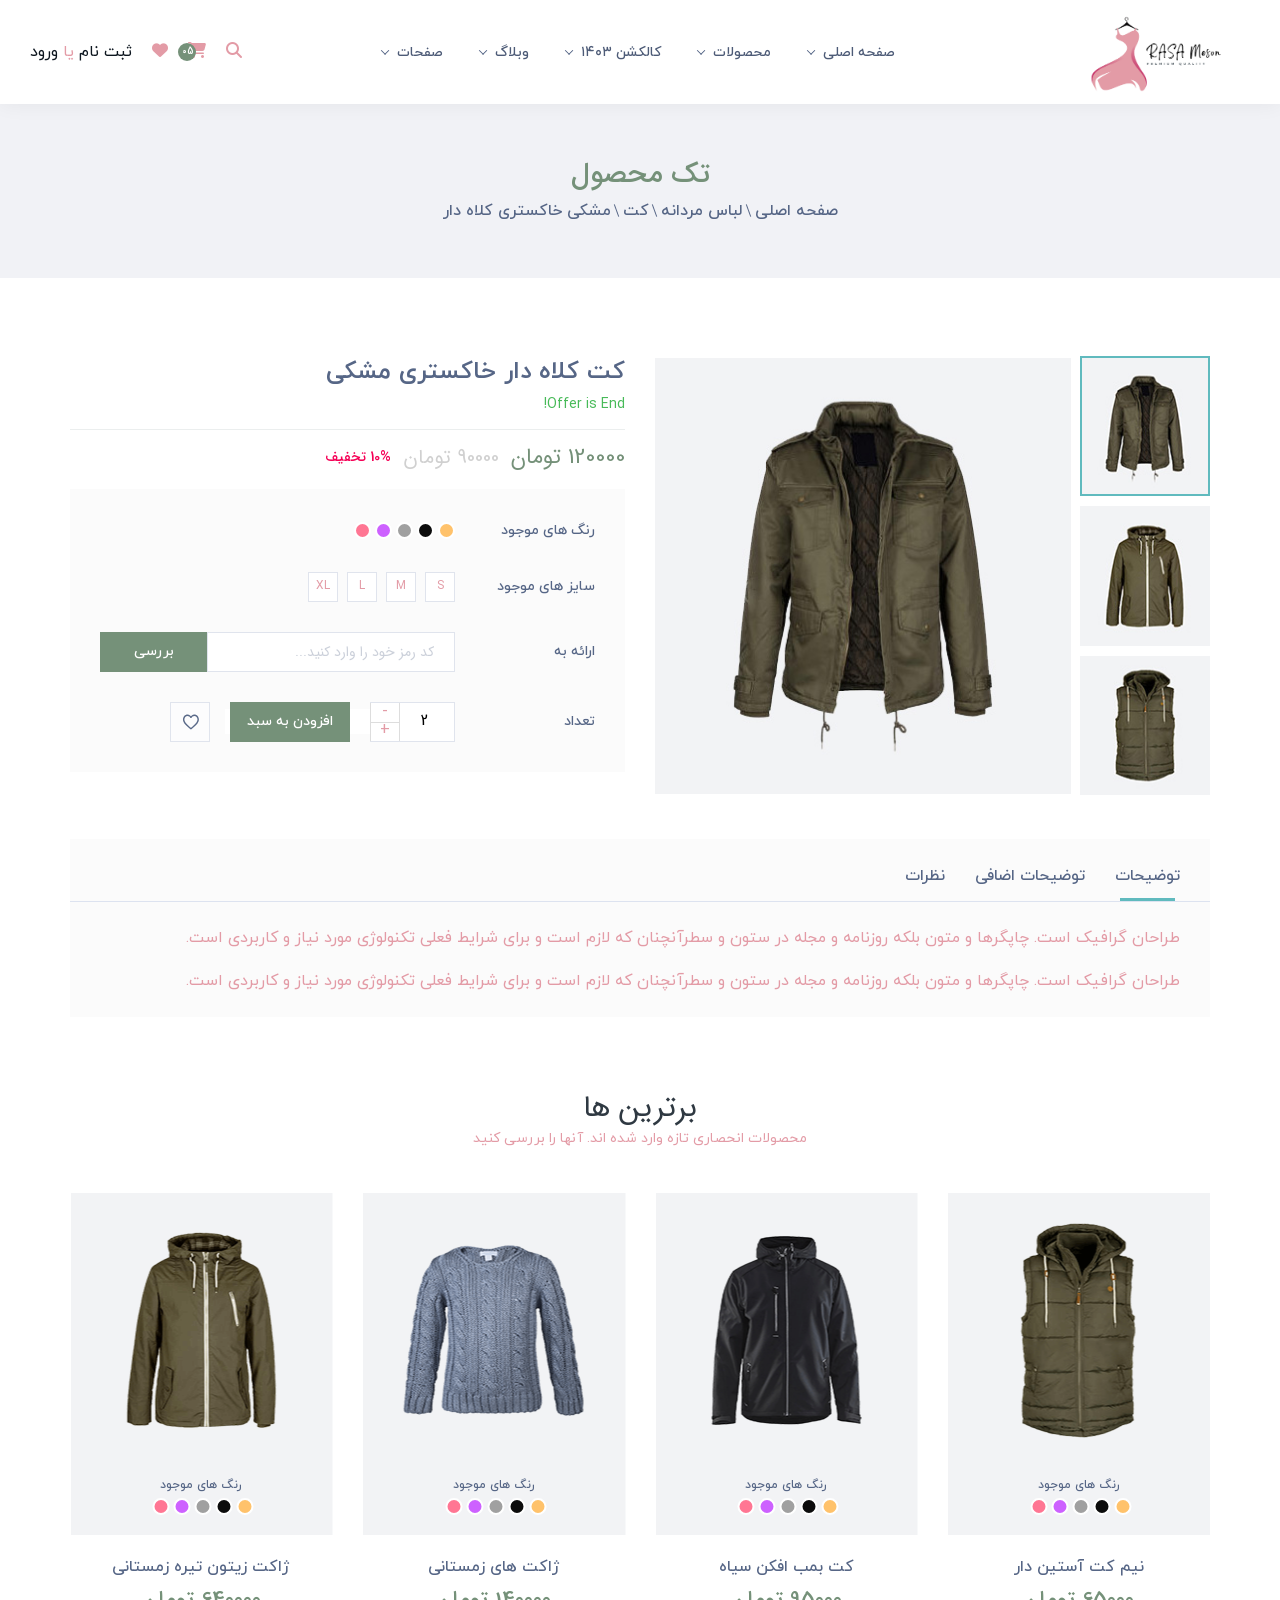
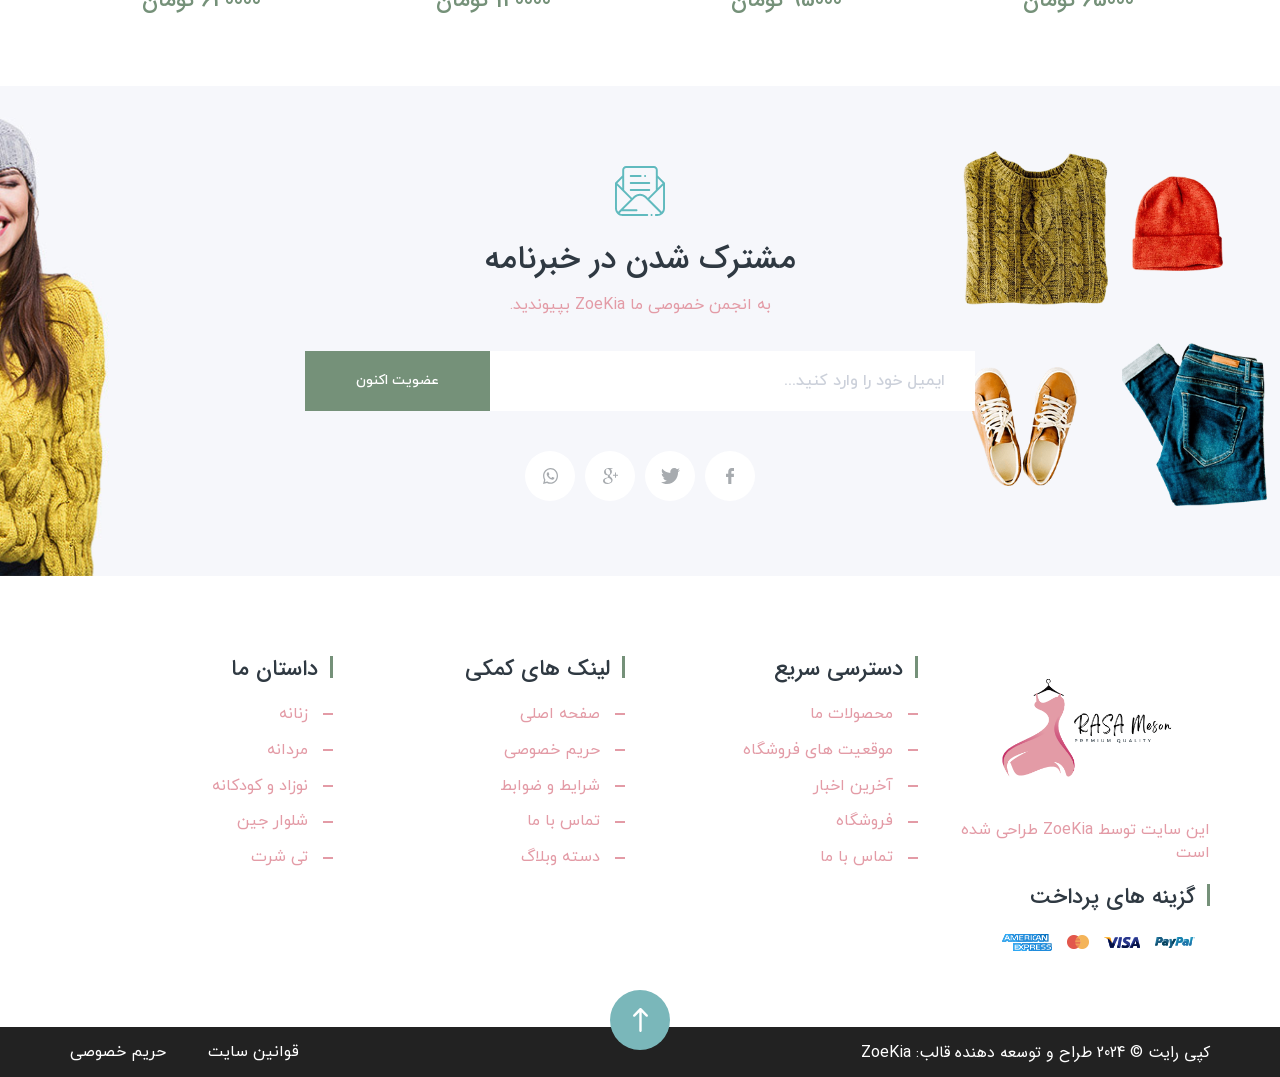
<file: product_details.html>
<!doctype html>
<!--[if IE 8]> <html lang="en" class="ie8 no-js"> <![endif]-->
<!--[if IE 9]> <html lang="en" class="ie9 no-js"> <![endif]-->
<!--[if !IE]><!-->
<html lang="en">
<!--<![endif]-->
<!-- Begin Head -->
  
<head>
    <meta charset="utf-8">
    <meta name="viewport" content="width=device-width, initial-scale=1, shrink-to-fit=no">
    <link rel="stylesheet" href="assets/css/bootstrap.min.css" >
    <link rel="stylesheet" href="assets/css/nice-select.css" >
    <link rel="stylesheet" href="assets/css/font.css" >
    <link rel="stylesheet" href="assets/css/swiper-bundle.min.css" >
    <link rel="stylesheet" href="assets/css/comman.css" >
    <link rel="stylesheet" href="https://cdnjs.cloudflare.com/ajax/libs/font-awesome/6.5.1/css/all.min.css" />
    <link rel="stylesheet" href="assets/css/style.css" >
    <!-- Favicon Link -->
    <link rel="shortcut icon" type="image/png" href="assets/img/logo/RASA-logo-copy.png">
    <title> Meson Rasa </title>
</head>
<body>
<!-- main-wrapper start -->
<div class="main-wrapper">
<!-- Preloader Box -->
<div class="preloader-wrapper preloader-active preloader-open">
    <div class="preloader-holder">
        <div class="preloader d-flex justify-content-center align-items-center h-100">
            <span></span>
            <span></span>
            <span></span>
        </div>
    </div>
</div>
    <!-- Search Box -->
<div class="search-main-wrap">
    <div class="search-inner">
        <a href="javascript:void(0);" class="c-search-close">
            <svg viewBox="0 0 413.348 413.348" xmlns="http://www.w3.org/2000/svg"><path d="m413.348 24.354-24.354-24.354-182.32 182.32-182.32-182.32-24.354 24.354 182.32 182.32-182.32 182.32 24.354 24.354 182.32-182.32 182.32 182.32 24.354-24.354-182.32-182.32z"/></svg>
        </a>
        <div class="search-box">
            <form>
                <input type="text" placeholder="جستجو کنید ..."/>
                <button type="submit">
                    <svg xmlns:xlink="http://www.w3.org/1999/xlink" width="17px" height="17px"><path fill-rule="evenodd" fill="rgb(255, 255, 255)" d="M16.337,15.218 C15.846,14.710 15.347,14.210 14.848,13.711 L12.326,11.190 C14.647,7.813 13.433,3.788 10.926,1.947 C8.249,-0.020 4.631,0.233 2.322,2.546 C0.010,4.862 -0.267,8.510 1.664,11.217 C2.621,12.558 4.223,13.526 5.949,13.805 C7.163,14.001 8.993,13.951 10.900,12.633 L10.981,12.724 C11.161,12.925 11.344,13.131 11.537,13.326 C12.605,14.410 13.674,15.490 14.755,16.559 C14.969,16.769 15.226,16.921 15.462,16.974 C15.534,16.991 15.604,16.999 15.674,16.999 C16.017,16.999 16.324,16.804 16.522,16.452 C16.757,16.034 16.690,15.583 16.337,15.218 ZM10.177,4.051 C11.029,4.910 11.496,6.055 11.495,7.273 C11.493,8.489 11.019,9.630 10.162,10.488 C9.308,11.344 8.173,11.815 6.967,11.815 C6.964,11.815 6.961,11.815 6.958,11.815 C5.751,11.813 4.610,11.331 3.748,10.457 C2.891,9.590 2.425,8.452 2.436,7.255 C2.457,4.709 4.449,2.717 6.972,2.717 C6.974,2.717 6.977,2.717 6.979,2.717 C8.189,2.718 9.325,3.192 10.177,4.051 Z"/></svg>
                </button>
            </form>
        </div>
    </div>
</div>
<!-- Header Start -->
<div class="header-main-wrapper header-style1">
    <div class="header-sticky-wrapper">
        <div class="hs-left">
            <div class="hs-left-logo">
                <a href="index.html"><img src="assets/img/logo/RASA-logo-copy.png" alt="logo" class="img-fluid" width="200"></a>
            </div>
        </div>
        <div class="hs-medium custom-scroll">
            <div class="nav-items main-menu-wraper">
                <ul class="menu-list d-xl-flex">
                    <li class="position-relative">
                        <a href="index.html" class="hs-mobile-logo">
                             <img src="assets/img/logo/RASA-logo-copy.png" alt="logo" class="img-fluid">
                        </a>
                        <p class="menu-btn c-toggle-btn sidebar-toggle">
                            <span></span>
                            <span></span>
                            <span></span>
                         </p>
                    </li>
                    <li class="position-relative main">
                        <a href="javascript:void(0);"> صفحه اصلی </a>
                    </li>
                    <li class="position-relative">
                        <a href="javascript:void(0);"> محصولات </a>
                        <div class="drop-menu normal-menu ">
                            <ul class="sub-menu">
                                <li >
                                    <a href="javascript:void(0);"> مجلسی</a>
                                        <ul class="sub-menu">
                                            <li ><a href="product_category.html">کت و شلوار مجلسی</a></li>
                                            <li><a href="product_category.html">لباس مجلسی</a></li>
                                            <li><a href="product_category.html">مانتو</a></li>
                                        </ul>
                                </li>
                            </ul>
                        </div>
                    </li>
                    <li class="position-relative">
                        <a href="javascript:void(0);"> کالکشن ۱۴۰۳ </a>
                        <div class="drop-menu normal-menu ">
                            <ul class="sub-menu">
                                <li>
                                    <a href="javascript:void(0);">اسپرت</a>
                                        <ul class="sub-menu">
                                            <li ><a href="product_category.html">تی شرت </a></li>
                                            <li><a href="product_category.html">پیراهن </a></li>
                                            <li><a href="product_category.html">شلوار </a></li>
                                            <li><a href="product_category.html">ژاکت </a></li>
                                            <li><a href="product_category.html">کت </a></li>                                        </ul>
                                </li>
                            </ul>
                        </div>
                    </li>
                    <li class="position-relative">
                        <a href="javascript:void(0);">وبلاگ </a>
                        <div class="drop-menu normal-menu">
                            <ul class="sub-menu">
                                <li><a href="blog_category.html">دسته بندی وبلاگ </a> </li>                                    
                                <li><a href="blog_single.html">تک نوشته </a> </li>                              
                            </ul>
                        </div>
                    </li>
                    <li class="position-relative">
                        <a href="javascript:void(0);">صفحات </a>
                        <div class="drop-menu normal-menu">
                            <ul class="sub-menu">
                                <li><a href="product_category_sidebar.html">فروشگاه </a> </li>                                    
                                <li><a href="cart.html">سبد خرید </a> </li>                                    
                                <li><a href="product_category.html">محصولات </a> </li>                                    
                                <li><a href="contact.html">تماس با ما </a> </li>                                 
                            </ul>
                        </div>
                    </li>
                </ul>
            </div>
        </div>
        <div class="hs-right">
            <div class="hs-search-cart ">
                <ul class="hs-search-cart-list">
                    <li>
                        <a href="javascript:void(0);" class="hs-search-btn c-search-btn">
                            <i class="fa-solid fa-magnifying-glass"></i>
                        </a>
                    </li>
                    <li class="hs-cart-box cmn-cart-tgl">
                        <a href="javascript:void(0);">
                            <div class="hs-cartbox-inner">
                                <i class="fa-solid fa-cart-shopping"></i>
                                <span class="hs-cart-circle">05</span>
                            </div>                                 
                            <span class="hs-cart-value"></span>
                        </a>
                    </li>
                    <li>
                        <a href="javascript:void(0);" class="menu-btn c-toggle-btn">
                            <span></span>
                            <span></span>
                            <span></span>
                        </a>
                    </li>
                    <li><a href="wishlist.html"><i class="fa-solid fa-heart"></i></a></li>
                    <li id="reg-or-log">
                        <a href="javascript:void(0);" data-toggle="modal" data-target="#register">ثبت نام </a> یا
                        <a href="javascript:void(0);" data-toggle="modal" data-target="#login">ورود </a>
                    </li>
                </ul>
            </div>
        </div>
        
    </div> 
    <div class="bg-overlay sidebar-overlay c-toggle-btn"></div>
</div> 
<!-- Breadcumbs start -->
<div class="e-breadcumb-wrap text-center">
    <h2 class="e-breadcumb-title">تک محصول</h2>
    <ul class="e-breadcumb-kist">
        <li><a href="index.html">صفحه اصلی </a></li>
        <li><a href="javascript:void(0);">لباس مردانه </a></li>
        <li><a href="javascript:void(0);">کت </a></li>
        <li><a href="javascript:void(0);">مشکی خاکستری کلاه دار </a></li>
    </ul>
</div>
<!-- Product Details start -->
<section class="e-prodetails-wrap">
    <div class="container">
        <div class="row">
            <div class="col-lg-6 col-md-12">
                <div class="pd-gallery-wrap">
                    <div class="pd-thumb-box">
                        <ul class="pd-thumb-list">
                            <li class="active">
                                <img src="assets/images/index1/pro-singlethumb01.jpg" alt="product-img" data-source="assets/images/index1/pro-single01.jpg" class="pro_thumb">
                            </li>
                            <li>
                                <img src="assets/images/index1/pro-singlethumb02.jpg" alt="product-img" data-source="assets/images/index1/pro-singlethumb02.jpg" class="pro_thumb">
                            </li>
                            <li>
                                <img src="assets/images/index1/pro-singlethumb03.jpg" alt="product-img" data-source="assets/images/index1/pro-singlethumb03.jpg" class="pro_thumb">
                            </li>
                        </ul> 
                    </div>  
                    <div class="pd-img-wrap">
                        <div class="pd-img text-center">
                            <img src="assets/images/index1/pro-single01.jpg" alt="product-img">
                        </div>  
                    </div>                           
                </div>            
            </div>            
            <div class="col-lg-6 col-md-12">
                <div class="prodetails-info">
                    <div class="pd-infotop">
                        <h2 class="pd-title">کت کلاه دار خاکستری مشکی</h2>  
                        <div class="pd-special-price">
                            <span class="pd-price-end" id="headline">قیمت ویژه در کمتر از</span>                      
                            <div id="countdown">                            
                                <ul class="pd-counter-list">
                                  <li><span id="days"></span> روز : </li>
                                  <li><span id="hours"></span> ساعت : </li>
                                  <li><span id="minutes"></span> دقیقه : </li>
                                  <li><span id="seconds"></span> ثانیه پایان می می رسد</li>
                                </ul>
                            </div>
                        </div>
                        <ul class="pd-price-wrap">
                            <li><span class="pd-price-ttile">120000 تومان <span>90000 تومان</span></span></li>                            
                            <li><span class="pd-price-off">10% تخفیف </span></li>  
                        </ul>
                    </div>
                    <div class="pd-info-bottom">
                        <ul class="info-bottom-list">
                            <li>
                                <div class="ib-list-left">
                                    <span>رنگ های موجود</span>
                                </div>
                                <div class="ib-list-right">
                                    <ul class="na-color-skin">
                                        <li></li>
                                        <li></li>
                                        <li></li>
                                        <li></li>
                                        <li></li>
                                    </ul>
                                </div>
                            </li>
                            <li>
                                <div class="ib-list-left">
                                    <span>سایز های موجود</span>
                                </div>
                                <div class="ib-list-right">
                                    <ul class="pd-info-size d-flex">
                                        <li>S</li>
                                        <li>M</li>
                                        <li>L</li>
                                        <li>XL</li>
                                    </ul>
                                </div>
                            </li>
                            <li>
                                <div class="ib-list-left">
                                    <span>ارائه به </span>
                                </div>
                                <div class="ib-list-right">
                                    <div class="pd-info-pincode">
                                        <div class="e-nl-box boreder  pd-info-pinbox">
                                            <input type="text" placeholder="کد رمز خود را وارد کنید...">
                                            <a href="javascript:void(0);" class="e-btn newsletter-btn">بررسی </a>
                                        </div>
                                    </div>
                                </div>
                            </li>
                            <li>
                                <div class="ib-list-left">
                                    <span>تعداد </span>
                                </div>
                                <div class="ib-list-right">
                                    <ul class="pd-qua-wrap">
                                        <li>
                                            <div class="quantity-box">
                                                <input type="text" class="quantity" value="2">
                                                <span class="quantity-minus pa-sub quantity-icon"> - </span>                                                
                                                <span class="quantity-plus  pa-add quantity-icon"> + </span>
                                                <div class="clearfix"></div>
                                                
                                            </div>
                                        </li>
                                        <li>
                                            <a href="cart.html" class="e-btn pd-addcart">افزودن به سبد </a>
                                        </li>
                                        <li>
                                            <a href="wishlist.html" class="e-btn light pd-heart">
                                                <svg 
                                                xmlns="http://www.w3.org/2000/svg"
                                                xmlns:xlink="http://www.w3.org/1999/xlink"
                                                width="17px" height="16px">
                                                <path fill-rule="evenodd"  fill="rgb(90, 106, 137)"
                                                d="M15.616,1.939 C14.768,0.972 13.603,0.440 12.337,0.440 C11.387,0.440 10.516,0.755 9.751,1.377 C9.456,1.616 9.182,1.898 8.933,2.217 C8.683,1.898 8.409,1.616 8.115,1.377 C7.350,0.755 6.480,0.440 5.529,0.440 C4.262,0.440 3.098,0.972 2.249,1.939 C1.419,2.886 0.962,4.175 0.962,5.570 C0.962,7.002 1.465,8.308 2.547,9.681 C3.494,10.880 4.842,12.088 6.411,13.493 C6.940,13.967 7.540,14.504 8.163,15.077 C8.375,15.272 8.649,15.380 8.933,15.380 C9.218,15.380 9.491,15.272 9.703,15.077 C10.269,14.555 10.818,14.063 11.311,13.622 L11.458,13.490 C13.019,12.092 14.367,10.886 15.318,9.681 C16.400,8.309 16.904,7.003 16.904,5.570 C16.904,4.175 16.446,2.886 15.616,1.939 ZM5.529,1.905 C6.154,1.905 6.729,2.115 7.237,2.528 C7.702,2.906 8.028,3.387 8.219,3.724 C8.522,4.253 9.346,4.252 9.646,3.723 C9.838,3.387 10.163,2.906 10.628,2.528 C11.137,2.115 11.712,1.905 12.337,1.905 C13.198,1.905 13.989,2.266 14.566,2.923 C15.160,3.599 15.486,4.540 15.486,5.570 C15.486,6.662 15.095,7.644 14.220,8.754 C13.352,9.855 12.049,11.023 10.530,12.383 C10.045,12.817 9.501,13.304 8.932,13.823 C8.365,13.305 7.823,12.818 7.332,12.379 C5.821,11.025 4.515,9.857 3.647,8.754 C2.770,7.644 2.379,6.662 2.379,5.570 C2.379,4.540 2.706,3.599 3.300,2.923 C3.877,2.266 4.668,1.905 5.529,1.905 Z"/>
                                                </svg>
                                            </a>
                                        </li>
                                    </ul>
                                </div>
                            </li>
                        </ul>
                        

                    </div> 
                </div>            
            </div>            
        </div>
    </div>
</section>
<!-- Product Description tab start -->
<section class="e-pdtab-wrap">
    <div class="container">
        <div class="row">
            <div class="col-12">
                <div class="e-pdtab-inner">
                    <ul class="nav nav-pills e-pdtab-tabs" role="tablist">
                        <li>
                        <a class="active" data-toggle="pill" href="#descrtiption" role="tab" aria-controls="descrtiption" aria-selected="true">توضیحات </a>
                        </li>
                        <li>
                        <a data-toggle="pill" href="#addi_info" role="tab" aria-controls="addi_info" aria-selected="false">توضیحات اضافی</a>
                        </li>
                        <li>
                        <a data-toggle="pill" href="#review" role="tab" aria-controls="review" aria-selected="false">نظرات </a>
                        </li>
                    </ul>
                    <div class="tab-content">
                        <div class="tab-pane fade show active" id="descrtiption" role="tabpanel" >
                            <div class="tab-content-inner">
                                <p class="mb-20">  طراحان گرافیک است. چاپگرها و متون بلکه روزنامه و مجله در ستون و سطرآنچنان که لازم است و برای شرایط فعلی تکنولوژی مورد نیاز و کاربردی است. </p>
                                <p>  طراحان گرافیک است. چاپگرها و متون بلکه روزنامه و مجله در ستون و سطرآنچنان که لازم است و برای شرایط فعلی تکنولوژی مورد نیاز و کاربردی است. </p>
                            
                            </div>
                        </div>
                        <div class="tab-pane fade" id="addi_info" role="tabpanel" >
                            <div class="tab-content-inner">
                                <div class="row">
                                    <div class="col-md-4">
                                        <ul class="pdtab-addinfo">
                                            <li><p> <span> اندازه </span> - بزرگ ، متوسط ، کوچک</p></li>
                                            <li><p> <span> رنگ </span>  - صورتی ، مشکی</p></li>
                                            <li><p> <span> شماره مدل </span>  - کد 1323</p></li>
                                            <li><p> <span> نام محصول </span> - کت تابستانی</p></li>
                                        </ul>
                                    </div>
                                    <div class="col-md-4">
                                        <ul class="pdtab-addinfo ">
                                            <li><p> <span> امتیاز سیستمی  </span> - عالی </p></li>
                                            <li><p> <span> طراحی </span> - متریال</p></li>
                                        </ul>
                                    </div>
                                </div>
                            </div>
                        </div>
                        <div class="tab-pane fade" id="review" role="tabpanel" >
                            <div class="tab-content-inner">
                                <h2 class="pdtab-rev-title">هنوز هیچ نظری وجود ندارد.</h2>
                                <h2 class="pdtab-rev-stitle">اولین نفری باشید که این محصول را مورد بازنگری قرار میدهد"</h2>
                                <form>
                                    <div class="row">
                                      <div class="col-md-6">
                                        <div class="e-form-field mb-30">
                                          <input class="e-field-inner" type="text" placeholder="نام شما">
                                        </div>
                                      </div>
                                      <div class="col-md-6">
                                        <div class="e-form-field mb-30">
                                          <input class="e-field-inner" type="email" placeholder="ایمیل">
                                        </div>
                                      </div>
                                      <div class="col-12">
                                        <div class="e-form-field mb-30">
                                          <textarea class="e-field-inner" ></textarea>
                                        </div>
                                      </div>
                                      <div class="col-12">
                                        <div class="e-form-field">
                                        <button type="button" class="e-btn">ارسال</button>
                                        </div>
                                      </div>
                                    </div>
                                  </form>
                            </div>
                        </div>
                    </div>
                </div>
            </div>
        </div>
    </div>
</section>
<!-- Best Seller start -->
<section class="e-best-slr-wrap e-best-slr-cloth">
    <div class="container">
        <div class="row">
            <div class="col-12">
                <div class="e-heading-wrap mb-43 text-center">
                    <h2 class="e-heading-title">برترین ها </h2>
                    <p class="e-heading-subtitle">محصولات انحصاری تازه وارد شده اند. آنها را بررسی کنید</p>
                </div>
            </div>
        </div>
        <div class="row">
            <div class="col-12">
                <div class="bs-sliderwrap c-sliderwrap">							
                    <div class="swiper-container ">
                        <div class="swiper-wrapper">
                            <div class="swiper-slide">
                                <div class="c-product-box">
                                    <div class="na-top-sec text-center">
                                        <div class="na-imgbox">
                                            <div class="na-mainimg">
                                                <img src="assets/images/index1/new_arrivals/05.png" alt="product-img" class="img-fluid">
                                            </div>                                        
                                            <div class="na-overlay-img">
                                                <img src="assets/images/index1/new_arrivals/08.png" alt="product-img" class="img-fluid">
                                            </div>
                                        </div>
                                        <div class="na-color-details">
                                            <h2 class="na-color-title">رنگ های موجود </h2>
                                            <ul class="na-color-skin">
                                                <li></li>
                                                <li></li>
                                                <li></li>
                                                <li></li>
                                                <li></li>
                                            </ul>
                                        </div>
                                        <ul class="na-hover-content na-vartical-hover">
                                            <li><a href="wishlist.html"><span><svg xmlns:xlink="http://www.w3.org/1999/xlink" width="16px" height="15px"><path fill-rule="evenodd" fill="rgb(242, 243, 245)" d="M14.692,1.994 C13.881,1.077 12.769,0.571 11.560,0.571 C10.652,0.571 9.819,0.871 9.087,1.461 C8.846,1.656 8.618,1.882 8.406,2.135 C8.198,1.884 7.968,1.658 7.725,1.461 C6.994,0.871 6.161,0.571 5.253,0.571 C4.044,0.571 2.932,1.077 2.121,1.994 C1.329,2.891 0.892,4.113 0.892,5.433 C0.892,6.786 1.368,8.018 2.392,9.308 C3.276,10.421 4.528,11.534 5.988,12.834 C6.452,13.246 7.027,13.759 7.610,14.290 C7.830,14.491 8.113,14.602 8.406,14.602 C8.700,14.602 8.983,14.491 9.202,14.290 C9.788,13.756 10.364,13.244 10.828,12.831 C12.279,11.540 13.532,10.426 14.420,9.308 C15.444,8.018 15.921,6.787 15.921,5.433 C15.921,4.113 15.484,2.891 14.692,1.994 ZM5.253,2.201 C5.803,2.201 6.310,2.385 6.760,2.747 C7.173,3.082 7.464,3.509 7.636,3.809 C7.799,4.094 8.087,4.264 8.406,4.264 C8.725,4.264 9.014,4.094 9.177,3.809 C9.348,3.510 9.638,3.083 10.053,2.747 C10.502,2.385 11.009,2.201 11.560,2.201 C12.322,2.201 13.023,2.518 13.532,3.095 C14.059,3.691 14.348,4.521 14.348,5.433 C14.348,6.401 13.996,7.277 13.207,8.272 C12.410,9.275 11.207,10.345 9.804,11.594 L9.776,11.619 C9.401,11.952 8.914,12.386 8.405,12.845 C7.915,12.400 7.445,11.982 7.005,11.591 C5.610,10.349 4.405,9.277 3.606,8.272 C2.817,7.277 2.464,6.401 2.464,5.433 C2.464,4.521 2.754,3.691 3.281,3.095 C3.790,2.518 4.490,2.201 5.253,2.201 Z"/></svg></span></a></li>
                                            <li><a href="cart.html"><span><svg xmlns:xlink="http://www.w3.org/1999/xlink" width="16px" height="17px"><path fill-rule="evenodd" fill="rgb(255, 255, 255)" d="M15.021,2.851 C14.062,4.907 13.088,6.956 12.135,9.016 C11.930,9.458 11.634,9.640 11.181,9.638 C9.373,9.629 7.565,9.635 5.757,9.637 C5.596,9.637 5.434,9.629 5.275,9.650 C4.902,9.700 4.643,10.009 4.629,10.400 C4.615,10.804 4.874,11.151 5.255,11.214 C5.412,11.241 5.575,11.236 5.735,11.236 C8.012,11.238 10.289,11.237 12.566,11.238 C13.280,11.238 13.632,11.507 13.625,12.038 C13.617,12.573 13.269,12.832 12.558,12.832 C11.379,12.832 10.200,12.832 9.022,12.832 C9.022,12.832 9.022,12.831 9.022,12.831 C7.843,12.831 6.664,12.832 5.486,12.830 C4.381,12.829 3.531,12.194 3.224,11.143 C2.919,10.097 3.284,9.038 4.194,8.393 C4.374,8.265 4.406,8.164 4.343,7.947 C3.774,5.956 3.213,3.963 2.663,1.967 C2.594,1.713 2.490,1.621 2.246,1.631 C1.818,1.650 1.389,1.648 0.961,1.638 C0.441,1.626 0.115,1.295 0.126,0.812 C0.136,0.345 0.452,0.043 0.961,0.036 C1.631,0.028 2.301,0.028 2.970,0.035 C3.519,0.041 3.740,0.225 3.899,0.784 C4.142,1.636 4.142,1.637 4.990,1.637 C7.990,1.636 10.990,1.635 13.991,1.634 C14.124,1.634 14.259,1.631 14.392,1.645 C15.007,1.711 15.298,2.256 15.021,2.851 ZM4.588,3.243 C5.025,4.809 5.443,6.326 5.885,7.835 C5.914,7.933 6.128,8.024 6.256,8.025 C7.690,8.038 9.123,8.024 10.557,8.040 C10.825,8.043 10.960,7.952 11.076,7.699 C11.687,6.366 12.316,5.043 12.937,3.715 C13.004,3.571 13.063,3.422 13.140,3.243 C10.265,3.243 7.454,3.243 4.588,3.243 ZM6.878,14.440 C7.286,14.442 7.619,14.795 7.621,15.226 C7.622,15.658 7.295,16.018 6.891,16.029 C6.458,16.041 6.129,15.689 6.136,15.221 C6.142,14.771 6.458,14.438 6.878,14.440 ZM11.374,14.437 C11.778,14.438 12.117,14.792 12.123,15.222 C12.130,15.668 11.777,16.040 11.357,16.029 C10.943,16.018 10.631,15.670 10.634,15.223 C10.636,14.779 10.959,14.436 11.374,14.437 Z"/></svg></span></a></li>
                                            <li><a href="product_details.html"><span><svg xmlns:xlink="http://www.w3.org/1999/xlink" width="15px" height="16px"><path fill-rule="evenodd" fill="rgb(255, 255, 255)" d="M14.100,13.964 C13.679,13.500 13.249,13.043 12.820,12.586 L10.652,10.282 C12.647,7.194 11.603,3.514 9.448,1.831 C7.146,0.033 4.034,0.263 2.049,2.378 C0.061,4.497 -0.177,7.831 1.484,10.306 C2.306,11.533 3.683,12.418 5.168,12.673 C6.212,12.851 7.786,12.806 9.425,11.601 L9.495,11.684 C9.649,11.868 9.807,12.056 9.973,12.235 C10.891,13.225 11.810,14.213 12.740,15.191 C12.924,15.383 13.145,15.522 13.348,15.571 C13.410,15.585 13.470,15.593 13.530,15.593 C13.825,15.593 14.089,15.415 14.259,15.093 C14.462,14.710 14.404,14.298 14.100,13.964 ZM8.803,3.755 C9.536,4.540 9.938,5.586 9.936,6.701 C9.935,7.812 9.528,8.855 8.791,9.640 C8.056,10.422 7.080,10.853 6.043,10.853 C6.041,10.853 6.038,10.853 6.036,10.853 C4.997,10.851 4.017,10.410 3.275,9.611 C2.539,8.819 2.138,7.779 2.147,6.684 C2.165,4.356 3.878,2.535 6.048,2.535 C6.049,2.535 6.052,2.535 6.053,2.535 C7.094,2.536 8.071,2.969 8.803,3.755 Z"/></svg></span></a></li>                                           
                                        </ul>
                                        <span class="new-tag">جدید </span>
                                    </div>
                                    <div class="na-top-heading text-center">
                                        <a href="product_details.html" class="na-name">ژاکت های زمستانی</a>
                                        <h2 class="na-price">320000 تومان</h2>
                                    </div>
                                </div> 
                            </div>
                            <div class="swiper-slide">
                                <div class="c-product-box">
                                    <div class="na-top-sec text-center">
                                        <div class="na-imgbox">
                                            <div class="na-mainimg">
                                                <img src="assets/images/index1/new_arrivals/06.png" alt="product-img" class="img-fluid">
                                            </div>                                        
                                            <div class="na-overlay-img">
                                                <img src="assets/images/index1/new_arrivals/12.png" alt="product-img" class="img-fluid">
                                            </div>
                                        </div>
                                        <div class="na-color-details">
                                            <h2 class="na-color-title">رنگ های موجود </h2>
                                            <ul class="na-color-skin">
                                                <li></li>
                                                <li></li>
                                                <li></li>
                                                <li></li>
                                                <li></li>
                                            </ul>
                                        </div>
                                        <ul class="na-hover-content na-vartical-hover">
                                            <li><a href="wishlist.html"><span><svg xmlns:xlink="http://www.w3.org/1999/xlink" width="16px" height="15px"><path fill-rule="evenodd" fill="rgb(242, 243, 245)" d="M14.692,1.994 C13.881,1.077 12.769,0.571 11.560,0.571 C10.652,0.571 9.819,0.871 9.087,1.461 C8.846,1.656 8.618,1.882 8.406,2.135 C8.198,1.884 7.968,1.658 7.725,1.461 C6.994,0.871 6.161,0.571 5.253,0.571 C4.044,0.571 2.932,1.077 2.121,1.994 C1.329,2.891 0.892,4.113 0.892,5.433 C0.892,6.786 1.368,8.018 2.392,9.308 C3.276,10.421 4.528,11.534 5.988,12.834 C6.452,13.246 7.027,13.759 7.610,14.290 C7.830,14.491 8.113,14.602 8.406,14.602 C8.700,14.602 8.983,14.491 9.202,14.290 C9.788,13.756 10.364,13.244 10.828,12.831 C12.279,11.540 13.532,10.426 14.420,9.308 C15.444,8.018 15.921,6.787 15.921,5.433 C15.921,4.113 15.484,2.891 14.692,1.994 ZM5.253,2.201 C5.803,2.201 6.310,2.385 6.760,2.747 C7.173,3.082 7.464,3.509 7.636,3.809 C7.799,4.094 8.087,4.264 8.406,4.264 C8.725,4.264 9.014,4.094 9.177,3.809 C9.348,3.510 9.638,3.083 10.053,2.747 C10.502,2.385 11.009,2.201 11.560,2.201 C12.322,2.201 13.023,2.518 13.532,3.095 C14.059,3.691 14.348,4.521 14.348,5.433 C14.348,6.401 13.996,7.277 13.207,8.272 C12.410,9.275 11.207,10.345 9.804,11.594 L9.776,11.619 C9.401,11.952 8.914,12.386 8.405,12.845 C7.915,12.400 7.445,11.982 7.005,11.591 C5.610,10.349 4.405,9.277 3.606,8.272 C2.817,7.277 2.464,6.401 2.464,5.433 C2.464,4.521 2.754,3.691 3.281,3.095 C3.790,2.518 4.490,2.201 5.253,2.201 Z"/></svg></span></a></li>
                                            <li><a href="cart.html"><span><svg xmlns:xlink="http://www.w3.org/1999/xlink" width="16px" height="17px"><path fill-rule="evenodd" fill="rgb(255, 255, 255)" d="M15.021,2.851 C14.062,4.907 13.088,6.956 12.135,9.016 C11.930,9.458 11.634,9.640 11.181,9.638 C9.373,9.629 7.565,9.635 5.757,9.637 C5.596,9.637 5.434,9.629 5.275,9.650 C4.902,9.700 4.643,10.009 4.629,10.400 C4.615,10.804 4.874,11.151 5.255,11.214 C5.412,11.241 5.575,11.236 5.735,11.236 C8.012,11.238 10.289,11.237 12.566,11.238 C13.280,11.238 13.632,11.507 13.625,12.038 C13.617,12.573 13.269,12.832 12.558,12.832 C11.379,12.832 10.200,12.832 9.022,12.832 C9.022,12.832 9.022,12.831 9.022,12.831 C7.843,12.831 6.664,12.832 5.486,12.830 C4.381,12.829 3.531,12.194 3.224,11.143 C2.919,10.097 3.284,9.038 4.194,8.393 C4.374,8.265 4.406,8.164 4.343,7.947 C3.774,5.956 3.213,3.963 2.663,1.967 C2.594,1.713 2.490,1.621 2.246,1.631 C1.818,1.650 1.389,1.648 0.961,1.638 C0.441,1.626 0.115,1.295 0.126,0.812 C0.136,0.345 0.452,0.043 0.961,0.036 C1.631,0.028 2.301,0.028 2.970,0.035 C3.519,0.041 3.740,0.225 3.899,0.784 C4.142,1.636 4.142,1.637 4.990,1.637 C7.990,1.636 10.990,1.635 13.991,1.634 C14.124,1.634 14.259,1.631 14.392,1.645 C15.007,1.711 15.298,2.256 15.021,2.851 ZM4.588,3.243 C5.025,4.809 5.443,6.326 5.885,7.835 C5.914,7.933 6.128,8.024 6.256,8.025 C7.690,8.038 9.123,8.024 10.557,8.040 C10.825,8.043 10.960,7.952 11.076,7.699 C11.687,6.366 12.316,5.043 12.937,3.715 C13.004,3.571 13.063,3.422 13.140,3.243 C10.265,3.243 7.454,3.243 4.588,3.243 ZM6.878,14.440 C7.286,14.442 7.619,14.795 7.621,15.226 C7.622,15.658 7.295,16.018 6.891,16.029 C6.458,16.041 6.129,15.689 6.136,15.221 C6.142,14.771 6.458,14.438 6.878,14.440 ZM11.374,14.437 C11.778,14.438 12.117,14.792 12.123,15.222 C12.130,15.668 11.777,16.040 11.357,16.029 C10.943,16.018 10.631,15.670 10.634,15.223 C10.636,14.779 10.959,14.436 11.374,14.437 Z"/></svg></span></a></li>
                                            <li><a href="product_details.html"><span><svg xmlns:xlink="http://www.w3.org/1999/xlink" width="15px" height="16px"><path fill-rule="evenodd" fill="rgb(255, 255, 255)" d="M14.100,13.964 C13.679,13.500 13.249,13.043 12.820,12.586 L10.652,10.282 C12.647,7.194 11.603,3.514 9.448,1.831 C7.146,0.033 4.034,0.263 2.049,2.378 C0.061,4.497 -0.177,7.831 1.484,10.306 C2.306,11.533 3.683,12.418 5.168,12.673 C6.212,12.851 7.786,12.806 9.425,11.601 L9.495,11.684 C9.649,11.868 9.807,12.056 9.973,12.235 C10.891,13.225 11.810,14.213 12.740,15.191 C12.924,15.383 13.145,15.522 13.348,15.571 C13.410,15.585 13.470,15.593 13.530,15.593 C13.825,15.593 14.089,15.415 14.259,15.093 C14.462,14.710 14.404,14.298 14.100,13.964 ZM8.803,3.755 C9.536,4.540 9.938,5.586 9.936,6.701 C9.935,7.812 9.528,8.855 8.791,9.640 C8.056,10.422 7.080,10.853 6.043,10.853 C6.041,10.853 6.038,10.853 6.036,10.853 C4.997,10.851 4.017,10.410 3.275,9.611 C2.539,8.819 2.138,7.779 2.147,6.684 C2.165,4.356 3.878,2.535 6.048,2.535 C6.049,2.535 6.052,2.535 6.053,2.535 C7.094,2.536 8.071,2.969 8.803,3.755 Z"/></svg></span></a></li>                                            
                                        </ul>                                        
                                    </div>
                                    <div class="na-top-heading text-center">
                                        <a href="product_details.html" class="na-name">نیم کت آستین دار</a>
                                        <h2 class="na-price">65000 تومان</h2>
                                    </div>
                                </div>    
                            </div>
                            <div class="swiper-slide">
                                <div class="c-product-box">
                                    <div class="na-top-sec text-center">
                                        <div class="na-imgbox">
                                            <div class="na-mainimg">
                                                <img src="assets/images/index1/new_arrivals/07.png" alt="product-img" class="img-fluid">
                                            </div>                                        
                                            <div class="na-overlay-img">
                                                <img src="assets/images/index1/new_arrivals/04.png" alt="product-img" class="img-fluid">
                                            </div>
                                        </div>
                                        <div class="na-color-details">
                                            <h2 class="na-color-title">رنگ های موجود </h2>
                                            <ul class="na-color-skin">
                                                <li></li>
                                                <li></li>
                                                <li></li>
                                                <li></li>
                                                <li></li>
                                            </ul>
                                        </div>
                                        <ul class="na-hover-content na-vartical-hover">
                                            <li><a href="wishlist.html"><span><svg xmlns:xlink="http://www.w3.org/1999/xlink" width="16px" height="15px"><path fill-rule="evenodd" fill="rgb(242, 243, 245)" d="M14.692,1.994 C13.881,1.077 12.769,0.571 11.560,0.571 C10.652,0.571 9.819,0.871 9.087,1.461 C8.846,1.656 8.618,1.882 8.406,2.135 C8.198,1.884 7.968,1.658 7.725,1.461 C6.994,0.871 6.161,0.571 5.253,0.571 C4.044,0.571 2.932,1.077 2.121,1.994 C1.329,2.891 0.892,4.113 0.892,5.433 C0.892,6.786 1.368,8.018 2.392,9.308 C3.276,10.421 4.528,11.534 5.988,12.834 C6.452,13.246 7.027,13.759 7.610,14.290 C7.830,14.491 8.113,14.602 8.406,14.602 C8.700,14.602 8.983,14.491 9.202,14.290 C9.788,13.756 10.364,13.244 10.828,12.831 C12.279,11.540 13.532,10.426 14.420,9.308 C15.444,8.018 15.921,6.787 15.921,5.433 C15.921,4.113 15.484,2.891 14.692,1.994 ZM5.253,2.201 C5.803,2.201 6.310,2.385 6.760,2.747 C7.173,3.082 7.464,3.509 7.636,3.809 C7.799,4.094 8.087,4.264 8.406,4.264 C8.725,4.264 9.014,4.094 9.177,3.809 C9.348,3.510 9.638,3.083 10.053,2.747 C10.502,2.385 11.009,2.201 11.560,2.201 C12.322,2.201 13.023,2.518 13.532,3.095 C14.059,3.691 14.348,4.521 14.348,5.433 C14.348,6.401 13.996,7.277 13.207,8.272 C12.410,9.275 11.207,10.345 9.804,11.594 L9.776,11.619 C9.401,11.952 8.914,12.386 8.405,12.845 C7.915,12.400 7.445,11.982 7.005,11.591 C5.610,10.349 4.405,9.277 3.606,8.272 C2.817,7.277 2.464,6.401 2.464,5.433 C2.464,4.521 2.754,3.691 3.281,3.095 C3.790,2.518 4.490,2.201 5.253,2.201 Z"/></svg></span></a></li>
                                            <li><a href="cart.html"><span><svg xmlns:xlink="http://www.w3.org/1999/xlink" width="16px" height="17px"><path fill-rule="evenodd" fill="rgb(255, 255, 255)" d="M15.021,2.851 C14.062,4.907 13.088,6.956 12.135,9.016 C11.930,9.458 11.634,9.640 11.181,9.638 C9.373,9.629 7.565,9.635 5.757,9.637 C5.596,9.637 5.434,9.629 5.275,9.650 C4.902,9.700 4.643,10.009 4.629,10.400 C4.615,10.804 4.874,11.151 5.255,11.214 C5.412,11.241 5.575,11.236 5.735,11.236 C8.012,11.238 10.289,11.237 12.566,11.238 C13.280,11.238 13.632,11.507 13.625,12.038 C13.617,12.573 13.269,12.832 12.558,12.832 C11.379,12.832 10.200,12.832 9.022,12.832 C9.022,12.832 9.022,12.831 9.022,12.831 C7.843,12.831 6.664,12.832 5.486,12.830 C4.381,12.829 3.531,12.194 3.224,11.143 C2.919,10.097 3.284,9.038 4.194,8.393 C4.374,8.265 4.406,8.164 4.343,7.947 C3.774,5.956 3.213,3.963 2.663,1.967 C2.594,1.713 2.490,1.621 2.246,1.631 C1.818,1.650 1.389,1.648 0.961,1.638 C0.441,1.626 0.115,1.295 0.126,0.812 C0.136,0.345 0.452,0.043 0.961,0.036 C1.631,0.028 2.301,0.028 2.970,0.035 C3.519,0.041 3.740,0.225 3.899,0.784 C4.142,1.636 4.142,1.637 4.990,1.637 C7.990,1.636 10.990,1.635 13.991,1.634 C14.124,1.634 14.259,1.631 14.392,1.645 C15.007,1.711 15.298,2.256 15.021,2.851 ZM4.588,3.243 C5.025,4.809 5.443,6.326 5.885,7.835 C5.914,7.933 6.128,8.024 6.256,8.025 C7.690,8.038 9.123,8.024 10.557,8.040 C10.825,8.043 10.960,7.952 11.076,7.699 C11.687,6.366 12.316,5.043 12.937,3.715 C13.004,3.571 13.063,3.422 13.140,3.243 C10.265,3.243 7.454,3.243 4.588,3.243 ZM6.878,14.440 C7.286,14.442 7.619,14.795 7.621,15.226 C7.622,15.658 7.295,16.018 6.891,16.029 C6.458,16.041 6.129,15.689 6.136,15.221 C6.142,14.771 6.458,14.438 6.878,14.440 ZM11.374,14.437 C11.778,14.438 12.117,14.792 12.123,15.222 C12.130,15.668 11.777,16.040 11.357,16.029 C10.943,16.018 10.631,15.670 10.634,15.223 C10.636,14.779 10.959,14.436 11.374,14.437 Z"/></svg></span></a></li>
                                            <li><a href="product_details.html"><span><svg xmlns:xlink="http://www.w3.org/1999/xlink" width="15px" height="16px"><path fill-rule="evenodd" fill="rgb(255, 255, 255)" d="M14.100,13.964 C13.679,13.500 13.249,13.043 12.820,12.586 L10.652,10.282 C12.647,7.194 11.603,3.514 9.448,1.831 C7.146,0.033 4.034,0.263 2.049,2.378 C0.061,4.497 -0.177,7.831 1.484,10.306 C2.306,11.533 3.683,12.418 5.168,12.673 C6.212,12.851 7.786,12.806 9.425,11.601 L9.495,11.684 C9.649,11.868 9.807,12.056 9.973,12.235 C10.891,13.225 11.810,14.213 12.740,15.191 C12.924,15.383 13.145,15.522 13.348,15.571 C13.410,15.585 13.470,15.593 13.530,15.593 C13.825,15.593 14.089,15.415 14.259,15.093 C14.462,14.710 14.404,14.298 14.100,13.964 ZM8.803,3.755 C9.536,4.540 9.938,5.586 9.936,6.701 C9.935,7.812 9.528,8.855 8.791,9.640 C8.056,10.422 7.080,10.853 6.043,10.853 C6.041,10.853 6.038,10.853 6.036,10.853 C4.997,10.851 4.017,10.410 3.275,9.611 C2.539,8.819 2.138,7.779 2.147,6.684 C2.165,4.356 3.878,2.535 6.048,2.535 C6.049,2.535 6.052,2.535 6.053,2.535 C7.094,2.536 8.071,2.969 8.803,3.755 Z"/></svg></span></a></li>
                                            
                                        </ul>

                                    </div>
                                    <div class="na-top-heading text-center">
                                        <a href="product_details.html" class="na-name">کت بمب افکن سیاه</a>
                                        <h2 class="na-price">95000 تومان</h2>
                                    </div>
                                </div>  
                            </div>
                            <div class="swiper-slide">
                                <div class="c-product-box">
                                    <div class="na-top-sec text-center">
                                        <div class="na-imgbox">
                                            <div class="na-mainimg">
                                                <img src="assets/images/index1/new_arrivals/08.png" alt="product-img" class="img-fluid">
                                            </div>                                        
                                            <div class="na-overlay-img">
                                                <img src="assets/images/index1/new_arrivals/05.png" alt="product-img" class="img-fluid">
                                            </div>
                                        </div>
                                        <div class="na-color-details">
                                            <h2 class="na-color-title">رنگ های موجود </h2>
                                            <ul class="na-color-skin">
                                                <li></li>
                                                <li></li>
                                                <li></li>
                                                <li></li>
                                                <li></li>
                                            </ul>
                                        </div>
                                        <ul class="na-hover-content na-vartical-hover">
                                            <li><a href="wishlist.html"><span><svg xmlns:xlink="http://www.w3.org/1999/xlink" width="16px" height="15px"><path fill-rule="evenodd" fill="rgb(242, 243, 245)" d="M14.692,1.994 C13.881,1.077 12.769,0.571 11.560,0.571 C10.652,0.571 9.819,0.871 9.087,1.461 C8.846,1.656 8.618,1.882 8.406,2.135 C8.198,1.884 7.968,1.658 7.725,1.461 C6.994,0.871 6.161,0.571 5.253,0.571 C4.044,0.571 2.932,1.077 2.121,1.994 C1.329,2.891 0.892,4.113 0.892,5.433 C0.892,6.786 1.368,8.018 2.392,9.308 C3.276,10.421 4.528,11.534 5.988,12.834 C6.452,13.246 7.027,13.759 7.610,14.290 C7.830,14.491 8.113,14.602 8.406,14.602 C8.700,14.602 8.983,14.491 9.202,14.290 C9.788,13.756 10.364,13.244 10.828,12.831 C12.279,11.540 13.532,10.426 14.420,9.308 C15.444,8.018 15.921,6.787 15.921,5.433 C15.921,4.113 15.484,2.891 14.692,1.994 ZM5.253,2.201 C5.803,2.201 6.310,2.385 6.760,2.747 C7.173,3.082 7.464,3.509 7.636,3.809 C7.799,4.094 8.087,4.264 8.406,4.264 C8.725,4.264 9.014,4.094 9.177,3.809 C9.348,3.510 9.638,3.083 10.053,2.747 C10.502,2.385 11.009,2.201 11.560,2.201 C12.322,2.201 13.023,2.518 13.532,3.095 C14.059,3.691 14.348,4.521 14.348,5.433 C14.348,6.401 13.996,7.277 13.207,8.272 C12.410,9.275 11.207,10.345 9.804,11.594 L9.776,11.619 C9.401,11.952 8.914,12.386 8.405,12.845 C7.915,12.400 7.445,11.982 7.005,11.591 C5.610,10.349 4.405,9.277 3.606,8.272 C2.817,7.277 2.464,6.401 2.464,5.433 C2.464,4.521 2.754,3.691 3.281,3.095 C3.790,2.518 4.490,2.201 5.253,2.201 Z"/></svg></span></a></li>
                                            <li><a href="cart.html"><span><svg xmlns:xlink="http://www.w3.org/1999/xlink" width="16px" height="17px"><path fill-rule="evenodd" fill="rgb(255, 255, 255)" d="M15.021,2.851 C14.062,4.907 13.088,6.956 12.135,9.016 C11.930,9.458 11.634,9.640 11.181,9.638 C9.373,9.629 7.565,9.635 5.757,9.637 C5.596,9.637 5.434,9.629 5.275,9.650 C4.902,9.700 4.643,10.009 4.629,10.400 C4.615,10.804 4.874,11.151 5.255,11.214 C5.412,11.241 5.575,11.236 5.735,11.236 C8.012,11.238 10.289,11.237 12.566,11.238 C13.280,11.238 13.632,11.507 13.625,12.038 C13.617,12.573 13.269,12.832 12.558,12.832 C11.379,12.832 10.200,12.832 9.022,12.832 C9.022,12.832 9.022,12.831 9.022,12.831 C7.843,12.831 6.664,12.832 5.486,12.830 C4.381,12.829 3.531,12.194 3.224,11.143 C2.919,10.097 3.284,9.038 4.194,8.393 C4.374,8.265 4.406,8.164 4.343,7.947 C3.774,5.956 3.213,3.963 2.663,1.967 C2.594,1.713 2.490,1.621 2.246,1.631 C1.818,1.650 1.389,1.648 0.961,1.638 C0.441,1.626 0.115,1.295 0.126,0.812 C0.136,0.345 0.452,0.043 0.961,0.036 C1.631,0.028 2.301,0.028 2.970,0.035 C3.519,0.041 3.740,0.225 3.899,0.784 C4.142,1.636 4.142,1.637 4.990,1.637 C7.990,1.636 10.990,1.635 13.991,1.634 C14.124,1.634 14.259,1.631 14.392,1.645 C15.007,1.711 15.298,2.256 15.021,2.851 ZM4.588,3.243 C5.025,4.809 5.443,6.326 5.885,7.835 C5.914,7.933 6.128,8.024 6.256,8.025 C7.690,8.038 9.123,8.024 10.557,8.040 C10.825,8.043 10.960,7.952 11.076,7.699 C11.687,6.366 12.316,5.043 12.937,3.715 C13.004,3.571 13.063,3.422 13.140,3.243 C10.265,3.243 7.454,3.243 4.588,3.243 ZM6.878,14.440 C7.286,14.442 7.619,14.795 7.621,15.226 C7.622,15.658 7.295,16.018 6.891,16.029 C6.458,16.041 6.129,15.689 6.136,15.221 C6.142,14.771 6.458,14.438 6.878,14.440 ZM11.374,14.437 C11.778,14.438 12.117,14.792 12.123,15.222 C12.130,15.668 11.777,16.040 11.357,16.029 C10.943,16.018 10.631,15.670 10.634,15.223 C10.636,14.779 10.959,14.436 11.374,14.437 Z"/></svg></span></a></li>
                                            <li><a href="product_details.html"><span><svg xmlns:xlink="http://www.w3.org/1999/xlink" width="15px" height="16px"><path fill-rule="evenodd" fill="rgb(255, 255, 255)" d="M14.100,13.964 C13.679,13.500 13.249,13.043 12.820,12.586 L10.652,10.282 C12.647,7.194 11.603,3.514 9.448,1.831 C7.146,0.033 4.034,0.263 2.049,2.378 C0.061,4.497 -0.177,7.831 1.484,10.306 C2.306,11.533 3.683,12.418 5.168,12.673 C6.212,12.851 7.786,12.806 9.425,11.601 L9.495,11.684 C9.649,11.868 9.807,12.056 9.973,12.235 C10.891,13.225 11.810,14.213 12.740,15.191 C12.924,15.383 13.145,15.522 13.348,15.571 C13.410,15.585 13.470,15.593 13.530,15.593 C13.825,15.593 14.089,15.415 14.259,15.093 C14.462,14.710 14.404,14.298 14.100,13.964 ZM8.803,3.755 C9.536,4.540 9.938,5.586 9.936,6.701 C9.935,7.812 9.528,8.855 8.791,9.640 C8.056,10.422 7.080,10.853 6.043,10.853 C6.041,10.853 6.038,10.853 6.036,10.853 C4.997,10.851 4.017,10.410 3.275,9.611 C2.539,8.819 2.138,7.779 2.147,6.684 C2.165,4.356 3.878,2.535 6.048,2.535 C6.049,2.535 6.052,2.535 6.053,2.535 C7.094,2.536 8.071,2.969 8.803,3.755 Z"/></svg></span></a></li>
                                        </ul>

                                    </div>
                                    <div class="na-top-heading text-center">
                                        <a href="product_details.html" class="na-name">ژاکت های زمستانی</a>
                                        <h2 class="na-price">140000 تومان</h2>
                                    </div>
                                </div>     
                            </div>
                            <div class="swiper-slide">
                                <div class="c-product-box">
                                    <div class="na-top-sec text-center">
                                        <div class="na-imgbox">
                                            <div class="na-mainimg">
                                                <img src="assets/images/index1/new_arrivals/12.png" alt="product-img" class="img-fluid">
                                            </div>                                        
                                            <div class="na-overlay-img">
                                                <img src="assets/images/index1/new_arrivals/06.png" alt="product-img" class="img-fluid">
                                            </div>
                                        </div>
                                        <div class="na-color-details">
                                            <h2 class="na-color-title">رنگ های موجود </h2>
                                            <ul class="na-color-skin">
                                                <li></li>
                                                <li></li>
                                                <li></li>
                                                <li></li>
                                                <li></li>
                                            </ul>
                                        </div>
                                        <ul class="na-hover-content na-vartical-hover">
                                            <li><a href="wishlist.html"><span><svg xmlns:xlink="http://www.w3.org/1999/xlink" width="16px" height="15px"><path fill-rule="evenodd" fill="rgb(242, 243, 245)" d="M14.692,1.994 C13.881,1.077 12.769,0.571 11.560,0.571 C10.652,0.571 9.819,0.871 9.087,1.461 C8.846,1.656 8.618,1.882 8.406,2.135 C8.198,1.884 7.968,1.658 7.725,1.461 C6.994,0.871 6.161,0.571 5.253,0.571 C4.044,0.571 2.932,1.077 2.121,1.994 C1.329,2.891 0.892,4.113 0.892,5.433 C0.892,6.786 1.368,8.018 2.392,9.308 C3.276,10.421 4.528,11.534 5.988,12.834 C6.452,13.246 7.027,13.759 7.610,14.290 C7.830,14.491 8.113,14.602 8.406,14.602 C8.700,14.602 8.983,14.491 9.202,14.290 C9.788,13.756 10.364,13.244 10.828,12.831 C12.279,11.540 13.532,10.426 14.420,9.308 C15.444,8.018 15.921,6.787 15.921,5.433 C15.921,4.113 15.484,2.891 14.692,1.994 ZM5.253,2.201 C5.803,2.201 6.310,2.385 6.760,2.747 C7.173,3.082 7.464,3.509 7.636,3.809 C7.799,4.094 8.087,4.264 8.406,4.264 C8.725,4.264 9.014,4.094 9.177,3.809 C9.348,3.510 9.638,3.083 10.053,2.747 C10.502,2.385 11.009,2.201 11.560,2.201 C12.322,2.201 13.023,2.518 13.532,3.095 C14.059,3.691 14.348,4.521 14.348,5.433 C14.348,6.401 13.996,7.277 13.207,8.272 C12.410,9.275 11.207,10.345 9.804,11.594 L9.776,11.619 C9.401,11.952 8.914,12.386 8.405,12.845 C7.915,12.400 7.445,11.982 7.005,11.591 C5.610,10.349 4.405,9.277 3.606,8.272 C2.817,7.277 2.464,6.401 2.464,5.433 C2.464,4.521 2.754,3.691 3.281,3.095 C3.790,2.518 4.490,2.201 5.253,2.201 Z"/></svg></span></a></li>
                                            <li><a href="cart.html"><span><svg xmlns:xlink="http://www.w3.org/1999/xlink" width="16px" height="17px"><path fill-rule="evenodd" fill="rgb(255, 255, 255)" d="M15.021,2.851 C14.062,4.907 13.088,6.956 12.135,9.016 C11.930,9.458 11.634,9.640 11.181,9.638 C9.373,9.629 7.565,9.635 5.757,9.637 C5.596,9.637 5.434,9.629 5.275,9.650 C4.902,9.700 4.643,10.009 4.629,10.400 C4.615,10.804 4.874,11.151 5.255,11.214 C5.412,11.241 5.575,11.236 5.735,11.236 C8.012,11.238 10.289,11.237 12.566,11.238 C13.280,11.238 13.632,11.507 13.625,12.038 C13.617,12.573 13.269,12.832 12.558,12.832 C11.379,12.832 10.200,12.832 9.022,12.832 C9.022,12.832 9.022,12.831 9.022,12.831 C7.843,12.831 6.664,12.832 5.486,12.830 C4.381,12.829 3.531,12.194 3.224,11.143 C2.919,10.097 3.284,9.038 4.194,8.393 C4.374,8.265 4.406,8.164 4.343,7.947 C3.774,5.956 3.213,3.963 2.663,1.967 C2.594,1.713 2.490,1.621 2.246,1.631 C1.818,1.650 1.389,1.648 0.961,1.638 C0.441,1.626 0.115,1.295 0.126,0.812 C0.136,0.345 0.452,0.043 0.961,0.036 C1.631,0.028 2.301,0.028 2.970,0.035 C3.519,0.041 3.740,0.225 3.899,0.784 C4.142,1.636 4.142,1.637 4.990,1.637 C7.990,1.636 10.990,1.635 13.991,1.634 C14.124,1.634 14.259,1.631 14.392,1.645 C15.007,1.711 15.298,2.256 15.021,2.851 ZM4.588,3.243 C5.025,4.809 5.443,6.326 5.885,7.835 C5.914,7.933 6.128,8.024 6.256,8.025 C7.690,8.038 9.123,8.024 10.557,8.040 C10.825,8.043 10.960,7.952 11.076,7.699 C11.687,6.366 12.316,5.043 12.937,3.715 C13.004,3.571 13.063,3.422 13.140,3.243 C10.265,3.243 7.454,3.243 4.588,3.243 ZM6.878,14.440 C7.286,14.442 7.619,14.795 7.621,15.226 C7.622,15.658 7.295,16.018 6.891,16.029 C6.458,16.041 6.129,15.689 6.136,15.221 C6.142,14.771 6.458,14.438 6.878,14.440 ZM11.374,14.437 C11.778,14.438 12.117,14.792 12.123,15.222 C12.130,15.668 11.777,16.040 11.357,16.029 C10.943,16.018 10.631,15.670 10.634,15.223 C10.636,14.779 10.959,14.436 11.374,14.437 Z"/></svg></span></a></li>
                                            <li><a href="product_details.html"><span><svg xmlns:xlink="http://www.w3.org/1999/xlink" width="15px" height="16px"><path fill-rule="evenodd" fill="rgb(255, 255, 255)" d="M14.100,13.964 C13.679,13.500 13.249,13.043 12.820,12.586 L10.652,10.282 C12.647,7.194 11.603,3.514 9.448,1.831 C7.146,0.033 4.034,0.263 2.049,2.378 C0.061,4.497 -0.177,7.831 1.484,10.306 C2.306,11.533 3.683,12.418 5.168,12.673 C6.212,12.851 7.786,12.806 9.425,11.601 L9.495,11.684 C9.649,11.868 9.807,12.056 9.973,12.235 C10.891,13.225 11.810,14.213 12.740,15.191 C12.924,15.383 13.145,15.522 13.348,15.571 C13.410,15.585 13.470,15.593 13.530,15.593 C13.825,15.593 14.089,15.415 14.259,15.093 C14.462,14.710 14.404,14.298 14.100,13.964 ZM8.803,3.755 C9.536,4.540 9.938,5.586 9.936,6.701 C9.935,7.812 9.528,8.855 8.791,9.640 C8.056,10.422 7.080,10.853 6.043,10.853 C6.041,10.853 6.038,10.853 6.036,10.853 C4.997,10.851 4.017,10.410 3.275,9.611 C2.539,8.819 2.138,7.779 2.147,6.684 C2.165,4.356 3.878,2.535 6.048,2.535 C6.049,2.535 6.052,2.535 6.053,2.535 C7.094,2.536 8.071,2.969 8.803,3.755 Z"/></svg></span></a></li>                                             
                                        </ul>
                                    </div>
                                    <div class="na-top-heading text-center">
                                        <a href="product_details.html" class="na-name">ژاکت زیتون تیره زمستانی</a>
                                        <h2 class="na-price">640000 تومان</h2>
                                    </div>
                                </div>      
                            </div>
                        </div>                        
                    </div>
                    <!-- Add Arrows -->
                    <div class="swiper-button-prev e-swiper-pre">
                        <span>
                            <svg xmlns:xlink="http://www.w3.org/1999/xlink" width="8px" height="16px"><path fill-rule="evenodd" fill="rgb(122, 183, 186)" d="M1.723,15.744 C1.583,15.909 1.396,15.999 1.196,15.999 C0.997,15.999 0.810,15.909 0.670,15.744 L0.223,15.219 C-0.067,14.877 -0.067,14.323 0.223,13.982 L5.312,8.003 L0.218,2.017 C0.078,1.852 0.000,1.632 0.000,1.398 C0.000,1.163 0.078,0.944 0.218,0.779 L0.664,0.255 C0.804,0.090 0.991,-0.001 1.191,-0.001 C1.390,-0.001 1.577,0.090 1.718,0.255 L7.783,7.381 C7.924,7.547 8.001,7.768 8.000,8.002 C8.001,8.238 7.924,8.458 7.783,8.624 L1.723,15.744 Z"/></svg>
                        
                        </span>
                    </div>
                    <div class="swiper-button-next e-swiper-next">
                        <svg xmlns:xlink="http://www.w3.org/1999/xlink" width="8px" height="16px"><path fill-rule="evenodd" fill="rgb(122, 183, 186)" d="M6.277,15.744 C6.417,15.909 6.604,15.999 6.803,15.999 C7.003,15.999 7.190,15.909 7.330,15.744 L7.776,15.219 C8.067,14.877 8.067,14.323 7.776,13.982 L2.688,8.003 L7.782,2.017 C7.922,1.852 8.000,1.632 8.000,1.398 C8.000,1.163 7.922,0.944 7.782,0.779 L7.336,0.255 C7.195,0.090 7.008,-0.001 6.809,-0.001 C6.610,-0.001 6.422,0.090 6.282,0.255 L0.217,7.381 C0.076,7.547 -0.001,7.768 -0.000,8.002 C-0.001,8.238 0.076,8.458 0.217,8.624 L6.277,15.744 Z"/></svg>
                    </div>
                </div>
            </div>
        </div>
    </div>
</section>

<!-- Newsletter start -->
<section class="e-newsletter-wrap e-newsletter-cloth">
    <div class="container">
        <div class="row">
            <div class="col-12">
                <div class="e-nl-wrap text-center">
                    <span class="e-nl-icon">
                        <svg xmlns:xlink="http://www.w3.org/1999/xlink" width="50px" height="50px"><path fill-rule="evenodd" fill="rgb(96, 186, 190)" d="M47.551,47.888 C47.538,47.901 47.527,47.915 47.514,47.928 C47.483,47.959 47.450,47.987 47.417,48.012 C46.042,49.247 44.225,50.000 42.236,50.000 L40.918,50.000 C40.379,50.000 39.941,49.562 39.941,49.023 C39.941,48.484 40.379,48.046 40.918,48.046 L42.236,48.046 C43.380,48.046 44.446,47.713 45.345,47.141 L29.913,31.708 C27.204,28.999 22.796,28.999 20.087,31.708 L8.438,43.357 L21.484,43.357 C22.023,43.357 22.461,43.794 22.461,44.333 C22.461,44.873 22.023,45.310 21.484,45.310 L6.485,45.310 L4.654,47.141 C5.554,47.713 6.620,48.046 7.764,48.046 L32.220,48.046 C32.759,48.046 33.196,48.484 33.196,49.023 C33.196,49.562 32.759,50.000 32.220,50.000 L7.764,50.000 C3.483,50.000 -0.000,46.517 -0.000,42.236 L-0.000,17.183 C-0.000,16.924 0.103,16.676 0.286,16.493 L7.227,9.552 L7.227,3.906 C7.227,1.752 8.979,-0.000 11.133,-0.000 L38.867,-0.000 C41.021,-0.000 42.773,1.752 42.773,3.906 L42.773,9.601 L49.711,16.490 C49.896,16.673 50.000,16.923 50.000,17.183 L50.000,42.236 C50.000,44.462 49.057,46.471 47.551,47.888 ZM7.227,12.314 L2.358,17.183 L7.227,22.052 L7.227,12.314 ZM1.953,19.541 L1.953,42.236 C1.953,43.592 2.421,44.840 3.203,45.830 L15.723,33.310 L1.953,19.541 ZM40.820,3.906 C40.820,2.829 39.944,1.953 38.867,1.953 L11.133,1.953 C10.056,1.953 9.180,2.829 9.180,3.906 L9.180,24.005 L17.104,31.929 L18.706,30.327 C22.177,26.856 27.823,26.856 31.294,30.327 L32.896,31.929 L40.820,24.005 L40.820,3.906 ZM42.773,12.353 L42.773,22.052 L47.640,17.185 L42.773,12.353 ZM48.047,19.541 L34.277,33.310 L46.797,45.830 C47.579,44.840 48.047,43.592 48.047,42.236 L48.047,19.541 ZM14.798,24.023 C14.798,23.484 15.235,23.046 15.774,23.046 L34.226,23.046 C34.765,23.046 35.202,23.484 35.202,24.023 C35.202,24.562 34.765,24.999 34.226,24.999 L15.774,24.999 C15.235,24.999 14.798,24.562 14.798,24.023 ZM34.226,17.968 L15.774,17.968 C15.235,17.968 14.798,17.531 14.798,16.992 C14.798,16.453 15.235,16.015 15.774,16.015 L34.226,16.015 C34.765,16.015 35.202,16.453 35.202,16.992 C35.202,17.531 34.765,17.968 34.226,17.968 ZM30.110,10.937 C29.853,10.937 29.602,10.833 29.420,10.651 C29.238,10.469 29.134,10.217 29.134,9.960 C29.134,9.704 29.238,9.452 29.420,9.270 C29.602,9.088 29.853,8.984 30.110,8.984 C30.367,8.984 30.619,9.088 30.802,9.270 C30.983,9.452 31.087,9.704 31.087,9.960 C31.087,10.217 30.983,10.469 30.802,10.651 C30.619,10.833 30.367,10.937 30.110,10.937 ZM25.586,10.937 L15.774,10.937 C15.235,10.937 14.798,10.500 14.798,9.960 C14.798,9.422 15.235,8.984 15.774,8.984 L25.586,8.984 C26.125,8.984 26.562,9.422 26.562,9.960 C26.562,10.500 26.125,10.937 25.586,10.937 ZM36.573,48.046 L36.586,48.046 C37.125,48.046 37.562,48.484 37.562,49.023 C37.562,49.562 37.125,50.000 36.586,50.000 L36.573,50.000 C36.034,50.000 35.597,49.562 35.597,49.023 C35.597,48.484 36.034,48.046 36.573,48.046 Z"/></svg>
                    </span>
                    <h2 class="e-nl-title">مشترک شدن در خبرنامه</h2>
                    <p class="e-nl-des">به انجمن خصوصی ما ZoeKia بپیوندید. <br></p>
                    <form>
                        <div class="e-nl-box">
                            <input type="text" placeholder="ایمیل خود را وارد کنید...">
                            <a href="javascript:void(0);" class="e-btn newsletter-btn">عضویت اکنون  </a>
                        </div>
                    </form>
                    <ul class="c-social-list">
                        <li>
                            <a href="javascript:void(0);">
                                <svg xmlns:xlink="http://www.w3.org/1999/xlink" width="8px" height="16px"><path fill-rule="evenodd" fill="rgb(167, 171, 175)" d="M7.700,0.001 L5.781,-0.002 C3.625,-0.002 2.231,1.544 2.231,3.936 L2.231,5.752 L0.301,5.752 C0.134,5.752 -0.001,5.897 -0.001,6.078 L-0.001,8.709 C-0.001,8.889 0.134,9.035 0.301,9.035 L2.231,9.035 L2.231,15.673 C2.231,15.852 2.366,15.999 2.533,15.999 L5.050,15.999 C5.217,15.999 5.352,15.852 5.352,15.673 L5.352,9.035 L7.608,9.035 C7.775,9.035 7.910,8.889 7.910,8.709 L7.911,6.078 C7.911,5.992 7.879,5.909 7.823,5.847 C7.766,5.786 7.690,5.752 7.609,5.752 L5.352,5.752 L5.352,4.212 C5.352,3.473 5.515,3.098 6.406,3.098 L7.700,3.096 C7.866,3.096 8.001,2.950 8.001,2.770 L8.001,0.328 C8.001,0.147 7.866,0.002 7.700,0.001 L7.700,0.001 Z"/></svg>
                            </a>
                        </li>
                        <li>
                            <a href="javascript:void(0);">
                                <svg xmlns="http://www.w3.org/2000/svg" xmlns:xlink="http://www.w3.org/1999/xlink" width="19px" height="16px"><path fill-rule="evenodd" fill="rgb(167, 171, 175)" d="M19.000,1.893 C18.293,2.214 17.540,2.427 16.755,2.531 C17.563,2.030 18.179,1.246 18.469,0.299 C17.716,0.765 16.885,1.093 15.999,1.277 C15.284,0.487 14.265,-0.001 13.154,-0.001 C10.997,-0.001 9.261,1.813 9.261,4.037 C9.261,4.357 9.287,4.665 9.351,4.957 C6.113,4.794 3.248,3.185 1.323,0.734 C0.987,1.339 0.789,2.030 0.789,2.775 C0.789,4.174 1.484,5.413 2.520,6.131 C1.894,6.118 1.280,5.930 0.760,5.633 C0.760,5.646 0.760,5.662 0.760,5.677 C0.760,7.640 2.110,9.269 3.880,9.645 C3.563,9.734 3.218,9.777 2.859,9.777 C2.610,9.777 2.358,9.763 2.122,9.709 C2.626,11.307 4.059,12.482 5.762,12.521 C4.436,13.595 2.754,14.243 0.932,14.243 C0.613,14.243 0.306,14.228 -0.000,14.187 C1.725,15.340 3.770,15.999 5.975,15.999 C13.143,15.999 17.062,9.845 17.062,4.511 C17.062,4.332 17.056,4.160 17.047,3.989 C17.821,3.421 18.470,2.710 19.000,1.893 Z"/></svg>
                            </a>
                        </li>
                        <li>
                            <a href="javascript:void(0);">
                                <svg xmlns="http://www.w3.org/2000/svg" xmlns:xlink="http://www.w3.org/1999/xlink" width="15px" height="16px"><path fill-rule="evenodd" fill="rgb(167, 171, 175)" d="M12.981,7.743 L12.981,9.842 L11.988,9.842 L11.988,7.743 L9.979,7.743 L9.979,6.701 L11.988,6.701 L11.988,4.615 L12.981,4.615 L12.981,6.701 L15.000,6.701 L15.000,7.743 L12.981,7.743 ZM7.490,0.849 C7.951,1.244 8.913,2.079 8.913,3.666 C8.913,5.209 8.071,5.941 7.228,6.629 C6.967,6.900 6.666,7.192 6.666,7.652 C6.666,8.109 6.967,8.360 7.187,8.549 L7.911,9.133 C8.795,9.904 9.597,10.613 9.597,12.055 C9.597,14.017 7.769,15.998 4.316,15.998 C1.404,15.998 -0.000,14.559 -0.000,13.014 C-0.000,12.263 0.361,11.200 1.545,10.468 C2.790,9.676 4.477,9.572 5.381,9.508 C5.099,9.132 4.778,8.736 4.778,8.089 C4.778,7.735 4.879,7.527 4.979,7.276 C4.757,7.297 4.538,7.317 4.337,7.317 C2.209,7.317 1.004,5.668 1.004,4.040 C1.004,3.082 1.425,2.016 2.289,1.244 C3.433,0.264 4.998,-0.002 6.084,-0.002 L10.039,-0.002 L8.733,0.849 L7.490,0.849 ZM3.493,10.428 C3.052,10.594 1.767,11.095 1.767,12.576 C1.767,14.059 3.153,15.123 5.300,15.123 C7.228,15.123 8.253,14.161 8.252,12.870 C8.252,11.802 7.590,11.240 6.063,10.114 C5.903,10.093 5.802,10.093 5.602,10.093 C5.421,10.093 4.337,10.134 3.493,10.428 ZM4.619,0.786 C4.095,0.786 3.534,1.057 3.212,1.475 C2.871,1.914 2.771,2.475 2.771,3.019 C2.771,4.417 3.553,6.733 5.281,6.733 C5.783,6.733 6.323,6.483 6.645,6.149 C7.108,5.667 7.147,5.002 7.147,4.625 C7.147,3.123 6.284,0.786 4.619,0.786 Z"/></svg>
                            </a>
                        </li>
                        <li>
                            <a href="javascript:void(0);">
                                <svg xmlns="http://www.w3.org/2000/svg" xmlns:xlink="http://www.w3.org/1999/xlink" width="15px" height="16px"><path fill-rule="evenodd" fill="rgb(167, 171, 175)" d="M12.814,2.324 C11.404,0.826 9.529,0.000 7.531,-0.001 C3.414,-0.001 0.064,3.556 0.062,7.927 C0.062,9.324 0.406,10.688 1.059,11.890 L-0.000,15.999 L3.959,14.897 C5.050,15.528 6.278,15.861 7.528,15.861 L7.531,15.861 C11.648,15.861 14.998,12.305 15.000,7.933 C15.001,5.815 14.224,3.822 12.814,2.324 L12.814,2.324 ZM7.531,14.523 L7.529,14.523 C6.415,14.522 5.322,14.204 4.369,13.604 L4.143,13.461 L1.793,14.115 L2.420,11.683 L2.272,11.434 C1.651,10.385 1.323,9.173 1.323,7.927 C1.325,4.294 4.110,1.337 7.534,1.337 C9.192,1.338 10.750,2.025 11.922,3.271 C13.094,4.517 13.739,6.172 13.739,7.933 C13.737,11.566 10.953,14.523 7.531,14.523 L7.531,14.523 ZM10.936,9.587 C10.750,9.488 9.832,9.008 9.661,8.943 C9.490,8.876 9.365,8.843 9.241,9.042 C9.117,9.240 8.759,9.686 8.650,9.818 C8.541,9.950 8.433,9.967 8.246,9.868 C8.059,9.769 7.458,9.559 6.745,8.885 C6.190,8.359 5.816,7.710 5.707,7.513 C5.598,7.314 5.706,7.217 5.789,7.108 C5.991,6.842 6.193,6.563 6.255,6.430 C6.318,6.298 6.287,6.183 6.240,6.084 C6.193,5.984 5.820,5.009 5.664,4.612 C5.513,4.226 5.359,4.278 5.245,4.272 C5.136,4.266 5.011,4.265 4.887,4.265 C4.763,4.265 4.560,4.315 4.389,4.513 C4.218,4.712 3.736,5.191 3.736,6.166 C3.736,7.141 4.405,8.083 4.498,8.216 C4.591,8.347 5.814,10.349 7.686,11.206 C8.131,11.411 8.479,11.532 8.750,11.624 C9.197,11.774 9.604,11.753 9.925,11.703 C10.284,11.646 11.029,11.223 11.185,10.760 C11.341,10.297 11.341,9.901 11.294,9.818 C11.247,9.736 11.123,9.686 10.936,9.587 L10.936,9.587 Z"/></svg>
                            </a>
                        </li>
                    </ul>
                </div>
            </div>
        </div>
    </div>
    <div class="newletter-moving-wrap">
        <ul class="newletter-moving-list">
            <li><img src="assets/images/index1/news_move1.png" alt="image" class="img-fluid"></li>
            <li><img src="assets/images/index1/news_move2.png" alt="image" class="img-fluid"></li>
            <li><img src="assets/images/index1/news_move3.png" alt="image" class="img-fluid"></li>
            <li><img src="assets/images/index1/news_move4.png" alt="image" class="img-fluid"></li>
        </ul>        
    </div>
    
</section>

<!-- Footer start -->
<footer class="e-footer-wrap e-footer-cloth">
    <div class="container">
        <div class="e-footer-box">
            <div class="row">
                <div class="col-md-3 col-sm-6">
                    <div class="e-footer-inner">
                        <a href="index.html"><img src="assets/img/logo/RASA-logo-copy.png" alt="logo" class="img-fluid"></a>
                        <p class="efoot-about"> این سایت توسط ZoeKia طراحی شده است</p>
                        <h2 class="efoot-heading">گزینه های پرداخت </h2>
                        <ul class="efoot-payment">
                            <li><a href="shipping_cart.html"><img src="assets/images/index1/payment1.png" alt="payment" class="img-fluid"></a></li>
                            <li><a href="shipping_cart.html"><img src="assets/images/index1/payment2.png" alt="payment" class="img-fluid"></a></li>
                            <li><a href="shipping_cart.html"><img src="assets/images/index1/payment3.png" alt="payment" class="img-fluid"></a></li>
                            <li><a href="shipping_cart.html"><img src="assets/images/index1/payment4.png" alt="payment" class="img-fluid"></a></li>
                        </ul>
                    </div>
                </div>
                <div class="col-md-3 col-sm-6">
                    <div class="e-footer-inner">
                    <h2 class="efoot-heading">دسترسی سریع </h2>
                    <ul class="efoot-list">
                        <li><a href="product_category.html">محصولات ما  </a></li>
                        <li><a href="contact.html">موقعیت های فروشگاه </a></li>
                        <li><a href="blog_single.html">آخرین اخبار </a></li>
                        <li><a href="product_category_sidebar.html">فروشگاه </a></li>                        
                        <li><a href="contact.html">تماس با ما </a></li>
                    </ul>
                    </div>
                </div>
                <div class="col-md-3 col-sm-6">
                    <div class="e-footer-inner">
                    <h2 class="efoot-heading">لینک های کمکی </h2>
                    <ul class="efoot-list">
                        <li><a href="index.html">صفحه اصلی </a></li>
                        <li><a href="privacy_policy.html">حریم خصوصی </a></li>
                        <li><a href="terms.html">شرایط و ضوابط </a></li>
                        <li><a href="contact.html">تماس با ما </a></li>
                        <li><a href="blog_category.html">دسته وبلاگ </a></li>
                    </ul>
                    </div>
                </div>
                <div class="col-md-3 col-sm-6">
                    <div class="e-footer-inner">
                    <h2 class="efoot-heading">داستان ما </h2>
                    <ul class="efoot-list">
                        <li><a href="product_category_sidebar.html">زنانه </a></li>
                        <li><a href="product_category_sidebar.html">مردانه </a></li>
                        <li><a href="product_category_sidebar.html">نوزاد و کودکانه </a></li>
                        <li><a href="product_category_sidebar.html">شلوار جین </a></li>
                        <li><a href="product_category_sidebar.html">تی شرت </a></li>
                    </ul>
                    </div>
                </div>
            </div>
        </div>
    </div>
    <!-- GO To Top -->
    <a href="javascript:void(0);" id="scroll">
        <svg xmlns:xlink="http://www.w3.org/1999/xlink" width="15px" height="24px"><path fill-rule="evenodd" fill="rgb(255, 255, 255)" d="M6.638,0.361 C6.638,0.361 6.637,0.361 6.637,0.362 L0.357,6.757 C-0.114,7.237 -0.112,8.012 0.361,8.489 C0.834,8.966 1.599,8.964 2.069,8.485 L6.285,4.191 L6.285,22.770 C6.285,23.446 6.826,23.994 7.493,23.994 C8.160,23.994 8.701,23.446 8.701,22.770 L8.701,4.191 L12.917,8.485 C13.387,8.964 14.152,8.966 14.625,8.489 C15.098,8.012 15.099,7.237 14.629,6.757 L8.349,0.362 C8.349,0.361 8.348,0.361 8.348,0.361 C7.876,-0.119 7.109,-0.117 6.638,0.361 L6.638,0.361 Z"/></svg>  </a>
</footer>

<!-- Bottom Footer start -->
<div class="e-bfooter-wrap e-bfooter-cloth">            
    <div class="container">            
        <div class="row">
            <div class="col-lg-6">
                <p class="e-footer-text text-center text-lg-left">کپی رایت © 2024     طراح و توسعه دهنده قالب: ZoeKia</p>
            </div>            
            <div class="col-lg-6">
                <ul class="e-bfooter-list">
                    <li><a href="terms.html">قوانین سایت </a></li>
                    <li><a href="privacy_policy.html">حریم خصوصی </a></li>
                </ul>
            </div>
        </div>
    </div>
</div>

</div>
<!-- main-wrapper End -->

<!-- sidebar cart start -->
<div class="sb-cartbox">
    <div class="sb-cartbox-inner">
        <div class="sb-cartbox-header text-center">
            <h4 class="sb-cb-ttl">سبد خرید  ( 5 )</h4>
            <p class="sb-cb-subttl">5 کالای خود را در سبد خرید خود داشته باشید</p>
            <a href="javascript:void(0);" class="sb-cb-close close-box">بستن </a>
        </div> 
        <div class="sb-cartbox-body">
            <ul class="sb-cartbox-list">
                <li>
                    <div class="sc-productwrap">
                        <a href="product_details.html" class="sc-product-thumb">
                            <img src="assets/images/index1/shopcart01.jpg" alt="محصول" class="img-fluid">
                        </a>
                        <div class="sc-product-details">
                            <a href="product_details.html" class="sc-product-ttl">کت کلاه دار خاکستری مشکی</a>
                            <p class="sc-product-sz">اندازه: متوسط </p>
                        </div>
                    </div> 
                    <div class="sc-quantity">
                        1X <span class="sc-price"> 120000 تومان</span>                                                                
                    </div>
                    <a href="javascript:void(0);" class="sc-produc-remove">
                        <img src="assets/images/index1/svg/cut.svg" alt="icon">
                    </a>
                </li>
                <li>
                    <div class="sc-productwrap">
                        <a href="product_details.html" class="sc-product-thumb">
                            <img src="assets/images/index1/shopcart02.jpg" alt="محصول" class="img-fluid">
                        </a>
                        <div class="sc-product-details">
                            <a href="product_details.html" class="sc-product-ttl">کت بچه دار زرد</a>
                            <p class="sc-product-sz">اندازه: متوسط </p>
                        </div>
                    </div> 
                    <div class="sc-quantity">
                        1X <span class="sc-price"> 860000 تومان</span>                                                                
                    </div>
                    <a href="javascript:void(0);" class="sc-produc-remove">
                        <img src="assets/images/index1/svg/cut.svg" alt="icon">
                    </a>
                </li>
                <li>
                    <div class="sc-productwrap">
                        <a href="product_details.html" class="sc-product-thumb">
                            <img src="assets/images/index1/shopcart03.jpg" alt="محصول" class="img-fluid">
                        </a>
                        <div class="sc-product-details">
                            <a href="product_details.html" class="sc-product-ttl">کت بچه دار زرد</a>
                            <p class="sc-product-sz">اندازه: متوسط </p>
                        </div>
                    </div> 
                    <div class="sc-quantity">
                        1X <span class="sc-price"> 190000 تومان</span>                                                                
                    </div>
                    <a href="javascript:void(0);" class="sc-produc-remove">
                        <img src="assets/images/index1/svg/cut.svg" alt="icon">
                    </a>
                </li>
                <li>
                    <div class="sc-productwrap">
                        <a href="product_details.html" class="sc-product-thumb">
                            <img src="assets/images/index1/shopcart04.jpg" alt="محصول" class="img-fluid">
                        </a>
                        <div class="sc-product-details">
                            <a href="product_details.html" class="sc-product-ttl">کت بمب افکن سیاه</a>
                            <p class="sc-product-sz">اندازه: متوسط </p>
                        </div>
                    </div> 
                    <div class="sc-quantity">
                        1X <span class="sc-price"> 29000 تومان</span>                                                                
                    </div>
                    <a href="javascript:void(0);" class="sc-produc-remove">
                        <img src="assets/images/index1/svg/cut.svg" alt="icon">
                    </a>
                </li>
                <li>
                    <div class="sc-productwrap">
                        <a href="product_details.html" class="sc-product-thumb">
                            <img src="assets/images/index1/shopcart05.jpg" alt="محصول" class="img-fluid">
                        </a>
                        <div class="sc-product-details">
                            <a href="product_details.html" class="sc-product-ttl">ژاکت بادکنک آستین کامل</a>
                            <p class="sc-product-sz">اندازه: متوسط </p>
                        </div>
                    </div> 
                    <div class="sc-quantity">
                        1X <span class="sc-price"> 320000 تومان</span>                                                                
                    </div>
                    <a href="javascript:void(0);" class="sc-produc-remove">
                        <img src="assets/images/index1/svg/cut.svg" alt="icon">
                    </a>
                </li>
            </ul>
        </div> 
        <div class="sb-cartbox-footer">
            <div class="sb-cartbox-total">
                <strong>مجموع سبد:</strong>
                <span class="sb-cartbox-amount">859000 تومان</span>
            </div>
            <div class="sb-cartbox-btn">
                <a href="cart.html" class="e-btn">سبد خرید </a>
                <a href="shipping_cart.html" class="e-btn">پرداخت </a>
            </div>
        </div> 
    </div>   
</div>
<div class="bg-overlay cb-overlay cmn-cart-tgl"></div>

<!-- Login form start -->  
    <!-- The Modal -->
    <div class="e-autho-model modal fade" id="login">
        <div class="modal-dialog modal-dialog-centered">
        <div class="modal-content">        
            <!-- Modal body -->
            <div class="modal-body">
            <div class="modal-inner">
                <div class="row">
                    <div class="col-md-12">
                        <div class="modal-inner-box">
                            <div class="autho-model-header text-center">
                                <a href="javascript:void(0);"><img src="assets/images/index1/big_logo.png" alt="logo" class="img-fluid"></a>
                                <p class="autho-model-sttl">لورم ایپسوم متن ساختگی با تولید سادگی نامفهوم از صنعت چاپ و با استفاده از طراحان گرافیک است. چاپگرها و متون بلکه روزنامه و مجله در ستون و سطرآنچنان که لازم است.</p>
                                <h2 class="autho-model-ttl">ورود </h2>
                            </div>
                            
                            <div class="autho-model-filed">
                                <form>
                                    <div class="row">                                        
                                        <div class="col-md-12">                                       
                                            <div class="e-form-field mb-20">
                                                <label>ایمیل </label>
                                                <input class="e-field-inner" type="email">
                                            </div>
                                        </div>
                                        <div class="col-md-12">                                       
                                            <div class="e-form-field mb-20">
                                                <label>رمز عبور </label>
                                                <input class="e-field-inner" type="Password">
                                            </div>
                                        </div> 
                                        <div class="col-md-12">                                       
                                            <div class="e-form-field mb-20">
                                                <ul class="e-rememberforgot-list">
                                                    <li>
                                                        <div class="e-checkbox-wrap">
                                                            <input class="e-checkbox-input" type="checkbox" id="remember_me">
                                                            <label for="remember_me" class="e-checkbox">مرا به خاطر بسپار </label>
                                                        </div>
                                                    </li>
                                                    <li><a href="forgot_password.html" class="e-comn-link">فراموشی رمز عبور؟ </a></li>
                                                </ul>                                            
                                            </div>
                                        </div> 
                                        <div class="col-md-12">                                       
                                            <div class="">
                                                <a href="index.html" class="e-btn">ورود </a>
                                            </div>
                                        </div>
                                    </div>
                                </form>
                            </div>
                        </div>
                        
                    </div>
                </div>
            </div>
            <button type="button" class="autho-close" data-dismiss="modal">&times;</button>
            </div>         
        </div>
        </div>
    </div>

<!-- Register form start -->  
    <!-- The Modal -->
    <div class="e-autho-model modal fade" id="register">
      <div class="modal-dialog modal-dialog-centered">
        <div class="modal-content">        
          <!-- Modal body -->
          <div class="modal-body">
            <div class="modal-inner">
                <div class="row">
                    <!-- <div class="col-md-5">
                        left
                    </div> -->
                    <div class="col-md-12">
                        <div class="modal-inner-box">
                            <div class="autho-model-header text-center">
                                <a href="javascript:void(0);"><img src="assets/images/index1/big_logo.png" alt="logo" class="img-fluid"></a>
                                <p class="autho-model-sttl">لورم ایپسوم متن ساختگی با تولید سادگی نامفهوم از صنعت چاپ و با استفاده از طراحان گرافیک است. چاپگرها و متون بلکه روزنامه و مجله در ستون و سطرآنچنان که لازم است.</p>
                                <h2 class="autho-model-ttl">ثبت نام </h2>
                            </div>
                            
                            <div class="autho-model-filed">
                                <form>
                                    <div class="row">                                        
                                        <div class="col-md-12">                                       
                                            <div class="e-form-field mb-20">
                                                <label>نام </label>
                                                <input class="e-field-inner" type="text">
                                            </div>
                                        </div>
                                        <div class="col-md-12">                                       
                                            <div class="e-form-field mb-20">
                                                <label>ایمیل </label>
                                                <input class="e-field-inner" type="email">
                                            </div>
                                        </div>
                                        <div class="col-md-12">                                       
                                            <div class="e-form-field mb-20">
                                                <label>رمز عبور </label>
                                                <input class="e-field-inner" type="Password">
                                            </div>
                                        </div> 
                                        <div class="col-md-12">                                       
                                            <div class="">
                                                <a href="index.html" class="e-btn">ثبت نام </a>
                                            </div>
                                        </div>
                                    </div>
                                </form>
                            </div>
                        </div>
                        
                    </div>
                </div>
            </div>
            <button type="button" class="autho-close" data-dismiss="modal">&times;</button>
          </div>         
        </div>
      </div>
    </div>


    <!-- jQuery and Bootstrap Bundle (includes Popper) -->
    <script src="assets/js/jquery.min.js"></script>
    <script src="assets/js/bootstrap.bundle.min.js"></script>
    <script src="assets/js/SmoothScroll.min.js"></script>
    <script src="assets/js/jquery.nice-select.min.js"></script>
    <script src="assets/js/swiper-bundle.min.js"></script>
    <script src="assets/js/isotope.pkgd.min.js"></script>
    <script src="assets/js/custom.js"></script>
</body>

</html>
</file>
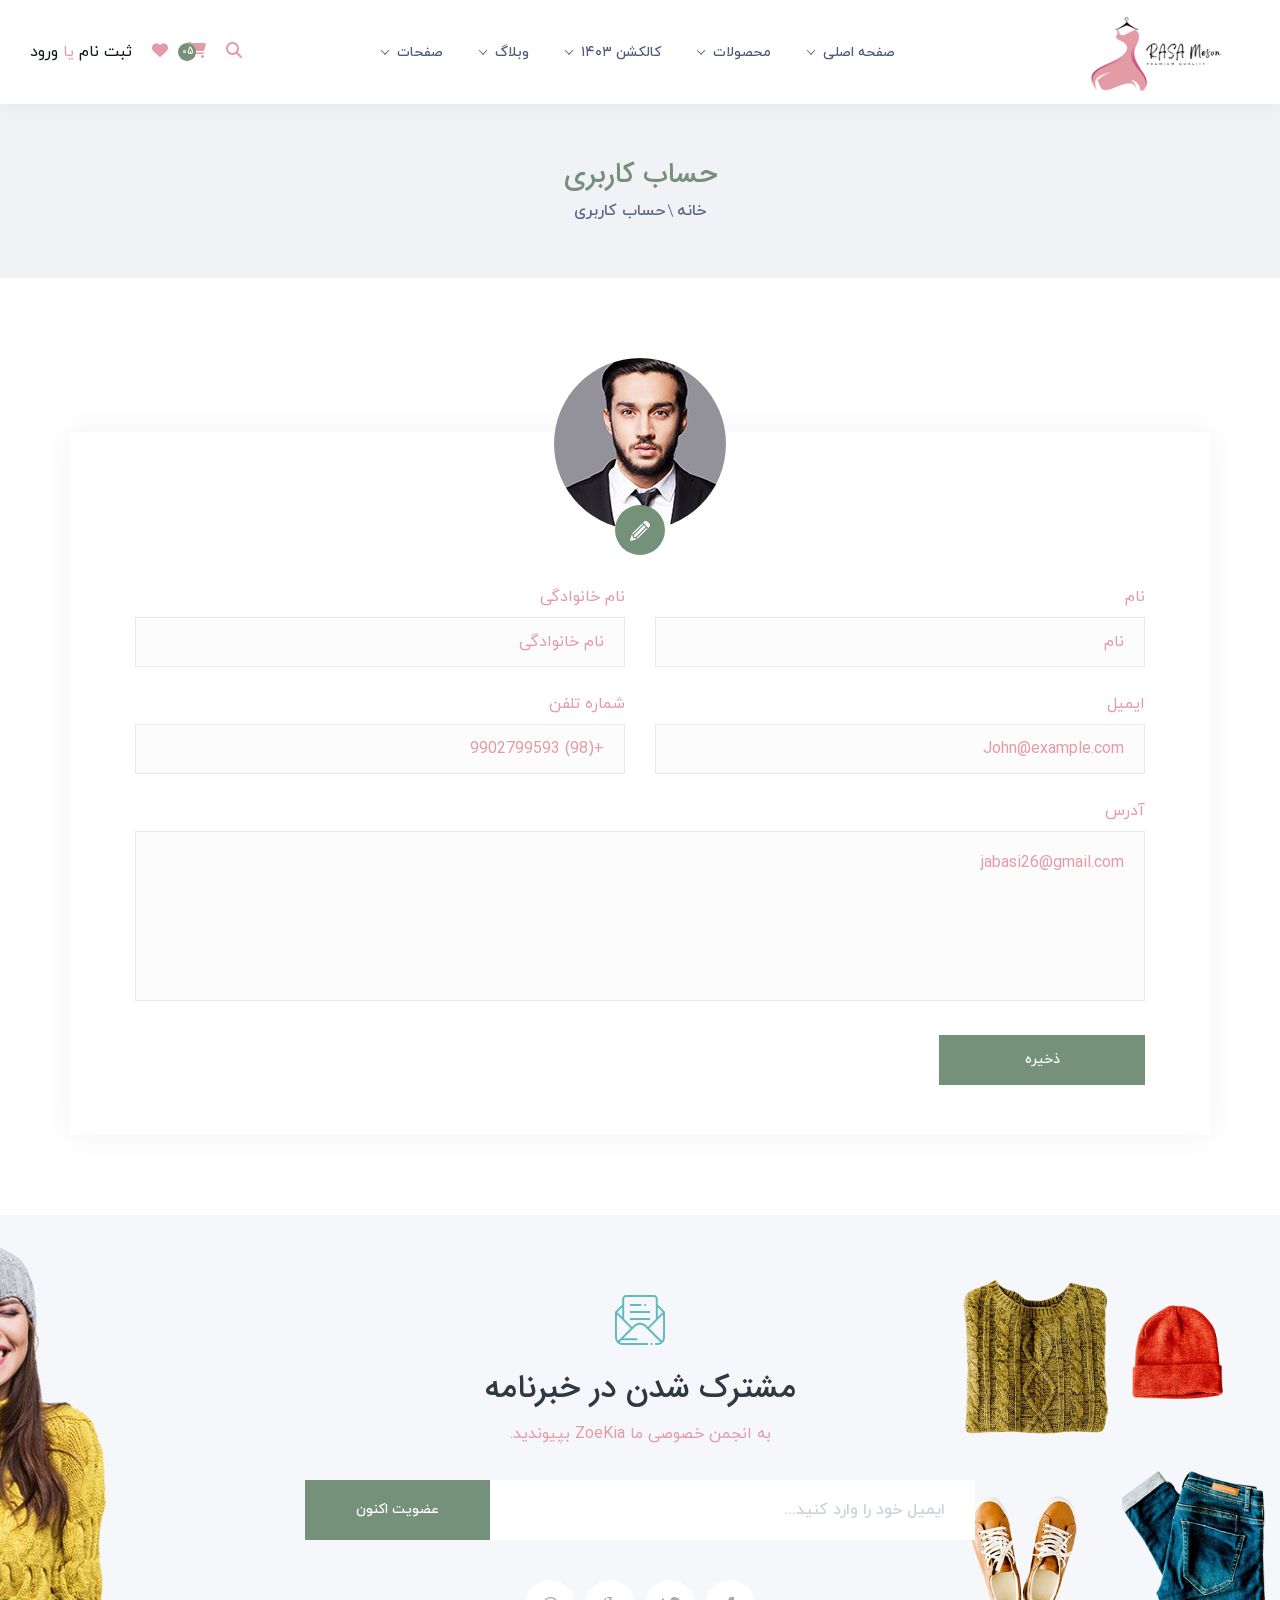
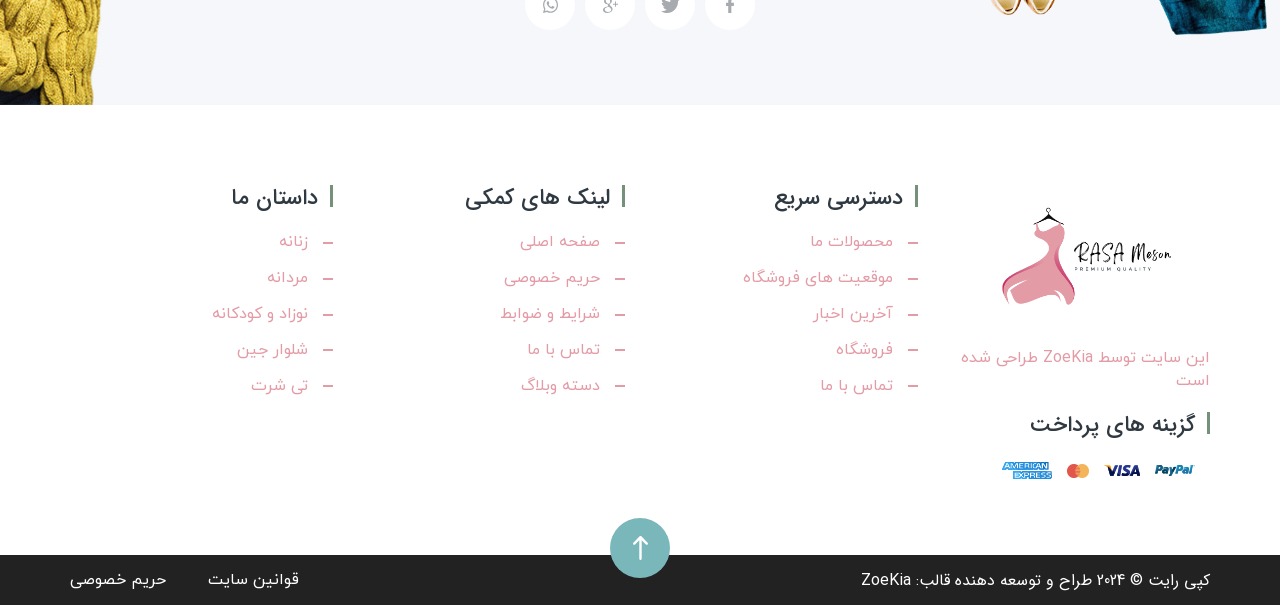
<file: profile.html>
<!doctype html>
<!--[if IE 8]> <html lang="en" class="ie8 no-js"> <![endif]-->
<!--[if IE 9]> <html lang="en" class="ie9 no-js"> <![endif]-->
<!--[if !IE]><!-->
<html lang="en">
<!--<![endif]-->
<!-- Begin Head -->
  
<head>
    <meta charset="utf-8">
    <meta name="viewport" content="width=device-width, initial-scale=1, shrink-to-fit=no">
    <link rel="stylesheet" href="assets/css/bootstrap.min.css" >
    <link rel="stylesheet" href="assets/css/nice-select.css" >
    <link rel="stylesheet" href="assets/css/font.css" >
    <link rel="stylesheet" href="assets/css/swiper-bundle.min.css" >
    <link rel="stylesheet" href="assets/css/comman.css" >
    <link rel="stylesheet" href="https://cdnjs.cloudflare.com/ajax/libs/font-awesome/6.5.1/css/all.min.css" />
    <link rel="stylesheet" href="assets/css/style.css" >
    <!-- Favicon Link -->
    <link rel="shortcut icon" type="image/png" href="assets/img/logo/RASA-logo-copy.png">
    <title> Meson Rasa </title>
</head>
<body>
<!-- main-wrapper start -->
<div class="main-wrapper">
<!-- Preloader Box -->
<div class="preloader-wrapper preloader-active preloader-open">
    <div class="preloader-holder">
        <div class="preloader d-flex justify-content-center align-items-center h-100">
            <span></span>
            <span></span>
            <span></span>
        </div>
    </div>
</div>
    <!-- Search Box -->
<div class="search-main-wrap">
    <div class="search-inner">
        <a href="javascript:void(0);" class="c-search-close">
            <svg viewBox="0 0 413.348 413.348" xmlns="http://www.w3.org/2000/svg"><path d="m413.348 24.354-24.354-24.354-182.32 182.32-182.32-182.32-24.354 24.354 182.32 182.32-182.32 182.32 24.354 24.354 182.32-182.32 182.32 182.32 24.354-24.354-182.32-182.32z"/></svg>
        </a>
        <div class="search-box">
            <form>
                <input type="text" placeholder="جستجو کنید ..."/>
                <button type="submit">
                    <svg xmlns:xlink="http://www.w3.org/1999/xlink" width="17px" height="17px"><path fill-rule="evenodd" fill="rgb(255, 255, 255)" d="M16.337,15.218 C15.846,14.710 15.347,14.210 14.848,13.711 L12.326,11.190 C14.647,7.813 13.433,3.788 10.926,1.947 C8.249,-0.020 4.631,0.233 2.322,2.546 C0.010,4.862 -0.267,8.510 1.664,11.217 C2.621,12.558 4.223,13.526 5.949,13.805 C7.163,14.001 8.993,13.951 10.900,12.633 L10.981,12.724 C11.161,12.925 11.344,13.131 11.537,13.326 C12.605,14.410 13.674,15.490 14.755,16.559 C14.969,16.769 15.226,16.921 15.462,16.974 C15.534,16.991 15.604,16.999 15.674,16.999 C16.017,16.999 16.324,16.804 16.522,16.452 C16.757,16.034 16.690,15.583 16.337,15.218 ZM10.177,4.051 C11.029,4.910 11.496,6.055 11.495,7.273 C11.493,8.489 11.019,9.630 10.162,10.488 C9.308,11.344 8.173,11.815 6.967,11.815 C6.964,11.815 6.961,11.815 6.958,11.815 C5.751,11.813 4.610,11.331 3.748,10.457 C2.891,9.590 2.425,8.452 2.436,7.255 C2.457,4.709 4.449,2.717 6.972,2.717 C6.974,2.717 6.977,2.717 6.979,2.717 C8.189,2.718 9.325,3.192 10.177,4.051 Z"/></svg>
                </button>
            </form>
        </div>
    </div>
</div>
<!-- Header Start -->
<div class="header-main-wrapper header-style1">
    <div class="header-sticky-wrapper">
        <div class="hs-left">
            <div class="hs-left-logo">
                <a href="index.html"><img src="assets/img/logo/RASA-logo-copy.png" alt="logo" class="img-fluid" width="200"></a>
            </div>
        </div>
        <div class="hs-medium custom-scroll">
            <div class="nav-items main-menu-wraper">
                <ul class="menu-list d-xl-flex">
                    <li class="position-relative">
                        <a href="index.html" class="hs-mobile-logo">
                             <img src="assets/img/logo/RASA-logo-copy.png" alt="logo" class="img-fluid">
                        </a>
                        <p class="menu-btn c-toggle-btn sidebar-toggle">
                            <span></span>
                            <span></span>
                            <span></span>
                         </p>
                    </li>
                    <li class="position-relative main">
                        <a href="javascript:void(0);"> صفحه اصلی </a>
                    </li>
                    <li class="position-relative">
                        <a href="javascript:void(0);"> محصولات </a>
                        <div class="drop-menu normal-menu ">
                            <ul class="sub-menu">
                                <li >
                                    <a href="javascript:void(0);"> مجلسی</a>
                                        <ul class="sub-menu">
                                            <li ><a href="product_category.html">کت و شلوار مجلسی</a></li>
                                            <li><a href="product_category.html">لباس مجلسی</a></li>
                                            <li><a href="product_category.html">مانتو</a></li>
                                        </ul>
                                </li>
                            </ul>
                        </div>
                    </li>
                    <li class="position-relative">
                        <a href="javascript:void(0);"> کالکشن ۱۴۰۳ </a>
                        <div class="drop-menu normal-menu ">
                            <ul class="sub-menu">
                                <li>
                                    <a href="javascript:void(0);">اسپرت</a>
                                        <ul class="sub-menu">
                                            <li ><a href="product_category.html">تی شرت </a></li>
                                            <li><a href="product_category.html">پیراهن </a></li>
                                            <li><a href="product_category.html">شلوار </a></li>
                                            <li><a href="product_category.html">ژاکت </a></li>
                                            <li><a href="product_category.html">کت </a></li>                                        </ul>
                                </li>
                            </ul>
                        </div>
                    </li>
                    <li class="position-relative">
                        <a href="javascript:void(0);">وبلاگ </a>
                        <div class="drop-menu normal-menu">
                            <ul class="sub-menu">
                                <li><a href="blog_category.html">دسته بندی وبلاگ </a> </li>                                    
                                <li><a href="blog_single.html">تک نوشته </a> </li>                              
                            </ul>
                        </div>
                    </li>
                    <li class="position-relative">
                        <a href="javascript:void(0);">صفحات </a>
                        <div class="drop-menu normal-menu">
                            <ul class="sub-menu">
                                <li><a href="product_category_sidebar.html">فروشگاه </a> </li>                                    
                                <li><a href="cart.html">سبد خرید </a> </li>                                    
                                <li><a href="product_category.html">محصولات </a> </li>                                    
                                <li><a href="contact.html">تماس با ما </a> </li>                                 
                            </ul>
                        </div>
                    </li>
                </ul>
            </div>
        </div>
        <div class="hs-right">
            <div class="hs-search-cart ">
                <ul class="hs-search-cart-list">
                    <li>
                        <a href="javascript:void(0);" class="hs-search-btn c-search-btn">
                            <i class="fa-solid fa-magnifying-glass"></i>
                        </a>
                    </li>
                    <li class="hs-cart-box cmn-cart-tgl">
                        <a href="javascript:void(0);">
                            <div class="hs-cartbox-inner">
                                <i class="fa-solid fa-cart-shopping"></i>
                                <span class="hs-cart-circle">05</span>
                            </div>                                 
                            <span class="hs-cart-value"></span>
                        </a>
                    </li>
                    <li>
                        <a href="javascript:void(0);" class="menu-btn c-toggle-btn">
                            <span></span>
                            <span></span>
                            <span></span>
                        </a>
                    </li>
                    <li><a href="wishlist.html"><i class="fa-solid fa-heart"></i></a></li>
                    <li id="reg-or-log">
                        <a href="javascript:void(0);" data-toggle="modal" data-target="#register">ثبت نام </a> یا
                        <a href="javascript:void(0);" data-toggle="modal" data-target="#login">ورود </a>
                    </li>
                </ul>
            </div>
        </div>
        
    </div> 
    <div class="bg-overlay sidebar-overlay c-toggle-btn"></div>
</div> 
<!-- Breadcumbs start -->
<div class="e-breadcumb-wrap text-center">
    <h2 class="e-breadcumb-title">حساب کاربری</h2>
    <ul class="e-breadcumb-kist">
        <li>
            <a href="index.html">خانه </a>
        </li>
        <li>
            <a href="javascript:void(0);">حساب کاربری</a>
        </li>
    </ul>
</div>
<!-- Product Category start -->
<div class="e-profile-wrap e-profile-cloth">
    <div class="container">
        <div class="row">
            <div class="col-12">
                <div class="e-profile-inner">
                    <div class="e-profile-img">
                        <div class="e-userpro-img">
                            <img src="assets/images/user_profile.jpg" alt="image">
                            <input type="file" id="user_profile">
                            <label for="user_profile">
                                <span>                                    
                                    <svg version="1.1" xmlns="http://www.w3.org/2000/svg" xmlns:xlink="http://www.w3.org/1999/xlink" x="0px" y="0px" width="20px" height="20px" viewBox="0 0 485.219 485.22" style="enable-background:new 0 0 485.219 485.22;" xml:space="preserve">
                                    <g>
                                        <path fill="#ffffff" d="M467.476,146.438l-21.445,21.455L317.35,39.23l21.445-21.457c23.689-23.692,62.104-23.692,85.795,0l42.886,42.897
                                            C491.133,84.349,491.133,122.748,467.476,146.438z M167.233,403.748c-5.922,5.922-5.922,15.513,0,21.436
                                            c5.925,5.955,15.521,5.955,21.443,0L424.59,189.335l-21.469-21.457L167.233,403.748z M60,296.54c-5.925,5.927-5.925,15.514,0,21.44
                                            c5.922,5.923,15.518,5.923,21.443,0L317.35,82.113L295.914,60.67L60,296.54z M338.767,103.54L102.881,339.421
                                            c-11.845,11.822-11.815,31.041,0,42.886c11.85,11.846,31.038,11.901,42.914-0.032l235.886-235.837L338.767,103.54z
                                                M145.734,446.572c-7.253-7.262-10.749-16.465-12.05-25.948c-3.083,0.476-6.188,0.919-9.36,0.919
                                            c-16.202,0-31.419-6.333-42.881-17.795c-11.462-11.491-17.77-26.687-17.77-42.887c0-2.954,0.443-5.833,0.859-8.703
                                            c-9.803-1.335-18.864-5.629-25.972-12.737c-0.682-0.677-0.917-1.596-1.538-2.338L0,485.216l147.748-36.986
                                            C147.097,447.637,146.36,447.193,145.734,446.572z"></path>
                                    </g>
                                    </svg>
                                </span>
                            </label>
                        </div>
                    </div>
                    <div class="e-profile-box">
                        <div class="row">
                            <div class="col-md-6 ">                                       
                                <div class="e-form-field mb-26">
                                    <label>نام </label>
                                    <input class="e-field-inner require" type="text" placeholder="نام">
                                </div>
                            </div>
                            <div class="col-md-6 ">                                       
                                <div class="e-form-field mb-26">
                                    <label>نام خانوادگی  </label>
                                    <input class="e-field-inner require" type="text" placeholder="نام خانوادگی">
                                </div>
                            </div>
                            <div class="col-md-6 ">                                       
                                <div class="e-form-field mb-26">
                                    <label>ایمیل </label>
                                    <input class="e-field-inner require" type="email" placeholder="John@example.com">
                                </div>
                            </div>
                            <div class="col-md-6 ">                                       
                                <div class="e-form-field mb-26">
                                    <label>شماره تلفن</label>
                                    <input class="e-field-inner require" type="text" placeholder="+(98) 9902799593">
                                </div>
                            </div>                                    
                            <div class="col-md-12">                                       
                                <div class="e-form-field mb-26">
                                    <label>آدرس</label>
                                    <textarea class="e-field-inner require" placeholder="jabasi26@gmail.com"></textarea>
                                </div>
                            </div>
                            <div class="col-md-12">                                       
                                <div class="">
                                    <button type="button" class="e-btn">ذخیره</button>
                                </div>
                            </div>
                        </div>
                    </div>                    
                </div>                    
            </div>          
        </div>
    </div>
</div>

<!-- Newsletter start -->
<section class="e-newsletter-wrap e-newsletter-cloth">
    <div class="container">
        <div class="row">
            <div class="col-12">
                <div class="e-nl-wrap text-center">
                    <span class="e-nl-icon">
                        <svg xmlns:xlink="http://www.w3.org/1999/xlink" width="50px" height="50px"><path fill-rule="evenodd" fill="rgb(96, 186, 190)" d="M47.551,47.888 C47.538,47.901 47.527,47.915 47.514,47.928 C47.483,47.959 47.450,47.987 47.417,48.012 C46.042,49.247 44.225,50.000 42.236,50.000 L40.918,50.000 C40.379,50.000 39.941,49.562 39.941,49.023 C39.941,48.484 40.379,48.046 40.918,48.046 L42.236,48.046 C43.380,48.046 44.446,47.713 45.345,47.141 L29.913,31.708 C27.204,28.999 22.796,28.999 20.087,31.708 L8.438,43.357 L21.484,43.357 C22.023,43.357 22.461,43.794 22.461,44.333 C22.461,44.873 22.023,45.310 21.484,45.310 L6.485,45.310 L4.654,47.141 C5.554,47.713 6.620,48.046 7.764,48.046 L32.220,48.046 C32.759,48.046 33.196,48.484 33.196,49.023 C33.196,49.562 32.759,50.000 32.220,50.000 L7.764,50.000 C3.483,50.000 -0.000,46.517 -0.000,42.236 L-0.000,17.183 C-0.000,16.924 0.103,16.676 0.286,16.493 L7.227,9.552 L7.227,3.906 C7.227,1.752 8.979,-0.000 11.133,-0.000 L38.867,-0.000 C41.021,-0.000 42.773,1.752 42.773,3.906 L42.773,9.601 L49.711,16.490 C49.896,16.673 50.000,16.923 50.000,17.183 L50.000,42.236 C50.000,44.462 49.057,46.471 47.551,47.888 ZM7.227,12.314 L2.358,17.183 L7.227,22.052 L7.227,12.314 ZM1.953,19.541 L1.953,42.236 C1.953,43.592 2.421,44.840 3.203,45.830 L15.723,33.310 L1.953,19.541 ZM40.820,3.906 C40.820,2.829 39.944,1.953 38.867,1.953 L11.133,1.953 C10.056,1.953 9.180,2.829 9.180,3.906 L9.180,24.005 L17.104,31.929 L18.706,30.327 C22.177,26.856 27.823,26.856 31.294,30.327 L32.896,31.929 L40.820,24.005 L40.820,3.906 ZM42.773,12.353 L42.773,22.052 L47.640,17.185 L42.773,12.353 ZM48.047,19.541 L34.277,33.310 L46.797,45.830 C47.579,44.840 48.047,43.592 48.047,42.236 L48.047,19.541 ZM14.798,24.023 C14.798,23.484 15.235,23.046 15.774,23.046 L34.226,23.046 C34.765,23.046 35.202,23.484 35.202,24.023 C35.202,24.562 34.765,24.999 34.226,24.999 L15.774,24.999 C15.235,24.999 14.798,24.562 14.798,24.023 ZM34.226,17.968 L15.774,17.968 C15.235,17.968 14.798,17.531 14.798,16.992 C14.798,16.453 15.235,16.015 15.774,16.015 L34.226,16.015 C34.765,16.015 35.202,16.453 35.202,16.992 C35.202,17.531 34.765,17.968 34.226,17.968 ZM30.110,10.937 C29.853,10.937 29.602,10.833 29.420,10.651 C29.238,10.469 29.134,10.217 29.134,9.960 C29.134,9.704 29.238,9.452 29.420,9.270 C29.602,9.088 29.853,8.984 30.110,8.984 C30.367,8.984 30.619,9.088 30.802,9.270 C30.983,9.452 31.087,9.704 31.087,9.960 C31.087,10.217 30.983,10.469 30.802,10.651 C30.619,10.833 30.367,10.937 30.110,10.937 ZM25.586,10.937 L15.774,10.937 C15.235,10.937 14.798,10.500 14.798,9.960 C14.798,9.422 15.235,8.984 15.774,8.984 L25.586,8.984 C26.125,8.984 26.562,9.422 26.562,9.960 C26.562,10.500 26.125,10.937 25.586,10.937 ZM36.573,48.046 L36.586,48.046 C37.125,48.046 37.562,48.484 37.562,49.023 C37.562,49.562 37.125,50.000 36.586,50.000 L36.573,50.000 C36.034,50.000 35.597,49.562 35.597,49.023 C35.597,48.484 36.034,48.046 36.573,48.046 Z"/></svg>
                    </span>
                    <h2 class="e-nl-title">مشترک شدن در خبرنامه</h2>
                    <p class="e-nl-des">به انجمن خصوصی ما ZoeKia بپیوندید. <br></p>
                    <form>
                        <div class="e-nl-box">
                            <input type="text" placeholder="ایمیل خود را وارد کنید...">
                            <a href="javascript:void(0);" class="e-btn newsletter-btn">عضویت اکنون  </a>
                        </div>
                    </form>
                    <ul class="c-social-list">
                        <li>
                            <a href="javascript:void(0);">
                                <svg xmlns:xlink="http://www.w3.org/1999/xlink" width="8px" height="16px"><path fill-rule="evenodd" fill="rgb(167, 171, 175)" d="M7.700,0.001 L5.781,-0.002 C3.625,-0.002 2.231,1.544 2.231,3.936 L2.231,5.752 L0.301,5.752 C0.134,5.752 -0.001,5.897 -0.001,6.078 L-0.001,8.709 C-0.001,8.889 0.134,9.035 0.301,9.035 L2.231,9.035 L2.231,15.673 C2.231,15.852 2.366,15.999 2.533,15.999 L5.050,15.999 C5.217,15.999 5.352,15.852 5.352,15.673 L5.352,9.035 L7.608,9.035 C7.775,9.035 7.910,8.889 7.910,8.709 L7.911,6.078 C7.911,5.992 7.879,5.909 7.823,5.847 C7.766,5.786 7.690,5.752 7.609,5.752 L5.352,5.752 L5.352,4.212 C5.352,3.473 5.515,3.098 6.406,3.098 L7.700,3.096 C7.866,3.096 8.001,2.950 8.001,2.770 L8.001,0.328 C8.001,0.147 7.866,0.002 7.700,0.001 L7.700,0.001 Z"/></svg>
                            </a>
                        </li>
                        <li>
                            <a href="javascript:void(0);">
                                <svg xmlns="http://www.w3.org/2000/svg" xmlns:xlink="http://www.w3.org/1999/xlink" width="19px" height="16px"><path fill-rule="evenodd" fill="rgb(167, 171, 175)" d="M19.000,1.893 C18.293,2.214 17.540,2.427 16.755,2.531 C17.563,2.030 18.179,1.246 18.469,0.299 C17.716,0.765 16.885,1.093 15.999,1.277 C15.284,0.487 14.265,-0.001 13.154,-0.001 C10.997,-0.001 9.261,1.813 9.261,4.037 C9.261,4.357 9.287,4.665 9.351,4.957 C6.113,4.794 3.248,3.185 1.323,0.734 C0.987,1.339 0.789,2.030 0.789,2.775 C0.789,4.174 1.484,5.413 2.520,6.131 C1.894,6.118 1.280,5.930 0.760,5.633 C0.760,5.646 0.760,5.662 0.760,5.677 C0.760,7.640 2.110,9.269 3.880,9.645 C3.563,9.734 3.218,9.777 2.859,9.777 C2.610,9.777 2.358,9.763 2.122,9.709 C2.626,11.307 4.059,12.482 5.762,12.521 C4.436,13.595 2.754,14.243 0.932,14.243 C0.613,14.243 0.306,14.228 -0.000,14.187 C1.725,15.340 3.770,15.999 5.975,15.999 C13.143,15.999 17.062,9.845 17.062,4.511 C17.062,4.332 17.056,4.160 17.047,3.989 C17.821,3.421 18.470,2.710 19.000,1.893 Z"/></svg>
                            </a>
                        </li>
                        <li>
                            <a href="javascript:void(0);">
                                <svg xmlns="http://www.w3.org/2000/svg" xmlns:xlink="http://www.w3.org/1999/xlink" width="15px" height="16px"><path fill-rule="evenodd" fill="rgb(167, 171, 175)" d="M12.981,7.743 L12.981,9.842 L11.988,9.842 L11.988,7.743 L9.979,7.743 L9.979,6.701 L11.988,6.701 L11.988,4.615 L12.981,4.615 L12.981,6.701 L15.000,6.701 L15.000,7.743 L12.981,7.743 ZM7.490,0.849 C7.951,1.244 8.913,2.079 8.913,3.666 C8.913,5.209 8.071,5.941 7.228,6.629 C6.967,6.900 6.666,7.192 6.666,7.652 C6.666,8.109 6.967,8.360 7.187,8.549 L7.911,9.133 C8.795,9.904 9.597,10.613 9.597,12.055 C9.597,14.017 7.769,15.998 4.316,15.998 C1.404,15.998 -0.000,14.559 -0.000,13.014 C-0.000,12.263 0.361,11.200 1.545,10.468 C2.790,9.676 4.477,9.572 5.381,9.508 C5.099,9.132 4.778,8.736 4.778,8.089 C4.778,7.735 4.879,7.527 4.979,7.276 C4.757,7.297 4.538,7.317 4.337,7.317 C2.209,7.317 1.004,5.668 1.004,4.040 C1.004,3.082 1.425,2.016 2.289,1.244 C3.433,0.264 4.998,-0.002 6.084,-0.002 L10.039,-0.002 L8.733,0.849 L7.490,0.849 ZM3.493,10.428 C3.052,10.594 1.767,11.095 1.767,12.576 C1.767,14.059 3.153,15.123 5.300,15.123 C7.228,15.123 8.253,14.161 8.252,12.870 C8.252,11.802 7.590,11.240 6.063,10.114 C5.903,10.093 5.802,10.093 5.602,10.093 C5.421,10.093 4.337,10.134 3.493,10.428 ZM4.619,0.786 C4.095,0.786 3.534,1.057 3.212,1.475 C2.871,1.914 2.771,2.475 2.771,3.019 C2.771,4.417 3.553,6.733 5.281,6.733 C5.783,6.733 6.323,6.483 6.645,6.149 C7.108,5.667 7.147,5.002 7.147,4.625 C7.147,3.123 6.284,0.786 4.619,0.786 Z"/></svg>
                            </a>
                        </li>
                        <li>
                            <a href="javascript:void(0);">
                                <svg xmlns="http://www.w3.org/2000/svg" xmlns:xlink="http://www.w3.org/1999/xlink" width="15px" height="16px"><path fill-rule="evenodd" fill="rgb(167, 171, 175)" d="M12.814,2.324 C11.404,0.826 9.529,0.000 7.531,-0.001 C3.414,-0.001 0.064,3.556 0.062,7.927 C0.062,9.324 0.406,10.688 1.059,11.890 L-0.000,15.999 L3.959,14.897 C5.050,15.528 6.278,15.861 7.528,15.861 L7.531,15.861 C11.648,15.861 14.998,12.305 15.000,7.933 C15.001,5.815 14.224,3.822 12.814,2.324 L12.814,2.324 ZM7.531,14.523 L7.529,14.523 C6.415,14.522 5.322,14.204 4.369,13.604 L4.143,13.461 L1.793,14.115 L2.420,11.683 L2.272,11.434 C1.651,10.385 1.323,9.173 1.323,7.927 C1.325,4.294 4.110,1.337 7.534,1.337 C9.192,1.338 10.750,2.025 11.922,3.271 C13.094,4.517 13.739,6.172 13.739,7.933 C13.737,11.566 10.953,14.523 7.531,14.523 L7.531,14.523 ZM10.936,9.587 C10.750,9.488 9.832,9.008 9.661,8.943 C9.490,8.876 9.365,8.843 9.241,9.042 C9.117,9.240 8.759,9.686 8.650,9.818 C8.541,9.950 8.433,9.967 8.246,9.868 C8.059,9.769 7.458,9.559 6.745,8.885 C6.190,8.359 5.816,7.710 5.707,7.513 C5.598,7.314 5.706,7.217 5.789,7.108 C5.991,6.842 6.193,6.563 6.255,6.430 C6.318,6.298 6.287,6.183 6.240,6.084 C6.193,5.984 5.820,5.009 5.664,4.612 C5.513,4.226 5.359,4.278 5.245,4.272 C5.136,4.266 5.011,4.265 4.887,4.265 C4.763,4.265 4.560,4.315 4.389,4.513 C4.218,4.712 3.736,5.191 3.736,6.166 C3.736,7.141 4.405,8.083 4.498,8.216 C4.591,8.347 5.814,10.349 7.686,11.206 C8.131,11.411 8.479,11.532 8.750,11.624 C9.197,11.774 9.604,11.753 9.925,11.703 C10.284,11.646 11.029,11.223 11.185,10.760 C11.341,10.297 11.341,9.901 11.294,9.818 C11.247,9.736 11.123,9.686 10.936,9.587 L10.936,9.587 Z"/></svg>
                            </a>
                        </li>
                    </ul>
                </div>
            </div>
        </div>
    </div>
    <div class="newletter-moving-wrap">
        <ul class="newletter-moving-list">
            <li><img src="assets/images/index1/news_move1.png" alt="image" class="img-fluid"></li>
            <li><img src="assets/images/index1/news_move2.png" alt="image" class="img-fluid"></li>
            <li><img src="assets/images/index1/news_move3.png" alt="image" class="img-fluid"></li>
            <li><img src="assets/images/index1/news_move4.png" alt="image" class="img-fluid"></li>
        </ul>        
    </div>
    
</section>

<!-- Footer start -->
<footer class="e-footer-wrap e-footer-cloth">
    <div class="container">
        <div class="e-footer-box">
            <div class="row">
                <div class="col-md-3 col-sm-6">
                    <div class="e-footer-inner">
                        <a href="index.html"><img src="assets/img/logo/RASA-logo-copy.png" alt="logo" class="img-fluid"></a>
                        <p class="efoot-about"> این سایت توسط ZoeKia طراحی شده است</p>
                        <h2 class="efoot-heading">گزینه های پرداخت </h2>
                        <ul class="efoot-payment">
                            <li><a href="shipping_cart.html"><img src="assets/images/index1/payment1.png" alt="payment" class="img-fluid"></a></li>
                            <li><a href="shipping_cart.html"><img src="assets/images/index1/payment2.png" alt="payment" class="img-fluid"></a></li>
                            <li><a href="shipping_cart.html"><img src="assets/images/index1/payment3.png" alt="payment" class="img-fluid"></a></li>
                            <li><a href="shipping_cart.html"><img src="assets/images/index1/payment4.png" alt="payment" class="img-fluid"></a></li>
                        </ul>
                    </div>
                </div>
                <div class="col-md-3 col-sm-6">
                    <div class="e-footer-inner">
                    <h2 class="efoot-heading">دسترسی سریع </h2>
                    <ul class="efoot-list">
                        <li><a href="product_category.html">محصولات ما  </a></li>
                        <li><a href="contact.html">موقعیت های فروشگاه </a></li>
                        <li><a href="blog_single.html">آخرین اخبار </a></li>
                        <li><a href="product_category_sidebar.html">فروشگاه </a></li>                        
                        <li><a href="contact.html">تماس با ما </a></li>
                    </ul>
                    </div>
                </div>
                <div class="col-md-3 col-sm-6">
                    <div class="e-footer-inner">
                    <h2 class="efoot-heading">لینک های کمکی </h2>
                    <ul class="efoot-list">
                        <li><a href="index.html">صفحه اصلی </a></li>
                        <li><a href="privacy_policy.html">حریم خصوصی </a></li>
                        <li><a href="terms.html">شرایط و ضوابط </a></li>
                        <li><a href="contact.html">تماس با ما </a></li>
                        <li><a href="blog_category.html">دسته وبلاگ </a></li>
                    </ul>
                    </div>
                </div>
                <div class="col-md-3 col-sm-6">
                    <div class="e-footer-inner">
                    <h2 class="efoot-heading">داستان ما </h2>
                    <ul class="efoot-list">
                        <li><a href="product_category_sidebar.html">زنانه </a></li>
                        <li><a href="product_category_sidebar.html">مردانه </a></li>
                        <li><a href="product_category_sidebar.html">نوزاد و کودکانه </a></li>
                        <li><a href="product_category_sidebar.html">شلوار جین </a></li>
                        <li><a href="product_category_sidebar.html">تی شرت </a></li>
                    </ul>
                    </div>
                </div>
            </div>
        </div>
    </div>
    <!-- GO To Top -->
    <a href="javascript:void(0);" id="scroll">
        <svg xmlns:xlink="http://www.w3.org/1999/xlink" width="15px" height="24px"><path fill-rule="evenodd" fill="rgb(255, 255, 255)" d="M6.638,0.361 C6.638,0.361 6.637,0.361 6.637,0.362 L0.357,6.757 C-0.114,7.237 -0.112,8.012 0.361,8.489 C0.834,8.966 1.599,8.964 2.069,8.485 L6.285,4.191 L6.285,22.770 C6.285,23.446 6.826,23.994 7.493,23.994 C8.160,23.994 8.701,23.446 8.701,22.770 L8.701,4.191 L12.917,8.485 C13.387,8.964 14.152,8.966 14.625,8.489 C15.098,8.012 15.099,7.237 14.629,6.757 L8.349,0.362 C8.349,0.361 8.348,0.361 8.348,0.361 C7.876,-0.119 7.109,-0.117 6.638,0.361 L6.638,0.361 Z"/></svg>  </a>
</footer>

<!-- Bottom Footer start -->
<div class="e-bfooter-wrap e-bfooter-cloth">            
    <div class="container">            
        <div class="row">
            <div class="col-lg-6">
                <p class="e-footer-text text-center text-lg-left">کپی رایت © 2024     طراح و توسعه دهنده قالب: ZoeKia</p>
            </div>            
            <div class="col-lg-6">
                <ul class="e-bfooter-list">
                    <li><a href="terms.html">قوانین سایت </a></li>
                    <li><a href="privacy_policy.html">حریم خصوصی </a></li>
                </ul>
            </div>
        </div>
    </div>
</div>

</div>
<!-- main-wrapper End -->

<!-- sidebar cart start -->
<div class="sb-cartbox">
    <div class="sb-cartbox-inner">
        <div class="sb-cartbox-header text-center">
            <h4 class="sb-cb-ttl">سبد خرید  ( 5 )</h4>
            <p class="sb-cb-subttl">5 کالای خود را در سبد خرید خود داشته باشید</p>
            <a href="javascript:void(0);" class="sb-cb-close close-box">بستن </a>
        </div> 
        <div class="sb-cartbox-body">
            <ul class="sb-cartbox-list">
                <li>
                    <div class="sc-productwrap">
                        <a href="product_details.html" class="sc-product-thumb">
                            <img src="assets/images/index1/shopcart01.jpg" alt="محصول" class="img-fluid">
                        </a>
                        <div class="sc-product-details">
                            <a href="product_details.html" class="sc-product-ttl">کت کلاه دار خاکستری مشکی</a>
                            <p class="sc-product-sz">اندازه: متوسط </p>
                        </div>
                    </div> 
                    <div class="sc-quantity">
                        1X <span class="sc-price"> 120000 تومان</span>                                                                
                    </div>
                    <a href="javascript:void(0);" class="sc-produc-remove">
                        <img src="assets/images/index1/svg/cut.svg" alt="icon">
                    </a>
                </li>
                <li>
                    <div class="sc-productwrap">
                        <a href="product_details.html" class="sc-product-thumb">
                            <img src="assets/images/index1/shopcart02.jpg" alt="محصول" class="img-fluid">
                        </a>
                        <div class="sc-product-details">
                            <a href="product_details.html" class="sc-product-ttl">کت بچه دار زرد</a>
                            <p class="sc-product-sz">اندازه: متوسط </p>
                        </div>
                    </div> 
                    <div class="sc-quantity">
                        1X <span class="sc-price"> 860000 تومان</span>                                                                
                    </div>
                    <a href="javascript:void(0);" class="sc-produc-remove">
                        <img src="assets/images/index1/svg/cut.svg" alt="icon">
                    </a>
                </li>
                <li>
                    <div class="sc-productwrap">
                        <a href="product_details.html" class="sc-product-thumb">
                            <img src="assets/images/index1/shopcart03.jpg" alt="محصول" class="img-fluid">
                        </a>
                        <div class="sc-product-details">
                            <a href="product_details.html" class="sc-product-ttl">کت بچه دار زرد</a>
                            <p class="sc-product-sz">اندازه: متوسط </p>
                        </div>
                    </div> 
                    <div class="sc-quantity">
                        1X <span class="sc-price"> 190000 تومان</span>                                                                
                    </div>
                    <a href="javascript:void(0);" class="sc-produc-remove">
                        <img src="assets/images/index1/svg/cut.svg" alt="icon">
                    </a>
                </li>
                <li>
                    <div class="sc-productwrap">
                        <a href="product_details.html" class="sc-product-thumb">
                            <img src="assets/images/index1/shopcart04.jpg" alt="محصول" class="img-fluid">
                        </a>
                        <div class="sc-product-details">
                            <a href="product_details.html" class="sc-product-ttl">کت بمب افکن سیاه</a>
                            <p class="sc-product-sz">اندازه: متوسط </p>
                        </div>
                    </div> 
                    <div class="sc-quantity">
                        1X <span class="sc-price"> 29000 تومان</span>                                                                
                    </div>
                    <a href="javascript:void(0);" class="sc-produc-remove">
                        <img src="assets/images/index1/svg/cut.svg" alt="icon">
                    </a>
                </li>
                <li>
                    <div class="sc-productwrap">
                        <a href="product_details.html" class="sc-product-thumb">
                            <img src="assets/images/index1/shopcart05.jpg" alt="محصول" class="img-fluid">
                        </a>
                        <div class="sc-product-details">
                            <a href="product_details.html" class="sc-product-ttl">ژاکت بادکنک آستین کامل</a>
                            <p class="sc-product-sz">اندازه: متوسط </p>
                        </div>
                    </div> 
                    <div class="sc-quantity">
                        1X <span class="sc-price"> 320000 تومان</span>                                                                
                    </div>
                    <a href="javascript:void(0);" class="sc-produc-remove">
                        <img src="assets/images/index1/svg/cut.svg" alt="icon">
                    </a>
                </li>
            </ul>
        </div> 
        <div class="sb-cartbox-footer">
            <div class="sb-cartbox-total">
                <strong>مجموع سبد:</strong>
                <span class="sb-cartbox-amount">859000 تومان</span>
            </div>
            <div class="sb-cartbox-btn">
                <a href="cart.html" class="e-btn">سبد خرید </a>
                <a href="shipping_cart.html" class="e-btn">پرداخت </a>
            </div>
        </div> 
    </div>   
</div>
<div class="bg-overlay cb-overlay cmn-cart-tgl"></div>

<!-- Login form start -->  
    <!-- The Modal -->
    <div class="e-autho-model modal fade" id="login">
        <div class="modal-dialog modal-dialog-centered">
        <div class="modal-content">        
            <!-- Modal body -->
            <div class="modal-body">
            <div class="modal-inner">
                <div class="row">
                    <div class="col-md-12">
                        <div class="modal-inner-box">
                            <div class="autho-model-header text-center">
                                <a href="javascript:void(0);"><img src="assets/images/index1/big_logo.png" alt="logo" class="img-fluid"></a>
                                <p class="autho-model-sttl">لورم ایپسوم متن ساختگی با تولید سادگی نامفهوم از صنعت چاپ و با استفاده از طراحان گرافیک است. چاپگرها و متون بلکه روزنامه و مجله در ستون و سطرآنچنان که لازم است.</p>
                                <h2 class="autho-model-ttl">ورود </h2>
                            </div>
                            
                            <div class="autho-model-filed">
                                <form>
                                    <div class="row">                                        
                                        <div class="col-md-12">                                       
                                            <div class="e-form-field mb-20">
                                                <label>ایمیل </label>
                                                <input class="e-field-inner" type="email">
                                            </div>
                                        </div>
                                        <div class="col-md-12">                                       
                                            <div class="e-form-field mb-20">
                                                <label>رمز عبور </label>
                                                <input class="e-field-inner" type="Password">
                                            </div>
                                        </div> 
                                        <div class="col-md-12">                                       
                                            <div class="e-form-field mb-20">
                                                <ul class="e-rememberforgot-list">
                                                    <li>
                                                        <div class="e-checkbox-wrap">
                                                            <input class="e-checkbox-input" type="checkbox" id="remember_me">
                                                            <label for="remember_me" class="e-checkbox">مرا به خاطر بسپار </label>
                                                        </div>
                                                    </li>
                                                    <li><a href="forgot_password.html" class="e-comn-link">فراموشی رمز عبور؟ </a></li>
                                                </ul>                                            
                                            </div>
                                        </div> 
                                        <div class="col-md-12">                                       
                                            <div class="">
                                                <a href="index.html" class="e-btn">ورود </a>
                                            </div>
                                        </div>
                                    </div>
                                </form>
                            </div>
                        </div>
                        
                    </div>
                </div>
            </div>
            <button type="button" class="autho-close" data-dismiss="modal">&times;</button>
            </div>         
        </div>
        </div>
    </div>

<!-- Register form start -->  
    <!-- The Modal -->
    <div class="e-autho-model modal fade" id="register">
      <div class="modal-dialog modal-dialog-centered">
        <div class="modal-content">        
          <!-- Modal body -->
          <div class="modal-body">
            <div class="modal-inner">
                <div class="row">
                    <!-- <div class="col-md-5">
                        left
                    </div> -->
                    <div class="col-md-12">
                        <div class="modal-inner-box">
                            <div class="autho-model-header text-center">
                                <a href="javascript:void(0);"><img src="assets/images/index1/big_logo.png" alt="logo" class="img-fluid"></a>
                                <p class="autho-model-sttl">لورم ایپسوم متن ساختگی با تولید سادگی نامفهوم از صنعت چاپ و با استفاده از طراحان گرافیک است. چاپگرها و متون بلکه روزنامه و مجله در ستون و سطرآنچنان که لازم است.</p>
                                <h2 class="autho-model-ttl">ثبت نام </h2>
                            </div>
                            
                            <div class="autho-model-filed">
                                <form>
                                    <div class="row">                                        
                                        <div class="col-md-12">                                       
                                            <div class="e-form-field mb-20">
                                                <label>نام </label>
                                                <input class="e-field-inner" type="text">
                                            </div>
                                        </div>
                                        <div class="col-md-12">                                       
                                            <div class="e-form-field mb-20">
                                                <label>ایمیل </label>
                                                <input class="e-field-inner" type="email">
                                            </div>
                                        </div>
                                        <div class="col-md-12">                                       
                                            <div class="e-form-field mb-20">
                                                <label>رمز عبور </label>
                                                <input class="e-field-inner" type="Password">
                                            </div>
                                        </div> 
                                        <div class="col-md-12">                                       
                                            <div class="">
                                                <a href="index.html" class="e-btn">ثبت نام </a>
                                            </div>
                                        </div>
                                    </div>
                                </form>
                            </div>
                        </div>
                        
                    </div>
                </div>
            </div>
            <button type="button" class="autho-close" data-dismiss="modal">&times;</button>
          </div>         
        </div>
      </div>
    </div>


    <!-- jQuery and Bootstrap Bundle (includes Popper) -->
    <script src="assets/js/jquery.min.js"></script>
    <script src="assets/js/bootstrap.bundle.min.js"></script>
    <script src="assets/js/SmoothScroll.min.js"></script>
    <script src="assets/js/jquery.nice-select.min.js"></script>
    <script src="assets/js/custom.js"></script>
</body>

</html>
</file>
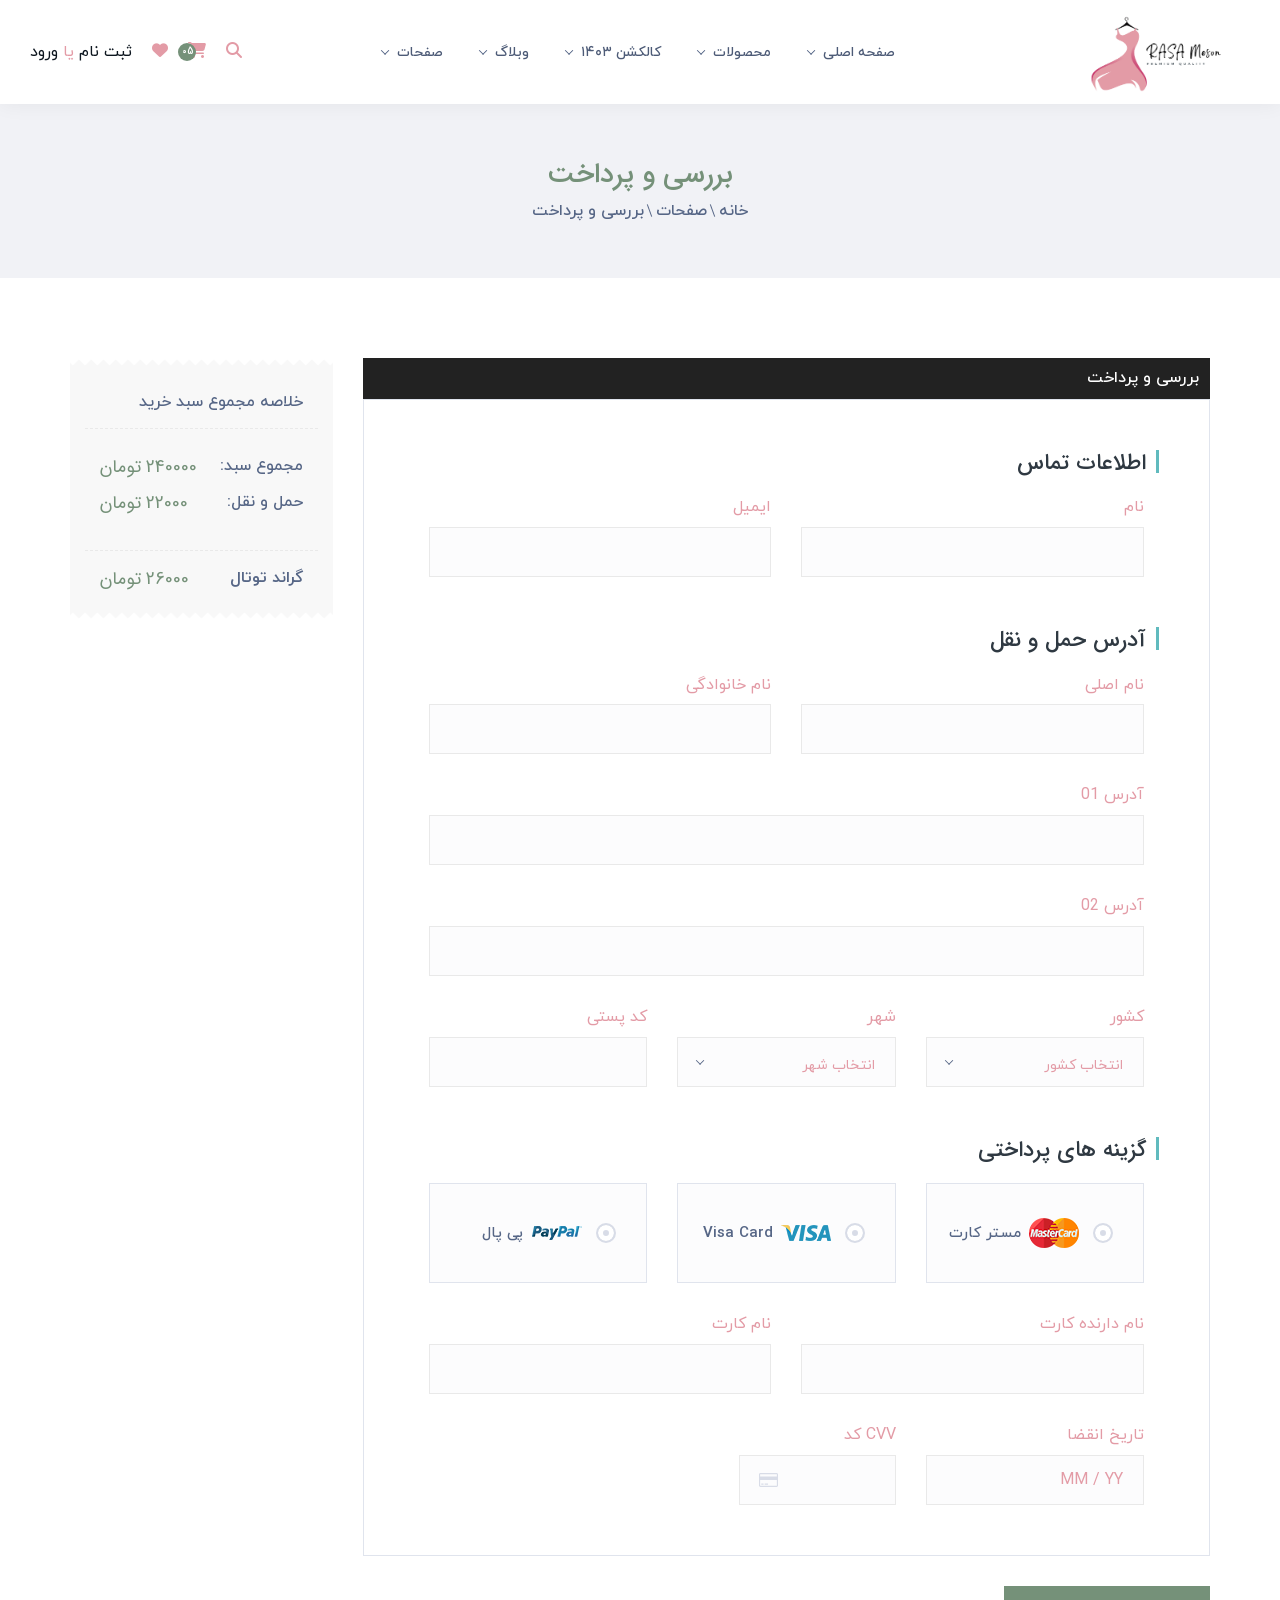
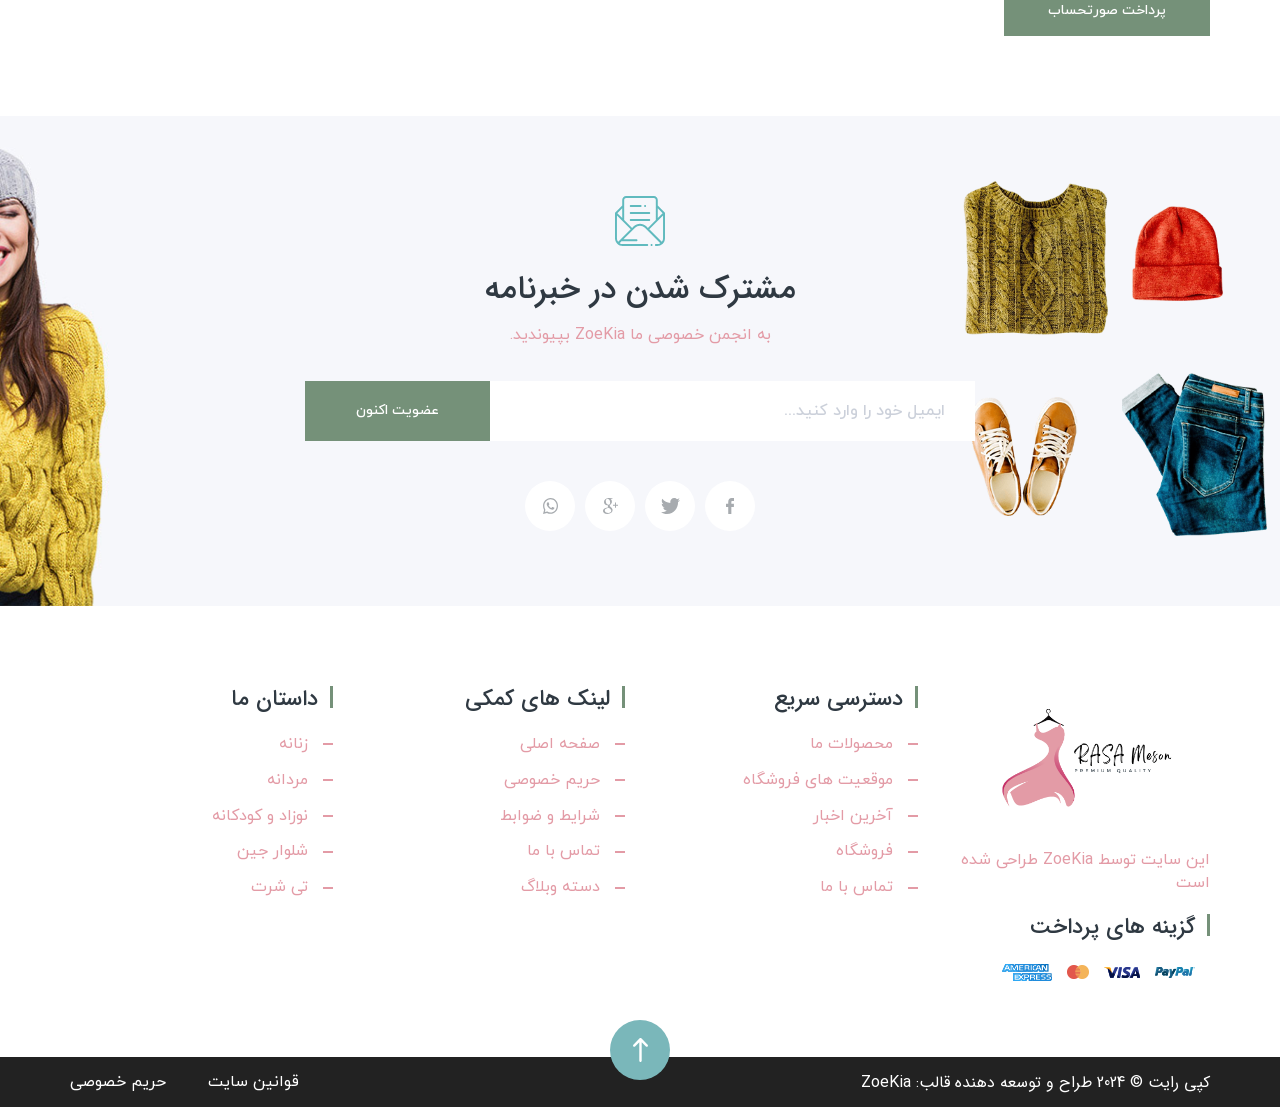
<file: shipping_cart.html>
<!doctype html>
<!--[if IE 8]> <html lang="en" class="ie8 no-js"> <![endif]-->
<!--[if IE 9]> <html lang="en" class="ie9 no-js"> <![endif]-->
<!--[if !IE]><!-->
<html lang="en">
<!--<![endif]-->
<!-- Begin Head -->
  
<head>
    <meta charset="utf-8">
    <meta name="viewport" content="width=device-width, initial-scale=1, shrink-to-fit=no">
    <link rel="stylesheet" href="assets/css/bootstrap.min.css" >
    <link rel="stylesheet" href="assets/css/nice-select.css" >
    <link rel="stylesheet" href="assets/css/font.css" >
    <link rel="stylesheet" href="assets/css/swiper-bundle.min.css" >
    <link rel="stylesheet" href="assets/css/comman.css" >
    <link rel="stylesheet" href="https://cdnjs.cloudflare.com/ajax/libs/font-awesome/6.5.1/css/all.min.css" />
    <link rel="stylesheet" href="assets/css/style.css" >
    <!-- Favicon Link -->
    <link rel="shortcut icon" type="image/png" href="assets/img/logo/RASA-logo-copy.png">
    <title> Meson Rasa </title>
</head>
<body>
<!-- main-wrapper start -->
<div class="main-wrapper">
<!-- Preloader Box -->
<div class="preloader-wrapper preloader-active preloader-open">
    <div class="preloader-holder">
        <div class="preloader d-flex justify-content-center align-items-center h-100">
            <span></span>
            <span></span>
            <span></span>
        </div>
    </div>
</div>
    <!-- Search Box -->
<div class="search-main-wrap">
    <div class="search-inner">
        <a href="javascript:void(0);" class="c-search-close">
            <svg viewBox="0 0 413.348 413.348" xmlns="http://www.w3.org/2000/svg"><path d="m413.348 24.354-24.354-24.354-182.32 182.32-182.32-182.32-24.354 24.354 182.32 182.32-182.32 182.32 24.354 24.354 182.32-182.32 182.32 182.32 24.354-24.354-182.32-182.32z"/></svg>
        </a>
        <div class="search-box">
            <form>
                <input type="text" placeholder="جستجو کنید ..."/>
                <button type="submit">
                    <svg xmlns:xlink="http://www.w3.org/1999/xlink" width="17px" height="17px"><path fill-rule="evenodd" fill="rgb(255, 255, 255)" d="M16.337,15.218 C15.846,14.710 15.347,14.210 14.848,13.711 L12.326,11.190 C14.647,7.813 13.433,3.788 10.926,1.947 C8.249,-0.020 4.631,0.233 2.322,2.546 C0.010,4.862 -0.267,8.510 1.664,11.217 C2.621,12.558 4.223,13.526 5.949,13.805 C7.163,14.001 8.993,13.951 10.900,12.633 L10.981,12.724 C11.161,12.925 11.344,13.131 11.537,13.326 C12.605,14.410 13.674,15.490 14.755,16.559 C14.969,16.769 15.226,16.921 15.462,16.974 C15.534,16.991 15.604,16.999 15.674,16.999 C16.017,16.999 16.324,16.804 16.522,16.452 C16.757,16.034 16.690,15.583 16.337,15.218 ZM10.177,4.051 C11.029,4.910 11.496,6.055 11.495,7.273 C11.493,8.489 11.019,9.630 10.162,10.488 C9.308,11.344 8.173,11.815 6.967,11.815 C6.964,11.815 6.961,11.815 6.958,11.815 C5.751,11.813 4.610,11.331 3.748,10.457 C2.891,9.590 2.425,8.452 2.436,7.255 C2.457,4.709 4.449,2.717 6.972,2.717 C6.974,2.717 6.977,2.717 6.979,2.717 C8.189,2.718 9.325,3.192 10.177,4.051 Z"/></svg>
                </button>
            </form>
        </div>
    </div>
</div>
<div class="header-main-wrapper header-style1">
    <div class="header-sticky-wrapper">
        <div class="hs-left">
            <div class="hs-left-logo">
                <a href="index.html"><img src="assets/img/logo/RASA-logo-copy.png" alt="logo" class="img-fluid" width="200"></a>
            </div>
        </div>
        <div class="hs-medium custom-scroll">
            <div class="nav-items main-menu-wraper">
                <ul class="menu-list d-xl-flex">
                    <li class="position-relative">
                        <a href="index.html" class="hs-mobile-logo">
                             <img src="assets/img/logo/RASA-logo-copy.png" alt="logo" class="img-fluid">
                        </a>
                        <p class="menu-btn c-toggle-btn sidebar-toggle">
                            <span></span>
                            <span></span>
                            <span></span>
                         </p>
                    </li>
                    <li class="position-relative main">
                        <a href="javascript:void(0);"> صفحه اصلی </a>
                    </li>
                    <li class="position-relative">
                        <a href="javascript:void(0);"> محصولات </a>
                        <div class="drop-menu normal-menu ">
                            <ul class="sub-menu">
                                <li >
                                    <a href="javascript:void(0);"> مجلسی</a>
                                        <ul class="sub-menu">
                                            <li ><a href="product_category.html">کت و شلوار مجلسی</a></li>
                                            <li><a href="product_category.html">لباس مجلسی</a></li>
                                            <li><a href="product_category.html">مانتو</a></li>
                                        </ul>
                                </li>
                            </ul>
                        </div>
                    </li>
                    <li class="position-relative">
                        <a href="javascript:void(0);"> کالکشن ۱۴۰۳ </a>
                        <div class="drop-menu normal-menu ">
                            <ul class="sub-menu">
                                <li>
                                    <a href="javascript:void(0);">اسپرت</a>
                                        <ul class="sub-menu">
                                            <li ><a href="product_category.html">تی شرت </a></li>
                                            <li><a href="product_category.html">پیراهن </a></li>
                                            <li><a href="product_category.html">شلوار </a></li>
                                            <li><a href="product_category.html">ژاکت </a></li>
                                            <li><a href="product_category.html">کت </a></li>                                        </ul>
                                </li>
                            </ul>
                        </div>
                    </li>
                    <li class="position-relative">
                        <a href="javascript:void(0);">وبلاگ </a>
                        <div class="drop-menu normal-menu">
                            <ul class="sub-menu">
                                <li><a href="blog_category.html">دسته بندی وبلاگ </a> </li>                                    
                                <li><a href="blog_single.html">تک نوشته </a> </li>                              
                            </ul>
                        </div>
                    </li>
                    <li class="position-relative">
                        <a href="javascript:void(0);">صفحات </a>
                        <div class="drop-menu normal-menu">
                            <ul class="sub-menu">
                                <li><a href="product_category_sidebar.html">فروشگاه </a> </li>                                    
                                <li><a href="cart.html">سبد خرید </a> </li>                                    
                                <li><a href="product_category.html">محصولات </a> </li>                                    
                                <li><a href="contact.html">تماس با ما </a> </li>                                 
                            </ul>
                        </div>
                    </li>
                </ul>
            </div>
        </div>
        <div class="hs-right">
            <div class="hs-search-cart ">
                <ul class="hs-search-cart-list">
                    <li>
                        <a href="javascript:void(0);" class="hs-search-btn c-search-btn">
                            <i class="fa-solid fa-magnifying-glass"></i>
                        </a>
                    </li>
                    <li class="hs-cart-box cmn-cart-tgl">
                        <a href="javascript:void(0);">
                            <div class="hs-cartbox-inner">
                                <i class="fa-solid fa-cart-shopping"></i>
                                <span class="hs-cart-circle">05</span>
                            </div>                                 
                            <span class="hs-cart-value"></span>
                        </a>
                    </li>
                    <li>
                        <a href="javascript:void(0);" class="menu-btn c-toggle-btn">
                            <span></span>
                            <span></span>
                            <span></span>
                        </a>
                    </li>
                    <li><a href="wishlist.html"><i class="fa-solid fa-heart"></i></a></li>
                    <li id="reg-or-log">
                        <a href="javascript:void(0);" data-toggle="modal" data-target="#register">ثبت نام </a> یا
                        <a href="javascript:void(0);" data-toggle="modal" data-target="#login">ورود </a>
                    </li>
                </ul>
            </div>
        </div>
        
    </div> 
    <div class="bg-overlay sidebar-overlay c-toggle-btn"></div>
</div> 
<!-- Breadcumbs start -->
<div class="e-breadcumb-wrap text-center">
    <h2 class="e-breadcumb-title">بررسی و پرداخت</h2>
    <ul class="e-breadcumb-kist">
        <li>
            <a href="index.html">خانه </a>
        </li>
        <li>
            <a href="javascript:void(0);"> صفحات </a>
        </li>
        <li>
            <a href="javascript:void(0);"> بررسی و پرداخت </a>
        </li>
    </ul>
</div>
<!-- Product Category start -->
<section class="e-checkout-wrap">
    <div class="container">
        <div class="row">
            <div class="col-xl-9 col-lg-12">
                <div class="e-checkout-sec mb-80"> 
                    <div class="cmn-ck-wrap mb-30">
                        <div class="cmn-ck-header">
                            <h2 class="cmn-ck-heading">بررسی و پرداخت </h2>
                        </div> 
                        <div class="cmn-ck-body">
                            <div class="cmn-ck-box mb-20">
                                <h4 class="cmn-brdr-ttle mb-20">اطلاعات تماس</h4>                                
                                <div class="row">
                                    <div class="col-md-6">                                       
                                        <div class="e-form-field mb-30">
                                            <label>نام </label>
                                            <input class="e-field-inner" type="text">
                                        </div>
                                    </div>
                                    <div class="col-md-6">                                       
                                        <div class="e-form-field mb-30">
                                            <label>ایمیل </label>
                                            <input class="e-field-inner" type="email">
                                        </div>
                                    </div>
                                </div>
                            </div>
                            <div class="cmn-ck-box mb-20">
                                <h4 class="cmn-brdr-ttle mb-20">آدرس حمل و نقل</h4>                                
                                <div class="row">
                                    <div class="col-md-6">                                       
                                        <div class="e-form-field mb-30">
                                            <label>نام اصلی </label>
                                            <input class="e-field-inner" type="text">
                                        </div>
                                    </div>
                                    <div class="col-md-6">                                       
                                        <div class="e-form-field mb-30">
                                            <label>نام خانوادگی </label>
                                            <input class="e-field-inner" type="text">
                                        </div>
                                    </div>
                                    <div class="col-md-12">                                       
                                        <div class="e-form-field mb-30">
                                            <label>آدرس 01</label>
                                            <input class="e-field-inner" type="text">
                                        </div>
                                    </div>
                                    <div class="col-md-12">                                       
                                        <div class="e-form-field mb-30">
                                            <label>آدرس 02</label>
                                            <input class="e-field-inner" type="text">
                                        </div>
                                    </div>
                                    <div class="col-md-4">                                       
                                        <div class="e-form-field mb-30">
                                            <label>کشور</label>                                           
                                            <select class="e-field-inner e-field-select">
                                                <option data-display="انتخاب کشور">انتخاب کشور خود</option>
                                                <option value="1">ایران</option>
                                                <option value="2">کانادا</option>
                                                <option value="3">آمریکا</option>
                                                <option value="4">هندی</option>
                                                <option value="5">استرالیا</option>
                                            </select>
                                        </div>
                                    </div>
                                    <div class="col-md-4">                                       
                                        <div class="e-form-field mb-30">
                                            <label>شهر</label>
                                            <select class="e-field-inner e-field-select">
                                                <option data-display="انتخاب شهر">انتخاب شهر</option>
                                                <option value="1">ارومیه</option>
                                                <option value="2">تبریز</option>
                                                <option value="3">تهران</option>
                                                <option value="4">بیهار</option>
                                                <option value="5">کرج</option>
                                            </select>
                                        </div>
                                    </div>
                                    <div class="col-md-4">                                       
                                        <div class="e-form-field mb-30">
                                            <label>کد پستی</label>
                                            <input class="e-field-inner" type="text">
                                        </div>
                                    </div>
                                </div>
                            </div>
                            <div class="cmn-ck-box">
                                <h4 class="cmn-brdr-ttle mb-20">گزینه های پرداختی</h4>                                
                                <div class="row">
                                    <div class="col-lg-4 col-md-6">                                       
                                        <div class=" mb-30">
                                            <input type="radio" name="payment" id="payment1" class="cstm-fileinput">
                                            <label for="payment1" class="pay-checkbox">
                                                <span class="pay-circle"></span>
                                                <img src="assets/images/index1/mastercard.png" alt="image">
                                                مستر کارت
                                            </label> 
                                        </div>
                                    </div>
                                    <div class="col-lg-4 col-md-6">                                       
                                        <div class=" mb-30">
                                            <input type="radio" name="payment" id="payment2" class="cstm-fileinput">
                                            <label for="payment2" class="pay-checkbox">
                                                <span class="pay-circle"></span>
                                                <img src="assets/images/index1/visa.png" alt="image">
                                                Visa Card
                                            </label> 
                                        </div>
                                    </div>
                                    <div class="col-lg-4 col-md-6">                                       
                                        <div class=" mb-30">
                                            <input type="radio" name="payment" id="payment3" class="cstm-fileinput">
                                            <label for="payment3" class="pay-checkbox">
                                                <span class="pay-circle"></span>
                                                <img src="assets/images/index1/paypal.png" alt="image">
                                                پی پال
                                            </label> 
                                        </div>
                                    </div>
                                    <div class="col-md-6">                                       
                                        <div class="e-form-field mb-30">
                                            <label>نام دارنده کارت </label>
                                            <input class="e-field-inner" type="text">
                                        </div>
                                    </div>
                                    <div class="col-md-6">                                       
                                        <div class="e-form-field mb-30">
                                            <label>نام کارت </label>
                                            <input class="e-field-inner" type="text">
                                        </div>
                                    </div> 
                                    <div class="col-lg-4 col-md-6">                                       
                                        <div class="e-form-field mb-30">
                                            <label>تاریخ انقضا</label>
                                            <input class="e-field-inner" type="text" placeholder="MM / YY">
                                        </div>
                                    </div> 
                                    <div class="col-lg-3 col-md-6">                                       
                                        <div class="e-form-field mb-30">
                                            <label>CVV کد</label>
                                            <div class="e-form-fieldicon position-relative">
                                                <input class="e-field-inner" type="text">                                            
                                                <img src="assets/images/index1/svg/ccv.svg" alt="edit" class="ccv-icon">
                                            </div>
                                        </div>
                                    </div>                                        
                                </div>
                            </div>
                        </div>
                    </div>                    
                    <a href="javascript:void(0);" class="e-btn">پرداخت صورتحساب </a>
                </div>                      
            </div>            
            <div class="col-xl-3 col-lg-12">
                <div class="e-shopcart-sidebar mb-80">
                    <div class="e-totalsumry mb-30">
                        <div class="e-totalsumry-header">
                            <h2 class="e-totalsumry-ttl">خلاصه مجموع سبد خرید</h2>
                        </div>
                        <div class="e-totalsumry-body">
                            <ul class="e-totalsumry-list">
                                <li>
                                    <span class="ts-list-head">مجموع سبد:</span>
                                    <span class="ts-list-shead">240000 تومان</span>
                                </li>
                                <li>
                                    <span class="ts-list-head">حمل و نقل: </span>
                                    <span class="ts-list-shead">22000 تومان</span>
                                </li>
                            </ul>
                            <!-- <a href="javascript:void(0);" class="ts-chngadd">Change Address
                                <img src="assets/images/index1/svg/edit.svg" alt="edit">
                            </a> -->
                        </div>  
                        <div class="e-totalsumry-fotr">
                            <ul class="e-totalsumry-list total">
                                <li>
                                    <span class="ts-list-head">گراند توتال</span>
                                    <span class="ts-list-shead">26000 تومان</span>
                                </li>
                            </ul>
                        </div>  
                    </div> 
                </div>                      
            </div>            
        </div>
    </div>
</section>

<!-- Newsletter start -->
<section class="e-newsletter-wrap e-newsletter-cloth">
    <div class="container">
        <div class="row">
            <div class="col-12">
                <div class="e-nl-wrap text-center">
                    <span class="e-nl-icon">
                        <svg xmlns:xlink="http://www.w3.org/1999/xlink" width="50px" height="50px"><path fill-rule="evenodd" fill="rgb(96, 186, 190)" d="M47.551,47.888 C47.538,47.901 47.527,47.915 47.514,47.928 C47.483,47.959 47.450,47.987 47.417,48.012 C46.042,49.247 44.225,50.000 42.236,50.000 L40.918,50.000 C40.379,50.000 39.941,49.562 39.941,49.023 C39.941,48.484 40.379,48.046 40.918,48.046 L42.236,48.046 C43.380,48.046 44.446,47.713 45.345,47.141 L29.913,31.708 C27.204,28.999 22.796,28.999 20.087,31.708 L8.438,43.357 L21.484,43.357 C22.023,43.357 22.461,43.794 22.461,44.333 C22.461,44.873 22.023,45.310 21.484,45.310 L6.485,45.310 L4.654,47.141 C5.554,47.713 6.620,48.046 7.764,48.046 L32.220,48.046 C32.759,48.046 33.196,48.484 33.196,49.023 C33.196,49.562 32.759,50.000 32.220,50.000 L7.764,50.000 C3.483,50.000 -0.000,46.517 -0.000,42.236 L-0.000,17.183 C-0.000,16.924 0.103,16.676 0.286,16.493 L7.227,9.552 L7.227,3.906 C7.227,1.752 8.979,-0.000 11.133,-0.000 L38.867,-0.000 C41.021,-0.000 42.773,1.752 42.773,3.906 L42.773,9.601 L49.711,16.490 C49.896,16.673 50.000,16.923 50.000,17.183 L50.000,42.236 C50.000,44.462 49.057,46.471 47.551,47.888 ZM7.227,12.314 L2.358,17.183 L7.227,22.052 L7.227,12.314 ZM1.953,19.541 L1.953,42.236 C1.953,43.592 2.421,44.840 3.203,45.830 L15.723,33.310 L1.953,19.541 ZM40.820,3.906 C40.820,2.829 39.944,1.953 38.867,1.953 L11.133,1.953 C10.056,1.953 9.180,2.829 9.180,3.906 L9.180,24.005 L17.104,31.929 L18.706,30.327 C22.177,26.856 27.823,26.856 31.294,30.327 L32.896,31.929 L40.820,24.005 L40.820,3.906 ZM42.773,12.353 L42.773,22.052 L47.640,17.185 L42.773,12.353 ZM48.047,19.541 L34.277,33.310 L46.797,45.830 C47.579,44.840 48.047,43.592 48.047,42.236 L48.047,19.541 ZM14.798,24.023 C14.798,23.484 15.235,23.046 15.774,23.046 L34.226,23.046 C34.765,23.046 35.202,23.484 35.202,24.023 C35.202,24.562 34.765,24.999 34.226,24.999 L15.774,24.999 C15.235,24.999 14.798,24.562 14.798,24.023 ZM34.226,17.968 L15.774,17.968 C15.235,17.968 14.798,17.531 14.798,16.992 C14.798,16.453 15.235,16.015 15.774,16.015 L34.226,16.015 C34.765,16.015 35.202,16.453 35.202,16.992 C35.202,17.531 34.765,17.968 34.226,17.968 ZM30.110,10.937 C29.853,10.937 29.602,10.833 29.420,10.651 C29.238,10.469 29.134,10.217 29.134,9.960 C29.134,9.704 29.238,9.452 29.420,9.270 C29.602,9.088 29.853,8.984 30.110,8.984 C30.367,8.984 30.619,9.088 30.802,9.270 C30.983,9.452 31.087,9.704 31.087,9.960 C31.087,10.217 30.983,10.469 30.802,10.651 C30.619,10.833 30.367,10.937 30.110,10.937 ZM25.586,10.937 L15.774,10.937 C15.235,10.937 14.798,10.500 14.798,9.960 C14.798,9.422 15.235,8.984 15.774,8.984 L25.586,8.984 C26.125,8.984 26.562,9.422 26.562,9.960 C26.562,10.500 26.125,10.937 25.586,10.937 ZM36.573,48.046 L36.586,48.046 C37.125,48.046 37.562,48.484 37.562,49.023 C37.562,49.562 37.125,50.000 36.586,50.000 L36.573,50.000 C36.034,50.000 35.597,49.562 35.597,49.023 C35.597,48.484 36.034,48.046 36.573,48.046 Z"/></svg>
                    </span>
                    <h2 class="e-nl-title">مشترک شدن در خبرنامه</h2>
                    <p class="e-nl-des">به انجمن خصوصی ما ZoeKia بپیوندید. <br></p>
                    <form>
                        <div class="e-nl-box">
                            <input type="text" placeholder="ایمیل خود را وارد کنید...">
                            <a href="javascript:void(0);" class="e-btn newsletter-btn">عضویت اکنون  </a>
                        </div>
                    </form>
                    <ul class="c-social-list">
                        <li>
                            <a href="javascript:void(0);">
                                <svg xmlns:xlink="http://www.w3.org/1999/xlink" width="8px" height="16px"><path fill-rule="evenodd" fill="rgb(167, 171, 175)" d="M7.700,0.001 L5.781,-0.002 C3.625,-0.002 2.231,1.544 2.231,3.936 L2.231,5.752 L0.301,5.752 C0.134,5.752 -0.001,5.897 -0.001,6.078 L-0.001,8.709 C-0.001,8.889 0.134,9.035 0.301,9.035 L2.231,9.035 L2.231,15.673 C2.231,15.852 2.366,15.999 2.533,15.999 L5.050,15.999 C5.217,15.999 5.352,15.852 5.352,15.673 L5.352,9.035 L7.608,9.035 C7.775,9.035 7.910,8.889 7.910,8.709 L7.911,6.078 C7.911,5.992 7.879,5.909 7.823,5.847 C7.766,5.786 7.690,5.752 7.609,5.752 L5.352,5.752 L5.352,4.212 C5.352,3.473 5.515,3.098 6.406,3.098 L7.700,3.096 C7.866,3.096 8.001,2.950 8.001,2.770 L8.001,0.328 C8.001,0.147 7.866,0.002 7.700,0.001 L7.700,0.001 Z"/></svg>
                            </a>
                        </li>
                        <li>
                            <a href="javascript:void(0);">
                                <svg xmlns="http://www.w3.org/2000/svg" xmlns:xlink="http://www.w3.org/1999/xlink" width="19px" height="16px"><path fill-rule="evenodd" fill="rgb(167, 171, 175)" d="M19.000,1.893 C18.293,2.214 17.540,2.427 16.755,2.531 C17.563,2.030 18.179,1.246 18.469,0.299 C17.716,0.765 16.885,1.093 15.999,1.277 C15.284,0.487 14.265,-0.001 13.154,-0.001 C10.997,-0.001 9.261,1.813 9.261,4.037 C9.261,4.357 9.287,4.665 9.351,4.957 C6.113,4.794 3.248,3.185 1.323,0.734 C0.987,1.339 0.789,2.030 0.789,2.775 C0.789,4.174 1.484,5.413 2.520,6.131 C1.894,6.118 1.280,5.930 0.760,5.633 C0.760,5.646 0.760,5.662 0.760,5.677 C0.760,7.640 2.110,9.269 3.880,9.645 C3.563,9.734 3.218,9.777 2.859,9.777 C2.610,9.777 2.358,9.763 2.122,9.709 C2.626,11.307 4.059,12.482 5.762,12.521 C4.436,13.595 2.754,14.243 0.932,14.243 C0.613,14.243 0.306,14.228 -0.000,14.187 C1.725,15.340 3.770,15.999 5.975,15.999 C13.143,15.999 17.062,9.845 17.062,4.511 C17.062,4.332 17.056,4.160 17.047,3.989 C17.821,3.421 18.470,2.710 19.000,1.893 Z"/></svg>
                            </a>
                        </li>
                        <li>
                            <a href="javascript:void(0);">
                                <svg xmlns="http://www.w3.org/2000/svg" xmlns:xlink="http://www.w3.org/1999/xlink" width="15px" height="16px"><path fill-rule="evenodd" fill="rgb(167, 171, 175)" d="M12.981,7.743 L12.981,9.842 L11.988,9.842 L11.988,7.743 L9.979,7.743 L9.979,6.701 L11.988,6.701 L11.988,4.615 L12.981,4.615 L12.981,6.701 L15.000,6.701 L15.000,7.743 L12.981,7.743 ZM7.490,0.849 C7.951,1.244 8.913,2.079 8.913,3.666 C8.913,5.209 8.071,5.941 7.228,6.629 C6.967,6.900 6.666,7.192 6.666,7.652 C6.666,8.109 6.967,8.360 7.187,8.549 L7.911,9.133 C8.795,9.904 9.597,10.613 9.597,12.055 C9.597,14.017 7.769,15.998 4.316,15.998 C1.404,15.998 -0.000,14.559 -0.000,13.014 C-0.000,12.263 0.361,11.200 1.545,10.468 C2.790,9.676 4.477,9.572 5.381,9.508 C5.099,9.132 4.778,8.736 4.778,8.089 C4.778,7.735 4.879,7.527 4.979,7.276 C4.757,7.297 4.538,7.317 4.337,7.317 C2.209,7.317 1.004,5.668 1.004,4.040 C1.004,3.082 1.425,2.016 2.289,1.244 C3.433,0.264 4.998,-0.002 6.084,-0.002 L10.039,-0.002 L8.733,0.849 L7.490,0.849 ZM3.493,10.428 C3.052,10.594 1.767,11.095 1.767,12.576 C1.767,14.059 3.153,15.123 5.300,15.123 C7.228,15.123 8.253,14.161 8.252,12.870 C8.252,11.802 7.590,11.240 6.063,10.114 C5.903,10.093 5.802,10.093 5.602,10.093 C5.421,10.093 4.337,10.134 3.493,10.428 ZM4.619,0.786 C4.095,0.786 3.534,1.057 3.212,1.475 C2.871,1.914 2.771,2.475 2.771,3.019 C2.771,4.417 3.553,6.733 5.281,6.733 C5.783,6.733 6.323,6.483 6.645,6.149 C7.108,5.667 7.147,5.002 7.147,4.625 C7.147,3.123 6.284,0.786 4.619,0.786 Z"/></svg>
                            </a>
                        </li>
                        <li>
                            <a href="javascript:void(0);">
                                <svg xmlns="http://www.w3.org/2000/svg" xmlns:xlink="http://www.w3.org/1999/xlink" width="15px" height="16px"><path fill-rule="evenodd" fill="rgb(167, 171, 175)" d="M12.814,2.324 C11.404,0.826 9.529,0.000 7.531,-0.001 C3.414,-0.001 0.064,3.556 0.062,7.927 C0.062,9.324 0.406,10.688 1.059,11.890 L-0.000,15.999 L3.959,14.897 C5.050,15.528 6.278,15.861 7.528,15.861 L7.531,15.861 C11.648,15.861 14.998,12.305 15.000,7.933 C15.001,5.815 14.224,3.822 12.814,2.324 L12.814,2.324 ZM7.531,14.523 L7.529,14.523 C6.415,14.522 5.322,14.204 4.369,13.604 L4.143,13.461 L1.793,14.115 L2.420,11.683 L2.272,11.434 C1.651,10.385 1.323,9.173 1.323,7.927 C1.325,4.294 4.110,1.337 7.534,1.337 C9.192,1.338 10.750,2.025 11.922,3.271 C13.094,4.517 13.739,6.172 13.739,7.933 C13.737,11.566 10.953,14.523 7.531,14.523 L7.531,14.523 ZM10.936,9.587 C10.750,9.488 9.832,9.008 9.661,8.943 C9.490,8.876 9.365,8.843 9.241,9.042 C9.117,9.240 8.759,9.686 8.650,9.818 C8.541,9.950 8.433,9.967 8.246,9.868 C8.059,9.769 7.458,9.559 6.745,8.885 C6.190,8.359 5.816,7.710 5.707,7.513 C5.598,7.314 5.706,7.217 5.789,7.108 C5.991,6.842 6.193,6.563 6.255,6.430 C6.318,6.298 6.287,6.183 6.240,6.084 C6.193,5.984 5.820,5.009 5.664,4.612 C5.513,4.226 5.359,4.278 5.245,4.272 C5.136,4.266 5.011,4.265 4.887,4.265 C4.763,4.265 4.560,4.315 4.389,4.513 C4.218,4.712 3.736,5.191 3.736,6.166 C3.736,7.141 4.405,8.083 4.498,8.216 C4.591,8.347 5.814,10.349 7.686,11.206 C8.131,11.411 8.479,11.532 8.750,11.624 C9.197,11.774 9.604,11.753 9.925,11.703 C10.284,11.646 11.029,11.223 11.185,10.760 C11.341,10.297 11.341,9.901 11.294,9.818 C11.247,9.736 11.123,9.686 10.936,9.587 L10.936,9.587 Z"/></svg>
                            </a>
                        </li>
                    </ul>
                </div>
            </div>
        </div>
    </div>
    <div class="newletter-moving-wrap">
        <ul class="newletter-moving-list">
            <li><img src="assets/images/index1/news_move1.png" alt="image" class="img-fluid"></li>
            <li><img src="assets/images/index1/news_move2.png" alt="image" class="img-fluid"></li>
            <li><img src="assets/images/index1/news_move3.png" alt="image" class="img-fluid"></li>
            <li><img src="assets/images/index1/news_move4.png" alt="image" class="img-fluid"></li>
        </ul>        
    </div>
    
</section>

<!-- Footer start -->
<footer class="e-footer-wrap e-footer-cloth">
    <div class="container">
        <div class="e-footer-box">
            <div class="row">
                <div class="col-md-3 col-sm-6">
                    <div class="e-footer-inner">
                        <a href="index.html"><img src="assets/img/logo/RASA-logo-copy.png" alt="logo" class="img-fluid"></a>
                        <p class="efoot-about"> این سایت توسط ZoeKia طراحی شده است</p>
                        <h2 class="efoot-heading">گزینه های پرداخت </h2>
                        <ul class="efoot-payment">
                            <li><a href="shipping_cart.html"><img src="assets/images/index1/payment1.png" alt="payment" class="img-fluid"></a></li>
                            <li><a href="shipping_cart.html"><img src="assets/images/index1/payment2.png" alt="payment" class="img-fluid"></a></li>
                            <li><a href="shipping_cart.html"><img src="assets/images/index1/payment3.png" alt="payment" class="img-fluid"></a></li>
                            <li><a href="shipping_cart.html"><img src="assets/images/index1/payment4.png" alt="payment" class="img-fluid"></a></li>
                        </ul>
                    </div>
                </div>
                <div class="col-md-3 col-sm-6">
                    <div class="e-footer-inner">
                    <h2 class="efoot-heading">دسترسی سریع </h2>
                    <ul class="efoot-list">
                        <li><a href="product_category.html">محصولات ما  </a></li>
                        <li><a href="contact.html">موقعیت های فروشگاه </a></li>
                        <li><a href="blog_single.html">آخرین اخبار </a></li>
                        <li><a href="product_category_sidebar.html">فروشگاه </a></li>                        
                        <li><a href="contact.html">تماس با ما </a></li>
                    </ul>
                    </div>
                </div>
                <div class="col-md-3 col-sm-6">
                    <div class="e-footer-inner">
                    <h2 class="efoot-heading">لینک های کمکی </h2>
                    <ul class="efoot-list">
                        <li><a href="index.html">صفحه اصلی </a></li>
                        <li><a href="privacy_policy.html">حریم خصوصی </a></li>
                        <li><a href="terms.html">شرایط و ضوابط </a></li>
                        <li><a href="contact.html">تماس با ما </a></li>
                        <li><a href="blog_category.html">دسته وبلاگ </a></li>
                    </ul>
                    </div>
                </div>
                <div class="col-md-3 col-sm-6">
                    <div class="e-footer-inner">
                    <h2 class="efoot-heading">داستان ما </h2>
                    <ul class="efoot-list">
                        <li><a href="product_category_sidebar.html">زنانه </a></li>
                        <li><a href="product_category_sidebar.html">مردانه </a></li>
                        <li><a href="product_category_sidebar.html">نوزاد و کودکانه </a></li>
                        <li><a href="product_category_sidebar.html">شلوار جین </a></li>
                        <li><a href="product_category_sidebar.html">تی شرت </a></li>
                    </ul>
                    </div>
                </div>
            </div>
        </div>
    </div>
    <!-- GO To Top -->
    <a href="javascript:void(0);" id="scroll">
        <svg xmlns:xlink="http://www.w3.org/1999/xlink" width="15px" height="24px"><path fill-rule="evenodd" fill="rgb(255, 255, 255)" d="M6.638,0.361 C6.638,0.361 6.637,0.361 6.637,0.362 L0.357,6.757 C-0.114,7.237 -0.112,8.012 0.361,8.489 C0.834,8.966 1.599,8.964 2.069,8.485 L6.285,4.191 L6.285,22.770 C6.285,23.446 6.826,23.994 7.493,23.994 C8.160,23.994 8.701,23.446 8.701,22.770 L8.701,4.191 L12.917,8.485 C13.387,8.964 14.152,8.966 14.625,8.489 C15.098,8.012 15.099,7.237 14.629,6.757 L8.349,0.362 C8.349,0.361 8.348,0.361 8.348,0.361 C7.876,-0.119 7.109,-0.117 6.638,0.361 L6.638,0.361 Z"/></svg>  </a>
</footer>

<!-- Bottom Footer start -->
<div class="e-bfooter-wrap e-bfooter-cloth">            
    <div class="container">            
        <div class="row">
            <div class="col-lg-6">
                <p class="e-footer-text text-center text-lg-left">کپی رایت © 2024     طراح و توسعه دهنده قالب: ZoeKia</p>
            </div>            
            <div class="col-lg-6">
                <ul class="e-bfooter-list">
                    <li><a href="terms.html">قوانین سایت </a></li>
                    <li><a href="privacy_policy.html">حریم خصوصی </a></li>
                </ul>
            </div>
        </div>
    </div>
</div>

</div>
<!-- main-wrapper End -->

<!-- sidebar cart start -->
<div class="sb-cartbox">
    <div class="sb-cartbox-inner">
        <div class="sb-cartbox-header text-center">
            <h4 class="sb-cb-ttl">سبد خرید  ( 5 )</h4>
            <p class="sb-cb-subttl">5 کالای خود را در سبد خرید خود داشته باشید</p>
            <a href="javascript:void(0);" class="sb-cb-close close-box">بستن </a>
        </div> 
        <div class="sb-cartbox-body">
            <ul class="sb-cartbox-list">
                <li>
                    <div class="sc-productwrap">
                        <a href="product_details.html" class="sc-product-thumb">
                            <img src="assets/images/index1/shopcart01.jpg" alt="محصول" class="img-fluid">
                        </a>
                        <div class="sc-product-details">
                            <a href="product_details.html" class="sc-product-ttl">کت کلاه دار خاکستری مشکی</a>
                            <p class="sc-product-sz">اندازه: متوسط </p>
                        </div>
                    </div> 
                    <div class="sc-quantity">
                        1X <span class="sc-price"> 120000 تومان</span>                                                                
                    </div>
                    <a href="javascript:void(0);" class="sc-produc-remove">
                        <img src="assets/images/index1/svg/cut.svg" alt="icon">
                    </a>
                </li>
                <li>
                    <div class="sc-productwrap">
                        <a href="product_details.html" class="sc-product-thumb">
                            <img src="assets/images/index1/shopcart02.jpg" alt="محصول" class="img-fluid">
                        </a>
                        <div class="sc-product-details">
                            <a href="product_details.html" class="sc-product-ttl">کت بچه دار زرد</a>
                            <p class="sc-product-sz">اندازه: متوسط </p>
                        </div>
                    </div> 
                    <div class="sc-quantity">
                        1X <span class="sc-price"> 860000 تومان</span>                                                                
                    </div>
                    <a href="javascript:void(0);" class="sc-produc-remove">
                        <img src="assets/images/index1/svg/cut.svg" alt="icon">
                    </a>
                </li>
                <li>
                    <div class="sc-productwrap">
                        <a href="product_details.html" class="sc-product-thumb">
                            <img src="assets/images/index1/shopcart03.jpg" alt="محصول" class="img-fluid">
                        </a>
                        <div class="sc-product-details">
                            <a href="product_details.html" class="sc-product-ttl">کت بچه دار زرد</a>
                            <p class="sc-product-sz">اندازه: متوسط </p>
                        </div>
                    </div> 
                    <div class="sc-quantity">
                        1X <span class="sc-price"> 190000 تومان</span>                                                                
                    </div>
                    <a href="javascript:void(0);" class="sc-produc-remove">
                        <img src="assets/images/index1/svg/cut.svg" alt="icon">
                    </a>
                </li>
                <li>
                    <div class="sc-productwrap">
                        <a href="product_details.html" class="sc-product-thumb">
                            <img src="assets/images/index1/shopcart04.jpg" alt="محصول" class="img-fluid">
                        </a>
                        <div class="sc-product-details">
                            <a href="product_details.html" class="sc-product-ttl">کت بمب افکن سیاه</a>
                            <p class="sc-product-sz">اندازه: متوسط </p>
                        </div>
                    </div> 
                    <div class="sc-quantity">
                        1X <span class="sc-price"> 29000 تومان</span>                                                                
                    </div>
                    <a href="javascript:void(0);" class="sc-produc-remove">
                        <img src="assets/images/index1/svg/cut.svg" alt="icon">
                    </a>
                </li>
                <li>
                    <div class="sc-productwrap">
                        <a href="product_details.html" class="sc-product-thumb">
                            <img src="assets/images/index1/shopcart05.jpg" alt="محصول" class="img-fluid">
                        </a>
                        <div class="sc-product-details">
                            <a href="product_details.html" class="sc-product-ttl">ژاکت بادکنک آستین کامل</a>
                            <p class="sc-product-sz">اندازه: متوسط </p>
                        </div>
                    </div> 
                    <div class="sc-quantity">
                        1X <span class="sc-price"> 320000 تومان</span>                                                                
                    </div>
                    <a href="javascript:void(0);" class="sc-produc-remove">
                        <img src="assets/images/index1/svg/cut.svg" alt="icon">
                    </a>
                </li>
            </ul>
        </div> 
        <div class="sb-cartbox-footer">
            <div class="sb-cartbox-total">
                <strong>مجموع سبد:</strong>
                <span class="sb-cartbox-amount">859000 تومان</span>
            </div>
            <div class="sb-cartbox-btn">
                <a href="cart.html" class="e-btn">سبد خرید </a>
                <a href="shipping_cart.html" class="e-btn">پرداخت </a>
            </div>
        </div> 
    </div>   
</div>
<div class="bg-overlay cb-overlay cmn-cart-tgl"></div>

<!-- Login form start -->  
    <!-- The Modal -->
    <div class="e-autho-model modal fade" id="login">
        <div class="modal-dialog modal-dialog-centered">
        <div class="modal-content">        
            <!-- Modal body -->
            <div class="modal-body">
            <div class="modal-inner">
                <div class="row">
                    <div class="col-md-12">
                        <div class="modal-inner-box">
                            <div class="autho-model-header text-center">
                                <a href="javascript:void(0);"><img src="assets/images/index1/big_logo.png" alt="logo" class="img-fluid"></a>
                                <p class="autho-model-sttl">لورم ایپسوم متن ساختگی با تولید سادگی نامفهوم از صنعت چاپ و با استفاده از طراحان گرافیک است. چاپگرها و متون بلکه روزنامه و مجله در ستون و سطرآنچنان که لازم است.</p>
                                <h2 class="autho-model-ttl">ورود </h2>
                            </div>
                            
                            <div class="autho-model-filed">
                                <form>
                                    <div class="row">                                        
                                        <div class="col-md-12">                                       
                                            <div class="e-form-field mb-20">
                                                <label>ایمیل </label>
                                                <input class="e-field-inner" type="email">
                                            </div>
                                        </div>
                                        <div class="col-md-12">                                       
                                            <div class="e-form-field mb-20">
                                                <label>رمز عبور </label>
                                                <input class="e-field-inner" type="Password">
                                            </div>
                                        </div> 
                                        <div class="col-md-12">                                       
                                            <div class="e-form-field mb-20">
                                                <ul class="e-rememberforgot-list">
                                                    <li>
                                                        <div class="e-checkbox-wrap">
                                                            <input class="e-checkbox-input" type="checkbox" id="remember_me">
                                                            <label for="remember_me" class="e-checkbox">مرا به خاطر بسپار </label>
                                                        </div>
                                                    </li>
                                                    <li><a href="forgot_password.html" class="e-comn-link">فراموشی رمز عبور؟ </a></li>
                                                </ul>                                            
                                            </div>
                                        </div> 
                                        <div class="col-md-12">                                       
                                            <div class="">
                                                <a href="index.html" class="e-btn">ورود </a>
                                            </div>
                                        </div>
                                    </div>
                                </form>
                            </div>
                        </div>
                        
                    </div>
                </div>
            </div>
            <button type="button" class="autho-close" data-dismiss="modal">&times;</button>
            </div>         
        </div>
        </div>
    </div>

<!-- Register form start -->  
    <!-- The Modal -->
    <div class="e-autho-model modal fade" id="register">
      <div class="modal-dialog modal-dialog-centered">
        <div class="modal-content">        
          <!-- Modal body -->
          <div class="modal-body">
            <div class="modal-inner">
                <div class="row">
                    <!-- <div class="col-md-5">
                        left
                    </div> -->
                    <div class="col-md-12">
                        <div class="modal-inner-box">
                            <div class="autho-model-header text-center">
                                <a href="javascript:void(0);"><img src="assets/images/index1/big_logo.png" alt="logo" class="img-fluid"></a>
                                <p class="autho-model-sttl">لورم ایپسوم متن ساختگی با تولید سادگی نامفهوم از صنعت چاپ و با استفاده از طراحان گرافیک است. چاپگرها و متون بلکه روزنامه و مجله در ستون و سطرآنچنان که لازم است.</p>
                                <h2 class="autho-model-ttl">ثبت نام </h2>
                            </div>
                            
                            <div class="autho-model-filed">
                                <form>
                                    <div class="row">                                        
                                        <div class="col-md-12">                                       
                                            <div class="e-form-field mb-20">
                                                <label>نام </label>
                                                <input class="e-field-inner" type="text">
                                            </div>
                                        </div>
                                        <div class="col-md-12">                                       
                                            <div class="e-form-field mb-20">
                                                <label>ایمیل </label>
                                                <input class="e-field-inner" type="email">
                                            </div>
                                        </div>
                                        <div class="col-md-12">                                       
                                            <div class="e-form-field mb-20">
                                                <label>رمز عبور </label>
                                                <input class="e-field-inner" type="Password">
                                            </div>
                                        </div> 
                                        <div class="col-md-12">                                       
                                            <div class="">
                                                <a href="index.html" class="e-btn">ثبت نام </a>
                                            </div>
                                        </div>
                                    </div>
                                </form>
                            </div>
                        </div>
                        
                    </div>
                </div>
            </div>
            <button type="button" class="autho-close" data-dismiss="modal">&times;</button>
          </div>         
        </div>
      </div>
    </div>


    <!-- jQuery and Bootstrap Bundle (includes Popper) -->
    <script src="assets/js/jquery.min.js"></script>
    <script src="assets/js/bootstrap.bundle.min.js"></script>
    <script src="assets/js/SmoothScroll.min.js"></script>
    <script src="assets/js/jquery.nice-select.min.js"></script>
    <script src="assets/js/isotope.pkgd.min.js"></script>
    <script src="assets/js/custom.js"></script>
</body>

</html>
</file>
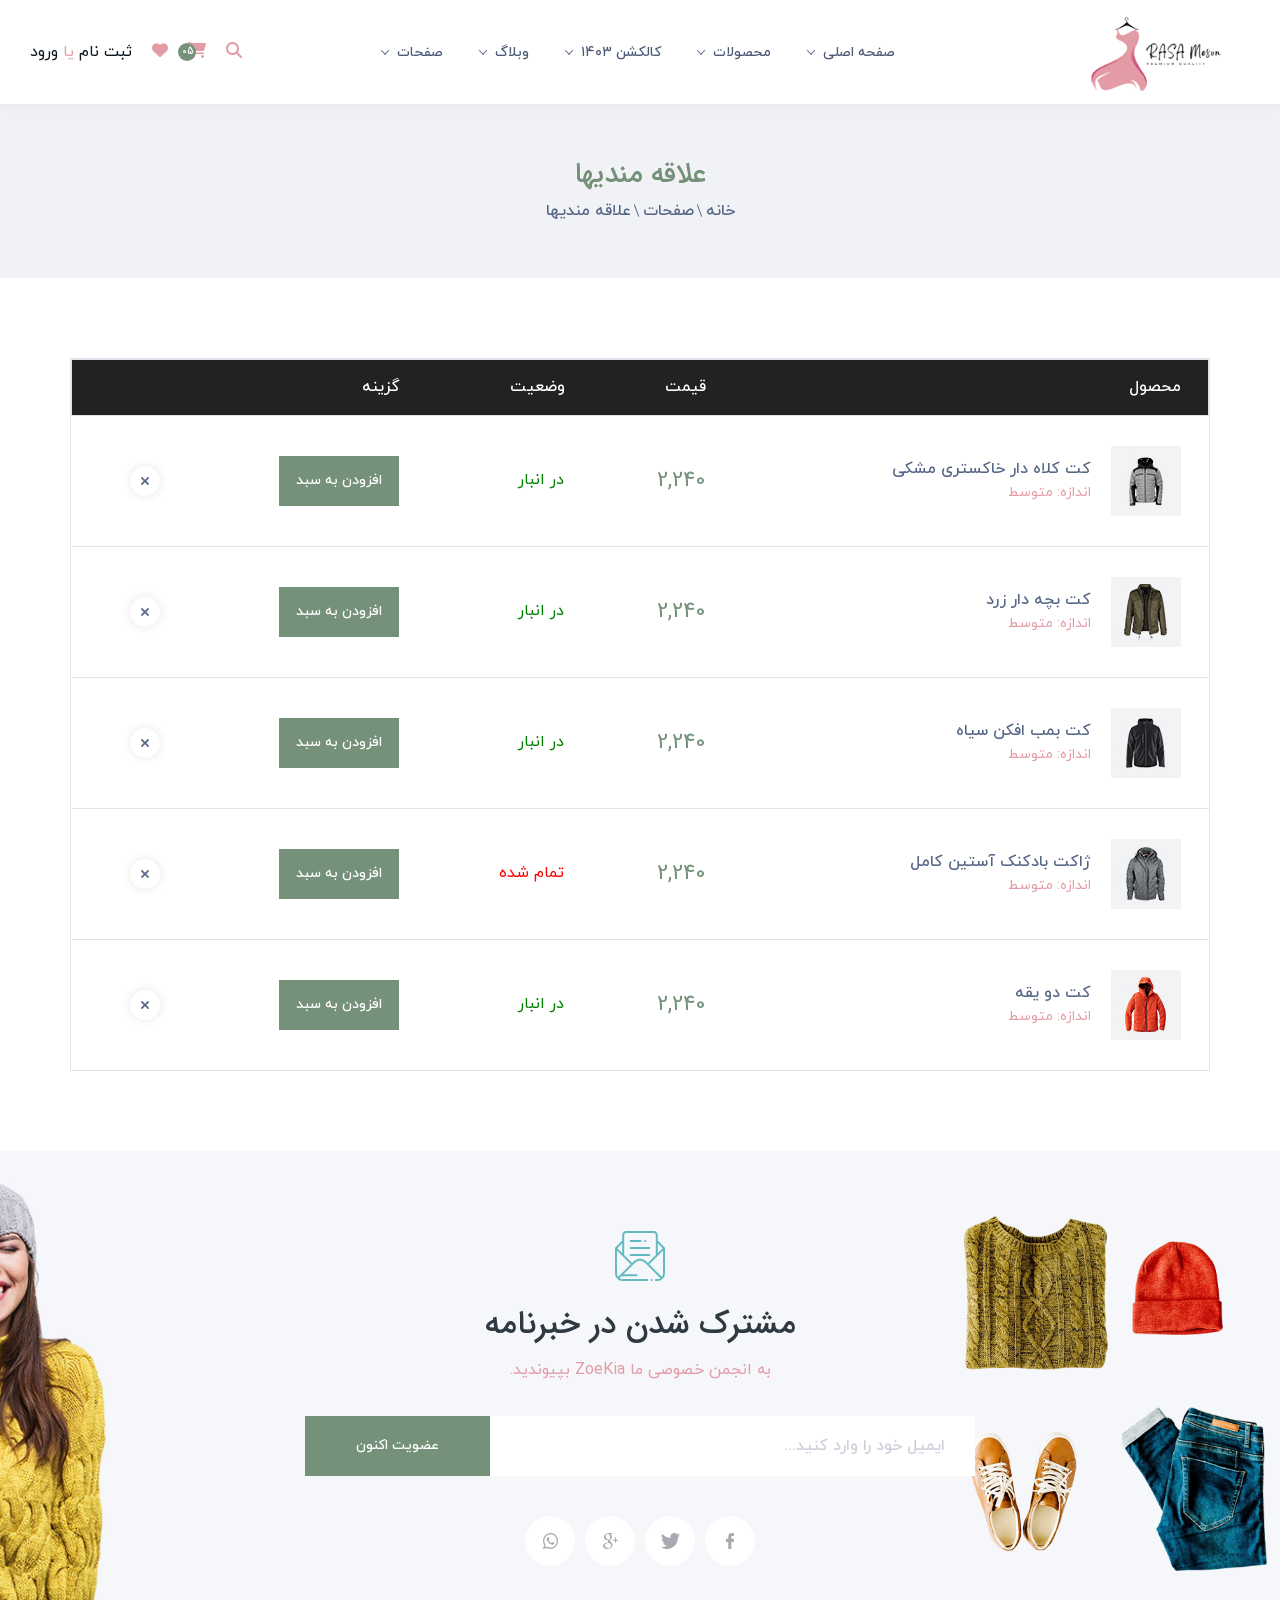
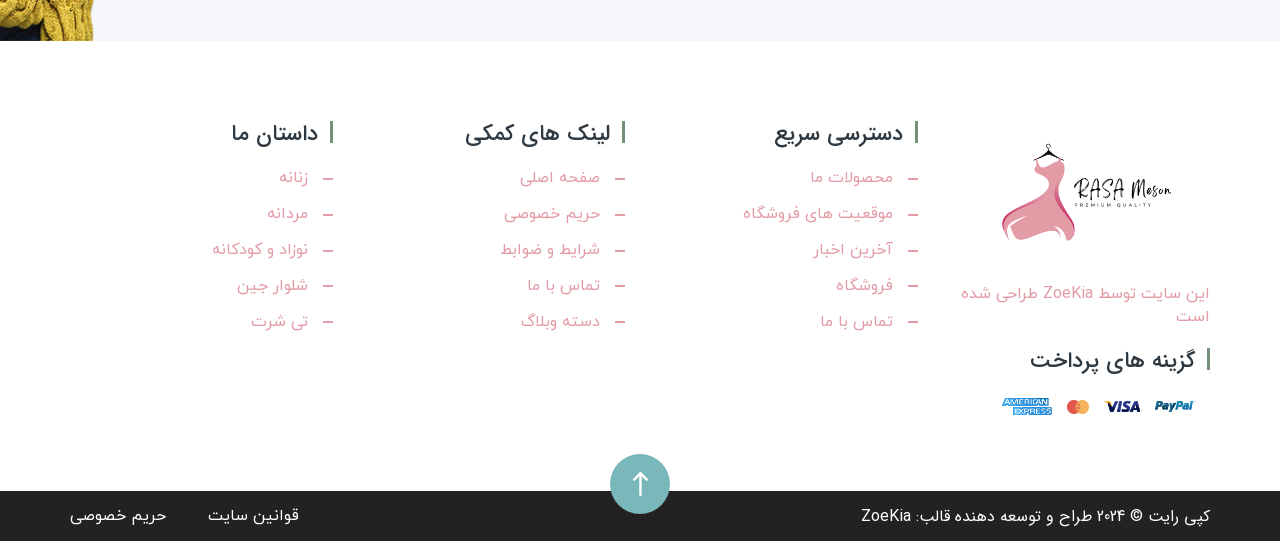
<file: wishlist.html>
<!doctype html>
<!--[if IE 8]> <html lang="en" class="ie8 no-js"> <![endif]-->
<!--[if IE 9]> <html lang="en" class="ie9 no-js"> <![endif]-->
<!--[if !IE]><!-->
<html lang="en">
<!--<![endif]-->
<!-- Begin Head -->
  
<head>
    <meta charset="utf-8">
    <meta name="viewport" content="width=device-width, initial-scale=1, shrink-to-fit=no">
    <link rel="stylesheet" href="assets/css/bootstrap.min.css" >
    <link rel="stylesheet" href="assets/css/nice-select.css" >
    <link rel="stylesheet" href="assets/css/font.css" >
    <link rel="stylesheet" href="assets/css/swiper-bundle.min.css" >
    <link rel="stylesheet" href="assets/css/comman.css" >
    <link rel="stylesheet" href="https://cdnjs.cloudflare.com/ajax/libs/font-awesome/6.5.1/css/all.min.css" />
    <link rel="stylesheet" href="assets/css/style.css" >
    <!-- Favicon Link -->
    <link rel="shortcut icon" type="image/png" href="assets/img/logo/RASA-logo-copy.png">
    <title> Meson Rasa </title>
</head>
<body>
<!-- main-wrapper start -->
<div class="main-wrapper">
<!-- Preloader Box -->
<div class="preloader-wrapper preloader-active preloader-open">
    <div class="preloader-holder">
        <div class="preloader d-flex justify-content-center align-items-center h-100">
            <span></span>
            <span></span>
            <span></span>
        </div>
    </div>
</div>
    <!-- Search Box -->
<div class="search-main-wrap">
    <div class="search-inner">
        <a href="javascript:void(0);" class="c-search-close">
            <svg viewBox="0 0 413.348 413.348" xmlns="http://www.w3.org/2000/svg"><path d="m413.348 24.354-24.354-24.354-182.32 182.32-182.32-182.32-24.354 24.354 182.32 182.32-182.32 182.32 24.354 24.354 182.32-182.32 182.32 182.32 24.354-24.354-182.32-182.32z"/></svg>
        </a>
        <div class="search-box">
            <form>
                <input type="text" placeholder="جستجو کنید ..."/>
                <button type="submit">
                    <svg xmlns:xlink="http://www.w3.org/1999/xlink" width="17px" height="17px"><path fill-rule="evenodd" fill="rgb(255, 255, 255)" d="M16.337,15.218 C15.846,14.710 15.347,14.210 14.848,13.711 L12.326,11.190 C14.647,7.813 13.433,3.788 10.926,1.947 C8.249,-0.020 4.631,0.233 2.322,2.546 C0.010,4.862 -0.267,8.510 1.664,11.217 C2.621,12.558 4.223,13.526 5.949,13.805 C7.163,14.001 8.993,13.951 10.900,12.633 L10.981,12.724 C11.161,12.925 11.344,13.131 11.537,13.326 C12.605,14.410 13.674,15.490 14.755,16.559 C14.969,16.769 15.226,16.921 15.462,16.974 C15.534,16.991 15.604,16.999 15.674,16.999 C16.017,16.999 16.324,16.804 16.522,16.452 C16.757,16.034 16.690,15.583 16.337,15.218 ZM10.177,4.051 C11.029,4.910 11.496,6.055 11.495,7.273 C11.493,8.489 11.019,9.630 10.162,10.488 C9.308,11.344 8.173,11.815 6.967,11.815 C6.964,11.815 6.961,11.815 6.958,11.815 C5.751,11.813 4.610,11.331 3.748,10.457 C2.891,9.590 2.425,8.452 2.436,7.255 C2.457,4.709 4.449,2.717 6.972,2.717 C6.974,2.717 6.977,2.717 6.979,2.717 C8.189,2.718 9.325,3.192 10.177,4.051 Z"/></svg>
                </button>
            </form>
        </div>
    </div>
</div>
<!-- Header Start -->
<div class="header-main-wrapper header-style1">
    <div class="header-sticky-wrapper">
        <div class="hs-left">
            <div class="hs-left-logo">
                <a href="index.html"><img src="assets/img/logo/RASA-logo-copy.png" alt="logo" class="img-fluid" width="200"></a>
            </div>
        </div>
        <div class="hs-medium custom-scroll">
            <div class="nav-items main-menu-wraper">
                <ul class="menu-list d-xl-flex">
                    <li class="position-relative">
                        <a href="index.html" class="hs-mobile-logo">
                             <img src="assets/img/logo/RASA-logo-copy.png" alt="logo" class="img-fluid">
                        </a>
                        <p class="menu-btn c-toggle-btn sidebar-toggle">
                            <span></span>
                            <span></span>
                            <span></span>
                         </p>
                    </li>
                    <li class="position-relative main">
                        <a href="javascript:void(0);"> صفحه اصلی </a>
                    </li>
                    <li class="position-relative">
                        <a href="javascript:void(0);"> محصولات </a>
                        <div class="drop-menu normal-menu ">
                            <ul class="sub-menu">
                                <li >
                                    <a href="javascript:void(0);"> مجلسی</a>
                                        <ul class="sub-menu">
                                            <li ><a href="product_category.html">کت و شلوار مجلسی</a></li>
                                            <li><a href="product_category.html">لباس مجلسی</a></li>
                                            <li><a href="product_category.html">مانتو</a></li>
                                        </ul>
                                </li>
                            </ul>
                        </div>
                    </li>
                    <li class="position-relative">
                        <a href="javascript:void(0);"> کالکشن ۱۴۰۳ </a>
                        <div class="drop-menu normal-menu ">
                            <ul class="sub-menu">
                                <li>
                                    <a href="javascript:void(0);">اسپرت</a>
                                        <ul class="sub-menu">
                                            <li ><a href="product_category.html">تی شرت </a></li>
                                            <li><a href="product_category.html">پیراهن </a></li>
                                            <li><a href="product_category.html">شلوار </a></li>
                                            <li><a href="product_category.html">ژاکت </a></li>
                                            <li><a href="product_category.html">کت </a></li>                                        </ul>
                                </li>
                            </ul>
                        </div>
                    </li>
                    <li class="position-relative">
                        <a href="javascript:void(0);">وبلاگ </a>
                        <div class="drop-menu normal-menu">
                            <ul class="sub-menu">
                                <li><a href="blog_category.html">دسته بندی وبلاگ </a> </li>                                    
                                <li><a href="blog_single.html">تک نوشته </a> </li>                              
                            </ul>
                        </div>
                    </li>
                    <li class="position-relative">
                        <a href="javascript:void(0);">صفحات </a>
                        <div class="drop-menu normal-menu">
                            <ul class="sub-menu">
                                <li><a href="product_category_sidebar.html">فروشگاه </a> </li>                                    
                                <li><a href="cart.html">سبد خرید </a> </li>                                    
                                <li><a href="product_category.html">محصولات </a> </li>                                    
                                <li><a href="contact.html">تماس با ما </a> </li>                                 
                            </ul>
                        </div>
                    </li>
                </ul>
            </div>
        </div>
        <div class="hs-right">
            <div class="hs-search-cart ">
                <ul class="hs-search-cart-list">
                    <li>
                        <a href="javascript:void(0);" class="hs-search-btn c-search-btn">
                            <i class="fa-solid fa-magnifying-glass"></i>
                        </a>
                    </li>
                    <li class="hs-cart-box cmn-cart-tgl">
                        <a href="javascript:void(0);">
                            <div class="hs-cartbox-inner">
                                <i class="fa-solid fa-cart-shopping"></i>
                                <span class="hs-cart-circle">05</span>
                            </div>                                 
                            <span class="hs-cart-value"></span>
                        </a>
                    </li>
                    <li>
                        <a href="javascript:void(0);" class="menu-btn c-toggle-btn">
                            <span></span>
                            <span></span>
                            <span></span>
                        </a>
                    </li>
                    <li><a href="wishlist.html"><i class="fa-solid fa-heart"></i></a></li>
                    <li id="reg-or-log">
                        <a href="javascript:void(0);" data-toggle="modal" data-target="#register">ثبت نام </a> یا
                        <a href="javascript:void(0);" data-toggle="modal" data-target="#login">ورود </a>
                    </li>
                </ul>
            </div>
        </div>
        
    </div> 
    <div class="bg-overlay sidebar-overlay c-toggle-btn"></div>
</div> 
<!-- Breadcumbs start -->
<div class="e-breadcumb-wrap text-center">
    <h2 class="e-breadcumb-title">علاقه مندیها</h2>
    <ul class="e-breadcumb-kist">
        <li>
            <a href="index.html">خانه </a>
        </li>
        <li>
            <a href="javascript:void(0);"> صفحات </a>
        </li>
        <li>
            <a href="javascript:void(0);">علاقه مندیها </a>
        </li>
    </ul>
</div>
<!-- Product Category start -->
<div class="e-shopcart-wrap">
    <div class="container">
        <div class="row">
            <div class="col-lg-12">
                <div class="e-shopcart-sec">                    
                    <div class="shopcart-table-wrap mb-30">
                        <form class="table-responsive">
                            <table class="shopcart-table">
                                <thead>
                                  <tr>
                                    <th>محصول </th>
                                    <th>قیمت </th>                                    
                                    <th>وضعیت</th>
                                    <th>گزینه</th>
                                    <th>&nbsp;</th>
                                  </tr>
                                </thead>
                                <tbody>
                                  <tr class="e-remove-wrap">
                                    <td >
                                        <div class="sc-productwrap">
                                            <a href="product_details.html" class="sc-product-thumb">
                                                <img src="assets/images/index1/shopcart01.jpg" alt="محصول" class="img-fluid">
                                            </a>
                                            <div class="sc-product-details">
                                                <a href="product_details.html" class="sc-product-ttl">کت کلاه دار خاکستری مشکی</a>
                                                <p class="sc-product-sz">اندازه: متوسط </p>
                                            </div>
                                        </div>      
                                    </td>
                                    <td><span class="sc-product-prc">2,240</span></td>
                                    <td><span class="sc-wishlist-status stock-availble">در انبار</span></td>
                                    <td>
                                        <a href="javascript:void(0);" class="e-btn wishlist-ac">افزودن به سبد </a>
                                    </td>                                    
                                    <td>
                                        <a href="javascript:void(0);" class="sc-produc-remove e-remove-product">
                                            <img src="assets/images/index1/svg/cut.svg" alt="icon">
                                        </a>
                                    </td>
                                  </tr>                                                                  
                                  <tr>
                                    <td>
                                        <div class="sc-productwrap">
                                            <a href="product_details.html" class="sc-product-thumb">
                                                <img src="assets/images/index1/shopcart02.jpg" alt="محصول" class="img-fluid">
                                            </a>
                                            <div class="sc-product-details">
                                                <a href="product_details.html" class="sc-product-ttl">کت بچه دار زرد</a>
                                                <p class="sc-product-sz">اندازه: متوسط </p>
                                            </div>
                                        </div>      
                                    </td>
                                    <td><span class="sc-product-prc">2,240</span></td>
                                    <td><span class="sc-wishlist-status stock-availble">در انبار</span></td>
                                    <td>
                                        <a href="javascript:void(0);" class="e-btn wishlist-ac">افزودن به سبد </a>
                                    </td> 
                                    <td>
                                        <a href="javascript:void(0);" class="sc-produc-remove e-remove-product">
                                            <img src="assets/images/index1/svg/cut.svg" alt="icon">
                                        </a>
                                    </td>
                                  </tr>                                                                  
                                  <tr>
                                    <td>
                                        <div class="sc-productwrap">
                                            <a href="product_details.html" class="sc-product-thumb">
                                                <img src="assets/images/index1/shopcart03.jpg" alt="محصول" class="img-fluid">
                                            </a>
                                            <div class="sc-product-details">
                                                <a href="product_details.html" class="sc-product-ttl">کت بمب افکن سیاه</a>
                                                <p class="sc-product-sz">اندازه: متوسط </p>
                                            </div>
                                        </div>      
                                    </td>
                                    <td><span class="sc-product-prc">2,240</span></td>
                                    <td><span class="sc-wishlist-status stock-availble">در انبار</span></td>
                                    <td>
                                        <a href="javascript:void(0);" class="e-btn wishlist-ac">افزودن به سبد </a>
                                    </td> 
                                    <td>
                                        <a href="javascript:void(0);" class="sc-produc-remove e-remove-product">
                                            <img src="assets/images/index1/svg/cut.svg" alt="icon">
                                        </a>
                                    </td>
                                  </tr>                                                                  
                                  <tr>
                                    <td>
                                        <div class="sc-productwrap">
                                            <a href="product_details.html" class="sc-product-thumb">
                                                <img src="assets/images/index1/shopcart05.jpg" alt="محصول" class="img-fluid">
                                            </a>
                                            <div class="sc-product-details">
                                                <a href="product_details.html" class="sc-product-ttl">ژاکت بادکنک آستین کامل</a>
                                                <p class="sc-product-sz">اندازه: متوسط </p>
                                            </div>
                                        </div>      
                                    </td>
                                    <td><span class="sc-product-prc">2,240</span></td>
                                    <td><span class="sc-wishlist-status stock-out">تمام شده</span></td>
                                    <td>
                                        <a href="javascript:void(0);" class="e-btn wishlist-ac">افزودن به سبد </a>
                                    </td> 
                                    <td>
                                        <a href="javascript:void(0);" class="sc-produc-remove e-remove-product">
                                            <img src="assets/images/index1/svg/cut.svg" alt="icon">
                                        </a>
                                    </td>
                                  </tr>                                                                  
                                  <tr>
                                    <td>
                                        <div class="sc-productwrap">
                                            <a href="product_details.html" class="sc-product-thumb">
                                                <img src="assets/images/index1/shopcart04.jpg" alt="محصول" class="img-fluid">
                                            </a>
                                            <div class="sc-product-details">
                                                <a href="product_details.html" class="sc-product-ttl">کت دو یقه</a>
                                                <p class="sc-product-sz">اندازه: متوسط </p>
                                            </div>
                                        </div>      
                                    </td>
                                    <td><span class="sc-product-prc">2,240</span></td>
                                    <td><span class="sc-wishlist-status stock-availble">در انبار</span></td>
                                    <td>
                                        <a href="javascript:void(0);" class="e-btn wishlist-ac">افزودن به سبد </a>
                                    </td> 
                                    <td>
                                        <a href="javascript:void(0);" class="sc-produc-remove e-remove-product">
                                            <img src="assets/images/index1/svg/cut.svg" alt="icon">
                                        </a>
                                    </td>
                                  </tr>                                                                  
                                </tbody>
                              </table>
                        </form>
                    </div>
                </div>                      
            </div>          
        </div>
    </div>
</div>

<!-- Newsletter start -->
<section class="e-newsletter-wrap e-newsletter-cloth">
    <div class="container">
        <div class="row">
            <div class="col-12">
                <div class="e-nl-wrap text-center">
                    <span class="e-nl-icon">
                        <svg xmlns:xlink="http://www.w3.org/1999/xlink" width="50px" height="50px"><path fill-rule="evenodd" fill="rgb(96, 186, 190)" d="M47.551,47.888 C47.538,47.901 47.527,47.915 47.514,47.928 C47.483,47.959 47.450,47.987 47.417,48.012 C46.042,49.247 44.225,50.000 42.236,50.000 L40.918,50.000 C40.379,50.000 39.941,49.562 39.941,49.023 C39.941,48.484 40.379,48.046 40.918,48.046 L42.236,48.046 C43.380,48.046 44.446,47.713 45.345,47.141 L29.913,31.708 C27.204,28.999 22.796,28.999 20.087,31.708 L8.438,43.357 L21.484,43.357 C22.023,43.357 22.461,43.794 22.461,44.333 C22.461,44.873 22.023,45.310 21.484,45.310 L6.485,45.310 L4.654,47.141 C5.554,47.713 6.620,48.046 7.764,48.046 L32.220,48.046 C32.759,48.046 33.196,48.484 33.196,49.023 C33.196,49.562 32.759,50.000 32.220,50.000 L7.764,50.000 C3.483,50.000 -0.000,46.517 -0.000,42.236 L-0.000,17.183 C-0.000,16.924 0.103,16.676 0.286,16.493 L7.227,9.552 L7.227,3.906 C7.227,1.752 8.979,-0.000 11.133,-0.000 L38.867,-0.000 C41.021,-0.000 42.773,1.752 42.773,3.906 L42.773,9.601 L49.711,16.490 C49.896,16.673 50.000,16.923 50.000,17.183 L50.000,42.236 C50.000,44.462 49.057,46.471 47.551,47.888 ZM7.227,12.314 L2.358,17.183 L7.227,22.052 L7.227,12.314 ZM1.953,19.541 L1.953,42.236 C1.953,43.592 2.421,44.840 3.203,45.830 L15.723,33.310 L1.953,19.541 ZM40.820,3.906 C40.820,2.829 39.944,1.953 38.867,1.953 L11.133,1.953 C10.056,1.953 9.180,2.829 9.180,3.906 L9.180,24.005 L17.104,31.929 L18.706,30.327 C22.177,26.856 27.823,26.856 31.294,30.327 L32.896,31.929 L40.820,24.005 L40.820,3.906 ZM42.773,12.353 L42.773,22.052 L47.640,17.185 L42.773,12.353 ZM48.047,19.541 L34.277,33.310 L46.797,45.830 C47.579,44.840 48.047,43.592 48.047,42.236 L48.047,19.541 ZM14.798,24.023 C14.798,23.484 15.235,23.046 15.774,23.046 L34.226,23.046 C34.765,23.046 35.202,23.484 35.202,24.023 C35.202,24.562 34.765,24.999 34.226,24.999 L15.774,24.999 C15.235,24.999 14.798,24.562 14.798,24.023 ZM34.226,17.968 L15.774,17.968 C15.235,17.968 14.798,17.531 14.798,16.992 C14.798,16.453 15.235,16.015 15.774,16.015 L34.226,16.015 C34.765,16.015 35.202,16.453 35.202,16.992 C35.202,17.531 34.765,17.968 34.226,17.968 ZM30.110,10.937 C29.853,10.937 29.602,10.833 29.420,10.651 C29.238,10.469 29.134,10.217 29.134,9.960 C29.134,9.704 29.238,9.452 29.420,9.270 C29.602,9.088 29.853,8.984 30.110,8.984 C30.367,8.984 30.619,9.088 30.802,9.270 C30.983,9.452 31.087,9.704 31.087,9.960 C31.087,10.217 30.983,10.469 30.802,10.651 C30.619,10.833 30.367,10.937 30.110,10.937 ZM25.586,10.937 L15.774,10.937 C15.235,10.937 14.798,10.500 14.798,9.960 C14.798,9.422 15.235,8.984 15.774,8.984 L25.586,8.984 C26.125,8.984 26.562,9.422 26.562,9.960 C26.562,10.500 26.125,10.937 25.586,10.937 ZM36.573,48.046 L36.586,48.046 C37.125,48.046 37.562,48.484 37.562,49.023 C37.562,49.562 37.125,50.000 36.586,50.000 L36.573,50.000 C36.034,50.000 35.597,49.562 35.597,49.023 C35.597,48.484 36.034,48.046 36.573,48.046 Z"/></svg>
                    </span>
                    <h2 class="e-nl-title">مشترک شدن در خبرنامه</h2>
                    <p class="e-nl-des">به انجمن خصوصی ما ZoeKia بپیوندید. <br></p>
                    <form>
                        <div class="e-nl-box">
                            <input type="text" placeholder="ایمیل خود را وارد کنید...">
                            <a href="javascript:void(0);" class="e-btn newsletter-btn">عضویت اکنون  </a>
                        </div>
                    </form>
                    <ul class="c-social-list">
                        <li>
                            <a href="javascript:void(0);">
                                <svg xmlns:xlink="http://www.w3.org/1999/xlink" width="8px" height="16px"><path fill-rule="evenodd" fill="rgb(167, 171, 175)" d="M7.700,0.001 L5.781,-0.002 C3.625,-0.002 2.231,1.544 2.231,3.936 L2.231,5.752 L0.301,5.752 C0.134,5.752 -0.001,5.897 -0.001,6.078 L-0.001,8.709 C-0.001,8.889 0.134,9.035 0.301,9.035 L2.231,9.035 L2.231,15.673 C2.231,15.852 2.366,15.999 2.533,15.999 L5.050,15.999 C5.217,15.999 5.352,15.852 5.352,15.673 L5.352,9.035 L7.608,9.035 C7.775,9.035 7.910,8.889 7.910,8.709 L7.911,6.078 C7.911,5.992 7.879,5.909 7.823,5.847 C7.766,5.786 7.690,5.752 7.609,5.752 L5.352,5.752 L5.352,4.212 C5.352,3.473 5.515,3.098 6.406,3.098 L7.700,3.096 C7.866,3.096 8.001,2.950 8.001,2.770 L8.001,0.328 C8.001,0.147 7.866,0.002 7.700,0.001 L7.700,0.001 Z"/></svg>
                            </a>
                        </li>
                        <li>
                            <a href="javascript:void(0);">
                                <svg xmlns="http://www.w3.org/2000/svg" xmlns:xlink="http://www.w3.org/1999/xlink" width="19px" height="16px"><path fill-rule="evenodd" fill="rgb(167, 171, 175)" d="M19.000,1.893 C18.293,2.214 17.540,2.427 16.755,2.531 C17.563,2.030 18.179,1.246 18.469,0.299 C17.716,0.765 16.885,1.093 15.999,1.277 C15.284,0.487 14.265,-0.001 13.154,-0.001 C10.997,-0.001 9.261,1.813 9.261,4.037 C9.261,4.357 9.287,4.665 9.351,4.957 C6.113,4.794 3.248,3.185 1.323,0.734 C0.987,1.339 0.789,2.030 0.789,2.775 C0.789,4.174 1.484,5.413 2.520,6.131 C1.894,6.118 1.280,5.930 0.760,5.633 C0.760,5.646 0.760,5.662 0.760,5.677 C0.760,7.640 2.110,9.269 3.880,9.645 C3.563,9.734 3.218,9.777 2.859,9.777 C2.610,9.777 2.358,9.763 2.122,9.709 C2.626,11.307 4.059,12.482 5.762,12.521 C4.436,13.595 2.754,14.243 0.932,14.243 C0.613,14.243 0.306,14.228 -0.000,14.187 C1.725,15.340 3.770,15.999 5.975,15.999 C13.143,15.999 17.062,9.845 17.062,4.511 C17.062,4.332 17.056,4.160 17.047,3.989 C17.821,3.421 18.470,2.710 19.000,1.893 Z"/></svg>
                            </a>
                        </li>
                        <li>
                            <a href="javascript:void(0);">
                                <svg xmlns="http://www.w3.org/2000/svg" xmlns:xlink="http://www.w3.org/1999/xlink" width="15px" height="16px"><path fill-rule="evenodd" fill="rgb(167, 171, 175)" d="M12.981,7.743 L12.981,9.842 L11.988,9.842 L11.988,7.743 L9.979,7.743 L9.979,6.701 L11.988,6.701 L11.988,4.615 L12.981,4.615 L12.981,6.701 L15.000,6.701 L15.000,7.743 L12.981,7.743 ZM7.490,0.849 C7.951,1.244 8.913,2.079 8.913,3.666 C8.913,5.209 8.071,5.941 7.228,6.629 C6.967,6.900 6.666,7.192 6.666,7.652 C6.666,8.109 6.967,8.360 7.187,8.549 L7.911,9.133 C8.795,9.904 9.597,10.613 9.597,12.055 C9.597,14.017 7.769,15.998 4.316,15.998 C1.404,15.998 -0.000,14.559 -0.000,13.014 C-0.000,12.263 0.361,11.200 1.545,10.468 C2.790,9.676 4.477,9.572 5.381,9.508 C5.099,9.132 4.778,8.736 4.778,8.089 C4.778,7.735 4.879,7.527 4.979,7.276 C4.757,7.297 4.538,7.317 4.337,7.317 C2.209,7.317 1.004,5.668 1.004,4.040 C1.004,3.082 1.425,2.016 2.289,1.244 C3.433,0.264 4.998,-0.002 6.084,-0.002 L10.039,-0.002 L8.733,0.849 L7.490,0.849 ZM3.493,10.428 C3.052,10.594 1.767,11.095 1.767,12.576 C1.767,14.059 3.153,15.123 5.300,15.123 C7.228,15.123 8.253,14.161 8.252,12.870 C8.252,11.802 7.590,11.240 6.063,10.114 C5.903,10.093 5.802,10.093 5.602,10.093 C5.421,10.093 4.337,10.134 3.493,10.428 ZM4.619,0.786 C4.095,0.786 3.534,1.057 3.212,1.475 C2.871,1.914 2.771,2.475 2.771,3.019 C2.771,4.417 3.553,6.733 5.281,6.733 C5.783,6.733 6.323,6.483 6.645,6.149 C7.108,5.667 7.147,5.002 7.147,4.625 C7.147,3.123 6.284,0.786 4.619,0.786 Z"/></svg>
                            </a>
                        </li>
                        <li>
                            <a href="javascript:void(0);">
                                <svg xmlns="http://www.w3.org/2000/svg" xmlns:xlink="http://www.w3.org/1999/xlink" width="15px" height="16px"><path fill-rule="evenodd" fill="rgb(167, 171, 175)" d="M12.814,2.324 C11.404,0.826 9.529,0.000 7.531,-0.001 C3.414,-0.001 0.064,3.556 0.062,7.927 C0.062,9.324 0.406,10.688 1.059,11.890 L-0.000,15.999 L3.959,14.897 C5.050,15.528 6.278,15.861 7.528,15.861 L7.531,15.861 C11.648,15.861 14.998,12.305 15.000,7.933 C15.001,5.815 14.224,3.822 12.814,2.324 L12.814,2.324 ZM7.531,14.523 L7.529,14.523 C6.415,14.522 5.322,14.204 4.369,13.604 L4.143,13.461 L1.793,14.115 L2.420,11.683 L2.272,11.434 C1.651,10.385 1.323,9.173 1.323,7.927 C1.325,4.294 4.110,1.337 7.534,1.337 C9.192,1.338 10.750,2.025 11.922,3.271 C13.094,4.517 13.739,6.172 13.739,7.933 C13.737,11.566 10.953,14.523 7.531,14.523 L7.531,14.523 ZM10.936,9.587 C10.750,9.488 9.832,9.008 9.661,8.943 C9.490,8.876 9.365,8.843 9.241,9.042 C9.117,9.240 8.759,9.686 8.650,9.818 C8.541,9.950 8.433,9.967 8.246,9.868 C8.059,9.769 7.458,9.559 6.745,8.885 C6.190,8.359 5.816,7.710 5.707,7.513 C5.598,7.314 5.706,7.217 5.789,7.108 C5.991,6.842 6.193,6.563 6.255,6.430 C6.318,6.298 6.287,6.183 6.240,6.084 C6.193,5.984 5.820,5.009 5.664,4.612 C5.513,4.226 5.359,4.278 5.245,4.272 C5.136,4.266 5.011,4.265 4.887,4.265 C4.763,4.265 4.560,4.315 4.389,4.513 C4.218,4.712 3.736,5.191 3.736,6.166 C3.736,7.141 4.405,8.083 4.498,8.216 C4.591,8.347 5.814,10.349 7.686,11.206 C8.131,11.411 8.479,11.532 8.750,11.624 C9.197,11.774 9.604,11.753 9.925,11.703 C10.284,11.646 11.029,11.223 11.185,10.760 C11.341,10.297 11.341,9.901 11.294,9.818 C11.247,9.736 11.123,9.686 10.936,9.587 L10.936,9.587 Z"/></svg>
                            </a>
                        </li>
                    </ul>
                </div>
            </div>
        </div>
    </div>
    <div class="newletter-moving-wrap">
        <ul class="newletter-moving-list">
            <li><img src="assets/images/index1/news_move1.png" alt="image" class="img-fluid"></li>
            <li><img src="assets/images/index1/news_move2.png" alt="image" class="img-fluid"></li>
            <li><img src="assets/images/index1/news_move3.png" alt="image" class="img-fluid"></li>
            <li><img src="assets/images/index1/news_move4.png" alt="image" class="img-fluid"></li>
        </ul>        
    </div>
    
</section>

<!-- Footer start -->
<footer class="e-footer-wrap e-footer-cloth">
    <div class="container">
        <div class="e-footer-box">
            <div class="row">
                <div class="col-md-3 col-sm-6">
                    <div class="e-footer-inner">
                        <a href="index.html"><img src="assets/img/logo/RASA-logo-copy.png" alt="logo" class="img-fluid"></a>
                        <p class="efoot-about"> این سایت توسط ZoeKia طراحی شده است</p>
                        <h2 class="efoot-heading">گزینه های پرداخت </h2>
                        <ul class="efoot-payment">
                            <li><a href="shipping_cart.html"><img src="assets/images/index1/payment1.png" alt="payment" class="img-fluid"></a></li>
                            <li><a href="shipping_cart.html"><img src="assets/images/index1/payment2.png" alt="payment" class="img-fluid"></a></li>
                            <li><a href="shipping_cart.html"><img src="assets/images/index1/payment3.png" alt="payment" class="img-fluid"></a></li>
                            <li><a href="shipping_cart.html"><img src="assets/images/index1/payment4.png" alt="payment" class="img-fluid"></a></li>
                        </ul>
                    </div>
                </div>
                <div class="col-md-3 col-sm-6">
                    <div class="e-footer-inner">
                    <h2 class="efoot-heading">دسترسی سریع </h2>
                    <ul class="efoot-list">
                        <li><a href="product_category.html">محصولات ما  </a></li>
                        <li><a href="contact.html">موقعیت های فروشگاه </a></li>
                        <li><a href="blog_single.html">آخرین اخبار </a></li>
                        <li><a href="product_category_sidebar.html">فروشگاه </a></li>                        
                        <li><a href="contact.html">تماس با ما </a></li>
                    </ul>
                    </div>
                </div>
                <div class="col-md-3 col-sm-6">
                    <div class="e-footer-inner">
                    <h2 class="efoot-heading">لینک های کمکی </h2>
                    <ul class="efoot-list">
                        <li><a href="index.html">صفحه اصلی </a></li>
                        <li><a href="privacy_policy.html">حریم خصوصی </a></li>
                        <li><a href="terms.html">شرایط و ضوابط </a></li>
                        <li><a href="contact.html">تماس با ما </a></li>
                        <li><a href="blog_category.html">دسته وبلاگ </a></li>
                    </ul>
                    </div>
                </div>
                <div class="col-md-3 col-sm-6">
                    <div class="e-footer-inner">
                    <h2 class="efoot-heading">داستان ما </h2>
                    <ul class="efoot-list">
                        <li><a href="product_category_sidebar.html">زنانه </a></li>
                        <li><a href="product_category_sidebar.html">مردانه </a></li>
                        <li><a href="product_category_sidebar.html">نوزاد و کودکانه </a></li>
                        <li><a href="product_category_sidebar.html">شلوار جین </a></li>
                        <li><a href="product_category_sidebar.html">تی شرت </a></li>
                    </ul>
                    </div>
                </div>
            </div>
        </div>
    </div>
    <!-- GO To Top -->
    <a href="javascript:void(0);" id="scroll">
        <svg xmlns:xlink="http://www.w3.org/1999/xlink" width="15px" height="24px"><path fill-rule="evenodd" fill="rgb(255, 255, 255)" d="M6.638,0.361 C6.638,0.361 6.637,0.361 6.637,0.362 L0.357,6.757 C-0.114,7.237 -0.112,8.012 0.361,8.489 C0.834,8.966 1.599,8.964 2.069,8.485 L6.285,4.191 L6.285,22.770 C6.285,23.446 6.826,23.994 7.493,23.994 C8.160,23.994 8.701,23.446 8.701,22.770 L8.701,4.191 L12.917,8.485 C13.387,8.964 14.152,8.966 14.625,8.489 C15.098,8.012 15.099,7.237 14.629,6.757 L8.349,0.362 C8.349,0.361 8.348,0.361 8.348,0.361 C7.876,-0.119 7.109,-0.117 6.638,0.361 L6.638,0.361 Z"/></svg>  </a>
</footer>

<!-- Bottom Footer start -->
<div class="e-bfooter-wrap e-bfooter-cloth">            
    <div class="container">            
        <div class="row">
            <div class="col-lg-6">
                <p class="e-footer-text text-center text-lg-left">کپی رایت © 2024     طراح و توسعه دهنده قالب: ZoeKia</p>
            </div>            
            <div class="col-lg-6">
                <ul class="e-bfooter-list">
                    <li><a href="terms.html">قوانین سایت </a></li>
                    <li><a href="privacy_policy.html">حریم خصوصی </a></li>
                </ul>
            </div>
        </div>
    </div>
</div>

</div>
<!-- main-wrapper End -->

<!-- sidebar cart start -->
<div class="sb-cartbox">
    <div class="sb-cartbox-inner">
        <div class="sb-cartbox-header text-center">
            <h4 class="sb-cb-ttl">سبد خرید  ( 5 )</h4>
            <p class="sb-cb-subttl">5 کالای خود را در سبد خرید خود داشته باشید</p>
            <a href="javascript:void(0);" class="sb-cb-close close-box">بستن </a>
        </div> 
        <div class="sb-cartbox-body">
            <ul class="sb-cartbox-list">
                <li>
                    <div class="sc-productwrap">
                        <a href="product_details.html" class="sc-product-thumb">
                            <img src="assets/images/index1/shopcart01.jpg" alt="محصول" class="img-fluid">
                        </a>
                        <div class="sc-product-details">
                            <a href="product_details.html" class="sc-product-ttl">کت کلاه دار خاکستری مشکی</a>
                            <p class="sc-product-sz">اندازه: متوسط </p>
                        </div>
                    </div> 
                    <div class="sc-quantity">
                        1X <span class="sc-price"> 120000 تومان</span>                                                                
                    </div>
                    <a href="javascript:void(0);" class="sc-produc-remove">
                        <img src="assets/images/index1/svg/cut.svg" alt="icon">
                    </a>
                </li>
                <li>
                    <div class="sc-productwrap">
                        <a href="product_details.html" class="sc-product-thumb">
                            <img src="assets/images/index1/shopcart02.jpg" alt="محصول" class="img-fluid">
                        </a>
                        <div class="sc-product-details">
                            <a href="product_details.html" class="sc-product-ttl">کت بچه دار زرد</a>
                            <p class="sc-product-sz">اندازه: متوسط </p>
                        </div>
                    </div> 
                    <div class="sc-quantity">
                        1X <span class="sc-price"> 860000 تومان</span>                                                                
                    </div>
                    <a href="javascript:void(0);" class="sc-produc-remove">
                        <img src="assets/images/index1/svg/cut.svg" alt="icon">
                    </a>
                </li>
                <li>
                    <div class="sc-productwrap">
                        <a href="product_details.html" class="sc-product-thumb">
                            <img src="assets/images/index1/shopcart03.jpg" alt="محصول" class="img-fluid">
                        </a>
                        <div class="sc-product-details">
                            <a href="product_details.html" class="sc-product-ttl">کت بچه دار زرد</a>
                            <p class="sc-product-sz">اندازه: متوسط </p>
                        </div>
                    </div> 
                    <div class="sc-quantity">
                        1X <span class="sc-price"> 190000 تومان</span>                                                                
                    </div>
                    <a href="javascript:void(0);" class="sc-produc-remove">
                        <img src="assets/images/index1/svg/cut.svg" alt="icon">
                    </a>
                </li>
                <li>
                    <div class="sc-productwrap">
                        <a href="product_details.html" class="sc-product-thumb">
                            <img src="assets/images/index1/shopcart04.jpg" alt="محصول" class="img-fluid">
                        </a>
                        <div class="sc-product-details">
                            <a href="product_details.html" class="sc-product-ttl">کت بمب افکن سیاه</a>
                            <p class="sc-product-sz">اندازه: متوسط </p>
                        </div>
                    </div> 
                    <div class="sc-quantity">
                        1X <span class="sc-price"> 29000 تومان</span>                                                                
                    </div>
                    <a href="javascript:void(0);" class="sc-produc-remove">
                        <img src="assets/images/index1/svg/cut.svg" alt="icon">
                    </a>
                </li>
                <li>
                    <div class="sc-productwrap">
                        <a href="product_details.html" class="sc-product-thumb">
                            <img src="assets/images/index1/shopcart05.jpg" alt="محصول" class="img-fluid">
                        </a>
                        <div class="sc-product-details">
                            <a href="product_details.html" class="sc-product-ttl">ژاکت بادکنک آستین کامل</a>
                            <p class="sc-product-sz">اندازه: متوسط </p>
                        </div>
                    </div> 
                    <div class="sc-quantity">
                        1X <span class="sc-price"> 320000 تومان</span>                                                                
                    </div>
                    <a href="javascript:void(0);" class="sc-produc-remove">
                        <img src="assets/images/index1/svg/cut.svg" alt="icon">
                    </a>
                </li>
            </ul>
        </div> 
        <div class="sb-cartbox-footer">
            <div class="sb-cartbox-total">
                <strong>مجموع سبد:</strong>
                <span class="sb-cartbox-amount">859000 تومان</span>
            </div>
            <div class="sb-cartbox-btn">
                <a href="cart.html" class="e-btn">سبد خرید </a>
                <a href="shipping_cart.html" class="e-btn">پرداخت </a>
            </div>
        </div> 
    </div>   
</div>
<div class="bg-overlay cb-overlay cmn-cart-tgl"></div>

<!-- Login form start -->  
    <!-- The Modal -->
    <div class="e-autho-model modal fade" id="login">
        <div class="modal-dialog modal-dialog-centered">
        <div class="modal-content">        
            <!-- Modal body -->
            <div class="modal-body">
            <div class="modal-inner">
                <div class="row">
                    <div class="col-md-12">
                        <div class="modal-inner-box">
                            <div class="autho-model-header text-center">
                                <a href="javascript:void(0);"><img src="assets/images/index1/big_logo.png" alt="logo" class="img-fluid"></a>
                                <p class="autho-model-sttl">لورم ایپسوم متن ساختگی با تولید سادگی نامفهوم از صنعت چاپ و با استفاده از طراحان گرافیک است. چاپگرها و متون بلکه روزنامه و مجله در ستون و سطرآنچنان که لازم است.</p>
                                <h2 class="autho-model-ttl">ورود </h2>
                            </div>
                            
                            <div class="autho-model-filed">
                                <form>
                                    <div class="row">                                        
                                        <div class="col-md-12">                                       
                                            <div class="e-form-field mb-20">
                                                <label>ایمیل </label>
                                                <input class="e-field-inner" type="email">
                                            </div>
                                        </div>
                                        <div class="col-md-12">                                       
                                            <div class="e-form-field mb-20">
                                                <label>رمز عبور </label>
                                                <input class="e-field-inner" type="Password">
                                            </div>
                                        </div> 
                                        <div class="col-md-12">                                       
                                            <div class="e-form-field mb-20">
                                                <ul class="e-rememberforgot-list">
                                                    <li>
                                                        <div class="e-checkbox-wrap">
                                                            <input class="e-checkbox-input" type="checkbox" id="remember_me">
                                                            <label for="remember_me" class="e-checkbox">مرا به خاطر بسپار </label>
                                                        </div>
                                                    </li>
                                                    <li><a href="forgot_password.html" class="e-comn-link">فراموشی رمز عبور؟ </a></li>
                                                </ul>                                            
                                            </div>
                                        </div> 
                                        <div class="col-md-12">                                       
                                            <div class="">
                                                <a href="index.html" class="e-btn">ورود </a>
                                            </div>
                                        </div>
                                    </div>
                                </form>
                            </div>
                        </div>
                        
                    </div>
                </div>
            </div>
            <button type="button" class="autho-close" data-dismiss="modal">&times;</button>
            </div>         
        </div>
        </div>
    </div>

<!-- Register form start -->  
    <!-- The Modal -->
    <div class="e-autho-model modal fade" id="register">
      <div class="modal-dialog modal-dialog-centered">
        <div class="modal-content">        
          <!-- Modal body -->
          <div class="modal-body">
            <div class="modal-inner">
                <div class="row">
                    <!-- <div class="col-md-5">
                        left
                    </div> -->
                    <div class="col-md-12">
                        <div class="modal-inner-box">
                            <div class="autho-model-header text-center">
                                <a href="javascript:void(0);"><img src="assets/images/index1/big_logo.png" alt="logo" class="img-fluid"></a>
                                <p class="autho-model-sttl">لورم ایپسوم متن ساختگی با تولید سادگی نامفهوم از صنعت چاپ و با استفاده از طراحان گرافیک است. چاپگرها و متون بلکه روزنامه و مجله در ستون و سطرآنچنان که لازم است.</p>
                                <h2 class="autho-model-ttl">ثبت نام </h2>
                            </div>
                            
                            <div class="autho-model-filed">
                                <form>
                                    <div class="row">                                        
                                        <div class="col-md-12">                                       
                                            <div class="e-form-field mb-20">
                                                <label>نام </label>
                                                <input class="e-field-inner" type="text">
                                            </div>
                                        </div>
                                        <div class="col-md-12">                                       
                                            <div class="e-form-field mb-20">
                                                <label>ایمیل </label>
                                                <input class="e-field-inner" type="email">
                                            </div>
                                        </div>
                                        <div class="col-md-12">                                       
                                            <div class="e-form-field mb-20">
                                                <label>رمز عبور </label>
                                                <input class="e-field-inner" type="Password">
                                            </div>
                                        </div> 
                                        <div class="col-md-12">                                       
                                            <div class="">
                                                <a href="index.html" class="e-btn">ثبت نام </a>
                                            </div>
                                        </div>
                                    </div>
                                </form>
                            </div>
                        </div>
                        
                    </div>
                </div>
            </div>
            <button type="button" class="autho-close" data-dismiss="modal">&times;</button>
          </div>         
        </div>
      </div>
    </div>


    <!-- jQuery and Bootstrap Bundle (includes Popper) -->
    <script src="assets/js/jquery.min.js"></script>
    <script src="assets/js/bootstrap.bundle.min.js"></script>
    <script src="assets/js/SmoothScroll.min.js"></script>
    <script src="assets/js/jquery.nice-select.min.js"></script>
    <script src="assets/js/isotope.pkgd.min.js"></script>
    <script src="assets/js/custom.js"></script>
</body>

</html>
</file>
<file: assets/css/nice-select.css>
.nice-select {
  -webkit-tap-highlight-color: transparent;
  background-color: #fff;
  border-radius: 5px;
  border: solid 1px #e8e8e8;
  box-sizing: border-box;
  clear: both;
  cursor: pointer;
  display: block;
  float: right;
  font-family: inherit;
  font-size: 14px;
  font-weight: normal;
  height: 42px;
  line-height: 40px;
  outline: none;
  padding-right: 18px;
  padding-left: 30px;
  position: relative;
  text-align: right !important;
  -webkit-transition: all 0.2s ease-in-out;
  transition: all 0.2s ease-in-out;
  -webkit-user-select: none;
     -moz-user-select: none;
      -ms-user-select: none;
          user-select: none;
  white-space: nowrap;
  width: auto; }
  .nice-select:hover {
    border-color: #dbdbdb; }
  .nice-select:active, .nice-select.open, .nice-select:focus {
    border-color: #999; }
  .nice-select:after {
    border-bottom: 2px solid #999;
    border-left: 2px solid #999;
    content: '';
    display: block;
    height: 5px;
    margin-top: -4px;
    pointer-events: none;
    position: absolute;
    left: 12px;
    top: 50%;
    -webkit-transform-origin: 34% 66%;
        -ms-transform-origin: 34% 66%;
            transform-origin: 34% 66%;
    -webkit-transform: rotate(-45deg);
        -ms-transform: rotate(-45deg);
            transform: rotate(-45deg);
    -webkit-transition: all 0.15s ease-in-out;
    transition: all 0.15s ease-in-out;
    width: 5px; }
  .nice-select.open:after {
    -webkit-transform: rotate(135deg);
        -ms-transform: rotate(135deg);
            transform: rotate(135deg); }
  .nice-select.open .list {
    opacity: 1;
    pointer-events: auto;
    -webkit-transform: scale(1) translateY(0);
        -ms-transform: scale(1) translateY(0);
            transform: scale(1) translateY(0); }
  .nice-select.disabled {
    border-color: #ededed;
    color: #999;
    pointer-events: none; }
    .nice-select.disabled:after {
      border-color: #cccccc; }
  .nice-select.wide {
    width: 100%; }
    .nice-select.wide .list {
      right: 0 !important;
      left: 0 !important; }
  .nice-select.right {
    float: left; }
    .nice-select.right .list {
      right: auto;
      left: 0; }
  .nice-select.small {
    font-size: 12px;
    height: 36px;
    line-height: 34px; }
    .nice-select.small:after {
      height: 4px;
      width: 4px; }
    .nice-select.small .option {
      line-height: 34px;
      min-height: 34px; }
  .nice-select .list {
    background-color: #fff;
    border-radius: 5px;
    box-shadow: 0 0 0 1px rgba(68, 68, 68, 0.11);
    box-sizing: border-box;
    margin-top: 4px;
    opacity: 0;
    overflow: hidden;
    padding: 0;
    pointer-events: none;
    position: absolute;
    top: 100%;
    right: 0;
    -webkit-transform-origin: 50% 0;
        -ms-transform-origin: 50% 0;
            transform-origin: 50% 0;
    -webkit-transform: scale(0.75) translateY(-21px);
        -ms-transform: scale(0.75) translateY(-21px);
            transform: scale(0.75) translateY(-21px);
    -webkit-transition: all 0.2s cubic-bezier(0.5, 0, 0, 1.25), opacity 0.15s ease-out;
    transition: all 0.2s cubic-bezier(0.5, 0, 0, 1.25), opacity 0.15s ease-out;
    z-index: 9; }
    .nice-select .list:hover .option:not(:hover) {
      background-color: transparent !important; }
  .nice-select .option {
    cursor: pointer;
    font-weight: 400;
    line-height: 40px;
    list-style: none;
    min-height: 40px;
    outline: none;
    padding-right: 18px;
    padding-left: 29px;
    text-align: right;
    -webkit-transition: all 0.2s;
    transition: all 0.2s; }
    .nice-select .option:hover, .nice-select .option.focus, .nice-select .option.selected.focus {
      background-color: #f6f6f6; }
    .nice-select .option.selected {
      font-weight: bold; }
    .nice-select .option.disabled {
      background-color: transparent;
      color: #999;
      cursor: default; }

.no-csspointerevents .nice-select .list {
  display: none; }

.no-csspointerevents .nice-select.open .list {
  display: block; }
</file>
<file: assets/css/font.css>
/* cyrillic-ext */
@font-face {
  font-family: 'Roboto';
  font-style: normal;
  font-weight: 400;
  font-display: swap;
  src: url(https://fonts.gstatic.com/s/roboto/v20/KFOmCnqEu92Fr1Mu72xKOzY.woff2) format('woff2');
  unicode-range: U+0460-052F, U+1C80-1C88, U+20B4, U+2DE0-2DFF, U+A640-A69F, U+FE2E-FE2F;
}
/* cyrillic */
@font-face {
  font-family: 'Roboto';
  font-style: normal;
  font-weight: 400;
  font-display: swap;
  src: url(https://fonts.gstatic.com/s/roboto/v20/KFOmCnqEu92Fr1Mu5mxKOzY.woff2) format('woff2');
  unicode-range: U+0400-045F, U+0490-0491, U+04B0-04B1, U+2116;
}
/* greek-ext */
@font-face {
  font-family: 'Roboto';
  font-style: normal;
  font-weight: 400;
  font-display: swap;
  src: url(https://fonts.gstatic.com/s/roboto/v20/KFOmCnqEu92Fr1Mu7mxKOzY.woff2) format('woff2');
  unicode-range: U+1F00-1FFF;
}
/* greek */
@font-face {
  font-family: 'Roboto';
  font-style: normal;
  font-weight: 400;
  font-display: swap;
  src: url(https://fonts.gstatic.com/s/roboto/v20/KFOmCnqEu92Fr1Mu4WxKOzY.woff2) format('woff2');
  unicode-range: U+0370-03FF;
}
/* vietnamese */
@font-face {
  font-family: 'Roboto';
  font-style: normal;
  font-weight: 400;
  font-display: swap;
  src: url(https://fonts.gstatic.com/s/roboto/v20/KFOmCnqEu92Fr1Mu7WxKOzY.woff2) format('woff2');
  unicode-range: U+0102-0103, U+0110-0111, U+0128-0129, U+0168-0169, U+01A0-01A1, U+01AF-01B0, U+1EA0-1EF9, U+20AB;
}
/* latin-ext */
@font-face {
  font-family: 'Roboto';
  font-style: normal;
  font-weight: 400;
  font-display: swap;
  src: url(https://fonts.gstatic.com/s/roboto/v20/KFOmCnqEu92Fr1Mu7GxKOzY.woff2) format('woff2');
  unicode-range: U+0100-024F, U+0259, U+1E00-1EFF, U+2020, U+20A0-20AB, U+20AD-20CF, U+2113, U+2C60-2C7F, U+A720-A7FF;
}
/* latin */
@font-face {
  font-family: 'Roboto';
  font-style: normal;
  font-weight: 400;
  font-display: swap;
  src: url(https://fonts.gstatic.com/s/roboto/v20/KFOmCnqEu92Fr1Mu4mxK.woff2) format('woff2');
  unicode-range: U+0000-00FF, U+0131, U+0152-0153, U+02BB-02BC, U+02C6, U+02DA, U+02DC, U+2000-206F, U+2074, U+20AC, U+2122, U+2191, U+2193, U+2212, U+2215, U+FEFF, U+FFFD;
}
/* cyrillic-ext */
@font-face {
  font-family: 'Roboto';
  font-style: normal;
  font-weight: 500;
  font-display: swap;
  src: url(https://fonts.gstatic.com/s/roboto/v20/KFOlCnqEu92Fr1MmEU9fCRc4EsA.woff2) format('woff2');
  unicode-range: U+0460-052F, U+1C80-1C88, U+20B4, U+2DE0-2DFF, U+A640-A69F, U+FE2E-FE2F;
}
/* cyrillic */
@font-face {
  font-family: 'Roboto';
  font-style: normal;
  font-weight: 500;
  font-display: swap;
  src: url(https://fonts.gstatic.com/s/roboto/v20/KFOlCnqEu92Fr1MmEU9fABc4EsA.woff2) format('woff2');
  unicode-range: U+0400-045F, U+0490-0491, U+04B0-04B1, U+2116;
}
/* greek-ext */
@font-face {
  font-family: 'Roboto';
  font-style: normal;
  font-weight: 500;
  font-display: swap;
  src: url(https://fonts.gstatic.com/s/roboto/v20/KFOlCnqEu92Fr1MmEU9fCBc4EsA.woff2) format('woff2');
  unicode-range: U+1F00-1FFF;
}
/* greek */
@font-face {
  font-family: 'Roboto';
  font-style: normal;
  font-weight: 500;
  font-display: swap;
  src: url(https://fonts.gstatic.com/s/roboto/v20/KFOlCnqEu92Fr1MmEU9fBxc4EsA.woff2) format('woff2');
  unicode-range: U+0370-03FF;
}
/* vietnamese */
@font-face {
  font-family: 'Roboto';
  font-style: normal;
  font-weight: 500;
  font-display: swap;
  src: url(https://fonts.gstatic.com/s/roboto/v20/KFOlCnqEu92Fr1MmEU9fCxc4EsA.woff2) format('woff2');
  unicode-range: U+0102-0103, U+0110-0111, U+0128-0129, U+0168-0169, U+01A0-01A1, U+01AF-01B0, U+1EA0-1EF9, U+20AB;
}
/* latin-ext */
@font-face {
  font-family: 'Roboto';
  font-style: normal;
  font-weight: 500;
  font-display: swap;
  src: url(https://fonts.gstatic.com/s/roboto/v20/KFOlCnqEu92Fr1MmEU9fChc4EsA.woff2) format('woff2');
  unicode-range: U+0100-024F, U+0259, U+1E00-1EFF, U+2020, U+20A0-20AB, U+20AD-20CF, U+2113, U+2C60-2C7F, U+A720-A7FF;
}
/* latin */
@font-face {
  font-family: 'Roboto';
  font-style: normal;
  font-weight: 500;
  font-display: swap;
  src: url(https://fonts.gstatic.com/s/roboto/v20/KFOlCnqEu92Fr1MmEU9fBBc4.woff2) format('woff2');
  unicode-range: U+0000-00FF, U+0131, U+0152-0153, U+02BB-02BC, U+02C6, U+02DA, U+02DC, U+2000-206F, U+2074, U+20AC, U+2122, U+2191, U+2193, U+2212, U+2215, U+FEFF, U+FFFD;
}
/* cyrillic-ext */
@font-face {
  font-family: 'Roboto';
  font-style: normal;
  font-weight: 700;
  font-display: swap;
  src: url(https://fonts.gstatic.com/s/roboto/v20/KFOlCnqEu92Fr1MmWUlfCRc4EsA.woff2) format('woff2');
  unicode-range: U+0460-052F, U+1C80-1C88, U+20B4, U+2DE0-2DFF, U+A640-A69F, U+FE2E-FE2F;
}
/* cyrillic */
@font-face {
  font-family: 'Roboto';
  font-style: normal;
  font-weight: 700;
  font-display: swap;
  src: url(https://fonts.gstatic.com/s/roboto/v20/KFOlCnqEu92Fr1MmWUlfABc4EsA.woff2) format('woff2');
  unicode-range: U+0400-045F, U+0490-0491, U+04B0-04B1, U+2116;
}
/* greek-ext */
@font-face {
  font-family: 'Roboto';
  font-style: normal;
  font-weight: 700;
  font-display: swap;
  src: url(https://fonts.gstatic.com/s/roboto/v20/KFOlCnqEu92Fr1MmWUlfCBc4EsA.woff2) format('woff2');
  unicode-range: U+1F00-1FFF;
}
/* greek */
@font-face {
  font-family: 'Roboto';
  font-style: normal;
  font-weight: 700;
  font-display: swap;
  src: url(https://fonts.gstatic.com/s/roboto/v20/KFOlCnqEu92Fr1MmWUlfBxc4EsA.woff2) format('woff2');
  unicode-range: U+0370-03FF;
}
/* vietnamese */
@font-face {
  font-family: 'Roboto';
  font-style: normal;
  font-weight: 700;
  font-display: swap;
  src: url(https://fonts.gstatic.com/s/roboto/v20/KFOlCnqEu92Fr1MmWUlfCxc4EsA.woff2) format('woff2');
  unicode-range: U+0102-0103, U+0110-0111, U+0128-0129, U+0168-0169, U+01A0-01A1, U+01AF-01B0, U+1EA0-1EF9, U+20AB;
}
/* latin-ext */
@font-face {
  font-family: 'Roboto';
  font-style: normal;
  font-weight: 700;
  font-display: swap;
  src: url(https://fonts.gstatic.com/s/roboto/v20/KFOlCnqEu92Fr1MmWUlfChc4EsA.woff2) format('woff2');
  unicode-range: U+0100-024F, U+0259, U+1E00-1EFF, U+2020, U+20A0-20AB, U+20AD-20CF, U+2113, U+2C60-2C7F, U+A720-A7FF;
}
/* latin */
@font-face {
  font-family: 'Roboto';
  font-style: normal;
  font-weight: 700;
  font-display: swap;
  src: url(https://fonts.gstatic.com/s/roboto/v20/KFOlCnqEu92Fr1MmWUlfBBc4.woff2) format('woff2');
  unicode-range: U+0000-00FF, U+0131, U+0152-0153, U+02BB-02BC, U+02C6, U+02DA, U+02DC, U+2000-206F, U+2074, U+20AC, U+2122, U+2191, U+2193, U+2212, U+2215, U+FEFF, U+FFFD;
}
/* cyrillic-ext */
@font-face {
  font-family: 'Roboto';
  font-style: normal;
  font-weight: 900;
  font-display: swap;
  src: url(https://fonts.gstatic.com/s/roboto/v20/KFOlCnqEu92Fr1MmYUtfCRc4EsA.woff2) format('woff2');
  unicode-range: U+0460-052F, U+1C80-1C88, U+20B4, U+2DE0-2DFF, U+A640-A69F, U+FE2E-FE2F;
}
/* cyrillic */
@font-face {
  font-family: 'Roboto';
  font-style: normal;
  font-weight: 900;
  font-display: swap;
  src: url(https://fonts.gstatic.com/s/roboto/v20/KFOlCnqEu92Fr1MmYUtfABc4EsA.woff2) format('woff2');
  unicode-range: U+0400-045F, U+0490-0491, U+04B0-04B1, U+2116;
}
/* greek-ext */
@font-face {
  font-family: 'Roboto';
  font-style: normal;
  font-weight: 900;
  font-display: swap;
  src: url(https://fonts.gstatic.com/s/roboto/v20/KFOlCnqEu92Fr1MmYUtfCBc4EsA.woff2) format('woff2');
  unicode-range: U+1F00-1FFF;
}
/* greek */
@font-face {
  font-family: 'Roboto';
  font-style: normal;
  font-weight: 900;
  font-display: swap;
  src: url(https://fonts.gstatic.com/s/roboto/v20/KFOlCnqEu92Fr1MmYUtfBxc4EsA.woff2) format('woff2');
  unicode-range: U+0370-03FF;
}
/* vietnamese */
@font-face {
  font-family: 'Roboto';
  font-style: normal;
  font-weight: 900;
  font-display: swap;
  src: url(https://fonts.gstatic.com/s/roboto/v20/KFOlCnqEu92Fr1MmYUtfCxc4EsA.woff2) format('woff2');
  unicode-range: U+0102-0103, U+0110-0111, U+0128-0129, U+0168-0169, U+01A0-01A1, U+01AF-01B0, U+1EA0-1EF9, U+20AB;
}
/* latin-ext */
@font-face {
  font-family: 'Roboto';
  font-style: normal;
  font-weight: 900;
  font-display: swap;
  src: url(https://fonts.gstatic.com/s/roboto/v20/KFOlCnqEu92Fr1MmYUtfChc4EsA.woff2) format('woff2');
  unicode-range: U+0100-024F, U+0259, U+1E00-1EFF, U+2020, U+20A0-20AB, U+20AD-20CF, U+2113, U+2C60-2C7F, U+A720-A7FF;
}
/* latin */
@font-face {
  font-family: 'Roboto';
  font-style: normal;
  font-weight: 900;
  font-display: swap;
  src: url(https://fonts.gstatic.com/s/roboto/v20/KFOlCnqEu92Fr1MmYUtfBBc4.woff2) format('woff2');
  unicode-range: U+0000-00FF, U+0131, U+0152-0153, U+02BB-02BC, U+02C6, U+02DA, U+02DC, U+2000-206F, U+2074, U+20AC, U+2122, U+2191, U+2193, U+2212, U+2215, U+FEFF, U+FFFD;
}
/* cyrillic-ext */
@font-face {
  font-family: 'Roboto';
  font-style: italic;
  font-weight: 500;
  font-display: swap;
  src: url(https://fonts.gstatic.com/s/roboto/v20/KFOjCnqEu92Fr1Mu51S7ACc3CsTKlA.woff2) format('woff2');
  unicode-range: U+0460-052F, U+1C80-1C88, U+20B4, U+2DE0-2DFF, U+A640-A69F, U+FE2E-FE2F;
}
/* cyrillic */
@font-face {
  font-family: 'Roboto';
  font-style: italic;
  font-weight: 500;
  font-display: swap;
  src: url(https://fonts.gstatic.com/s/roboto/v20/KFOjCnqEu92Fr1Mu51S7ACc-CsTKlA.woff2) format('woff2');
  unicode-range: U+0400-045F, U+0490-0491, U+04B0-04B1, U+2116;
}
/* greek-ext */
@font-face {
  font-family: 'Roboto';
  font-style: italic;
  font-weight: 500;
  font-display: swap;
  src: url(https://fonts.gstatic.com/s/roboto/v20/KFOjCnqEu92Fr1Mu51S7ACc2CsTKlA.woff2) format('woff2');
  unicode-range: U+1F00-1FFF;
}
/* greek */
@font-face {
  font-family: 'Roboto';
  font-style: italic;
  font-weight: 500;
  font-display: swap;
  src: url(https://fonts.gstatic.com/s/roboto/v20/KFOjCnqEu92Fr1Mu51S7ACc5CsTKlA.woff2) format('woff2');
  unicode-range: U+0370-03FF;
}
/* vietnamese */
@font-face {
  font-family: 'Roboto';
  font-style: italic;
  font-weight: 500;
  font-display: swap;
  src: url(https://fonts.gstatic.com/s/roboto/v20/KFOjCnqEu92Fr1Mu51S7ACc1CsTKlA.woff2) format('woff2');
  unicode-range: U+0102-0103, U+0110-0111, U+0128-0129, U+0168-0169, U+01A0-01A1, U+01AF-01B0, U+1EA0-1EF9, U+20AB;
}
/* latin-ext */
@font-face {
  font-family: 'Roboto';
  font-style: italic;
  font-weight: 500;
  font-display: swap;
  src: url(https://fonts.gstatic.com/s/roboto/v20/KFOjCnqEu92Fr1Mu51S7ACc0CsTKlA.woff2) format('woff2');
  unicode-range: U+0100-024F, U+0259, U+1E00-1EFF, U+2020, U+20A0-20AB, U+20AD-20CF, U+2113, U+2C60-2C7F, U+A720-A7FF;
}
/* latin */
@font-face {
  font-family: 'Roboto';
  font-style: italic;
  font-weight: 500;
  font-display: swap;
  src: url(https://fonts.gstatic.com/s/roboto/v20/KFOjCnqEu92Fr1Mu51S7ACc6CsQ.woff2) format('woff2');
  unicode-range: U+0000-00FF, U+0131, U+0152-0153, U+02BB-02BC, U+02C6, U+02DA, U+02DC, U+2000-206F, U+2074, U+20AC, U+2122, U+2191, U+2193, U+2212, U+2215, U+FEFF, U+FFFD;
}
/* latin-ext */
@font-face {
  font-family: 'Bebas Neue';
  font-style: normal;
  font-weight: 400;
  font-display: swap;
  src: url(https://fonts.gstatic.com/s/bebasneue/v2/JTUSjIg69CK48gW7PXoo9Wdhyzbi.woff2) format('woff2');
  unicode-range: U+0100-024F, U+0259, U+1E00-1EFF, U+2020, U+20A0-20AB, U+20AD-20CF, U+2113, U+2C60-2C7F, U+A720-A7FF;
}
/* latin */
@font-face {
  font-family: 'Bebas Neue';
  font-style: normal;
  font-weight: 400;
  font-display: swap;
  src: url(https://fonts.gstatic.com/s/bebasneue/v2/JTUSjIg69CK48gW7PXoo9Wlhyw.woff2) format('woff2');
  unicode-range: U+0000-00FF, U+0131, U+0152-0153, U+02BB-02BC, U+02C6, U+02DA, U+02DC, U+2000-206F, U+2074, U+20AC, U+2122, U+2191, U+2193, U+2212, U+2215, U+FEFF, U+FFFD;
}
</file>
<file: assets/css/comman.css>
/*--------------------- Copyright (c) 2021 ----------------------- 
[Comman Stylesheet] 
Project: Shopmartio - Responsive HTML Template 
Version: 1.0.0 
Author: Kamleshyadav
 ------------------------------------------------------------------- 
[Table of contents] 
	1. Global CSS Start
	2. Comman CSS Start
    3. Preloader CSS Start
-------------------------------------------------------------------*/
/********************************************************
    1. Global CSS Start
********************************************************/
:root {
    --white-color:rgb(255, 255, 255);
    --red-color:rgb(220 53 69);
}
h1,  h2,  h3,  h4,  h5,  h6,  .h1,  .h2,  .h3,  .h4,  .h5,  .h6 {
    margin: 0;
    text-transform:capitalize;
}
a, svg path {
    text-decoration: none;
    cursor: pointer;
    -webkit-transition: all 0.3s linear 0s;
    -moz-transition: all 0.3s linear 0s;
    -ms-transition: all 0.3s linear 0s;
    -o-transition: all 0.3s linear 0s;
    transition: all 0.3s linear 0s;
}
a:hover,
a:focus {
    text-decoration: none;
    outline: none;
}
p {
    margin: 0px;
    line-height: 23px;
}
img {
    max-width: 100%;
}
input, textarea, select, button, button:focus, button:hover, label, svg, svg path, svg rect, svg polygon, img, a, :after, :before, :hover, :focus, .form-control:focus {
	outline: none;
	box-shadow:none;
}
ul, p {
	padding:0;
	margin:0;
	list-style-type: none;
}
button {
    cursor: pointer;
}
iframe {
    width: 100%;
    border: none;
}
.form-control {
	height: 40px;
	padding: 0px 20px;
	font-size: 16px;
	line-height: 40px;
	color: #777777;
	background-color: var(--white-color);
	border-radius: 5px;
	border: 1px solid transparent;
}
.form-control:focus {
	box-shadow: none;
    border: 0;
}
.nice-select:active, .nice-select.open, .nice-select:focus, .nice-select:hover {
    border-color: #e9e9e9;
}
.nice-select {
    float: inherit;
}
.pointer-events-none {
    pointer-events: none;
}
.tab-content>.tab-pane {
    -webkit-animation: faderight .3s ease-in-out;
    -moz-animation: faderight .3s ease-in-out;
    -ms-animation: faderight .3s ease-in-out;
    -o-animation: faderight .3s ease-in-out;
    animation: faderight .3s ease-in-out;
}
@keyframes faderight {
    0% {
        transform: translatex(10px);
        opacity: 0
    }
    100% {
        transform: translateX(0);
        opacity: 1
    }
}
@-webkit-keyframes faderight {
    0% {
        -webkit-transform: translatex(50px);
        opacity: 0
    }
    100% {
        -webkit-transform: translatex(0);
        opacity: 1
    }
}

@-ms-keyframes faderight {
    0% {
        -ms-transform: translatex(50px);
        opacity: 0
    }
    100% {
        -ms-transform: translatex(0);
        opacity: 1
    }
}

@-o-keyframes faderight {
    0% {
        -o-transform: translatex(50px);
        opacity: 0
    }
    100% {
        -o-transform: translatex(0);
        opacity: 1
    }
}

@-moz-keyframes faderight {
    0% {
        -moz-transform: translatex(50px);
        opacity: 0
    }
    100% {
        -moz-transform: translatex(0);
        opacity: 1
    }
}


/********************************************************
    3. Comman CSS
*******************************************************/
.mt-10{
    margin-top: 10px;
}
.mt-20{
    margin-top: 20px;
}
.mb-20{
    margin-bottom: 20px;
}
.mb-26{
    margin-bottom: 26px;
}
.mb-30{
    margin-bottom: 30px;
}
.mb-38{
    margin-bottom: 38px;
}
.mb-40{
    margin-bottom: 40px;
}
.mb-43{
    margin-bottom: 43px;
}
.mb-50{
    margin-bottom: 50px;
}
.mb-75{
    margin-bottom: 75px;
}
.mb-80{
    margin-bottom: 80px;
}
/********************************************************
    3. PreLoader CSS
*******************************************************/
.preloader-active {
    position: fixed;
    top: 0;
    left: 0;
    overflow: hidden;
    height: 100vh;
    width: 100vw;
    z-index: 99999;
}
.preloader-active .preloader-holder {
    position: absolute;
    left: 0;
    display: block;
    top: 0;
    height: 100%;
    width: 100%;
    z-index: 999999;
}
.preloader-active .preloader-holder .preloader span {
    width: 50px;
    height: 50px;
    display: block;
    border-radius: 50px;
    position: absolute;
    -webkit-animation: loadingCircles 1s infinite;
    -moz-animation: loadingCircles 1s infinite;
    animation: loadingCircles 1s infinite;
    -webkit-animation-fill-mode: forwards;
    -moz-animation-fill-mode: forwards;
    animation-fill-mode: forwards; 
    opacity: 0;
}
.preloader-wrapper > .preloader-holder > .preloader > span:nth-child(2){
    -webkit-animation-delay: 0.3s;
    -moz-animation-delay: 0.3s;
    animation-delay: 0.3s;
}
.preloader-wrapper > .preloader-holder > .preloader > span:nth-child(3){
    -webkit-animation-delay: 0.6s;
    -moz-animation-delay: 0.6s;
    animation-delay: 0.6s;
}
.preloader-holder {
    display: none;
}
.preloader-open {
    position: fixed;
    background-color: transparent;
    z-index: 9999;
    height: 100%;
    width: 100%;
    -webkit-transition: .2s all ease;
    -o-transition: .2s all ease;
    transition: .2s all ease;
    -webkit-transition-delay: .5s;
    -o-transition-delay: .5s;
    transition-delay: .5s;
}
.preloader-open.loaded {
    opacity: 0;
    visibility: hidden;
}
.preloader-open.loaded:before, .preloader-open.loaded:after {
    width: 0%;
}
.preloader-open:before, .preloader-open:after {
    content: "";
    position: absolute;
    height: 100%;
    width: 50%;
    -webkit-transition: all 0.5s ease-in-out;
    -o-transition: all 0.5s ease-in-out;
    transition: all 0.5s ease-in-out;
}
.preloader-open:before {
    top: 0;
    left: 0;
}
.preloader-open:after {
    bottom: 0;
    right: 0;
}
.preloader-open:before, .preloader-open:after {
    background-color: #fff;
}
/********************************************************
    4. 404 error page CSS
*******************************************************/
.e-error-info h4 {
    color: #20272d;
    font-size: 26px;
    text-transform: capitalize;
    font-weight: 700;
    margin: 30px 0 30px;
}
</file>
<file: assets/css/style.css>
/*Start Fonts*/
@font-face {
  font-family: IRANSansfanum;
  font-style: normal;
  font-weight: 900;
  src: url("fonts/iransansfanum/eot/IRANSansWeb(FaNum)_Black.eot");
  src: url("fonts/iransansfanum/eot/IRANSansWeb(FaNum)_Black.eot?#iefix")
      format("embedded-opentype"),
    /* IE6-8 */ url("fonts/iransansfanum/woff2/IRANSansWeb(FaNum)_Black.woff2")
      format("woff2"),
    /* FF39+,Chrome36+, Opera24+*/
      url("fonts/iransansfanum/woff/IRANSansWeb(FaNum)_Black.woff")
      format("woff"),
    /* FF3.6+, IE9, Chrome6+, Saf5.1+*/
      url("fonts/iransansfanum/ttf/IRANSansWeb(FaNum)_Black.ttf")
      format("truetype");
}
@font-face {
  font-family: IRANSansfanum;
  font-style: normal;
  font-weight: bold;
  src: url("fonts/iransansfanum/eot/IRANSansWeb(FaNum)_Bold.eot");
  src: url("fonts/iransansfanum/eot/IRANSansWeb(FaNum)_Bold.eot?#iefix")
      format("embedded-opentype"),
    /* IE6-8 */ url("fonts/iransansfanum/woff2/IRANSansWeb(FaNum)_Bold.woff2")
      format("woff2"),
    /* FF39+,Chrome36+, Opera24+*/
      url("fonts/iransansfanum/woff/IRANSansWeb(FaNum)_Bold.woff")
      format("woff"),
    /* FF3.6+, IE9, Chrome6+, Saf5.1+*/
      url("fonts/iransansfanum/ttf/IRANSansWeb(FaNum)_Bold.ttf")
      format("truetype");
}
@font-face {
  font-family: IRANSansfanum;
  font-style: normal;
  font-weight: 500;
  src: url("fonts/iransansfanum/eot/IRANSansWeb(FaNum)_Medium.eot");
  src: url("fonts/iransansfanum/eot/IRANSansWeb(FaNum)_Medium.eot?#iefix")
      format("embedded-opentype"),
    /* IE6-8 */ url("fonts/iransansfanum/woff2/IRANSansWeb(FaNum)_Medium.woff2")
      format("woff2"),
    /* FF39+,Chrome36+, Opera24+*/
      url("fonts/iransansfanum/woff/IRANSansWeb(FaNum)_Medium.woff")
      format("woff"),
    /* FF3.6+, IE9, Chrome6+, Saf5.1+*/
      url("fonts/iransansfanum/ttf/IRANSansWeb(FaNum)_Medium.ttf")
      format("truetype");
}
@font-face {
  font-family: IRANSansfanum;
  font-style: normal;
  font-weight: 300;
  src: url("fonts/iransansfanum/eot/IRANSansWeb(FaNum)_Light.eot");
  src: url("fonts/iransansfanum/eot/IRANSansWeb(FaNum)_Light.eot?#iefix")
      format("embedded-opentype"),
    /* IE6-8 */ url("fonts/iransansfanum/woff2/IRANSansWeb(FaNum)_Light.woff2")
      format("woff2"),
    /* FF39+,Chrome36+, Opera24+*/
      url("fonts/iransansfanum/woff/IRANSansWeb(FaNum)_Light.woff")
      format("woff"),
    /* FF3.6+, IE9, Chrome6+, Saf5.1+*/
      url("fonts/iransansfanum/ttf/IRANSansWeb(FaNum)_Light.ttf")
      format("truetype");
}
@font-face {
  font-family: IRANSansfanum;
  font-style: normal;
  font-weight: 200;
  src: url("fonts/iransansfanum/eot/IRANSansWeb(FaNum)_UltraLight.eot");
  src: url("fonts/iransansfanum/eot/IRANSansWeb(FaNum)_UltraLight.eot?#iefix")
      format("embedded-opentype"),
    /* IE6-8 */
      url("fonts/iransansfanum/woff2/IRANSansWeb(FaNum)_UltraLight.woff2")
      format("woff2"),
    /* FF39+,Chrome36+, Opera24+*/
      url("fonts/iransansfanum/woff/IRANSansWeb(FaNum)_UltraLight.woff")
      format("woff"),
    /* FF3.6+, IE9, Chrome6+, Saf5.1+*/
      url("fonts/iransansfanum/ttf/IRANSansWeb(FaNum)_UltraLight.ttf")
      format("truetype");
}
@font-face {
  font-family: IRANSansfanum;
  font-style: normal;
  font-weight: normal;
  src: url("fonts/iransansfanum/eot/IRANSansWeb(FaNum).eot");
  src: url("fonts/iransansfanum/eot/IRANSansWeb(FaNum).eot?#iefix")
      format("embedded-opentype"),
    /* IE6-8 */ url("fonts/iransansfanum/woff2/IRANSansWeb(FaNum).woff2")
      format("woff2"),
    /* FF39+,Chrome36+, Opera24+*/
      url("fonts/iransansfanum/woff/IRANSansWeb(FaNum).woff") format("woff"),
    /* FF3.6+, IE9, Chrome6+, Saf5.1+*/
      url("fonts/iransansfanum/ttf/IRANSansWeb(FaNum).ttf") format("truetype");
}
@font-face {
  font-family: IRANSans;
  font-style: normal;
  font-weight: 900;
  src: url("fonts/iransans/eot/IRANSansWeb_Black.eot");
  src: url("fonts/iransans/eot/IRANSansWeb_Black.eot?#iefix")
      format("embedded-opentype"),
    /* IE6-8 */ url("fonts/iransans/woff2/IRANSansWeb_Black.woff2")
      format("woff2"),
    /* FF39+,Chrome36+, Opera24+*/
      url("fonts/iransans/woff/IRANSansWeb_Black.woff") format("woff"),
    /* FF3.6+, IE9, Chrome6+, Saf5.1+*/
      url("fonts/iransans/ttf/IRANSansWeb_Black.ttf") format("truetype");
}
@font-face {
  font-family: IRANSans;
  font-style: normal;
  font-weight: bold;
  src: url("fonts/iransans/eot/IRANSansWeb_Bold.eot");
  src: url("fonts/iransans/eot/IRANSansWeb_Bold.eot?#iefix")
      format("embedded-opentype"),
    /* IE6-8 */ url("fonts/iransans/woff2/IRANSansWeb_Bold.woff2")
      format("woff2"),
    /* FF39+,Chrome36+, Opera24+*/
      url("fonts/iransans/woff/IRANSansWeb_Bold.woff") format("woff"),
    /* FF3.6+, IE9, Chrome6+, Saf5.1+*/
      url("fonts/iransans/ttf/IRANSansWeb_Bold.ttf") format("truetype");
}
@font-face {
  font-family: IRANSans;
  font-style: normal;
  font-weight: 500;
  src: url("fonts/iransans/eot/IRANSansWeb_Medium.eot");
  src: url("fonts/iransans/eot/IRANSansWeb_Medium.eot?#iefix")
      format("embedded-opentype"),
    /* IE6-8 */ url("fonts/iransans/woff2/IRANSansWeb_Medium.woff2")
      format("woff2"),
    /* FF39+,Chrome36+, Opera24+*/
      url("fonts/iransans/woff/IRANSansWeb_Medium.woff") format("woff"),
    /* FF3.6+, IE9, Chrome6+, Saf5.1+*/
      url("fonts/iransans/ttf/IRANSansWeb_Medium.ttf") format("truetype");
}
@font-face {
  font-family: IRANSans;
  font-style: normal;
  font-weight: 300;
  src: url("fonts/iransans/eot/IRANSansWeb_Light.eot");
  src: url("fonts/iransans/eot/IRANSansWeb_Light.eot?#iefix")
      format("embedded-opentype"),
    /* IE6-8 */ url("fonts/iransans/woff2/IRANSansWeb_Light.woff2")
      format("woff2"),
    /* FF39+,Chrome36+, Opera24+*/
      url("fonts/iransans/woff/IRANSansWeb_Light.woff") format("woff"),
    /* FF3.6+, IE9, Chrome6+, Saf5.1+*/
      url("fonts/iransans/ttf/IRANSansWeb_Light.ttf") format("truetype");
}
@font-face {
  font-family: IRANSans;
  font-style: normal;
  font-weight: 200;
  src: url("fonts/iransans/eot/IRANSansWeb_UltraLight.eot");
  src: url("fonts/iransans/eot/IRANSansWeb_UltraLight.eot?#iefix")
      format("embedded-opentype"),
    /* IE6-8 */ url("fonts/iransans/woff2/IRANSansWeb_UltraLight.woff2")
      format("woff2"),
    /* FF39+,Chrome36+, Opera24+*/
      url("fonts/iransans/woff/IRANSansWeb_UltraLight.woff") format("woff"),
    /* FF3.6+, IE9, Chrome6+, Saf5.1+*/
      url("fonts/iransans/ttf/IRANSansWeb_UltraLight.ttf") format("truetype");
}
@font-face {
  font-family: IRANSans;
  font-style: normal;
  font-weight: normal;
  src: url("fonts/iransans/eot/IRANSansWeb.eot");
  src: url("fonts/iransans/eot/IRANSansWeb.eot?#iefix")
      format("embedded-opentype"),
    /* IE6-8 */ url("fonts/iransans/woff2/IRANSansWeb.woff2") format("woff2"),
    /* FF39+,Chrome36+, Opera24+*/ url("fonts/iransans/woff/IRANSansWeb.woff")
      format("woff"),
    /* FF3.6+, IE9, Chrome6+, Saf5.1+*/
      url("fonts/iransans/ttf/IRANSansWeb.ttf") format("truetype");
}

@font-face {
  font-family: iranyekan;
  font-style: normal;
  font-weight: bold;
  src: url("fonts/iranyekan/eot/iranyekanwebbold.eot");
  src: url("fonts/iranyekan/eot/iranyekanwebbold.eot?#iefix")
      format("embedded-opentype"),
    /* IE6-8 */ url("fonts/iranyekan/woff/iranyekanwebbold.woff") format("woff"),
    /* FF3.6+, IE9, Chrome6+, Saf5.1+*/
      url("fonts/iranyekan/ttf/iranyekanwebbold.ttf") format("truetype");
}

@font-face {
  font-family: iranyekan;
  font-style: normal;
  font-weight: 100;
  src: url("fonts/iranyekan/eot/iranyekanwebthin.eot");
  src: url("fonts/iranyekan/eot/iranyekanwebthin.eot?#iefix")
      format("embedded-opentype"),
    /* IE6-8 */ url("fonts/iranyekan/woff/iranyekanwebthin.woff") format("woff"),
    /* FF3.6+, IE9, Chrome6+, Saf5.1+*/
      url("fonts/iranyekan/ttf/iranyekanwebthin.ttf") format("truetype");
}
@font-face {
  font-family: iranyekan;
  font-style: normal;
  font-weight: 300;
  src: url("fonts/iranyekan/eot/iranyekanweblight.eot");
  src: url("fonts/iranyekan/eot/iranyekanweblight.eot?#iefix")
      format("embedded-opentype"),
    /* IE6-8 */ url("fonts/iranyekan/woff/iranyekanweblight.woff")
      format("woff"),
    /* FF3.6+, IE9, Chrome6+, Saf5.1+*/
      url("fonts/iranyekan/ttf/iranyekanweblight.ttf") format("truetype");
}

@font-face {
  font-family: iranyekan;
  font-style: normal;
  font-weight: normal;
  src: url("fonts/iranyekan/eot/iranyekanwebregular.eot");
  src: url("fonts/iranyekan/eot/iranyekanwebregular.eot?#iefix")
      format("embedded-opentype"),
    /* IE6-8 */ url("fonts/iranyekan/woff/iranyekanwebregular.woff")
      format("woff"),
    /* FF3.6+, IE9, Chrome6+, Saf5.1+*/
      url("fonts/iranyekan/ttf/iranyekanwebregular.ttf") format("truetype");
}

@font-face {
  font-family: iranyekan;
  font-style: normal;
  font-weight: 500;
  src: url("fonts/iranyekan/eot/iranyekanwebmedium.eot");
  src: url("fonts/iranyekan/eot/iranyekanwebmedium.eot?#iefix")
      format("embedded-opentype"),
    /* IE6-8 */ url("fonts/iranyekan/woff/iranyekanwebmedium.woff")
      format("woff"),
    /* FF3.6+, IE9, Chrome6+, Saf5.1+*/
      url("fonts/iranyekan/ttf/iranyekanwebmedium.ttf") format("truetype");
}

@font-face {
  font-family: iranyekan;
  font-style: normal;
  font-weight: 800;
  src: url("fonts/iranyekan/eot/iranyekanwebextrabold.eot");
  src: url("fonts/iranyekan/eot/iranyekanwebextrabold.eot?#iefix")
      format("embedded-opentype"),
    /* IE6-8 */ url("fonts/iranyekan/woff/iranyekanwebextrabold.woff")
      format("woff"),
    /* FF3.6+, IE9, Chrome6+, Saf5.1+*/
      url("fonts/iranyekan/ttf/iranyekanwebextrabold.ttf") format("truetype");
}

@font-face {
  font-family: iranyekan;
  font-style: normal;
  font-weight: 900;
  src: url("fonts/iranyekan/eot/iranyekanwebblack.eot");
  src: url("fonts/iranyekan/eot/iranyekanwebblack.eot?#iefix")
      format("embedded-opentype"),
    /* IE6-8 */ url("fonts/iranyekan/woff/iranyekanwebblack.woff")
      format("woff"),
    /* FF3.6+, IE9, Chrome6+, Saf5.1+*/
      url("fonts/iranyekan/ttf/iranyekanwebblack.ttf") format("truetype");
}

@font-face {
  font-family: iranyekan;
  font-style: normal;
  font-weight: 950;
  src: url("fonts/iranyekan/eot/iranyekanwebextrablack.eot");
  src: url("fonts/iranyekan/eot/iranyekanwebextrablack.eot?#iefix")
      format("embedded-opentype"),
    /* IE6-8 */ url("fonts/iranyekan/woff/iranyekanwebextrablack.woff")
      format("woff"),
    /* FF3.6+, IE9, Chrome6+, Saf5.1+*/
      url("fonts/iranyekan/ttf/iranyekanwebextrablack.ttf") format("truetype");
}

@font-face {
  font-family: yekan;
  font-style: normal;
  font-weight: bold;
  src: url("fonts/iranyekanfanum/eot/iranyekanwebboldfanum.eot");
  src: url("fonts/iranyekanfanum/eot/iranyekanwebboldfanum.eot?#iefix")
      format("embedded-opentype"),
    /* IE6-8 */ url("fonts/iranyekanfanum/woff/iranyekanwebboldfanum.woff")
      format("woff"),
    /* FF3.6+, IE9, Chrome6+, Saf5.1+*/
      url("fonts/iranyekanfanum/ttf/iranyekanwebboldfanum.ttf")
      format("truetype");
}

@font-face {
  font-family: yekan;
  font-style: normal;
  font-weight: 100;
  src: url("fonts/iranyekanfanum/eot/iranyekanwebthinfanum.eot");
  src: url("fonts/iranyekanfanum/eot/iranyekanwebthinfanum.eot?#iefix")
      format("embedded-opentype"),
    /* IE6-8 */ url("fonts/iranyekanfanum/woff/iranyekanwebthinfanum.woff")
      format("woff"),
    /* FF3.6+, IE9, Chrome6+, Saf5.1+*/
      url("fonts/iranyekanfanum/ttf/iranyekanwebthinfanum.ttf")
      format("truetype");
}

@font-face {
  font-family: yekan;
  font-style: normal;
  font-weight: 300;
  src: url("fonts/iranyekanfanum/eot/iranyekanweblightfanum.eot");
  src: url("fonts/iranyekanfanum/eot/iranyekanweblightfanum.eot?#iefix")
      format("embedded-opentype"),
    /* IE6-8 */ url("fonts/iranyekanfanum/woff/iranyekanweblightfanum.woff")
      format("woff"),
    /* FF3.6+, IE9, Chrome6+, Saf5.1+*/
      url("fonts/iranyekanfanum/ttf/iranyekanweblightfanum.ttf")
      format("truetype");
}

@font-face {
  font-family: yekan;
  font-style: normal;
  font-weight: normal;
  src: url("fonts/iranyekanfanum/eot/iranyekanwebregularfanum.eot");
  src: url("fonts/iranyekanfanum/eot/iranyekanwebregularfanum.eot?#iefix")
      format("embedded-opentype"),
    /* IE6-8 */ url("fonts/iranyekanfanum/woff/iranyekanwebregularfanum.woff")
      format("woff"),
    /* FF3.6+, IE9, Chrome6+, Saf5.1+*/
      url("fonts/iranyekanfanum/ttf/iranyekanwebregularfanum.ttf")
      format("truetype");
}

@font-face {
  font-family: yekan;
  font-style: normal;
  font-weight: 500;
  src: url("fonts/iranyekanfanum/eot/iranyekanwebmediumfanum.eot");
  src: url("fonts/iranyekanfanum/eot/iranyekanwebmediumfanum.eot?#iefix")
      format("embedded-opentype"),
    /* IE6-8 */ url("fonts/iranyekanfanum/woff/iranyekanwebmediumfanum.woff")
      format("woff"),
    /* FF3.6+, IE9, Chrome6+, Saf5.1+*/
      url("fonts/iranyekanfanum/ttf/iranyekanwebmediumfanum.ttf")
      format("truetype");
}

@font-face {
  font-family: yekan;
  font-style: normal;
  font-weight: 800;
  src: url("fonts/iranyekanfanum/eot/iranyekanwebextraboldfanum.eot");
  src: url("fonts/iranyekanfanum/eot/iranyekanwebextraboldfanum.eot?#iefix")
      format("embedded-opentype"),
    /* IE6-8 */ url("fonts/iranyekanfanum/woff/iranyekanwebextraboldfanum.woff")
      format("woff"),
    /* FF3.6+, IE9, Chrome6+, Saf5.1+*/
      url("fonts/iranyekanfanum/ttf/iranyekanwebextraboldfanum.ttf")
      format("truetype");
}

@font-face {
  font-family: yekan;
  font-style: normal;
  font-weight: 900;
  src: url("fonts/iranyekanfanum/eot/iranyekanwebblackfanum.eot");
  src: url("fonts/iranyekanfanum/eot/iranyekanwebblackfanum.eot?#iefix")
      format("embedded-opentype"),
    /* IE6-8 */ url("fonts/iranyekanfanum/woff/iranyekanwebblackfanum.woff")
      format("woff"),
    /* FF3.6+, IE9, Chrome6+, Saf5.1+*/
      url("fonts/iranyekanfanum/ttf/iranyekanwebblackfanum.ttf")
      format("truetype");
}

@font-face {
  font-family: yekan;
  font-style: normal;
  font-weight: 950;
  src: url("fonts/iranyekanfanum/eot/iranyekanwebextrablackfanum.eot");
  src: url("fonts/iranyekanfanum/eot/iranyekanwebextrablackfanum.eot?#iefix")
      format("embedded-opentype"),
    /* IE6-8 */
      url("fonts/iranyekanfanum/woff/iranyekanwebextrablackfanum.woff")
      format("woff"),
    /* FF3.6+, IE9, Chrome6+, Saf5.1+*/
      url("fonts/iranyekanfanum/ttf/iranyekanwebextrablackfanum.ttf")
      format("truetype");
}
@font-face {
  font-family: dana;
  font-style: normal;
  font-weight: 10;
  src: url("fonts/dana/eot/dana-thin.eot");
  src: url("fonts/dana/eot/dana-thin.eot?#iefix") format("embedded-opentype"),
    /* IE6-8 */ url("fonts/dana/woff2/dana-thin.woff2") format("woff2"),
    /* FF39+,Chrome36+, Opera24+*/ url("fonts/dana/woff/dana-thin.woff")
      format("woff"); /* FF3.6+, IE9, Chrome6+, Saf5.1+*/
}
@font-face {
  font-family: dana;
  font-style: normal;
  font-weight: 200;
  src: url("fonts/dana/eot/dana-extralight.eot");
  src: url("fonts/dana/eot/dana-extralight.eot?#iefix")
      format("embedded-opentype"),
    /* IE6-8 */ url("fonts/dana/woff2/dana-extralight.woff2") format("woff2"),
    /* FF39+,Chrome36+, Opera24+*/ url("fonts/dana/woff/dana-extralight.woff")
      format("woff"); /* FF3.6+, IE9, Chrome6+, Saf5.1+*/
}
@font-face {
  font-family: dana;
  font-style: normal;
  font-weight: 300;
  src: url("fonts/dana/eot/dana-light.eot");
  src: url("fonts/dana/eot/dana-light.eot?#iefix") format("embedded-opentype"),
    /* IE6-8 */ url("fonts/dana/woff2/dana-light.woff2") format("woff2"),
    /* FF39+,Chrome36+, Opera24+*/ url("fonts/dana/woff/dana-light.woff")
      format("woff"); /* FF3.6+, IE9, Chrome6+, Saf5.1+*/
}
@font-face {
  font-family: dana;
  font-style: normal;
  font-weight: 500;
  src: url("fonts/dana/eot/dana-medium.eot");
  src: url("fonts/dana/eot/dana-medium.eot?#iefix") format("embedded-opentype"),
    /* IE6-8 */ url("fonts/dana/woff2/dana-medium.woff2") format("woff2"),
    /* FF39+,Chrome36+, Opera24+*/ url("fonts/dana/woff/dana-medium.woff")
      format("woff"); /* FF3.6+, IE9, Chrome6+, Saf5.1+*/
}
@font-face {
  font-family: dana;
  font-style: normal;
  font-weight: 600;
  src: url("fonts/dana/eot/dana-demibold.eot");
  src: url("fonts/dana/eot/dana-demibold.eot?#iefix")
      format("embedded-opentype"),
    /* IE6-8 */ url("fonts/dana/woff2/dana-demibold.woff2") format("woff2"),
    /* FF39+,Chrome36+, Opera24+*/ url("fonts/dana/woff/dana-demibold.woff")
      format("woff"); /* FF3.6+, IE9, Chrome6+, Saf5.1+*/
}
@font-face {
  font-family: dana;
  font-style: normal;
  font-weight: 750;
  src: url("fonts/dana/eot/dana-ultrabold.eot");
  src: url("fonts/dana/eot/dana-ultrabold.eot?#iefix")
      format("embedded-opentype"),
    /* IE6-8 */ url("fonts/dana/woff2/dana-ultrabold.woff2") format("woff2"),
    /* FF39+,Chrome36+, Opera24+*/ url("fonts/dana/woff/dana-ultrabold.woff")
      format("woff"); /* FF3.6+, IE9, Chrome6+, Saf5.1+*/
}
@font-face {
  font-family: dana;
  font-style: normal;
  font-weight: 800;
  src: url("fonts/dana/eot/dana-extrabold.eot");
  src: url("fonts/dana/eot/dana-extrabold.eot?#iefix")
      format("embedded-opentype"),
    /* IE6-8 */ url("fonts/dana/woff2/dana-extrabold.woff2") format("woff2"),
    /* FF39+,Chrome36+, Opera24+*/ url("fonts/dana/woff/dana-extrabold.woff")
      format("woff"); /* FF3.6+, IE9, Chrome6+, Saf5.1+*/
}
@font-face {
  font-family: dana;
  font-style: normal;
  font-weight: 900;
  src: url("fonts/dana/eot/dana-black.eot");
  src: url("fonts/dana/eot/dana-black.eot?#iefix") format("embedded-opentype"),
    /* IE6-8 */ url("fonts/dana/woff2/dana-black.woff2") format("woff2"),
    /* FF39+,Chrome36+, Opera24+*/ url("fonts/dana/woff/dana-black.woff")
      format("woff"); /* FF3.6+, IE9, Chrome6+, Saf5.1+*/
}
@font-face {
  font-family: dana;
  font-style: normal;
  font-weight: bold;
  src: url("fonts/dana/eot/dana-bold.eot");
  src: url("fonts/dana/eot/dana-bold.eot?#iefix") format("embedded-opentype"),
    /* IE6-8 */ url("fonts/dana/woff2/dana-bold.woff2") format("woff2"),
    /* FF39+,Chrome36+, Opera24+*/ url("fonts/dana/woff/dana-bold.woff")
      format("woff"); /* FF3.6+, IE9, Chrome6+, Saf5.1+*/
}
@font-face {
  font-family: dana;
  font-style: normal;
  font-weight: normal;
  src: url("fonts/dana/eot/dana-regular.eot");
  src: url("fonts/dana/eot/dana-regular.eot?#iefix") format("embedded-opentype"),
    /* IE6-8 */ url("fonts/dana/woff2/dana-regular.woff2") format("woff2"),
    /* FF39+,Chrome36+, Opera24+*/ url("fonts/dana/woff/dana-regular.woff")
      format("woff"); /* FF3.6+, IE9, Chrome6+, Saf5.1+*/
}
@font-face {
  font-family: dana;
  font-style: italic;
  font-weight: 10;
  src: url("fonts/dana/eot/dana-thinitalic.eot");
  src: url("fonts/dana/eot/dana-thinitalic.eot?#iefix")
      format("embedded-opentype"),
    /* IE6-8 */ url("fonts/dana/woff2/dana-thinitalic.woff2") format("woff2"),
    /* FF39+,Chrome36+, Opera24+*/ url("fonts/dana/woff/dana-thinitalic.woff")
      format("woff"); /* FF3.6+, IE9, Chrome6+, Saf5.1+*/
}
@font-face {
  font-family: dana;
  font-style: italic;
  font-weight: 200;
  src: url("fonts/dana/eot/dana-extralightitalic.eot");
  src: url("fonts/dana/eot/dana-extralightitalic.eot?#iefix")
      format("embedded-opentype"),
    /* IE6-8 */ url("fonts/dana/woff2/dana-extralightitalic.woff2")
      format("woff2"),
    /* FF39+,Chrome36+, Opera24+*/
      url("fonts/dana/woff/dana-extralightitalic.woff") format("woff"); /* FF3.6+, IE9, Chrome6+, Saf5.1+*/
}
@font-face {
  font-family: dana;
  font-style: italic;
  font-weight: 300;
  src: url("fonts/dana/eot/dana-lightitalic.eot");
  src: url("fonts/dana/eot/dana-lightitalic.eot?#iefix")
      format("embedded-opentype"),
    /* IE6-8 */ url("fonts/dana/woff2/dana-lightitalic.woff2") format("woff2"),
    /* FF39+,Chrome36+, Opera24+*/ url("fonts/dana/woff/dana-lightitalic.woff")
      format("woff"); /* FF3.6+, IE9, Chrome6+, Saf5.1+*/
}
@font-face {
  font-family: dana;
  font-style: italic;
  font-weight: 500;

  src: url("fonts/dana/eot/dana-mediumitalic.eot");
  src: url("fonts/dana/eot/dana-mediumitalic.eot?#iefix")
      format("embedded-opentype"),
    /* IE6-8 */ url("fonts/dana/woff2/dana-mediumitalic.woff2") format("woff2"),
    /* FF39+,Chrome36+, Opera24+*/ url("fonts/dana/woff/dana-mediumitalic.woff")
      format("woff"); /* FF3.6+, IE9, Chrome6+, Saf5.1+*/
}
@font-face {
  font-family: dana;
  font-style: italic;
  font-weight: 600;
  src: url("fonts/dana/eot/dana-demibolditalic.eot");
  src: url("fonts/dana/eot/dana-demibolditalic.eot?#iefix")
      format("embedded-opentype"),
    /* IE6-8 */ url("fonts/dana/woff2/dana-demibolditalic.woff2")
      format("woff2"),
    /* FF39+,Chrome36+, Opera24+*/
      url("fonts/dana/woff/dana-demibolditalic.woff") format("woff"); /* FF3.6+, IE9, Chrome6+, Saf5.1+*/
}
@font-face {
  font-family: dana;
  font-style: italic;
  font-weight: 750;
  src: url("fonts/dana/eot/dana-ultrabolditalic.eot");
  src: url("fonts/dana/eot/dana-ultrabolditalic.eot?#iefix")
      format("embedded-opentype"),
    /* IE6-8 */ url("fonts/dana/woff2/dana-ultrabolditalic.woff2")
      format("woff2"),
    /* FF39+,Chrome36+, Opera24+*/
      url("fonts/dana/woff/dana-ultrabolditalic.woff") format("woff"); /* FF3.6+, IE9, Chrome6+, Saf5.1+*/
}
@font-face {
  font-family: dana;
  font-style: italic;
  font-weight: 800;
  src: url("fonts/dana/eot/dana-extrabolditalic.eot");
  src: url("fonts/dana/eot/dana-extrabolditalic.eot?#iefix")
      format("embedded-opentype"),
    /* IE6-8 */ url("fonts/dana/woff2/dana-extrabolditalic.woff2")
      format("woff2"),
    /* FF39+,Chrome36+, Opera24+*/
      url("fonts/dana/woff/dana-extrabolditalic.woff") format("woff"); /* FF3.6+, IE9, Chrome6+, Saf5.1+*/
}
@font-face {
  font-family: dana;
  font-style: italic;
  font-weight: 900;
  src: url("fonts/dana/eot/dana-blackitalic.eot");
  src: url("fonts/dana/eot/dana-blackitalic.eot?#iefix")
      format("embedded-opentype"),
    /* IE6-8 */ url("fonts/dana/woff2/dana-blackitalic.woff2") format("woff2"),
    /* FF39+,Chrome36+, Opera24+*/ url("fonts/dana/woff/dana-blackitalic.woff")
      format("woff"); /* FF3.6+, IE9, Chrome6+, Saf5.1+*/
}
@font-face {
  font-family: dana;
  font-style: italic;
  font-weight: bold;
  src: url("fonts/dana/eot/dana-bolditalic.eot");
  src: url("fonts/dana/eot/dana-bolditalic.eot?#iefix")
      format("embedded-opentype"),
    /* IE6-8 */ url("fonts/dana/woff2/dana-bolditalic.woff2") format("woff2"),
    /* FF39+,Chrome36+, Opera24+*/ url("fonts/dana/woff/dana-bolditalic.woff")
      format("woff"); /* FF3.6+, IE9, Chrome6+, Saf5.1+*/
}
@font-face {
  font-family: dana;
  font-style: italic;
  font-weight: normal;
  src: url("fonts/dana/eot/dana-regularitalic.eot");
  src: url("fonts/dana/eot/dana-regularitalic.eot?#iefix")
      format("embedded-opentype"),
    /* IE6-8 */ url("fonts/dana/woff2/dana-regularitalic.woff2") format("woff2"),
    /* FF39+,Chrome36+, Opera24+*/
      url("fonts/dana/woff/dana-regularitalic.woff") format("woff"); /* FF3.6+, IE9, Chrome6+, Saf5.1+*/
}
@font-face {
  font-family: anjoman;
  font-style: normal;
  font-weight: normal;
  src: url("fonts/anjoman/eot/Anjoman-Light.eot?#") format("eot"),
    /* IE6ÃƒÆ’Ã†â€™Ãƒâ€šÃ‚Â¢ÃƒÆ’Ã‚Â¢ÃƒÂ¢Ã¢â€šÂ¬Ã…Â¡Ãƒâ€šÃ‚Â¬ÃƒÆ’Ã‚Â¢ÃƒÂ¢Ã¢â‚¬Å¡Ã‚Â¬Ãƒâ€¦Ã¢â‚¬Å“8 */
      url("fonts/anjoman/woff/Anjoman-Light.woff") format("woff"),
    /* FF3.6+, IE9, Chrome6+, Saf5.1+*/
      url("fonts/anjoman/woff2/Anjoman-Light.woff2") format("woff2"),
    /* FF39+,Chrome36+, Opera24+*/ url("fonts/anjoman/ttf/Anjoman-Light.ttf")
      format("truetype"); /* Saf3ÃƒÆ’Ã†â€™Ãƒâ€šÃ‚Â¢ÃƒÆ’Ã‚Â¢ÃƒÂ¢Ã¢â€šÂ¬Ã…Â¡Ãƒâ€šÃ‚Â¬ÃƒÆ’Ã‚Â¢ÃƒÂ¢Ã¢â‚¬Å¡Ã‚Â¬Ãƒâ€šÃ‚Â5, Chrome4+, FF3.5, Opera 10+ */
}
@font-face {
  font-family: anjoman;
  font-style: normal;
  font-weight: 600;
  src: url("fonts/anjoman/eot/Anjoman-Regular.eot?#") format("eot"),
    /* IE6ÃƒÆ’Ã†â€™Ãƒâ€šÃ‚Â¢ÃƒÆ’Ã‚Â¢ÃƒÂ¢Ã¢â€šÂ¬Ã…Â¡Ãƒâ€šÃ‚Â¬ÃƒÆ’Ã‚Â¢ÃƒÂ¢Ã¢â‚¬Å¡Ã‚Â¬Ãƒâ€¦Ã¢â‚¬Å“8 */
      url("fonts/anjoman/woff/Anjoman-Regular.woff") format("woff"),
    /* FF3.6+, IE9, Chrome6+, Saf5.1+*/
      url("fonts/anjoman/woff2/Anjoman-Regular.woff2") format("woff2"),
    /* FF39+,Chrome36+, Opera24+*/ url("fonts/anjoman/ttf/Anjoman-Regular.ttf")
      format("truetype"); /* Saf3ÃƒÆ’Ã†â€™Ãƒâ€šÃ‚Â¢ÃƒÆ’Ã‚Â¢ÃƒÂ¢Ã¢â€šÂ¬Ã…Â¡Ãƒâ€šÃ‚Â¬ÃƒÆ’Ã‚Â¢ÃƒÂ¢Ã¢â‚¬Å¡Ã‚Â¬Ãƒâ€šÃ‚Â5, Chrome4+, FF3.5, Opera 10+ */
}
@font-face {
  font-family: anjoman;
  font-style: normal;

  font-weight: bold;
  src: url("fonts/anjoman/eot/Anjoman-Bold.eot?#") format("eot"),
    /* IE6ÃƒÆ’Ã†â€™Ãƒâ€šÃ‚Â¢ÃƒÆ’Ã‚Â¢ÃƒÂ¢Ã¢â€šÂ¬Ã…Â¡Ãƒâ€šÃ‚Â¬ÃƒÆ’Ã‚Â¢ÃƒÂ¢Ã¢â‚¬Å¡Ã‚Â¬Ãƒâ€¦Ã¢â‚¬Å“8 */
      url("fonts/anjoman/woff/Anjoman-Bold.woff") format("woff"),
    /* FF3.6+, IE9, Chrome6+, Saf5.1+*/
      url("fonts/anjoman/woff2/Anjoman-Bold.woff2") format("woff2"),
    /* FF39+,Chrome36+, Opera24+*/ url("fonts/anjoman/ttf/Anjoman-Bold.ttf")
      format("truetype"); /* Saf3ÃƒÆ’Ã†â€™Ãƒâ€šÃ‚Â¢ÃƒÆ’Ã‚Â¢ÃƒÂ¢Ã¢â€šÂ¬Ã…Â¡Ãƒâ€šÃ‚Â¬ÃƒÆ’Ã‚Â¢ÃƒÂ¢Ã¢â‚¬Å¡Ã‚Â¬Ãƒâ€šÃ‚Â5, Chrome4+, FF3.5, Opera 10+ */
}
@font-face {
  font-family: "dastnevis";
  src: url("fonts/dastnevis/eot/DastNevis.eot?#") format("eot"),
    /* IE6ÃƒÆ’Ã†â€™Ãƒâ€šÃ‚Â¢ÃƒÆ’Ã‚Â¢ÃƒÂ¢Ã¢â€šÂ¬Ã…Â¡Ãƒâ€šÃ‚Â¬ÃƒÆ’Ã‚Â¢ÃƒÂ¢Ã¢â‚¬Å¡Ã‚Â¬Ãƒâ€¦Ã¢â‚¬Å“8 */
      url("fonts/dastnevis/woff/DastNevis.woff") format("woff"),
    /* FF3.6+, IE9, Chrome6+, Saf5.1+*/ url("fonts/dastnevis/ttf/DastNevis.ttf")
      format("truetype"); /* Saf3ÃƒÆ’Ã†â€™Ãƒâ€šÃ‚Â¢ÃƒÆ’Ã‚Â¢ÃƒÂ¢Ã¢â€šÂ¬Ã…Â¡Ãƒâ€šÃ‚Â¬ÃƒÆ’Ã‚Â¢ÃƒÂ¢Ã¢â‚¬Å¡Ã‚Â¬Ãƒâ€šÃ‚Â5, Chrome4+, FF3.5, Opera 10+ */
}
@font-face {
  font-family: "aviny";
  src: url("fonts/aviny/ttf/aviny.ttf") format("truetype");
}
@font-face {
  font-family: iransansdn;
  font-style: normal;
  font-weight: bold;
  src: url("fonts/iransansdn/eot/iransansdnbold.eot");
  src: url("fonts/iransansdn/eot/iransansdnbold.eot?#iefix")
      format("embedded-opentype"),
    /* IE6-8 */ url("fonts/iransansdn/woff2/iransansdnbold.woff2")
      format("woff2"),
    /* FF39+,Chrome36+, Opera24+*/
      url("fonts/iransansdn/woff/iransansdnbold.woff") format("woff"),
    /* FF3.6+, IE9, Chrome6+, Saf5.1+*/
      url("fonts/iransansdn/ttf/iransansdnbold.ttf") format("truetype");
}

@font-face {
  font-family: iransansdn;
  font-style: normal;
  font-weight: 300;
  src: url("fonts/iransansdn/eot/iransansdnlight.eot");
  src: url("fonts/iransansdn/eot/iransansdnlight.eot?#iefix")
      format("embedded-opentype"),
    /* IE6-8 */ url("fonts/iransansdn/woff2/iransansdnlight.woff2")
      format("woff2"),
    /* FF39+,Chrome36+, Opera24+*/
      url("fonts/iransansdn/woff/iransansdnlight.woff") format("woff"),
    /* FF3.6+, IE9, Chrome6+, Saf5.1+*/
      url("fonts/iransansdn/ttf/iransansdnlight.ttf") format("truetype");
}

@font-face {
  font-family: iransansdn;
  font-style: normal;
  font-weight: normal;
  src: url("fonts/iransansdn/eot/iransansdn.eot");
  src: url("fonts/iransansdn/eot/iransansdn.eot?#iefix")
      format("embedded-opentype"),
    /* IE6-8 */ url("fonts/iransansdn/woff2/iransansdn.woff2") format("woff2"),
    /* FF39+,Chrome36+, Opera24+*/ url("fonts/iransansdn/woff/iransansdn.woff")
      format("woff"),
    /* FF3.6+, IE9, Chrome6+, Saf5.1+*/
      url("fonts/iransansdn/ttf/iransansdn.ttf") format("truetype");
}
@font-face {
  font-family: "Droid Arabic Kufi";
  font-style: normal;
  font-weight: normal;
  src: url("fonts/droidkufi/DroidKufi-Regular.woff") format("woff"),
    url("fonts/droidkufi/DroidKufi-Regular.ttf") format("truetype");
}

@font-face {
  font-family: "Palatino";
  font-style: normal;
  font-weight: normal;
  src: url("fonts/palatino/PalatinoRegular.woff") format("woff"),
    url("fonts/palatino/PalatinoRegular.ttf") format("truetype");
}

@font-face {
  font-family: "Koodak";
  font-style: normal;
  font-weight: normal;
  src: url("fonts/koodak/BKoodakBold.woff") format("woff"),
    url("fonts/koodak/BKoodakBold.ttf") format("truetype");
}

@font-face {
  font-family: Vazir;
  src: url("fonts/vazir/Vazir.eot");
  src: url("fonts/vazir/Vazir.eot?#iefix") format("embedded-opentype"),
    url("fonts/vazir/Vazir.woff") format("woff"),
    url("fonts/vazir/Vazir.ttf") format("truetype");
  font-weight: normal;
}

@font-face {
  font-family: Vazir;
  src: url("fonts/vazir/Vazir-Bold.eot");
  src: url("fonts/vazir/Vazir-Bold.eot?#iefix") format("embedded-opentype"),
    url("fonts/vazir/Vazir-Bold.woff") format("woff"),
    url("fonts/vazir/Vazir-Bold.ttf") format("truetype");
  font-weight: bold;
}

@font-face {
  font-family: Vazir;
  src: url("fonts/vazir/Vazir-Light.eot");
  src: url("fonts/vazir/Vazir-Light.eot?#iefix") format("embedded-opentype"),
    url("fonts/vazir/Vazir-Light.woff") format("woff"),
    url("fonts/vazir/Vazir-Light.ttf") format("truetype");
  font-weight: 300;
}

@font-face {
  font-family: Samim;
  src: url("fonts/samim/Samim.eot");
  src: url("fonts/samim/Samim.eot?#iefix") format("embedded-opentype"),
    url("fonts/samim/Samim.woff") format("woff"),
    url("fonts/samim/Samim.ttf") format("truetype");
  font-weight: normal;
}

@font-face {
  font-family: Samim;
  src: url("fonts/samim/Samim-Bold.eot");
  src: url("fonts/samim/Samim-Bold.eot?#iefix") format("embedded-opentype"),
    url("fonts/samim/Samim-Bold.woff") format("woff"),
    url("fonts/samim/Samim-Bold.ttf") format("truetype");
  font-weight: bold;
}

@font-face {
  font-family: Shabnam;
  src: url("fonts/shabnam/Shabnam.eot");
  src: url("fonts/shabnam/Shabnam.eot?#iefix") format("embedded-opentype"),
    url("fonts/shabnam/Shabnam.woff") format("woff"),
    url("fonts/shabnam/Shabnam.ttf") format("truetype");
  font-weight: normal;
}

@font-face {
  font-family: Shabnam;
  src: url("fonts/shabnam/Shabnam-Bold.eot");
  src: url("fonts/shabnam/Shabnam-Bold.eot?#iefix") format("embedded-opentype"),
    url("fonts/shabnam/Shabnam-Bold.woff") format("woff"),
    url("fonts/shabnam/Shabnam-Bold.ttf") format("truetype");
  font-weight: bold;
}

@font-face {
  font-family: Shabnam;
  src: url("fonts/shabnam/Shabnam-Light.eot");
  src: url("fonts/shabnam/Shabnam-Light.eot?#iefix") format("embedded-opentype"),
    url("fonts/shabnam/Shabnam-Light.woff") format("woff"),
    url("fonts/shabnam/Shabnam-Light.ttf") format("truetype");
  font-weight: 300;
}

@font-face {
  font-family: Sahel;
  src: url("fonts/sahel/Sahel.eot");
  src: url("fonts/sahel/Sahel.eot?#iefix") format("embedded-opentype"),
    url("fonts/sahel/Sahel.woff") format("woff"),
    url("fonts/sahel/Sahel.ttf") format("truetype");
  font-weight: normal;
}

@font-face {
  font-family: Sahel;
  src: url("fonts/sahel/Sahel-Bold.eot");
  src: url("fonts/sahel/Sahel-Bold.eot?#iefix") format("embedded-opentype"),
    url("fonts/sahel/Sahel-Bold.woff") format("woff"),
    url("fonts/sahel/Sahel-Bold.ttf") format("truetype");
  font-weight: bold;
}

@font-face {
  font-family: Sahel;
  src: url("fonts/sahel/Sahel-Black.eot");
  src: url("fonts/sahel/Sahel-Black.eot?#iefix") format("embedded-opentype"),
    url("fonts/sahel/Sahel-Black.woff") format("woff"),
    url("fonts/sahel/Sahel-Black.ttf") format("truetype");
  font-weight: 900;
}

@font-face {
  font-family: Nahid;
  src: url("fonts/nahid/Nahid.eot");
  src: url("fonts/nahid/Nahid.eot?#iefix") format("embedded-opentype"),
    url("fonts/nahid/Nahid.woff") format("woff"),
    url("fonts/nahid/Nahid.ttf") format("truetype");
  font-weight: normal;
}

@font-face {
  font-family: Tanha;
  src: url("fonts/tanha/Tanha.eot");
  src: url("fonts/tanha/Tanha.eot?#iefix") format("embedded-opentype"),
    url("fonts/tanha/Tanha.woff") format("woff"),
    url("fonts/tanha/Tanha.ttf") format("truetype");
  font-weight: normal;
}

/*End Fonts*/
/*--------------------- Copyright (c) 2021 ----------------------- 
[Master Stylesheet] 
Project: Shopmartio - Responsive HTML Template 
Version: 1.0.0 
Author: Kamleshyadav
 ------------------------------------------------------------------- 
[Table of contents] 
    1. Global CSS Start
    2. Comman CSS Start
    3. Preloader CSS Start
    4. Search CSS Start
    5. sidebar cartbox CSS Start
    6. Top Header CSS Start
    7. Sticky Header CSS Start
    8. login CSS Start
    9. Banner CSS Start
    10. top ads Start
    11. New Arrivals CSS Start
    12. Middle ads  CSS Start
    13. Best Seller CSS Start
    14. Newsletter CSS Start
    15. Footer CSS Start
    16. Product categorey CSS Start
    17. Product details single CSS Start
    18. Product description tab CSS Start
    19. Shopping Cart CSS Start
    20. Check Out CSS Start
    21. Blog Category CSS Start
    22. Single Blog CSS Start
    23. Contact CSS Start
    24. top category CSS Start
    25. Shipping features CSS Start
    26. Top Products CSS Start
    27. instagram CSS Start
    28. privacy policy CSS Start
    29. Profile CSS Start
    30. Media CSS Start
-------------------------------------------------------------------*/

/********************************************************
    1. Global CSS Start
********************************************************/
:root {
  --txt-color: #e39ba6;
  --heading-color: #2f3942;
  --sub-txt-color: #566686;
  --line-color: #e5eaf5;
  --primary-color: #759179;
  --border-color: #e0e4ed;
  --gray-color: #222222;
  --fur-primary-color: #bec7b4;
  --fur-text-color: #2f3942;
}
body {
  font-family: iranyekan;
  font-size: 16px;
  line-height: 1.42857143;
  font-weight: 400;
  color: var(--txt-color);
  background-color: var(--white-color);
  direction: rtl;
  text-align: right;
}
.nice-select:active,
.nice-select.open,
.nice-select:focus,
.nice-select:hover {
  border-color: #e9e9e9;
}
/********************************************************
    2. Common CSS Start
********************************************************/
/* hover animation  */
.hover-animation {
  position: relative;
  overflow: hidden;
}
.hover-animation:after {
  content: "";
  position: absolute;
  right: 0;
  left: 0;
  background: rgba(255, 255, 255, 0.7);
  bottom: 0;
  width: 150%;
  height: 0%;
  transform: rotate(-10deg) translate(30px, 80px);
}
.hover-animation:hover:after {
  height: 100%;
  opacity: 0;
  transform: rotate(0deg) translate(0px, 0px);
  -webkit-transition: all 0.8s ease-out 0s;
  -o-transition: all 0.8s ease-out 0s;
  -moz-transition: all 0.8s ease-out 0s;
  -ms-transition: all 0.8s ease-out 0s;
  transition: all 0.8s ease-out 0s;
}
/* btn css */
.e-btn {
  min-width: 206px;
  display: inline-flex;
  justify-content: center;
  align-items: center;
  height: 50px;
  border: none;
  color: var(--white-color);
  text-transform: capitalize;
  font-size: 14px;
  font-weight: 500;
  position: relative;
  overflow: hidden;
  z-index: 0;
  background: transparent;
}
.e-btn:hover {
  color: var(--primary-color);
}
.e-btn:after,
.e-btn:before {
  content: "";
  position: absolute;
  right: 0;
  top: 0;
  left: 0;
  bottom: 0;
  -webkit-transition: all 0.3s ease;
  -moz-transition: all 0.3s ease;
  -ms-transition: all 0.3s ease;
  -o-transition: all 0.3s ease;
  transition: all 0.3s ease;
  z-index: -1;
}
.e-btn:after {
  background: var(--primary-color);
}
.e-btn:hover:after {
  transform: scale(0, 0);
  opacity: 0;
}
.e-btn:before {
  border: 1px solid var(--primary-color);
  opacity: 0;
  transform: scale(0.1, 0.1);
}
.e-btn:hover::before {
  opacity: 1;
  transform: scale(1, 1);
}
.e-btn:hover span::after {
  background: var(--white-color);
  opacity: 1;
}
/* light button */
.e-btn.light {
  background-color: #fcfcfd;
  color: var(--sub-txt-color);
}
.e-btn.light:hover {
  color: var(--white-color);
}
.e-btn.light:before {
  opacity: 1;
  transform: scale(1, 1);
  border-color: var(--border-color);
}
.e-btn.light:hover::before {
  transform: scale(0, 0);
  opacity: 0;
}
.e-btn.light::after {
  opacity: 0;
  transform: scale(0.1, 0.1);
}
.e-btn.light:hover::after {
  opacity: 1;
  transform: scale(1, 1);
}
/* white color button */
.e-btn.white:after {
  background: var(--white-color);
}
.e-btn.white:before {
  border-color: var(--white-color);
}
.e-btn.white {
  color: var(--primary-color);
}
.e-btn.white:hover {
  color: var(--white-color);
}
.e-btn.white:hover span svg path {
  fill: var(--white-color);
}
/* black color */
.e-btn.black:after {
  background: var(--gray-color);
}
/* load more btn  */

.load-more-wrap .e-btn {
  min-width: 167px;
  box-shadow: 0px 0px 0px 10px var(--white-color);
}
.e-line {
  position: relative;
}
.e-line:after {
  content: "";
  position: absolute;
  top: 0;
  bottom: 0;
  right: 0;
  left: 0;
  background: var(--border-color);
  height: 1px;
  width: 100%;
  margin: auto;
  z-index: -1;
}
/* style 2 btn start */
.e-btn-s2 {
  color: var(--white-color);
  position: relative;
  width: 170px;
  height: 50px;
  display: inline-flex;
  justify-content: center;
  align-items: center;
  z-index: 1;
  overflow: hidden;
  font-size: 14px;
  font-weight: 500;
  text-transform: uppercase;
  letter-spacing: 0px;
}
.e-btn-s2:hover {
  color: var(--fur-primary-color);
}
.e-btn-s2:after {
  content: "";
  position: absolute;
  border: 1px solid var(--fur-primary-color);
  top: 0;
  bottom: 0;
  right: 0;
  left: 0;
}
.e-btn-s2:before {
  content: "";
  position: absolute;
  background: var(--fur-primary-color);
  top: 50%;
  right: 50%;
  z-index: -1;
  border-radius: 80px;
  transform: translate3d(50%, -50%, 0) scale(6);
  width: 30px;
  height: 30px;
  -webkit-transition: all 0.3s linear;
  -moz-transition: all 0.3s linear;
  -ms-transition: all 0.3s linear;
  -o-transition: all 0.3s linear;
  transition: all 0.3s linear;
}
.e-btn-s2:hover:before {
  transform: translate3d(50%, -50%, 0) scale(0);
}
/* reverse btn strat  */
.e-btn-rs2::before {
  transform: translate3d(50%, -50%, 0) scale(0);
}
.e-btn-rs2 {
  color: var(--fur-primary-color);
}
.e-btn-rs2:hover {
  color: var(--white-color);
}
.e-btn-rs2:hover:before {
  transform: translate3d(50%, -50%, 0) scale(6);
}

/* black btn start */
.e-btn-black-s2 {
  color: var(--fur-text-color);
}
.e-btn-black-s2 {
  color: var(--fur-text-color);
}
.e-btn-black-s2:after {
  border-color: var(--fur-text-color);
}
.e-btn-black-s2:before {
  background: var(--fur-text-color);
}
/* white btn */
.e-btn-white-s2:before {
  background: var(--white-color);
  border-radius: 6px;
}
.e-btn-white-s2:after {
  border-color: var(--white-color);
  border-radius: 6px;
}
.e-btn-white-s2 {
  color: #7b9e59;
  border-radius: 6px;
}
.e-btn-white-s2:hover {
  color: #ffffff;
}
/* style2 red btn start */
.e-btn-red-s2:before {
  background: var(--cri-primary-color);
  border-radius: 6px;
}
.e-btn-red-s2:after {
  border-color: var(--cri-primary-color);
  border-radius: 6px;
}
.e-btn-red-s2 {
  color: #fff;
  border-radius: 6px;
}
.e-btn-red-s2:hover {
  color: var(--cri-primary-color);
}
/* heading css */
.e-heading-title {
  font-size: 30px;
  font-weight: 400;
  color: var(--heading-color);
  font-family: IRANSansfanum;
}
.e-heading-subtitle {
  font-size: 14px;
}
/* heading style 2 */
.e-heading-s2 .e-heading-subtitle {
  letter-spacing: 0px;
}
.e-heading-s2 .e-heading-title {
  font-size: 32px;
  font-weight: 700;
  font-family: IRANSansfanum;
}
/* bottom to top */
#scroll {
  position: absolute;
  right: 0;
  left: 0;
  bottom: -23px;
  margin: auto;
  width: 60px;
  height: 60px;
  display: flex;
  justify-content: center;
  align-items: center;
  -webkit-border-radius: 100%;
  -moz-border-radius: 100%;
  border-radius: 60px;
  z-index: 1;
  background: #7ab7ba;
  -webkit-transition: all 0.3s linear 0s;
  -moz-transition: all 0.3s linear 0s;
  -ms-transition: all 0.3s linear 0s;
  -o-transition: all 0.3s linear 0s;
  transition: all 0.3s linear 0s;
}
#scroll > svg {
  -webkit-animation: vertical 1s infinite linear alternate;
  -moz-animation: vertical 1s infinite linear alternate;
  -o-animation: vertical 1s infinite linear alternate;
  animation: vertical 1s infinite linear alternate;
}
@keyframes vertical {
  0% {
    transform: translateY(-2px);
  }
  100% {
    transform: translateY(2px);
  }
}
@-webkit-keyframes vertical {
  0% {
    transform: translateY(-2px);
  }
  100% {
    transform: translateY(2px);
  }
}
@-moz-keyframes vertical {
  0% {
    transform: translateY(-2px);
  }
  100% {
    transform: translateY(2px);
  }
}
@-o-keyframes vertical {
  0% {
    transform: translateY(-2px);
  }
  100% {
    transform: translateY(2px);
  }
}
/* breadcumbs start */
.e-breadcumb-wrap {
  background: #f1f2f6;
  padding: 55px 0;
  margin-bottom: 80px;
}
.e-breadcumb-title {
  font-size: 28px;
  color: var(--primary-color);
  font-family: IRANSansfanum;
  margin-bottom: 7px;
}
.e-breadcumb-kist {
  display: flex;
  justify-content: center;
  align-items: center;
  flex-wrap: wrap;
}
.e-breadcumb-kist > li > a {
  color: var(--sub-txt-color);
  display: inline-block;
  font-weight: 500;
  position: relative;
  padding: 0 6px;
}
.e-breadcumb-kist > li > a:after {
  content: "";
  position: absolute;
  height: 13px;
  width: 1px;
  background: var(--sub-txt-color);
  transform: rotate(-20deg);
  top: 4px;
  right: 0;
}
.e-breadcumb-kist > li:first-child > a:after {
  opacity: 0;
}
/* toster css start */
.e-toster-wrap {
  display: flex;
  align-items: center;
  border-radius: 20px;
  background: #ffffff;
  position: fixed;
  left: 15px;
  bottom: 10px;
  padding: 14px 30px;
  box-shadow: 0px 0px 20px 0px rgb(0 0 0 / 10%);
  max-width: 360px;
  opacity: 0;
  visibility: hidden;
  -webkit-transition: all 0.2s cubic-bezier(0.65, 0.05, 0.36, 1);
  -moz-transition: all 0.2s cubic-bezier(0.65, 0.05, 0.36, 1);
  transition: all 0.2s cubic-bezier(0.65, 0.05, 0.36, 1);
  -webkit-transform: translateY(100%);
  -moz-transform: translateY(100%);
  transform: translateY(100%);
  z-index: 9999;
}
.e-toster-wrap .toster-smile {
  width: 60px;
  height: 60px;
  margin-left: 15px;
}
.e-toster-msg > span {
  font-size: 18px;
  color: rgb(72 238 127);
  font-weight: 700;
}
.e-toster-msg > p {
  font-size: 14px;
  font-weight: 500;
}
.e-toster-wrap:after {
  content: "";
  position: absolute;
  top: 14px;
  bottom: 14px;
  left: 0;
  background: rgb(72, 238, 127);
  width: 4px;
  border-radius: 0 3px 3px 0;
}
.e-toster-wrap.error .e-toster-msg > span {
  color: rgb(245 76 120);
}
.e-toster-wrap.error:after {
  background: rgb(245 76 120);
}
.e-toster-wrap.open {
  opacity: 1;
  visibility: visible;
  -webkit-transform: translateY(0%);
  -moz-transform: translateY(0%);
  transform: translateY(0%);
}
/* check box start */
.e-checkbox-input {
  display: none;
}
label.e-checkbox {
  position: relative;
  margin-bottom: 0;
  cursor: pointer;
}
.e-checkbox:before {
  content: "";
  -webkit-appearance: none;
  background-color: #fcfcfd;
  border: 1px solid var(--border-color);
  display: inline-block;
  position: relative;
  cursor: pointer;
  margin-left: 12px;
  border-radius: 2px;
  width: 16px;
  height: 16px;
  vertical-align: middle;
}
.e-checkbox-input:checked + .e-checkbox:after {
  content: "";
  display: block;
  position: absolute;
  top: 0;
  bottom: 0;
  margin: auto;
  right: 6px;
  right: 6px;
  width: 5px;
  height: 9px;
  border: solid #65bcc1;
  border-width: 0px 0 2px 2px;
  transform: rotate(-45deg);
}

/********************************************************
    3. PreLoader CSS
*******************************************************/
.preloader-active .preloader-holder {
  background-color: var(--white-color);
}
.preloader-active .preloader-holder .preloader span {
  box-shadow: 0px 0px 0px 0px var(--primary-color);
}
@-webkit-keyframes loadingCircles {
  0% {
    -webkit-transform: scale(0);
    opacity: 1;
    box-shadow: 0px 0px 0px 10px var(--primary-color);
  }
  100% {
    -webkit-transform: scale(1);
    opacity: 0;
    box-shadow: 0px 0px 0px 2px var(--primary-color);
  }
}
@-moz-keyframes loadingCircles {
  0% {
    -moz-transform: scale(0);
    opacity: 1;
    box-shadow: 0px 0px 0px 10px var(--primary-color);
  }
  100% {
    -moz-transform: scale(1);
    opacity: 0;
    box-shadow: 0px 0px 0px 2px var(--primary-color);
  }
}
@keyframes loadingCircles {
  0% {
    transform: scale(0);
    opacity: 1;
    box-shadow: 0px 0px 0px 10px var(--primary-color);
  }
  100% {
    transform: scale(1);
    opacity: 0;
    box-shadow: 0px 0px 0px 2px var(--primary-color);
  }
}
/********************************************************
    4. Search CSS
*******************************************************/
.search-main-wrap {
  position: fixed;
  right: 0;
  top: 0;
  left: 0;
  bottom: 0;
  /* height: 0%; */
  background: rgb(0 0 0 / 54%);
  /* background: rgb(122 183 186); */
  display: flex;
  justify-content: center;
  align-items: center;
  cursor: url(../images/index1/svg/close_search.png), auto;
  -webkit-transform: translateY(-100%);
  -moz-transform: translateY(-100%);
  -ms-transform: translateY(-100%);
  -o-transform: translateY(-100%);
  transform: translateY(-100%);
  z-index: 3;
  overflow: hidden;
}
.search-main-wrap.show {
  /* height: 200px; */
  -webkit-transition: all 0.5s;
  -moz-transition: all 0.5s;
  -ms-transition: all 0.5s;
  -o-transition: all 0.5s;
  transition: all 0.5s;
  -webkit-transform: translateY(0%);
  -moz-transform: translateY(0%);
  -ms-transform: translateY(0%);
  -o-transform: translateY(0%);
  transform: translateY(0%);
}
.search-inner {
  width: 80%;
  position: relative;
  text-align: end;
  -webkit-transform: translateY(200px);
  -moz-transform: translateY(200px);
  -ms-transform: translateY(200px);
  -o-transform: translateY(200px);
  transform: translateY(200px);
  visibility: hidden;
}
.search-main-wrap.show .search-inner {
  -webkit-transform: translateY(0px);
  -moz-transform: translateY(0px);
  -ms-transform: translateY(0px);
  -o-transform: translateY(0px);
  transform: translateY(0px);
  visibility: visible;
  -webkit-transition: all 2s;
  -moz-transition: all 2s;
  -ms-transition: all 2s;
  -o-transition: all 2s;
  transition: all 2s;
}
.search-box {
  width: 100%;
  position: relative;
  height: 50px;
}
.search-box input {
  width: 100%;
  height: 50px;
  padding: 12px 0 12px 55px;
  border: none;
  border-radius: 0;
  background: transparent;
  border-bottom: 2px solid var(--white-color);
  color: var(--white-color);
}
.search-box input::placeholder {
  color: var(--white-color);
  opacity: 1;
}

.search-box input:-ms-input-placeholder {
  color: var(--white-color);
}

.search-box input::-ms-input-placeholder {
  color: var(--white-color);
}
.search-inner svg {
  width: 18px;
  height: 18px;
  fill: var(--white-color);
}
.search-box button {
  position: absolute;
  left: 0;
  top: 0;
  bottom: 0;
  margin: auto;
  background: transparent;
  box-shadow: none;
  border: 0;
}
/********************************************************
    5. sidebar cartbox CSS Start
********************************************************/
.sb-cartbox {
  position: fixed;
  top: 0;
  left: -470px;
  height: 100%;
  background: var(--white-color);
  z-index: 10;
  width: 470px;
  overflow: hidden auto;
  -webkit-transition: all 0.3s ease 0s;
  -moz-transition: all 0.3s ease 0s;
  -ms-transition: all 0.3s ease 0s;
  -o-transition: all 0.3s ease 0s;
  transition: all 0.3s ease 0s;
}
.sb-cartbox-header {
  background: var(--primary-color);
  padding: 15px 5px;
  color: var(--white-color);
  position: relative;
  font-family: "IRANSansfanum";
}
.sb-cb-ttl {
  font-size: 22px;
  font-weight: 500;
  color: var(--white-color);
}
.sb-cb-close {
  position: absolute;
  top: 0;
  bottom: 0;
  margin: auto;
  left: 20px;
  text-transform: uppercase;
  font-weight: 500;
  font-size: 15px;
  color: var(--white-color);
  -o-transform: rotate(-180deg);
  -ms-transform: rotate(-180deg);
  -webkit-transform: rotate(-180deg);
  -moz-transform: rotate(-180deg);
  transform: rotate(-180deg);
  -webkit-writing-mode: vertical-lr;
  -ms-writing-mode: tb-lr;
  writing-mode: vertical-lr;
}
.sb-cb-close:hover {
  color: var(--white-color);
}
.sb-cartbox-list li {
  display: flex;
  justify-content: space-between;
  align-items: center;
  border-bottom: 1px solid var(--border-color);
  padding: 20px 15px;
}
.sc-quantity .sc-price {
  font-weight: 600;
}
.sc-quantity {
  flex: none;
  margin: 0 5px;
}
.sb-cartbox-total {
  display: flex;
  justify-content: space-between;
  font-family: "IRANSansfanum";
  padding: 20px 15px;
  border-bottom: 1px solid var(--border-color);
  margin-bottom: 20px;
}
.sb-cartbox-btn {
  display: flex;
  justify-content: center;
  padding: 0 15px;
  flex-wrap: wrap;
  margin: -5px;
  max-width: 480px;
}
.sb-cartbox-btn > a {
  margin: 5px;
}
.open-cart .sb-cartbox {
  left: 0;
}
.open-cart .cb-overlay {
  opacity: 1;
  visibility: visible;
}
body.open-cart .main-wrapper:not(.sb-cartbox) {
  filter: blur(8px);
  -webkit-filter: blur(8px);
}
/********************************************************
    6. Top Header CSS Start
********************************************************/
.header-main-wrapper {
  background: var(--white-color);
  position: relative;
  box-shadow: 0px 0px 20px 0px rgba(0, 0, 0, 0.06);
}
.header-top-wrapper {
  display: flex;
  justify-content: space-between;
  align-items: center;
  border-bottom: 1px solid var(--line-color);
  padding: 0 30px;
}
.ht-info-list {
  display: flex;
  align-items: center;
  flex-wrap: wrap;
  justify-content: center;
}
.free-ship {
  font-size: 14px;
  margin-right: 5px;
  font-family: IRANSansfanum;
}
.ht-info-list .nice-select {
  border: none;
  height: inherit;
  line-height: inherit;
  float: none;
  display: inline-block;
  padding-right: 0;
  padding-left: 19px;
}
.ht-info-list > li > a {
  display: inline-block;
  font-size: 14px;
  color: var(--sub-txt-color);
}
.ht-info-list > li {
  position: relative;
  font-size: 14px;
  color: var(--sub-txt-color);
  padding: 0px 5px 2px 5px;
}
.ht-info-list li > a:hover {
  color: var(--primary-color);
}
.ht-info-list li:last-child:after {
  display: none;
}
.ht-info-list li:last-child {
  padding-left: 0;
}
.nice-select .option.selected {
  font-weight: 500;
}
.ht-info-list .nice-select .current {
  color: var(--txt-color);
}
.nice-select:after {
  height: 6px;
  width: 6px;
  border-bottom: 1px solid var(--sub-txt-color);
  border-left: 1px solid var(--sub-txt-color);
  left: 3px;
}

.ht-info-list li:last-child > a:after {
  display: none;
}
/* width */
.custom-scroll::-webkit-scrollbar {
  width: 4px;
}

/* Track */
.custom-scroll::-webkit-scrollbar-track {
  background: #ddd;
}

/* Handle */
.custom-scroll::-webkit-scrollbar-thumb {
  background: var(--primary-color);
}
.bg-overlay {
  position: fixed;
  background: rgb(0 0 0 / 21%);
  right: 0;
  top: 0;
  left: 0;
  bottom: 0;
  opacity: 0;
  visibility: hidden;
  z-index: 9;
  cursor: zoom-in;
  -webkit-transition: all 0.3s linear 0s;
  -moz-transition: all 0.3s linear 0s;
  -ms-transition: all 0.3s linear 0s;
  -o-transition: all 0.3s linear 0s;
  transition: all 0.3s linear 0s;
}
/* top header style 2 */
.header-top-style2 .ht-discount-ttl {
  font-size: 20px;
  color: #fff;
  font-weight: 500;
}
.header-top-style2 .ht-details-list > li:first-child {
  margin-left: 10px;
}
.header-top-style2 .ht-details-list {
  display: flex;
  align-items: center;
  flex-wrap: wrap;
  margin: -5px;
  justify-content: center;
}
.header-top-style2 {
  padding: 15px 10px;
}
.header-top-style2 .ht-details-list > li {
  padding: 5px;
}
/********************************************************
    7. Sticky Header CSS Start
********************************************************/
.header-sticky-wrapper {
  display: flex;
  justify-content: space-between;
  align-items: center;
  padding: 0 30px;
  position: relative;
  -webkit-transition: all 0.3s ease 0s;
  -moz-transition: all 0.3s ease 0s;
  -ms-transition: all 0.3s ease 0s;
  -o-transition: all 0.3s ease 0s;
  transition: all 0.3s ease 0s;
}
@keyframes mations {
  from {
    transform: translateY(-100%);
  }
  to {
    transform: translateY(0);
  }
}

@-moz-keyframes mations {
  from {
    transform: translateY(-100%);
  }
  to {
    transform: translateY(0);
  }
}

@-webkit-keyframes mations {
  from {
    transform: translateY(-100%);
  }
  to {
    transform: translateY(0);
  }
}

@-o-keyframes mations {
  from {
    transform: translateY(-100%);
  }
  to {
    transform: translateY(0);
  }
}
.menu-list > li > a {
  display: block;
  padding: 16px 20px 14px 20px;
  color: #4d5b77;
  font-weight: 500;
  font-size: 14px;
  position: relative;
  text-transform: capitalize;
}
.menu-list > li > a.hs-mobile-logo:after {
  display: none;
}
.menu-list > li:hover > a {
  color: var(--primary-color);
}
.menu-list > li:hover > a::after {
  border-color: var(--primary-color);
}
.menu-list > li > a:after {
  content: "";
  display: block;
  height: 6px;
  width: 6px;
  position: absolute;
  left: 20px;
  margin-top: -4px;
  top: 50%;
  -webkit-transform-origin: 34% 66%;
  -ms-transform-origin: 34% 66%;
  transform-origin: 34% 66%;
  border-bottom: 1px solid #4e5f81;
  border-left: 1px solid #4e5f81;
  -webkit-transform: rotate(-45deg);
  -ms-transform: rotate(-45deg);
  -moz-transform: rotate(-45deg);
  -o-transform: rotate(-45deg);
  transform: rotate(-45deg);
  -webkit-transition: all 0.15s linear 0s;
  -moz-transition: all 0.15s linear 0s;
  -ms-transition: all 0.15s linear 0s;
  transition: all 0.15s linear 0s;
}
.drop-menu .sub-menu > li > a {
  font-weight: 500;
  font-size: 14px;
  display: block;
}
.super-sub-menu > li > a {
  color: var(--txt-color);
  font-size: 14px;
  display: block;
}
.super-sub-menu > li > a:hover {
  color: var(--primary-color);
  padding-right: 5px;
}

.menu-list > li > a:after {
  content: "";
  display: block;
  height: 6px;
  width: 6px;
  position: absolute;
  left: 20px;
  margin-top: -4px;
  top: 50%;
  -webkit-transform-origin: 34% 66%;
  -ms-transform-origin: 34% 66%;
  transform-origin: 34% 66%;
  border-bottom: 1px solid #4e5f81;
  border-left: 1px solid #4e5f81;
  -webkit-transform: rotate(-45deg);
  -ms-transform: rotate(-45deg);
  -moz-transform: rotate(-45deg);
  -o-transform: rotate(-45deg);
  transform: rotate(-45deg);
  -webkit-transition: all 0.15s linear 0s;
  -moz-transition: all 0.15s linear 0s;
  -ms-transition: all 0.15s linear 0s;
  transition: all 0.15s linear 0s;
}
.drop-menu .sub-menu > li > a {
  font-weight: 500;
  font-size: 14px;
  display: block;
}
.super-sub-menu > li > a {
  color: var(--txt-color);
  font-size: 14px;
  display: block;
}
.super-sub-menu > li > a:hover {
  color: var(--primary-color);
  padding-right: 5px;
}

/* search cart css */
.hs-search-cart-list > li {
  padding: 33px 0;
  position: relative;
}
.hs-search-cart-list {
  display: flex;
  align-items: center;
}
.hs-search-cart-list > li:first-child {
  padding-left: 20px;
}
.hs-cart-box > a {
  display: flex;
  font-family: "IRANSansfanum";
  align-items: center;
}
.hs-cartbox-inner {
  position: relative;
}
.hs-cartbox-inner .hs-cart-circle {
  position: absolute;
  width: 18px;
  height: 18px;
  background: var(--primary-color);
  border-radius: 100%;
  top: 2px;
  left: -10px;
  font-size: 10px;
  font-weight: 500;
  color: var(--white-color);
  display: flex;
  justify-content: center;
  align-items: center;
}
.hs-cart-value {
  font-size: 14px;
  font-weight: 700;
  font-family: "IRANSansfanum";
  color: #4e5f81;
  margin-right: 20px;
}
/* menu shipping info */
.mega-menu-info.d-lg-flex {
  border-top: 1px solid var(--line-color);
  padding: 30px 0 30px;
}
.mega-menu-infobox > .e-mm-ib-ttl {
  display: block;
  font-family: IRANSansfanum;
  font-weight: 400;
  font-size: 20px;
  color: var(--heading-color);
  margin: 20px 0 0px 0;
}
.mega-menu-infobox > p {
  color: var(--txt-color);
  font-size: 14px;
}
/* Header style2  CSS Start */
.cart-style2 .hs-cart-value {
  font-weight: 500;
  color: var(--fur-text-color);
  margin-right: 10px;
  text-transform: uppercase;
}
.header-style2 .hs-search-cart-list > li:first-child {
  margin-left: 15px;
  padding-left: 15px;
}
.e-hs-mainright {
  display: flex;
  flex-wrap: wrap;
}
.header-style2 .hs-search-cart-list > li:first-child:after {
  content: "";
  position: absolute;
  top: 0;
  left: 0;
  bottom: 0;
  background: #e8e8e8;
  width: 1px;
  height: 30px;
  margin: auto;
}
/********************************************************
    8. login CSS Start
********************************************************/
.e-autho-model .modal-content {
  border: 0;
  border-radius: 0;
}
.e-autho-model .modal-body {
  padding: 50px;
}
.autho-model-ttl {
  font-size: 29px;
  color: var(--heading-color);
  font-family: IRANSansfanum;
  letter-spacing: 0px;
  margin-bottom: 15px;
}
.autho-model-sttl {
  margin: 10px 0px 30px;
  font-size: 14px;
}
.autho-close {
  box-shadow: none;
  border: none;
  position: absolute;
  top: 0;
  left: 0;
  width: 40px;
  height: 40px;
  background: var(--primary-color);
  font-size: 26px;
  padding: 0;
  color: var(--white-color);
}
.e-rememberforgot-list {
  display: flex;
  flex-wrap: wrap;
  justify-content: space-between;
  margin: -5px;
}
.e-rememberforgot-list > li {
  padding: 5px;
}
.e-comn-link {
  color: var(--txt-color);
}
.e-comn-link:hover {
  color: var(--primary-color);
}

/* forgot password */
.e-fp-box {
  box-shadow: 0px 0px 30px 0px rgb(0 0 0 / 6%);
  padding: 50px 50px;
}
.e-forgotpassword-cloth {
  padding-bottom: 80px;
}
/********************************************************
    9. Banner CSS Start
********************************************************/
.e-banner-cloth .e-banner-inwrap {
  background: var(--primary-color);
  /* background-image: -moz-linear-gradient( 65deg, rgb(122,183,186) 0%, rgb(80,160,163) 100%);
    background-image: -webkit-linear-gradient( 65deg, rgb(122,183,186) 0%, rgb(80,160,163) 100%);
    background-image: -ms-linear-gradient( 65deg, rgb(122,183,186) 0%, rgb(80,160,163) 100%); */
}
.e-banner-cloth .e-inner-slide.slide1 {
  padding: 0 15px;
}
.e-banner-img > img {
  width: 100%;
}
.e-banner-text {
  color: var(--white-color);
}
.e-bg-subtitle {
  font-size: 18px;
  font-weight: 500;
  position: relative;
  letter-spacing: 0px;
  text-transform: uppercase;
  background: var(--white-color);
  color: #7ab7ba;
  height: 50px;
  display: inline-flex;
  justify-content: center;
  align-items: center;
  padding: 0 20px 0 30px;
}
.e-bg-subtitle:after {
  content: "";
  position: absolute;
  left: 0;
  top: 0;
  height: 100%;
  border-left: 15px solid #6cb0b3;
  border-top: 25px solid #d2ff0400;
  border-bottom: 25px solid #ff000000;
}
.e-banner-title {
  font-size: 80px;
  line-height: 98px;
  font-weight: 400;
  font-family: IRANSansfanum;
  margin: 15px 0 5px 0;
}
.e-banner-title > span {
  color: #3d4622;
}
.e-banner-des {
  font-size: 18px;
  margin-bottom: 25px;
}
.banner-btn span {
  position: relative;
  margin-right: 15px;
  padding-right: 15px;
}
.banner-btn span:after {
  content: "";
  position: absolute;
  right: 0;
  top: 0;
  bottom: 0;
  margin: auto;
  height: 100%;
  width: 1px;
  background: rgb(117 117 117);
  opacity: 0.2;
  -webkit-transition: all 0.3s ease 0s;
  -moz-transition: all 0.3s ease 0s;
  -ms-transition: all 0.3s ease 0s;
  -o-transition: all 0.3s ease 0s;
  transition: all 0.3s ease 0s;
}
.e-animation-left {
  opacity: 0;
  visibility: hidden;
  -webkit-transform: translateX(50px);
  -ms-transform: translateX(50px);
  -moz-transform: translateX(50px);
  -o-transform: translateX(50px);
  transform: translateX(50px);
}
.e-animation-right {
  opacity: 0;
  font-family: IRANSansfanum;
  visibility: hidden;
  -webkit-transform: translateX(-50px);
  -ms-transform: translateX(-50px);
  -moz-transform: translateX(-50px);
  -o-transform: translateX(-50px);
  transform: translateX(-50px);
}
.swiper-slide-active .e-animation-right,
.swiper-slide-active .e-animation-left {
  opacity: 1;
  visibility: visible;
  -webkit-transform: translateX(0);
  -ms-transform: translateX(0);
  -moz-transform: translateX(0);
  -o-transform: translateX(0);
  transform: translateX(0);
  -webkit-transition: all 800ms ease;
  -o-transition: all 800ms ease;
  transition: all 800ms ease;
}
.swiper-slide-active .e-banner-subtitle {
  -webkit-transition-delay: 900ms;
  -o-transition-delay: 900ms;
  transition-delay: 900ms;
  font-family: "IRANSansfanum";
}
.swiper-slide-active .e-banner-title {
  -webkit-transition-delay: 1000ms;
  -o-transition-delay: 1000ms;
  transition-delay: 1000ms;
}
.swiper-slide-active .e-banner-des {
  -webkit-transition-delay: 1200ms;
  -o-transition-delay: 1200ms;
  transition-delay: 1200ms;
}
.swiper-slide-active .banner-btn-wrap {
  -webkit-transition-delay: 1300ms;
  -o-transition-delay: 1300ms;
  transition-delay: 1300ms;
}
.swiper-slide-active .e-banner-price {
  -webkit-transition-delay: 1300ms;
  -o-transition-delay: 1300ms;
  transition-delay: 1300ms;
}
.swiper-slide-active .e-banner-img {
  -webkit-transition-delay: 600ms;
  -o-transition-delay: 600ms;
  transition-delay: 600ms;
}
.swiper-button-next:after,
.swiper-button-prev:after {
  display: none;
}
.e-swiper-next,
.e-swiper-pre {
  background: var(--white-color);
  width: 40px;
  height: 40px;
  border-radius: 80%;
  -webkit-transition: all 0.3s ease 0s;
  -moz-transition: all 0.3s ease 0s;
  -ms-transition: all 0.3s ease 0s;
  -o-transition: all 0.3s ease 0s;
  transition: all 0.3s ease 0s;
}
.e-swiper-next:hover,
.e-swiper-pre:hover {
  background: rgb(255 255 255 / 0.2);
}
.e-swiper-next:hover svg path,
.e-swiper-pre:hover svg path {
  fill: var(--white-color);
}
.e-banner-wrapper .e-swiper-next,
.e-banner-wrapper .swiper-container-rtl .e-swiper-pre,
.e-banner-wrapper .e-swiper-pre,
.e-banner-wrapper .swiper-container-rtl .e-swiper-next {
  opacity: 0;
  visibility: hidden;
}
.e-banner-wrapper:hover .e-swiper-next,
.e-banner-wrapper:hover .swiper-container-rtl .e-swiper-pre {
  left: 10px;
}
.e-banner-wrapper:hover .e-swiper-pre,
.e-banner-wrapper:hover .swiper-container-rtl .e-swiper-next {
  left: 10px;
}
.e-banner-wrapper .swiper-container-horizontal > .swiper-pagination-bullets,
.e-banner-wrapper .swiper-pagination-custom,
.swiper-pagination-fraction {
  bottom: 39px;
  font-family: "IRANSansfanum";
}
.e-banner-wrapper .swiper-pagination-bullet {
  width: 30px;
  height: 2px;
  display: inline-block;
  border-radius: 0;
  background: transparent;
  opacity: 1;
  position: relative;
}
.e-banner-wrapper
  .swiper-container-horizontal
  > .swiper-pagination-bullets
  .swiper-pagination-bullet {
  margin: 0 0 0 36px;
}
.e-banner-wrapper .swiper-pagination-bullet:after {
  content: "01";
  position: absolute;
  right: -27px;
  margin: auto;
  opacity: 1;
  font-size: 18px;
  font-weight: 500;
  top: 50%;
  transform: translateY(-50%);
  -webkit-transform: translateY(-50%);
  -o-transform: translateY(-50%);
  -ms-transform: translateY(-50%);
  -moz-transform: translateY(-50%);
  color: var(--white-color);
  opacity: 0.3;
  -webkit-transition: all 0.3s ease 0s;
  -moz-transition: all 0.3s ease 0s;
  -ms-transition: all 0.3s ease 0s;
  -o-transition: all 0.3s ease 0s;
  transition: all 0.3s ease 0s;
}
.e-banner-wrapper .swiper-pagination-bullet:before {
  position: absolute;
  content: "";
  left: 0;
  width: 100%;
  height: 2px;
  background: var(--white-color);
}
.e-banner-wrapper .swiper-pagination-bullet:last-child:before {
  display: none;
}
.e-banner-wrapper .swiper-pagination-bullet:nth-child(02):after {
  content: "02";
}
.e-banner-wrapper .swiper-pagination-bullet:last-child:after {
  content: "03";
}
.e-banner-wrapper
  .swiper-pagination-bullet.swiper-pagination-bullet-active::after {
  opacity: 1;
}
.banner-btn {
  min-width: 170px;
}
.swiper-pagination {
  margin-right: 50px;
}
/********************************************************
    10. top ads CSS Start
********************************************************/
.e-topads-cloth {
  padding: 80px 0 24px;
}

/********************************************************
    11. New Arrivals CSS Start
********************************************************/
.e-newarivles-cloth {
  padding: 50px 0 80px;
}
.na-imgbox img {
  min-height: 215px;
}
.e-procategory-sidebar .e-procategory-inner > ul > li {
  width: 100%;
}
/* gallery css */
.gallery-grid {
  margin: 0 -15px;
}
.e-gallery .grid-item {
  width: 25%;
  clear: both;
  position: relative;
  border-radius: 3px;
  padding: 0 15px;
  margin-bottom: 23px;
  text-align: right;
}
.e-gallery {
  display: inline-block;
  width: 100%;
}
.e-gallery .gallery-nav ul {
  list-style: none;
  padding: 0 15px;
  margin: 0 0 25px 0;
}
.e-gallery .gallery-nav ul li {
  display: inline-block;
  margin: 5px 5px;
}
.e-gallery .gallery-nav ul li a {
  display: inline-block;
  cursor: pointer;
  color: var(--sub-txt-color);
  position: relative;
  padding: 10px 20px 8px;
  text-transform: capitalize;
  font-size: 14px;
  border: 1px solid var(--border-color);
  background-color: #fcfcfd;
}
.e-gallery .gallery-nav ul li a.gallery-active,
.e-gallery .gallery-nav ul li a:hover {
  color: var(--white-color);
  border-color: var(--primary-color);
  background: var(--primary-color);
}
/***********************/
.na-top-sec {
  background: #f2f3f5;
  padding: 30px 20px 20px;
  position: relative;
  z-index: 0;
  overflow: hidden;
}
.na-imgbox {
  position: relative;
}
.na-overlay-img {
  position: absolute;
  top: 0;
  bottom: 0;
  right: 0;
  left: 0;
  margin: auto;
  opacity: 0;
  visibility: hidden;
}
.na-overlay-img,
.na-mainimg {
  -webkit-transition: all 0.3s linear;
  -moz-transition: all 0.3s linear;
  -ms-transition: all 0.3s linear;
  -o-transition: all 0.3s linear;
  transition: all 0.3s linear;
}
.c-product-box:hover .na-mainimg {
  opacity: 0;
  visibility: hidden;
}
.c-product-box:hover .na-overlay-img {
  opacity: 1;
  visibility: visible;
}
.na-top-heading {
  margin-top: 21px;
}
.na-color-title {
  font-size: 12px;
  color: var(--sub-txt-color);
  font-weight: 500;
  margin-bottom: 5px;
}
.na-name {
  font-size: 16px;
  font-weight: 500;
  color: var(--sub-txt-color);
  margin-bottom: 8px;
  display: inline-block;
  display: -webkit-box;
  -webkit-line-clamp: 1;
  -webkit-box-orient: vertical;
  overflow: hidden;
}
.na-name:hover {
  color: var(--primary-color);
}
.na-price {
  font-size: 22px;
  color: var(--primary-color);
  font-family: IRANSansfanum;
}
.na-color-details {
  margin-top: 40px;
}
.na-color-skin {
  display: flex;
  align-items: center;
}
.na-color-details .na-color-skin {
  justify-content: center;
}
.na-color-skin > li {
  border: 2px solid var(--white-color);
  border-radius: 50%;
  background-color: #ffc26b;
  width: 17px;
  height: 17px;
  margin-left: 4px;
}
.na-color-skin > li:nth-child(02) {
  background: rgb(12, 12, 12);
}
.na-color-skin > li:nth-child(03) {
  background: rgb(160, 160, 160);
}
.na-color-skin > li:nth-child(04) {
  background: rgb(205, 97, 255);
}
.na-color-skin > li:nth-child(05) {
  background: rgb(255, 118, 147);
}
.na-hover-content > li > a {
  border-radius: 50%;
  background-color: rgb(34, 34, 34);
  width: 40px;
  height: 40px;
  display: flex;
  justify-content: center;
  align-items: center;
}
.na-vartical-hover > li > a {
  margin-bottom: 6px;
}
.na-vartical-hover {
  top: 20px;
  left: 20px;
  z-index: 1;
}
.na-horizontal-hover {
  opacity: 0;
  visibility: hidden;
  -webkit-transition: all 0.3s ease;
  -moz-transition: all 0.3s ease;
  -ms-transition: all 0.3s ease;
  -o-transition: all 0.3s ease;
  transition: all 0.3s ease;
}
.na-horizontal-hover {
  display: flex;
  right: 0;
  left: 0;
  top: 50%;
  transform: translateY(-50%);
  margin: auto;
  align-items: center;
  justify-content: center;
}
.c-product-box:hover .na-horizontal-hover {
  opacity: 1;
  visibility: visible;
}
.na-hover-content > li > a:hover {
  background: var(--primary-color);
}
.na-hover-content {
  position: absolute;
}
.na-hover-content > li {
  transition: 300ms ease-in-out;
  opacity: 0;
  visibility: hidden;
}
.na-hover-content > li {
  transform: translateX(-20px);
}
.c-product-box:hover .na-hover-content > li {
  opacity: 1;
  visibility: visible;
}
.c-product-box:hover .na-hover-content > li {
  transform: translateX(0px);
}
.c-product-box:hover .na-hover-content > li:nth-child(01) {
  transition: 300ms ease-in-out;
}
.c-product-box:hover .na-hover-content > li:nth-child(02) {
  transition: 300ms ease-in-out 100ms;
}
.c-product-box:hover .na-hover-content > li:nth-child(03) {
  transition: 300ms ease-in-out 200ms;
}
.c-product-box:hover .na-hover-content > li:nth-child(04) {
  transition: 300ms ease-in-out 300ms;
}
.new-tag {
  position: absolute;
  top: 20px;
  right: 20px;
  border-radius: 3px;
  background-color: rgb(255, 91, 114);
  color: var(--white-color);
  font-size: 12px;
  font-weight: 500;
  height: 22px;
  line-height: 22px;
  display: inline-block;
  padding: 0 11px;
}
.na-sale-tag {
  color: var(--white-color);
  position: absolute;
  top: 2px;
  left: -14px;
  padding: 10px 20px;
  transform: rotate(-45deg);
  text-transform: uppercase;
}
.na-sale-tag:after {
  content: "";
  position: absolute;
  right: -30px;
  top: -30px;
  bottom: 0;
  left: -30px;
  background: var(--fur-primary-color);
  z-index: -1;
}
/********************************************************
    12. Middle ads CSS Start
********************************************************/
.e-cads-inner {
  -webkit-transition: all 0.5s linear 0s;
  -moz-transition: all 0.5s linear 0s;
  -ms-transition: all 0.5s linear 0s;
  -o-transition: all 0.5s linear 0s;
  transition: all 0.5s linear 0s;
}
.e-cads-inner:hover {
  transform: translateY(-5px);
  -webkit-transform: translateY(-5px);
  -ms-transform: translateY(-5px);
  -o-transform: translateY(-5px);
  -moz-transform: translateY(-5px);
}
.e-cads-inner a {
  position: relative;
  display: block;
  overflow: hidden;
}
.e-cads-inner a:after {
  content: "";
  position: absolute;
  right: 0;
  left: 0;
  background: rgba(255, 255, 255, 0.7);
  bottom: 0;
  width: 150%;
  height: 0%;
  transform: rotate(-10deg) translate(30px, 80px);
}
.e-cads-inner:hover > a:after {
  height: 100%;
  opacity: 0;
  transform: rotate(0deg) translate(0px, 0px);
  -webkit-transition: all 0.5s ease-out 0s;
  -o-transition: all 0.5s ease-out 0s;
  -moz-transition: all 0.5s ease-out 0s;
  -ms-transition: all 0.5s ease-out 0s;
  transition: all 0.5s ease-out 0s;
}
.e-cads-inner a img {
  width: 100%;
}
/********************************************************
    13. Best Seller CSS Start
********************************************************/
.e-best-slr-cloth {
  padding: 74px 0 73px;
}
.bs-sliderwrap {
  position: relative;
}
.c-sliderwrap .e-swiper-next,
.c-sliderwrap .e-swiper-pre {
  background: var(--primary-color);
  border: 2px solid var(--primary-color);
}
.c-sliderwrap .e-swiper-next svg path,
.c-sliderwrap .e-swiper-pre svg path {
  fill: var(--white-color);
}
.c-sliderwrap .e-swiper-next:hover svg path,
.c-sliderwrap .e-swiper-pre:hover svg path {
  fill: rgb(224, 228, 237);
}
.c-sliderwrap .e-swiper-next:hover,
.c-sliderwrap .e-swiper-pre:hover {
  background: transparent;
  border-color: var(--border-color);
}
.c-sliderwrap .swiper-button-next,
.c-sliderwrap .swiper-container-rtl .swiper-button-prev,
.c-sliderwrap .swiper-button-prev,
.c-sliderwrap .swiper-container-rtl .swiper-button-next {
  opacity: 0;
  visibility: hidden;
}
.e-best-slr-wrap:hover .swiper-button-next,
.e-best-slr-wrap:hover .swiper-container-rtl .swiper-button-prev,
.e-best-slr-wrap:hover .swiper-button-prev,
.e-best-slr-wrap:hover .swiper-container-rtl .swiper-button-next {
  opacity: 1;
  visibility: visible;
}

/********************************************************
    14. Newsletter CSS Start
********************************************************/
.e-newsletter-wrap {
  background: #f6f7fb;
  background: url(../images/index1/newsletter_bg.jpg) no-repeat center;
  background-size: cover;
  position: relative;
  z-index: 0;
}
.e-newsletter-cloth {
  padding: 80px 0 75px;
}
.e-nl-title {
  color: var(--heading-color);
  font-family: IRANSansfanum;
  margin: 25px 0 15px 0;
}
.e-nl-box {
  position: relative;
}
.e-nl-wrap .e-nl-box {
  margin: 34px auto 40px;
  max-width: 670px;
}
.e-nl-box input {
  background: var(--white-color);
  border: none;
  width: 100%;
  height: 60px;
  padding: 0 30px 0 0px;
  color: var(--txt-color);
  font-weight: 500;
}
.e-nl-box .newsletter-btn {
  min-width: 185px;
  height: 60px;
  line-height: 60px;
}
.e-btn.newsletter-btn {
  background: var(--gray-color);
}
.e-btn.newsletter-btn:hover {
  color: var(--white-color);
}
.e-btn.newsletter-btn:hover::before {
  border-color: transparent;
}
.c-social-list {
  display: flex;
  align-items: center;
  justify-content: center;
  flex-wrap: wrap;
  margin: -5px;
}
.c-social-list > li > a {
  display: flex;
  justify-content: center;
  align-items: center;
  background: var(--white-color);
  width: 50px;
  height: 50px;
  border-radius: 100%;
  margin: 5px 5px;
  z-index: 1;
  position: relative;
}
.c-social-list > li > a:after {
  content: "";
  position: absolute;
  top: 0;
  right: 0;
  width: 100%;
  height: 100%;
  border-radius: inherit;
  z-index: -1;
  box-shadow: inset 0 0 0 35px var(--white-color);
  -webkit-transform: scale3d(0.9, 0.9, 1);
  transform: scale3d(0.9, 0.9, 1);
  -webkit-transition: box-shadow 0.3s, -webkit-transform 0.3;
  transition: box-shadow 0.3s, transform 0.3s;
}
.c-social-list > li > a:hover::after {
  box-shadow: inset 0 0 0 1px #7ab7ba;
  -webkit-transform: scale3d(1, 1, 1);
  transform: scale3d(1, 1, 1);
}
.c-social-list > li > a:hover > svg path {
  fill: #7ab7ba;
}
.c-social-list > li > a > svg {
  -webkit-transition: all 0.5s linear 0s;
  -moz-transition: all 0.5s linear 0s;
  -ms-transition: all 0.5s linear 0s;
  -o-transition: all 0.5s linear 0s;
  transition: all 0.5s linear 0s;
}
.c-social-list > li > a:hover > svg {
  transform: rotate(-360deg);
}
.e-nl-box input::placeholder {
  /* Chrome, Firefox, Opera, Safari 10.1+ */
  color: var(--sub-txt-color);
  opacity: 0.3; /* Firefox */
}

.e-nl-box input:-ms-input-placeholder {
  /* Internet Explorer 10-11 */
  color: var(--sub-txt-color);
  opacity: 0.3; /* Firefox */
}

.e-nl-box input::-ms-input-placeholder {
  /* Microsoft Edge */
  color: var(--sub-txt-color);
  opacity: 0.3; /* Firefox */
}
.newletter-moving-list > li {
  position: absolute;
  z-index: -1;
}
.newletter-moving-list > li:first-child {
  top: 90px;
  right: 57px;
  -o-animation: 8.5s moving linear infinite;
  -moz-animation: 8.5s moving linear infinite;
  -webkit-animation: 8.5s moving linear infinite;
  animation: 8.5s moving linear infinite;
}
.newletter-moving-list > li:nth-child(2) {
  top: 65px;
  right: 172px;
  -o-animation: 6s moving linear infinite;
  -moz-animation: 6s moving linear infinite;
  -webkit-animation: 6s moving linear infinite;
  animation: 6s moving linear infinite;
}
.newletter-moving-list > li:nth-child(3) {
  bottom: 70px;
  right: 13px;
  -o-animation: 5s moving linear infinite;
  -moz-animation: 5s moving linear infinite;
  -webkit-animation: 5s moving linear infinite;
  animation: 5s moving linear infinite;
}
.newletter-moving-list > li:nth-child(4) {
  bottom: 90px;
  right: 202px;
  -o-animation: 7s moving linear infinite;
  -moz-animation: 7s moving linear infinite;
  -webkit-animation: 7s moving linear infinite;
  animation: 7s moving linear infinite;
}
@keyframes moving {
  from {
    -webkit-transform: rotate(0deg) translate(8px) rotate(0deg);
    -moz-transform: rotate(0deg) translate(8px) rotate(0deg);
    -ms-transform: rotate(0deg) translate(8px) rotate(0deg);
    -o-transform: rotate(0deg) translate(8px) rotate(0deg);
    transform: rotate(0deg) translate(8px) rotate(0deg);
    transition: 1s ease-in-out;
  }
  to {
    -webkit-transform: rotate(-360deg) translate(8px) rotate(360deg);
    -moz-transform: rotate(-360deg) translate(8px) rotate(360deg);
    -ms-transform: rotate(-360deg) translate(8px) rotate(360deg);
    -o-transform: rotate(-360deg) translate(8px) rotate(360deg);
    transform: rotate(-360deg) translate(8px) rotate(360deg);
    transition: 1s ease-in-out;
  }
}
@-webkit-keyframes moving {
  from {
    -webkit-transform: rotate(0deg) translate(8px) rotate(0deg);
    -moz-transform: rotate(0deg) translate(8px) rotate(0deg);
    -ms-transform: rotate(0deg) translate(8px) rotate(0deg);
    -o-transform: rotate(0deg) translate(8px) rotate(0deg);
    transform: rotate(0deg) translate(8px) rotate(0deg);
    transition: 1s ease-in-out;
  }
  to {
    -webkit-transform: rotate(-360deg) translate(8px) rotate(360deg);
    -moz-transform: rotate(-360deg) translate(8px) rotate(360deg);
    -ms-transform: rotate(-360deg) translate(8px) rotate(360deg);
    -o-transform: rotate(-360deg) translate(8px) rotate(360deg);
    transform: rotate(-360deg) translate(8px) rotate(360deg);
    transition: 1s ease-in-out;
  }
}
@-o-keyframes moving {
  from {
    -webkit-transform: rotate(0deg) translate(8px) rotate(0deg);
    -moz-transform: rotate(0deg) translate(8px) rotate(0deg);
    -ms-transform: rotate(0deg) translate(8px) rotate(0deg);
    -o-transform: rotate(0deg) translate(8px) rotate(0deg);
    transform: rotate(0deg) translate(8px) rotate(0deg);
    transition: 1s ease-in-out;
  }
  to {
    -webkit-transform: rotate(-360deg) translate(8px) rotate(360deg);
    -moz-transform: rotate(-360deg) translate(8px) rotate(360deg);
    -ms-transform: rotate(-360deg) translate(8px) rotate(360deg);
    -o-transform: rotate(-360deg) translate(8px) rotate(360deg);
    transform: rotate(-360deg) translate(8px) rotate(360deg);
    transition: 1s ease-in-out;
  }
}
@-moz-keyframes moving {
  from {
    -webkit-transform: rotate(0deg) translate(8px) rotate(0deg);
    -moz-transform: rotate(0deg) translate(8px) rotate(0deg);
    -ms-transform: rotate(0deg) translate(8px) rotate(0deg);
    -o-transform: rotate(0deg) translate(8px) rotate(0deg);
    transform: rotate(0deg) translate(8px) rotate(0deg);
    transition: 1s ease-in-out;
  }
  to {
    -webkit-transform: rotate(-360deg) translate(8px) rotate(360deg);
    -moz-transform: rotate(-360deg) translate(8px) rotate(360deg);
    -ms-transform: rotate(-360deg) translate(8px) rotate(360deg);
    -o-transform: rotate(-360deg) translate(8px) rotate(360deg);
    transform: rotate(-360deg) translate(8px) rotate(360deg);
    transition: 1s ease-in-out;
  }
}
/********************************************************
    15. Footer CSS Start
********************************************************/
.e-footer-wrap {
  position: relative;
}
.e-footer-box {
  padding: 80px 0 24px;
}
.e-footer-inner {
  margin-bottom: 50px;
}
.efoot-about {
  margin: 25px 0 19px;
}
.efoot-payment {
  display: flex;
}
.efoot-payment > li {
  margin-right: 15px;
  margin-top: 20px;
}
.efoot-heading {
  color: var(--heading-color);
  font-size: 22px;
  font-family: IRANSansfanum;
  position: relative;
  padding-right: 15px;
}
.efoot-heading:after {
  content: "";
  position: absolute;
  width: 3px;
  height: 22px;
  background: var(--primary-color);
  right: 0;
}
.efoot-list > li > a {
  display: inline-block;
  color: var(--txt-color);
  font-size: 16px;
  position: relative;
  padding-right: 25px;
  margin-top: 13px;
  text-transform: capitalize;
}
.efoot-list > li:first-child > a {
  margin-top: 20px;
}
.efoot-list > li > a:after {
  content: "";
  position: absolute;
  height: 2px;
  width: 10px;
  background: var(--txt-color);
  right: 0;
  top: 0;
  bottom: 0;
  margin: auto;
  -webkit-transition: all 0.3s ease;
  -moz-transition: all 0.3s ease;
  -ms-transition: all 0.3s ease;
  -o-transition: all 0.3s ease;
  transition: all 0.3s ease;
}
.efoot-list > li > a:before {
  content: "";
  position: absolute;
  height: 2px;
  width: 0;
  background: var(--primary-color);
  bottom: 0;
  left: 0;
  -webkit-transition: all 0.3s linear;
  -moz-transition: all 0.3s linear;
  -ms-transition: all 0.3s linear;
  -o-transition: all 0.3s linear;
  transition: all 0.3s linear;
}
.efoot-list > li > a:hover {
  color: var(--primary-color);
}
.efoot-list > li > a:hover::after {
  background: var(--primary-color);
}
.efoot-list > li > a:hover::before {
  width: calc(100% - 25px);
  right: 25px;
}
.e-bfooter-wrap {
  background: rgb(34 34 34);
  padding: 30px 0;
}
.e-footer-text {
  color: var(--white-color);
  font-family: "IRANSansfanum";
}
.e-bfooter-list {
  display: flex;
  justify-content: center;
  flex-wrap: wrap;
}
.e-bfooter-list > li > a {
  display: block;
  color: var(--white-color);
  display: flex;
  margin-right: 42px;
}
.e-bfooter-list > li:first-child > a {
  margin-right: 0;
}
.e-bfooter-list > li > a:hover {
  color: var(--primary-color);
}
/* footer heading  style 2 */
.e-fh-style2 {
  font-size: 18px;
  color: var(--fur-text-color);
  font-weight: 500;
  position: relative;
  padding-bottom: 10px;
}
.e-fh-style2:after,
.e-fh-style2:before {
  position: absolute;
  content: "";
  right: 0;
  bottom: 0;
  height: 2px;
}
.e-fh-style2:after {
  background: #e3e3e3;
  width: 103px;
}
.e-fh-style2:before {
  background: var(--fur-primary-color);
  width: 65px;
  z-index: 1;
}
/* footer social style 2 */
.e-foot-sl > li > a {
  border: 1px solid var(--border-color);
  width: 35px;
  height: 35px;
}
.e-foot-sl > li > a:hover {
  border-color: transparent;
}
/* footer paynent bar start */
.e-foot-pb-list {
  display: flex;
  align-items: center;
  flex-wrap: wrap;
}
.e-foot-pb-list > li {
  margin: 10px 25px;
}
.e-foot-paymentbar {
  border-top: 1px solid #e9e9e9;
  padding: 20px 0 20px;
}
.e-foot-pb-list > li > a {
  filter: grayscale(1);
}
.e-foot-pb-list > li > a:hover {
  filter: grayscale(0);
}
.e-scroll-pr {
  left: 20px !important;
  right: auto !important;
}
/********************************************************
    16. Product categorey CSS Start
********************************************************/
.e-procategory-wrap {
  padding-bottom: 75px;
}
.e-filter-bar {
  display: flex;
  flex-wrap: wrap;
  justify-content: space-between;
  margin: -5px;
  margin-bottom: 40px;
}
.e-filter-leftbar,
.e-filter-rightbar {
  font-family: IRANSansfanum;
  padding: 5px;
}
.e-filter-list {
  display: flex;
  flex-wrap: wrap;
  margin: -5px -15px;
}
.e-filter-icon {
  margin-right: 6px;
}
.e-filter-list > li {
  margin: 5px 15px;
}
.e-filter-list > li .nice-select {
  border: none;
  height: inherit;
  line-height: inherit;
  padding-right: 0;
  font-family: IRANSansfanum;
  padding-left: 20px;
}
.e-filter-list > li > a.active svg path {
  fill: var(--primary-color);
}
.e-procategory-inner > ul {
  display: flex;
  flex-wrap: wrap;
  margin: 0 -15px;
}
.e-procategory-inner > ul > li {
  width: 100%;
  padding: 0 15px;
  margin-bottom: 23px;
}
.e-procategory-inner.list-view > ul > li {
  margin-bottom: 30px;
}
.e-procategory-inner.list-view .na-color-details,
.e-procategory-inner.list-view .na-top-heading {
  display: none;
}
.e-procategory-sidebar .e-procategory-inner.list-view > ul > li {
  width: 100%;
}
.procategory-listbox {
  border: 1px solid #f2f3f5;
  padding: 24px 30px 24px 10px;
  display: none;
  width: 100%;
}
.e-procategory-inner.list-view .procategory-gridbox {
  width: 100%;
}
.e-procategory-inner.list-view .procategory-listbox {
  display: block;
}
.procategory-des {
  font-size: 14px;
  margin: 10px 0 20px 0;
}
.pc-color-details .na-color-skin > li {
  border-color: rgb(231, 233, 238);
}
/* pagination */
.e-pagination {
  display: flex;
  margin: 0 -7px;
  font-family: IRANSansfanum;
  flex-wrap: wrap;
}
.e-pagination > li {
  margin: 0 7px;
  margin: 5px 7px;
}
.e-pagination > li .e-btn {
  min-width: 50px;
  box-shadow: 0px 0px 0px 10px var(--white-color);
}
.e-pagination > li:first-child .e-btn,
.e-pagination > li:last-child .e-btn {
  min-width: 87px;
}
.e-pagination > li .e-btn.active {
  color: var(--white-color);
  border-color: var(--primary-color);
}
.e-pagination > li .e-btn.active:after {
  transform: scale(1);
  opacity: 1;
}
/* sidebar */
/* rangslider  */

/*-------------*/
.slider-labels {
  margin-top: 10px;
}
.noUi-target,
.noUi-target * {
  -webkit-touch-callout: none;
  -webkit-user-select: none;
  -ms-touch-action: none;
  touch-action: none;
  -ms-user-select: none;
  -moz-user-select: none;
  user-select: none;
  -moz-box-sizing: border-box;
  box-sizing: border-box;
}

.noUi-target {
  position: relative;
  direction: rtl;
}

.noUi-base {
  width: 100%;
  height: 100%;
  position: relative;
  z-index: 1;
}

.noUi-origin {
  position: absolute;
  left: 0;
  top: 0;
  right: 0;
  bottom: 0;
}

.noUi-handle {
  position: relative;
  z-index: 1;
}

.noUi-stacking .noUi-handle {
  /* This class is applied to the lower origin when
     its values is > 50%. */
  z-index: 10;
}

.noUi-state-tap .noUi-origin {
  -webkit-transition: right 0.3s, top 0.3s;
  transition: right 0.3s, top 0.3s;
}

.noUi-state-drag * {
  cursor: inherit !important;
}

/* Painting and performance;
   * Browsers can paint handles in their own layer.
   */
.noUi-base,
.noUi-handle {
  -webkit-transform: translate3d(0, 0, 0);
  transform: translate3d(0, 0, 0);
}

/* Slider size and handle placement;
   */
.noUi-horizontal {
  height: 4px;
}

.noUi-horizontal .noUi-handle {
  width: 12px;
  height: 12px;
  right: 0;
  top: -7px;
  border: 3px solid var(--primary-color);
  border-radius: 50%;
  background-color: var(--white-color);
}

/* Styling;
   */
.noUi-background {
  background: #f2f3f5;
}

.noUi-connect {
  background: var(--primary-color);
  -webkit-transition: background 450ms;
  transition: background 450ms;
}

.noUi-origin {
  border-radius: 2px;
}

.noUi-target {
  border-radius: 2px;
  direction: ltr;
}

/* Handles and cursors;
   */
.noUi-draggable {
  cursor: w-resize;
}

.noUi-vertical .noUi-draggable {
  cursor: n-resize;
}

.noUi-handle {
  cursor: default;
  -webkit-box-sizing: content-box !important;
  -moz-box-sizing: content-box !important;
  box-sizing: content-box !important;
}

/* Disabled state;
   */
[disabled].noUi-connect,
[disabled] .noUi-connect {
  background: #b8b8b8;
}

[disabled].noUi-origin,
[disabled] .noUi-handle {
  cursor: not-allowed;
}
/*-------------*/
.slider-price {
  font-size: 16px;
  color: var(--txt-color);
  font-weight: 700;
  margin-top: 25px;
}
.category-sbar .e-blog-widgetbox {
  padding-bottom: 28px;
}
/********************************************************
    17. Product details single CSS Start
********************************************************/
.pd-gallery-wrap {
  display: flex;
  align-items: center;
}
.pd-img-wrap {
  background: #f2f3f5;
  width: 100%;
}
.pd-thumb-list {
  display: flex;
  justify-content: center;
  align-items: center;
}
.pd-thumb-list::-webkit-scrollbar {
  width: 0px;
  height: 0px;
}
.pd-thumb-list > li {
  background: #f2f3f5;
  display: flex;
  justify-content: center;
  align-items: center;
  border: 2px solid rgb(96 186 190 / 0%);
  cursor: pointer;
  margin: 0 5px;
  -webkit-transition: all 0.3s linear 0s;
  -moz-transition: all 0.3s linear 0s;
  -ms-transition: all 0.3s linear 0s;
  -o-transition: all 0.3s linear 0s;
  transition: all 0.3s linear 0s;
}
.pd-thumb-list > li:hover,
.pd-thumb-list > li.active {
  border-color: rgb(96 186 190);
}
.pd-title {
  font-size: 24px;
  font-weight: 700;
  color: var(--sub-txt-color);
}
.pd-special-price {
  display: flex;
  align-items: center;
  font-family: IRANSansfanum;
  margin: 7px 0 10px;
}
.pd-price-end {
  font-size: 14px;
  color: #47ba58;
  margin-left: 3px;
}
.pd-counter-list {
  display: inline-flex;
  font-size: 14px;
  color: #47ba58;
}
.pd-rating-wrap,
.pd-price-wrap {
  display: flex;
  align-items: center;
  flex-wrap: wrap;
  margin: 0 -12px;
}
.pd-price-wrap {
  border-top: 1px solid #ebeeee;
  padding-top: 12px;
  margin: 15px 0 16px;
}
.pd-rating-wrap > li > a {
  color: var(--txt-color);
  font-size: 14px;
  display: inline-block;
}
.pd-rating-wrap > li {
  padding: 0 5px;
  position: relative;
  padding: 0 12px;
}
.pd-price-wrap > li {
  margin-left: 12px;
}
.pd-rating-wrap > li:first-child::after {
  content: "";
  position: absolute;
  top: 0;
  bottom: 0;
  left: 0;
  margin: auto;
  width: 1px;
  height: 12px;
  background: rgb(235, 238, 238);
}
.pd-rating-text {
  margin-right: 6px;
}
.pd-price-ttile {
  font-size: 22px;
  color: var(--primary-color);
  font-family: IRANSansfanum;
}
.pd-price-ttile span {
  font-size: 20px;
  color: #d0d0d0;
  margin-right: 5px;
}
.pd-price-off,
.pd-price-off:hover {
  font-size: 14px;
  color: rgb(245 0 86);
  font-weight: 500;
  font-family: IRANSansfanum;
}
.pd-price-availb,
.pd-price-availb:hover {
  font-size: 14px;
  color: #47ba58;
  font-weight: 500;
}
.info-bottom-list > li {
  margin-bottom: 30px;
}
.info-bottom-list > li:last-child {
  margin-bottom: 0;
}
.ib-list-left span {
  font-size: 14px;
  color: var(--sub-txt-color);
  font-weight: 500;
}
.pd-info-bottom {
  background: #fbfbfb;
  padding: 30px;
}
.pd-info-size > li {
  width: 30px;
  height: 30px;
  border: 1px solid var(--border-color);
  background-color: var(--white-color);
  display: flex;
  justify-content: center;
  align-items: center;
  margin-left: 9px;
  cursor: pointer;
  font-size: 12px;
  -webkit-transition: all 0.3s ease;
  -moz-transition: all 0.3s ease;
  -ms-transition: all 0.3s ease;
  -o-transition: all 0.3s ease;
  transition: all 0.3s ease;
}
.pd-info-size > li:last-child {
  margin-left: 0;
}
.pd-info-size > li:hover,
.pd-info-size > li:focus,
.pd-info-size > li:active {
  background: var(--primary-color);
  color: var(--white-color);
  background-color: var(--primary-color);
}
.pd-qua-wrap {
  display: flex;
  margin: -5px -10px;
  flex-wrap: wrap;
}
.quantity-box {
  max-width: 90px;
  border: 1px solid var(--border-color);
  background-color: var(--white-color);
  display: flex;
}
input.quantity {
  border: 0;
  width: auto;
  font-family: IRANSansfanum;
  text-align: inherit;
}
.quantity-box {
  max-width: 85px;
  border: 1px solid var(--border-color);
  background-color: var(--white-color);
  display: flex;
  position: relative;
  padding-right: 24px;
  height: 40px;
  align-items: center;
}
.quantity-box span {
  width: 30px;
  height: 20px;
  border: 1px solid #ddd;
  display: flex;
  justify-content: center;
  align-items: center;
  cursor: pointer;
  outline: 0;
  box-shadow: none;
  position: absolute;
  top: 0;
  border-top: 0;
  left: -1px;
  border-left: 1;
}
.quantity-box span.quantity-plus {
  bottom: 0;
  top: auto;
  border-bottom: 0;
}
.e-btn.pd-addcart {
  min-width: 120px;
  height: 40px;
  line-height: 40px;
}
.pd-qua-wrap > li {
  margin: 5px 10px;
}
.e-btn.pd-heart {
  min-width: 40px;
  height: 40px;
}
.e-btn.pd-heart:hover svg path {
  fill: var(--white-color);
}
.pd-info-pinbox .newsletter-btn {
  height: 40px;
  min-width: 107px;
}
.pd-info-pinbox input {
  height: 40px;
  font-size: 14px;
}
/* common letterbox */
.c-letter-box {
  position: relative;
  display: flex;
}
.c-letter-box > input {
  background: rgb(255 255 255 / 0%);
  border: 1px solid var(--border-color);
  width: 100%;
  height: 40px;
  padding: 0 20px;
  color: var(--txt-color);
  font-size: 14px;
  background-color: var(--white-color);
}
.c-letter-box input::placeholder {
  /* Chrome, Firefox, Opera, Safari 10.1+ */
  color: var(--txt-color);
  opacity: 0.4;
}

.c-letter-box input:-ms-input-placeholder {
  /* Internet Explorer 10-11 */
  color: var(--txt-color);
  opacity: 0.4;
}

.c-letter-box input::-ms-input-placeholder {
  /* Microsoft Edge */
  color: var(--txt-color);
  opacity: 0.4;
}
/********************************************************
    18. Product description tab CSS Start
********************************************************/
.e-pdtab-wrap {
  padding: 45px 0 0;
}
.e-pdtab-tabs {
  border-bottom: 1px solid #dde3f0;
  padding: 0 20px;
}
.tab-content-inner {
  padding: 20px 20px;
}
.e-pdtab-tabs > li {
  padding-left: 20px;
}
.e-pdtab-tabs > li:last-child {
  padding-left: 0;
}
.e-pdtab-tabs > li > a {
  color: var(--sub-txt-color);
  font-weight: 500;
  position: relative;
  padding: 26px 0px 14px 0px;
  display: inline-block;
}
.e-pdtab-tabs > li > a:after {
  content: "";
  position: absolute;
  right: 0;
  left: 0;
  margin: auto;
  bottom: 0;
  height: 3px;
  width: 0%;
  background: rgb(96, 186, 190);
  -webkit-transition: all 0.3s linear 0s;
  -moz-transition: all 0.3s linear 0s;
  -ms-transition: all 0.3s linear 0s;
  -o-transition: all 0.3s linear 0s;
  transition: all 0.3s linear 0s;
}
.e-pdtab-tabs > li > a.active:after {
  width: 86%;
}
.e-pdtab-inner {
  background: #fbfbfb;
}
.pdtab-addinfo > li p span {
  font-weight: 700;
  color: var(--sub-txt-color);
}
.pdtab-addinfo > li {
  margin-bottom: 20px;
}
.pdtab-rev-title,
.pdtab-rev-stitle {
  font-size: 20px;
  font-weight: 500;
  color: var(--sub-txt-color);
}
.pdtab-rev-stitle {
  font-weight: 400;
  margin: 15px 0 20px 0;
}
.e-field-inner::placeholder {
  color: var(--txt-color);
  opacity: 1;
}

.e-field-inner:-ms-input-placeholder {
  color: var(--txt-color);
}

.e-field-inner::-ms-input-placeholder {
  color: var(--txt-color);
}
/* form field */
.e-field-inner {
  border: 1px solid #e9e9e9;
  background-color: #fcfcfd;
  width: 100%;
  height: 50px;
  padding: 0 20px;
  color: var(--txt-color);
}
textarea.e-field-inner {
  height: 170px;
  padding: 20px;
  resize: none;
}
/********************************************************
    19. Shopping Cart CSS Start
********************************************************/
.e-shopcart-sec {
  margin-bottom: 80px;
}
/* width */
.shopcart-table .table-responsive::-webkit-scrollbar {
  width: 4px;
  height: 5px;
}
/* Track */
.shopcart-table .table-responsive::-webkit-scrollbar-track {
  background: #f1f1f1;
}
/* Handle */
.shopcart-table .table-responsive::-webkit-scrollbar-thumb {
  background: var(--primary-color);
}

.shopcart-table {
  width: 100%;
}
.shopcart-table > thead {
  background: var(--gray-color);
  border: 1px solid var(--border-color);
}
.shopcart-table-wrap {
  border: 1px solid var(--border-color);
}
.shopcart-table > tbody > tr {
  border-bottom: 1px solid var(--border-color);
}
.shopcart-table > tbody > tr > td {
  padding: 30px 28px;
}
.shopcart-table > tbody > tr > td:first-child {
  min-width: 350px;
}
.shopcart-table > tbody > tr:last-child {
  border-bottom: none;
}
.shopcart-table > thead > tr > th {
  font-weight: 500;
  color: var(--white-color);
  padding: 16px 27px;
}
.sc-productwrap {
  display: flex;
  align-items: center;
}
.sc-product-ttl {
  font-size: 16px;
  font-weight: 500;
  color: var(--sub-txt-color);
}
.sc-product-ttl:hover {
  color: var(--primary-color);
}
.sc-product-sz {
  font-size: 14px;
}
.sc-product-thumb {
  margin-left: 20px;
  width: 70px;
  height: 70px;
  object-fit: cover;
  flex: none;
}
.sc-quantity {
  flex: none;
  font-family: "IRANSansfanum";
  margin: 0 5px;
}
.sb-cartbox-list li .sc-produc-remove {
  flex: none;
}
.sc-product-prc {
  color: var(--primary-color);
  font-size: 22px;
  font-family: IRANSansfanum;
}
.sc-produc-remove {
  width: 30px;
  height: 30px;
  display: flex;
  justify-content: center;
  align-items: center;
  border-radius: 50%;
  background-color: var(--white-color);
  box-shadow: 0px 0px 10px 0px rgba(0, 0, 0, 0.1);
}
.e-shopcart-sidebar {
  margin-bottom: 80px;
}
.e-totalsumry {
  background: #f8f8f8;
  padding: 35px 15px 27px;
  position: relative;
}
.e-totalsumry-ttl {
  color: var(--sub-txt-color);
  font-weight: 500;
  font-size: 16px;
}
.ts-list-head {
  color: var(--sub-txt-color);
  font-weight: 500;
}
.ts-list-shead {
  font-size: 18px;
  color: var(--primary-color);
  font-family: IRANSansfanum;
}
.e-totalsumry-body {
  border: 1px dashed #e9e9e9;
  border-right: 0;
  border-left: 0;
  padding: 26px 15px 24px;
}
.e-totalsumry-header {
  padding: 0 15px 16px;
}
.e-totalsumry-fotr {
  padding: 16px 15px 0;
}
.e-totalsumry-list > li {
  margin-bottom: 10px;
  display: flex;
  justify-content: space-between;
}
.e-totalsumry-list.total > li {
  margin-bottom: 0;
}
.ts-chngadd,
.ts-chngadd:hover {
  color: var(--primary-color);
  font-weight: 500;
}
.ts-chngadd > img {
  padding-right: 4px;
}
.e-totalsumry:after,
.e-totalsumry:before {
  position: absolute;
  content: "";
  background: url(../images/index1/ts_shap.png) no-repeat center;
  right: 0;
  z-index: 1;
  height: 8px;
  width: 100%;
}
.e-totalsumry:after {
  top: 0;
}
.e-totalsumry:before {
  bottom: 0;
  transform: rotateX(180deg);
}
.e-totalsumry-list.total .ts-list-head {
  font-weight: 700;
}
.shopcart-dis-list {
  display: flex;
  justify-content: space-between;
  flex-wrap: wrap;
}
.sc-diswrap {
  margin-left: 30px;
}
.sc-diswrap span {
  color: var(--sub-txt-color);
  font-weight: 500;
  margin-right: 10px;
}
.shopcart-dis-list .e-nl-box input {
  height: 50px;
  min-width: 230px;
}
.shopcart-dis-list .e-nl-box .newsletter-btn {
  height: 50px;
  line-height: 50px;
  min-width: 150px;
}
.shopcart-dis-list .update-cart {
  min-width: 150px;
}
/* wishlist start */
.sc-wishlist-status {
  color: rgb(0 128 0);
  text-transform: uppercase;
  font-weight: 400;
}
.e-btn.wishlist-ac {
  min-width: 120px;
}
.stock-out {
  color: rgb(255 0 0);
}
/********************************************************
    20. Check Out CSS Start
********************************************************/
.cmn-ck-header {
  background: var(--gray-color);
  padding: 10px 10px;
  border: 1px solid var(--gray-color);
}
.cmn-ck-heading {
  color: var(--white-color);
  font-size: 16px;
  font-weight: 500;
}
.cmn-ck-body {
  border: 1px solid var(--border-color);
  padding: 50px 50px 20px 50px;
}
.cmn-brdr-ttle {
  font-size: 22px;
  color: var(--heading-color);
  position: relative;
  padding-right: 13px;
  font-family: IRANSansfanum;
  letter-spacing: 0px;
}
.cmn-brdr-ttle:after {
  content: "";
  position: absolute;
  right: 0;
  top: 0;
  width: 3px;
  background-color: rgb(96, 186, 190);
  height: 88%;
}
.cmn-brdr-ttle.big-ttl {
  font-size: 32px;
}
.e-field-inner.e-field-select:after {
  height: 6px;
  width: 6px;
  border-bottom: 1px solid var(--sub-txt-color);
  border-left: 1px solid var(--sub-txt-color);
  left: 20px;
}
.e-field-inner.e-field-select {
  line-height: 55px;
  border-radius: 0;
}
.pay-circle {
  width: 20px;
  height: 20px;
  border-style: solid;
  border: 2px solid #d8dce7;
  border-radius: 50%;
  background: #d8dce7;
  box-shadow: inset 0px 0px 0px 5px var(--white-color);
}
.pay-checkbox {
  display: flex;
  border: 1px solid rgb(224, 228, 237);
  background-color: #fcfcfd;
  padding: 33px 30px 33px 0;
  align-items: center;
  font-size: 15px;
  color: var(--sub-txt-color);
  font-weight: 500;
  min-height: 100px;
  cursor: pointer;
  -webkit-transition: all 0.3s ease 0s;
  -moz-transition: all 0.3s ease 0s;
  -ms-transition: all 0.3s ease 0s;
  -o-transition: all 0.3s ease 0s;
  transition: all 0.3s ease 0s;
}
.pay-checkbox > img {
  padding: 0 14px 0 8px;
}
.cstm-fileinput {
  position: absolute;
  right: -9999999px;
  opacity: 0;
}
.cstm-fileinput:checked + label {
  border-color: rgb(107, 224, 75);
  background-color: rgb(247, 255, 245);
}
.cstm-fileinput:checked + label .pay-circle {
  border-color: rgb(107, 224, 75);
  background: rgb(107, 224, 75);
}
.ccv-icon {
  position: absolute;
  top: 0;
  bottom: 0;
  margin: auto;
  left: 20px;
}
.e-form-fieldicon .e-field-inner {
  padding-left: 40px;
}
/********************************************************
    21. Blog Category CSS Start
********************************************************/
.cmn-blog-box {
  margin-bottom: 42px;
}
.cmn-blog-imgwrap {
  position: relative;
}
.cmn-blog-imgwrap img.img-fluid {
  width: 100%;
}
.blog-play {
  position: absolute;
  right: 0;
  top: 0;
  width: 100%;
  height: 100%;
  background: rgb(0 0 0 / 0.6);
  display: flex;
  justify-content: center;
  align-items: center;
}
.blog-play span {
  display: flex;
  justify-content: center;
  align-items: center;
  border-radius: 100%;
  position: relative;
  width: 90px;
  height: 90px;
  background: var(--white-color);
  z-index: 0;
}
.blog-play span:after {
  position: absolute;
  right: 0;
  left: 0;
  top: 0;
  bottom: 0;
  content: "";
  background: rgb(255 255 255 / 0.2);
  border-radius: 100%;
  z-index: -1;
  animation: pulse 3s infinite;
  -webkit-: pulse 3s infinite;
  transition: 0.3s;
}
@keyframes pulse {
  0% {
    box-shadow: 0px 0px 0px 0px rgb(255 255 255 / 0.3);
  }
  100% {
    box-shadow: 0px 0px 0px 30px rgb(255 255 255 / 0);
  }
}
@-webkit-keyframes pulse {
  0% {
    box-shadow: 0px 0px 0px 0px rgb(255 255 255 / 0.3);
  }
  100% {
    box-shadow: 0px 0px 0px 30px rgb(255 255 255 / 0);
  }
}
.e-blog-widgetbox {
  box-shadow: 0px 0px 30px 0px rgb(0 0 0 / 6%);
  padding: 30px;
}
.categories-widgetbox {
  padding: 30px 30px 24px;
}
.cmn-blog-infolist {
  display: flex;
  align-items: center;
  margin: 24px 0 6px;
}
.cmn-blog-infolist > li > a {
  color: var(--txt-color);
}
.cmn-blog-infolist .cmn-blog-auther {
  font-weight: 500;
  color: var(--sub-txt-color);
}
.cmn-blog-infolist > li {
  padding-left: 30px;
  margin-bottom: 5px;
}
.cmn-blog-infolist > li:last-child {
  padding-left: 0;
}
.cmn-blog-title {
  font-size: 22px;
  color: var(--sub-txt-color);
  font-weight: 700;
}
.e-blog-category-wrap .cmn-blog-title:hover {
  color: var(--primary-color);
}
.cmn-blog-infolist .blog-il-icon {
  vertical-align: text-bottom;
  margin-left: 6px;
}
.e-blog-widgetbox .e-nl-box .newsletter-btn {
  min-width: 105px;
  height: 50px;
  line-height: 50px;
}
.e-blog-widgetbox .e-nl-box.boreder input {
  height: 50px;
}
.e-nl-box.boreder input {
  border: 1px solid var(--border-color);
  font-weight: 400;
  padding-right: 20px;
  font-family: IRANSansfanum;
}
.e-blog-catgy .blog-ctgry-badge {
  flex: none;
  font-family: IRANSansfanum;
}
.e-blog-catgy > li .blog-ctgry-item {
  color: var(--txt-color);
  font-family: IRANSansfanum;
  display: flex;
  justify-content: space-between;
}
.e-blog-catgy > li {
  margin-bottom: 17px;
}
.e-blog-catgy > li:last-child {
  margin-bottom: 0;
}
.blog-ctgry-name > img {
  margin-left: 10px;
}
.e-blog-insta {
  display: flex;
  flex-wrap: wrap;
  margin: -0.9%;
}
.e-blog-insta > li {
  width: 33.3%;
  padding: 0.9%;
}
.e-blog-insta > li > a {
  height: 100%;
  display: flex;
  overflow: hidden;
}
.e-blog-insta > li > a:hover img {
  transform: scale3d(1.2, 1.2, 1.2);
}
.e-blog-insta > li > a > img {
  width: 100%;
  object-fit: cover;
  -webkit-transition: all 0.3s ease 0s;
  -moz-transition: all 0.3s ease 0s;
  -ms-transition: all 0.3s ease 0s;
  -o-transition: all 0.3s ease 0s;
  transition: all 0.3s ease 0s;
}
.e-sidebar-ads {
  display: block;
}
/********************************************************
    22. Single Blog CSS Start
********************************************************/
.sigl-blog-img {
  display: flex;
  flex-wrap: wrap;
  margin: 20px -7px;
}
.sigl-blog-img > li {
  width: 33.3%;
  padding: 5px 7px;
}
.sigl-blog-qoutes {
  padding: 30px 0;
}
.qoutes-img {
  width: 50px;
  margin-left: 10px;
}
.qoutes-data {
  text-align: center;
}
.qoutes-des {
  font-size: 16px;
  color: var(--sub-txt-color);
  font-weight: 500;
  font-style: italic;
  text-transform: inherit;
  line-height: 26px;
}
.qoutes-auth {
  font-weight: 700;
  color: var(--primary-color);
  font-size: 16px;
  margin-top: 10px;
}
.sb-list-ttl {
  font-size: 18px;
  color: var(--sub-txt-color);
  font-weight: 700;
}
.anchor-line {
  font-weight: 700;
  color: var(--txt-color);
  text-decoration: underline;
}
.sb-list > li {
  margin-bottom: 8px;
}
.sb-list > li:last-child {
  margin-bottom: 0;
}
.anchor-line:hover {
  color: var(--primary-color);
}
.sb-tagshare {
  border: 1px dashed var(--border-color);
  background-color: var(--white-color);
  border-right: 0;
  border-left: 0;
  padding: 10px 0;
  margin: 50px 0 40px;
  display: flex;
  align-items: center;
  flex-wrap: wrap;
  justify-content: space-between;
}
.sb-tag-list {
  display: flex;
  margin: -5px -5px;
  flex-wrap: wrap;
  padding: 5px 0;
}
.sb-tag-list > li {
  margin: 5px 5px;
}
.sb-tag-list > li > .sb-tag-item {
  background-color: #f5f6f8;
  display: inline-block;
  padding: 7px 20px;
  color: var(--txt-color);
  font-size: 14px;
}
.sb-tag-list > li > a:hover {
  color: var(--white-color);
  background: var(--primary-color);
}
.sb-tag-list > li:first-child .sb-tag-item {
  background: none;
  font-weight: 500;
  padding: 7px 0;
  font-size: 16px;
}
.sb-share-list {
  display: flex;
  margin: 0 -8px;
  padding: 5px 0;
}
.sb-share-list li {
  margin: 0 8px;
}
.sb-share-list > li:first-child {
  font-weight: 500;
  font-size: 16px;
}
.sb-prenext-ttl {
  color: var(--sub-txt-color);
  font-size: 16px;
  font-weight: 700;
  margin-top: 5px;
  display: inline-block;
}
.sb-prenext-ttl:hover {
  color: var(--primary-color);
}

.sb-prenext-img {
  border-radius: 50%;
  background-color: #b2b2b2;
  width: 100px;
  height: 100px;
  display: flex;
  justify-content: center;
  align-items: center;
  border-radius: 100%;
  margin-left: 20px;
}

.sb-prenext-img > img {
  width: 100px;
  height: 100px;
  border-radius: 100%;
}
.sb-cmnt-img {
  border-radius: 100%;
  background-color: #b2b2b2;
  width: 60px;
  height: 60px;
  display: flex;
  justify-content: center;
  align-items: center;
  margin-left: 30px;
  flex: none;
}
.sb-cmnt-img img {
  border-radius: 100%;
  width: 60px;
  height: 60px;
}

.sb-cmnt-head {
  display: flex;
  flex-wrap: wrap;
  justify-content: space-between;
  margin-bottom: 8px;
}
.sb-cmnt-ttl,
.sb-cmnt-ttl:hover {
  font-size: 16px;
  color: var(--primary-color);
  font-weight: 700;
}
.sb-cmnt-time {
  font-size: 14px;
}
.sb-cmnt-rbtn,
.sb-cmnt-rbtn:hover {
  font-size: 14px;
  color: var(--txt-color);
}
.sb-cmnt-list > li {
  margin-bottom: 30px;
  border-bottom: 1px solid rgb(224, 228, 237);
  padding-bottom: 30px;
}
.sb-cmnt-list > li:last-child {
  margin-bottom: 0;
}
.sb-inner-cmnt.user-blog-reply {
  margin-right: 40px;
}
/********************************************************
    23. Contact CSS Start
********************************************************/
.response {
  color: var(--red-color);
  font-size: 14px;
}
.e-contact-box {
  background-color: var(--white-color);
  box-shadow: 0px 0px 30px 0px rgba(0, 0, 0, 0.06);
  padding: 50px 50px;
}
.e-contact-box .cmn-brdr-ttle {
  font-size: 28px;
}
.contact-box-des {
  margin: 12px 0 40px;
}

.e-contact-info {
  background: var(--primary-color);
  padding: 30px 22px 30px 30px;
}
.cntc-infobox-list {
  width: 100%;
}
.cntc-infobox-list > li {
  background: var(--white-color);
  margin-bottom: 30px;
  padding: 30px 30px;
}
.cntc-infobox-list > li:last-child {
  margin-bottom: 0;
}
.contact-infobox .cmn-brdr-ttle {
  font-size: 26px;
  margin-bottom: 10px;
}
.e-contact-lbel {
  font-family: IRANSansfanum;
  font-size: 46px;
  color: rgb(255 255 255 / 0.2);
  letter-spacing: 0px;
}

.e-contact-box .e-btn {
  min-width: 166px;
}
.contant-innermap {
  width: 100%;
  height: 400px;
}
.contant-innermap iframe {
  width: 100%;
  height: 100%;
}
/********************************************************
    24.top category CSS Start
********************************************************/

.e-category-list {
  background-color: var(--white-color);
  box-shadow: 0px 0px 30px 0px rgb(1 126 133 / 10%);
}
.e-category-list {
  display: flex;
  flex-wrap: wrap;
  text-align: center;
}
.e-category-list > li {
  width: 100%;
}
.e-category-inner {
  display: flex;
  flex-direction: column;
  font-size: 16px;
  color: #bfc3c3;
  font-weight: 500;
  padding: 50px 10px 45px;
  text-transform: uppercase;
}
.e-category-icon {
  padding-bottom: 25px;
}
.e-category-list > li > .e-category-inner:hover {
  background: var(--fur-primary-color);
}
.e-category-list > li > .e-category-inner:hover {
  color: var(--white-color);
}
.e-category-list > li > .e-category-inner:hover .e-category-icon svg path {
  fill: var(--white-color);
}
/********************************************************
    25. Shipping features CSS Start
********************************************************/
.e-shipping-features-wrap {
  background: var(--fur-primary-color);
}
.e-shipping-inner {
  margin-bottom: 30px;
}
.e-shipping-icon span {
  background: rgb(15, 161, 169);
  width: 90px;
  height: 90px;
  display: inline-flex;
  justify-content: center;
  align-items: center;
  border-radius: 50%;
  margin: 18px;
}
.e-shipping-icon span:after {
  border: 1px dashed rgb(14, 151, 159);
  border-radius: 50%;
  background-color: rgb(42 42 42 / 0%);
  position: absolute;
  content: "";
  width: 108px;
  height: 108px;
}
.e-shipping-ttl {
  font-size: 20px;
  font-weight: 700;
  color: var(--white-color);
  margin: 10px 0 10px;
}
.e-shipping-inner.text-center:hover .e-shipping-icon span:after {
  -webkit-animation: iconrotate 9s linear infinite;
  -moz-animation: iconrotate 9s linear infinite;
  animation: iconrotate 9s linear infinite;
}
@-webkit-keyframes iconrotate {
  from {
    -webkit-transform: rotate(0deg);
  }
  to {
    -webkit-transform: rotate(-360deg);
  }
}
@-moz-keyframes iconrotate {
  from {
    -moz-transform: rotate(0deg);
  }
  to {
    -moz-transform: rotate(-360deg);
  }
}
@keyframes iconrotate {
  from {
    transform: rotate(0deg);
  }
  to {
    transform: rotate(-360deg);
  }
}
/********************************************************
26. Top Products CSS Start
********************************************************/
.e-trending-produts-fur {
  padding: 74px 0 44px;
}
.e-top-products-fur .c-product-box {
  margin-bottom: 45px;
}
.e-td-inner {
  position: relative;
  margin-bottom: 30px;
}
.e-td-ttl {
  position: absolute;
  bottom: 10px;
  right: 10px;
  background: var(--fur-primary-color);
  color: var(--white-color);
  font-size: 16px;
  font-weight: 500;
  text-transform: uppercase;
  letter-spacing: 0px;
  padding: 10px;
}
.e-td-ttl:hover {
  color: var(--white-color);
}
.e-td-img {
  overflow: hidden;
}
.e-td-img > img {
  width: 100%;
  transition: all 0.5s;
}
.e-td-inner:hover .e-td-img > img {
  transform: scale(1.07) rotate(-1deg);
}
.e-insta-list > li {
  width: 50%;
}
/********************************************************
    27. instagram CSS Start
********************************************************/
.e-insta-list {
  display: flex;
  flex-wrap: wrap;
}
.e-insta-list > li > a {
  position: relative;
  display: block;
  overflow: hidden;
}
.e-insta-list > li > a:hover .e-insta-overlay {
  opacity: 1;
  visibility: visible;
  background: rgb(255 255 255 / 61%);
}
.e-insta-overlay {
  position: absolute;
  top: 0;
  right: 0;
  left: 0;
  bottom: 0;
  margin: auto;
  opacity: 0;
  visibility: hidden;
  transition: all 0.05s;
  background: rgb(255 255 255 / 0%);
  display: flex;
  justify-content: center;
  align-items: center;
  -webkit-transition: all 0.3s ease 0s;
  -moz-transition: all 0.3s ease 0s;
  -ms-transition: all 0.3s ease 0s;
  -o-transition: all 0.3s ease 0s;
  transition: all 0.3s ease 0s;
}
.e-insta-list > li > a > img {
  width: 100%;
  -webkit-transition: all 0.3s ease 0s;
  -moz-transition: all 0.3s ease 0s;
  -ms-transition: all 0.3s ease 0s;
  -o-transition: all 0.3s ease 0s;
  transition: all 0.3s ease 0s;
}
.e-insta-list > li > a:hover img {
  transform: scale(1.07) rotate(-1deg);
}
.e-error-wrap.e-error-cloth {
  padding-bottom: 80px;
}
/********************************************************
    28. privacy policy CSS Start
********************************************************/
.e-privacy-sec {
  padding-bottom: 44px;
}
/********************************************************
    29. Profile CSS Start
********************************************************/
.e-profile-wrap {
  padding: 74px 0 80px;
}
.e-profile-inner {
  background-color: var(--white-color);
  box-shadow: 0px 0px 30px 0px rgb(0 0 0 / 6%);
  padding: 0 50px 50px;
}
.e-profile-img {
  text-align: center;
  margin-bottom: 56px;
}
.e-userpro-img {
  display: inline-block;
  position: relative;
  margin: 0 auto;
  margin-top: -100px;
}
.e-userpro-img > img {
  width: 172px;
  height: 172px;
  border-radius: 50%;
}
.e-userpro-img input[type="file"] {
  position: absolute;
  right: -9999px;
  opacity: 0;
  visibility: hidden;
}
.e-userpro-img > label {
  margin: 0;
  position: absolute;
  right: 50%;
  bottom: -25px;
  transform: translateX(50%);
  width: 50px;
  height: 50px;
  border-radius: 50%;
  background-color: var(--primary-color);
  display: flex;
  align-items: center;
  justify-content: center;
  cursor: pointer;
}
/********************************************************
    30. CSS Zohre Start
********************************************************/
i {
  color: var(--txt-color);
}

.main:after {
  color: #65bcc1;
}

#reg-or-log {
  padding-right: 20px;
}
/********************************************************
    30. Media CSS Start
********************************************************/
@media (min-width: 421px) {
  .e-insta-list > li {
    width: 25%;
  }
}
@media (min-width: 576px) {
  .na-top-sec > img {
    height: 214px;
  }
  .e-nl-box {
    display: flex;
  }
  .e-contact-lbel {
    -o-transform: rotate(-180deg);
    -ms-transform: rotate(-180deg);
    -webkit-transform: rotate(-180deg);
    -moz-transform: rotate(-180deg);
    transform: rotate(-180deg);
    -webkit-writing-mode: vertical-lr;
    -ms-writing-mode: tb-lr;
    writing-mode: vertical-lr;
  }
  .e-contact-info {
    display: flex;
  }
  .lbel-wrap {
    display: flex;
    justify-content: center;
    align-items: center;
    margin-left: 17px;
  }
  .sb-prenext-data {
    width: calc(100% - 110px);
  }
  .sb-prenext-post {
    display: flex;
    align-items: center;
  }
  .sb-cmnt-data {
    width: calc(100% - 70px);
  }
  .sb-inner-cmnt {
    display: flex;
  }
  .sb-inner-cmnt.user-blog-reply {
    margin-right: 90px;
  }
  .pd-thumb-box {
    width: 115px;
    margin-left: 9px;
  }
  .pd-thumb-list {
    margin: -5px 0;
    flex-direction: column;
    height: 440px;
    overflow: hidden auto;
  }
  .pd-thumb-list > li {
    margin: 5px 0;
  }
  .pd-img-wrap {
    width: calc(100% - 139px);
  }
  .e-procategory-sidebar .e-procategory-inner > ul > li {
    width: 50%;
  }
  .e-procategory-inner > ul > li {
    width: 50%;
  }
  .e-procategory-inner.list-view > ul > li {
    width: 100%;
  }
  .procategory-listbox {
    width: 50%;
  }
  .e-procategory-inner.list-view .procategory-gridbox {
    width: 50%;
  }
  .e-procategory-inner.list-view .e-procategory-box {
    display: flex;
  }
  .e-category-list > li {
    width: 50%;
  }
}
@media (min-width: 768px) {
  .ht-info-list > li {
    padding: 13px 18px;
  }
  .contant-innermap {
    height: 660px;
  }
  .sigl-blog-qoutes {
    display: flex;
    padding: 30px;
  }
  .qoutes-data {
    width: calc(100% - 60px);
  }
  .sb-prenext-post.next {
    flex-direction: row-reverse;
  }
  .sb-prenext-post.next .sb-prenext-img {
    margin-left: 0;
    margin-right: 20px;
  }
  .sb-prenext-post.next .sb-prenext-data {
    text-align: left;
  }
  .sc-dcinput {
    display: flex;
  }
  .sc-diswrap {
    margin-left: 30px;
  }
  .info-bottom-list > li {
    display: flex;
    align-items: center;
    margin-bottom: 30px;
  }
  .ib-list-left {
    width: 140px;
  }
  .ib-list-right {
    width: calc(100% - 140px);
  }
  .e-pdtab-inner .tab-content-inner {
    padding: 25px 30px 24px;
  }
  .e-pdtab-tabs {
    padding: 0 30px;
  }
  .e-pdtab-tabs > li {
    padding-left: 30px;
  }
  .pd-thumb-box {
    width: 130px;
  }
  .pdtab-addinfo > li:last-child {
    margin-bottom: 0;
  }
}
@media (min-width: 992px) {
  .e-contact-wrap > .container > .row > .col-xl-5 {
    padding-left: 0;
  }
  .e-contact-wrap > .container > .row > .col-xl-7 {
    padding-right: 0;
  }
  .ht-info-list > li:after {
    content: "";
    position: absolute;
    left: 0;
    bottom: 0;
    margin: auto;
    width: 1px;
    height: 100%;
    background: var(--line-color);
  }
  .response {
    position: absolute;
    left: 14px;
    bottom: 12px;
  }
  .hs-search-cart-list > li:first-child {
    padding-left: 40px;
  }
  .e-bfooter-list {
    justify-content: flex-end;
  }
  .e-bfooter-wrap {
    padding: 14px 0 13px;
  }
  .search-inner {
    width: 50%;
  }
  .e-procategory-inner > ul > li {
    width: 33.3%;
  }
  .e-category-list > li {
    width: 20%;
  }
  .e-category-inner {
    border-left: 1px solid rgb(0 0 0 / 10%);
  }
  .e-category-fur {
    margin-top: -184px;
    position: relative;
    z-index: 1;
  }
  .e-category-list > li:last-child .e-category-inner {
    border-left: none;
  }
  .e-banner-cloth .e-banner-img {
    padding-top: 50px;
    text-align: left;
  }
  .e-procategory-sidebar .e-procategory-inner > ul > li {
    width: 33.3%;
  }
}
@media (min-width: 1200px) {
  .container,
  .container-lg,
  .container-md,
  .container-sm,
  .container-xl {
    max-width: 1200px;
  }
  /* top header */
  .ht-info-list > li {
    padding: 16px 20px 14px 20px;
  }
  .header-sticky-wrapper {
    padding: 0 30px;
  }
  .header-top-wrapper {
    padding: 0 30px;
  }
  .e-banner-cloth .e-inner-slide.slide1 {
    padding: 0 15px;
  }
  /* sticky header */
  .menu-list {
    flex-wrap: wrap;
  }
  .menu-list > li:first-child {
    display: none;
  }
  .menu-list > li {
    margin: 0 10px;
  }
  .menu-list > li > a {
    padding: 35px 16px 33px 16px;
  }
  .menu-list > li > a:after {
    left: 2px;
  }
  .menu-list > li:hover .drop-menu {
    opacity: 1;
    visibility: visible;
    -webkit-transform: translateY(0);
    -ms-transform: translateY(0);
    -o-transform: translateY(0);
    -moz-transform: translateY(0);
    transform: translateY(0);
  }
  .drop-menu .sub-menu > li > a {
    color: var(--primary-color);
  }
  .drop-menu .sub-menu > li > a {
    margin-bottom: 10px;
  }
  .super-sub-menu > li > a {
    margin-bottom: 10px;
  }
  .drop-menu {
    position: absolute;
    display: block;
    right: 0;
    left: 0;
    top: 100%;
    background: var(--white-color);
    width: 100%;
    max-width: 1170px;
    margin: auto;
    border-top: 1px solid var(--line-color);
    box-shadow: 0px 10px 20px 0px rgb(34 34 34 / 0.03);
    z-index: 2;
    opacity: 0;
    visibility: hidden;
    -webkit-transition: all 0.3s ease 0s;
    -moz-transition: all 0.3s ease 0s;
    -ms-transition: all 0.3s ease 0s;
    -o-transition: all 0.3s ease 0s;
    transition: all 0.3s ease 0s;
    -webkit-transform: translateY(20px);
    -ms-transform: translateY(20px);
    -o-transform: translateY(20px);
    -moz-transform: translateY(20px);
    transform: translateY(20px);
  }
  .mega-menu .sub-menu {
    display: flex;
    padding: 26px 30px 14px;
  }
  .mega-menu .sub-menu > li {
    width: 20%;
  }
  .super-sub-menu > li:last-child > a {
    padding-bottom: 0;
  }
  /* normal menu */
  .normal-menu .sub-menu {
    padding: 0px 0px;
  }
  .normal-menu .sub-menu > li > a {
    padding: 12px 20px 10px 4px;
    margin-bottom: 0;
    border-bottom: 1px solid var(--line-color);
  }
  .normal-menu .sub-menu > li:last-child > a {
    border-bottom: none;
  }
  .normal-menu .sub-menu > li > a:hover {
    padding-right: 28px;
  }
  .normal-menu {
    min-width: 200px;
  }
  .e-procategory-inner > ul > li {
    width: 25%;
  }
  .e-procategory-inner.list-view > ul > li {
    width: 50%;
  }
  .e-banner-cloth .e-banner-img > img {
    max-width: 611px;
    max-height: 735px;
  }
  .e-td-ttl {
    font-size: 18px;
    padding: 15px;
  }
  .e-insta-list > li {
    width: 12.5%;
  }
  /* Header style2  CSS Start */
  .header-style2 .menu-list > li > a:after {
    height: 4px;
    width: 4px;
    background-color: var(--fur-primary-color);
    transform-origin: inherit;
    transform: inherit;
    border: 0;
  }
}
@media (min-width: 1300px) {
}
@media (min-width: 1450px) {
  .menu-list > li {
    margin: 0 20px;
  }
  .c-sliderwrap .swiper-button-next,
  .c-sliderwrap .swiper-container-rtl .swiper-button-prev {
    left: -120px;
  }
  .c-sliderwrap .swiper-button-prev,
  .c-sliderwrap .swiper-container-rtl .swiper-button-next {
    right: -120px;
  }
  .e-best-slr-wrap:hover .swiper-button-next,
  .e-best-slr-wrap:hover .swiper-container-rtl .swiper-button-prev {
    left: -110px;
  }
  .e-best-slr-wrap:hover .swiper-button-prev,
  .e-best-slr-wrap:hover .swiper-container-rtl .swiper-button-next {
    right: -110px;
  }
  .newletter-moving-list > li:first-child {
    top: 40px;
    right: 57px;
  }
  .newletter-moving-list > li:nth-child(2) {
    top: 35px;
    right: 212px;
  }
  .newletter-moving-list > li:nth-child(3) {
    bottom: 20px;
    right: 13px;
  }
  .newletter-moving-list > li:nth-child(4) {
    bottom: 40px;
    right: 262px;
  }
  .e-swiper-next,
  .e-swiper-pre {
    width: 60px;
    height: 60px;
  }
  .e-banner-wrapper:hover .e-swiper-next,
  .e-banner-wrapper:hover .swiper-container-rtl .e-swiper-pre {
    left: 20px;
  }
  .e-banner-wrapper:hover .e-swiper-pre,
  .e-banner-wrapper:hover .swiper-container-rtl .e-swiper-next {
    left: 20px;
  }
}
@media (min-width: 1600px) {
  .header-top-wrapper,
  .header-sticky-wrapper {
    padding: 0 120px;
  }
  .e-banner-cloth .e-inner-slide.slide1 {
    padding: 0 105px;
  }
  .e-banner-wrapper:hover .e-swiper-next,
  .e-banner-wrapper:hover .swiper-container-rtl .e-swiper-pre {
    opacity: 1;
    visibility: visible;
  }
  .e-banner-wrapper:hover .e-swiper-pre,
  .e-banner-wrapper:hover .swiper-container-rtl .e-swiper-next {
    opacity: 1;
    visibility: visible;
  }
}
@media (min-width: 1800px) {
  .hs-medium {
    margin-right: -82px;
  }
}

@media (min-width: 1200px) and (max-width: 1400px) {
  .hs-search-cart-list > li:first-child {
    padding-left: 20px;
  }
}

@media (min-width: 992px) and (max-width: 1199px) {
  .pd-info-bottom {
    padding: 12px;
  }
}
@media (min-width: 576px) and (max-width: 991px) {
  .cmn-blog-infolist {
    align-items: flex-start;
    flex-direction: column;
  }
}

@media (max-width: 1799px) {
}
@media (max-width: 1650px) {
}
@media (max-width: 1599px) {
  .e-banner-title {
    font-size: 70px;
    line-height: 78px;
  }
  .e-bg-subtitle {
    font-size: 16px;
  }
  .e-banner-des {
    font-size: 16px;
  }
}

@media (max-width: 1449px) {
  .newletter-moving-list > li img {
    width: 70%;
  }
  .c-sliderwrap .swiper-button-next,
  .c-sliderwrap .swiper-container-rtl .swiper-button-prev,
  .c-sliderwrap .swiper-button-prev,
  .c-sliderwrap .swiper-container-rtl .swiper-button-next {
    top: -60px;
    left: 0;
  }
  .c-sliderwrap .swiper-button-prev,
  .c-sliderwrap .swiper-container-rtl .swiper-button-next {
    right: auto;
    left: 70px;
  }
}
@media (max-width: 1399px) {
}
@media (max-width: 1299px) {
}
@media (max-width: 1199px) {
  /* menu btn */
  .menu-btn {
    margin: 20px;
    display: block;
  }
  .menu-btn span {
    display: block;
    width: 18px;
    height: 2px;
    background: #4e5f81;
    margin-bottom: 4px;
    -webkit-transition: all 0.3s linear 0s;
    -moz-transition: all 0.3s linear 0s;
    -ms-transition: all 0.3s linear 0s;
    -o-transition: all 0.3s linear 0s;
    transition: all 0.3s linear 0s;
  }
  .menu-btn span:nth-child(2) {
    width: 9px;
  }
  .menu-btn:hover span:nth-child(2) {
    width: 18px;
  }
  .menu-open .menu-btn span:nth-child(1) {
    transform: translate(-1px, 6px) rotate(48deg);
  }
  .menu-open .menu-btn span:nth-child(2) {
    opacity: 0;
    visibility: hidden;
  }
  .menu-open .menu-btn span:nth-child(3) {
    transform: translate(-1px, -6px) rotate(-48deg);
  }
  .menu-open .sidebar-overlay {
    opacity: 1;
    visibility: visible;
  }
  .menu-btn span:last-child {
    margin-bottom: 0;
  }
  .sidebar-toggle {
    position: absolute;
    top: 50%;
    left: 15px;
    transform: translateY(-50%);
    cursor: pointer;
    padding: 10px;
  }
  .menu-list > li:first-child {
    position: relative;
  }
  .hs-mobile-logo {
    max-width: 80%;
  }
  /* ********** */
  .menu-list > li {
    border-bottom: 1px solid #ddd;
  }
  .mega-menu-info {
    display: none !important;
  }
  .hs-medium {
    position: fixed;
    right: 0;
    top: 0;
    width: 300px;
    background: var(--white-color);
    height: 100%;
    overflow: auto;
    z-index: 10;
    -webkit-transition: all 0.3s linear 0s;
    -moz-transition: all 0.3s linear 0s;
    -ms-transition: all 0.3s linear 0s;
    -o-transition: all 0.3s linear 0s;
    transition: all 0.3s linear 0s;
  }
  .hs-medium {
    right: -300px;
  }
  .menu-open .hs-medium {
    right: 0;
  }
  .drop-menu {
    display: none;
  }
  .super-sub-menu {
    display: none;
    background: var(--white-color);
  }
  .super-sub-menu > li > a:hover {
    padding-right: 60px;
  }
  .sub-menu > li > a {
    position: relative;
  }
  .drop-menu.normal-menu .sub-menu > li > a:after {
    display: none;
  }
  .sub-menu > li > a:after {
    content: "";
    display: block;
    height: 6px;
    width: 6px;
    position: absolute;
    left: 20px;
    margin-top: -4px;
    top: 50%;
    -webkit-transform-origin: 34% 66%;
    -ms-transform-origin: 34% 66%;
    transform-origin: 34% 66%;
    border-bottom: 1px solid #4e5f81;
    border-left: 1px solid #4e5f81;
    -webkit-transform: rotate(-45deg);
    -ms-transform: rotate(-45deg);
    -moz-transform: rotate(-45deg);
    -o-transform: rotate(-45deg);
    transform: rotate(-45deg);
    -webkit-transition: all 0.15s linear 0s;
    -moz-transition: all 0.15s linear 0s;
    -ms-transition: all 0.15s linear 0s;
    transition: all 0.15s linear 0s;
  }
  .menu-list > li.open > a:after,
  .sub-menu > li.open > a:after {
    -webkit-transform: rotate(-225deg);
    -ms-transform: rotate(-225deg);
    -moz-transform: rotate(-225deg);
    -o-transform: rotate(-225deg);
    transform: rotate(-225deg);
    border-color: var(--primary-color);
  }
  .drop-menu .sub-menu > li > a {
    padding: 15px 40px 15px 0;
    border-top: 1px solid #ddd;
    color: #4d5b77;
  }
  .super-sub-menu > li > a {
    padding: 15px 55px 15px 0;
    border-top: 1px solid #ddd;
  }
  .menu-list > li.open > a,
  .drop-menu .sub-menu > li.open > a {
    color: var(--primary-color);
  }
  .e-gallery .grid-item {
    width: 33.3%;
  }
  .newletter-moving-wrap {
    display: none;
  }
  .e-banner-title {
    font-size: 60px;
    line-height: 68px;
  }
  .e-blog-sidebar.category-sbar {
    margin-top: 50px;
  }
}
@media (max-width: 991px) {
  .e-contact-info {
    margin-bottom: 50px;
  }
  .header-top-wrapper {
    flex-direction: column;
  }
  .e-bfooter-list {
    margin-top: 10px;
  }
  .e-blog-insta > li {
    width: 25%;
  }
  .shopcart-dis-list .update-cart {
    margin-top: 50px;
  }
  .prodetails-info {
    margin-top: 30px;
  }
  .e-filter-rightbar {
    margin-top: 10px;
    margin-bottom: 0;
  }
  .e-line:after {
    display: none;
  }
  .e-inner-slide {
    text-align: center;
    padding: 50px 0 100px;
  }
  .e-banner-fur .e-banner-price {
    justify-content: center;
  }
  .e-category-fur {
    padding: 80px 0 0;
  }
  .header-top-wrapper {
    padding: 20px 5px;
  }
  .header-top-style2 .ht-right {
    padding-top: 10px;
  }
  .e-banner-cloth .e-banner-inwrap {
    padding: 40px 0 0;
  }
  .e-banner-cloth .e-banner-text {
    padding-bottom: 90px;
  }
  .e-banner-cloth .e-banner-img > img {
    max-width: 350px;
  }
}
@media (max-width: 767px) {
  .ht-right {
    padding-top: 10px;
  }
  .e-cads-inner a img {
    margin-bottom: 20px;
  }
  .e-gallery .grid-item {
    width: 50%;
  }
  .c-sliderwrap .swiper-button-next,
  .c-sliderwrap .swiper-container-rtl .swiper-button-prev,
  .c-sliderwrap .swiper-button-prev,
  .c-sliderwrap .swiper-container-rtl .swiper-button-next {
    display: none;
  }
  .qoutes-img {
    margin: auto;
    margin-bottom: 10px;
  }
  .sb-prenext-post.next {
    margin-top: 30px;
  }
  .sc-diswrap {
    margin-bottom: 20px;
  }
  .ib-list-left {
    margin-bottom: 5px;
  }
}
@media (max-width: 575px) {
  .sb-cartbox {
    width: 400px;
  }
  .e-banner-title {
    font-size: 50px;
    line-height: 58px;
  }
  .e-gallery .grid-item {
    width: 100%;
  }
  .e-nl-box .newsletter-btn {
    margin-top: 15px;
  }
  .e-contact-lbel {
    font-size: 35px;
    margin-bottom: 15px;
  }
  .e-contact-info {
    padding: 20px 20px;
  }
  .e-contact-box {
    padding: 20px;
  }
  .e-blog-insta > li {
    width: 33.3%;
  }
  .sb-prenext-img {
    margin-left: 0;
    margin-bottom: 10px;
  }
  .sb-cmnt-img {
    margin-bottom: 10px;
  }
  .e-pdtab-tabs > li > a {
    font-size: 14px;
  }
  .pd-gallery-wrap {
    flex-direction: column-reverse;
  }
  .pd-thumb-box {
    margin-top: 20px;
  }
  .pd-thumb-list > li > img {
    max-width: 130px;
    width: 100%;
  }
  .pd-thumb-list {
    flex-wrap: wrap;
  }
  .pd-thumb-list > li {
    margin: 5px;
    width: 28.3%;
  }
  .e-nl-box.boreder input {
    padding: 0 10px;
  }
  .header-sticky-wrapper {
    flex-direction: column;
    padding: 20px 0;
  }
  .hs-search-cart-list > li {
    padding: 15px 0 0 0;
  }
  .header-style2 .hs-search-cart-list > li {
    padding: 0;
  }
  .header-style2 .hs-right {
    margin-top: 20px;
  }
}
@media (max-width: 420px) {
  .sb-cartbox-list li {
    flex-direction: column;
  }
  .sc-quantity {
    margin: 5px 0;
  }
  .sb-cartbox {
    width: 300px;
  }
  .sb-cb-close {
    left: 0;
  }
  .e-autho-model .modal-body {
    padding: 50px 30px;
  }
  .e-banner-title {
    font-size: 40px;
    line-height: 48px;
  }
  .e-bg-subtitle {
    height: 40px;
  }
  .e-bg-subtitle :after {
    border-top: 20px solid #d2ff0400;
    border-bottom: 20px solid #ff000000;
  }
  .pd-info-bottom {
    padding: 12px;
  }
  .e-bg-subtitle:after {
    display: none;
  }
}
@media (max-width: 400px) {
  .cmn-blog-infolist {
    align-items: flex-start;
    flex-direction: column;
  }
}
@media (max-width: 380px) {
  .pay-checkbox {
    flex-direction: column;
    padding: 10px;
    justify-content: center;
  }
  .pay-checkbox > img {
    padding: 10px 0;
  }
}
@media (max-width: 350px) {
  .e-bg-subtitle {
    font-size: 14px;
    padding: 0 10px 0 20px;
  }
}
</file>
